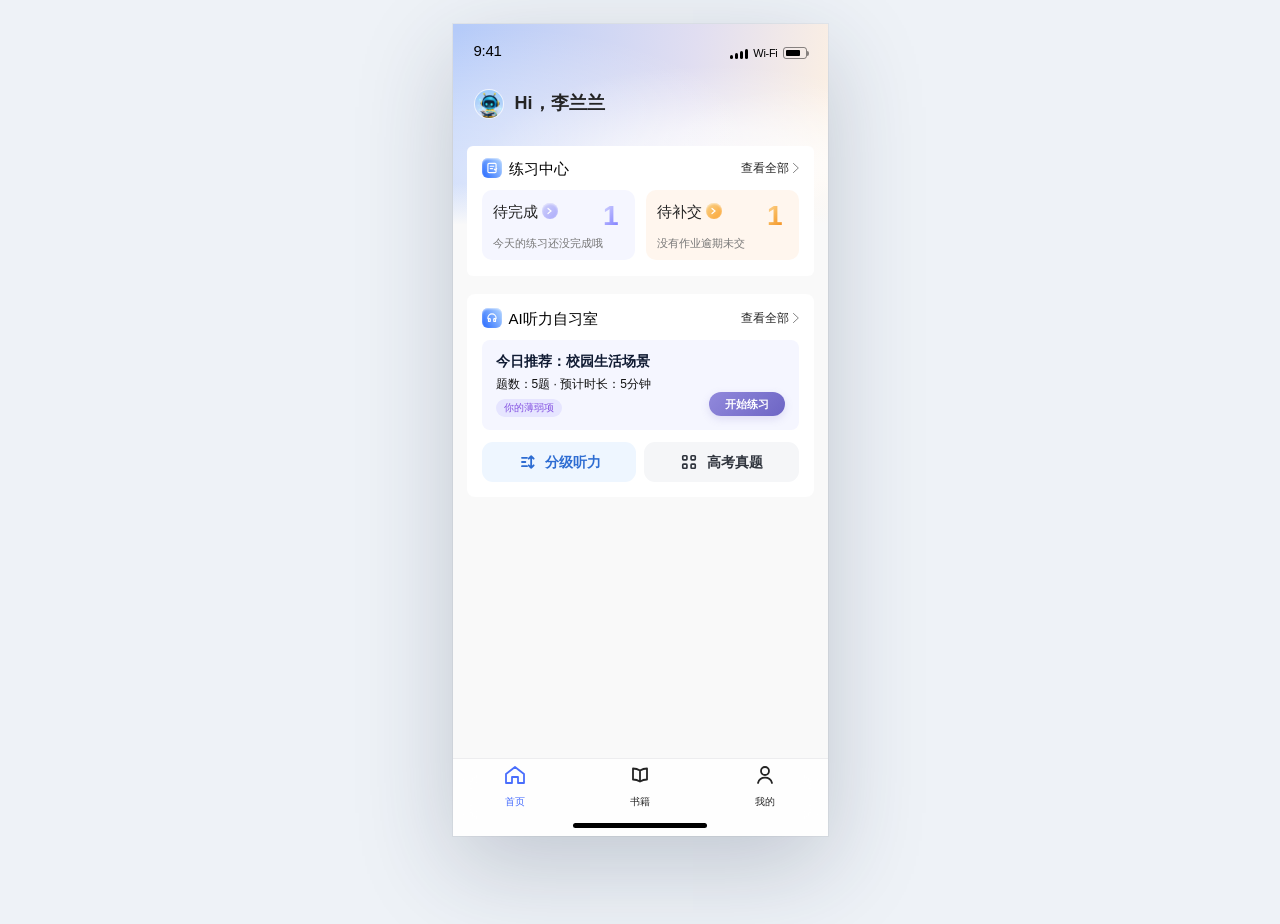
<file: index.html>
<!doctype html>
<html lang="zh-CN">
<head>
  <meta charset="utf-8">
  <meta name="viewport" content="width=device-width, initial-scale=1">
  <title>维克多学生端｜功能梳理</title>
  <style>
    :root {
      --bg: #f9f9f9;
      --ink: #242424;
      --muted: #777777;
      --blue: #496efc;
      --blue-deep: #3776ff;
      --action-blue: linear-gradient(236.7deg, #6ba2ff 19.82%, #3776ff 87.11%);
      --action-amber: linear-gradient(128deg, #f38a18 0%, #f8b454 52%, #ffdca0 100%);
      --line: rgba(36, 36, 36, .08);
      --card: #ffffff;
      font-family: -apple-system, BlinkMacSystemFont, "PingFang SC", "SF Pro Text",
        "Hiragino Sans GB", "Microsoft YaHei", Arial, sans-serif;
    }

    * { box-sizing: border-box; }
    html {
      overscroll-behavior: none;
    }
    body {
      margin: 0;
      min-height: 100vh;
      background: #eef2f7;
      color: var(--ink);
      letter-spacing: 0;
      overflow: hidden;
      overscroll-behavior: none;
    }
    button { font: inherit; cursor: pointer; }
    .phone {
      width: 375px;
      height: 812px;
      max-width: 100vw;
      max-height: 100vh;
      margin: 0 auto;
      background: var(--bg);
      overflow: hidden;
      position: relative;
      box-shadow: 0 0 0 1px rgba(0,0,0,.04), 0 30px 90px rgba(31,47,75,.22);
    }
    .app {
      height: 100%;
      display: grid;
      grid-template-rows: 1fr 78px;
      position: relative;
      overflow: hidden;
    }
    .view {
      grid-row: 1;
      display: none;
    }
    .view.active {
      display: block;
    }
    .screen {
      min-height: 0;
      overflow: auto;
      padding: 0 14px 18px;
      scrollbar-width: none;
      overscroll-behavior: contain;
    }
    .screen::-webkit-scrollbar { display: none; }
    .home-screen {
      background: #f9f9f9;
      padding-bottom: 26px;
    }
    .home-head {
      margin: 0 -14px;
      padding: 0 22px 16px;
      min-height: 200px;
      background:
        radial-gradient(ellipse 290px 150px at 12% 74%, rgba(255,255,255,.48) 0%, rgba(255,255,255,.35) 36%, rgba(255,255,255,.18) 66%, rgba(255,255,255,0) 96%),
        radial-gradient(ellipse 260px 116px at 70% 74%, rgba(255,255,255,.78) 0%, rgba(255,255,255,.58) 38%, rgba(255,255,255,.24) 66%, rgba(255,255,255,0) 92%),
        radial-gradient(ellipse 220px 92px at 102% 70%, rgba(255,255,255,.52) 0%, rgba(255,255,255,.22) 54%, rgba(255,255,255,0) 86%),
        radial-gradient(ellipse 260px 82px at 50% 104%, rgba(255,255,255,.38) 0%, rgba(255,255,255,.16) 50%, rgba(255,255,255,0) 84%),
        linear-gradient(97.917886deg, rgb(181, 203, 249) 1.4639%, rgb(225, 222, 241) 61.232%, rgb(251, 239, 227) 96.302%);
      position: relative;
      overflow: hidden;
    }
    .home-head::after {
      content: "";
      position: absolute;
      left: 0;
      right: 0;
      bottom: -1px;
      height: 42px;
      background: linear-gradient(180deg, rgba(249,249,249,0) 0%, rgba(249,249,249,.58) 62%, #f9f9f9 100%);
      pointer-events: none;
    }
    .home-greeting {
      display: flex;
      align-items: center;
      gap: 12px;
      margin-top: 22px;
      position: relative;
      z-index: 1;
    }
    .home-avatar {
      width: 28px;
      height: 28px;
      border-radius: 50%;
      border: 0;
      padding: 0;
      background: #fff url("assets/brand/victor-avatar-reading.jpg") center / cover no-repeat;
      box-shadow: 0 0 0 1px rgba(255,255,255,.7);
      flex: 0 0 auto;
      cursor: default;
    }
    .home-title {
      margin: 0;
      font-size: 18px;
      line-height: 1.2;
      font-weight: 600;
    }
    .home-title span {
      margin-left: 0;
    }
    .home-stack {
      display: grid;
      gap: 18px;
      margin-top: -78px;
      position: relative;
      z-index: 2;
    }
    .practice-panel {
      background: #fff;
      border-radius: 6px;
      padding: 14px 15px 12px;
    }
    .practice-panel[aria-label="练习中心"] {
      padding: 12px 15px 8px;
    }
    .home-section-row {
      display: flex;
      align-items: center;
      justify-content: space-between;
      min-height: 20px;
      margin-bottom: 18px;
    }
    .practice-panel[aria-label="练习中心"] .home-section-row {
      margin-bottom: 12px;
    }
    .practice-panel[aria-label="AI听力自习室"] .home-section-row {
      margin-bottom: 12px;
    }
    .practice-panel[aria-label="AI听力自习室"] {
      background: #fff;
      border-radius: 8px;
      padding: 14px 15px 15px;
    }
    .home-section-title {
      margin: 0;
      font-size: 15px;
      line-height: 1;
      font-weight: 500;
      color: #000;
      display: inline-flex;
      align-items: center;
      gap: 7px;
    }
    .section-title-group {
      display: inline-flex;
      align-items: center;
      gap: 6px;
      min-width: 0;
    }
    .section-icon {
      width: 20px;
      height: 20px;
      border-radius: 6px;
      display: inline-grid;
      place-items: center;
      color: #fff;
      background: linear-gradient(236.7deg, #98c2ff 19.82%, #3776ff 87.11%);
      box-shadow: inset 0 1px 2px rgba(255,255,255,.65);
      flex: 0 0 auto;
    }
    .section-icon svg {
      width: 14px;
      height: 14px;
      display: block;
    }
    .section-level {
      font-size: 14px;
      line-height: 1;
      font-weight: 700;
      background: linear-gradient(270.37deg, #6497ff 1.37%, #98c2ff 97.43%);
      -webkit-background-clip: text;
      background-clip: text;
      color: transparent;
      white-space: nowrap;
    }
    .home-card {
      background: #fff;
      border-radius: 10px;
      padding: 14px 16px 20px;
      box-shadow: none;
    }
    .home-card-head {
      display: flex;
      align-items: center;
      justify-content: space-between;
      margin-bottom: 22px;
    }
    .home-card-title {
      display: inline-flex;
      align-items: center;
      gap: 8px;
      margin: 0;
      font-size: 14px;
      line-height: 1;
      font-weight: 400;
    }
    .home-card-title svg {
      color: var(--blue-deep);
    }
    .home-card-title img,
    .soft-action img {
      width: 24px;
      height: 24px;
      display: block;
      object-fit: contain;
    }
    .view-all {
      border: 0;
      background: transparent;
      padding: 0;
      font-size: 12px;
      line-height: 1;
      font-weight: 400;
      color: #242424;
      display: inline-flex;
      align-items: center;
      gap: 4px;
    }
    .view-all img {
      width: 6px;
      height: 10px;
      display: block;
    }
    .practice-grid {
      display: grid;
      grid-template-columns: repeat(2, minmax(0, 1fr));
      gap: 11px;
      padding: 0;
    }
    .practice-tile {
      border: 0;
      border-radius: 0;
      height: 97px;
      padding: 20px 11px 12px;
      display: grid;
      grid-template-columns: 1fr;
      align-items: start;
      text-align: left;
      color: inherit;
      background: transparent;
      position: relative;
      overflow: visible;
    }
    .practice-tile::before {
      content: "";
      position: absolute;
      inset: 0 0 auto;
      height: 85px;
      border-radius: 10px;
      z-index: 0;
    }
    .practice-tile.cool::before {
      background: #f5f6ff;
    }
    .practice-tile.warm::before {
      background: #fff6ee;
    }
    .practice-panel[aria-label="练习中心"] .practice-tile {
      height: 78px;
      padding: 15px 11px 8px;
    }
    .practice-panel[aria-label="练习中心"] .practice-tile::before {
      height: 70px;
    }
    .practice-panel[aria-label="练习中心"] .tile-main {
      gap: 4px;
      transform: translateY(-2px);
    }
    .practice-panel[aria-label="练习中心"] .tile-note {
      margin-top: 5px;
    }
    .practice-panel[aria-label="练习中心"] .practice-tile.cool .tile-note {
      margin-top: 15px;
    }
    .practice-panel[aria-label="练习中心"] .practice-tile.warm .tile-note {
      margin-top: 15px;
    }
    .tile-main {
      display: grid;
      gap: 12px;
      min-width: 0;
      position: relative;
      z-index: 2;
    }
    .tile-title {
      display: inline-flex;
      align-items: center;
      gap: 4px;
      font-size: 15px;
      line-height: 1;
      font-weight: 500;
      cursor: default;
    }
    .tile-title::after {
      content: "";
      width: 16px;
      height: 16px;
      border-radius: 50%;
      background:
        url("data:image/svg+xml,%3Csvg width='6' height='8' viewBox='0 0 6 8' fill='none' xmlns='http://www.w3.org/2000/svg'%3E%3Cpath d='M1 1.5L4 4L1 6.5' stroke='white' stroke-width='1.2' stroke-linecap='round'/%3E%3C/svg%3E") 56% 50% / 6px 8px no-repeat,
        linear-gradient(136.47deg, #c8c9fa 20.43%, #b4b4fb 73.63%);
      box-shadow: inset 0 1px 2px rgba(255,255,255,.6);
      flex: 0 0 auto;
    }
    .practice-tile.warm .tile-title::after {
      background:
        url("data:image/svg+xml,%3Csvg width='6' height='8' viewBox='0 0 6 8' fill='none' xmlns='http://www.w3.org/2000/svg'%3E%3Cpath d='M1 1.5L4 4L1 6.5' stroke='white' stroke-width='1.2' stroke-linecap='round'/%3E%3C/svg%3E") 56% 50% / 6px 8px no-repeat,
        linear-gradient(136.47deg, #f9c978 20.43%, #fbb04a 73.63%);
    }
    .tile-count {
      position: absolute;
      right: 16px;
      top: 14px;
      font-size: 28px;
      line-height: 1;
      font-weight: 700;
      color: transparent;
      background: linear-gradient(128deg, #ffdca0 0%, #f8b454 48%, #f38a18 100%);
      -webkit-background-clip: text;
      background-clip: text;
      z-index: 2;
    }
    .practice-tile.cool .tile-count {
      background-image: linear-gradient(128deg, #d9dafe 0%, #aaa9ff 48%, #7677ff 100%);
    }
    .practice-panel[aria-label="练习中心"] .tile-count {
      top: 12px;
    }
    .ai-study-card {
      width: 100%;
      height: 100px;
      border: 0;
      border-radius: 10px;
      background: #f5f8ff;
      padding: 14px;
      display: grid;
      align-content: start;
      gap: 0;
      text-align: left;
      color: #242424;
      position: relative;
      overflow: hidden;
    }
    .ai-study-action {
      width: 75px;
      height: 26px;
      border-radius: 14.5px;
      background: linear-gradient(136.47deg, #9ec8ff 20.43%, #7fb2ff 73.63%);
      color: #fff;
      display: grid;
      place-items: center;
      font-size: 12px;
      line-height: 1;
      font-weight: 400;
      white-space: nowrap;
      box-shadow: inset 0 1px 2px rgba(255,255,255,.6);
    }
    .ai-study-line {
      display: block;
      font-size: 14px;
      line-height: 1;
      font-weight: 500;
      white-space: nowrap;
    }
    .ai-study-line:first-of-type {
      margin-bottom: 16px;
    }
    .ai-study-divider {
      display: block;
      width: 100%;
      height: 1px;
      background: rgba(151, 194, 255, .28);
      margin: 16px 0;
    }
    .gradient-word {
      background: var(--action-blue);
      -webkit-background-clip: text;
      background-clip: text;
      color: transparent;
      font-weight: 800;
    }
    .ai-study-meta {
      display: block;
      font-size: 11px;
      line-height: 1;
      color: #777;
      font-weight: 400;
      white-space: nowrap;
    }
    .ai-topic {
      display: grid;
      grid-template-columns: 1fr auto;
      gap: 6px 12px;
      align-items: center;
    }
    .ai-topic-head {
      display: grid;
      grid-template-columns: 13px 1fr;
      gap: 6px;
      min-width: 0;
    }
    .ai-topic-head::before {
      content: "";
      width: 13px;
      height: 13px;
      background:
        linear-gradient(#7db0ff, #7db0ff) 1px 1px / 2px 12px no-repeat,
        linear-gradient(236.7deg, #b9d7ff 19.82%, #7db0ff 87.11%) 3px 1px / 9px 7px no-repeat;
      clip-path: polygon(0 0, 100% 0, 82% 32%, 100% 64%, 23% 64%, 23% 100%, 0 100%);
      align-self: center;
      grid-column: 1;
      grid-row: 1;
    }
    .ai-topic-title {
      font-size: 12px;
      line-height: 1;
      font-weight: 500;
      color: #242424;
      white-space: nowrap;
      grid-column: 2;
    }
    .ai-topic .ai-study-meta {
      grid-column: 2;
    }
    .ai-home-entry-grid {
      display: grid;
      grid-template-columns: repeat(2, minmax(0, 1fr));
      gap: 8px;
      margin-top: 12px;
    }
    .ai-home-entry-card {
      height: 40px;
      border: 0;
      border-radius: 11px;
      padding: 0 14px;
      text-align: center;
      display: flex;
      align-items: center;
      justify-content: center;
      gap: 8px;
      align-items: center;
      overflow: hidden;
      position: relative;
      box-shadow: none;
    }
    .ai-home-entry-card.level {
      background: #eef6ff;
      color: #2d6cd2;
    }
    .ai-home-entry-card.exam {
      background: #f5f6f8;
      color: #2f343d;
    }
    .ai-home-entry-title {
      font-size: 14px;
      line-height: 1;
      font-weight: 700;
      white-space: nowrap;
      position: relative;
      z-index: 1;
    }
    .ai-home-entry-icon {
      width: 20px;
      height: 20px;
      display: inline-flex;
      align-items: center;
      justify-content: center;
      flex: 0 0 20px;
      color: currentColor;
    }
    .ai-home-entry-icon svg {
      width: 20px;
      height: 20px;
      display: block;
    }
    .ai-plan-card {
      width: 100%;
      border: 0;
      border-radius: 0;
      background: transparent;
      box-shadow: none;
      overflow: visible;
      position: relative;
      color: #10224b;
    }
    .ai-plan-hero {
      aspect-ratio: 1765 / 862;
      height: auto;
      padding: 0;
      border-radius: 6px;
      position: relative;
      overflow: hidden;
    }
    .ai-plan-card-image {
      width: 100%;
      height: 100%;
      display: block;
      object-fit: cover;
      transform: scale(1.03);
      transform-origin: center;
    }
    .ai-plan-title {
      margin: 0 0 8px;
      color: #102a63;
      font-size: 16px;
      line-height: 1.12;
      font-weight: 800;
      letter-spacing: 0;
      position: relative;
      z-index: 2;
    }
    .ai-plan-level {
      display: flex;
      align-items: baseline;
      gap: 0;
      margin-bottom: 10px;
      color: #2f75ff;
      position: relative;
      z-index: 2;
      white-space: nowrap;
      transform: translateY(20px);
    }
    .ai-plan-level-main {
      font-size: 36px;
      line-height: .9;
      font-weight: 800;
      background: linear-gradient(180deg, #4da0ff 0%, #1768ff 100%);
      -webkit-background-clip: text;
      background-clip: text;
      color: transparent;
    }
    .ai-plan-level-total {
      font-size: 14px;
      line-height: 1;
      font-weight: 500;
      color: #102a63;
    }
    .ai-plan-stats {
      display: grid;
      gap: 0;
      width: 172px;
      margin-top: 38px;
      position: relative;
      z-index: 2;
    }
    .ai-plan-stat {
      display: grid;
      grid-template-columns: 108px auto;
      align-items: center;
      column-gap: 8px;
    }
    .ai-plan-stat-value {
      display: block;
      color: #102a63;
      font-size: 13px;
      line-height: 1;
      font-weight: 500;
      white-space: nowrap;
    }
    .ai-plan-progress {
      display: block;
      width: 108px;
      height: 8px;
      margin-top: 0;
      border-radius: 999px;
      background: rgba(255,255,255,.94);
      overflow: hidden;
    }
    .ai-plan-progress::before {
      content: "";
      display: block;
      height: 100%;
      width: var(--progress, 70%);
      border-radius: inherit;
      background: linear-gradient(90deg, #7fa7cc 0%, #a9c2dc 100%);
    }
    .ai-plan-continue {
      width: 92px;
      height: 34px;
      margin-top: 0;
      border: 0;
      border-radius: 999px;
      background: transparent;
      color: transparent;
      font-size: 0;
      box-shadow: none;
      position: absolute;
      right: 76px;
      top: 126px;
      z-index: 4;
      cursor: pointer;
    }
    .ai-plan-robot {
      position: absolute;
      right: -10px;
      top: 22px;
      width: 121px;
      height: auto;
      z-index: 1;
      filter: drop-shadow(0 14px 16px rgba(52, 108, 191, .18));
      pointer-events: none;
    }
    .ai-plan-options {
      margin: -2px 0 0;
      height: 140px;
      padding: 10px 18px;
      border-radius: 0;
      background: rgba(255,255,255,.9);
      backdrop-filter: blur(8px);
      position: relative;
      z-index: 3;
    }
    .ai-plan-option {
      width: 100%;
      min-height: 60px;
      border: 0;
      background: transparent;
      color: #1f2a44;
      display: grid;
      grid-template-columns: 40px 1fr 36px;
      align-items: center;
      gap: 10px;
      padding: 0;
      text-align: left;
    }
    .ai-plan-option + .ai-plan-option {
      border-top: 1px solid rgba(99, 146, 223, .22);
    }
    .ai-plan-option-icon {
      width: 34px;
      height: 34px;
      border-radius: 0;
      display: grid;
      place-items: center;
      color: #3578ff;
      background: transparent;
      border: 0;
      box-shadow: none;
    }
    .ai-plan-option-icon.warm {
      color: #ff9a20;
      border: 0;
      box-shadow: none;
    }
    .ai-plan-option-icon svg {
      width: 24px;
      height: 24px;
    }
    .ai-plan-option-icon img {
      width: 32px;
      height: 32px;
      display: block;
      object-fit: contain;
    }
    .ai-plan-option-copy {
      min-width: 0;
    }
    .ai-plan-option-headline {
      display: flex;
      align-items: baseline;
      gap: 8px;
      min-width: 0;
      white-space: nowrap;
    }
    .ai-plan-option-title {
      display: block;
      color: #19233d;
      font-size: 16px;
      line-height: 1.15;
      font-weight: 800;
      white-space: nowrap;
    }
    .ai-plan-option-desc,
    .ai-plan-option-meta {
      display: block;
      margin-top: 6px;
      color: #4d5565;
      font-size: 13px;
      line-height: 1;
      font-weight: 400;
      white-space: nowrap;
    }
    .ai-plan-option-headline .ai-plan-option-desc {
      margin-top: 0;
    }
    .ai-plan-option-arrow {
      width: 16px;
      height: 16px;
      border-radius: 50%;
      border: 0;
      background: linear-gradient(136.47deg, #b9d7ff 20.43%, #7db0ff 73.63%);
      box-shadow: inset 0 1px 2px rgba(255,255,255,.6);
      display: grid;
      place-items: center;
      color: #fff;
      justify-self: end;
    }
    .ai-plan-option-arrow svg {
      width: 8px;
      height: 8px;
    }
    .ai-study-all-screen {
      height: 100%;
      padding: 0 14px 18px;
      background: #f9f9f9;
      overflow: auto;
      position: relative;
      scrollbar-width: none;
    }
    .ai-study-all-screen::-webkit-scrollbar {
      display: none;
    }
    .ai-study-all-screen::before {
      content: "";
      position: absolute;
      inset: 0;
      background:
        radial-gradient(circle at 16% 4%, rgba(88,135,255,.24), transparent 32%),
        radial-gradient(circle at 92% 7%, rgba(255,181,90,.18), transparent 28%),
        linear-gradient(180deg, #f6f9ff 0%, #f9f9f9 45%, #f9f9f9 100%);
      pointer-events: none;
    }
    .ai-study-all-screen > * {
      position: relative;
      z-index: 1;
    }
    .ai-study-all-screen .ai-study-all-top {
      margin-bottom: 12px;
    }
    .ai-study-all-nav {
      height: 38px;
      display: grid;
      grid-template-columns: 34px minmax(0, 1fr) 34px;
      align-items: center;
      margin-bottom: 12px;
    }
    .ai-study-all-back {
      width: 34px;
      height: 34px;
      border: 0;
      background: transparent;
      padding: 0;
      display: grid;
      place-items: center;
      cursor: pointer;
      appearance: none;
    }
    .ai-study-all-back img {
      width: 18px;
      height: 18px;
      transform: rotate(180deg);
    }
    .ai-study-all-title {
      margin: 0;
      color: #10224b;
      font-size: 18px;
      line-height: 1;
      font-weight: 800;
      text-align: center;
    }
    .ai-study-all-content {
      display: grid;
      gap: 11px;
      padding-bottom: 10px;
    }
    .ai-study-all-hero {
      width: 100%;
      aspect-ratio: 1023 / 453;
      border-radius: 8px;
      border: 0;
      padding: 0;
      background: #0f74dd;
      position: relative;
      overflow: hidden;
      box-shadow: 0 8px 18px rgba(42, 103, 176, .14);
      cursor: pointer;
      appearance: none;
    }
    .ai-study-all-hero-image {
      display: block;
      width: 100%;
      height: 100%;
      object-fit: cover;
      user-select: none;
      -webkit-user-drag: none;
    }
    .ai-study-all-section-title {
      margin: 5px 2px 0;
      color: #10224b;
      font-size: 16px;
      line-height: 1;
      font-weight: 800;
    }
    .ai-study-recommend-card,
    .ai-study-category-card {
      width: 100%;
      border: 0;
      border-radius: 8px;
      background: #fff;
      color: #17233d;
      text-align: left;
      display: grid;
      position: relative;
      box-shadow: 0 8px 18px rgba(60,95,150,.08);
    }
    .ai-study-recommend-card {
      min-height: 158px;
      grid-template-columns: 86px minmax(0, 1fr);
      gap: 12px;
      align-items: start;
      padding: 16px 16px 58px;
      border: 1px solid rgba(255,180,48,.75);
    }
    .practice-panel[aria-label="AI听力自习室"] .ai-study-recommend-card,
    .ai-study-all-screen .ai-study-recommend-card {
      margin-top: 12px;
      border: 0;
      background: #f5f6ff;
      min-height: 90px;
      height: 90px;
      grid-template-columns: minmax(0, 1fr);
      gap: 0;
      padding: 12px 14px;
      box-shadow: none;
      align-items: center;
    }
    .ai-study-all-screen .ai-study-recommend-card {
      background: #fff;
    }
    .practice-panel[aria-label="AI听力自习室"] .ai-study-recommend-icon,
    .practice-panel[aria-label="AI听力自习室"] .ai-study-recommend-icon img,
    .ai-study-all-screen .ai-study-recommend-icon,
    .ai-study-all-screen .ai-study-recommend-icon img {
      width: 22px;
      height: 22px;
    }
    .practice-panel[aria-label="AI听力自习室"] .ai-study-recommend-icon,
    .ai-study-all-screen .ai-study-recommend-icon {
      margin-top: -1px;
    }
    .ai-study-recommend-icon,
    .ai-study-category-icon {
      border-radius: 8px;
      display: grid;
      place-items: center;
      overflow: visible;
    }
    .ai-study-recommend-icon {
      width: 82px;
      height: 82px;
      margin-left: 0;
    }
    .ai-study-recommend-icon img {
      width: 82px;
      height: 82px;
      object-fit: contain;
    }
    .ai-study-recommend-copy,
    .ai-study-category-copy {
      min-width: 0;
    }
    .practice-panel[aria-label="AI听力自习室"] .ai-study-recommend-card .ai-study-recommend-copy,
    .ai-study-all-screen .ai-study-recommend-card .ai-study-recommend-copy {
      align-self: center;
      padding-right: 86px;
    }
    .ai-study-recommend-title,
    .ai-study-category-title {
      display: block;
      color: #101b33;
      font-size: 16px;
      line-height: 1.25;
      font-weight: 700;
      white-space: nowrap;
    }
    .practice-panel[aria-label="AI听力自习室"] .ai-study-recommend-card .ai-study-recommend-title,
    .ai-study-all-screen .ai-study-recommend-card .ai-study-recommend-title {
      font-size: 14px;
      line-height: 1.15;
    }
    .ai-study-recommend-title-row {
      display: flex;
      align-items: flex-start;
      flex-direction: column;
      gap: 6px;
      min-width: 0;
    }
    .ai-study-recommend-title-row .ai-study-tag.hot {
      color: #8351e1;
      background: #e6e5ff;
    }
    .ai-study-recommend-meta,
    .ai-study-category-desc {
      display: block;
      margin-top: 7px;
      color: #111;
      font-size: 12px;
      line-height: 1.35;
      font-weight: 400;
    }
    .ai-study-category-card .ai-study-category-desc {
      width: 200px;
      max-width: 100%;
    }
    .ai-study-recommend-info-row {
      display: flex;
      align-items: center;
      gap: 7px;
      min-width: 0;
      margin-top: 7px;
    }
    .ai-study-recommend-info-row .ai-study-recommend-meta {
      margin-top: 0;
      flex: 0 0 auto;
    }
    .ai-study-recommend-info-row .ai-study-tags {
      margin-top: 0;
      flex-wrap: nowrap;
      gap: 5px;
    }
    .ai-study-tags {
      margin-top: 10px;
      display: flex;
      flex-wrap: wrap;
      gap: 8px;
    }
    .ai-study-recommend-card > .ai-study-recommend-copy > .ai-study-tags {
      margin-top: 7px;
      gap: 5px;
    }
    .ai-study-tag {
      height: 18px;
      display: inline-flex;
      align-items: center;
      padding: 0 8px;
      border-radius: 999px;
      color: #2f80ed;
      background: #e9f4ff;
      font-size: 10px;
      line-height: 1;
      white-space: nowrap;
    }
    .ai-study-tag.hot {
      color: #ff6b6b;
      background: #fff1f2;
    }
    .ai-study-recommend-card > .ai-study-recommend-copy > .ai-study-tags .ai-study-tag.hot {
      color: #8351e1;
      background: #e6e5ff;
    }
    .ai-study-recommend-action {
      position: absolute;
      left: 16px;
      right: 16px;
      bottom: 14px;
      height: 36px;
      border-radius: 8px;
      background: linear-gradient(180deg, #52a9ff 0%, #2178ed 100%);
      color: #fff;
      display: inline-flex;
      align-items: center;
      justify-content: center;
      font-size: 14px;
      line-height: 1;
      font-weight: 700;
      box-shadow: 0 4px 10px rgba(55,118,255,.22);
    }
    .practice-panel[aria-label="AI听力自习室"] .ai-study-recommend-action,
    .ai-study-all-screen .ai-study-recommend-action {
      left: auto;
      right: 14px;
      bottom: 14px;
      width: 76px;
      height: 24px;
      border-radius: 12px;
      font-size: 11px;
      background: linear-gradient(135deg, #9189dc 0%, #6d65c4 100%);
      box-shadow: 0 3px 8px rgba(109,101,196,.18);
    }
    .ai-study-recommend-next {
      width: 18px;
      height: 18px;
      border-radius: 50%;
      background:
        url("data:image/svg+xml,%3Csvg width='6' height='8' viewBox='0 0 6 8' fill='none' xmlns='http://www.w3.org/2000/svg'%3E%3Cpath d='M1 1.5L4 4L1 6.5' stroke='white' stroke-width='1.2' stroke-linecap='round'/%3E%3C/svg%3E") 56% 50% / 6px 8px no-repeat,
        linear-gradient(136.47deg, #c8c9fa 20.43%, #b4b4fb 73.63%);
      box-shadow: inset 0 1px 2px rgba(255,255,255,.6);
      align-self: center;
      justify-self: end;
      transform: translateX(-5px);
    }
    .practice-panel[aria-label="AI听力自习室"] .ai-study-recommend-next,
    .ai-study-all-screen .ai-study-recommend-next {
      display: none;
    }
    .ai-study-category-list {
      display: grid;
      gap: 10px;
    }
    .ai-study-category-card {
      min-height: 112px;
      grid-template-columns: 78px minmax(0, 1fr) 16px;
      gap: 8px;
      align-items: center;
      padding: 12px;
      overflow: hidden;
    }
    .ai-study-category-icon {
      width: 78px;
      height: 78px;
      margin-left: 0;
    }
    .ai-study-category-icon img {
      width: 78px;
      height: 78px;
      object-fit: contain;
    }
    .ai-study-category-badge {
      position: absolute;
      top: 0;
      right: 0;
      height: 24px;
      padding: 0 11px;
      border: 1px solid #d7e6ff;
      border-top: 0;
      border-right: 0;
      border-radius: 0 8px 0 10px;
      background: #f3f8ff;
      color: #2878f6;
      display: inline-flex;
      align-items: center;
      justify-content: center;
      font-size: 11px;
      line-height: 1;
      font-weight: 500;
      white-space: nowrap;
    }
    .ai-study-category-actions {
      align-self: stretch;
      display: flex;
      align-items: center;
      justify-content: flex-end;
      gap: 4px;
      padding-top: 15px;
    }
    .ai-study-category-arrow {
      width: 15px;
      height: 24px;
      display: grid;
      place-items: center;
      color: #0d1c3f;
      background: transparent;
      box-shadow: none;
    }
    .ai-study-category-arrow svg {
      width: 13px;
      height: 18px;
    }
    .ai-study-category-tags,
    .ai-study-category-progress {
      margin-top: 7px;
      display: flex;
      gap: 3px;
      flex-wrap: nowrap;
    }
    .ai-study-category-tag {
      min-height: 17px;
      padding: 0 4px;
      border-radius: 999px;
      display: inline-flex;
      align-items: center;
      justify-content: center;
      font-size: 9px;
      line-height: 1;
      font-weight: 600;
      white-space: nowrap;
      letter-spacing: -0.05em;
    }
    .ai-study-category-tag.info {
      background: #edf6ff;
      color: #5b9fe8;
    }
    .ai-study-category-tag.hot {
      background: #fff1f2;
      color: #ef6f75;
    }
    .ai-level-map-screen {
      height: 100%;
      padding: 0;
      overflow: hidden;
      background: #eef6ff;
      position: relative;
    }
    .ai-level-map-image {
      display: block;
      width: 100%;
      height: 100%;
      object-fit: cover;
      object-position: center top;
      transform: scaleY(1.02);
      transform-origin: center top;
      user-select: none;
      -webkit-user-drag: none;
    }
    .ai-level-current-level {
      position: absolute;
      left: 67%;
      top: 74%;
      z-index: 2;
      color: #111827;
      font-size: 14px;
      line-height: 1;
      font-weight: 500;
      letter-spacing: 0;
      text-shadow: 0 1px 3px rgba(42, 126, 255, .12);
      transform: translate(13px, 130px);
      pointer-events: none;
    }
    .ai-level-map-title-cover {
      position: absolute;
      left: 25%;
      top: 3.1%;
      z-index: 3;
      min-width: 50%;
      height: 40px;
      display: inline-flex;
      align-items: center;
      justify-content: center;
      border-radius: 14px;
      background: rgba(246, 250, 255, .92);
      color: #10224b;
      font-size: 17px;
      line-height: 1;
      font-weight: 700;
      letter-spacing: -0.02em;
      box-shadow: none;
      isolation: isolate;
      pointer-events: none;
    }
    .ai-level-map-title-cover::before {
      content: "";
      position: absolute;
      inset: -6px -8px;
      z-index: -1;
      border-radius: 18px;
      background: rgba(246, 250, 255, .72);
      filter: blur(7px);
    }
    .ai-level-hotspot {
      position: absolute;
      z-index: 2;
      border: 0;
      padding: 0;
      background: transparent;
      color: transparent;
      appearance: none;
      cursor: pointer;
    }
    .ai-level-hotspot.back {
      left: 3%;
      top: 2.5%;
      width: 12%;
      height: 6%;
    }
    .ai-level-hotspot.level-one {
      left: 30%;
      top: 72%;
      width: 38%;
      height: 15%;
      transform: translateY(100px);
    }
    .ai-level-hotspot.level-two {
      left: 30%;
      top: 54%;
      width: 40%;
      height: 16%;
      transform: translateY(50px);
    }
    .ai-action-grid {
      display: grid;
      grid-template-columns: repeat(2, 154px);
      justify-content: center;
      gap: 8px;
      margin-top: 8px;
      margin-bottom: 14px;
    }
    .ai-soft-button {
      border: 0;
      border-radius: 8px;
      width: 154px;
      height: 55px;
      font-size: 14px;
      line-height: 1;
      font-weight: 600;
      color: #fff;
      background: linear-gradient(90.25deg, rgba(61, 131, 239, .68) 19.6%, rgba(155, 187, 255, .68) 90.19%);
      backdrop-filter: blur(1.5px);
      display: inline-flex;
      align-items: center;
      justify-content: flex-start;
      padding: 0 66px 0 18px;
      position: relative;
      overflow: visible;
    }
    .ai-soft-button::before {
      content: none;
    }
    .ai-soft-button::after {
      content: "";
      position: absolute;
      right: 56px;
      top: 13px;
      width: 8px;
      height: 8px;
      border-radius: 1px;
      background: #fce0c7;
      opacity: .6;
      transform: rotate(45deg);
    }
    .ai-soft-button.warm {
      color: #fff;
      background: linear-gradient(90.25deg, rgba(239, 154, 32, .68) 19.6%, rgba(249, 179, 65, .68) 90.19%);
      backdrop-filter: blur(1.5px);
      width: 154px;
      height: 55px;
      border-radius: 8px;
      justify-content: flex-start;
      padding: 0 66px 0 18px;
      overflow: visible;
    }
    .ai-soft-button.warm::before {
      content: none;
    }
    .ai-soft-button.warm::after {
      content: "";
      position: absolute;
      right: 56px;
      top: 13px;
      width: 8px;
      height: 8px;
      border-radius: 1px;
      background: #fce0c7;
      opacity: .6;
      transform: rotate(45deg);
    }
    .button-icon {
      width: 50px;
      height: 50px;
      color: currentColor;
      display: block;
      position: absolute;
      right: -4px;
      top: -9px;
      z-index: 2;
      pointer-events: none;
    }
    .button-icon svg,
    .button-icon img {
      width: 100%;
      height: 100%;
      display: block;
    }
    .ai-soft-button > :not(.button-icon) {
      position: relative;
      z-index: 3;
    }
    .home-plan-card {
      background: #fff;
      border-radius: 10px;
      padding: 18px 17px 17px;
      display: grid;
      grid-template-columns: 1fr auto;
      align-items: center;
      gap: 9px 14px;
    }
    .home-plan-card.no-meta {
      background: #fff;
    }
    .home-plan-head {
      display: contents;
    }
    .home-plan-title {
      margin: 0;
      font-size: 15px;
      line-height: 1.2;
      font-weight: 500;
      color: #242424;
      display: inline-flex;
      align-items: center;
      gap: 7px;
      grid-column: 1;
      grid-row: 1;
    }
    .home-plan-icon {
      width: 20px;
      height: 20px;
      border-radius: 6px;
      display: inline-grid;
      place-items: center;
      color: #fff;
      background: linear-gradient(236.7deg, #98c2ff 19.82%, #3776ff 87.11%);
      box-shadow: inset 0 1px 2px rgba(255,255,255,.65);
      flex: 0 0 auto;
    }
    .home-plan-icon.target {
      background: var(--action-amber);
    }
    .home-plan-icon svg {
      width: 14px;
      height: 14px;
      display: block;
    }
    .home-plan-meta {
      margin: 0;
      font-size: 12px;
      line-height: 1.4;
      font-weight: 400;
      color: #242424;
      display: grid;
      gap: 3px;
      grid-column: 1;
      grid-row: 2;
    }
    .home-plan-button {
      border: 0;
      border-radius: 14.5px;
      min-width: 75px;
      height: 26px;
      padding: 0 14px;
      display: inline-flex;
      align-items: center;
      justify-content: center;
      background: var(--action-blue);
      color: #fff;
      font-size: 12px;
      line-height: 1;
      font-weight: 400;
      white-space: nowrap;
      box-shadow: 0 3px 8px rgba(65, 126, 243, .18);
      flex: 0 0 auto;
      grid-column: 2;
      grid-row: 1 / span 2;
      align-self: center;
    }
    .home-plan-card.no-meta .home-plan-button {
      grid-row: 1;
      background: var(--action-amber);
      box-shadow: 0 3px 8px rgba(248, 180, 84, .22);
    }
    .tile-note {
      grid-column: 1 / -1;
      margin-top: 10px;
      font-size: 12px;
      line-height: 1;
      color: #777;
      white-space: nowrap;
      position: relative;
      z-index: 2;
    }
    .practice-tile .tile-note {
      font-size: 11px;
    }
    .badge-alert {
      position: absolute;
      left: 67px;
      top: 23px;
      width: 16px;
      height: 16px;
      border-radius: 50%;
      border: 1px solid #ff5367;
      color: #ff4057;
      display: grid;
      place-items: center;
      font-size: 12px;
      line-height: 1;
      font-weight: 400;
      z-index: 3;
    }
    .tile-number {
      position: absolute;
      left: 92px;
      top: 24px;
      font-size: 14px;
      line-height: 1;
      font-weight: 400;
      z-index: 3;
    }
    .ai-card {
      padding-bottom: 28px;
    }
    .ai-diagnosis {
      margin: 0 0 34px;
      border-radius: 8px;
      background: #eaf3fd;
      padding: 12px 80px 14px 12px;
      display: grid;
      grid-template-columns: 1fr auto;
      gap: 8px 10px;
      align-items: center;
      position: relative;
      overflow: hidden;
    }
    .diagnosis-art {
      position: absolute;
      right: 10px;
      bottom: 6px;
      width: 58px;
      height: 58px;
      object-fit: contain;
      opacity: .92;
    }
    .diagnosis-title {
      grid-column: 1 / -1;
      font-size: 16px;
      line-height: 1.55;
      font-weight: 400;
    }
    .diagnosis-meta {
      font-size: 12px;
      line-height: 1.2;
      color: #242424;
      font-weight: 400;
    }
    .primary-pill {
      border: 0;
      border-radius: 9px;
      background: linear-gradient(180deg, #3889ef 0%, #2474da 100%);
      color: #fff;
      min-width: 70px;
      height: 27px;
      padding: 0 14px;
      font-size: 12px;
      line-height: 1;
      font-weight: 400;
      box-shadow: 0 3px 8px rgba(38, 115, 218, .28);
    }
    .ai-actions {
      display: grid;
      grid-template-columns: 1fr 1fr;
      gap: 68px;
      padding: 0 16px;
    }
    .soft-action {
      border: 0;
      border-radius: 8px;
      min-height: 38px;
      display: inline-flex;
      align-items: center;
      justify-content: center;
      gap: 8px;
      font-size: 14px;
      font-weight: 400;
      color: #242424;
    }
    .soft-action img {
      width: 22px;
      height: 22px;
    }
    .soft-action.blue {
      background: #edf5fe;
      color: #2474da;
    }
    .soft-action.gold {
      background: #fbefd6;
      color: #242424;
    }
    .plan-block {
      padding: 2px 22px 0;
      display: grid;
      grid-template-columns: 1fr auto;
      gap: 12px;
      align-items: center;
    }
    .plan-title {
      grid-column: 1 / -1;
      margin: 0 0 -1px;
      font-size: 18px;
      line-height: 1.2;
      font-weight: 500;
    }
    .plan-meta {
      margin: 0;
      font-size: 12px;
      line-height: 1.4;
      color: #000;
      font-weight: 400;
    }
    .books-screen {
      min-height: 100%;
      padding: 0 14px 24px;
      background: #f9f9f9;
      position: relative;
    }
    .books-screen::before {
      content: "";
      position: absolute;
      top: 0;
      left: 0;
      right: 0;
      height: 200px;
      background:
        radial-gradient(ellipse 290px 150px at 12% 74%, rgba(255,255,255,.48) 0%, rgba(255,255,255,.35) 36%, rgba(255,255,255,.18) 66%, rgba(255,255,255,0) 96%),
        radial-gradient(ellipse 260px 116px at 70% 74%, rgba(255,255,255,.78) 0%, rgba(255,255,255,.58) 38%, rgba(255,255,255,.24) 66%, rgba(255,255,255,0) 92%),
        radial-gradient(ellipse 220px 92px at 102% 70%, rgba(255,255,255,.52) 0%, rgba(255,255,255,.22) 54%, rgba(255,255,255,0) 86%),
        radial-gradient(ellipse 260px 82px at 50% 104%, rgba(255,255,255,.38) 0%, rgba(255,255,255,.16) 50%, rgba(255,255,255,0) 84%),
        linear-gradient(97.917886deg, rgb(181, 203, 249) 1.4639%, rgb(225, 222, 241) 61.232%, rgb(251, 239, 227) 96.302%);
      pointer-events: none;
    }
    .books-screen::after {
      content: "";
      position: absolute;
      top: 158px;
      left: 0;
      right: 0;
      height: 42px;
      background: linear-gradient(180deg, rgba(249,249,249,0) 0%, rgba(249,249,249,.58) 62%, #f9f9f9 100%);
      pointer-events: none;
    }
    .books-header {
      margin: 22px 0 26px 6px;
      display: flex;
      align-items: baseline;
      justify-content: space-between;
      gap: 16px;
      position: relative;
      z-index: 1;
    }
    .books-title {
      margin: 0;
      font-size: 18px;
      line-height: 1;
      font-weight: 600;
      color: #000;
    }
    .books-total {
      font-size: 12px;
      line-height: 1;
      font-weight: 400;
      color: #777;
      white-space: nowrap;
    }
    .books-total strong {
      color: #006fff;
      font-size: 16px;
      font-weight: 400;
      margin-left: 6px;
    }
    .books-stack {
      display: grid;
      gap: 14px;
      position: relative;
      z-index: 1;
    }
    .books-tabs {
      margin: 6px 0 4px 6px;
      display: flex;
      align-items: center;
      gap: 28px;
      position: relative;
      min-height: 22px;
    }
    .books-tab {
      border: 0;
      background: transparent;
      padding: 0;
      font-size: 14px;
      line-height: 1;
      font-weight: 400;
      color: #777;
      position: relative;
    }
    .books-tab.active {
      color: #242424;
      font-weight: 500;
    }
    .books-tab.active::after {
      content: "";
      position: absolute;
      left: 0;
      bottom: -8px;
      width: 70px;
      height: 4px;
      border-radius: 2px;
      background: #496efc;
    }
    .books-card {
      background: #fff;
      border-radius: 8px;
      border: 0;
      width: 100%;
      color: #000;
    }
    .books-summary {
      min-height: 111px;
      display: grid;
      grid-template-columns: repeat(2, 1fr);
      align-items: center;
      padding: 24px 28px 22px;
      text-align: center;
    }
    .summary-item {
      display: grid;
      gap: 18px;
      justify-items: center;
    }
    .summary-label {
      font-size: 18px;
      line-height: 1;
      font-weight: 400;
    }
    .summary-value {
      font-size: 18px;
      line-height: 1;
      font-weight: 400;
    }
    .summary-value strong {
      margin-right: 4px;
      color: #006fff;
      font-size: 24px;
      line-height: 1;
      font-weight: 400;
    }
    .summary-value .time-unit {
      color: #006fff;
      font-size: 24px;
      font-weight: 400;
    }
    .book-item {
      min-height: 126px;
      display: grid;
      grid-template-columns: 72px minmax(0, 1fr);
      gap: 12px;
      align-items: center;
      padding: 16px;
      text-align: left;
      position: relative;
    }
    .book-cover-frame {
      width: 72px;
      height: 94px;
      align-self: center;
      border-radius: 6px;
      background: #eef7ef;
      display: grid;
      place-items: center;
      overflow: hidden;
      box-shadow: none;
    }
    .book-cover {
      width: 100%;
      height: 100%;
      display: block;
      border-radius: 4px;
      object-fit: cover;
      object-position: center top;
      transform: scale(1.05);
    }
    .book-info {
      min-width: 0;
      display: grid;
      align-content: start;
      gap: 9px;
      align-self: start;
      padding-top: 4px;
    }
    .book-name {
      margin: 0;
      font-size: 15px;
      line-height: 1.35;
      font-weight: 500;
      color: #000;
      white-space: normal;
      overflow: hidden;
      display: -webkit-box;
      -webkit-line-clamp: 2;
      -webkit-box-orient: vertical;
    }
    .book-detail {
      margin-top: 3px;
      font-size: 11px;
      line-height: 1;
      font-weight: 400;
      color: #aaa;
      white-space: nowrap;
      overflow: hidden;
      text-overflow: ellipsis;
    }
    .book-progress {
      position: absolute;
      left: 100px;
      bottom: 27px;
      display: flex;
      align-items: center;
      gap: 5px;
    }
    .book-progress-track {
      width: 86px;
      height: 4px;
      border-radius: 2px;
      background: #ddecfe;
      overflow: hidden;
      flex: 0 0 auto;
    }
    .book-progress-fill {
      display: block;
      width: 10%;
      height: 100%;
      border-radius: inherit;
      background: #496efc;
    }
    .book-progress-meta {
      font-size: 10px;
      line-height: 1;
      font-weight: 400;
      color: #aaa;
      white-space: nowrap;
    }
    .book-accuracy-tag {
      border-radius: 8px;
      background: #f3f4f7;
      color: #8b93a3;
      padding: 2px 5px;
    }
    .book-accuracy-tag.accuracy-good {
      background: #f3f4f7;
      color: #8b93a3;
    }
    .book-accuracy-tag.accuracy-perfect {
      background: #f3f4f7;
      color: #8b93a3;
    }
    .book-action {
      position: absolute;
      right: 16px;
      bottom: 20px;
      width: 75px;
      height: 26px;
      border-radius: 14.5px;
      background: var(--action-blue);
      color: #fff;
      display: inline-flex;
      align-items: center;
      justify-content: center;
      font-size: 12px;
      line-height: 150%;
      font-weight: 400;
      white-space: nowrap;
      box-shadow: 0 6px 12px rgba(73, 110, 252, .18);
    }
    .book-learning-screen {
      min-height: 100%;
      padding: 0 14px 24px;
      background: #f9f9f9;
    }
    .learn-top {
      margin: 0 -14px;
      padding: 0 14px 22px;
      background:
        radial-gradient(ellipse 260px 120px at 70% 70%, rgba(255,255,255,.75) 0%, rgba(255,255,255,.38) 56%, rgba(255,255,255,0) 92%),
        linear-gradient(97.917886deg, rgb(181, 203, 249) 1.4639%, rgb(225, 222, 241) 61.232%, rgb(251, 239, 227) 96.302%);
      position: relative;
      overflow: hidden;
    }
    .learn-nav {
      height: 44px;
      display: grid;
      grid-template-columns: 40px 1fr 40px;
      align-items: end;
      padding-bottom: 8px;
      position: relative;
      z-index: 1;
    }
    .learn-back {
      width: 32px;
      height: 32px;
      border: 0;
      background: transparent;
      color: #242424;
      display: grid;
      place-items: center;
      padding: 0;
    }
    .learn-page-title {
      margin: 0;
      font-size: 16px;
      line-height: 1;
      font-weight: 600;
      text-align: center;
    }
    .learn-book-card {
      margin-top: 14px;
      display: grid;
      grid-template-columns: 82px 1fr;
      gap: 14px;
      align-items: center;
      position: relative;
      z-index: 1;
    }
    .learn-cover-frame {
      width: 82px;
      height: 108px;
      border-radius: 8px;
      background: rgba(255,255,255,.58);
      overflow: hidden;
      box-shadow: 0 8px 24px rgba(55, 118, 255, .16);
    }
    .learn-cover-frame img {
      width: 100%;
      height: 100%;
      display: block;
      object-fit: cover;
      object-position: center top;
    }
    .learn-book-info {
      display: grid;
      gap: 10px;
      min-width: 0;
    }
    .learn-book-title {
      margin: 0;
      font-size: 17px;
      line-height: 1.35;
      font-weight: 600;
      color: #000;
    }
    .learn-book-meta {
      margin: 0;
      font-size: 12px;
      line-height: 1;
      color: #777;
    }
    .learn-progress-row {
      display: flex;
      align-items: center;
      gap: 7px;
    }
    .learn-progress-track {
      width: 118px;
      height: 5px;
      border-radius: 3px;
      background: rgba(255,255,255,.7);
      overflow: hidden;
    }
    .learn-progress-fill {
      display: block;
      width: 80%;
      height: 100%;
      border-radius: inherit;
      background: #496efc;
    }
    .learn-progress-text {
      font-size: 11px;
      line-height: 1;
      color: #777;
      white-space: nowrap;
    }
    .learn-primary {
      width: 112px;
      height: 32px;
      border: 0;
      border-radius: 16px;
      background: var(--action-blue);
      color: #fff;
      font-size: 14px;
      line-height: 1;
      font-weight: 500;
      box-shadow: 0 6px 14px rgba(73, 110, 252, .2);
    }
    .learn-stack {
      display: grid;
      gap: 12px;
      margin-top: 14px;
    }
    .learn-overview {
      display: grid;
      grid-template-columns: repeat(3, 1fr);
      gap: 9px;
    }
    .learn-stat {
      min-height: 64px;
      border-radius: 8px;
      background: #fff;
      display: grid;
      align-content: center;
      gap: 8px;
      text-align: center;
    }
    .learn-stat strong {
      font-size: 18px;
      line-height: 1;
      font-weight: 700;
      color: #3776ff;
    }
    .learn-stat span {
      font-size: 11px;
      line-height: 1;
      color: #777;
    }
    .learn-section {
      background: #fff;
      border-radius: 10px;
      padding: 14px 14px 4px;
    }
    .learn-section-head {
      display: flex;
      align-items: center;
      justify-content: space-between;
      margin-bottom: 12px;
    }
    .learn-section-title {
      margin: 0;
      font-size: 15px;
      line-height: 1;
      font-weight: 600;
    }
    .learn-filter {
      border: 0;
      background: #f5f8ff;
      color: #3776ff;
      border-radius: 12px;
      height: 24px;
      padding: 0 10px;
      font-size: 12px;
      line-height: 1;
      font-weight: 500;
    }
    .lesson-list {
      display: grid;
    }
    .lesson-item {
      border: 0;
      border-top: 1px solid var(--line);
      background: transparent;
      min-height: 66px;
      padding: 12px 0;
      display: grid;
      grid-template-columns: 36px 1fr auto;
      gap: 10px;
      align-items: center;
      text-align: left;
      color: inherit;
    }
    .lesson-item:first-child {
      border-top: 0;
    }
    .lesson-index {
      width: 32px;
      height: 32px;
      border-radius: 8px;
      display: grid;
      place-items: center;
      color: #fff;
      background: linear-gradient(136.47deg, #9ec8ff 20.43%, #7fb2ff 73.63%);
      font-size: 13px;
      line-height: 1;
      font-weight: 700;
      box-shadow: inset 0 1px 2px rgba(255,255,255,.55);
    }
    .lesson-info {
      display: grid;
      gap: 7px;
      min-width: 0;
    }
    .lesson-title {
      font-size: 14px;
      line-height: 1;
      font-weight: 500;
      color: #242424;
      white-space: nowrap;
      overflow: hidden;
      text-overflow: ellipsis;
    }
    .lesson-meta {
      font-size: 11px;
      line-height: 1;
      color: #777;
      white-space: nowrap;
    }
    .lesson-state {
      min-width: 58px;
      height: 24px;
      border-radius: 12px;
      display: inline-flex;
      align-items: center;
      justify-content: center;
      padding: 0 10px;
      font-size: 12px;
      line-height: 1;
      color: #3776ff;
      background: #eaf3ff;
      white-space: nowrap;
    }
    .lesson-state.active {
      color: #fff;
      background: var(--action-blue);
      box-shadow: 0 4px 10px rgba(73, 110, 252, .18);
    }
    .lesson-state.done {
      color: #777;
      background: #f2f3f5;
    }
    .app.learning-mode {
      grid-template-rows: 1fr 78px;
    }
    .app.ai-map-mode {
      grid-template-rows: 1fr 78px;
      background: #eef6ff;
    }
    .app.ai-map-mode .nav {
      display: grid;
    }
    .app.ai-study-all-mode {
      grid-template-rows: 1fr 74px;
      background: #f9f9f9;
    }
    .app.ai-study-all-mode .nav {
      display: grid;
    }
    .app.exercise-mode {
      background: #f9f9f9;
    }
    .app.exercise-mode::before {
      content: "";
      position: absolute;
      top: 0;
      left: 0;
      right: 0;
      height: 196px;
      background:
        radial-gradient(ellipse 290px 150px at 12% 74%, rgba(255,255,255,.48) 0%, rgba(255,255,255,.35) 36%, rgba(255,255,255,.18) 66%, rgba(255,255,255,0) 96%),
        radial-gradient(ellipse 260px 116px at 70% 74%, rgba(255,255,255,.78) 0%, rgba(255,255,255,.58) 38%, rgba(255,255,255,.24) 66%, rgba(255,255,255,0) 92%),
        radial-gradient(ellipse 220px 92px at 102% 70%, rgba(255,255,255,.52) 0%, rgba(255,255,255,.22) 54%, rgba(255,255,255,0) 86%),
        linear-gradient(97.917886deg, rgb(181, 203, 249) 1.4639%, rgb(225, 222, 241) 61.232%, rgb(251, 239, 227) 96.302%);
      pointer-events: none;
      z-index: 0;
    }
    .app.exercise-mode::after {
      content: "";
      position: absolute;
      top: 154px;
      left: 0;
      right: 0;
      height: 42px;
      background: linear-gradient(180deg, rgba(249,249,249,0) 0%, rgba(249,249,249,.58) 62%, #f9f9f9 100%);
      pointer-events: none;
      z-index: 0;
    }
    .app > .view,
    .app > .nav {
      position: relative;
      z-index: 1;
    }
    .app.exercise-mode,
    .app.analysis-mode {
      grid-template-rows: 1fr 24px;
    }
    .app.exercise-mode .nav,
    .app.analysis-mode .nav {
      height: 24px;
      grid-template-rows: 24px;
      border-top: 0;
      background: #fff;
      backdrop-filter: none;
    }
    .app.exercise-mode .nav-items,
    .app.analysis-mode .nav-items {
      display: none;
    }
    .book-learning-screen {
      padding: 0 14px 24px;
      background: #f9f9f9;
      position: relative;
    }
    .book-learning-screen::before {
      content: "";
      position: absolute;
      top: 0;
      left: 0;
      right: 0;
      height: 200px;
      background:
        radial-gradient(ellipse 290px 150px at 12% 74%, rgba(255,255,255,.48) 0%, rgba(255,255,255,.35) 36%, rgba(255,255,255,.18) 66%, rgba(255,255,255,0) 96%),
        radial-gradient(ellipse 260px 116px at 70% 74%, rgba(255,255,255,.78) 0%, rgba(255,255,255,.58) 38%, rgba(255,255,255,.24) 66%, rgba(255,255,255,0) 92%),
        radial-gradient(ellipse 220px 92px at 102% 70%, rgba(255,255,255,.52) 0%, rgba(255,255,255,.22) 54%, rgba(255,255,255,0) 86%),
        radial-gradient(ellipse 260px 82px at 50% 104%, rgba(255,255,255,.38) 0%, rgba(255,255,255,.16) 50%, rgba(255,255,255,0) 84%),
        linear-gradient(97.917886deg, rgb(181, 203, 249) 1.4639%, rgb(225, 222, 241) 61.232%, rgb(251, 239, 227) 96.302%);
      pointer-events: none;
    }
    .book-learning-screen::after {
      content: "";
      position: absolute;
      top: 158px;
      left: 0;
      right: 0;
      height: 42px;
      background: linear-gradient(180deg, rgba(249,249,249,0) 0%, rgba(249,249,249,.58) 62%, #f9f9f9 100%);
      pointer-events: none;
    }
    .learn-top {
      margin: 0 -14px;
      padding: 0 14px;
      background: transparent;
      overflow: visible;
      position: relative;
      z-index: 1;
    }
    .learn-nav {
      height: 48px;
      display: grid;
      grid-template-columns: 40px 1fr 40px;
      align-items: center;
      padding: 0;
    }
    .learn-back {
      width: 32px;
      height: 32px;
      color: #242424;
    }
    .learn-page-title {
      margin: 0;
      font-size: 15px;
      line-height: 1;
      font-weight: 600;
      text-align: center;
      white-space: nowrap;
      overflow: hidden;
      text-overflow: ellipsis;
    }
    .learn-tabs {
      margin-top: 16px;
      display: flex;
      align-items: center;
      gap: 28px;
      min-height: 25px;
      overflow: hidden;
      position: relative;
    }
    .learn-tab {
      border: 0;
      background: transparent;
      padding: 0 0 11px;
      font-size: 14px;
      line-height: 1;
      font-weight: 400;
      color: rgba(119,119,119,.6);
      white-space: nowrap;
      position: relative;
    }
    .learn-tab.active {
      color: #242424;
    }
    .learn-tab.active::after {
      content: "";
      position: absolute;
      left: 0;
      bottom: 20px;
      width: 18px;
      height: 4px;
      border-radius: 2px;
      background: #496efc;
    }
    .learn-filter-icon {
      margin-left: auto;
      width: 16px;
      height: 12px;
      border: 0;
      background:
        linear-gradient(#242424, #242424) 0 0 / 16px 2px no-repeat,
        linear-gradient(#242424, #242424) 0 5px / 16px 2px no-repeat,
        linear-gradient(#242424, #242424) 0 10px / 12px 2px no-repeat;
      flex: 0 0 auto;
    }
    .practice-summary {
      margin-top: 18px;
      min-height: 126px;
      border-radius: 8px;
      padding: 16px;
      background: #fff;
      color: #242424;
      position: relative;
      z-index: 1;
      display: grid;
      grid-template-columns: 72px minmax(0, 1fr);
      gap: 12px;
      align-items: center;
    }
    .learn-summary-card {
      margin-top: 0;
      position: relative;
      z-index: 1;
    }
    .book-directory {
      margin-top: 12px;
      background: #fff;
      border-radius: 10px;
      overflow: hidden;
      position: relative;
      z-index: 1;
    }
    .directory-group + .directory-group,
    .directory-action-row + .directory-action-row,
    .directory-group + .directory-action-row,
    .directory-action-row + .directory-group {
      border-top: 1px solid var(--line);
    }
    .directory-row,
    .directory-action-row {
      min-height: 53px;
      width: 100%;
      border: 0;
      background: transparent;
      display: grid;
      grid-template-columns: 18px minmax(0, 1fr) auto;
      align-items: center;
      gap: 4px;
      padding: 12px 14px;
      text-align: left;
      color: inherit;
    }
    .directory-row.has-accuracy {
      grid-template-columns: 18px minmax(0, 1fr) auto auto;
      column-gap: 6px;
    }
    .directory-icon {
      width: 14px;
      height: 14px;
      display: grid;
      place-items: center;
      color: #c8d0df;
      align-self: center;
    }
    .directory-icon svg {
      width: 14px;
      height: 14px;
      display: block;
    }
    .directory-title {
      min-width: 0;
      display: grid;
    }
    .directory-row.has-accuracy .directory-title {
      max-width: 168px;
    }
    .directory-name {
      font-size: 12px;
      line-height: 1.2;
      font-weight: 600;
      color: #242424;
      white-space: nowrap;
      overflow: hidden;
      text-overflow: ellipsis;
    }
    .directory-meta {
      display: none;
      font-size: 11px;
      line-height: 1;
      font-weight: 400;
      color: #aaa;
      white-space: nowrap;
    }
    .directory-unit-accuracy {
      border-radius: 8px;
      background: #f3f4f7;
      color: #8b93a3;
      padding: 2px 5px;
      font-size: 10px;
      line-height: 1;
      font-weight: 400;
      white-space: nowrap;
    }
    .directory-chevron {
      color: #777;
      font-size: 20px;
      line-height: 1;
      transition: transform .18s ease;
    }
    .directory-group.open .directory-chevron {
      transform: rotate(90deg);
    }
    .directory-children {
      display: none;
      padding: 0 0 8px;
    }
    .directory-group.open .directory-children {
      display: block;
    }
    .directory-child {
      min-height: 40px;
      display: grid;
      grid-template-columns: 14px minmax(0, 1fr) auto;
      align-items: center;
      gap: 6px;
      padding: 8px 14px 8px 50px;
      color: inherit;
    }
    .directory-child::before {
      content: "";
      width: 14px;
      height: 14px;
      background: url("data:image/svg+xml,%3Csvg viewBox='0 0 24 24' fill='none' xmlns='http://www.w3.org/2000/svg'%3E%3Cpath d='M7 4h10v16H7V4Z' stroke='%23c8d0df' stroke-width='1.8' stroke-linejoin='round'/%3E%3Cpath d='M10 8h4M10 12h4M10 16h3' stroke='%23c8d0df' stroke-width='1.6' stroke-linecap='round'/%3E%3C/svg%3E") center / 14px 14px no-repeat;
    }
    .directory-child + .directory-child {
      border-top: 1px solid rgba(36,36,36,.04);
    }
    .directory-child-name {
      min-width: 0;
      display: block;
      font-size: 12px;
      line-height: 1.2;
      font-weight: 400;
      color: #777;
      white-space: nowrap;
      overflow: hidden;
      text-overflow: ellipsis;
    }
    .directory-child-label {
      min-width: 0;
      display: inline-flex;
      align-items: center;
      gap: 6px;
    }
    .directory-child-actions {
      display: inline-flex;
      align-items: center;
      justify-content: flex-end;
      gap: 10px;
    }
    .directory-accuracy {
      border-radius: 8px;
      background: #f3f4f7;
      color: #8b93a3;
      padding: 2px 5px;
      font-size: 10px;
      line-height: 1;
      font-weight: 400;
      white-space: nowrap;
      flex: 0 0 auto;
    }
    .directory-do {
      width: 50px;
      height: 22px;
      border-radius: 8px;
      border: 0;
      background: #eef4ff;
      display: inline-flex;
      align-items: center;
      justify-content: center;
      color: #6995fe;
      font-size: 11px;
      line-height: 1;
      white-space: nowrap;
    }
    .directory-do.retake {
      background: #f3f4f7;
      color: #8b93a3;
    }
    .directory-do.answer-review {
      width: 56px;
      background: #eef9f1;
      color: #2f9e55;
    }
    .exercise-screen {
      height: calc(100% - 88px);
      padding: 0 14px 18px;
      background: transparent;
      position: relative;
      overscroll-behavior-y: contain;
    }
    .exercise-screen::before {
      content: none;
    }
    .exercise-screen::after {
      content: none;
    }
    .exercise-top,
    .exercise-stage {
      position: relative;
      z-index: 1;
    }
    .exercise-top {
      margin: 0 -14px;
      padding: 0 14px;
      position: sticky;
      top: 0;
      z-index: 5;
      background:
        radial-gradient(ellipse 290px 150px at 12% 74%, rgba(255,255,255,.48) 0%, rgba(255,255,255,.35) 36%, rgba(255,255,255,.18) 66%, rgba(255,255,255,0) 96%),
        radial-gradient(ellipse 260px 116px at 70% 74%, rgba(255,255,255,.78) 0%, rgba(255,255,255,.58) 38%, rgba(255,255,255,.24) 66%, rgba(255,255,255,0) 92%),
        linear-gradient(97.917886deg, rgb(181, 203, 249) 1.4639%, rgb(225, 222, 241) 61.232%, rgb(251, 239, 227) 96.302%);
    }
    .exercise-nav {
      height: 48px;
      display: grid;
      grid-template-columns: 64px 1fr 64px;
      align-items: center;
    }
    .exercise-nav-spacer {
      width: 34px;
      height: 34px;
      justify-self: end;
    }
    .exercise-back {
      width: 32px;
      height: 32px;
      border: 0;
      border-radius: 8px;
      background: transparent;
      color: #242424;
      padding: 0;
      display: flex;
      align-items: center;
      justify-content: center;
    }
    .exercise-back svg {
      width: 22px;
      height: 22px;
    }
    .exercise-page-title {
      margin: 0;
      font-size: 15px;
      line-height: 1;
      font-weight: 600;
      color: #242424;
      text-align: center;
      white-space: nowrap;
      overflow: hidden;
      text-overflow: ellipsis;
    }
    .exercise-audio-toggle {
      width: 34px;
      height: 34px;
      border: 0;
      border-radius: 50%;
      background: conic-gradient(#4d82f0 var(--audio-progress, 0deg), rgba(77,130,240,.16) 0deg);
      color: #4d82f0;
      padding: 0;
      display: flex;
      align-items: center;
      justify-content: center;
      position: relative;
    }
    .exercise-audio-toggle::before {
      content: "";
      position: absolute;
      inset: 3px;
      border-radius: 50%;
      background: #f4f7ff;
    }
    .exercise-audio-toggle svg {
      width: 16px;
      height: 16px;
      position: relative;
      z-index: 1;
    }
    .exercise-audio-toggle .pause-icon,
    .exercise-audio-toggle.playing .play-icon {
      display: none;
    }
    .exercise-audio-toggle.playing .pause-icon {
      display: block;
    }
    .exercise-audio-mode {
      min-height: 44px;
      margin: 0 0 8px;
      border: 1px solid rgba(232,238,252,.9);
      border-radius: 8px;
      background: #fff;
      display: flex;
      align-items: center;
      gap: 8px;
      padding: 5px 10px 5px 8px;
      color: #555;
      font-size: 12px;
      font-weight: 600;
      position: relative;
      box-shadow: 0 1px 0 rgba(36,36,36,.02);
    }
    .exercise-speed-select {
      display: none;
      height: 28px;
      min-width: 58px;
      border: 1px solid #e8eefc;
      border-radius: 999px;
      background: #f8fbff;
      color: #4d82f0;
      font-size: 12px;
      line-height: 1;
      font-weight: 700;
      padding: 0 8px;
      outline: 0;
      flex: 0 0 auto;
    }
    .exercise-audio-progress {
      display: none;
      height: 4px;
      border-radius: 999px;
      background: #e8eefc;
      flex: 1 1 auto;
      min-width: 0;
      overflow: hidden;
    }
    .exercise-audio-progress span {
      display: block;
      width: 0%;
      height: 100%;
      border-radius: inherit;
      background: #4d82f0;
    }
    .app.wrong-book-redo-mode .exercise-audio-progress {
      display: block;
    }
    .exercise-audio-mode-label {
      min-height: 34px;
      display: flex;
      align-items: center;
      justify-content: flex-end;
      gap: 6px;
      flex: 1;
      min-width: 0;
    }
    .exercise-audio-mode-text {
      flex: 0 0 auto;
      min-width: auto;
      white-space: nowrap;
    }
    .exercise-audio-mode-label input {
      position: absolute;
      opacity: 0;
      pointer-events: none;
    }
    .exercise-audio-switch {
      width: 36px;
      height: 20px;
      border-radius: 999px;
      background: rgba(36,36,36,.14);
      position: relative;
      transition: background .18s ease;
      flex: 0 0 auto;
    }
    .exercise-audio-switch::before {
      content: "";
      position: absolute;
      width: 16px;
      height: 16px;
      left: 2px;
      top: 2px;
      border-radius: 50%;
      background: #fff;
      box-shadow: 0 1px 3px rgba(0,0,0,.18);
      transition: transform .18s ease;
    }
    .exercise-audio-mode-label input:checked + .exercise-audio-switch {
      background: #4d82f0;
    }
    .exercise-audio-mode-label input:checked + .exercise-audio-switch::before {
      transform: translateX(16px);
    }
    .exercise-audio-mode-label input:focus-visible + .exercise-audio-switch {
      outline: 2px solid #4d82f0;
      outline-offset: 2px;
    }
    .exercise-stage {
      display: none;
    }
	    .exercise-stage.active {
	      display: block;
	    }
	    .exercise-section-panel {
	      display: none;
	    }
	    .exercise-section-panel.active {
	      display: block;
	    }
	    .exercise-card {
      margin-top: 18px;
      border-radius: 10px;
      background: #fff;
      padding: 18px 16px;
      box-shadow: 0 1px 0 rgba(36,36,36,.02);
    }
    .exercise-section-title {
      margin: 0 0 10px;
      font-size: 16px;
      line-height: 1;
      font-weight: 700;
      color: #242424;
    }
    .exercise-instruction {
      margin: 0;
      color: #555;
      font-size: 14px;
      line-height: 1.75;
    }
    .exercise-question-head {
      margin-top: 18px;
      border-radius: 10px;
      background: #fff;
      padding: 14px 16px;
      position: relative;
      transition: box-shadow .18s ease, background .18s ease;
      scroll-margin-top: 112px;
    }
    .app.ai-weak-practice-mode .exercise-question-head {
      display: none;
    }
    .exercise-question-head.is-playing {
      box-shadow: 0 0 0 1.5px #4d82f0 inset, 0 8px 18px rgba(73,110,252,.12);
    }
    .exercise-question-head h2 {
      margin: 0;
      font-size: 15px;
      line-height: 1.2;
      font-weight: 700;
      color: #242424;
    }
    .exercise-question-section {
      margin: 0;
      font-size: 13px;
      line-height: 1.2;
      font-weight: 700;
      color: #242424;
    }
    .exercise-instruction-page {
      min-height: calc(100vh - 158px);
      padding-bottom: 18px;
    }
    .exercise-instruction-card {
      margin-top: 18px;
      border-radius: 12px;
      background: #fff;
      padding: 28px 20px;
      box-shadow: 0 1px 0 rgba(36,36,36,.02);
    }
    .exercise-instruction-card.large {
      min-height: 430px;
      display: flex;
      flex-direction: column;
      justify-content: flex-start;
    }
    .exercise-instruction-card .exercise-question-section {
      font-size: 22px;
      line-height: 1.2;
      text-align: left;
    }
    .exercise-instruction-card .exercise-question-instruction {
      margin-top: 10px;
      color: #444;
      font-size: 16px;
      line-height: 1.75;
      font-weight: 400;
      text-align: left;
    }
    .exercise-question-instruction {
      margin: 5px 0 0;
      color: #777;
      font-size: 12px;
      line-height: 1.55;
    }
	    .exercise-question-list {
	      margin-top: 10px;
	      display: grid;
	      gap: 10px;
	    }
	    .exercise-material-cue {
	      margin: 8px 0 18px;
	      color: #777;
	      font-size: 14px;
	      line-height: 1.4;
	      font-weight: 600;
	    }
	    .exercise-question-card {
	      border-radius: 10px;
	      background: #fff;
	      padding: 14px 14px 12px;
	      transition: box-shadow .18s ease, background .18s ease;
	      scroll-margin-top: 112px;
	    }
	    .exercise-question-card.is-playing {
	      box-shadow: 0 0 0 1.5px #4d82f0 inset, 0 8px 18px rgba(73,110,252,.12);
	    }
	    .exercise-question-card.needs-answer {
	      box-shadow: 0 0 0 1px #6995fe inset, 0 8px 18px rgba(73,110,252,.12);
	    }
	    .exercise-question-card.is-playing.needs-answer {
	      box-shadow: 0 0 0 1.5px #4d82f0 inset, 0 8px 18px rgba(73,110,252,.12);
	    }
	    .app.wrong-book-redo-mode .exercise-audio-mode-label,
	    .app.wrong-book-redo-mode .exercise-question-head,
	    .app.wrong-book-redo-mode .exercise-material-cue,
	    .app.similar-practice-mode .exercise-audio-mode-label,
	    .app.similar-practice-mode .exercise-question-head,
	    .app.similar-practice-mode .exercise-material-cue {
	      display: none;
	    }
	    .app.wrong-book-redo-mode .exercise-question-item,
	    .app.similar-practice-mode .exercise-question-item {
	      margin-top: 0;
	    }
    .app.similar-practice-mode .exercise-audio-progress {
      display: block;
    }
    .exercise-bottom-player {
      position: absolute;
      left: 22px;
      right: 80px;
      bottom: 44px;
      z-index: 11;
      display: none;
      align-items: center;
      gap: 12px;
      color: #242424;
    }
    .app.exercise-mode .exercise-bottom-player {
      display: flex;
    }
    .app.result-mode .exercise-bottom-player,
    .app.analysis-mode .exercise-bottom-player {
      display: none;
    }
    .exercise-bottom-player .exercise-audio-toggle {
      width: 50px;
      height: 50px;
      background: linear-gradient(180deg, #6f9cff 0%, #376dff 100%);
      color: #fff;
      box-shadow: none;
    }
    .exercise-bottom-player .exercise-audio-toggle::before {
      inset: 6px;
      background: transparent;
    }
    .exercise-bottom-player .exercise-audio-toggle svg {
      width: 24px;
      height: 24px;
    }
    .exercise-bottom-player-label {
      font-size: 16px;
      line-height: 1.2;
      font-weight: 500;
      color: #242424;
      white-space: nowrap;
    }
    .exercise-bottom-player-label small {
      display: block;
      margin-top: 3px;
      color: #777;
      font-size: 11px;
      line-height: 1.1;
      font-weight: 400;
    }
    .exercise-bottom-progress {
      display: none;
      flex: 1 1 auto;
      min-width: 0;
      height: 4px;
      border: 0;
      border-radius: 999px;
      background: linear-gradient(90deg, #6f9cff var(--clip-progress, 0%), #e8eefc var(--clip-progress, 0%));
      outline: 0;
      appearance: none;
      -webkit-appearance: none;
    }
    .exercise-bottom-progress::-webkit-slider-thumb {
      width: 14px;
      height: 14px;
      border: 3px solid #fff;
      border-radius: 50%;
      background: #376dff;
      box-shadow: 0 2px 8px rgba(55,109,255,.28);
      appearance: none;
      -webkit-appearance: none;
    }
    .exercise-bottom-progress::-moz-range-thumb {
      width: 10px;
      height: 10px;
      border: 3px solid #fff;
      border-radius: 50%;
      background: #376dff;
      box-shadow: 0 2px 8px rgba(55,109,255,.28);
    }
    .exercise-bottom-time {
      display: none;
      flex: 0 0 auto;
      min-width: 64px;
      color: #777;
      font-size: 11px;
      line-height: 1;
      font-weight: 500;
      text-align: right;
      white-space: nowrap;
    }
    .exercise-bottom-player.has-real-audio .exercise-bottom-player-label {
      display: none;
    }
    .exercise-bottom-player.has-real-audio .exercise-bottom-progress,
    .exercise-bottom-player.has-real-audio .exercise-bottom-time {
      display: block;
    }
    .exercise-bottom-next {
      position: absolute;
      right: 0;
      bottom: 30px;
      z-index: 12;
      width: 36px;
      min-width: 36px;
      min-height: 58px;
      border: 0;
      border-radius: 8px 0 0 8px;
      background: #fff;
      color: #4d82f0;
      display: none;
      align-items: center;
      justify-content: center;
      padding: 7px 4px;
      font-size: 12px;
      line-height: 1.15;
      font-weight: 700;
      letter-spacing: 0;
      writing-mode: vertical-rl;
      box-shadow: 0 8px 16px rgba(73,110,252,.1);
      white-space: normal;
    }
    .app.exercise-mode .exercise-bottom-next {
      display: inline-flex;
    }
    .app.result-mode .exercise-bottom-next,
    .app.analysis-mode .exercise-bottom-next {
      display: none !important;
    }
    .exercise-bottom-next[hidden] {
      display: none;
    }
	    .app.similar-practice-mode.exercise-mode::before {
	      height: 252px;
	      background:
	        radial-gradient(ellipse 290px 150px at 12% 74%, rgba(255,255,255,.48) 0%, rgba(255,255,255,.35) 36%, rgba(255,255,255,.18) 66%, rgba(255,255,255,0) 96%),
	        radial-gradient(ellipse 260px 116px at 70% 74%, rgba(255,255,255,.78) 0%, rgba(255,255,255,.58) 38%, rgba(255,255,255,.24) 66%, rgba(255,255,255,0) 92%),
	        radial-gradient(ellipse 220px 92px at 102% 70%, rgba(255,255,255,.52) 0%, rgba(255,255,255,.22) 54%, rgba(255,255,255,0) 86%),
	        radial-gradient(ellipse 260px 82px at 50% 104%, rgba(255,255,255,.38) 0%, rgba(255,255,255,.16) 50%, rgba(255,255,255,0) 84%),
	        linear-gradient(97.917886deg, rgb(181, 203, 249) 1.4639%, rgb(225, 222, 241) 61.232%, rgb(251, 239, 227) 96.302%);
	    }
	    .app.similar-practice-mode.exercise-mode::after {
	      top: 210px;
	    }
	    .app.similar-practice-mode .exercise-top {
	      position: relative;
	      top: auto;
	      background: transparent;
	      z-index: 1;
	    }
	    .app.similar-practice-mode .exercise-audio-mode {
	      min-height: 38px;
	      margin: 0;
	      display: grid;
	      grid-template-columns: 34px 1fr auto;
	      align-items: center;
	      gap: 8px;
	      padding: 2px 8px;
	    }
	    .similar-question-strip {
	      display: none;
	    }
	    .app.similar-practice-mode .similar-question-strip {
	      display: flex;
	      justify-content: flex-start;
	      gap: 10px;
	      overflow-x: auto;
	      scrollbar-width: none;
	      margin: 10px -2px 8px;
	      padding: 0 6px 5px;
	    }
	    .app.similar-practice-mode .similar-question-strip::-webkit-scrollbar {
	      display: none;
	    }
	    .similar-question-dot {
	      flex: 0 0 auto;
	      position: relative;
	      width: 34px;
	      height: 34px;
	      border: 0;
	      border-radius: 50%;
	      background: rgba(255,255,255,.94);
	      color: #9aa0a6;
	      font-size: 15px;
	      line-height: 1;
	      font-weight: 400;
	      box-shadow: 0 1px 0 rgba(36,36,36,.02);
	    }
	    .similar-question-dot.active {
	      background: #2f76ff;
	      color: #fff;
	    }
	    .similar-question-dot.correct {
	      background: rgba(255,255,255,.94);
	    }
	    .similar-question-dot.incorrect {
	      background: rgba(255,255,255,.94);
	    }
	    .similar-question-dot.correct.active,
	    .similar-question-dot.incorrect.active {
	      background: #3478ff;
	      color: #fff;
	    }
	    .similar-question-dot.correct::after,
	    .similar-question-dot.incorrect::after {
	      content: "✓";
	      position: absolute;
	      right: -6px;
	      bottom: -6px;
	      width: 12px;
	      height: 12px;
	      border-radius: 50%;
	      background: #35c77a;
	      color: #fff;
	      border: 2px solid #f9f9f9;
	      display: grid;
	      place-items: center;
	      font-size: 8px;
	      line-height: 1;
	      font-weight: 700;
	      z-index: 1;
	    }
	    .similar-question-dot.incorrect::after {
	      content: "×";
	      background: #ff5c5c;
	    }
	    .exercise-question-item + .exercise-question-item {
	      margin-top: 26px;
	      padding-top: 0;
	    }
	    .exercise-question-item.needs-answer {
	      border-radius: 8px;
	      outline: 1px solid #6995fe;
	      outline-offset: 4px;
	    }
	    .exercise-question-title {
      display: grid;
      grid-template-columns: 24px minmax(0, 1fr);
      gap: 6px;
      align-items: start;
      font-size: 13px;
      line-height: 1.48;
      font-weight: 600;
      color: #242424;
    }
    .exercise-question-index {
      width: 24px;
      height: 18px;
      border: 0;
      border-radius: 6px;
      background: #eef4ff;
      color: #6995fe;
      display: inline-flex;
      align-items: center;
      justify-content: center;
      font-size: 13px;
      line-height: 1;
      font-weight: 700;
      padding: 0;
      cursor: pointer;
    }
    .exercise-question-index:focus-visible {
      outline: 2px solid #4d82f0;
      outline-offset: 2px;
    }
    .exercise-options {
      margin-top: 8px;
      display: grid;
      gap: 6px;
    }
    .exercise-option {
      min-height: 26px;
      border: 0;
      border-radius: 0;
      background: transparent;
      display: flex;
      align-items: center;
      gap: 11px;
      padding: 2px 0;
      color: #555;
      font-size: 13px;
      line-height: 1.28;
      text-align: left;
    }
    .exercise-option::before {
      content: "";
      width: 14px;
      height: 14px;
      border: 1.5px solid #c9d4ea;
      border-radius: 50%;
      background: #fff;
      box-shadow: inset 0 0 0 3px #fff;
      flex: 0 0 auto;
      margin: 0 0 0 4px;
    }
    .exercise-option strong {
      margin-right: 0;
      color: inherit;
      font-weight: 400;
      line-height: 1.28;
    }
    .exercise-option strong::after {
      content: ".";
      margin-right: 1px;
    }
	    .exercise-option.selected {
	      border-color: transparent;
	      background: transparent;
	      color: #242424;
	      font-weight: 400;
	    }
	    .exercise-option.selected::before {
	      border-color: #4d82f0;
	      background: #4d82f0;
	      box-shadow: inset 0 0 0 3px #fff;
	    }
	    .app.similar-practice-mode .exercise-option.feedback-correct {
	      border-color: transparent;
	      background: transparent;
	      color: #1fa55b;
	      font-weight: 400;
	    }
	    .app.similar-practice-mode .exercise-option.feedback-correct::before {
	      border-color: #35c77a;
	      background: #35c77a;
	    }
	    .app.similar-practice-mode .exercise-option.feedback-correct strong {
	      color: #1fa55b;
	    }
	    .app.similar-practice-mode .exercise-option.feedback-wrong {
	      border-color: transparent;
	      background: transparent;
	      color: #f04f55;
	      font-weight: 400;
	    }
	    .app.similar-practice-mode .exercise-option.feedback-wrong::before {
	      border-color: #ff5c5c;
	      background: #ff5c5c;
	    }
	    .app.similar-practice-mode .exercise-option.feedback-wrong strong {
	      color: #f04f55;
	    }
	    .similar-card-actions,
	    .similar-analysis-panel {
	      display: none;
	    }
	    .app.similar-practice-mode .similar-card-actions {
	      margin-top: 10px;
	      align-items: center;
	      justify-content: flex-end;
	      gap: 6px;
	    }
	    .app.similar-practice-mode .similar-question-answered .similar-card-actions {
	      display: flex;
	    }
	    .similar-question-translation {
	      display: none;
	      margin: 8px 0 0;
	      padding: 8px 10px;
	      border-radius: 8px;
	      background: #f6f6f6;
	      color: #9aa0a6;
	      font-size: 11px;
	      line-height: 1.45;
	      font-weight: 400;
	    }
	    .similar-question-translation p {
	      margin: 0 0 4px;
	    }
	    .similar-question-translation p:last-child {
	      margin-bottom: 0;
	    }
	    .similar-question-translation-visible .similar-question-translation {
	      display: block;
	    }
	    .similar-question-cn-inline,
	    .similar-option-translation {
	      display: none;
	      color: #9aa0a6;
	      font-size: 12px;
	      line-height: 1.35;
	      font-weight: 400;
	    }
	    .similar-question-cn-inline {
	      grid-column: 1 / -1;
	      width: 100%;
	      min-width: 0;
	      margin-top: 2px;
	    }
	    .similar-option-translation {
	      flex-basis: 100%;
	      margin: 2px 0 0 26px;
	    }
	    .similar-question-translation-visible .similar-question-cn-inline,
	    .similar-question-translation-visible .similar-option-translation {
	      display: block;
	    }
	    .app.similar-practice-mode .exercise-question-title {
	      display: grid;
	      grid-template-columns: 24px minmax(0, 1fr);
	      align-items: start;
	    }
	    .app.similar-practice-mode .exercise-option {
	      flex-wrap: wrap;
	    }
	    .app.similar-practice-mode .similar-analysis-panel.open {
	      display: flex;
	      margin-top: 28px;
	      padding: 0 12px 10px;
	      border-radius: 8px;
	      background: #fff;
	      flex-direction: column;
	      min-height: 220px;
	      box-shadow: 0 1px 0 rgba(36,36,36,.02);
	    }
	    .app.similar-practice-mode .similar-analysis-panel.practice-question-hidden {
	      display: none;
	    }
	    .app.similar-practice-mode .similar-analysis-panel .analysis-tabs {
	      margin: -32px 0 12px;
	      padding: 0 0 10px;
	    }
	    .app.similar-practice-mode .similar-analysis-panel .analysis-transcript-scroll {
	      max-height: 270px;
	      padding-top: 4px;
	    }
	    .app.similar-practice-mode .similar-analysis-panel .analysis-transcript-actions {
	      margin-top: auto;
	    }
	    .app.similar-practice-mode .similar-analysis-panel .analysis-line-translation {
	      display: none;
	    }
	    .app.similar-practice-mode .similar-analysis-panel .analysis-line-translation.visible {
	      display: block !important;
	    }
	    .app.similar-practice-mode .similar-analysis-panel.similar-translation-visible .analysis-line-translation {
	      display: block !important;
	    }
	    .app.similar-practice-mode .similar-analysis-panel.similar-transcript-translation-visible .analysis-line-translation {
	      display: block !important;
	    }
    .exercise-submit-panel {
      margin: 10px 0 0;
      padding: 0;
      width: 100%;
      display: none;
    }
    .exercise-next-panel {
      margin: 12px 0 0;
      padding: 0;
      width: 100%;
      display: none;
    }
    .exercise-submit-title {
      display: flex;
      align-items: center;
      justify-content: space-between;
      gap: 10px;
      color: #242424;
      font-size: 14px;
      line-height: 1.2;
      font-weight: 700;
    }
    .exercise-answer-progress {
      color: #777;
      font-size: 12px;
      line-height: 1;
      font-weight: 600;
      white-space: nowrap;
    }
    .exercise-submit-button {
      width: 100%;
      height: 42px;
      border: 0;
      border-radius: 999px;
      background: linear-gradient(180deg, #55bd67 0%, #3aa751 100%);
      color: #fff;
      font-size: 15px;
      font-weight: 700;
      box-shadow: 0 8px 18px rgba(58,167,81,.14);
    }
    .exercise-next-section-button {
      width: 100%;
      height: 42px;
      border: 0;
      border-radius: 999px;
      background: linear-gradient(180deg, #6f9cff 0%, #376dff 100%);
      color: #fff;
      font-size: 15px;
      font-weight: 700;
      box-shadow: 0 8px 18px rgba(73,110,252,.18);
    }
    .app.exam-study-mode .exercise-bottom-next {
      display: none !important;
    }
	    .app.similar-practice-mode .exercise-bottom-next {
	      display: none !important;
	    }
	    .app.similar-practice-mode .exercise-submit-button {
	      background: linear-gradient(180deg, #6f9cff 0%, #376dff 100%);
	      box-shadow: 0 8px 18px rgba(73,110,252,.18);
	    }
	    .app.similar-practice-mode .exercise-submit-panel {
	      display: none;
	    }
    .exercise-answer-fab,
    .exercise-simulate-fab {
      position: absolute;
      right: 0;
      bottom: 100px;
      z-index: 12;
      width: 36px;
      min-height: 58px;
      border: 0;
      border-radius: 8px 0 0 8px;
      background: var(--action-blue);
      color: #fff;
      display: none;
      flex-direction: column;
      align-items: center;
      justify-content: center;
      gap: 5px;
      padding: 7px 4px;
      font-size: 11px;
      line-height: 1.08;
      font-weight: 700;
      box-shadow: 0 6px 12px rgba(73, 110, 252, .18);
    }
    .exercise-simulate-fab {
      bottom: 185px;
      background: linear-gradient(180deg, #ff9b52 0%, #f1742e 100%);
      box-shadow: 0 6px 12px rgba(241, 116, 46, .18);
    }
    .app.exercise-mode .exercise-answer-fab,
    .app.exercise-mode .exercise-simulate-fab {
      display: inline-flex;
    }
    .app.exam-study-mode:not(.exam-checking) .exercise-answer-fab {
      display: none !important;
    }
    .app.exam-study-mode .exercise-answer-sheet-footer {
      display: none;
    }
    .app.result-mode .exercise-answer-fab,
    .app.result-mode .exercise-simulate-fab {
      display: none;
    }
    .app.exercise-mode .exercise-answer-fab.is-hidden {
      display: none;
    }
	    .app.similar-practice-mode .exercise-answer-fab,
	    .app.similar-practice-mode .exercise-simulate-fab {
	      display: none !important;
	    }
    .exercise-answer-fab svg {
      width: 17px;
      height: 17px;
      flex: 0 0 auto;
    }
    .exercise-answer-fab span {
      writing-mode: vertical-rl;
      line-height: 1.35;
      letter-spacing: 2px;
    }
    .exercise-simulate-fab span {
      writing-mode: vertical-rl;
      line-height: 1.32;
      letter-spacing: 1px;
    }
    .exercise-answer-drawer {
      position: absolute;
      inset: 0;
      z-index: 20;
      opacity: 0;
      pointer-events: none;
      transition: opacity .22s ease;
    }
    .exercise-answer-drawer.open {
      opacity: 1;
      pointer-events: auto;
    }
    .exercise-answer-backdrop {
      position: absolute;
      inset: 0;
      border: 0;
      background: rgba(24,24,24,.46);
      opacity: 0;
      transition: opacity .22s ease;
    }
    .exercise-answer-drawer.open .exercise-answer-backdrop {
      opacity: 1;
    }
    .exercise-answer-sheet {
      position: absolute;
      left: 0;
      right: 0;
      bottom: 0;
      border-radius: 16px 16px 0 0;
      background: #fff;
      padding: 14px 16px 18px;
      box-shadow: 0 -14px 34px rgba(31,47,75,.18);
      transform: translateY(105%);
      transition: transform .26s cubic-bezier(.2,.8,.2,1);
    }
    .exercise-answer-drawer.open .exercise-answer-sheet {
      transform: translateY(0);
    }
    .exercise-answer-sheet-head {
      display: flex;
      align-items: center;
      justify-content: space-between;
      gap: 12px;
      margin-bottom: 14px;
    }
    .exercise-answer-title-row {
      display: flex;
      align-items: baseline;
      gap: 8px;
      min-width: 0;
    }
    .exercise-answer-sheet-title {
      margin: 0;
      color: #242424;
      font-size: 16px;
      line-height: 1.2;
      font-weight: 700;
    }
    .exercise-answer-title-row .exercise-answer-progress {
      font-weight: 400;
    }
    .exercise-answer-close {
      width: 30px;
      height: 30px;
      border: 0;
      border-radius: 50%;
      background: #f4f6ff;
      color: #777;
      font-size: 20px;
      line-height: 1;
      padding: 0;
    }
	    .exercise-answer-grid {
	      display: grid;
	      grid-template-columns: repeat(5, 50px);
	      justify-content: space-between;
	      gap: 10px 8px;
	    }
	    .exercise-answer-number {
	      width: 50px;
	      height: 50px;
	      border: 1px solid #e8eefc;
	      border-radius: 8px;
	      background: #fff;
	      color: #242424;
	      font-size: 11px;
	      font-weight: 400;
	      display: flex;
	      align-items: center;
	      justify-content: center;
	      gap: 0;
	      padding: 0;
	      position: relative;
	    }
	    .exercise-answer-choice {
	      background: transparent;
	      color: #4d82f0;
	      display: none;
	      align-items: center;
	      justify-content: center;
	      font-size: 22px;
	      line-height: 1;
	      font-weight: 500;
	    }
	    .exercise-answer-index {
	      position: absolute;
	      left: 5px;
	      top: 5px;
	      color: #242424;
	      font-size: 11px;
	      line-height: 1;
	      font-weight: 400;
	    }
	    .exercise-answer-number.answered {
	      border-color: rgba(77,130,240,.22);
	      background: #f6f9ff;
	      color: #242424;
	    }
    .exercise-answer-number.answered .exercise-answer-choice {
      display: inline-flex;
    }
    .exercise-answer-number.current {
      box-shadow: 0 0 0 1.5px #4d82f0 inset;
    }
    .exercise-answer-sheet-footer {
      margin-top: 16px;
      display: grid;
      gap: 10px;
    }
    .study-settings-drawer {
      position: absolute;
      inset: 0;
      z-index: 22;
      opacity: 0;
      pointer-events: none;
      transition: opacity .22s ease;
    }
    .study-settings-drawer.open {
      opacity: 1;
      pointer-events: auto;
    }
    .study-settings-backdrop {
      position: absolute;
      inset: 0;
      border: 0;
      background: rgba(24,24,24,.46);
      opacity: 0;
      transition: opacity .22s ease;
    }
    .study-settings-drawer.open .study-settings-backdrop {
      opacity: 1;
    }
    .study-settings-sheet {
      position: absolute;
      left: 0;
      right: 0;
      bottom: 0;
      border-radius: 16px 16px 0 0;
      background: #fff;
      min-height: 304px;
      padding: 14px 16px 22px;
      box-shadow: 0 -14px 34px rgba(31,47,75,.18);
      transform: translateY(105%);
      transition: transform .26s cubic-bezier(.2,.8,.2,1);
    }
    .study-settings-drawer.open .study-settings-sheet {
      transform: translateY(0);
    }
    .study-settings-head {
      display: flex;
      align-items: center;
      justify-content: space-between;
      gap: 12px;
      margin-bottom: 18px;
    }
    .study-settings-title {
      margin: 0;
      color: #242424;
      font-size: 16px;
      line-height: 1.2;
      font-weight: 700;
    }
    .study-settings-close {
      width: 30px;
      height: 30px;
      border: 0;
      border-radius: 50%;
      background: #f4f6ff;
      color: #777;
      font-size: 20px;
      line-height: 1;
      padding: 0;
    }
    .study-settings-group + .study-settings-group {
      margin-top: 18px;
    }
    .study-settings-group[hidden] {
      display: none;
    }
    .study-settings-label {
      margin: 0 0 10px;
      color: #242424;
      font-size: 13px;
      line-height: 1.2;
      font-weight: 700;
    }
    .study-settings-options {
      display: grid;
      grid-template-columns: repeat(4, minmax(0, 1fr));
      gap: 8px;
    }
    .study-settings-options.mode-options {
      grid-template-columns: repeat(2, minmax(0, 1fr));
    }
    .study-settings-radio {
      position: relative;
      min-height: 38px;
      border-radius: 8px;
      background: #f7f9ff;
      color: #667085;
      display: flex;
      align-items: center;
      justify-content: center;
      font-size: 13px;
      line-height: 1;
      font-weight: 600;
    }
    .study-settings-radio input {
      position: absolute;
      opacity: 0;
      pointer-events: none;
    }
    .study-settings-radio:has(input:checked) {
      background: #eef4ff;
      color: #376dff;
      box-shadow: 0 0 0 1px rgba(55,109,255,.18) inset;
    }
    .study-settings-switch-row {
      min-height: 46px;
      border-radius: 8px;
      background: #f7f9ff;
      color: #242424;
      display: flex;
      align-items: center;
      justify-content: space-between;
      gap: 14px;
      padding: 10px 12px;
      font-size: 13px;
      line-height: 1.2;
      font-weight: 600;
    }
    .study-settings-switch-row input {
      position: absolute;
      opacity: 0;
      pointer-events: none;
    }
    .study-settings-switch-text {
      display: grid;
      gap: 4px;
    }
    .study-settings-note {
      color: #8a8a8a;
      font-size: 11px;
      line-height: 1.3;
      font-weight: 400;
    }
    .study-settings-switch {
      width: 38px;
      height: 22px;
      border-radius: 999px;
      background: rgba(36,36,36,.14);
      position: relative;
      flex: 0 0 auto;
      transition: background .18s ease;
    }
    .study-settings-switch::before {
      content: "";
      position: absolute;
      width: 18px;
      height: 18px;
      left: 2px;
      top: 2px;
      border-radius: 50%;
      background: #fff;
      box-shadow: 0 1px 3px rgba(0,0,0,.16);
      transition: transform .18s ease;
    }
    .study-settings-switch-row input:checked + .study-settings-switch {
      background: #4d82f0;
    }
    .study-settings-switch-row input:checked + .study-settings-switch::before {
      transform: translateX(16px);
    }
    .result-screen {
      padding: 0 14px 12px;
      background: #f9f9f9;
      position: relative;
      overflow: hidden;
    }
    .result-screen::before {
      content: "";
      position: absolute;
      top: 0;
      left: 0;
      right: 0;
      height: 252px;
      background:
        radial-gradient(ellipse 290px 150px at 12% 74%, rgba(255,255,255,.48) 0%, rgba(255,255,255,.35) 36%, rgba(255,255,255,.18) 66%, rgba(255,255,255,0) 96%),
        radial-gradient(ellipse 260px 116px at 70% 74%, rgba(255,255,255,.78) 0%, rgba(255,255,255,.58) 38%, rgba(255,255,255,.24) 66%, rgba(255,255,255,0) 92%),
        radial-gradient(ellipse 220px 92px at 102% 70%, rgba(255,255,255,.52) 0%, rgba(255,255,255,.22) 54%, rgba(255,255,255,0) 86%),
        radial-gradient(ellipse 260px 82px at 50% 104%, rgba(255,255,255,.38) 0%, rgba(255,255,255,.16) 50%, rgba(255,255,255,0) 84%),
        linear-gradient(97.917886deg, rgb(181, 203, 249) 1.4639%, rgb(225, 222, 241) 61.232%, rgb(251, 239, 227) 96.302%);
      pointer-events: none;
      z-index: 0;
    }
    .result-screen::after {
      content: "";
      position: absolute;
      top: 210px;
      left: 0;
      right: 0;
      height: 42px;
      background: linear-gradient(180deg, rgba(249,249,249,0) 0%, rgba(249,249,249,.58) 62%, #f9f9f9 100%);
      pointer-events: none;
      z-index: 0;
    }
    .result-top {
      margin: 0 -14px;
      padding: 0 14px 8px;
      position: relative;
      z-index: 1;
    }
    .result-nav {
      height: 48px;
      display: grid;
      grid-template-columns: 40px 1fr 40px;
      align-items: center;
    }
    .result-back {
      width: 32px;
      height: 32px;
      border: 0;
      border-radius: 8px;
      background: transparent;
      color: #242424;
      padding: 0;
      display: flex;
      align-items: center;
      justify-content: center;
    }
    .result-title {
      margin: 0;
      font-size: 15px;
      line-height: 1;
      font-weight: 600;
      color: #242424;
      text-align: center;
    }
    .result-hero {
      margin: 8px 0 12px;
      min-height: 116px;
      padding: 18px 130px 12px 18px;
      text-align: left;
      position: relative;
      z-index: 1;
    }
	    .result-hero::after {
	      content: "";
	      position: absolute;
		      right: 27px;
	      bottom: -2px;
	      width: 138px;
	      height: 128px;
	      background: url("assets/result/score-illustration.png") center / contain no-repeat;
	      transform: rotate(-3deg);
	      opacity: .96;
	    }
	    .result-hero::before {
	      content: none;
    }
    .result-kicker {
      display: none;
    }
    .result-score {
      margin-top: 0;
      display: flex;
      align-items: flex-end;
      justify-content: flex-start;
      flex-wrap: nowrap;
      gap: 6px;
      color: #242424;
      position: relative;
      z-index: 2;
    }
	    .result-score strong {
	      font-size: 54px;
	      line-height: 1;
	      font-weight: 600;
	      flex: 0 0 auto;
	    }
	    .result-score span:not(.result-accuracy-tag) {
	      font-size: 18px;
	      line-height: 1;
	      font-weight: 500;
	      white-space: nowrap;
	      flex: 0 0 auto;
	      transform: translateY(-5px);
	    }
    .result-rank {
      margin: 8px 0 0;
      color: #555;
      font-size: 12px;
      line-height: 1.4;
      font-weight: 400;
      position: relative;
      z-index: 2;
    }
    .app.assignment-retake-result .result-hero::after {
      right: -96px;
      bottom: -94px;
      width: 345px;
      height: 320px;
      background-image: url("assets/result/encouragement-illustration.png");
      transform: none;
    }
    .app.assignment-complete-result .result-hero::after {
      right: -81px;
      bottom: -94px;
      width: 345px;
      height: 320px;
      background-image: url("assets/result/encouragement-illustration.png");
      transform: none;
    }
    .result-metrics {
      display: grid;
      grid-template-columns: repeat(3, 1fr);
      gap: 10px;
      margin-bottom: 12px;
      padding: 12px;
      border-radius: 8px;
      background: rgba(255,255,255,.88);
      position: relative;
      z-index: 1;
      box-shadow: 0 8px 20px rgba(73,110,252,.06);
    }
	    .result-metric {
	      min-height: 58px;
	      border-radius: 8px;
	      background: #fff;
	      padding: 10px 6px 6px;
	      display: flex;
	      flex-direction: column;
	      justify-content: flex-start;
	      align-items: center;
	      gap: 7px;
	      box-shadow: 0 1px 0 rgba(36,36,36,.02);
	    }
	    .result-metric strong {
	      color: transparent;
	      background: linear-gradient(180deg, #6fa2ff 0%, #2f6df6 100%);
	      -webkit-background-clip: text;
	      background-clip: text;
	      -webkit-text-fill-color: transparent;
	      font-size: 24px;
	      line-height: 1;
	      font-weight: 700;
	    }
	    .result-metric strong .metric-unit {
	      color: #555;
	      background: none;
	      -webkit-text-fill-color: #555;
	      font-size: 12px;
	      font-weight: 400;
	      margin-left: 1px;
	    }
    .result-metric span {
	      color: #777;
	      font-size: 11px;
	      line-height: 1;
	      font-weight: 400;
	      white-space: nowrap;
	      order: -1;
	    }
    .result-card {
      border-radius: 8px;
      background: #fff;
	      padding: 22px 16px 16px;
      box-shadow: 0 1px 0 rgba(36,36,36,.02);
      position: relative;
      z-index: 1;
    }
	    .result-card-head {
	      display: flex;
	      align-items: center;
	      justify-content: flex-start;
	      margin-bottom: 24px;
	    }
    .result-card-title {
      margin: 0;
      padding-left: 12px;
      color: #242424;
      font-size: 15px;
      line-height: 1;
      font-weight: 700;
      position: relative;
    }
    .result-card-title::before {
      content: "";
      position: absolute;
      left: 0;
      top: -1px;
      width: 4px;
      height: 18px;
      border-radius: 999px;
      background: #4d82f0;
    }
    .result-legend {
      display: flex;
      align-items: center;
      gap: 10px;
      color: #555;
      font-size: 11px;
      line-height: 1;
      font-weight: 400;
      white-space: nowrap;
    }
    .result-legend span {
      display: inline-flex;
      align-items: center;
      gap: 4px;
    }
    .result-legend i {
      width: 7px;
      height: 7px;
      border-radius: 50%;
      display: inline-block;
      background: #c9c9c9;
    }
    .result-legend .ok i {
      background: #35c77a;
    }
    .result-legend .bad i {
      background: #ff5c5c;
    }
	    .result-answer-grid {
	      display: grid;
	      grid-template-columns: repeat(5, 50px);
	      justify-content: space-between;
	      gap: 10px 8px;
	    }
	    .result-answer-number {
	      width: 50px;
	      height: 50px;
	      border: 1px solid #e8eefc;
	      border-radius: 8px;
	      background: #fff;
	      color: #242424;
	      display: flex;
	      align-items: center;
	      justify-content: center;
	      gap: 0;
      padding: 0 6px;
      font-size: 11px;
	      line-height: 1;
	      font-weight: 500;
	      cursor: pointer;
	      position: relative;
	      overflow: hidden;
	    }
	    .result-answer-index {
	      position: absolute;
	      left: 5px;
	      top: 5px;
	      color: #242424;
	      font-size: 11px;
	      line-height: 1;
	      font-weight: 400;
	    }
	    .result-answer-choice {
	      color: #777;
	      font-size: 22px;
	      line-height: 1;
	      font-weight: 500;
	    }
    .result-answer-number.correct {
      border-color: rgba(38, 184, 121, .28);
      background: #f3fcf7;
    }
    .result-answer-number.correct .result-answer-choice {
      color: #19a968;
    }
    .result-answer-number.incorrect {
      border-color: rgba(239, 97, 97, .26);
      background: #fff5f5;
    }
    .result-answer-number.incorrect .result-answer-choice {
      color: #df2727;
    }
	    .result-answer-number.correct::before,
	    .result-answer-number.incorrect::before {
	      content: "";
	      position: absolute;
	      right: 0;
	      top: 0;
	      width: 0;
	      height: 0;
	      border-top: 20px solid #35c77a;
	      border-left: 20px solid transparent;
	    }
    .result-answer-number.incorrect::before {
      border-top-color: #ff5c5c;
    }
	    .result-answer-number.correct::after,
	    .result-answer-number.incorrect::after {
	      content: "✓";
	      position: absolute;
	      right: 1px;
	      top: 1px;
      color: #fff;
      font-size: 11px;
      line-height: 1;
      font-weight: 800;
    }
    .result-answer-number.incorrect::after {
      content: "×";
      right: 3px;
      top: 0;
      font-size: 13px;
    }
	    .result-actions {
	      margin: 22px 0 0;
	      display: grid;
	      grid-template-columns: 1fr 1fr;
	      gap: 12px;
	      position: relative;
	      z-index: 1;
	    }
	    .result-action {
	      height: 38px;
	      border: 0;
	      border-radius: 999px;
	      background: #fff;
	      color: #555;
	      font-size: 13px;
	      line-height: 1;
	      font-weight: 600;
	      box-shadow: 0 1px 0 rgba(36,36,36,.02);
	      display: inline-flex;
	      align-items: center;
	      justify-content: center;
	      gap: 6px;
	    }
	    .result-action svg {
	      width: 16px;
	      height: 16px;
	      flex: 0 0 auto;
	    }
    .result-action.review {
      background: linear-gradient(180deg, #ffbd63 0%, #f59a2f 100%);
      color: #fff;
      box-shadow: 0 6px 12px rgba(245, 154, 47, .16);
    }
    .result-action.primary {
      background: var(--action-blue);
      color: #fff;
      box-shadow: 0 6px 12px rgba(73, 110, 252, .18);
    }
    .practice-question-hidden {
      display: none !important;
    }
    .app.compact-result .result-hero {
      min-height: 276px;
      padding: 2px 18px 10px;
      display: grid;
      justify-items: center;
      align-content: start;
      gap: 0;
    }
    .app.compact-result .result-hero::after,
    .app.compact-result .result-score,
    .app.compact-result .result-metrics {
      display: none;
    }
    .app.compact-result .result-rank {
      margin: 0;
      padding: 0 12px;
      border-radius: 0;
      background: transparent;
      color: #4f6176;
      font-size: 13px;
      line-height: 1.8;
      text-align: center;
      transform: translateY(-12px);
    }
    .result-encouragement-art {
      display: none;
    }
    .app.compact-result .result-encouragement-art {
      display: block;
      width: 285px;
      height: 219px;
      object-fit: cover;
      object-position: center 58%;
      border: 0;
      border-radius: 0;
      pointer-events: none;
      transform: translateY(8px);
    }
    .app.compact-result .result-actions {
      display: flex;
      justify-content: center;
      gap: 12px;
    }
    .app.compact-result.no-review .result-action.review {
      display: none;
    }
    .app.compact-result .result-action {
      flex: 0 0 auto;
      min-width: 136px;
      padding: 0 22px;
    }
    .analysis-screen {
      padding: 0 14px 12px;
      background: #f9f9f9;
      position: relative;
      overflow: hidden;
      flex-direction: column;
    }
    .analysis-screen.view {
      display: none;
    }
    .analysis-screen.view.active {
      display: flex;
    }
    .analysis-screen::before {
      content: "";
      position: absolute;
      top: 0;
      left: 0;
      right: 0;
      height: 252px;
      background:
        radial-gradient(ellipse 290px 150px at 12% 74%, rgba(255,255,255,.48) 0%, rgba(255,255,255,.35) 36%, rgba(255,255,255,.18) 66%, rgba(255,255,255,0) 96%),
        radial-gradient(ellipse 260px 116px at 70% 74%, rgba(255,255,255,.78) 0%, rgba(255,255,255,.58) 38%, rgba(255,255,255,.24) 66%, rgba(255,255,255,0) 92%),
        radial-gradient(ellipse 220px 92px at 102% 70%, rgba(255,255,255,.52) 0%, rgba(255,255,255,.22) 54%, rgba(255,255,255,0) 86%),
        radial-gradient(ellipse 260px 82px at 50% 104%, rgba(255,255,255,.38) 0%, rgba(255,255,255,.16) 50%, rgba(255,255,255,0) 84%),
        linear-gradient(97.917886deg, rgb(181, 203, 249) 1.4639%, rgb(225, 222, 241) 61.232%, rgb(251, 239, 227) 96.302%);
      pointer-events: none;
      z-index: 0;
    }
    .analysis-screen::after {
      content: "";
      position: absolute;
      top: 210px;
      left: 0;
      right: 0;
      height: 42px;
      background: linear-gradient(180deg, rgba(249,249,249,0) 0%, rgba(249,249,249,.58) 62%, #f9f9f9 100%);
      pointer-events: none;
      z-index: 0;
    }
    .analysis-top,
    .analysis-player,
    .analysis-question-strip,
    .analysis-question-card,
    .analysis-transcript-card {
      position: relative;
      z-index: 1;
    }
    .analysis-top {
      margin: 0 -14px;
      padding: 0 14px 6px;
    }
    .analysis-nav {
      height: 48px;
      display: grid;
      grid-template-columns: 40px 1fr 56px;
      align-items: center;
    }
    .analysis-back,
    .analysis-collapse {
      border: 0;
      background: transparent;
      color: #242424;
      padding: 0;
      display: flex;
      align-items: center;
      justify-content: center;
    }
    .analysis-back {
      width: 32px;
      height: 32px;
      border-radius: 8px;
    }
    .analysis-title {
      margin: 0;
      font-size: 15px;
      line-height: 1;
      font-weight: 600;
      color: #242424;
      text-align: center;
    }
    .analysis-counter {
      color: #555;
      font-size: 13px;
      line-height: 1;
      font-weight: 600;
      text-align: right;
    }
    .analysis-player {
      height: 38px;
      border-radius: 8px;
      background: rgba(255,255,255,.92);
      display: grid;
      grid-template-columns: 30px 1fr auto auto;
      align-items: center;
      gap: 8px;
      padding: 2px 8px;
      box-shadow: 0 1px 0 rgba(36,36,36,.02);
    }
    .analysis-play {
      width: 34px;
      height: 34px;
      border: 1px solid #4d82f0;
      border-radius: 50%;
      background: #f4f7ff;
      color: #4d82f0;
      display: flex;
      align-items: center;
      justify-content: center;
      padding: 0;
      box-shadow: none;
    }
    .analysis-play svg {
      width: 16px;
      height: 16px;
    }
    .analysis-play .pause-icon {
      display: none;
    }
    .analysis-play.playing .play-icon {
      display: none;
    }
    .analysis-play.playing .pause-icon {
      display: block;
    }
    .analysis-track {
      height: 4px;
      border-radius: 999px;
      background: #e8eefc;
      position: relative;
      cursor: pointer;
      touch-action: none;
    }
    .analysis-track::before {
      content: "";
      position: absolute;
      left: 0;
      right: 0;
      top: -10px;
      bottom: -10px;
    }
    .analysis-track span {
      position: absolute;
      left: 0;
      top: 0;
      bottom: 0;
      width: 35%;
      border-radius: inherit;
      background: #4d82f0;
    }
    .analysis-time {
      padding: 0;
      color: #4f6176;
      font-size: 11px;
      line-height: 1.2;
      font-weight: 500;
      white-space: nowrap;
    }
    .analysis-chip {
      min-width: 48px;
      height: 24px;
      border: 1px solid #dce5f7;
      border-radius: 8px;
      background: #fff;
      color: #555;
      font-size: 11px;
      line-height: 1;
      font-weight: 500;
    }
    .analysis-question-strip {
      margin: 10px -2px 8px;
      display: flex;
      gap: 10px;
      overflow-x: auto;
      scrollbar-width: none;
      padding: 0 6px 5px;
    }
    .analysis-question-strip::-webkit-scrollbar {
      display: none;
    }
    .analysis-question-dot {
      flex: 0 0 auto;
      width: 34px;
      height: 34px;
      border: 0;
      border-radius: 50%;
      background: rgba(255,255,255,.94);
      color: #9aa0a6;
      font-size: 15px;
      line-height: 1;
      font-weight: 400;
      position: relative;
      box-shadow: 0 1px 0 rgba(36,36,36,.02);
    }
    .analysis-question-dot.active {
      background: #2f76ff;
      color: #fff;
    }
	    .analysis-question-dot::after {
	      content: "";
	      position: absolute;
	      right: -6px;
	      bottom: -6px;
	      width: 12px;
	      height: 12px;
	      border-radius: 50%;
	      background: #c9c9c9;
	      border: 2px solid #f9f9f9;
	      color: #fff;
	      display: grid;
	      place-items: center;
	      font-size: 8px;
      line-height: 1;
      font-weight: 700;
      z-index: 1;
    }
    .analysis-question-dot.correct::after {
      content: "✓";
      background: #35c77a;
    }
    .analysis-question-dot.incorrect::after {
      content: "×";
      background: #ff5c5c;
    }
    .analysis-question-card,
    .analysis-transcript-card {
      border-radius: 8px;
      background: #fff;
      box-shadow: 0 1px 0 rgba(36,36,36,.02);
    }
    .analysis-question-card {
      padding: 12px;
      margin-bottom: 10px;
      transition: max-height .25s ease, padding .25s ease;
    }
    .analysis-question-title {
      margin: 0 0 6px;
      color: #242424;
      font-size: 13px;
      line-height: 1.45;
      font-weight: 700;
    }
	    .analysis-point-tag {
	      display: inline-flex;
	      align-items: center;
	      min-height: 22px;
	      margin: 0 auto 0 0;
	      max-width: 132px;
	      padding: 0 8px;
	      border-radius: 999px;
	      background: #eef4ff;
	      color: #3f6ff2;
	      font-size: 11px;
	      line-height: 1;
	      font-weight: 600;
	      white-space: nowrap;
	      overflow: hidden;
	      text-overflow: ellipsis;
	    }
	    .analysis-question-title-en {
	      display: block;
	    }
		    .analysis-options {
		      display: grid;
		      gap: 0;
		    }
		    .analysis-option {
	      min-height: 22px;
	      display: flex;
	      align-items: flex-start;
	      gap: 4px;
	      border-radius: 8px;
		      color: #555;
		      font-size: 12px;
	      line-height: 1.2;
	    }
    .analysis-option-body {
	      flex: 1 1 auto;
	      min-width: 0;
	      display: block;
	    }
	    .analysis-option-main {
	      display: flex;
	      align-items: center;
	      gap: 4px;
	      min-width: 0;
	    }
	    .analysis-option-letter {
	      color: #555;
	      font-weight: 600;
	      text-align: center;
	      flex: 0 0 18px;
	      line-height: 18px;
    }
	    .analysis-option-text {
	      flex: 0 1 auto;
	      min-width: 0;
	    }
	    .analysis-question-cn {
	      display: none;
	      margin: 2px 0 0;
	      color: #9aa0a6;
	      font-size: 11px;
	      line-height: 1.45;
	      font-weight: 400;
	    }
	    .analysis-screen.show-question-translation .analysis-question-cn {
	      display: block;
	    }
	    .analysis-mark {
	      color: #bbb;
	      font-size: 14px;
	      line-height: 1;
	      font-weight: 400;
      margin-left: 2px;
    }
    .analysis-option.correct .analysis-mark {
      color: #35c77a;
    }
    .analysis-option.incorrect .analysis-mark {
      color: #ff5c5c;
    }
    .analysis-option.user-choice .analysis-mark,
    .analysis-option.correct .analysis-mark,
    .analysis-option.incorrect .analysis-mark {
      font-weight: 400;
    }
    .analysis-option.user-choice {
	      color: #242424;
	      font-weight: 500;
	    }
	    .analysis-option.user-choice,
	    .analysis-option.correct,
	    .analysis-option.incorrect {
	      background: transparent;
	      border-color: transparent;
	      color: #242424;
	    }
    .analysis-card-actions {
      margin-top: 10px;
      display: flex;
      justify-content: flex-end;
      align-items: center;
      gap: 6px;
    }
    .analysis-link-button {
      height: 22px;
      border: 1px solid #e0e8f7;
      border-radius: 11px;
      background: #f6f9ff;
      color: #4f6176;
      padding: 0 8px;
      font-size: 11px;
      line-height: 1;
      font-weight: 500;
    }
    .analysis-link-button.active {
      border-color: #bdd3ff;
      background: #eaf2ff;
      color: #4d82f0;
    }
    .analysis-collapse {
      width: 24px;
      height: 24px;
      border: 1px solid #d9e4fb;
      border-radius: 50%;
      color: #777;
      background: #fff;
    }
    .analysis-collapse svg {
      width: 14px;
      height: 14px;
      transition: transform .22s ease;
    }
    .analysis-screen.question-collapsed .analysis-question-card {
      padding: 10px 12px;
    }
    .analysis-screen.question-collapsed .analysis-question-title {
      margin-bottom: 8px;
    }
    .analysis-screen.question-collapsed .analysis-options,
    .analysis-screen.question-collapsed .analysis-question-translation {
      display: none;
    }
    .analysis-screen.question-collapsed .analysis-collapse svg {
      transform: rotate(180deg);
    }
    .analysis-transcript-card {
      margin-top: 28px;
      padding: 0 12px 10px;
      flex: 1;
      min-height: 0;
      display: none;
      flex-direction: column;
    }
    .analysis-screen.transcript-visible .analysis-transcript-card {
      display: flex;
    }
    .analysis-tabs {
      display: flex;
      flex-wrap: nowrap;
      justify-content: center;
      gap: 26px;
      overflow-x: auto;
      scrollbar-width: none;
      margin-top: -32px;
      margin-bottom: 12px;
      padding: 0 0 10px;
    }
    .analysis-tabs::-webkit-scrollbar {
      display: none;
    }
    .analysis-tab {
      flex: 0 0 auto;
      min-width: 28px;
      height: 25px;
      border: 0;
      border-radius: 0;
      background: transparent;
      color: #777;
      padding: 0;
      font-size: 12px;
      line-height: 1;
      font-weight: 500;
      white-space: nowrap;
      position: relative;
    }
    .analysis-tab.active {
      background: transparent;
      color: #242424;
      font-weight: 500;
    }
    .analysis-tab.active::after {
      content: "";
      position: absolute;
      left: 50%;
      bottom: -2px;
      width: 18px;
      height: 4px;
      border-radius: 2px;
      background: #496efc;
      transform: translateX(-50%);
    }
    .analysis-transcript-scroll {
      flex: 1;
      min-height: 0;
      max-height: none;
      overflow-y: auto;
      padding: 10px 0 4px;
      color: #666;
      font-size: 13px;
      line-height: 1.55;
      font-weight: 500;
      scrollbar-width: none;
    }
    .analysis-transcript-scroll::-webkit-scrollbar {
      display: none;
    }
    .analysis-screen.question-collapsed .analysis-transcript-scroll {
      max-height: none;
    }
    .analysis-line-block {
      margin: 0 0 7px;
      border-radius: 7px;
      transition: background .16s ease;
    }
    .analysis-line-block.playing {
      background: transparent;
    }
    .analysis-line {
      margin: 0;
      display: flex;
      align-items: flex-start;
      gap: 6px;
    }
    .analysis-speaker {
      border: 0;
      background: #eef4ff;
      color: #4d82f0;
      padding: 0 5px;
      min-width: 20px;
      height: 18px;
      border-radius: 5px;
      font: inherit;
      font-size: 11px;
      line-height: 18px;
      font-weight: 600;
      flex: 0 0 auto;
    }
    .analysis-speaker-w {
      border: 1px solid #dbe8ff;
      background: #eef5ff;
      color: #3b75e6;
    }
    .analysis-speaker-m {
      border: 1px solid #f6d7df;
      background: #fff2f6;
      color: #c94f76;
    }
    .analysis-sentence-group {
      display: inline;
      min-width: 0;
      line-height: inherit;
      text-align: justify;
      text-align-last: left;
    }
    .analysis-sentence {
      display: inline;
      cursor: pointer;
      border-radius: 3px;
      padding: 0 1px;
      line-height: inherit;
      box-decoration-break: clone;
      -webkit-box-decoration-break: clone;
    }
    .analysis-sentence.playing {
      background: #e7f1ff;
      color: inherit;
      font-weight: inherit;
    }
    .analysis-word {
      display: inline;
      border: 0;
      background: transparent;
      padding: 0;
      color: #ff6262;
      cursor: pointer;
      font: inherit;
      font-weight: 700;
      line-height: inherit;
      text-align: inherit;
      white-space: normal;
      vertical-align: baseline;
    }
    .analysis-translation {
      display: none;
      margin: 8px 0 0;
      color: #4f6176;
      font-size: 12px;
      line-height: 1.45;
      font-weight: 500;
    }
	    .analysis-question-translation {
	      display: none !important;
	      padding: 0;
	      background: transparent;
	    }
    .analysis-translation-pair {
      margin: 0 0 7px;
    }
    .analysis-translation-pair:last-child {
      margin-bottom: 0;
    }
    .analysis-translation-en {
      margin: 0;
      color: #333;
      font-size: 12px;
      line-height: 1.35;
      font-weight: 600;
    }
    .analysis-translation-cn {
      margin: 2px 0 0;
      color: #6f7f94;
      font-size: 11px;
      line-height: 1.45;
      font-weight: 400;
    }
    .analysis-line-translation {
      display: none;
      margin: 3px 0 0 30px;
      color: #9aa0a6;
      font-size: 12px;
      line-height: 1.45;
      font-weight: 400;
    }
    .analysis-screen.show-transcript-translation .analysis-line-translation {
      display: block;
    }
    .analysis-transcript-actions {
      margin-top: 8px;
      display: flex;
      justify-content: flex-end;
      align-items: center;
      gap: 6px;
      flex: 0 0 auto;
    }
    .analysis-word-drawer {
      position: absolute;
      inset: 0;
      z-index: 20;
      pointer-events: none;
    }
    .analysis-word-drawer.open {
      pointer-events: auto;
    }
    .analysis-word-backdrop {
      position: absolute;
      inset: 0;
      border: 0;
      background: rgba(0,0,0,.38);
      opacity: 0;
      transition: opacity .22s ease;
    }
    .analysis-word-drawer.open .analysis-word-backdrop {
      opacity: 1;
    }
    .analysis-word-sheet {
      position: absolute;
      left: 0;
      right: 0;
      bottom: 0;
      border-radius: 18px 18px 0 0;
      background: #fff;
      padding: 18px 18px 22px;
      transform: translateY(105%);
      transition: transform .25s ease;
      box-shadow: 0 -10px 24px rgba(0,0,0,.12);
    }
    .analysis-word-drawer.open .analysis-word-sheet {
      transform: translateY(0);
    }
    .analysis-word-head {
      display: flex;
      justify-content: space-between;
      align-items: center;
      gap: 12px;
    }
    .analysis-word-title {
      margin: 0;
      color: #242424;
      font-size: 18px;
      line-height: 1;
      font-weight: 700;
    }
    .analysis-word-close {
      width: 30px;
      height: 30px;
      border: 0;
      border-radius: 50%;
      background: #f4f6ff;
      color: #777;
      font-size: 20px;
      line-height: 1;
    }
    .analysis-word-meaning {
      margin: 12px 0 0;
      color: #555;
      font-size: 13px;
      line-height: 1.55;
      font-weight: 500;
    }
    .report-link {
      position: absolute;
      right: 16px;
      top: 16px;
      border: 0;
      background: transparent;
      padding: 0 13px 0 0;
      color: #6697fd;
      font-size: 12px;
      line-height: 1;
    }
    .report-link::after {
      content: "";
      position: absolute;
      right: 0;
      top: 1px;
      width: 7px;
      height: 10px;
      border-right: 1px solid currentColor;
      border-top: 1px solid currentColor;
      transform: rotate(45deg);
    }
    .practice-title {
      margin: 0;
      font-size: 15px;
      line-height: 1.35;
      font-weight: 500;
      color: #000;
      padding-right: 0;
    }
    .practice-percent {
      display: none;
    }
    .practice-progress {
      width: 86px;
      height: 4px;
      border-radius: 2px;
      background: #ddecfe;
      overflow: hidden;
    }
    .practice-progress span {
      display: block;
      width: 27%;
      height: 100%;
      border-radius: inherit;
      background: #6995fe;
    }
    .practice-summary-meta {
      margin: 0;
      display: flex;
      gap: 10px;
      color: #aaa;
      font-size: 11px;
      line-height: 1;
      font-weight: 400;
      white-space: nowrap;
    }
    .practice-continue {
      position: absolute;
      right: 16px;
      bottom: 18px;
      width: 75px;
      height: 26px;
      border: 0;
      border-radius: 14.5px;
      background: var(--action-blue);
      color: #fff;
      font-size: 12px;
      line-height: 1;
      font-weight: 400;
      box-shadow: 0 6px 12px rgba(73, 110, 252, .18);
    }
    .practice-cover-frame {
      width: 72px;
      height: 94px;
      border-radius: 6px;
      background: #eef7ef;
      overflow: hidden;
      grid-row: 1 / span 4;
    }
    .practice-cover-frame img {
      width: 100%;
      height: 100%;
      display: block;
      object-fit: cover;
      object-position: center top;
      transform: scale(1.05);
    }
    .practice-card-content {
      display: grid;
      align-content: start;
      gap: 9px;
      min-width: 0;
    }
    .chapter-tree {
      margin-top: 14px;
      display: grid;
      position: relative;
      z-index: 1;
    }
    .chapter-row {
      width: 100%;
      min-height: 64px;
      border: 0;
      background: #fff;
      padding: 0;
      display: grid;
      grid-template-columns: 18px minmax(0, 1fr) 83px;
      gap: 8px;
      align-items: center;
      text-align: left;
      color: inherit;
    }
    .chapter-row.compact {
      min-height: 59px;
    }
    .chapter-row.section-row {
      min-height: 48px;
      border-bottom: 1px solid #f9f9f9;
    }
    .chapter-toggle {
      width: 18px;
      height: 18px;
      border: 1px solid #e2eafe;
      border-radius: 50%;
      display: grid;
      place-items: center;
      color: #6e90fe;
      position: relative;
    }
    .chapter-toggle::before,
    .chapter-toggle::after {
      content: "";
      position: absolute;
      width: 10px;
      height: 1px;
      background: currentColor;
      border-radius: 1px;
    }
    .chapter-toggle.closed::after {
      transform: rotate(90deg);
    }
    .chapter-main {
      min-width: 0;
      display: grid;
      gap: 9px;
    }
    .chapter-heading {
      display: flex;
      align-items: center;
      gap: 18px;
      min-width: 0;
    }
    .chapter-part,
    .chapter-name,
    .chapter-title {
      font-size: 14px;
      line-height: 1.4;
      font-weight: 400;
      color: #777;
    }
    .section-row .chapter-part,
    .section-row .chapter-name {
      color: #242424;
      line-height: 1;
    }
    .chapter-progress-row {
      display: flex;
      align-items: center;
      gap: 6px;
      color: #777;
      font-size: 12px;
      line-height: 1.2;
    }
    .mini-progress {
      width: 50px;
      height: 6px;
      border-radius: 3px;
      background: #e2eafe;
      overflow: hidden;
      flex: 0 0 auto;
    }
    .mini-progress span {
      display: block;
      height: 100%;
      border-radius: inherit;
      background: #6995fe;
    }
    .chapter-action {
      display: flex;
      align-items: center;
      justify-content: flex-end;
      gap: 12px;
    }
    .play-circle {
      width: 19px;
      height: 19px;
      border: 1px solid #6995fe;
      border-radius: 50%;
      position: relative;
      flex: 0 0 auto;
    }
    .play-circle::before {
      content: "";
      position: absolute;
      left: 7px;
      top: 5px;
      width: 0;
      height: 0;
      border-top: 4px solid transparent;
      border-bottom: 4px solid transparent;
      border-left: 6px solid #6995fe;
    }
    .answer-button {
      width: 44px;
      height: 26px;
      border-radius: 13px;
      border: 1px solid #6995fe;
      display: inline-flex;
      align-items: center;
      justify-content: center;
      color: #6995fe;
      font-size: 12px;
      line-height: 1.2;
      white-space: nowrap;
    }
    .hero {
      height: 200px;
      margin: 0 -14px;
      padding: 0 14px 18px;
      background:
        radial-gradient(ellipse 290px 150px at 12% 74%, rgba(255,255,255,.48) 0%, rgba(255,255,255,.35) 36%, rgba(255,255,255,.18) 66%, rgba(255,255,255,0) 96%),
        radial-gradient(ellipse 260px 116px at 70% 74%, rgba(255,255,255,.78) 0%, rgba(255,255,255,.58) 38%, rgba(255,255,255,.24) 66%, rgba(255,255,255,0) 92%),
        radial-gradient(ellipse 220px 92px at 102% 70%, rgba(255,255,255,.52) 0%, rgba(255,255,255,.22) 54%, rgba(255,255,255,0) 86%),
        radial-gradient(ellipse 260px 82px at 50% 104%, rgba(255,255,255,.38) 0%, rgba(255,255,255,.16) 50%, rgba(255,255,255,0) 84%),
        linear-gradient(97.917886deg, rgb(181, 203, 249) 1.4639%, rgb(225, 222, 241) 61.232%, rgb(251, 239, 227) 96.302%);
      position: relative;
      overflow: hidden;
    }
    .hero::before {
      content: none;
    }
    .hero::after {
      content: "";
      position: absolute;
      left: 0;
      right: 0;
      bottom: -1px;
      height: 42px;
      background: linear-gradient(180deg, rgba(249,249,249,0) 0%, rgba(249,249,249,.58) 62%, #f9f9f9 100%);
      pointer-events: none;
    }
    .status {
      height: 44px;
      display: flex;
      align-items: end;
      justify-content: space-between;
      margin: 0 -14px;
      padding: 0 21px 9px;
      font-size: 15px;
      font-weight: 500;
      letter-spacing: -.3px;
      color: #000;
      position: relative;
      z-index: 1;
    }
    .home-head > .status {
      margin-left: -22px;
      margin-right: -22px;
    }
    .status-icons { display: flex; align-items: center; gap: 5px; font-size: 11px; }
    .signal { display: inline-flex; gap: 2px; align-items: end; height: 12px; }
    .signal i { width: 3px; border-radius: 2px; background: #000; }
    .signal i:nth-child(1) { height: 4px; }
    .signal i:nth-child(2) { height: 6px; }
    .signal i:nth-child(3) { height: 8px; }
    .signal i:nth-child(4) { height: 10px; }
    .battery {
      width: 24px;
      height: 12px;
      border: 1px solid rgba(0,0,0,.45);
      border-radius: 3px;
      padding: 2px;
      position: relative;
    }
    .battery::before {
      content: "";
      position: absolute;
      right: -3px;
      top: 3px;
      width: 2px;
      height: 5px;
      border-radius: 0 2px 2px 0;
      background: rgba(0,0,0,.45);
    }
    .battery i { display: block; width: 80%; height: 100%; background: #000; border-radius: 1px; }
    .hero-tools {
      display: flex;
      justify-content: flex-end;
      position: relative;
      z-index: 1;
    }
    .icon-button {
      width: 32px;
      height: 32px;
      border: 0;
      display: grid;
      place-items: center;
      color: #242424;
      background: transparent;
    }
    .profile {
      margin-top: 24px;
      display: grid;
      grid-template-columns: 64px 1fr;
      gap: 14px;
      align-items: center;
      position: relative;
      z-index: 1;
    }
    .avatar {
      width: 58px;
      height: 58px;
      border-radius: 50%;
      background: #fff;
      background-image: url("assets/brand/victor-avatar-reading.jpg");
      background-size: cover;
      background-position: center;
      box-shadow: 0 0 0 2px rgba(255,255,255,.7);
    }
    .name {
      margin: 0;
      font-size: 18px;
      line-height: 1.25;
      font-weight: 600;
    }
    .student-meta {
      margin: 6px 0 0;
      color: #777;
      font-size: 12px;
      line-height: 1.55;
      font-weight: 400;
    }
    .quick-panel {
      margin-top: -17px;
      position: relative;
      z-index: 2;
      border-radius: 10px;
      background: #fff;
      padding: 18px 15px 16px;
    }
    .quick-grid {
      display: grid;
      grid-template-columns: repeat(2, 1fr);
      gap: 10px;
      text-align: center;
    }
    .quick-item {
      border: 0;
      background: transparent;
      display: grid;
      place-items: center;
      gap: 9px;
      color: var(--muted);
      font-size: 12px;
      font-weight: 400;
      padding: 0;
      min-width: 0;
    }
    .assignment-screen,
    .practice-detail-screen,
    .assignment-history-screen,
    .wrong-book-screen {
      padding: 0 14px 86px;
      background: #f9f9f9;
      position: relative;
      overflow-y: auto;
    }
    .assignment-top,
    .wrong-book-top {
      margin: 0 -14px;
      padding: 0 14px 8px;
      background:
        radial-gradient(ellipse 290px 150px at 12% 74%, rgba(255,255,255,.48) 0%, rgba(255,255,255,.35) 36%, rgba(255,255,255,.18) 66%, rgba(255,255,255,0) 96%),
        radial-gradient(ellipse 260px 116px at 70% 74%, rgba(255,255,255,.78) 0%, rgba(255,255,255,.58) 38%, rgba(255,255,255,.24) 66%, rgba(255,255,255,0) 92%),
        radial-gradient(ellipse 220px 92px at 102% 70%, rgba(255,255,255,.52) 0%, rgba(255,255,255,.22) 54%, rgba(255,255,255,0) 86%),
        radial-gradient(ellipse 260px 82px at 50% 104%, rgba(255,255,255,.38) 0%, rgba(255,255,255,.16) 50%, rgba(255,255,255,0) 84%),
        linear-gradient(97.917886deg, rgb(181, 203, 249) 1.4639%, rgb(225, 222, 241) 61.232%, rgb(251, 239, 227) 96.302%);
      position: relative;
      overflow: hidden;
    }
    .assignment-top::after,
    .wrong-book-top::after {
      content: "";
      position: absolute;
      left: 0;
      right: 0;
      bottom: -1px;
      height: 18px;
      background: linear-gradient(180deg, rgba(249,249,249,0) 0%, rgba(249,249,249,.62) 70%, #f9f9f9 100%);
      pointer-events: none;
    }
    .assignment-nav,
    .wrong-book-nav {
      height: 48px;
      display: grid;
      grid-template-columns: 40px 1fr 40px;
      align-items: center;
      position: relative;
      z-index: 1;
    }
    .assignment-nav {
      grid-template-columns: 64px 1fr 64px;
    }
    .assignment-back,
    .practice-detail-back,
    .assignment-history-back,
    .wrong-book-back {
      width: 32px;
      height: 32px;
      border: 0;
      border-radius: 8px;
      background: transparent;
      color: #242424;
      padding: 0;
      display: flex;
      align-items: center;
      justify-content: center;
    }
    .assignment-title,
    .wrong-book-title {
      margin: 0;
      font-size: 15px;
      line-height: 1;
      font-weight: 600;
      color: #242424;
      text-align: center;
    }
    .assignment-history-link,
    .exercise-settings {
      border: 0;
      background: transparent;
      color: #777;
      font-size: 13px;
      line-height: 1;
      font-weight: 500;
      height: 32px;
      padding: 0;
      white-space: nowrap;
      display: flex;
      align-items: center;
      justify-content: flex-end;
      justify-self: end;
    }
    .assignment-list,
    .wrong-book-list {
      display: grid;
      gap: 10px;
      margin-top: 12px;
    }
    .assignment-card,
    .wrong-question-card {
      width: 100%;
      border: 0;
      border-radius: 8px;
      background: #fff;
      padding: 14px 12px;
      color: #242424;
      text-align: left;
      box-shadow: 0 1px 0 rgba(36,36,36,.02);
    }
    .assignment-card {
      display: grid;
      grid-template-columns: 1fr auto;
      gap: 6px 10px;
      align-items: center;
    }
    .assignment-card strong,
    .wrong-question-card strong {
      font-size: 14px;
      line-height: 1.25;
      font-weight: 700;
    }
    .assignment-card span,
    .wrong-question-card span {
      color: #777;
      font-size: 12px;
      line-height: 1.35;
    }
    .assignment-title-row {
      display: inline-flex;
      align-items: center;
      gap: 6px;
      min-width: 0;
    }
    .assignment-title-row strong {
      color: #242424;
    }
    .assignment-title-icon {
      width: 14px;
      height: 14px;
      border-radius: 0;
      background: transparent;
      color: #c8d0df;
      display: inline-flex;
      align-items: center;
      justify-content: center;
      flex: 0 0 auto;
    }
    .assignment-card .assignment-title-icon {
      color: #c8d0df;
    }
    .assignment-title-icon svg {
      width: 14px;
      height: 14px;
      display: block;
    }
    .assignment-meta {
      margin-left: 20px;
    }
    .assignment-status {
      grid-row: span 2;
      min-width: 0;
    }
    .assignment-tabs,
    .wrong-book-tabs {
      margin: 0 -14px;
      padding: 10px 14px 6px;
      height: 42px;
      display: flex;
      align-items: center;
      justify-content: center;
      gap: 44px;
      background: #f9f9f9;
    }
    .assignment-tabs {
      gap: 36px;
    }
    .assignment-tab,
    .wrong-book-tab {
      width: auto;
      min-width: 48px;
      height: 25px;
      border: 0;
      border-radius: 0;
      background: transparent;
      color: #777;
      font-size: 14px;
      line-height: 1;
      font-weight: 500;
      padding: 0;
      position: relative;
      white-space: nowrap;
    }
    .assignment-tab.active,
    .wrong-book-tab.active {
      background: transparent;
      color: #242424;
      box-shadow: none;
    }
    .assignment-tab.active::after,
    .wrong-book-tab.active::after {
      content: "";
      position: absolute;
      left: 50%;
      bottom: -7px;
      width: 18px;
      height: 4px;
      border-radius: 2px;
      background: #496efc;
      transform: translateX(-50%);
    }
    .assignment-action-group {
      grid-row: span 2;
      display: inline-flex;
      align-items: center;
      justify-content: flex-end;
      gap: 6px;
    }
    .assignment-action {
      width: 50px;
      height: 22px;
      border: 0;
      border-radius: 8px;
      background: #eef4ff;
      color: #6995fe;
      display: inline-flex;
      align-items: center;
      justify-content: center;
      padding: 0;
      font-size: 11px;
      line-height: 1;
      white-space: nowrap;
    }
    .assignment-card .assignment-action {
      color: #6995fe;
    }
    .assignment-action.secondary {
      width: 56px;
      background: #eef9f1;
      color: #2f9e55;
      box-shadow: none;
    }
    .assignment-card .assignment-action.secondary {
      color: #2f9e55;
    }
    .assignment-accuracy {
      height: 22px;
      border-radius: 8px;
      background: #f4f6ff;
      color: #6f7cff;
      display: inline-flex;
      align-items: center;
      justify-content: center;
      padding: 0 6px;
      font-size: 11px;
      line-height: 1;
      white-space: nowrap;
    }
    .assignment-card .assignment-accuracy {
      color: #6f7cff;
    }
    .assignment-action.completed {
      background: #eef9f1;
      color: #2f9e55;
    }
    .assignment-card .assignment-action.completed {
      color: #2f9e55;
    }
    .assignment-status {
      border: 0;
      padding: 0;
    }
    .assignment-panel[hidden] {
      display: none;
    }
    .assignment-empty {
      min-height: 96px;
      border-radius: 8px;
      background: #fff;
      display: flex;
      align-items: center;
      justify-content: center;
      color: #999;
      font-size: 13px;
      box-shadow: 0 1px 0 rgba(36,36,36,.02);
    }
    .practice-task-list {
      gap: 12px;
      margin-top: 14px;
    }
    .practice-task-card.book-item {
      min-height: 132px;
      grid-template-columns: 72px minmax(0, 1fr);
      align-items: start;
      padding: 14px 14px 18px;
    }
    .practice-task-card .book-cover-frame {
      align-self: start;
      margin-top: 2px;
    }
    .practice-task-card .book-info {
      gap: 8px;
      padding-top: 0;
    }
    .practice-task-card .book-name {
      padding-right: 4px;
      font-weight: 600;
    }
    .practice-date-lines {
      margin-top: 0;
      display: grid;
      gap: 6px;
      color: #777;
      font-size: 11px;
      line-height: 1.2;
      white-space: normal;
    }
    .practice-task-card .book-progress,
    .practice-detail-card .book-progress {
      position: static;
      left: auto;
      bottom: auto;
      display: flex;
      align-items: center;
      flex-wrap: wrap;
      gap: 6px;
      margin-top: 2px;
    }
    .practice-task-card .book-progress-track,
    .practice-detail-card .book-progress-track {
      width: 86px;
    }
    .practice-task-card .book-action {
      right: 14px;
      bottom: 26px;
      width: 70px;
      height: 26px;
    }
    .history-task-card .book-action {
      width: 75px;
      background: #eef9f1;
      color: #2f9e55;
      box-shadow: none;
    }
    .practice-detail-card {
      margin-top: 14px;
      border: 0;
      box-shadow: none;
      pointer-events: none;
    }
    .practice-detail-card.book-item {
      min-height: 132px;
      padding-bottom: 16px;
    }
    .practice-paper-list {
      margin-top: 12px;
      border-radius: 10px;
      background: #fff;
      overflow: hidden;
    }
    .practice-paper-list .directory-child {
      min-height: 48px;
      padding-left: 18px;
      grid-template-columns: 14px minmax(0, 1fr) auto;
    }
    .practice-paper-list .directory-child-name {
      color: #242424;
      font-size: 13px;
      font-weight: 500;
    }
    .practice-paper-list .directory-child-label {
      display: inline-flex;
      align-items: center;
      gap: 8px;
      min-width: 0;
    }
    .practice-paper-list .directory-accuracy {
      font-size: 10px;
      border-radius: 999px;
      padding: 3px 6px;
      background: #f3f4f7;
      color: #8b93a3;
    }
    .practice-paper-list .directory-do {
      border: 0;
    }
    .wrong-question-card {
      display: grid;
      gap: 10px;
      position: relative;
      overflow: hidden;
      padding-right: 12px;
    }
    .wrong-question-card.mastered-item {
      display: none;
    }
    .wrong-book-screen.show-mastered .wrong-question-card {
      display: none;
    }
    .wrong-book-screen.show-mastered .wrong-question-card.mastered-item {
      display: grid;
    }
    .wrong-question-card .wrong-tag {
      position: absolute;
      top: 0;
      right: 0;
      width: 34px;
      height: 34px;
      color: #fff;
      display: block;
      font-size: 11px;
      line-height: 16px;
      font-weight: 600;
      text-align: right;
      padding: 3px 6px 0 0;
      z-index: 1;
    }
    .wrong-tag::before {
      content: "";
      position: absolute;
      top: 0;
      right: 0;
      width: 34px;
      height: 34px;
      background: linear-gradient(135deg, #6fa2ff 0%, #2f76ff 70%, #1f5fe8 100%);
      clip-path: polygon(100% 0, 0 0, 100% 100%);
      z-index: -1;
    }
    .wrong-tag.hot::before {
      background: linear-gradient(135deg, #6fa2ff 0%, #2f76ff 70%, #1f5fe8 100%);
    }
    .wrong-question-card.mastered-item .wrong-tag::before {
      background: linear-gradient(135deg, #63dfa0 0%, #35c77a 72%, #1fa85f 100%);
    }
    .wrong-options {
      display: grid;
      gap: 5px;
    }
    .wrong-option {
      display: grid;
      grid-template-columns: 20px 1fr;
      align-items: start;
      gap: 6px;
      color: #555;
      font-size: 12px;
      line-height: 1.35;
    }
    .wrong-option strong {
      width: 20px;
      height: 20px;
      border-radius: 50%;
      background: #f5f7fb;
      color: #6f7f94;
      display: inline-flex;
      align-items: center;
      justify-content: center;
      font-size: 11px;
      line-height: 1;
      font-weight: 700;
    }
    .wrong-option.correct strong {
      background: #eaf8f1;
      color: #19a968;
    }
    .wrong-option.selected strong {
      background: #fff2f2;
      color: #df2727;
    }
    .quick-icon {
      width: 44px;
      height: 38px;
      display: grid;
      place-items: center;
      position: relative;
    }
    .quick-icon img {
      width: auto;
      max-width: 100%;
      height: 34px;
      display: block;
      object-fit: contain;
    }
    .quick-icon .exercise-icon {
      height: 32px;
    }
    .insight-grid {
      display: grid;
      grid-template-columns: 120px 1fr;
      gap: 10px;
      margin-top: 10px;
    }
    .rank-card,
    .report-card {
      min-height: 118px;
      border: 0;
      border-radius: 10px;
      text-align: left;
      position: relative;
      overflow: hidden;
      padding: 17px 12px;
      color: inherit;
    }
    .rank-card {
      background: linear-gradient(134deg, #feefd0 9%, #fadd88 100%);
    }
    .report-card {
      background: linear-gradient(111deg, #deebfd 4%, #97beff 93%);
    }
    .insight-art {
      position: absolute;
      right: -52px;
      bottom: -42px;
      width: 132px;
      height: 132px;
      object-fit: contain;
      z-index: 1;
      pointer-events: none;
    }
    .report-card .insight-art {
      right: -15px;
      bottom: -24px;
      width: 76px;
      height: 86px;
    }
    .rank-card .insight-art {
      right: -15px;
      bottom: -31px;
      width: 70px;
      height: 84px;
    }
    .rank-card h2,
    .report-card h2 {
      position: relative;
      z-index: 2;
      margin: 0 0 22px;
      font-size: 15px;
      line-height: 1;
      font-weight: 500;
    }
    .rank-card h2 { color: #edaa13; }
    .report-card h2 { color: var(--blue-deep); }
    .mini-label {
      position: relative;
      z-index: 2;
      display: block;
      color: #777;
      font-size: 11px;
      font-weight: 400;
      margin-bottom: 8px;
    }
    .metric {
      position: relative;
      z-index: 2;
      color: #242424;
      font-size: 18px;
      line-height: 1;
      font-weight: 400;
    }
    .report-stats {
      position: relative;
      z-index: 2;
      display: grid;
      grid-template-columns: 1fr 1fr;
      gap: 10px;
    }
    .section {
      margin-top: 10px;
      background: #fff;
      border-radius: 10px;
      overflow: hidden;
    }
    .row {
      min-height: 53px;
      width: 100%;
      border: 0;
      background: transparent;
      display: grid;
      grid-template-columns: 36px 1fr auto;
      align-items: center;
      gap: 8px;
      padding: 12px 14px;
      text-align: left;
      color: inherit;
    }
    .row + .row {
      border-top: 1px solid var(--line);
    }
    .row-icon {
      width: 24px;
      height: 24px;
      display: grid;
      place-items: center;
      color: var(--blue);
    }
    .row-title {
      font-size: 14px;
      line-height: 1;
      font-weight: 500;
    }
    .chev {
      color: #777;
      font-size: 20px;
      line-height: 1;
    }
    .nav {
      grid-row: 2;
      height: 78px;
      background: rgba(255,255,255,.82);
      border-top: 1px solid rgba(236,236,238,.9);
      backdrop-filter: blur(14px);
      display: grid;
      grid-template-rows: 54px 24px;
      position: relative;
      z-index: 4;
    }
    .nav-items {
      display: grid;
      grid-template-columns: repeat(3, 1fr);
      align-items: center;
    }
    .nav button {
      height: 54px;
      border: 0;
      background: transparent;
      display: grid;
      place-items: center;
      gap: 2px;
      color: #242424;
      font-size: 10px;
      font-weight: 400;
    }
    .nav svg,
    .row svg,
    .icon-button svg {
      display: block;
    }
    .nav .active {
      color: var(--blue);
    }
    .home-indicator {
      width: 134px;
      height: 5px;
      border-radius: 100px;
      background: #000;
      justify-self: center;
      align-self: center;
    }
    @media (min-width: 431px) {
      .phone { margin-top: 24px; }
    }
  </style>
  <link rel="stylesheet" href="enhancements_261126_1035.css">
</head>
<body>
  <div class="phone">
    <div class="app">
      <main class="screen view home-screen active" data-view="home">
        <section class="home-head">
          <div class="status">
            <span>9:41</span>
            <span class="status-icons">
              <span class="signal"><i></i><i></i><i></i><i></i></span>
              Wi-Fi
              <span class="battery"><i></i></span>
            </span>
          </div>

          <div class="home-greeting">
            <span class="home-avatar" aria-hidden="true"></span>
            <h1 class="home-title">Hi，<span>李兰兰</span></h1>
          </div>
        </section>

        <div class="home-stack">
          <section class="practice-panel" aria-label="练习中心">
            <div class="home-section-row">
              <h2 class="home-section-title">
                <span class="section-icon" aria-hidden="true">
                  <svg viewBox="0 0 24 24" fill="none">
                    <path d="M7 4h10a2 2 0 0 1 2 2v12a2 2 0 0 1-2 2H7a2 2 0 0 1-2-2V6a2 2 0 0 1 2-2Z" stroke="currentColor" stroke-width="2" stroke-linejoin="round"/>
                    <path d="M9 9h6M9 13h4M16 14l1.5 1.5L20 13" stroke="currentColor" stroke-width="2" stroke-linecap="round" stroke-linejoin="round"/>
                  </svg>
                </span>
                练习中心
              </h2>
              <button class="view-all" type="button">
                查看全部
                <img src="assets/figma-school/community-arrow.svg" alt="">
              </button>
            </div>

            <div class="practice-grid">
              <button class="practice-tile cool" type="button">
                <span class="tile-main">
                  <span class="tile-title">待完成</span>
                  <span class="tile-note">今天的练习还没完成哦</span>
                </span>
                <span class="tile-count">4</span>
              </button>

              <button class="practice-tile warm" type="button">
                <span class="tile-main">
                  <span class="tile-title">待补交</span>
                  <span class="tile-note">没有作业逾期未交</span>
                </span>
                <span class="tile-count">0</span>
              </button>
            </div>
          </section>

          <section class="practice-panel" aria-label="AI听力自习室">
            <div class="home-section-row">
              <div class="section-title-group">
                <h2 class="home-section-title">
                  <span class="section-icon" aria-hidden="true">
                    <svg viewBox="0 0 24 24" fill="none">
                      <path d="M5 13v-1a7 7 0 0 1 14 0v1" stroke="currentColor" stroke-width="2" stroke-linecap="round"/>
                      <path d="M6 13h2a1 1 0 0 1 1 1v3a1 1 0 0 1-1 1H6v-5ZM18 13h-2a1 1 0 0 0-1 1v3a1 1 0 0 0 1 1h2v-5Z" stroke="currentColor" stroke-width="2" stroke-linejoin="round"/>
                    </svg>
	                  </span>
	                  AI听力自习室
	                </h2>
	              </div>
              <button class="view-all" type="button">
                查看全部
                <img src="assets/figma-school/community-arrow.svg" alt="">
              </button>
	            </div>

              <button class="ai-study-recommend-card" type="button" data-ai-study-practice="weak" data-return-view="home">
                <span class="ai-study-recommend-copy">
                  <span class="ai-study-recommend-title-row">
                    <span class="ai-study-recommend-title">今日推荐：校园生活场景</span>
                  </span>
                  <span class="ai-study-recommend-info-row">
                    <span class="ai-study-recommend-meta">题数：5题 · 预计时长：5分钟</span>
                  </span>
                  <span class="ai-study-tags">
                    <span class="ai-study-tag hot">你的薄弱项</span>
                  </span>
                </span>
                <span class="ai-study-recommend-action">开始练习</span>
                <span class="ai-study-recommend-next" aria-hidden="true"></span>
              </button>

              <div class="ai-home-entry-grid" aria-label="AI听力入口">
                <button class="ai-home-entry-card level" type="button" data-ai-study-entry="level">
                  <span class="ai-home-entry-icon" aria-hidden="true">
                    <svg viewBox="0 0 24 24" fill="none">
                      <path d="M6 7h6M6 12h4M6 17h6" stroke="currentColor" stroke-width="2.2" stroke-linecap="round"/>
                      <path d="M17 5v14M14 8l3-3 3 3M14 16l3 3 3-3" stroke="currentColor" stroke-width="2.2" stroke-linecap="round" stroke-linejoin="round"/>
                    </svg>
                  </span>
                  <span class="ai-home-entry-title">分级听力</span>
                </button>
                <button class="ai-home-entry-card exam" type="button" data-ai-study-practice="exam" data-return-view="home">
                  <span class="ai-home-entry-icon" aria-hidden="true">
                    <svg viewBox="0 0 24 24" fill="none">
                      <rect x="4.5" y="4.5" width="5" height="5" rx="1" stroke="currentColor" stroke-width="2"/>
                      <rect x="14.5" y="4.5" width="5" height="5" rx="1" stroke="currentColor" stroke-width="2"/>
                      <rect x="4.5" y="14.5" width="5" height="5" rx="1" stroke="currentColor" stroke-width="2"/>
                      <rect x="14.5" y="14.5" width="5" height="5" rx="1" stroke="currentColor" stroke-width="2"/>
                    </svg>
                  </span>
                  <span class="ai-home-entry-title">高考真题</span>
                </button>
              </div>
	          </section>

        </div>

      </main>

      <main class="screen view ai-study-all-screen" data-view="ai-study-all">
        <section class="assignment-top ai-study-all-top">
          <div class="status">
            <span>9:41</span>
            <span class="status-icons">
              <span class="signal"><i></i><i></i><i></i><i></i></span>
              Wi-Fi
              <span class="battery"><i></i></span>
            </span>
          </div>
          <div class="assignment-nav">
            <button class="assignment-back ai-study-all-back" type="button" aria-label="返回首页">
              <svg width="22" height="22" viewBox="0 0 24 24" aria-hidden="true">
                <path d="M15 5 8 12l7 7" fill="none" stroke="currentColor" stroke-width="2" stroke-linecap="round" stroke-linejoin="round"/>
              </svg>
            </button>
            <h1 class="assignment-title">AI听力自习室</h1>
            <span aria-hidden="true"></span>
          </div>
        </section>

        <div class="ai-study-all-content">
          <button class="ai-study-all-hero" type="button" aria-label="加入AI听力自习室" data-ai-study-entry="level">
            <img class="ai-study-all-hero-image" src="assets/ai-study/ai-study-room-banner.png" alt="AI听力自习室：听力提升看得见">
          </button>

          <h2 class="ai-study-all-section-title">今日推荐</h2>
          <button class="ai-study-recommend-card" type="button" data-ai-study-practice="weak">
            <span class="ai-study-recommend-copy">
              <span class="ai-study-recommend-title-row">
                <span class="ai-study-recommend-title">今日推荐：校园生活场景</span>
              </span>
              <span class="ai-study-recommend-info-row">
                <span class="ai-study-recommend-meta">题数：5题 · 预计时长：5分钟</span>
              </span>
              <span class="ai-study-tags">
                <span class="ai-study-tag hot">你的薄弱项</span>
              </span>
            </span>
            <span class="ai-study-recommend-action">开始练习</span>
          </button>

          <h2 class="ai-study-all-section-title">练习分类</h2>
      <div class="ai-study-category-list">
            <button class="ai-study-category-card" type="button" data-ai-study-entry="level">
              <span class="ai-study-category-icon">
                <img src="assets/ai-study/level-listening.png" alt="">
              </span>
              <span class="ai-study-category-copy">
                <span class="ai-study-category-title">分级听力</span>
                <span class="ai-study-category-desc">根据作答表现，智能调整后续试题难度，实现差生补弱，优生拓强</span>
                <span class="ai-study-category-tags">
                  <span class="ai-study-category-tag info">当前等级：8级/25级</span>
                  <span class="ai-study-category-tag hot">计划进度：3天/7天</span>
                </span>
              </span>
              <span class="ai-study-category-actions" aria-hidden="true">
                <span class="ai-study-category-arrow">
                  <svg viewBox="0 0 16 16" fill="none">
                    <path d="M6 3.5L10.5 8L6 12.5" stroke="currentColor" stroke-width="2.2" stroke-linecap="round" stroke-linejoin="round"/>
                  </svg>
                </span>
              </span>
            </button>
            <button class="ai-study-category-card" type="button" data-ai-study-practice="points">
              <span class="ai-study-category-icon">
                <img src="assets/ai-study/exam-point-practice.png" alt="">
              </span>
              <span class="ai-study-category-copy">
                <span class="ai-study-category-title">高考考点专练</span>
                <span class="ai-study-category-desc">针对高考高频考点、话题、场景专项突破</span>
                <span class="ai-study-category-tags">
                  <span class="ai-study-category-tag info">已解锁考点：20个/100个</span>
                  <span class="ai-study-category-tag hot">热门：数字与计算</span>
                </span>
              </span>
              <span class="ai-study-category-actions" aria-hidden="true">
                <span class="ai-study-category-arrow">
                  <svg viewBox="0 0 16 16" fill="none">
                    <path d="M6 3.5L10.5 8L6 12.5" stroke="currentColor" stroke-width="2.2" stroke-linecap="round" stroke-linejoin="round"/>
                  </svg>
                </span>
              </span>
            </button>
            <button class="ai-study-category-card" type="button" data-ai-study-practice="exam">
              <span class="ai-study-category-icon">
                <img src="assets/ai-study/exam-paper-practice.png" alt="">
              </span>
              <span class="ai-study-category-copy">
                <span class="ai-study-category-title">高考真题</span>
                <span class="ai-study-category-desc">近十年各地高考听力真题完整收录</span>
                <span class="ai-study-category-tags">
                  <span class="ai-study-category-tag info">已完成真题：10套/30套</span>
                  <span class="ai-study-category-tag hot">热门：2026全国1卷</span>
                </span>
              </span>
              <span class="ai-study-category-actions" aria-hidden="true">
                <span class="ai-study-category-arrow">
                  <svg viewBox="0 0 16 16" fill="none">
                    <path d="M6 3.5L10.5 8L6 12.5" stroke="currentColor" stroke-width="2.2" stroke-linecap="round" stroke-linejoin="round"/>
                  </svg>
                </span>
              </span>
            </button>
          </div>
        </div>
      </main>

      <main class="screen view books-screen" data-view="books">
        <div class="status">
          <span>9:41</span>
          <span class="status-icons">
            <span class="signal"><i></i><i></i><i></i><i></i></span>
            Wi-Fi
            <span class="battery"><i></i></span>
          </span>
        </div>

        <div class="books-header">
          <h1 class="books-title">我的书籍</h1>
          <span class="books-total">总学习时长 <strong>1h30m</strong></span>
        </div>

        <div class="books-stack">
          <div class="books-tabs" role="tablist" aria-label="书籍分类">
            <button class="books-tab active" type="button" role="tab" aria-selected="true">已激活书籍（1）</button>
            <button class="books-tab" type="button" role="tab" aria-selected="false">已购</button>
          </div>

          <button class="books-card book-item" type="button" aria-label="听力进阶高一下">
            <span class="book-cover-frame">
              <img class="book-cover" src="assets/books/listening-advanced-g1b.jpg" alt="听力进阶 高一下书封">
            </span>
            <span class="book-info">
              <span class="book-name">新高中英语听力进阶 高一下</span>
              <span class="book-detail">2026·人教版</span>
            <span class="book-progress" aria-label="已学 5/50">
              <span class="book-progress-track" aria-hidden="true">
                <span class="book-progress-fill"></span>
              </span>
              <span class="book-progress-meta">已学5/50</span>
            </span>
            </span>
            <span class="book-action">学习此书</span>
          </button>
        </div>
      </main>

      <main class="screen view book-learning-screen" data-view="book-learning">
        <section class="learn-top">
          <div class="status">
            <span>9:41</span>
            <span class="status-icons">
              <span class="signal"><i></i><i></i><i></i><i></i></span>
              Wi-Fi
              <span class="battery"><i></i></span>
            </span>
          </div>

          <div class="learn-nav">
            <button class="learn-back" type="button" aria-label="返回书籍">
              <svg width="22" height="22" viewBox="0 0 24 24" aria-hidden="true">
                <path d="M15 5 8 12l7 7" fill="none" stroke="currentColor" stroke-width="2" stroke-linecap="round" stroke-linejoin="round"/>
              </svg>
            </button>
            <h1 class="learn-page-title" aria-label="书籍学习页">我的书籍</h1>
          </div>
        </section>

        <button class="books-card book-item learn-summary-card" type="button" aria-label="听力进阶高一下">
          <span class="book-cover-frame">
            <img class="book-cover" src="assets/books/listening-advanced-g1b.jpg" alt="听力进阶 高一下书封">
          </span>
          <span class="book-info">
            <span class="book-name">新高中英语听力进阶 高一下</span>
            <span class="book-detail">2026·人教版</span>
            <span class="book-progress" aria-label="已学 5/50">
              <span class="book-progress-track" aria-hidden="true">
                <span class="book-progress-fill"></span>
              </span>
              <span class="book-progress-meta">已学5/50</span>
              <span class="book-progress-meta book-accuracy-tag accuracy-good">正答率90%</span>
            </span>
          </span>
        </button>

        <section class="book-directory" aria-label="书籍目录">
          <div class="directory-group open">
            <button class="directory-row directory-toggle has-accuracy" type="button" aria-expanded="true">
              <span class="directory-icon" aria-hidden="true">
                <svg viewBox="0 0 24 24" fill="none">
                  <path d="M5 5.5h14M5 12h14M5 18.5h14" stroke="currentColor" stroke-width="1.8" stroke-linecap="round"/>
                </svg>
              </span>
              <span class="directory-title">
                <span class="directory-name">B3U1 | FESTIVALS AND CELEBRATIONS</span>
                <span class="directory-meta">4个听力训练</span>
              </span>
              <span class="directory-unit-accuracy accuracy-good">正答率89%</span>
              <span class="directory-chevron">›</span>
            </button>
            <div class="directory-children">
              <div class="directory-child"><span class="directory-child-label"><span class="directory-child-name">B3U1 听力训练一</span></span><span class="directory-child-actions"><span class="directory-accuracy accuracy-perfect">正答率100%</span><span class="directory-do answer-review" data-open-result>我的作答</span></span></div>
              <div class="directory-child"><span class="directory-child-label"><span class="directory-child-name">B3U1 听力训练二</span></span><span class="directory-child-actions"><span class="directory-accuracy accuracy-perfect">正答率100%</span><span class="directory-do answer-review" data-open-result>我的作答</span></span></div>
              <div class="directory-child"><span class="directory-child-label"><span class="directory-child-name">B3U1 听力训练三</span></span><span class="directory-child-actions"><span class="directory-accuracy accuracy-good">正答率90%</span><span class="directory-do answer-review" data-open-result>我的作答</span></span></div>
              <div class="directory-child"><span class="directory-child-label"><span class="directory-child-name">B3U1 听力训练四</span></span><span class="directory-child-actions"><span class="directory-accuracy accuracy-low">正答率65%</span><span class="directory-do answer-review" data-open-result>我的作答</span></span></div>
            </div>
          </div>

          <div class="directory-group">
            <button class="directory-row directory-toggle has-accuracy" type="button" aria-expanded="false">
              <span class="directory-icon" aria-hidden="true">
                <svg viewBox="0 0 24 24" fill="none">
                  <path d="M5 5.5h14M5 12h14M5 18.5h14" stroke="currentColor" stroke-width="1.8" stroke-linecap="round"/>
                </svg>
              </span>
              <span class="directory-title">
                <span class="directory-name">B3U2 | MORALS AND VIRTUES</span>
                <span class="directory-meta">4个听力训练</span>
              </span>
              <span class="directory-unit-accuracy accuracy-good">正答率95%</span>
              <span class="directory-chevron">›</span>
            </button>
            <div class="directory-children">
              <div class="directory-child"><span class="directory-child-label"><span class="directory-child-name">B3U2 听力训练一</span></span><span class="directory-child-actions"><span class="directory-accuracy accuracy-good">正答率95%</span><span class="directory-do answer-review" data-open-result>我的作答</span></span></div>
              <div class="directory-child current-lesson"><span class="directory-child-name">B3U2 听力训练二</span><span class="directory-do">去做题</span></div>
              <div class="directory-child"><span class="directory-child-name">B3U2 听力训练三</span><span class="directory-do">去做题</span></div>
              <div class="directory-child"><span class="directory-child-name">B3U2 听力训练四</span><span class="directory-do">去做题</span></div>
            </div>
          </div>

          <div class="directory-group">
            <button class="directory-row directory-toggle" type="button" aria-expanded="false">
              <span class="directory-icon" aria-hidden="true">
                <svg viewBox="0 0 24 24" fill="none">
                  <path d="M5 5.5h14M5 12h14M5 18.5h14" stroke="currentColor" stroke-width="1.8" stroke-linecap="round"/>
                </svg>
              </span>
              <span class="directory-title">
                <span class="directory-name">B3U3 | DIVERSE CULTURES</span>
                <span class="directory-meta">4个听力训练</span>
              </span>
              <span class="directory-chevron">›</span>
            </button>
            <div class="directory-children">
              <div class="directory-child"><span class="directory-child-name">B3U3 听力训练一</span><span class="directory-do">去做题</span></div>
              <div class="directory-child"><span class="directory-child-name">B3U3 听力训练二</span><span class="directory-do">去做题</span></div>
              <div class="directory-child"><span class="directory-child-name">B3U3 听力训练三</span><span class="directory-do">去做题</span></div>
              <div class="directory-child"><span class="directory-child-name">B3U3 听力训练四</span><span class="directory-do">去做题</span></div>
            </div>
          </div>

          <div class="directory-group">
            <button class="directory-row directory-toggle" type="button" aria-expanded="false">
              <span class="directory-icon" aria-hidden="true">
                <svg viewBox="0 0 24 24" fill="none">
                  <path d="M5 5.5h14M5 12h14M5 18.5h14" stroke="currentColor" stroke-width="1.8" stroke-linecap="round"/>
                </svg>
              </span>
              <span class="directory-title">
                <span class="directory-name">B3U4 | SPACE EXPLORATION</span>
                <span class="directory-meta">4个听力训练</span>
              </span>
              <span class="directory-chevron">›</span>
            </button>
            <div class="directory-children">
              <div class="directory-child"><span class="directory-child-name">B3U4 听力训练一</span><span class="directory-do">去做题</span></div>
              <div class="directory-child"><span class="directory-child-name">B3U4 听力训练二</span><span class="directory-do">去做题</span></div>
              <div class="directory-child"><span class="directory-child-name">B3U4 听力训练三</span><span class="directory-do">去做题</span></div>
              <div class="directory-child"><span class="directory-child-name">B3U4 听力训练四</span><span class="directory-do">去做题</span></div>
            </div>
          </div>

          <div class="directory-group">
            <button class="directory-row directory-toggle" type="button" aria-expanded="false">
              <span class="directory-icon" aria-hidden="true">
                <svg viewBox="0 0 24 24" fill="none">
                  <path d="M5 5.5h14M5 12h14M5 18.5h14" stroke="currentColor" stroke-width="1.8" stroke-linecap="round"/>
                </svg>
              </span>
              <span class="directory-title">
                <span class="directory-name">B3U5 | THE VALUE OF MONEY</span>
                <span class="directory-meta">4个听力训练</span>
              </span>
              <span class="directory-chevron">›</span>
            </button>
            <div class="directory-children">
              <div class="directory-child"><span class="directory-child-name">B3U5 听力训练一</span><span class="directory-do">去做题</span></div>
              <div class="directory-child"><span class="directory-child-name">B3U5 听力训练二</span><span class="directory-do">去做题</span></div>
              <div class="directory-child"><span class="directory-child-name">B3U5 听力训练三</span><span class="directory-do">去做题</span></div>
              <div class="directory-child"><span class="directory-child-name">B3U5 听力训练四</span><span class="directory-do">去做题</span></div>
            </div>
          </div>

          <button class="directory-action-row" type="button">
            <span class="directory-icon" aria-hidden="true">
              <svg viewBox="0 0 24 24" fill="none">
                <path d="M7 4h10v16H7V4Z" stroke="currentColor" stroke-width="1.8" stroke-linejoin="round"/>
                <path d="M10 8h4M10 12h4M10 16h3" stroke="currentColor" stroke-width="1.6" stroke-linecap="round"/>
              </svg>
            </span>
            <span class="directory-title">
              <span class="directory-name">MIDTERM TEST</span>
              <span class="directory-meta">单元检测</span>
            </span>
            <span class="directory-do">去做题</span>
          </button>

          <div class="directory-group">
            <button class="directory-row directory-toggle" type="button" aria-expanded="false">
              <span class="directory-icon" aria-hidden="true">
                <svg viewBox="0 0 24 24" fill="none">
                  <path d="M4 7h16M4 12h16M4 17h16" stroke="currentColor" stroke-width="1.8" stroke-linecap="round"/>
                </svg>
              </span>
              <span class="directory-title">
                <span class="directory-name">模拟试题1-22</span>
                <span class="directory-meta">22套模拟试题</span>
              </span>
              <span class="directory-chevron">›</span>
            </button>
            <div class="directory-children">
              <div class="directory-child"><span class="directory-child-name">模拟试题1</span><span class="directory-do">去做题</span></div>
              <div class="directory-child"><span class="directory-child-name">模拟试题2</span><span class="directory-do">去做题</span></div>
              <div class="directory-child"><span class="directory-child-name">模拟试题3</span><span class="directory-do">去做题</span></div>
              <div class="directory-child"><span class="directory-child-name">模拟试题4</span><span class="directory-do">去做题</span></div>
              <div class="directory-child"><span class="directory-child-name">模拟试题5</span><span class="directory-do">去做题</span></div>
              <div class="directory-child"><span class="directory-child-name">模拟试题6</span><span class="directory-do">去做题</span></div>
              <div class="directory-child"><span class="directory-child-name">模拟试题7</span><span class="directory-do">去做题</span></div>
              <div class="directory-child"><span class="directory-child-name">模拟试题8</span><span class="directory-do">去做题</span></div>
              <div class="directory-child"><span class="directory-child-name">模拟试题9</span><span class="directory-do">去做题</span></div>
              <div class="directory-child"><span class="directory-child-name">模拟试题10</span><span class="directory-do">去做题</span></div>
              <div class="directory-child"><span class="directory-child-name">模拟试题11</span><span class="directory-do">去做题</span></div>
              <div class="directory-child"><span class="directory-child-name">模拟试题12</span><span class="directory-do">去做题</span></div>
              <div class="directory-child"><span class="directory-child-name">模拟试题13</span><span class="directory-do">去做题</span></div>
              <div class="directory-child"><span class="directory-child-name">模拟试题14</span><span class="directory-do">去做题</span></div>
              <div class="directory-child"><span class="directory-child-name">模拟试题15</span><span class="directory-do">去做题</span></div>
              <div class="directory-child"><span class="directory-child-name">模拟试题16</span><span class="directory-do">去做题</span></div>
              <div class="directory-child"><span class="directory-child-name">模拟试题17</span><span class="directory-do">去做题</span></div>
              <div class="directory-child"><span class="directory-child-name">模拟试题18</span><span class="directory-do">去做题</span></div>
              <div class="directory-child"><span class="directory-child-name">模拟试题19</span><span class="directory-do">去做题</span></div>
              <div class="directory-child"><span class="directory-child-name">模拟试题20</span><span class="directory-do">去做题</span></div>
              <div class="directory-child"><span class="directory-child-name">模拟试题21</span><span class="directory-do">去做题</span></div>
              <div class="directory-child"><span class="directory-child-name">模拟试题22</span><span class="directory-do">去做题</span></div>
            </div>
          </div>

          <button class="directory-action-row" type="button">
            <span class="directory-icon" aria-hidden="true">
              <svg viewBox="0 0 24 24" fill="none">
                <path d="M7 4h10v16H7V4Z" stroke="currentColor" stroke-width="1.8" stroke-linejoin="round"/>
                <path d="M10 8h4M10 12h4M10 16h3" stroke="currentColor" stroke-width="1.6" stroke-linecap="round"/>
              </svg>
            </span>
            <span class="directory-title">
              <span class="directory-name">FINAL TEST</span>
              <span class="directory-meta">期末检测</span>
            </span>
            <span class="directory-do">去做题</span>
          </button>
        </section>

      </main>

      <main class="screen view exercise-screen" data-view="exercise">
        <section class="exercise-top">
          <div class="status">
            <span>9:41</span>
            <span class="status-icons">
              <span class="signal"><i></i><i></i><i></i><i></i></span>
              Wi-Fi
              <span class="battery"><i></i></span>
            </span>
          </div>

          <div class="exercise-nav">
            <button class="exercise-back" type="button" aria-label="返回目录">
              <svg width="22" height="22" viewBox="0 0 24 24" aria-hidden="true">
                <path d="M15 5 8 12l7 7" fill="none" stroke="currentColor" stroke-width="2" stroke-linecap="round" stroke-linejoin="round"/>
              </svg>
            </button>
            <h1 class="exercise-page-title">B3U1 听力训练一</h1>
            <button class="exercise-settings" type="button">学习设置</button>
          </div>
          <div class="similar-question-strip" data-similar-strip aria-label="同类题题号切换"></div>
        </section>

        <section class="exercise-stage exercise-stage-audio" data-exercise-stage="audio">
          <div class="exercise-card">
            <h2 class="exercise-section-title">第一节</h2>
            <p class="exercise-instruction">听下面 5 段录音。每段录音后有一个小题，从题中所给的 A、B、C 三个选项中选出最佳选项。听完每段录音后，你都有 10 秒钟的时间来回答有关小题和阅读下一小题。每段录音播放两遍。</p>
            <audio class="exercise-audio" preload="auto" data-src="assets/audio/b3u1-listening-training-1-section-1.mp3"></audio>
          </div>
	        </section>
	
	        <section class="exercise-stage exercise-stage-questions active" data-exercise-stage="questions">
	          <div class="exercise-section-panel active exercise-instruction-page" data-question-section="first-intro">
	            <div class="exercise-instruction-card large">
	              <div class="exercise-question-section">第一节</div>
	              <div class="exercise-question-instruction">听下面 5 段录音。每段录音后有一个小题，从题中所给的 A、B、C 三个选项中选出最佳选项。听完每段录音后，你都有 10 秒钟的时间来回答有关小题和阅读下一小题。每段录音播放两遍。</div>
	            </div>
	            <div class="exercise-next-panel">
	              <button class="exercise-next-section-button" type="button" data-next-page="first">下一页</button>
	            </div>
	          </div>

	          <div class="exercise-section-panel" data-question-section="first">
	            <div class="exercise-question-head">
	              <div class="exercise-question-section">第一节</div>
	              <div class="exercise-question-instruction">听下面 5 段录音。每段录音后有一个小题，从题中所给的 A、B、C 三个选项中选出最佳选项。听完每段录音后，你都有 10 秒钟的时间来回答有关小题和阅读下一小题。每段录音播放两遍。</div>
	            </div>
	
	            <div class="exercise-question-list">
	              <article class="exercise-question-card">
	                <div class="exercise-question-title"><span class="exercise-question-index">1</span><span>What does the man want to do?</span></div>
	                <div class="exercise-options">
	                  <button class="exercise-option" type="button"><strong>A</strong>Eat the remaining potatoes.</button>
	                  <button class="exercise-option" type="button"><strong>B</strong>Save the potatoes.</button>
	                  <button class="exercise-option" type="button"><strong>C</strong>Have some pudding.</button>
	                </div>
	              </article>
	
	              <article class="exercise-question-card">
	                <div class="exercise-question-title"><span class="exercise-question-index">2</span><span>How much will the man pay?</span></div>
	                <div class="exercise-options">
	                  <button class="exercise-option" type="button"><strong>A</strong>$450.</button>
	                  <button class="exercise-option" type="button"><strong>B</strong>$650.</button>
	                  <button class="exercise-option" type="button"><strong>C</strong>$750.</button>
	                </div>
	              </article>
	
	              <article class="exercise-question-card">
	                <div class="exercise-question-title"><span class="exercise-question-index">3</span><span>What kind of film did the woman watch last week?</span></div>
	                <div class="exercise-options">
	                  <button class="exercise-option" type="button"><strong>A</strong>An action one.</button>
	                  <button class="exercise-option" type="button"><strong>B</strong>A horror one.</button>
	                  <button class="exercise-option" type="button"><strong>C</strong>An adventure one.</button>
	                </div>
	              </article>
	
	              <article class="exercise-question-card">
	                <div class="exercise-question-title"><span class="exercise-question-index">4</span><span>Where is the woman's hotel room?</span></div>
	                <div class="exercise-options">
	                  <button class="exercise-option" type="button"><strong>A</strong>Across from the pool.</button>
	                  <button class="exercise-option" type="button"><strong>B</strong>Opposite the beach.</button>
	                  <button class="exercise-option" type="button"><strong>C</strong>Next to the garden.</button>
	                </div>
	              </article>
	
	              <article class="exercise-question-card">
	                <div class="exercise-question-title"><span class="exercise-question-index">5</span><span>What are the speakers talking about?</span></div>
	                <div class="exercise-options">
	                  <button class="exercise-option" type="button"><strong>A</strong>A festival.</button>
	                  <button class="exercise-option" type="button"><strong>B</strong>Holiday candies.</button>
	                  <button class="exercise-option" type="button"><strong>C</strong>Russian customs.</button>
	                </div>
	              </article>
	              <div class="exercise-next-panel">
	                <button class="exercise-next-section-button" type="button" data-next-page="second-intro">下一页</button>
	              </div>
	            </div>
	          </div>
	
	          <div class="exercise-section-panel exercise-instruction-page" data-question-section="second-intro">
	            <div class="exercise-instruction-card large">
	              <div class="exercise-question-section">第二节</div>
	              <div class="exercise-question-instruction">听下面 5 段录音。每段录音后有几个小题，从题中所给的 A、B、C 三个选项中选出最佳选项。听每段录音前，你将有时间阅读各个小题，每小题 5 秒钟；听完后，每小题都有 5 秒钟的作答时间。每段录音播放两遍。</div>
	            </div>
	            <div class="exercise-next-panel">
	              <button class="exercise-next-section-button" type="button" data-next-page="material-6">下一页</button>
	            </div>
	          </div>

	          <div class="exercise-section-panel" data-question-section="material-6">
	            <div class="exercise-question-head">
	              <div class="exercise-question-section">第二节</div>
	              <div class="exercise-question-instruction">听下面 5 段录音。每段录音后有几个小题，从题中所给的 A、B、C 三个选项中选出最佳选项。听每段录音前，你将有时间阅读各个小题，每小题 5 秒钟；听完后，每小题都有 5 秒钟的作答时间。每段录音播放两遍。</div>
	            </div>
	
		            <div class="exercise-question-list">
		              <article class="exercise-question-card">
		                <div class="exercise-material-cue">听第 6 段材料，回答第 6、7 题。</div>
		                <div class="exercise-question-item">
		                  <div class="exercise-question-title"><span class="exercise-question-index">6</span><span>When did Ben move into his new flat?</span></div>
		                  <div class="exercise-options">
		                    <button class="exercise-option" type="button"><strong>A</strong>Two days ago.</button>
		                    <button class="exercise-option" type="button"><strong>B</strong>Two weeks ago.</button>
		                    <button class="exercise-option" type="button"><strong>C</strong>Two months ago.</button>
		                  </div>
		                </div>
		                <div class="exercise-question-item">
		                  <div class="exercise-question-title"><span class="exercise-question-index">7</span><span>How is Ben's new flat different from his old one?</span></div>
		                  <div class="exercise-options">
		                    <button class="exercise-option" type="button"><strong>A</strong>It is nearer his office.</button>
		                    <button class="exercise-option" type="button"><strong>B</strong>It has better views.</button>
		                    <button class="exercise-option" type="button"><strong>C</strong>It is larger.</button>
		                  </div>
		                </div>
		              </article>
		              <div class="exercise-next-panel">
		                <button class="exercise-next-section-button" type="button" data-next-page="material-7">下一页</button>
		              </div>
		            </div>
	          </div>

	          <div class="exercise-section-panel" data-question-section="material-7">
	            <div class="exercise-question-head">
	              <div class="exercise-question-section">第二节</div>
	              <div class="exercise-question-instruction">听下面 5 段录音。每段录音后有几个小题，从题中所给的 A、B、C 三个选项中选出最佳选项。听每段录音前，你将有时间阅读各个小题，每小题 5 秒钟；听完后，每小题都有 5 秒钟的作答时间。每段录音播放两遍。</div>
	            </div>
		            <div class="exercise-question-list">
		              <article class="exercise-question-card">
		                <div class="exercise-material-cue">听第 7 段材料，回答第 8、9 题。</div>
		                <div class="exercise-question-item">
		                  <div class="exercise-question-title"><span class="exercise-question-index">8</span><span>What will the woman do?</span></div>
		                  <div class="exercise-options">
		                    <button class="exercise-option" type="button"><strong>A</strong>Move to Beijing.</button>
		                    <button class="exercise-option" type="button"><strong>B</strong>Work as a teacher.</button>
		                    <button class="exercise-option" type="button"><strong>C</strong>Study in college.</button>
		                  </div>
		                </div>
		                <div class="exercise-question-item">
		                  <div class="exercise-question-title"><span class="exercise-question-index">9</span><span>What did the woman's parents tell her?</span></div>
		                  <div class="exercise-options">
		                    <button class="exercise-option" type="button"><strong>A</strong>Things can change over time.</button>
		                    <button class="exercise-option" type="button"><strong>B</strong>She should set a long-term goal.</button>
		                    <button class="exercise-option" type="button"><strong>C</strong>Family and friendship are valuable.</button>
		                  </div>
		                </div>
		              </article>
		              <div class="exercise-next-panel">
		                <button class="exercise-next-section-button" type="button" data-next-page="material-8">下一页</button>
		              </div>
		            </div>
	          </div>

	          <div class="exercise-section-panel" data-question-section="material-8">
	            <div class="exercise-question-head">
	              <div class="exercise-question-section">第二节</div>
	              <div class="exercise-question-instruction">听下面 5 段录音。每段录音后有几个小题，从题中所给的 A、B、C 三个选项中选出最佳选项。听每段录音前，你将有时间阅读各个小题，每小题 5 秒钟；听完后，每小题都有 5 秒钟的作答时间。每段录音播放两遍。</div>
	            </div>
		            <div class="exercise-question-list">
		              <article class="exercise-question-card">
		                <div class="exercise-material-cue">听第 8 段材料，回答第 10 至 12 题。</div>
		                <div class="exercise-question-item">
		                  <div class="exercise-question-title"><span class="exercise-question-index">10</span><span>What does the woman think of Mardi Gras?</span></div>
		                  <div class="exercise-options">
		                    <button class="exercise-option" type="button"><strong>A</strong>Surprising.</button>
		                    <button class="exercise-option" type="button"><strong>B</strong>Attractive.</button>
		                    <button class="exercise-option" type="button"><strong>C</strong>Unforgettable.</button>
		                  </div>
		                </div>
		                <div class="exercise-question-item">
		                  <div class="exercise-question-title"><span class="exercise-question-index">11</span><span>When is Mardi Gras celebrated?</span></div>
		                  <div class="exercise-options">
		                    <button class="exercise-option" type="button"><strong>A</strong>On Tuesday.</button>
		                    <button class="exercise-option" type="button"><strong>B</strong>On Thursday.</button>
		                    <button class="exercise-option" type="button"><strong>C</strong>On Saturday.</button>
		                  </div>
		                </div>
		                <div class="exercise-question-item">
		                  <div class="exercise-question-title"><span class="exercise-question-index">12</span><span>How do people celebrate Mardi Gras?</span></div>
		                  <div class="exercise-options">
		                    <button class="exercise-option" type="button"><strong>A</strong>People gather in the street.</button>
		                    <button class="exercise-option" type="button"><strong>B</strong>Every family makes king cake.</button>
		                    <button class="exercise-option" type="button"><strong>C</strong>Everyone throws candy and toys.</button>
		                  </div>
		                </div>
		              </article>
		              <div class="exercise-next-panel">
		                <button class="exercise-next-section-button" type="button" data-next-page="material-9">下一页</button>
		              </div>
		            </div>
	          </div>

	          <div class="exercise-section-panel" data-question-section="material-9">
	            <div class="exercise-question-head">
	              <div class="exercise-question-section">第二节</div>
	              <div class="exercise-question-instruction">听下面 5 段录音。每段录音后有几个小题，从题中所给的 A、B、C 三个选项中选出最佳选项。听每段录音前，你将有时间阅读各个小题，每小题 5 秒钟；听完后，每小题都有 5 秒钟的作答时间。每段录音播放两遍。</div>
	            </div>
		            <div class="exercise-question-list">
		              <article class="exercise-question-card">
		                <div class="exercise-material-cue">听第 9 段材料，回答第 13 至 16 题。</div>
		                <div class="exercise-question-item">
		                  <div class="exercise-question-title"><span class="exercise-question-index">13</span><span>What is the relationship between the speakers?</span></div>
		                  <div class="exercise-options">
		                    <button class="exercise-option" type="button"><strong>A</strong>Teacher and student.</button>
		                    <button class="exercise-option" type="button"><strong>B</strong>Mother and son.</button>
		                    <button class="exercise-option" type="button"><strong>C</strong>Interviewer and interviewee.</button>
		                  </div>
		                </div>
		                <div class="exercise-question-item">
		                  <div class="exercise-question-title"><span class="exercise-question-index">14</span><span>How did James become interested in trees?</span></div>
		                  <div class="exercise-options">
		                    <button class="exercise-option" type="button"><strong>A</strong>He followed in his mother's footsteps.</button>
		                    <button class="exercise-option" type="button"><strong>B</strong>He got a job taking care of trees.</button>
		                    <button class="exercise-option" type="button"><strong>C</strong>He grew up around trees.</button>
		                  </div>
		                </div>
		                <div class="exercise-question-item">
		                  <div class="exercise-question-title"><span class="exercise-question-index">15</span><span>What surprised James when he first learnt to climb trees?</span></div>
		                  <div class="exercise-options">
		                    <button class="exercise-option" type="button"><strong>A</strong>The age range of his classmates.</button>
		                    <button class="exercise-option" type="button"><strong>B</strong>The great fun staying with others.</button>
		                    <button class="exercise-option" type="button"><strong>C</strong>The amount of equipment needed.</button>
		                  </div>
		                </div>
		                <div class="exercise-question-item">
		                  <div class="exercise-question-title"><span class="exercise-question-index">16</span><span>What does James like best about his work?</span></div>
		                  <div class="exercise-options">
		                    <button class="exercise-option" type="button"><strong>A</strong>It offers people an interesting experience.</button>
		                    <button class="exercise-option" type="button"><strong>B</strong>It helps people learn the skill for their work.</button>
		                    <button class="exercise-option" type="button"><strong>C</strong>It provides people with an opportunity to stay outside.</button>
		                  </div>
		                </div>
		              </article>
		              <div class="exercise-next-panel">
		                <button class="exercise-next-section-button" type="button" data-next-page="material-10">下一页</button>
		              </div>
		            </div>
	          </div>

	          <div class="exercise-section-panel" data-question-section="material-10">
	            <div class="exercise-question-head">
	              <div class="exercise-question-section">第二节</div>
	              <div class="exercise-question-instruction">听下面 5 段录音。每段录音后有几个小题，从题中所给的 A、B、C 三个选项中选出最佳选项。听每段录音前，你将有时间阅读各个小题，每小题 5 秒钟；听完后，每小题都有 5 秒钟的作答时间。每段录音播放两遍。</div>
	            </div>
		            <div class="exercise-question-list">
		              <article class="exercise-question-card">
		                <div class="exercise-material-cue">听第 10 段材料，回答第 17 至 20 题。</div>
		                <div class="exercise-question-item">
		                  <div class="exercise-question-title"><span class="exercise-question-index">17</span><span>What is special about the festival this year?</span></div>
		                  <div class="exercise-options">
		                    <button class="exercise-option" type="button"><strong>A</strong>It is well funded.</button>
		                    <button class="exercise-option" type="button"><strong>B</strong>It features various flowers.</button>
		                    <button class="exercise-option" type="button"><strong>C</strong>It honours a special occasion.</button>
		                  </div>
		                </div>
		                <div class="exercise-question-item">
		                  <div class="exercise-question-title"><span class="exercise-question-index">18</span><span>What is the tradition of the festival about the flowers?</span></div>
		                  <div class="exercise-options">
		                    <button class="exercise-option" type="button"><strong>A</strong>They will be sold for charity.</button>
		                    <button class="exercise-option" type="button"><strong>B</strong>They will be given to the cathedral.</button>
		                    <button class="exercise-option" type="button"><strong>C</strong>They will be donated to local schools.</button>
		                  </div>
		                </div>
		                <div class="exercise-question-item">
		                  <div class="exercise-question-title"><span class="exercise-question-index">19</span><span>What is available for visitors this year?</span></div>
		                  <div class="exercise-options">
		                    <button class="exercise-option" type="button"><strong>A</strong>Free flowers for all visitors.</button>
		                    <button class="exercise-option" type="button"><strong>B</strong>Discount on weekday tickets.</button>
		                    <button class="exercise-option" type="button"><strong>C</strong>Free entry for children under 14.</button>
		                  </div>
		                </div>
		                <div class="exercise-question-item">
		                  <div class="exercise-question-title"><span class="exercise-question-index">20</span><span>Why does the speaker give the talk?</span></div>
		                  <div class="exercise-options">
		                    <button class="exercise-option" type="button"><strong>A</strong>To raise money.</button>
		                    <button class="exercise-option" type="button"><strong>B</strong>To do promotion.</button>
		                    <button class="exercise-option" type="button"><strong>C</strong>To introduce the cathedral.</button>
		                  </div>
		                </div>
		              </article>
		              <div class="exercise-submit-panel">
		                <button class="exercise-submit-button" type="button">提交</button>
		              </div>
		            </div>
	          </div>
	        </section>
      </main>

      <div class="exercise-bottom-player" aria-label="听语音控制">
        <button class="exercise-audio-toggle" type="button" aria-label="播放音频">
          <svg class="play-icon" viewBox="0 0 24 24" aria-hidden="true">
            <path d="M8 5v14l11-7z" fill="currentColor"/>
          </svg>
          <svg class="pause-icon" viewBox="0 0 24 24" aria-hidden="true">
            <path d="M7 5h4v14H7zM13 5h4v14h-4z" fill="currentColor"/>
          </svg>
        </button>
        <span class="exercise-bottom-player-label">听语音</span>
        <input class="exercise-bottom-progress" type="range" min="0" max="100" value="0" step="0.1" aria-label="当前音频进度">
        <span class="exercise-bottom-time">00:00/00:00</span>
        <select class="exercise-speed-select" aria-label="播放倍速">
          <option value="0.75">0.75x</option>
          <option value="1" selected>1.0x</option>
          <option value="1.25">1.25x</option>
          <option value="1.5">1.5x</option>
        </select>
      </div>
      <button class="exercise-bottom-next" type="button">下一页</button>

      <main class="screen view result-screen" data-view="exercise-result">
        <section class="result-top">
          <div class="status">
            <span>9:41</span>
            <span class="status-icons">
              <span class="signal"><i></i><i></i><i></i><i></i></span>
              Wi-Fi
              <span class="battery"><i></i></span>
            </span>
          </div>

          <div class="result-nav">
            <button class="result-back" type="button" aria-label="返回练习">
              <svg width="22" height="22" viewBox="0 0 24 24" aria-hidden="true">
                <path d="M15 5 8 12l7 7" fill="none" stroke="currentColor" stroke-width="2" stroke-linecap="round" stroke-linejoin="round"/>
              </svg>
            </button>
            <h1 class="result-title">我的成绩单</h1>
            <span aria-hidden="true"></span>
          </div>
        </section>

        <section class="result-hero">
          <img class="result-encouragement-art" src="assets/result/encouragement-illustration.png" alt="">
          <div class="result-score"><strong data-result-score>0</strong><span>/30分</span></div>
          <p class="result-rank" data-result-rank>继续练习，下一次会更稳。</p>
        </section>

        <section class="result-metrics" aria-label="作答概览">
          <div class="result-metric"><strong data-result-correct>0</strong><span>正确题数</span></div>
          <div class="result-metric"><strong data-result-wrong>0</strong><span>错误题数</span></div>
          <div class="result-metric"><strong data-result-time>0秒</strong><span>答题用时</span></div>
        </section>

	        <section class="result-card">
	          <div class="result-card-head">
	            <h2 class="result-card-title">答题卡</h2>
	          </div>
	          <div class="result-answer-grid" aria-label="成绩答题卡">
            <button class="result-answer-number" type="button" data-result-jump="1">1</button>
            <button class="result-answer-number" type="button" data-result-jump="2">2</button>
            <button class="result-answer-number" type="button" data-result-jump="3">3</button>
            <button class="result-answer-number" type="button" data-result-jump="4">4</button>
            <button class="result-answer-number" type="button" data-result-jump="5">5</button>
            <button class="result-answer-number" type="button" data-result-jump="6">6</button>
            <button class="result-answer-number" type="button" data-result-jump="7">7</button>
            <button class="result-answer-number" type="button" data-result-jump="8">8</button>
            <button class="result-answer-number" type="button" data-result-jump="9">9</button>
            <button class="result-answer-number" type="button" data-result-jump="10">10</button>
            <button class="result-answer-number" type="button" data-result-jump="11">11</button>
            <button class="result-answer-number" type="button" data-result-jump="12">12</button>
            <button class="result-answer-number" type="button" data-result-jump="13">13</button>
            <button class="result-answer-number" type="button" data-result-jump="14">14</button>
            <button class="result-answer-number" type="button" data-result-jump="15">15</button>
            <button class="result-answer-number" type="button" data-result-jump="16">16</button>
            <button class="result-answer-number" type="button" data-result-jump="17">17</button>
            <button class="result-answer-number" type="button" data-result-jump="18">18</button>
	            <button class="result-answer-number" type="button" data-result-jump="19">19</button>
	            <button class="result-answer-number" type="button" data-result-jump="20">20</button>
	          </div>
	        </section>
	        <div class="result-actions">
	          <button class="result-action review" type="button">
	            <svg viewBox="0 0 24 24" aria-hidden="true">
	              <path d="M7 4h10a2 2 0 0 1 2 2v14l-7-3-7 3V6a2 2 0 0 1 2-2Z" fill="none" stroke="currentColor" stroke-width="2" stroke-linejoin="round"/>
	              <path d="m12 8 1 2 2.2.3-1.6 1.5.4 2.2-2-1.1-2 1.1.4-2.2-1.6-1.5L11 10l1-2Z" fill="currentColor"/>
	            </svg>
	            <span data-result-review-label>错题巩固</span>
	          </button>
	          <button class="result-action primary" type="button">
	            <svg viewBox="0 0 24 24" aria-hidden="true">
	              <path d="M7 4h8l4 4v12H7a2 2 0 0 1-2-2V6a2 2 0 0 1 2-2Z" fill="none" stroke="currentColor" stroke-width="2" stroke-linejoin="round"/>
	              <path d="M14 4v5h5M9 13h6M9 17h4" fill="none" stroke="currentColor" stroke-width="2" stroke-linecap="round"/>
	            </svg>
	            题目解析
	          </button>
	        </div>
		      </main>

      <main class="screen view analysis-screen" data-view="question-analysis">
        <section class="analysis-top">
          <div class="status">
            <span>9:41</span>
            <span class="status-icons">
              <span class="signal"><i></i><i></i><i></i><i></i></span>
              Wi-Fi
              <span class="battery"><i></i></span>
            </span>
          </div>

          <div class="analysis-nav">
            <button class="analysis-back" type="button" aria-label="返回成绩单">
              <svg width="22" height="22" viewBox="0 0 24 24" aria-hidden="true">
                <path d="M15 5 8 12l7 7" fill="none" stroke="currentColor" stroke-width="2" stroke-linecap="round" stroke-linejoin="round"/>
              </svg>
            </button>
            <h1 class="analysis-title">题目解析</h1>
            <span class="analysis-counter" data-analysis-counter>1/20</span>
          </div>
        </section>

        <audio class="analysis-audio" preload="metadata"></audio>
        <section class="analysis-player" aria-label="解析音频">
          <button class="analysis-play" type="button" aria-label="播放解析音频">
            <svg class="play-icon" viewBox="0 0 24 24" aria-hidden="true">
              <path d="m9 7 8 5-8 5V7Z" fill="currentColor"/>
            </svg>
            <svg class="pause-icon" viewBox="0 0 24 24" aria-hidden="true">
              <path d="M8 6h3v12H8V6Zm5 0h3v12h-3V6Z" fill="currentColor"/>
            </svg>
          </button>
          <div class="analysis-track" aria-hidden="true"><span></span></div>
          <span class="analysis-time" data-analysis-time>00:00/00:00</span>
          <button class="analysis-chip" type="button" data-analysis-speed>倍速1.0x</button>
        </section>

        <div class="analysis-question-strip" data-analysis-strip aria-label="题目定位"></div>

        <section class="analysis-question-card">
          <h2 class="analysis-question-title" data-analysis-question-title></h2>
          <div class="analysis-options" data-analysis-options></div>
          <div class="analysis-translation analysis-question-translation" data-analysis-question-translation></div>
          <div class="analysis-card-actions">
            <div class="analysis-point-tag" data-analysis-point-tag>考点：其他</div>
            <button class="analysis-link-button" type="button" data-analysis-reveal>解析</button>
            <button class="analysis-link-button" type="button" data-analysis-question-ai>AI翻译</button>
            <button class="analysis-link-button" type="button">同类题</button>
            <button class="analysis-collapse" type="button" aria-label="折叠试题">
              <svg viewBox="0 0 24 24" aria-hidden="true">
                <path d="m7 15 5-5 5 5" fill="none" stroke="currentColor" stroke-width="2" stroke-linecap="round" stroke-linejoin="round"/>
              </svg>
            </button>
          </div>
        </section>

        <section class="analysis-transcript-card">
          <div class="analysis-tabs" aria-label="解析类型" data-analysis-tabs>
            <button class="analysis-tab active" type="button">词汇</button>
            <button class="analysis-tab" type="button">语音</button>
            <button class="analysis-tab" type="button">语法</button>
            <button class="analysis-tab" type="button">微技能</button>
            <button class="analysis-tab" type="button">实用表达</button>
            <button class="analysis-tab" type="button">百科知识</button>
          </div>
          <div class="analysis-transcript-scroll" data-analysis-transcript aria-label="听力录音稿"></div>
          <div class="analysis-translation analysis-transcript-translation" data-analysis-transcript-translation></div>
          <div class="analysis-transcript-actions">
            <button class="analysis-link-button" type="button">跟读</button>
            <button class="analysis-link-button" type="button" data-analysis-transcript-ai>AI翻译</button>
            <button class="analysis-link-button" type="button">话题</button>
          </div>
        </section>

        <div class="analysis-word-drawer" aria-hidden="true">
          <button class="analysis-word-backdrop" type="button" aria-label="关闭词汇卡片"></button>
          <section class="analysis-word-sheet" role="dialog" aria-modal="true" aria-labelledby="analysis-word-title">
            <div class="analysis-word-head">
              <h2 class="analysis-word-title" id="analysis-word-title" data-analysis-word-title>course</h2>
              <button class="analysis-word-close" type="button" aria-label="关闭词汇卡片">×</button>
            </div>
            <p class="analysis-word-meaning" data-analysis-word-meaning></p>
          </section>
        </div>
      </main>

      <button class="exercise-simulate-fab" type="button" aria-label="模拟答题">
        <span>模拟答题</span>
      </button>
      <button class="exercise-answer-fab" type="button" aria-label="打开答题卡">
        <svg viewBox="0 0 24 24" aria-hidden="true">
          <path d="M5 5h5v5H5V5Zm9 0h5v5h-5V5ZM5 14h5v5H5v-5Zm9 0h5v5h-5v-5Z" fill="none" stroke="currentColor" stroke-width="2" stroke-linejoin="round"/>
        </svg>
        <span>答题卡</span>
      </button>
      <div class="exercise-answer-drawer" aria-hidden="true">
        <button class="exercise-answer-backdrop" type="button" aria-label="关闭答题卡"></button>
        <section class="exercise-answer-sheet" role="dialog" aria-modal="true" aria-labelledby="exercise-answer-title">
          <div class="exercise-answer-sheet-head">
            <div class="exercise-answer-title-row">
              <h2 class="exercise-answer-sheet-title" id="exercise-answer-title">答题卡</h2>
              <span class="exercise-answer-progress">已答 0/20</span>
            </div>
            <button class="exercise-answer-close" type="button" aria-label="关闭答题卡">×</button>
          </div>
          <div class="exercise-answer-grid" aria-label="题号定位">
            <button class="exercise-answer-number" type="button" data-answer-jump="1">1</button>
            <button class="exercise-answer-number" type="button" data-answer-jump="2">2</button>
            <button class="exercise-answer-number" type="button" data-answer-jump="3">3</button>
            <button class="exercise-answer-number" type="button" data-answer-jump="4">4</button>
            <button class="exercise-answer-number" type="button" data-answer-jump="5">5</button>
            <button class="exercise-answer-number" type="button" data-answer-jump="6">6</button>
            <button class="exercise-answer-number" type="button" data-answer-jump="7">7</button>
            <button class="exercise-answer-number" type="button" data-answer-jump="8">8</button>
            <button class="exercise-answer-number" type="button" data-answer-jump="9">9</button>
            <button class="exercise-answer-number" type="button" data-answer-jump="10">10</button>
            <button class="exercise-answer-number" type="button" data-answer-jump="11">11</button>
            <button class="exercise-answer-number" type="button" data-answer-jump="12">12</button>
            <button class="exercise-answer-number" type="button" data-answer-jump="13">13</button>
            <button class="exercise-answer-number" type="button" data-answer-jump="14">14</button>
            <button class="exercise-answer-number" type="button" data-answer-jump="15">15</button>
            <button class="exercise-answer-number" type="button" data-answer-jump="16">16</button>
            <button class="exercise-answer-number" type="button" data-answer-jump="17">17</button>
            <button class="exercise-answer-number" type="button" data-answer-jump="18">18</button>
            <button class="exercise-answer-number" type="button" data-answer-jump="19">19</button>
            <button class="exercise-answer-number" type="button" data-answer-jump="20">20</button>
          </div>
          <div class="exercise-answer-sheet-footer">
            <button class="exercise-submit-button" type="button">提交</button>
          </div>
        </section>
      </div>

      <div class="study-settings-drawer" aria-hidden="true">
        <button class="study-settings-backdrop" type="button" aria-label="关闭学习设置"></button>
        <section class="study-settings-sheet" role="dialog" aria-modal="true" aria-labelledby="study-settings-title">
          <div class="study-settings-head">
            <h2 class="study-settings-title" id="study-settings-title">学习设置</h2>
            <button class="study-settings-close" type="button" aria-label="关闭学习设置">×</button>
          </div>
          <div class="study-settings-group">
            <p class="study-settings-label">做题模式</p>
            <div class="study-settings-options mode-options" role="radiogroup" aria-label="做题模式">
              <label class="study-settings-radio"><input type="radio" name="study-mode" value="exam">考试模式</label>
              <label class="study-settings-radio"><input type="radio" name="study-mode" value="practice" checked>练习模式</label>
            </div>
          </div>
          <div class="study-settings-group">
            <p class="study-settings-label">短对话播放</p>
            <div class="study-settings-options mode-options" role="radiogroup" aria-label="短对话播放">
              <label class="study-settings-radio"><input type="radio" name="short-dialogue-play-count" value="2" checked>2遍</label>
              <label class="study-settings-radio"><input type="radio" name="short-dialogue-play-count" value="1">1遍</label>
            </div>
          </div>
          <div class="study-settings-group" data-practice-only>
            <p class="study-settings-label">倍速调节</p>
            <div class="study-settings-options" role="radiogroup" aria-label="倍速调节">
              <label class="study-settings-radio"><input type="radio" name="study-speed" value="0.75">0.75x</label>
              <label class="study-settings-radio"><input type="radio" name="study-speed" value="1" checked>1.0x</label>
              <label class="study-settings-radio"><input type="radio" name="study-speed" value="1.25">1.25x</label>
              <label class="study-settings-radio"><input type="radio" name="study-speed" value="1.5">1.5x</label>
            </div>
          </div>
          <div class="study-settings-group" data-practice-only>
            <p class="study-settings-label">播放设置</p>
            <label class="study-settings-switch-row">
              <span class="study-settings-switch-text">
                <span>跳过指令</span>
                <span class="study-settings-note">第一节、第二节、段落指令、结束提示</span>
              </span>
              <input class="study-skip-instruction-toggle" type="checkbox" checked>
              <span class="study-settings-switch" aria-hidden="true"></span>
            </label>
            <label class="study-settings-switch-row">
              <span class="study-settings-switch-text">
                <span>跳过读题时间</span>
              </span>
              <input class="study-skip-reading-toggle" type="checkbox">
              <span class="study-settings-switch" aria-hidden="true"></span>
            </label>
          </div>
        </section>
      </div>

      <main class="screen view" data-view="me">
        <section class="hero">
          <div class="status">
            <span>9:41</span>
            <span class="status-icons">
              <span class="signal"><i></i><i></i><i></i><i></i></span>
              Wi-Fi
              <span class="battery"><i></i></span>
            </span>
          </div>

          <div class="hero-tools">
            <button class="icon-button" aria-label="设置">
              <svg width="20" height="20" viewBox="0 0 24 24" aria-hidden="true">
                <path d="M12 3.2 19 7.1v9.8l-7 3.9-7-3.9V7.1l7-3.9Z" fill="none" stroke="currentColor" stroke-width="1.6" stroke-linejoin="round"/>
                <circle cx="12" cy="12" r="2.8" fill="none" stroke="currentColor" stroke-width="1.6"/>
              </svg>
            </button>
          </div>

          <div class="profile">
            <div class="avatar" aria-hidden="true"></div>
            <div>
              <h1 class="name">李兰兰</h1>
              <p class="student-meta">济南市第一中学&nbsp;&nbsp;2026级1班<br>学号：20260708</p>
            </div>
          </div>
        </section>

        <section class="quick-panel" aria-label="学习工具">
          <div class="quick-grid">
            <button class="quick-item">
              <span class="quick-icon"><img class="exercise-icon" src="assets/figma-icons/exercise-record.png" alt=""></span>
              <span>生词本</span>
            </button>
            <button class="quick-item">
              <span class="quick-icon"><img src="assets/figma-icons/learning-record.svg" alt=""></span>
              <span>错题集</span>
            </button>
          </div>
        </section>

        <section class="section" aria-label="我的功能">
          <button class="row">
            <span class="row-icon">
              <svg width="22" height="22" viewBox="0 0 24 24" aria-hidden="true">
                <path d="M5 19V5h14v14H5Zm4-10h6M9 13h4" fill="none" stroke="currentColor" stroke-width="1.8" stroke-linecap="round"/>
              </svg>
            </span>
            <span class="row-title">我的学情</span>
            <span class="chev">›</span>
          </button>
          <button class="row">
            <span class="row-icon">
              <svg width="22" height="22" viewBox="0 0 24 24" aria-hidden="true">
                <path d="M4 8 12 4l8 4-8 4-8-4Zm3 3v4.5c0 1.7 2.2 3 5 3s5-1.3 5-3V11" fill="none" stroke="currentColor" stroke-width="1.8" stroke-linejoin="round"/>
              </svg>
            </span>
            <span class="row-title">我的班级</span>
            <span class="chev">›</span>
          </button>
        </section>

        <section class="section" aria-label="服务与反馈">
          <button class="row">
            <span class="row-icon">
              <svg width="22" height="22" viewBox="0 0 24 24" aria-hidden="true">
                <path d="M5 6h14v9H9l-4 4V6Z" fill="none" stroke="currentColor" stroke-width="1.8" stroke-linejoin="round"/>
              </svg>
            </span>
            <span class="row-title">投诉与反馈</span>
            <span class="chev">›</span>
          </button>
        </section>
      </main>

      <main class="screen view assignment-screen" data-view="assignments">
        <section class="assignment-top">
          <div class="status">
            <span>9:41</span>
            <span class="status-icons">
              <span class="signal"><i></i><i></i><i></i><i></i></span>
              Wi-Fi
              <span class="battery"><i></i></span>
            </span>
          </div>
          <div class="assignment-nav">
            <button class="assignment-back" type="button" aria-label="返回首页">
              <svg width="22" height="22" viewBox="0 0 24 24" aria-hidden="true">
                <path d="M15 5 8 12l7 7" fill="none" stroke="currentColor" stroke-width="2" stroke-linecap="round" stroke-linejoin="round"/>
              </svg>
            </button>
            <h1 class="assignment-title">练习中心</h1>
            <button class="assignment-history-link" type="button">历史练习</button>
          </div>
        </section>
        <div class="assignment-tabs" role="tablist" aria-label="作业分类">
          <button class="assignment-tab active" type="button" role="tab" aria-selected="true" data-assignment-tab="pending">待完成</button>
          <button class="assignment-tab" type="button" role="tab" aria-selected="false" data-assignment-tab="makeup">待补交</button>
        </div>
        <section class="assignment-list assignment-panel practice-task-list" aria-label="待完成作业" data-assignment-panel="pending">
          <button class="books-card book-item practice-task-card" type="button" data-practice-task="pending-260805">
            <span class="book-cover-frame">
              <img class="book-cover" src="assets/books/listening-advanced-g1b.jpg" alt="听力进阶 高一下书封">
            </span>
            <span class="book-info">
              <span class="book-name">260805听力试题</span>
              <span class="book-detail practice-date-lines">
                <span>开始日期：2026-08-05 10:00</span>
                <span>截止日期：2026-08-30 17:00</span>
              </span>
              <span class="book-progress" aria-label="完成 2/20">
                <span class="book-progress-track" aria-hidden="true">
                  <span class="book-progress-fill" style="width: 10%;"></span>
                </span>
                <span class="book-progress-meta">完成2/20</span>
              </span>
            </span>
            <span class="book-action">去做题</span>
          </button>
        </section>
        <section class="assignment-list assignment-panel practice-task-list" aria-label="待补交作业" data-assignment-panel="makeup" hidden>
          <button class="books-card book-item practice-task-card" type="button" data-practice-task="makeup-260803">
            <span class="book-cover-frame">
              <img class="book-cover" src="assets/books/listening-advanced-g1b.jpg" alt="听力进阶 高一下书封">
            </span>
            <span class="book-info">
              <span class="book-name">260803听力组卷</span>
              <span class="book-detail practice-date-lines">
                <span>开始日期：2026-08-03 12:00</span>
                <span>截止日期：2026-08-05 17:00</span>
              </span>
              <span class="book-progress" aria-label="完成 0/1">
                <span class="book-progress-track" aria-hidden="true">
                  <span class="book-progress-fill" style="width: 0%;"></span>
                </span>
                <span class="book-progress-meta">完成0/1</span>
              </span>
            </span>
            <span class="book-action">去做题</span>
          </button>
        </section>
      </main>

      <main class="screen view practice-detail-screen" data-view="practice-detail">
        <section class="assignment-top">
          <div class="status">
            <span>9:41</span>
            <span class="status-icons">
              <span class="signal"><i></i><i></i><i></i><i></i></span>
              Wi-Fi
              <span class="battery"><i></i></span>
            </span>
          </div>
          <div class="assignment-nav">
            <button class="practice-detail-back" type="button" aria-label="返回练习中心">
              <svg width="22" height="22" viewBox="0 0 24 24" aria-hidden="true">
                <path d="M15 5 8 12l7 7" fill="none" stroke="currentColor" stroke-width="2" stroke-linecap="round" stroke-linejoin="round"/>
              </svg>
            </button>
            <h1 class="assignment-title" data-practice-detail-title>260805听力试题</h1>
            <span aria-hidden="true"></span>
          </div>
        </section>
        <section class="books-card book-item learn-summary-card practice-detail-card" aria-label="作业详情">
          <span class="book-cover-frame">
            <img class="book-cover" src="assets/books/listening-advanced-g1b.jpg" alt="听力进阶 高一下书封">
          </span>
          <span class="book-info">
            <span class="book-name" data-practice-card-title>260805听力试题</span>
            <span class="book-detail practice-date-lines">
              <span data-practice-start>开始日期：2026-08-05 10:00</span>
              <span data-practice-end>截止日期：2026-08-30 17:00</span>
            </span>
            <span class="book-progress" aria-label="完成 2/20">
              <span class="book-progress-track" aria-hidden="true">
                <span class="book-progress-fill" data-practice-progress-fill style="width: 10%;"></span>
              </span>
              <span class="book-progress-meta" data-practice-progress>完成2/20</span>
              <span class="book-progress-meta book-accuracy-tag accuracy-good" data-practice-accuracy>正答率80%</span>
            </span>
          </span>
        </section>
        <section class="book-directory practice-paper-list" aria-label="套题列表" data-practice-paper-list></section>
      </main>

      <main class="screen view assignment-history-screen" data-view="assignment-history">
        <section class="assignment-top">
          <div class="status">
            <span>9:41</span>
            <span class="status-icons">
              <span class="signal"><i></i><i></i><i></i><i></i></span>
              Wi-Fi
              <span class="battery"><i></i></span>
            </span>
          </div>
          <div class="assignment-nav">
            <button class="assignment-history-back" type="button" aria-label="返回练习中心">
              <svg width="22" height="22" viewBox="0 0 24 24" aria-hidden="true">
                <path d="M15 5 8 12l7 7" fill="none" stroke="currentColor" stroke-width="2" stroke-linecap="round" stroke-linejoin="round"/>
              </svg>
            </button>
            <h1 class="assignment-title">历史练习</h1>
            <span aria-hidden="true"></span>
          </div>
        </section>
        <section class="assignment-list practice-task-list" aria-label="历史练习列表">
          <button class="books-card book-item practice-task-card history-task-card" type="button" data-practice-task="history-260801">
            <span class="book-cover-frame">
              <img class="book-cover" src="assets/books/listening-advanced-g1b.jpg" alt="听力进阶 高一下书封">
            </span>
            <span class="book-info">
              <span class="book-name">260801听力组卷</span>
              <span class="book-detail practice-date-lines">
                <span>开始日期：2026-08-01 12:00</span>
                <span>截止日期：2026-08-02 17:00</span>
              </span>
              <span class="book-progress" aria-label="完成 1/1">
                <span class="book-progress-track" aria-hidden="true">
                  <span class="book-progress-fill" style="width: 100%;"></span>
                </span>
                <span class="book-progress-meta">完成1/1</span>
              </span>
            </span>
            <span class="book-action">查看详情</span>
          </button>
          <button class="books-card book-item practice-task-card history-task-card" type="button" data-practice-task="history-260802">
            <span class="book-cover-frame">
              <img class="book-cover" src="assets/books/listening-advanced-g1b.jpg" alt="听力进阶 高一下书封">
            </span>
            <span class="book-info">
              <span class="book-name">260802听力试题</span>
              <span class="book-detail practice-date-lines">
                <span>开始日期：2026-08-02 12:00</span>
                <span>截止日期：2026-08-03 17:00</span>
              </span>
              <span class="book-progress" aria-label="完成 2/2">
                <span class="book-progress-track" aria-hidden="true">
                  <span class="book-progress-fill" style="width: 100%;"></span>
                </span>
                <span class="book-progress-meta">完成2/2</span>
              </span>
            </span>
            <span class="book-action">查看详情</span>
          </button>
        </section>
      </main>

      <main class="screen view wrong-book-screen" data-view="wrong-book">
        <section class="wrong-book-top">
          <div class="status">
            <span>9:41</span>
            <span class="status-icons">
              <span class="signal"><i></i><i></i><i></i><i></i></span>
              Wi-Fi
              <span class="battery"><i></i></span>
            </span>
          </div>
          <div class="wrong-book-nav">
            <button class="wrong-book-back" type="button" aria-label="返回我的">
              <svg width="22" height="22" viewBox="0 0 24 24" aria-hidden="true">
                <path d="M15 5 8 12l7 7" fill="none" stroke="currentColor" stroke-width="2" stroke-linecap="round" stroke-linejoin="round"/>
              </svg>
            </button>
            <h1 class="wrong-book-title">错题集</h1>
            <span aria-hidden="true"></span>
          </div>
        </section>
        <div class="wrong-book-tabs" role="tablist" aria-label="错题集分类">
          <button class="wrong-book-tab active" type="button" data-wrong-tab="wrong">错题</button>
          <button class="wrong-book-tab" type="button" data-wrong-tab="mastered">已掌握</button>
        </div>
        <section class="wrong-book-list" aria-label="错题列表">
          <button class="wrong-question-card" type="button" data-wrong-question="2">
            <strong>2. How much will the man pay?</strong>
            <span class="wrong-tag" aria-label="错2次">2</span>
            <span class="wrong-options">
              <span class="wrong-option selected"><strong>A</strong><span>$450.</span></span>
              <span class="wrong-option correct"><strong>B</strong><span>$650.</span></span>
              <span class="wrong-option"><strong>C</strong><span>$750.</span></span>
            </span>
          </button>
          <button class="wrong-question-card" type="button" data-wrong-question="7">
            <strong>7. How is Ben's new flat different from his old one?</strong>
            <span class="wrong-tag hot" aria-label="错3次">3</span>
            <span class="wrong-options">
              <span class="wrong-option"><strong>A</strong><span>It is nearer his office.</span></span>
              <span class="wrong-option selected"><strong>B</strong><span>It has better views.</span></span>
              <span class="wrong-option correct"><strong>C</strong><span>It is larger.</span></span>
            </span>
          </button>
          <button class="wrong-question-card mastered-item" type="button" data-wrong-question="14">
            <strong>14. How did James become interested in trees?</strong>
            <span class="wrong-tag" aria-label="错1次，已掌握">1</span>
            <span class="wrong-options">
              <span class="wrong-option"><strong>A</strong><span>He followed in his mother's footsteps.</span></span>
              <span class="wrong-option"><strong>B</strong><span>He got a job taking care of trees.</span></span>
              <span class="wrong-option correct"><strong>C</strong><span>He grew up around trees.</span></span>
            </span>
          </button>
        </section>
      </main>

      <main class="screen view ai-level-map-screen" data-view="ai-level-map">
        <img class="ai-level-map-image" src="assets/ai-study/listening-level-map-v4.png" alt="听力闯关地图">
        <span class="ai-level-map-title-cover" aria-hidden="true">分级听力提升计划</span>
        <span class="ai-level-current-level" aria-hidden="true">Lv.8</span>
        <button class="ai-level-hotspot back" type="button" aria-label="返回首页" data-ai-map-back></button>
        <button class="ai-level-hotspot level-one" type="button" aria-label="查看第1关成绩单" data-ai-level-one></button>
        <button class="ai-level-hotspot level-two" type="button" aria-label="进入第2关做题" data-ai-level-two></button>
      </main>

      <nav class="nav" aria-label="底部导航">
        <div class="nav-items">
          <button class="active" data-target="home">
            <svg width="24" height="24" viewBox="0 0 24 24" aria-hidden="true">
              <path d="M3 11 12 4l9 7v9h-6v-6H9v6H3v-9Z" fill="none" stroke="currentColor" stroke-width="1.8" stroke-linejoin="round"/>
            </svg>
            首页
          </button>
          <button data-target="books">
            <svg width="24" height="24" viewBox="0 0 24 24" aria-hidden="true">
              <path d="M5 5.5c2.3 0 4.6.5 7 2v11c-2.4-1.5-4.7-2-7-2v-11Zm14 0c-2.3 0-4.6.5-7 2v11c2.4-1.5 4.7-2 7-2v-11Z" fill="none" stroke="currentColor" stroke-width="1.8" stroke-linejoin="round"/>
            </svg>
            书籍
          </button>
          <button data-target="me">
            <svg width="24" height="24" viewBox="0 0 24 24" aria-hidden="true">
              <circle cx="12" cy="8" r="4" fill="none" stroke="currentColor" stroke-width="1.8"/>
              <path d="M5 20c1-3.5 3.5-5.3 7-5.3s6 1.8 7 5.3" fill="none" stroke="currentColor" stroke-width="1.8" stroke-linecap="round"/>
            </svg>
            我的
          </button>
        </div>
        <div class="home-indicator"></div>
      </nav>
    </div>
  </div>
  <script src="state_261126_1035.js"></script>
  <script>
    const app = document.querySelector(".app");
    const views = document.querySelectorAll(".view");
    const navButtons = document.querySelectorAll(".nav button[data-target]");
    const bookItem = document.querySelector(".books-screen .book-item");
    const learnBack = document.querySelector(".learn-back");
    const exerciseBack = document.querySelector(".exercise-back");
    const resultBack = document.querySelector(".result-back");
    const exerciseStages = document.querySelectorAll(".exercise-stage");
    const exerciseTitle = document.querySelector(".exercise-page-title");
	    const exerciseAudioToggle = document.querySelector(".exercise-audio-toggle");
	    const exerciseAudioProgressFill = document.querySelector(".exercise-audio-progress span");
	    const exerciseSpeedSelect = document.querySelector(".exercise-speed-select");
	    const exerciseAudio = document.querySelector(".exercise-audio");
	    const exerciseBottomPlayer = document.querySelector(".exercise-bottom-player");
	    const exerciseBottomProgress = document.querySelector(".exercise-bottom-progress");
	    const exerciseBottomTime = document.querySelector(".exercise-bottom-time");
	    const exerciseSectionPanels = document.querySelectorAll(".exercise-section-panel");
	    const exerciseAnswerFab = document.querySelector(".exercise-answer-fab");
	    const exerciseSimulateFab = document.querySelector(".exercise-simulate-fab");
	    const exerciseAnswerDrawer = document.querySelector(".exercise-answer-drawer");
	    const exerciseAnswerClose = document.querySelector(".exercise-answer-close");
	    const exerciseAnswerBackdrop = document.querySelector(".exercise-answer-backdrop");
	    const exerciseSettingsButton = document.querySelector(".exercise-settings");
	    const studySettingsDrawer = document.querySelector(".study-settings-drawer");
	    const studySettingsBackdrop = document.querySelector(".study-settings-backdrop");
	    const studySettingsClose = document.querySelector(".study-settings-close");
	    const studySpeedRadios = document.querySelectorAll('input[name="study-speed"]');
	    const studyModeRadios = document.querySelectorAll('input[name="study-mode"]');
	    const shortDialoguePlayCountRadios = document.querySelectorAll('input[name="short-dialogue-play-count"]');
	    const studyPracticeOnlyGroups = document.querySelectorAll("[data-practice-only]");
	    const studySkipInstructionToggle = document.querySelector(".study-skip-instruction-toggle");
	    const studySkipReadingToggle = document.querySelector(".study-skip-reading-toggle");
	    const exerciseAnswerNumbers = document.querySelectorAll(".exercise-answer-number");
	    const exerciseAnswerProgressItems = document.querySelectorAll(".exercise-answer-progress");
	    const exerciseSubmitButtons = document.querySelectorAll(".exercise-submit-button");
	    const exerciseNextSectionButtons = document.querySelectorAll(".exercise-next-section-button");
	    const exerciseBottomNext = document.querySelector(".exercise-bottom-next");
	    const exerciseBottomLabel = document.querySelector(".exercise-bottom-player-label");
	    const resultAnswerNumbers = document.querySelectorAll(".result-answer-number");
	    const resultScore = document.querySelector("[data-result-score]");
	    const resultRank = document.querySelector("[data-result-rank]");
	    const resultCorrect = document.querySelector("[data-result-correct]");
	    const resultWrong = document.querySelector("[data-result-wrong]");
	    const resultTime = document.querySelector("[data-result-time]");
	    const resultAnalysisButton = document.querySelector(".result-action.primary");
	    const resultReviewButton = document.querySelector(".result-action.review");
	    const resultReviewLabel = document.querySelector("[data-result-review-label]");
	    const analysisScreen = document.querySelector(".analysis-screen");
	    const analysisBack = document.querySelector(".analysis-back");
	    const analysisAudio = document.querySelector(".analysis-audio");
	    const analysisPlay = document.querySelector(".analysis-play");
	    const analysisTrack = document.querySelector(".analysis-track");
	    const analysisTrackFill = document.querySelector(".analysis-track span");
	    const analysisTime = document.querySelector("[data-analysis-time]");
	    const analysisCounter = document.querySelector("[data-analysis-counter]");
	    const analysisStrip = document.querySelector("[data-analysis-strip]");
	    const analysisQuestionTitle = document.querySelector("[data-analysis-question-title]");
	    const analysisOptions = document.querySelector("[data-analysis-options]");
	    const analysisPointTag = document.querySelector("[data-analysis-point-tag]");
	    const analysisQuestionTranslation = document.querySelector("[data-analysis-question-translation]");
	    const analysisTranscript = document.querySelector("[data-analysis-transcript]");
	    const analysisTranscriptTranslation = document.querySelector("[data-analysis-transcript-translation]");
	    const analysisTabs = document.querySelector("[data-analysis-tabs]");
	    const analysisCollapse = document.querySelector(".analysis-collapse");
	    const analysisRevealButton = document.querySelector("[data-analysis-reveal]");
	    const analysisQuestionAiButton = document.querySelector("[data-analysis-question-ai]");
	    const analysisTranscriptAiButton = document.querySelector("[data-analysis-transcript-ai]");
	    const analysisSpeedButton = document.querySelector("[data-analysis-speed]");
	    const analysisWordDrawer = document.querySelector(".analysis-word-drawer");
	    const analysisWordBackdrop = document.querySelector(".analysis-word-backdrop");
	    const analysisWordClose = document.querySelector(".analysis-word-close");
	    const analysisWordTitle = document.querySelector("[data-analysis-word-title]");
	    const analysisWordMeaning = document.querySelector("[data-analysis-word-meaning]");
	    const practiceCenterViewAll = document.querySelector('.practice-panel[aria-label="练习中心"] .view-all');
	    const aiStudyViewAll = document.querySelector('.practice-panel[aria-label="AI听力自习室"] .view-all');
	    const aiStudyAllBack = document.querySelector(".ai-study-all-back");
	    const aiStudyEntries = document.querySelectorAll("[data-ai-study-entry]");
	    const aiStudyPracticeButtons = document.querySelectorAll("[data-ai-study-practice]");
	    const pendingPracticeTile = document.querySelector(".practice-tile.cool");
	    const makeupPracticeTile = document.querySelector(".practice-tile.warm");
	    const assignmentBack = document.querySelector(".assignment-screen .assignment-back");
	    const assignmentCards = document.querySelectorAll(".assignment-card");
	    const assignmentTabs = document.querySelectorAll(".assignment-tab");
	    const assignmentPanels = document.querySelectorAll(".assignment-panel");
	    const assignmentHistoryLink = document.querySelector(".assignment-history-link");
	    const assignmentHistoryBack = document.querySelector(".assignment-history-back");
	    const practiceDetailBack = document.querySelector(".practice-detail-back");
	    const practiceTaskCards = document.querySelectorAll("[data-practice-task]");
	    const practiceDetailTitle = document.querySelector("[data-practice-detail-title]");
	    const practiceCardTitle = document.querySelector("[data-practice-card-title]");
	    const practiceStartText = document.querySelector("[data-practice-start]");
	    const practiceEndText = document.querySelector("[data-practice-end]");
	    const practiceProgressText = document.querySelector("[data-practice-progress]");
	    const practiceProgressFill = document.querySelector("[data-practice-progress-fill]");
	    const practiceAccuracyText = document.querySelector("[data-practice-accuracy]");
	    const practicePaperList = document.querySelector("[data-practice-paper-list]");
	    const aiPlanContinue = document.querySelector(".ai-plan-continue");
	    const aiLevelMapBack = document.querySelector("[data-ai-map-back]");
	    const aiLevelOneHotspot = document.querySelector("[data-ai-level-one]");
	    const aiLevelTwoHotspot = document.querySelector("[data-ai-level-two]");
	    const wrongBookButton = document.querySelector(".quick-grid .quick-item:nth-child(2)");
	    const wrongBookBack = document.querySelector(".wrong-book-back");
	    const wrongBookScreen = document.querySelector(".wrong-book-screen");
	    const wrongBookTabs = document.querySelectorAll(".wrong-book-tab");
	    const wrongQuestionCards = document.querySelectorAll(".wrong-question-card");
	    const similarQuestionButton = document.querySelector(".analysis-card-actions .analysis-link-button:nth-of-type(3)");
	    const similarQuestionStrip = document.querySelector("[data-similar-strip]");
	    const exerciseCorrectAnswers = {
	      1: "A", 2: "B", 3: "B", 4: "A", 5: "B",
	      6: "B", 7: "C", 8: "A", 9: "C", 10: "B",
	      11: "A", 12: "C", 13: "C", 14: "C", 15: "A",
	      16: "A", 17: "C", 18: "B", 19: "C", 20: "B"
	    };
	    const savedExerciseSelections = {
	      1: "A", 2: "C", 3: "B", 4: "A", 5: "B",
	      6: "B", 7: "C", 8: "A", 9: "C", 10: "A",
	      11: "A", 12: "C", 13: "A", 14: "C", 15: "A",
	      16: "A", 17: "C", 18: "C", 19: "C", 20: "B"
	    };
	    const assignmentReviewSelections = {
	      1: "A", 2: "B", 3: "B", 4: "A", 5: "B",
	      6: "B", 7: "C", 8: "A", 9: "C", 10: "B",
	      11: "B", 12: "A", 13: "A", 14: "A", 15: "B",
	      16: "B", 17: "A", 18: "A", 19: "A", 20: "A"
	    };
	    const practiceTasks = {
	      "pending-260805": {
	        title: "260805听力试题",
	        start: "2026-08-05 10:00",
	        end: "2026-08-30 17:00",
	        completed: 2,
	        total: 20,
	        accuracy: "80%",
	        accuracyClass: "accuracy-good",
	        sourceView: "assignments",
	        papers: Array.from({ length: 20 }, (_, index) => {
	          const paperNo = index + 3;
	          return {
	            title: `模拟试题${paperNo}`,
	            completed: paperNo === 3 || paperNo === 4,
	            accuracy: "80%"
	          };
	        })
	      },
	      "makeup-260803": {
	        title: "260803听力组卷",
	        start: "2026-08-03 12:00",
	        end: "2026-08-05 17:00",
	        completed: 0,
	        total: 1,
	        accuracy: "",
	        accuracyClass: "",
	        sourceView: "assignments",
	        assignmentTab: "makeup",
	        papers: [
	          { title: "260803听力组卷", completed: false }
	        ]
	      },
	      "history-260801": {
	        title: "260801听力组卷",
	        start: "2026-08-01 12:00",
	        end: "2026-08-02 17:00",
	        completed: 1,
	        total: 1,
	        accuracy: "80%",
	        accuracyClass: "accuracy-good",
	        sourceView: "assignment-history",
	        papers: [
	          { title: "260801听力组卷", completed: true, accuracy: "80%" }
	        ]
	      },
	      "history-260802": {
	        title: "260802听力试题",
	        start: "2026-08-02 12:00",
	        end: "2026-08-03 17:00",
	        completed: 2,
	        total: 2,
	        accuracy: "80%",
	        accuracyClass: "accuracy-good",
	        sourceView: "assignment-history",
	        papers: [
	          { title: "模拟试题1", completed: true, accuracy: "80%" },
	          { title: "模拟试题2", completed: true, accuracy: "80%" }
	        ]
	      }
	    };
	    let activePracticeTaskKey = "pending-260805";
	    const questionPointNames = {
	      1: "人物与事件",
	      2: "数字与计算",
	      3: "其他",
	      4: "地点与去向",
	      5: "主旨与要义",
	      6: "数字与计算",
	      7: "其他",
	      8: "人物与事件",
	      9: "其他",
	      10: "谈话者观点/态度",
	      11: "其他",
	      12: "方式与方法",
	      13: "谈话背景/谈话者关系、身份",
	      14: "方式与方法",
	      15: "其他",
	      16: "其他",
	      17: "其他",
	      18: "其他",
	      19: "其他",
	      20: "原因与目的"
	    };
	    const analysisSpeedOptions = [0.75, 1, 1.25, 1.5, 2];
	    const dingAudioSrc = "assets/audio/template/common/ding.mp3";
	    let analysisSpeedIndex = 1;
	    const analysisQuestionMeta = {
	      1:{questionTranslation:"1. 这个男人想做什么？",options:{A:"A. 吃掉剩下的土豆。",B:"B. 保存土豆。",C:"C. 吃点布丁。"}},
	      2:{questionTranslation:"2. 这个男人要付多少钱？",options:{A:"A. 450美元。",B:"B. 650美元。",C:"C. 750美元。"}},
	      3:{questionTranslation:"3. 这位女士上周看了什么类型的电影？",options:{A:"A. 动作片。",B:"B. 恐怖片。",C:"C. 冒险片。"}},
	      4:{questionTranslation:"4. 这位女士的酒店房间在哪里？",options:{A:"A. 游泳池对面。",B:"B. 海滩对面。",C:"C. 花园旁边。"}},
	      5:{questionTranslation:"5. 说话者在谈论什么？",options:{A:"A. 一个节日。",B:"B. 节日糖果。",C:"C. 俄罗斯习俗。"}},
	      6:{questionTranslation:"6. 本什么时候搬进他的新公寓的？",options:{A:"A. 两天前。",B:"B. 两周前。",C:"C. 两个月前。"}},
	      7:{questionTranslation:"7. 本的新公寓与旧公寓有何不同？",options:{A:"A. 离他的办公室更近。",B:"B. 它的视野更好。",C:"C. 它更大。"}},
	      8:{questionTranslation:"8. 这位女士将要做什么？",options:{A:"A. 搬到北京。",B:"B. 当老师。",C:"C. 在大学学习。"}},
	      9:{questionTranslation:"9. 这位女士的父母告诉了她什么？",options:{A:"A. 事物会随着时间的推移而改变。",B:"B. 她应该设定一个长期目标。",C:"C. 家庭和友谊是宝贵的。"}},
	      10:{questionTranslation:"10. 这位女士认为狂欢节怎么样？",options:{A:"A. 令人惊讶的。",B:"B. 有吸引力的。",C:"C. 令人难忘的。"}},
	      11:{questionTranslation:"11. 狂欢节在什么时候庆祝？",options:{A:"A. 在周二。",B:"B. 在周四。",C:"C. 在周六。"}},
	      12:{questionTranslation:"12. 人们如何庆祝狂欢节？",options:{A:"A. 人们聚集在街上。",B:"B. 每个家庭都会制作国王蛋糕。",C:"C. 大家扔糖果和玩具。"}},
	      13:{questionTranslation:"13. 说话者之间的关系是什么？",options:{A:"A. 教师与学生。",B:"B. 母亲和儿子。",C:"C. 采访者和受访者。"}},
	      14:{questionTranslation:"14. 詹姆斯是如何对树木产生兴趣的？",options:{A:"A. 他追随了母亲的脚步。",B:"B. 他找到了一份照料树木的工作。",C:"C. 他在树木环绕中长大。"}},
	      15:{questionTranslation:"15. 詹姆斯第一次学爬树时，是什么让他感到惊讶？",options:{A:"A. 他同学的年龄范围。",B:"B. 与他人相处的极大乐趣。",C:"C. 所需设备的数量。"}},
	      16:{questionTranslation:"16. 詹姆斯最喜欢他工作的哪一点？",options:{A:"A. 它为人们提供了一次有趣的体验。",B:"B. 它帮助人们学习工作所需的技能。",C:"C. 它为人们提供了一个待在户外的机会。"}},
	      17:{questionTranslation:"17. 今年的节日有什么特别之处？",options:{A:"A. 资金充足。",B:"B. 有各式各样的花朵。",C:"C. 这是为了纪念一个特殊的日子。"}},
	      18:{questionTranslation:"18. 关于花卉的节日传统是什么？",options:{A:"A. 它们将被出售用于慈善。",B:"B. 它们将被赠予大教堂。",C:"C. 它们将被捐赠给当地学校。"}},
	      19:{questionTranslation:"19. 今年为访客提供了什么？",options:{A:"A. 为所有游客免费提供鲜花。",B:"B. 工作日票折扣。",C:"C. 14岁以下儿童免费入场。"}},
	      20:{questionTranslation:"20. 演讲者为什么要进行这次演讲？",options:{A:"A. 筹钱。",B:"B. 进行推广。",C:"C. 介绍这座大教堂。"}}
	    };
	    const analysisKnowledgeTypesByText = {
	      1:["词汇","语音","语法"], 2:["词汇"], 3:["词汇","话题词汇"], 4:["词汇","语音"], 5:["词汇","语音","百科知识","话题词汇"],
	      6:["词汇","语音"], 7:["词汇","语音","实用表达"], 8:["词汇","语音","百科知识"], 9:["词汇","语音","语法","微技能"], 10:["词汇","语音","微技能","话题词汇"]
	    };
	    const analysisTextData = [{"textNo":1,"audioPath":"assets/audio/clean/11114-Text01-clean.mp3","translationGroups":[{"speaker":"W","text":"再吃点土豆泥吧。"},{"speaker":"M","text":"不用了，谢谢。我已经吃得太多了。"},{"speaker":"W","text":"就当是让我高兴嘛。"},{"speaker":"M","text":"好吧，就一小勺，不然等下吃不下布丁了。"}],"segments":[{"start":0.1,"end":3.28,"text":"Do have the rest of the mashed potatoes.","speaker":"W"},{"start":3.94,"end":5.08,"text":"No, thank you.","speaker":"M"},{"start":5.48,"end":6.96,"text":"I’ve had too much already.","speaker":"M"},{"start":7.54,"end":9.66,"text":"Just take it to please me.","speaker":"W"},{"start":11.34,"end":14.92,"text":"OK, but only a small piece or I shan’t have room for any pudding.","speaker":"M"}]},{"textNo":2,"audioPath":"assets/audio/clean/11114-Text02-clean.mp3","translationGroups":[{"speaker":"M","text":"我想买台500到700美元的电脑。"},{"speaker":"W","text":"这个价位的选择很多。这台是我们最畅销的型号，比您的预算上限还便宜50美元。"},{"speaker":"M","text":"行，就要这台了。"}],"segments":[{"start":0.1,"end":5.62,"text":"I’d like to buy a computer with a price ranging from $500 to $700.","speaker":"M"},{"start":7.36,"end":12.22,"text":"Well, we have a wide range of computers that vary in price.","speaker":"W"},{"start":12.78,"end":13.96,"text":"How about this one?","speaker":"W"},{"start":14.48,"end":20.98,"text":"It’s our best-selling computer. $50 less than the highest amount you’re willing to spend.","speaker":"W"},{"start":22.34,"end":23.26,"text":"OK, I will take it.","speaker":"M"}]},{"textNo":3,"audioPath":"assets/audio/clean/11114-Text03-clean.mp3","translationGroups":[{"speaker":"M","text":"你最近看过什么好电影吗？"},{"speaker":"W","text":"有啊。我平时爱看动作片，但上周选了部冒险片——有些片段还挺吓人的！"},{"speaker":"M","text":"我更喜欢基于真实事件改编的电影。"},{"speaker":"W","text":"那这部肯定不是啦！"}],"segments":[{"start":0.1,"end":2.82,"text":"Have you seen any good films recently?","speaker":"M"},{"start":3.66,"end":4,"text":"Yes.","speaker":"W"},{"start":4.72,"end":13.06,"text":"I usually watch action films, but last week I chose an adventure film — it was a bit horrible some of the time!","speaker":"W"},{"start":13.76,"end":17.28,"text":"I prefer ones that are based on real-life events.","speaker":"M"},{"start":18.04,"end":20.66,"text":"Well, this one certainly wasn’t!","speaker":"W"}]},{"textNo":4,"audioPath":"assets/audio/clean/11114-Text04-clean.mp3","translationGroups":[{"speaker":"M","text":"假期过得好吗？"},{"speaker":"W","text":"太棒了。酒店就在海滩边，还有一个美丽的花园。给你看张照片。"},{"speaker":"M","text":"景色真美！好想去亲身体验。"},{"speaker":"W","text":"可惜我房间在酒店另一侧，对着游泳池。不过我每天都会沿海滩散步，顺便逛花园。"}],"segments":[{"start":0.09,"end":1.17,"text":"Good holiday?","speaker":"M"},{"start":1.83,"end":2.47,"text":"Fantastic.","speaker":"W"},{"start":3.61,"end":6.63,"text":"The hotel was by the beach with a beautiful garden.","speaker":"W"},{"start":7.37,"end":8.05,"text":"Here’s a photo.","speaker":"W"},{"start":8.87,"end":10.09,"text":"Amazing view!","speaker":"M"},{"start":10.71,"end":13.13,"text":"I’d love to appreciate the view there.","speaker":"M"},{"start":13.71,"end":18.01,"text":"Well, my room was on the other side of the hotel, opposite the pool.","speaker":"W"},{"start":18.59,"end":22.25,"text":"I walked along the beach and around the garden every day.","speaker":"W"}]},{"textNo":5,"audioPath":"assets/audio/clean/11114-Text05-clean.mp3","translationGroups":[{"speaker":"W","text":"那么你们在万圣节都做些什么呢？俄罗斯没有这个节日。"},{"speaker":"M","text":"这一天孩子们会穿上面具和服装，挨家敲门要糖果。把南瓜刻成杰克灯也是万圣节的传统活动。"}],"segments":[{"start":0.1,"end":1.96,"text":"So what do you do on Halloween?","speaker":"W"},{"start":2.86,"end":4.78,"text":"We don’t have that holiday in Russia.","speaker":"W"},{"start":5.6,"end":9.48,"text":"It’s a day when kids dress up in masks and costumes.","speaker":"M"},{"start":10.2,"end":13.08,"text":"They knock on people’s doors and ask for candies.","speaker":"M"},{"start":13.84,"end":18.34,"text":"Carving pumpkins into jack-o’-lanterns is a popular Halloween tradition.","speaker":"M"}]},{"textNo":6,"audioPath":"assets/audio/clean/11114-Text06-clean.mp3","translationGroups":[{"speaker":"W","text":"嗨本，你两个月前就搬进新公寓了吧？"},{"speaker":"M","text":"实际上，我只在那里住了两周，两天前刚刷完漆。"},{"speaker":"W","text":"和你以前住的地方差别大吗？"},{"speaker":"M","text":"嗯，面积没变大，也不在顶层，所以视野没那么好。但步行就能到办公室。"}],"segments":[{"start":0.1,"end":1,"text":"Hi, Ben.","speaker":"W"},{"start":1.6,"end":4.62,"text":"You went to live in your new flat two months ago, didn’t you?","speaker":"W"},{"start":4.62,"end":10.48,"text":"Actually, I’ve only been there for two weeks, and finished painting it two days ago.","speaker":"M"},{"start":11.1,"end":13.24,"text":"Is it very different from your old place?","speaker":"W"},{"start":14.08,"end":19.78,"text":"Well, it isn’t bigger and it isn’t on the top floor, so the views aren’t as good.","speaker":"M"},{"start":20.12,"end":23.24,"text":"But it is within walking distance to my office.","speaker":"M"}]},{"textNo":7,"audioPath":"assets/audio/clean/11114-Text07-clean.mp3","translationGroups":[{"speaker":"M","text":"你要去芝加哥大学读书了？"},{"speaker":"W","text":"是的，约翰逊先生。"},{"speaker":"M","text":"恭喜！那是个好学校。毕业后有什么打算？"},{"speaker":"W","text":"我在芝大读英国文学，梦想是回北京高校任教，这是我一直的目标。"},{"speaker":"M","text":"如果觉得美国生活更好呢？毕竟那边收入高，会考虑留下吗？"},{"speaker":"W","text":"不会的。"},{"speaker":"M","text":"六年时间不短，很多事情会变。"},{"speaker":"W","text":"您说得对，美国或许某些方面更好。但父母常教导我：“人可以爱财，但钱财不会爱人。唯有亲友才能。”我必须回到家人身边。"}],"segments":[{"start":0.09,"end":4.45,"text":"So, you’ll be attending the University of Chicago?","speaker":"M"},{"start":5.05,"end":6.59,"text":"Yes, Mr Johnson.","speaker":"W"},{"start":7.61,"end":8.19,"text":"Congratulations!","speaker":"M"},{"start":9.13,"end":10.47,"text":"That’s a great school.","speaker":"M"},{"start":11.05,"end":13.07,"text":"What are your plans after graduation?","speaker":"M"},{"start":13.83,"end":17.33,"text":"Well, I’ll be studying English literature at Chicago.","speaker":"W"},{"start":18.31,"end":23.81,"text":"It’s always been my dream to teach at a university here in Beijing, and so that’s my goal.","speaker":"W"},{"start":24.63,"end":27.41,"text":"What if you find that life in the US is better?","speaker":"M"},{"start":27.99,"end":29.93,"text":"You can make the money, after all.","speaker":"M"},{"start":30.35,"end":31.63,"text":"Would you consider staying?","speaker":"M"},{"start":32.51,"end":33.87,"text":"No, I don’t want to.","speaker":"W"},{"start":34.49,"end":37.13,"text":"Well, six years is a long time.","speaker":"M"},{"start":37.63,"end":39.01,"text":"A lot of things can change.","speaker":"M"},{"start":39.91,"end":40.41,"text":"You’re right.","speaker":"W"},{"start":41.11,"end":44.41,"text":"And, sure, some things may be a little better in the US.","speaker":"W"},{"start":45.15,"end":50.91,"text":"But my parents have always taught me, “You can love money, but money can’t love you back.","speaker":"W"},{"start":51.63,"end":56.17,"text":"Only family and friends can.” I’d have to come back here to my family.","speaker":"W"}]},{"textNo":8,"audioPath":"assets/audio/clean/11114-Text08-clean.mp3","translationGroups":[{"speaker":"W","text":"我周六要去新奥尔良过狂欢节。这可是我从小到大的梦想。"},{"speaker":"M","text":"我在新奥尔良长大，你一定会玩得很开心。虽然正式庆典在周二，但你可以多待一天逛逛这座城市。"},{"speaker":"W","text":"狂欢节是什么样子的？"},{"speaker":"M","text":"全市到处都有游行队伍，人们会抛洒糖果和玩具，能接多少接多少！"},{"speaker":"W","text":"听起来真有意思。"},{"speaker":"M","text":"对了，记得尝尝国王蛋糕。"},{"speaker":"W","text":"那是什么？"},{"speaker":"M","text":"这种蛋糕里藏着小玩具娃娃，谁吃到就要买下一个国王蛋糕。"}],"segments":[{"start":0.09,"end":3.39,"text":"I’m going to New Orleans for Mardi Gras on Saturday.","speaker":"W"},{"start":4.13,"end":6.25,"text":"It’s been a lifelong dream of mine to go.","speaker":"W"},{"start":6.25,"end":8.67,"text":"I grew up in New Orleans.","speaker":"M"},{"start":9.31,"end":11.13,"text":"You’ll have a great time there.","speaker":"M"},{"start":11.59,"end":13.01,"text":"It is a happy occasion.","speaker":"M"},{"start":13.57,"end":14.91,"text":"It falls on a Tuesday.","speaker":"M"},{"start":15.51,"end":18.73,"text":"But you can spend one more day exploring the city.","speaker":"M"},{"start":19.47,"end":20.13,"text":"What’s it like?","speaker":"W"},{"start":20.97,"end":23.63,"text":"There are lots of parades all over the city.","speaker":"M"},{"start":24.13,"end":26.89,"text":"People in the parades throw candy and toys.","speaker":"M"},{"start":27.47,"end":28.79,"text":"Catch all you can!","speaker":"M"},{"start":29.43,"end":30.95,"text":"That sounds like fun.","speaker":"W"},{"start":31.79,"end":34.89,"text":"Oh, and be sure to try some king cake.","speaker":"M"},{"start":35.63,"end":36.41,"text":"What’s that?","speaker":"W"},{"start":37.23,"end":40.65,"text":"It’s a cake with a small toy baby hidden in it.","speaker":"M"},{"start":41.15,"end":45.05,"text":"If you find the baby, you have to buy the next king cake.","speaker":"M"}]},{"textNo":9,"audioPath":"assets/audio/clean/11114-Text09-clean.mp3","translationGroups":[{"speaker":"W","text":"今天我们邀请到攀树教练詹姆斯·斯威尼。詹姆斯，您是怎么对树木产生兴趣的？"},{"speaker":"M","text":"我从小在树丛中长大，母亲是园艺设计师。真正让我入行的是母亲有位从事树木养护的朋友，某个夏天他给了我一份工作。"},{"speaker":"W","text":"后来您参加了攀树课程，感觉如何？"},{"speaker":"M","text":"本以为学员都是年轻力壮者，结果班上有中年人、孩子甚至老人！专业装备确保了安全。我们在树上一待就是几小时，实在太有趣了！"},{"speaker":"W","text":"之后您自己也成了攀树教练。最喜欢这份工作的哪一点？"},{"speaker":"M","text":"户外工作很棒——除了下雨或酷暑时。我特别喜欢与人协作，尤其是教那些工作需要爬树的人。多数学员来学习，是因为这让他们想起童年爬树的经历。"}],"segments":[{"start":0.09,"end":4.73,"text":"I’m talking to James Sweeney, who’s a tree-climbing trainer.","speaker":"W"},{"start":5.55,"end":7.91,"text":"How did you get interested in trees, James?","speaker":"W"},{"start":8.71,"end":12.85,"text":"I grew up around trees, because my mother was a garden designer.","speaker":"M"},{"start":13.51,"end":21.25,"text":"What really got me into them was that Mum had a friend who takes care of trees and he offered me a job one summer.","speaker":"M"},{"start":21.85,"end":24.53,"text":"And then you went on a course to learn to climb trees.","speaker":"W"},{"start":25.17,"end":25.81,"text":"How was that?","speaker":"W"},{"start":25.81,"end":30.19,"text":"I was expecting everyone in the class to be young and fit.","speaker":"M"},{"start":30.97,"end":36.09,"text":"In fact, there were middle-aged climbers, children — even old people!","speaker":"M"},{"start":36.65,"end":39.85,"text":"There was special equipment to make climbing safe.","speaker":"M"},{"start":40.61,"end":44.39,"text":"We stayed in the trees for hours because it was so much fun!","speaker":"M"},{"start":45.25,"end":47.77,"text":"Then you became a teacher of tree-climbing yourself.","speaker":"W"},{"start":48.55,"end":50.27,"text":"What do you enjoy most about it?","speaker":"W"},{"start":50.27,"end":55.97,"text":"It’s great to be in the open, although not so much in the rain or when it’s hot.","speaker":"M"},{"start":56.43,"end":62.91,"text":"And I like working with people, particularly teaching those who have to go up trees in their work.","speaker":"M"},{"start":63.33,"end":68.59,"text":"Most people come because it reminds them of a childhood tree-climbing experience.","speaker":"M"}]},{"textNo":10,"audioPath":"assets/audio/clean/11114-Text10-clean.mp3","translationGroups":[{"speaker":"M","text":"各位早上好！城市花卉节即将到来。过去半年我们一直在精心筹备，今年恰逢本市大教堂落成百年庆典，因此规模将超越以往，投入资金也创下新高。本届主题定为“世界之花”，旨在展现我们多元的文化底蕴。\n延续前五届的传统，节后所有花卉将公开出售，所得捐赠给本地儿童慈善机构。门票价格按日期时段分为16至28美元不等。为吸引更多游客，今年特别推出家庭套票优惠，14岁以下儿童可免票入场。\n相信本届花卉节将取得圆满成功，期待5月26日至29日与您相约！"}],"segments":[{"start":0.1,"end":2.04,"text":"Good morning, everyone.","speaker":"M"},{"start":2.8,"end":6.02,"text":"The City Flower Festival is nearly upon us.","speaker":"M"},{"start":6.58,"end":13.28,"text":"The last six months have been particularly busy trying to finalise details for the show.","speaker":"M"},{"start":13.84,"end":17.08,"text":"This year promises to be particularly special.","speaker":"M"},{"start":17.78,"end":23.48,"text":"It is the centenary celebration of the founding of our city cathedral.","speaker":"M"},{"start":23.48,"end":33.28,"text":"Because of this, we have put more money than ever before into this event to create bigger and better shows.","speaker":"M"},{"start":34.04,"end":42.46,"text":"This year’s subject reflects the cultural diversity of our city and is entitled “Flowers of the World”.","speaker":"M"},{"start":43.04,"end":54.64,"text":"As has been the custom for the last five festivals, when the festival ends, all flowers will be sold to raise money for a local children’s charity.","speaker":"M"},{"start":55.3,"end":64.54,"text":"Entry to the Flower Festival will cost between $16 and $28, depending on the day and time.","speaker":"M"},{"start":65.26,"end":77,"text":"This year, to encourage a wider range of visitors to the festival, there will be discounts on family tickets, and children under 14 will go free.","speaker":"M"},{"start":77,"end":88.38,"text":"I’m sure that this festival will be a great success and I look forward to welcoming visitors to the event from May 26 to 29.","speaker":"M"}]}];
	    const analysisWordNotes = {
	      "mashed": { title: "mashed", meaning: "捣碎的，常用于 mashed potatoes（土豆泥）。" },
	      "pudding": { title: "pudding", meaning: "布丁；甜点。听力中常用来表示饭后甜品。" },
	      "ranging": { title: "ranging", meaning: "范围在……之间；price ranging from A to B 表示价格区间。" },
	      "best-selling": { title: "best-selling", meaning: "畅销的；最受欢迎的。" },
	      "adventure": { title: "adventure", meaning: "冒险；冒险片。注意和 action film 区分。" },
	      "opposite": { title: "opposite", meaning: "在……对面；opposite the pool 表示在泳池对面。" },
	      "within": { title: "within", meaning: "在……范围内；within walking distance 表示步行可达。" },
	      "literature": { title: "literature", meaning: "文学。English literature 表示英国文学或英语文学。" },
	      "lifelong": { title: "lifelong", meaning: "终身的；一生的。lifelong dream 表示一生的梦想。" },
	      "parades": { title: "parades", meaning: "游行队伍；庆典游行。" },
	      "equipment": { title: "equipment", meaning: "设备，器材。不可数名词。" },
	      "particularly": { title: "particularly", meaning: "尤其，特别。常用于强调某一点。" },
	      "centenary": { title: "centenary", meaning: "百年纪念，百年庆典。" },
	      "diversity": { title: "diversity", meaning: "多样性；cultural diversity 表示文化多样性。" },
	      "discounts": { title: "discounts", meaning: "折扣；discount on tickets 表示门票优惠。" }
	    };
	    const analysisTeacherWordNotes = {
	      "mashed potatoes": { title: "mashed potatoes", meaning: "土豆泥。" },
	      "mash": { title: "mash", meaning: "捣烂；捣碎食物。" },
	      "please": { title: "please", meaning: "使高兴；使满意。" },
	      "room": { title: "room", meaning: "空间；余地。" },
	      "shan’t": { title: "shan’t", meaning: "shall not 的缩略式，表示“不会”。" },
	      "ranging from $500 to $700": { title: "range from ... to ...", meaning: "范围从……到……；这里表示价格在 500 到 700 美元之间。" },
	      "a wide range of": { title: "a wide range of", meaning: "各种各样的；一系列的。" },
	      "vary in price": { title: "vary in price", meaning: "价格不同；价格有差异。" },
	      "best-selling": { title: "best-selling", meaning: "畅销的；最受欢迎的。" },
	      "amount": { title: "amount", meaning: "金额；数量。" },
	      "real-life": { title: "real-life", meaning: "真实的；实际发生的；现实生活中的。" },
	      "action film": { title: "action film", meaning: "动作片。" },
	      "adventure film": { title: "adventure film", meaning: "冒险片。" },
	      "horror film": { title: "horror film", meaning: "恐怖片。" },
	      "appreciate": { title: "appreciate", meaning: "欣赏；赏识。" },
	      "dress up": { title: "dress up", meaning: "装扮；乔装打扮。" },
	      "knock on": { title: "knock on", meaning: "敲门；敲击。" },
	      "carving pumpkins into": { title: "carve ... into ...", meaning: "把……雕刻成……。" },
	      "Halloween": { title: "Halloween", meaning: "万圣节前夕。" },
	      "jack-o’-lantern": { title: "jack-o’-lantern", meaning: "南瓜灯。" },
	      "within walking distance": { title: "within walking distance", meaning: "在步行可达的距离内。" },
	      "attend": { title: "attend", meaning: "上（学校）；定期去某处。" },
	      "attending": { title: "attending", meaning: "正在上（学校）；这里指即将就读芝加哥大学。" },
	      "Congratulations!": { title: "Congratulations!", meaning: "祝贺！恭喜！" },
	      "What if": { title: "What if ...?", meaning: "如果……会怎样？用于提出假设。" },
	      "literature": { title: "literature", meaning: "文学；English literature 表示英语/英国文学。" },
	      "lifelong": { title: "lifelong", meaning: "终身的；毕生的。" },
	      "occasion": { title: "occasion", meaning: "特别的事情、庆典或场合。" },
	      "falls on": { title: "fall on", meaning: "发生在；适逢某一天。" },
	      "parades": { title: "parades", meaning: "游行队伍；庆典游行。" },
	      "Mardi Gras": { title: "Mardi Gras", meaning: "马蒂·格拉斯狂欢节。" },
	      "got me into": { title: "get sb into sth", meaning: "使某人对某事产生兴趣。" },
	      "takes care of": { title: "take care of", meaning: "负责；照看；处理。" },
	      "went on a course": { title: "go on a course", meaning: "参加课程。" },
	      "middle-aged": { title: "middle-aged", meaning: "中年的。" },
	      "in the open": { title: "in the open", meaning: "在户外；在野外。" },
	      "particularly": { title: "particularly", meaning: "尤其；特别。" },
	      "reminds them of": { title: "remind sb of sth", meaning: "使某人想起某事。" },
	      "nearly upon us": { title: "nearly upon us", meaning: "即将到来。" },
	      "finalise": { title: "finalise", meaning: "最终确定；敲定。" },
	      "promises to be": { title: "promise to be", meaning: "有望成为；预示将会是。" },
	      "put more money than ever before into": { title: "put money into", meaning: "投入资金到……。" },
	      "reflects": { title: "reflect", meaning: "反映；体现。" },
	      "diversity": { title: "diversity", meaning: "多样性；多元性。" },
	      "entitled": { title: "entitled", meaning: "题为；名为。" },
	      "Entry": { title: "entry", meaning: "进入；入场。" },
	      "centenary": { title: "centenary", meaning: "百年纪念；一百周年。" }
	    };
		    const analysisHighlightsByText = {
		      1: {
		        "词汇": ["mashed potatoes", "mash", "please", "please me", "room", "room for", "pudding"],
		        "语音": ["shan’t"],
		        "语法": ["Do have the rest of the mashed potatoes."]
		      },
		      2: {
		        "词汇": ["ranging", "ranging from $500 to $700", "a wide range of", "vary in price", "best-selling", "amount", "highest amount"]
		      },
		      3: {
		        "词汇": ["adventure", "real-life"],
		        "话题词汇": ["action film", "adventure film", "horror film"]
		      },
		      4: {
		        "词汇": ["appreciate"],
		        "语音": ["te"]
		      },
		      5: {
		        "词汇": ["dress up", "dress up in", "knock on", "Carving pumpkins into", "jack-o’-lanterns", "tradition"],
		        "语音": ["Russia", "Russian", "costumes"],
		        "百科知识": ["Halloween", "jack-o’-lanterns"],
		        "话题词汇": ["Halloween", "tradition", "costume", "masks", "dress up", "jack-o’-lanterns"]
		      },
		      6: {
		        "词汇": ["within walking distance"],
		        "语音": ["Ben"]
		      },
		      7: {
		        "词汇": ["attending", "attend", "Congratulations!", "What if", "literature"],
		        "语音": ["Johnson", "Chicago", "t i"],
		        "实用表达": ["You can love money, but money can’t love you back.", "Only family and friends can."]
		      },
		      8: {
		        "词汇": ["lifelong", "occasion", "falls on", "parades"],
		        "语音": ["New Orleans"],
		        "百科知识": ["Mardi Gras"]
		      },
		      9: {
		        "词汇": ["got me into", "takes care of", "went on a course", "middle-aged", "in the open", "particularly", "reminds them of"],
		        "语音": ["James Sweeney"],
		        "语法": ["What really got me into them was that Mum had a friend who takes care of trees and he offered me a job one summer."],
		        "微技能": ["I’m talking to James Sweeney, who’s a tree-climbing trainer."]
		      },
		      10: {
		        "词汇": ["nearly upon us", "finalise", "promises to be", "put more money than ever before into", "reflects", "diversity", "entitled", "Entry"],
		        "语音": ["centenary"],
		        "微技能": ["I look forward to welcoming visitors to the event from May 26 to 29."],
		        "话题词汇": ["Flower Festival", "cathedral", "charity"]
		      }
		    };
	    const encouragementText = "这次练习帮你把薄弱点照亮了<br>认真订正后下一次会更稳";
	    let exerciseStartedAt = Date.now();
	    let currentAnalysisQuestion = 1;
	    let currentAnalysisTextData = null;
	    let analysisActiveTab = "词汇";
	    let currentExerciseMode = "normal";
	    let hideExerciseQuestionHead = false;
	    let activeQuestionSet = Array.from({ length: 20 }, (_, index) => index + 1);
	    let canReviewCurrentResult = true;
	    let exerciseReturnView = "book-learning";
	    let resultReturnView = "exercise";
	    let resultReturnAssignmentTab = "pending";
	    let activeResultTitle = "老师布置的听力作业";
	    let activeAssignmentPassRate = 70;
	    let currentWrongBookQuestion = null;
	    let similarReturnQuestion = 1;
	    let similarReturnQuestionSet = [];
	    let similarReturnSelections = {};
	    let similarReturnExerciseMode = "normal";
	    let similarReturnExerciseReturnView = "book-learning";
	    let similarReturnResultView = "exercise";
	    let similarReturnAssignmentTab = "pending";
	    let similarReturnCanReview = true;
	    let similarReturnResultSnapshot = null;
	    let currentSimilarPracticeQuestion = 1;
	    let similarPracticeAnswers = {};
	    let similarQuestionTranslationVisible = {};
	    let similarTranscriptTranslationVisible = {};
	    let similarAnalysisPanelOpen = {};
	    let similarActiveTabs = {};
	    let similarAudioPhase = "";
	    let similarAudioNonce = 0;
	    let similarDingEndedHandler = null;

	    function isSimilarExerciseMode() {
	      return currentExerciseMode === "similar" || currentExerciseMode === "similar-review";
	    }

	    function isSimilarReviewMode() {
	      return currentExerciseMode === "similar-review";
	    }

	    function showView(target) {
	      if (target !== "question-analysis") pauseAnalysisAudio();
	      views.forEach((view) => {
	        const isActive = view.dataset.view === target;
	        view.classList.toggle("active", isActive);
	        if (isActive) view.scrollTop = 0;
      });
      navButtons.forEach((item) => item.classList.toggle("active", item.dataset.target === target));
	      app.classList.toggle("ai-map-mode", target === "ai-level-map");
	      app.classList.toggle("ai-study-all-mode", target === "ai-study-all");
	      app.classList.toggle("learning-mode", target === "book-learning" || target === "assignments" || target === "practice-detail" || target === "assignment-history" || target === "exercise" || target === "exercise-result" || target === "question-analysis");
	      app.classList.toggle("exercise-mode", target === "exercise");
	      app.classList.toggle("result-mode", target === "exercise-result");
	      app.classList.toggle("analysis-mode", target === "question-analysis");
	      app.classList.toggle("compact-result", target === "exercise-result" && currentExerciseMode !== "normal" && !currentExerciseMode.startsWith("assignment"));
	      app.classList.toggle("assignment-retake-result", target === "exercise-result" && currentExerciseMode === "assignment-retake");
	      app.classList.toggle("assignment-complete-result", target === "exercise-result" && currentExerciseMode === "assignment");
	      app.classList.toggle("no-review", target === "exercise-result" && !canReviewCurrentResult);
	      app.classList.toggle("wrong-book-redo-mode", target === "exercise" && currentExerciseMode === "wrong-book-review");
	      app.classList.toggle("similar-practice-mode", target === "exercise" && isSimilarExerciseMode());
	      app.classList.toggle("ai-weak-practice-mode", target === "exercise" && hideExerciseQuestionHead);
	      syncStudyModeUi();
	    }

	    function openCurrentLesson() {
	      const learningScreen = document.querySelector(".book-learning-screen");
	      const currentLesson = learningScreen.querySelector(".current-lesson");
	      learningScreen.querySelectorAll(".directory-group").forEach((group) => {
	        const shouldOpen = true;
	        group.classList.toggle("open", shouldOpen);
	        const toggle = group.querySelector(".directory-toggle");
	        if (toggle) toggle.setAttribute("aria-expanded", String(shouldOpen));
	      });

	      const firstPendingLesson = currentLesson || [...learningScreen.querySelectorAll(".directory-child")].find((child) => {
	        const action = child.querySelector(".directory-do");
	        return action && action.textContent.trim() === "去做题" && !action.matches("[data-open-result]");
	      });
	      if (!firstPendingLesson) return;

	      requestAnimationFrame(() => {
	        learningScreen.scrollTop = Math.max(0, firstPendingLesson.offsetTop - 170);
	      });
	    }

	    function showExerciseStage(stageName) {
	      exerciseStages.forEach((stage) => {
	        stage.classList.toggle("active", stage.dataset.exerciseStage === stageName);
	      });
	    }

	    function getQuestionPageForQuestion(question) {
	      if (question <= 5) return "first";
	      if (question <= 7) return "material-6";
	      if (question <= 9) return "material-7";
	      if (question <= 12) return "material-8";
	      if (question <= 16) return "material-9";
	      return "material-10";
	    }

    function getQuestionPageForCue(cue) {
      if (!cue) return "first-intro";
      if (cue.kind === "section") {
        if (hideExerciseQuestionHead) {
          const fallbackQuestion = activeQuestionSet[0] || 1;
          const sectionQuestion = cue.section === "second"
            ? activeQuestionSet.find((question) => question > 5)
            : activeQuestionSet.find((question) => question <= 5);
          return getQuestionPageForQuestion(sectionQuestion || fallbackQuestion);
        }
        return cue.section === "second" ? "second-intro" : "first-intro";
      }
      if (cue.kind === "check") return "material-10";
      return getQuestionPageForQuestion(cue.questions?.[0] || 1);
    }
	
	    function showQuestionSection(sectionName) {
	      const normalizedSectionName = sectionName === "second" ? "second-intro" : sectionName;
	      exerciseSectionPanels.forEach((panel) => {
	        panel.classList.toggle("active", panel.dataset.questionSection === normalizedSectionName);
	      });
	      updateBottomExerciseAction();
	    }

	    function getActiveQuestionSections() {
	      return [...new Set(activeQuestionSet.map(getQuestionPageForQuestion))];
	    }

	    function updateBottomExerciseAction() {
	      if (!exerciseBottomNext) return;
	      if (isExamStudyMode()) {
	        exerciseBottomNext.hidden = true;
	        delete exerciseBottomNext.dataset.nextSection;
	        return;
	      }
	      const activePanel = document.querySelector(".exercise-section-panel.active");
	      const activeSection = activePanel?.dataset.questionSection || "";
	      if (activeQuestionSet.length < 20 && activeSection) {
	        const activeSections = getActiveQuestionSections();
	        const activeSectionIndex = activeSections.indexOf(activeSection);
	        if (activeSectionIndex >= 0) {
	          const isLastActiveSection = activeSectionIndex === activeSections.length - 1;
	          exerciseBottomNext.hidden = false;
	          exerciseBottomNext.textContent = isLastActiveSection ? "提交" : "下一页";
	          exerciseBottomNext.dataset.action = isLastActiveSection ? "submit" : "next";
	          if (isLastActiveSection) {
	            delete exerciseBottomNext.dataset.nextSection;
	          } else {
	            exerciseBottomNext.dataset.nextSection = activeSections[activeSectionIndex + 1];
	          }
	          return;
	        }
	      }
	      const nextButton = activePanel?.querySelector(".exercise-next-section-button");
	      const submitButton = activePanel?.querySelector(".exercise-submit-button");
	      const sourceButton = nextButton || submitButton;
	      if (!sourceButton) {
	        exerciseBottomNext.hidden = true;
	        delete exerciseBottomNext.dataset.nextSection;
	        return;
	      }
	      exerciseBottomNext.hidden = false;
	      exerciseBottomNext.textContent = sourceButton.textContent.trim() || "下一页";
	      exerciseBottomNext.dataset.action = nextButton ? "next" : "submit";
	      delete exerciseBottomNext.dataset.nextSection;
	    }

	    function getQuestionUnits(scope) {
	      const cards = scope.classList?.contains("exercise-question-card")
	        ? [scope]
	        : Array.from(scope.querySelectorAll(".exercise-question-card"));
	      return cards.flatMap((card) => {
	        const items = Array.from(card.querySelectorAll(".exercise-question-item"));
	        return items.length ? items : [card];
	      });
	    }

	    function questionIsActive(question) {
	      return activeQuestionSet.includes(question);
	    }

	    function getQuestionNumberFromIndex(index) {
	      if (!index) return 0;
	      const stored = Number(index.dataset.questionNumber);
	      return stored || Number(index.textContent.trim()) || 0;
	    }

	    function updateVisibleQuestionScope() {
	      document.querySelectorAll(".exercise-question-index").forEach((index) => {
	        if (!index.dataset.questionNumber) index.dataset.questionNumber = String(Number(index.textContent.trim()) || 0);
	        const question = getQuestionNumberFromIndex(index);
	        const unit = index.closest(".exercise-question-item") || index.closest(".exercise-question-card");
	        const isActive = questionIsActive(question) && (!isSimilarExerciseMode() || question === currentSimilarPracticeQuestion);
	        unit?.classList.toggle("practice-question-hidden", !isActive);
	        const displayIndex = isSimilarExerciseMode() && questionIsActive(question) ? activeQuestionSet.indexOf(question) + 1 : question;
	        index.textContent = String(displayIndex);
	        index.setAttribute("aria-label", `播放第 ${displayIndex} 题音频`);
	      });
	      document.querySelectorAll(".exercise-question-card").forEach((card) => {
	        const units = getQuestionUnits(card);
	        const hasVisibleQuestion = units.some((unit) => !unit.classList.contains("practice-question-hidden"));
	        card.classList.toggle("practice-question-hidden", !hasVisibleQuestion);
	      });
	      exerciseAnswerNumbers.forEach((button) => {
	        const question = Number(button.dataset.answerJump);
	        button.classList.toggle("practice-question-hidden", !questionIsActive(question));
	      });
	      resultAnswerNumbers.forEach((button) => {
	        const question = Number(button.dataset.resultJump);
	        button.classList.toggle("practice-question-hidden", !questionIsActive(question));
	      });
	      renderSimilarCardActions();
	      renderSimilarQuestionStrip();
	      updateSimilarPanelVisibility();
	    }

	    function renderSimilarQuestionStrip() {
	      if (!similarQuestionStrip) return;
	      if (!isSimilarExerciseMode()) {
	        similarQuestionStrip.innerHTML = "";
	        return;
	      }
	      similarQuestionStrip.innerHTML = activeQuestionSet.map((question, index) => {
	        const active = question === currentSimilarPracticeQuestion ? "active" : "";
	        const selected = similarPracticeAnswers[question] || "";
	        const status = selected ? (selected === exerciseCorrectAnswers[question] ? "correct" : "incorrect") : "";
	        return `<button class="similar-question-dot ${active} ${status}" type="button" data-similar-question="${question}" aria-label="切换到第 ${index + 1} 题">${index + 1}</button>`;
	      }).join("");
	    }

	    function showSimilarPracticeQuestion(question) {
	      if (!activeQuestionSet.includes(question)) return;
	      const shouldSwitchAudio = isSimilarExerciseMode() && currentSimilarPracticeQuestion !== question;
	      currentSimilarPracticeQuestion = question;
	      updateVisibleQuestionScope();
	      scrollToQuestion(question);
	      if (shouldSwitchAudio) playSimilarQuestionAudio(question, { scrollToQuestion: false });
	    }

	    function renderSimilarCardActions() {
	      const units = Array.from(document.querySelectorAll(".exercise-question-card")).flatMap((card) => getQuestionUnits(card));
	      units.forEach((unit) => {
	        const question = getQuestionNumberForUnit(unit);
	        if (!question) return;
	        let actions = unit.querySelector(".similar-card-actions");
	        if (!actions) {
	          actions = document.createElement("div");
	          actions.className = "similar-card-actions";
	          actions.innerHTML = `
	            <button class="analysis-link-button" type="button" data-similar-action="analysis">解析</button>
	            <button class="analysis-link-button" type="button" data-similar-action="translate-question">AI翻译</button>
	          `;
	          unit.appendChild(actions);
	        }
	        renderSimilarQuestionTranslation(unit, question);
	        unit.classList.toggle("similar-question-translation-visible", Boolean(similarQuestionTranslationVisible[question]));
	        actions.querySelector('[data-similar-action="translate-question"]')?.classList.toggle("active", Boolean(similarQuestionTranslationVisible[question]));
	        actions.querySelector('[data-similar-action="analysis"]')?.classList.toggle("active", Boolean(similarAnalysisPanelOpen[question]));
	        if (!isSimilarExerciseMode() || question === currentSimilarPracticeQuestion) {
	          renderSimilarAnalysisPanel(unit, question);
	        }
	      });
	    }

	    function renderSimilarQuestionTranslation(unit, question) {
	      unit.querySelector(".similar-question-translation")?.remove();
	      const meta = analysisQuestionMeta[question] || {};
	      const questionText = stripAnalysisTranslationPrefix(meta.questionTranslation);
	      const title = unit.querySelector(".exercise-question-title");
	      let questionTranslation = title?.querySelector(".similar-question-cn-inline");
	      if (title && !questionTranslation) {
	        questionTranslation = document.createElement("span");
	        questionTranslation.className = "similar-question-cn-inline";
	        title.appendChild(questionTranslation);
	      }
	      if (questionTranslation) questionTranslation.textContent = questionText;
	      unit.querySelectorAll(".exercise-option").forEach((option) => {
	        const choice = option.querySelector("strong")?.textContent?.trim();
	        const text = stripAnalysisTranslationPrefix(meta.options?.[choice]);
	        let optionTranslation = option.querySelector(".similar-option-translation");
	        if (!optionTranslation) {
	          optionTranslation = document.createElement("span");
	          optionTranslation.className = "similar-option-translation";
	          option.appendChild(optionTranslation);
	        }
	        optionTranslation.textContent = text;
	      });
	    }

	    function getSimilarPanelForUnit(unit) {
	      const host = unit?.closest(".exercise-question-card") || unit;
	      if (!host) return null;
	      let panel = host.nextElementSibling;
	      if (!panel?.classList?.contains("similar-analysis-panel")) {
	        panel = document.createElement("section");
	        panel.className = "similar-analysis-panel analysis-transcript-card";
	        panel.setAttribute("aria-label", "同类题解析录音稿");
	        host.insertAdjacentElement("afterend", panel);
	      }
	      return panel;
	    }

	    function updateSimilarPanelVisibility() {
	      document.querySelectorAll(".similar-analysis-panel").forEach((panel) => {
	        const question = Number(panel.dataset.similarQuestion);
	        panel.classList.toggle("practice-question-hidden", !isSimilarExerciseMode() || question !== currentSimilarPracticeQuestion);
	      });
	    }

	    function renderSimilarAnalysisTabs(textData, activeTab) {
	      const tabs = analysisKnowledgeTypesByText[textData?.textNo] || ["词汇"];
	      return tabs.map((tab) => {
	        return `<button class="analysis-tab ${tab === activeTab ? "active" : ""}" type="button" data-similar-tab="${escapeHTML(tab)}">${escapeHTML(tab)}</button>`;
	      }).join("");
	    }

	    function renderSimilarTranscriptMarkup(textData, activeTab, showTranslation = false) {
	      const rows = getTranscriptRows(textData);
	      const highlightTerms = getAnalysisHighlightTerms(textData, activeTab);
	      return rows.map((row, index) => {
	        const speakerClass = row.speaker === "W" ? "analysis-speaker-w" : "analysis-speaker-m";
	        const sentences = row.sentences.map((sentence) => {
	          return `<span class="analysis-sentence" role="button" tabindex="0" data-seek="${sentence.start}">${highlightAnalysisWords(sentence.text, highlightTerms)}</span>`;
	        }).join(" ");
	        return `
	          <div class="analysis-line-block" data-line-index="${index}" data-start="${row.start}" data-end="${row.end}">
	            <p class="analysis-line">
	              <button class="analysis-speaker ${speakerClass}" type="button" data-seek="${row.start}" aria-label="跳转到 ${row.speaker} 这段录音">${escapeHTML(row.speaker)}</button>
	              <span class="analysis-sentence-group">${sentences}</span>
	            </p>
	            ${row.translation ? `<p class="analysis-line-translation similar-line-translation ${showTranslation ? "visible" : ""}">${escapeHTML(row.translation)}</p>` : ""}
	          </div>
	        `;
	      }).join("");
	    }

	    function renderSimilarAnalysisPanel(unit, question) {
	      const panel = getSimilarPanelForUnit(unit);
	      const textData = getAnalysisTextForQuestion(question);
	      if (!panel || !textData) return;
	      const tabs = analysisKnowledgeTypesByText[textData.textNo] || ["词汇"];
	      const activeTab = tabs.includes(similarActiveTabs[question]) ? similarActiveTabs[question] : tabs[0] || "词汇";
	      const translateActive = Boolean(similarTranscriptTranslationVisible[question]);
	      similarActiveTabs[question] = activeTab;
	      panel.dataset.similarQuestion = String(question);
	      panel.dataset.similarTab = activeTab;
	      panel.className = "similar-analysis-panel analysis-transcript-card";
	      panel.classList.toggle("open", Boolean(similarAnalysisPanelOpen[question]));
	      panel.classList.toggle("similar-translation-visible", translateActive);
	      panel.classList.toggle("similar-transcript-translation-visible", translateActive);
	      panel.innerHTML = `
	        <div class="analysis-tabs" aria-label="解析类型">${renderSimilarAnalysisTabs(textData, activeTab)}</div>
	        <div class="analysis-transcript-scroll" aria-label="听力录音稿">${renderSimilarTranscriptMarkup(textData, activeTab, translateActive)}</div>
	        <div class="analysis-transcript-actions">
	          <button class="analysis-link-button" type="button">跟读</button>
	          <button class="analysis-link-button ${translateActive ? "active" : ""}" type="button" data-similar-action="translate-transcript">AI翻译</button>
	          <button class="analysis-link-button" type="button">话题</button>
	        </div>
	      `;
	      applySimilarTranscriptTranslation(panel, translateActive);
	      updateSimilarPanelVisibility();
	      return panel;
	    }

	    function applySimilarTranscriptTranslation(panel, visible) {
	      if (!panel) return;
	      panel.classList.toggle("similar-translation-visible", visible);
	      panel.classList.toggle("similar-transcript-translation-visible", visible);
	      panel.querySelectorAll(".analysis-line-translation").forEach((line) => {
	        line.classList.toggle("visible", visible);
	      });
	      panel.querySelectorAll('[data-similar-action="translate-transcript"]').forEach((button) => {
	        button.classList.toggle("active", visible);
	      });
	    }

	    function resetExerciseAnswers() {
	      document.querySelectorAll(".exercise-option.selected, .exercise-option.feedback-correct, .exercise-option.feedback-wrong").forEach((option) => {
	        option.classList.remove("selected", "feedback-correct", "feedback-wrong");
	      });
	      document.querySelectorAll(".needs-answer, .similar-question-answered").forEach((item) => item.classList.remove("needs-answer", "similar-question-answered"));
	      document.querySelectorAll(".similar-question-translation-visible").forEach((item) => item.classList.remove("similar-question-translation-visible"));
	      document.querySelectorAll(".similar-translation-visible").forEach((item) => item.classList.remove("similar-translation-visible"));
	      document.querySelectorAll(".similar-transcript-translation-visible").forEach((item) => item.classList.remove("similar-transcript-translation-visible"));
	      document.querySelectorAll(".similar-analysis-panel.open").forEach((panel) => panel.classList.remove("open"));
	      document.querySelectorAll("[data-similar-action].active").forEach((button) => button.classList.remove("active"));
	      similarQuestionTranslationVisible = {};
	      similarTranscriptTranslationVisible = {};
	      similarAnalysisPanelOpen = {};
	      similarActiveTabs = {};
	      exerciseStartedAt = Date.now();
	      updateAnswerCardState();
	    }

	    function captureExerciseSelections(questions = activeQuestionSet) {
	      return questions.reduce((snapshot, question) => {
	        const choice = getSelectedChoice(question);
	        if (choice) snapshot[question] = choice;
	        return snapshot;
	      }, {});
	    }

	    function restoreExerciseSelections(snapshot = {}) {
	      document.querySelectorAll(".exercise-option.selected, .exercise-option.feedback-correct, .exercise-option.feedback-wrong").forEach((option) => {
	        option.classList.remove("selected", "feedback-correct", "feedback-wrong");
	      });
	      document.querySelectorAll(".similar-question-answered").forEach((item) => item.classList.remove("similar-question-answered"));
	      document.querySelectorAll(".similar-question-translation-visible").forEach((item) => item.classList.remove("similar-question-translation-visible"));
	      document.querySelectorAll(".similar-translation-visible").forEach((item) => item.classList.remove("similar-translation-visible"));
	      document.querySelectorAll(".similar-transcript-translation-visible").forEach((item) => item.classList.remove("similar-transcript-translation-visible"));
	      document.querySelectorAll(".similar-analysis-panel.open").forEach((panel) => panel.classList.remove("open"));
	      document.querySelectorAll("[data-similar-action].active").forEach((button) => button.classList.remove("active"));
	      similarQuestionTranslationVisible = {};
	      similarTranscriptTranslationVisible = {};
	      similarAnalysisPanelOpen = {};
	      similarActiveTabs = {};
	      Object.entries(snapshot).forEach(([question, choice]) => {
	        const unit = getQuestionUnitByNumber(Number(question));
	        const option = Array.from(unit?.querySelectorAll(".exercise-option") || []).find((item) => {
	          return item.querySelector("strong")?.textContent?.trim() === choice;
	        });
	        option?.classList.add("selected");
	      });
	      updateAnswerCardState();
	    }

	    function startExerciseSession({
	      title = "B3U1 听力训练一",
	      mode = "normal",
	      questions = Array.from({ length: 20 }, (_, index) => index + 1),
	      canReview = true,
	      returnView = "book-learning",
	      passRate = 70,
	      hideQuestionHead = false
	    } = {}) {
	      resetExerciseTimelineForNewSession();
	      currentExerciseMode = mode;
	      hideExerciseQuestionHead = hideQuestionHead;
	      activeResultTitle = title;
	      activeQuestionSet = [...new Set(questions)].filter((question) => question >= 1 && question <= 20);
	      canReviewCurrentResult = canReview;
	      exerciseReturnView = returnView;
	      resultReturnView = mode === "wrong-book-review" || (mode === "normal" && returnView === "book-learning")
	        ? returnView
	        : "exercise";
	      resultReturnAssignmentTab = returnView === "assignments" ? "pending" : resultReturnAssignmentTab;
	      activeAssignmentPassRate = passRate;
	      currentWrongBookQuestion = returnView === "wrong-book" ? activeQuestionSet[0] : null;
	      currentSimilarPracticeQuestion = activeQuestionSet[0] || 1;
	      checkStageOpened = false;
	      examAutoSubmitDone = false;
	      if (mode === "similar" || mode === "similar-review") {
	        similarPracticeAnswers = {};
	        similarQuestionTranslationVisible = {};
	        similarTranscriptTranslationVisible = {};
	        similarAnalysisPanelOpen = {};
	        similarActiveTabs = {};
	      }
	      skipChineseInstructions = (hideQuestionHead || mode === "wrong-book-review" || isSimilarExerciseMode()) ? true : (!isExamStudyMode() && Boolean(studySkipInstructionToggle?.checked));
	      skipReadingTime = (mode === "wrong-book-review" || isSimilarExerciseMode()) ? true : (!isExamStudyMode() && Boolean(studySkipReadingToggle?.checked));
	      if (exerciseTitle) exerciseTitle.textContent = title;
	      exerciseSubmitButtons.forEach((button) => {
	        button.textContent = isSimilarReviewMode() ? "返回成绩单" : (isSimilarExerciseMode() ? "返回题目解析" : "提交");
	      });
	      updateVisibleQuestionScope();
	      resetExerciseAnswers();
	      syncStudyModeUi();
	      showView("exercise");
	      showExerciseStage("questions");
	      showQuestionSection((activeQuestionSet.length > 5 && !hideExerciseQuestionHead) ? "first-intro" : getQuestionPageForQuestion(activeQuestionSet[0] || 1));
	      navButtons.forEach((item) => item.classList.toggle("active", item.dataset.target === "books" && returnView === "book-learning"));
	      if (mode === "normal" || mode === "assignment") {
	        tryAutoPlayExerciseAudio();
	      } else {
	        jumpToQuestionAudio(activeQuestionSet[0] || 1, { scrollToQuestion: true });
	      }
	    }

	    function openAnalysisAtQuestion(question = 1) {
	      pauseExerciseTimeline();
	      clearPlayingQuestionCard();
	      analysisScreen?.classList.remove("show-question-translation", "show-transcript-translation", "transcript-visible", "question-collapsed");
	      analysisQuestionAiButton?.classList.remove("active");
	      analysisTranscriptAiButton?.classList.remove("active");
	      analysisRevealButton?.classList.remove("active");
	      renderAnalysisQuestion(question);
	      setAnalysisTranscriptVisible(true);
	      showView("question-analysis");
	    }

	    function clearAnswerWarnings(scope) {
	      scope.querySelectorAll(".needs-answer").forEach((item) => item.classList.remove("needs-answer"));
	    }

	    function requireAnsweredBeforeNext(sectionName) {
	      const panel = document.querySelector(`.exercise-section-panel[data-question-section="${sectionName}"]`);
	      if (!panel) return true;
	      clearAnswerWarnings(panel);
	      const firstUnanswered = getQuestionUnits(panel).find((unit) => !unit.querySelector(".exercise-option.selected"));
	      if (!firstUnanswered) return true;
	      firstUnanswered.classList.add("needs-answer");
	      firstUnanswered.closest(".exercise-question-card")?.classList.add("needs-answer");
	      firstUnanswered.scrollIntoView({ behavior: "smooth", block: "center" });
	      return false;
	    }

	    function scrollToActiveQuestionList() {
	      const activePanel = document.querySelector(".exercise-section-panel.active");
	      const firstQuestion = activePanel?.querySelector(".exercise-question-card, .exercise-instruction-card, .exercise-question-head");
	      if (firstQuestion) {
	        firstQuestion.scrollIntoView({ behavior: "smooth", block: "start" });
	      }
	    }

    const audioTemplateSrc = {
      ding: dingAudioSrc,
      firstInstruction: "assets/audio/template/common/first-section-instruction.mp3",
      firstSegments: [
        "assets/audio/template/common/first-segment-1.mp3",
        "assets/audio/template/common/first-segment-2.mp3",
        "assets/audio/template/common/first-segment-3.mp3",
        "assets/audio/template/common/first-segment-4.mp3",
        "assets/audio/template/common/first-segment-5.mp3"
      ],
      secondInstruction: "assets/audio/template/common/second-section-instruction.mp3",
      secondSegments: {
        6: "assets/audio/template/second/second-segment-6.mp3",
        7: "assets/audio/template/second/second-segment-7.mp3",
        8: "assets/audio/template/second/second-segment-8.mp3",
        9: "assets/audio/template/second/second-segment-9.mp3",
        10: "assets/audio/template/second/second-segment-10.mp3"
      },
      ending: "assets/audio/template/common/ending.mp3"
    };
    const audioTemplateDurations = {
      ding: 2.299,
      firstInstruction: 38.426,
      firstSegments: [4.206, 4.075, 4.049, 4.127, 4.258],
      secondInstruction: 34.456,
      secondSegments: { 6: 10.345, 7: 10.867, 8: 11.18, 9: 11.233, 10: 11.154 },
      ending: 4.023
    };
    const realAudioTrimStart = 2.299;
    const exerciseRealAudioMaterials = [
      { material: 1, section: "first", questions: [1], src: "assets/audio/materials/material-01.mp3", duration: 28.395 },
      { material: 2, section: "first", questions: [2], src: "assets/audio/materials/material-02.mp3", duration: 36.519 },
      { material: 3, section: "first", questions: [3], src: "assets/audio/materials/material-03.mp3", duration: 33.829 },
      { material: 4, section: "first", questions: [4], src: "assets/audio/materials/material-04.mp3", duration: 35.683 },
      { material: 5, section: "first", questions: [5], src: "assets/audio/materials/material-05.mp3", duration: 26.776 },
      { material: 6, section: "second", questions: [6, 7], src: "assets/audio/materials/material-06.mp3", duration: 80.091, clipStart: 21 },
      { material: 7, section: "second", questions: [8, 9], src: "assets/audio/materials/material-07.mp3", duration: 144.222, clipStart: 21 },
      { material: 8, section: "second", questions: [10, 11, 12], src: "assets/audio/materials/material-08.mp3", duration: 133.172, clipStart: 21 },
      { material: 9, section: "second", questions: [13, 14, 15, 16], src: "assets/audio/materials/material-09.mp3", duration: 190.825, clipStart: 21 },
      { material: 10, section: "second", questions: [17, 18, 19, 20], src: "assets/audio/materials/material-10.mp3", duration: 230.975, clipStart: 21 }
    ];

    function roundTimelineTime(value) {
      return Math.round(value * 1000) / 1000;
    }

    function buildExerciseAudioTimeline() {
      const sequence = [];
      const cues = [];
      let cursor = 0;
      const add = (item) => {
        const start = roundTimelineTime(cursor);
        const end = roundTimelineTime(start + item.duration);
        const nextItem = { ...item, start, end };
        sequence.push(nextItem);
        cursor = end;
        return nextItem;
      };
      const addDing = (section, material, questions) => add({
        type: "audio",
        label: "叮咚声",
        src: audioTemplateSrc.ding,
        duration: audioTemplateDurations.ding,
        kind: "ding",
        section,
        material,
        questions
      });
      const addRealAudioPair = (material) => {
        const clipStart = Math.max(0, Number(material.clipStart ?? realAudioTrimStart) || 0);
        const playableDuration = Math.max(0.1, material.duration - clipStart);
        const firstPlay = add({
          type: "audio",
          label: `${material.label} 录音（第 1 遍）`,
          src: material.src,
          duration: playableDuration,
          clipStart,
          rawDuration: material.duration,
          kind: "english",
          section: material.section,
          material: material.material,
          questions: material.questions,
          repeat: 1
        });
        add({
          type: "audio",
          label: `${material.label} 录音（第 2 遍）`,
          src: material.src,
          duration: playableDuration,
          clipStart,
          rawDuration: material.duration,
          kind: "english",
          section: material.section,
          material: material.material,
          questions: material.questions,
          repeat: 2
        });
        return firstPlay;
      };

      const firstInstruction = add({
        type: "audio",
        label: "第一节总指令",
        src: audioTemplateSrc.firstInstruction,
        duration: audioTemplateDurations.firstInstruction,
        kind: "instruction",
        section: "first"
      });
      cues.push({ kind: "section", label: "第一节", section: "first", material: null, questions: [], start: firstInstruction.start, englishStart: null, end: firstInstruction.end });

      exerciseRealAudioMaterials.filter((item) => item.section === "first").forEach((material, index) => {
        const label = `第 ${material.material} 小题`;
        const readItem = add({ type: "silence", label: `${label} 阅读时间`, duration: 5, kind: "read", section: material.section, material: material.material, questions: material.questions });
        addDing(material.section, material.material, material.questions);
        add({
          type: "audio",
          label: `${label} 指令`,
          src: audioTemplateSrc.firstSegments[index],
          duration: audioTemplateDurations.firstSegments[index],
          kind: "instruction",
          section: material.section,
          material: material.material,
          questions: material.questions
        });
        const englishItem = addRealAudioPair({ ...material, label });
        const answerItem = add({ type: "silence", label: `${label} 作答时间`, duration: 5, kind: "answer", section: material.section, material: material.material, questions: material.questions });
        cues.push({ kind: "material", label, section: material.section, material: material.material, questions: material.questions, start: readItem.start, englishStart: englishItem.start, end: answerItem.end });
      });

      const secondInstruction = add({
        type: "audio",
        label: "第二节总指令",
        src: audioTemplateSrc.secondInstruction,
        duration: audioTemplateDurations.secondInstruction,
        kind: "instruction",
        section: "second"
      });
      cues.push({ kind: "section", label: "第二节", section: "second", material: null, questions: [], start: secondInstruction.start, englishStart: null, end: secondInstruction.end });

      exerciseRealAudioMaterials.filter((item) => item.section === "second").forEach((material) => {
        const label = `第 ${material.material} 段材料`;
        const dingItem = addDing(material.section, material.material, material.questions);
        const instructionItem = add({
          type: "audio",
          label: `${label} 指令`,
          src: audioTemplateSrc.secondSegments[material.material],
          duration: audioTemplateDurations.secondSegments[material.material],
          kind: "instruction",
          section: material.section,
          material: material.material,
          questions: material.questions
        });
        const secondsPerQuestion = material.questions.length * 5;
        add({ type: "silence", label: `${label} 阅读时间`, duration: secondsPerQuestion, kind: "read", section: material.section, material: material.material, questions: material.questions });
        const englishItem = addRealAudioPair({ ...material, label });
        const answerItem = add({ type: "silence", label: `${label} 作答时间`, duration: secondsPerQuestion, kind: "answer", section: material.section, material: material.material, questions: material.questions });
        cues.push({ kind: "material", label, section: material.section, material: material.material, questions: material.questions, start: dingItem.start, instructionStart: instructionItem.start, englishStart: englishItem.start, end: answerItem.end });
      });

      const checkItem = add({ type: "silence", label: "检查时间", duration: 120, kind: "check", section: "check", material: null, questions: [] });
      cues.push({ kind: "check", label: "检查", section: "check", material: null, questions: [], start: checkItem.start, englishStart: null, end: checkItem.end });
      add({ type: "audio", label: "结束提示", src: audioTemplateSrc.ending, duration: audioTemplateDurations.ending, kind: "end", section: "end" });

      return { duration: roundTimelineTime(cursor), sequence, cues };
    }

    const exerciseAudioTimeline = buildExerciseAudioTimeline();
    const timelineCues = exerciseAudioTimeline.cues;
    const materialCues = exerciseAudioTimeline.cues.filter((cue) => cue.kind === "material");
    let exerciseTimelinePosition = 0;
    let exerciseTimelineItem = null;
    let exerciseTimelinePlaying = false;
    let exercisePlaybackRequest = 0;
    let exerciseSilenceFrame = 0;
    let exerciseSilenceBase = 0;
    let activeAudioCueKey = "";
    let suppressAudioScrollUntil = 0;
    let studyMode = document.querySelector('input[name="study-mode"]:checked')?.value || "practice";
    let shortDialoguePlayCount = Number(document.querySelector('input[name="short-dialogue-play-count"]:checked')?.value) || 2;
    let skipChineseInstructions = studySkipInstructionToggle?.checked || false;
    let skipReadingTime = studySkipReadingToggle?.checked || false;
    let checkStageOpened = false;
    let examAutoSubmitDone = false;

    function isExamStudyMode() {
      return studyMode === "exam" && !isSimilarExerciseMode() && currentExerciseMode !== "wrong-book-review";
    }

    function syncStudyModeUi() {
      const isExam = isExamStudyMode();
      app?.classList.toggle("exam-study-mode", isExam);
      app?.classList.toggle("practice-study-mode", !isExam);
      studyPracticeOnlyGroups.forEach((group) => {
        group.hidden = studyMode !== "practice";
      });
      updateBottomExerciseAction();
      syncExamStageState();
    }

	    function getSimilarPracticeQuestions(baseQuestion) {
	      const currentIndex = Math.max(0, materialCues.findIndex((cue) => cue.questions.includes(baseQuestion)));
	      const picked = [currentIndex, currentIndex - 1, currentIndex + 1]
	        .filter((index) => index >= 0 && index < materialCues.length)
	        .map((index) => materialCues[index]?.questions?.[0])
	        .filter(Boolean);
	      for (let index = 0; picked.length < 3 && index < materialCues.length; index += 1) {
	        const question = materialCues[index]?.questions?.[0];
	        if (question && !picked.includes(question)) picked.push(question);
	      }
	      return picked.slice(0, 3).sort((a, b) => a - b);
	    }

    function findTimelineItem(time) {
      if (time >= exerciseAudioTimeline.duration) return null;
      return exerciseAudioTimeline.sequence.find((item) => time >= item.start && time < item.end) || exerciseAudioTimeline.sequence.at(-1);
    }

    function shouldSkipTimelineItem(item) {
      if (!item) return false;
      if (item.kind === "english" && item.section === "first" && Number(item.repeat) > shortDialoguePlayCount) return true;
      if (isExamStudyMode()) return false;
      const shouldSkipInstructions = skipChineseInstructions || Boolean(studySkipInstructionToggle?.checked);
      const shouldSkipReading = skipReadingTime || Boolean(studySkipReadingToggle?.checked);
      if ((item.kind === "instruction" || item.kind === "end") && shouldSkipInstructions) return true;
      if ((item.kind === "read" || item.kind === "answer" || item.kind === "check") && shouldSkipReading) return true;
      return false;
    }

    function getTimelineCheckItem() {
      return exerciseAudioTimeline.sequence.find((item) => item.kind === "check") || null;
    }

    function formatTimelineCountdown(seconds) {
      const total = Math.max(0, Math.ceil(seconds || 0));
      return `${String(Math.floor(total / 60)).padStart(2, "0")}:${String(total % 60).padStart(2, "0")}`;
    }

    function getTimelineItemLabel(item, time = getTimelineTime()) {
      if (!item) return "听语音";
      const remaining = Math.max(0, item.end - time);
      if (item.kind === "read") return `请阅读相关小题 ${formatTimelineCountdown(remaining)}`;
      if (item.kind === "answer") return `请回答 ${formatTimelineCountdown(remaining)}`;
      if (item.kind === "check") return `请检查 ${formatTimelineCountdown(remaining)}`;
      if (item.kind === "ding") return "听录音";
      if (item.kind === "english") return "听录音";
      if (item.kind === "end") return "英语听力考试到此结束<br><small>正在提交</small>";
      return "听指令";
    }

    function updateExercisePlaybackLabel() {
      if (!exerciseBottomLabel) return;
      exerciseBottomLabel.innerHTML = getTimelineItemLabel(findTimelineItem(getTimelineTime()));
    }

    function syncExamStageState() {
      const currentTime = getTimelineTime();
      const currentItem = findTimelineItem(currentTime);
      const checkItem = getTimelineCheckItem();
      const inExamCheck = Boolean(isExamStudyMode() && checkItem && currentTime >= checkItem.start && currentItem?.kind !== "end");
      app?.classList.toggle("exam-checking", inExamCheck);
      if (inExamCheck && !checkStageOpened) {
        checkStageOpened = true;
        openAnswerDrawer();
      }
    }

    function isExamCheckStage() {
      return Boolean(app?.classList.contains("exam-checking"));
    }

    function resolvePlayableTime(time) {
      let targetTime = Math.min(Math.max(time, 0), exerciseAudioTimeline.duration);
      let item = findTimelineItem(targetTime);
      let guard = 0;
      while (shouldSkipTimelineItem(item) && guard < exerciseAudioTimeline.sequence.length) {
        if (item.end >= exerciseAudioTimeline.duration) return exerciseAudioTimeline.duration;
        targetTime = Math.min(item.end, exerciseAudioTimeline.duration);
        item = findTimelineItem(targetTime);
        guard += 1;
      }
      return targetTime;
    }

    function getTimelineTime() {
      if (!exerciseTimelineItem) return exerciseTimelinePosition;
      if (exerciseTimelineItem.type === "audio" && exerciseAudio && !exerciseAudio.paused) {
        const clipStart = Math.max(0, Number(exerciseTimelineItem.clipStart) || 0);
        return Math.min(exerciseTimelineItem.end, exerciseTimelineItem.start + Math.max(0, exerciseAudio.currentTime - clipStart));
      }
      if (exerciseTimelineItem.type === "silence" && exerciseTimelinePlaying) {
        return Math.min(exerciseTimelineItem.end, exerciseSilenceBase + performance.now() / 1000);
      }
      return exerciseTimelinePosition;
    }

    function syncExerciseAudioControl() {
      if (!exerciseAudioToggle) return;
      exerciseAudioToggle.classList.toggle("playing", exerciseTimelinePlaying);
      exerciseAudioToggle.setAttribute("aria-label", exerciseTimelinePlaying ? "暂停音频" : "播放音频");
      updateExercisePlaybackLabel();
      updateExerciseAudioProgress();
    }

    function updateExerciseAudioProgress() {
      if (!exerciseAudioToggle) return;
      const currentTime = getTimelineTime();
      const currentItem = findTimelineItem(currentTime);
      const percent = exerciseAudioTimeline.duration > 0 ? Math.min(100, Math.max(0, (currentTime / exerciseAudioTimeline.duration) * 100)) : 0;
      const progress = percent * 3.6;
      exerciseAudioToggle.style.setProperty("--audio-progress", `${progress}deg`);
      if (exerciseAudioProgressFill) exerciseAudioProgressFill.style.width = `${percent}%`;
      if (exerciseBottomProgress) {
        const showClipProgress = Boolean(currentItem?.kind === "english" && currentItem.duration > 0);
        const clipCurrent = showClipProgress ? Math.max(0, currentTime - currentItem.start) : 0;
        const clipPercent = showClipProgress
          ? Math.min(100, Math.max(0, ((currentTime - currentItem.start) / currentItem.duration) * 100))
          : 0;
        exerciseBottomProgress.value = `${clipPercent}`;
        exerciseBottomProgress.style.setProperty("--clip-progress", `${clipPercent}%`);
        exerciseBottomProgress.disabled = !showClipProgress;
        exerciseBottomPlayer?.classList.toggle("has-real-audio", showClipProgress);
        if (exerciseBottomTime) {
          exerciseBottomTime.textContent = `${formatAnalysisClock(clipCurrent)}/${formatAnalysisClock(showClipProgress ? currentItem.duration : 0)}`;
        }
      }
      updateExercisePlaybackLabel();
      syncExamStageState();
    }

    function getCueForTime(time) {
      return timelineCues.find((cue) => time >= cue.start && time < cue.end) || null;
    }

    function getCueForQuestion(question) {
      return materialCues.find((cue) => cue.questions.includes(question));
    }

    function getCueForQuestionPage(page) {
      const normalizedPage = page === "second" ? "second-intro" : String(page || "");
      if (normalizedPage === "first-intro") {
        return timelineCues.find((cue) => cue.kind === "section" && cue.section === "first") || null;
      }
      if (normalizedPage === "second-intro") {
        return timelineCues.find((cue) => cue.kind === "section" && cue.section === "second") || null;
      }
      if (normalizedPage === "first") {
        return getCueForQuestion(1) || null;
      }
      const materialMatch = normalizedPage.match(/^material-(\d+)$/);
      if (materialMatch) {
        return materialCues.find((cue) => cue.material === Number(materialMatch[1])) || null;
      }
      return null;
    }

    function getQuestionUnitByNumber(question) {
      const index = Array.from(document.querySelectorAll(".exercise-question-index")).find((item) => getQuestionNumberFromIndex(item) === question);
      return index?.closest(".exercise-question-item") || index?.closest(".exercise-question-card") || null;
    }

    function getAnsweredCount() {
      let count = 0;
      activeQuestionSet.forEach((question) => {
        if (getQuestionUnitByNumber(question)?.querySelector(".exercise-option.selected")) count += 1;
      });
      return count;
    }

    function getSelectedChoice(question) {
      return getQuestionUnitByNumber(question)?.querySelector(".exercise-option.selected strong")?.textContent?.trim() || "";
    }

	    function escapeHTML(value) {
	      return String(value ?? "").replace(/[&<>"']/g, (char) => ({
	        "&": "&amp;",
	        "<": "&lt;",
	        ">": "&gt;",
	        '"': "&quot;",
	        "'": "&#39;"
	      }[char]));
	    }

	    function escapeRegExp(value) {
	      return String(value).replace(/[.*+?^${}()|[\]\\]/g, "\\$&");
	    }

	    function formatAnalysisClock(seconds) {
	      const total = Math.max(0, Math.floor(seconds || 0));
	      return `${String(Math.floor(total / 60)).padStart(2, "0")}:${String(total % 60).padStart(2, "0")}`;
	    }

	    function getExerciseOptionText(option) {
	      const clone = option.cloneNode(true);
	      clone.querySelector("strong")?.remove();
	      clone.querySelectorAll(".similar-option-translation").forEach((node) => node.remove());
	      return clone.textContent.trim();
	    }

	    function getAnalysisQuestionData(question) {
	      const unit = getQuestionUnitByNumber(question);
	      const titleNode = Array.from(unit?.querySelectorAll(".exercise-question-title > span") || []).find((node) => {
	        return !node.classList.contains("exercise-question-index") && !node.classList.contains("similar-question-cn-inline");
	      });
	      const title = titleNode?.textContent?.trim() || `第 ${question} 题`;
	      const options = Array.from(unit?.querySelectorAll(".exercise-option") || []).map((option) => ({
	        choice: option.querySelector("strong")?.textContent?.trim() || "",
	        text: getExerciseOptionText(option)
	      }));
	      return {
	        question,
	        title,
	        options,
	        selected: getSelectedChoice(question),
	        correct: exerciseCorrectAnswers[question]
	      };
	    }

	    function getQuestionPointName(question) {
	      return questionPointNames[question] || "其他";
	    }

	    function prepareSimilarPracticeReturn(baseQuestion) {
	      if (!isSimilarExerciseMode()) {
	        similarReturnExerciseMode = currentExerciseMode;
	        similarReturnExerciseReturnView = exerciseReturnView;
	        similarReturnResultView = resultReturnView;
	        similarReturnAssignmentTab = resultReturnAssignmentTab;
	        similarReturnCanReview = canReviewCurrentResult;
	        similarReturnQuestionSet = [...activeQuestionSet];
	        similarReturnSelections = captureExerciseSelections(activeQuestionSet);
	        similarReturnResultSnapshot = captureResultSnapshot();
	      }
	      similarReturnQuestion = baseQuestion;
	    }

	    function getAnalysisTextForQuestion(question) {
	      const cue = getCueForQuestion(question);
	      return analysisTextData.find((item) => item.textNo === cue?.material) || analysisTextData[0];
	    }

		    function getAnalysisNoteBank() {
		      return { ...analysisWordNotes, ...analysisTeacherWordNotes };
		    }

		    function findAnalysisNoteKey(word) {
		      const normalized = String(word || "").toLowerCase();
		      const noteKeys = Object.keys(getAnalysisNoteBank());
		      return noteKeys.find((key) => key.toLowerCase() === normalized)
		        || noteKeys.find((key) => normalized.includes(key.toLowerCase()) && key.length > 3)
		        || noteKeys.find((key) => key.toLowerCase().includes(normalized) && normalized.length > 3)
		        || word;
		    }

		    function getAnalysisAudioSrc(textData) {
		      if (!textData?.audioPath) return "";
		      if (textData.audioPath.startsWith("/")) return textData.audioPath;
		      return textData.audioPath;
	    }

	    function getAnalysisHighlightTerms(textData, tab = analysisActiveTab) {
	      if (!textData) return [];
	      const byTab = analysisHighlightsByText[textData.textNo] || {};
	      const baseTerms = byTab[tab] || (tab === "词汇" ? Object.keys(getAnalysisNoteBank()) : []);
	      const transcriptText = textData.segments.map((segment) => segment.text).join(" ").toLowerCase();
	      return [...new Set(baseTerms)].filter((term) => transcriptText.includes(term.toLowerCase()));
	    }

	    function getSimilarPracticeTitle(question) {
	      return `同类题-${getQuestionPointName(question)}`;
	    }

    function highlightAnalysisWords(text, terms = []) {
		      const uniqueTerms = [...new Set(terms)].filter(Boolean).sort((a, b) => b.length - a.length);
		      if (!uniqueTerms.length) return escapeHTML(text);
		      const pattern = new RegExp(`(${uniqueTerms.map(escapeRegExp).join("|")})`, "gi");
		      let output = "";
		      let lastIndex = 0;
		      text.replace(pattern, (match, _term, offset) => {
		        output += escapeHTML(text.slice(lastIndex, offset));
		        const key = findAnalysisNoteKey(match);
		        output += `<span class="analysis-word" role="button" tabindex="0" data-word="${escapeHTML(key)}">${escapeHTML(match)}</span>`;
		        lastIndex = offset + match.length;
		        return match;
	      });
	      output += escapeHTML(text.slice(lastIndex));
	      return output;
	    }

	    function renderAnalysisStrip() {
	      if (!analysisStrip) return;
	      analysisStrip.innerHTML = activeQuestionSet.map((question) => {
	        const selected = getSelectedChoice(question);
	        const status = selected ? (selected === exerciseCorrectAnswers[question] ? "correct" : "incorrect") : "";
	        const active = question === currentAnalysisQuestion ? "active" : "";
	        return `<button class="analysis-question-dot ${active} ${status}" type="button" data-analysis-question="${question}" aria-label="查看第 ${question} 题解析">${question}</button>`;
	      }).join("");
	    }

	    function renderAnalysisTabs(textData) {
	      if (!analysisTabs || !textData) return;
	      const tabs = analysisKnowledgeTypesByText[textData.textNo] || ["词汇"];
	      if (!tabs.includes(analysisActiveTab)) analysisActiveTab = tabs[0] || "词汇";
	      analysisTabs.innerHTML = tabs.map((tab) => {
	        return `<button class="analysis-tab ${tab === analysisActiveTab ? "active" : ""}" type="button" data-analysis-tab="${escapeHTML(tab)}">${escapeHTML(tab)}</button>`;
	      }).join("");
	    }

	    function getTranscriptRows(textData) {
	      const segments = textData?.segments || [];
	      const groups = textData?.translationGroups || [];
	      const rows = [];
	      let inferredTurn = -1;
	      let lastSpeaker = "";
	      segments.forEach((segment, segmentIndex) => {
	        const speaker = String(segment.speaker || lastSpeaker || "M").trim().toUpperCase();
	        const normalizedSpeaker = speaker === "M" ? "W" : "M";
	        const hasTurnIndex = Number.isFinite(segment.turnIndex);
	        if (hasTurnIndex) {
	          inferredTurn = segment.turnIndex;
	        } else if (normalizedSpeaker !== lastSpeaker) {
	          inferredTurn += 1;
	        }
	        const lastRow = rows[rows.length - 1];
	        const sameTurn = lastRow && lastRow.speaker === normalizedSpeaker && lastRow.turnIndex === inferredTurn;
	        const sentence = { ...segment, speaker: normalizedSpeaker, segmentIndex };
	        if (sameTurn) {
	          lastRow.sentences.push(sentence);
	          lastRow.end = segment.end;
	        } else {
	          rows.push({
	            speaker: normalizedSpeaker,
	            turnIndex: inferredTurn,
	            start: segment.start,
	            end: segment.end,
	            sentences: [sentence],
	            translation: groups[inferredTurn]?.text || "",
	          });
	        }
	        lastSpeaker = normalizedSpeaker;
	      });
	      return rows;
	    }

	    function renderAnalysisTranscript(textData) {
	      if (!analysisTranscript || !textData) return;
	      const rows = getTranscriptRows(textData);
	      const highlightTerms = getAnalysisHighlightTerms(textData, analysisActiveTab);
	      analysisTranscript.innerHTML = rows.map((row, index) => {
	        const speakerClass = row.speaker === "W" ? "analysis-speaker-w" : "analysis-speaker-m";
	        const sentences = row.sentences.map((sentence) => {
	          return `<span class="analysis-sentence" role="button" tabindex="0" data-seek="${sentence.start}">${highlightAnalysisWords(sentence.text, highlightTerms)}</span>`;
	        }).join(" ");
	        return `
	          <div class="analysis-line-block" data-line-index="${index}" data-start="${row.start}" data-end="${row.end}">
	            <p class="analysis-line">
	              <button class="analysis-speaker ${speakerClass}" type="button" data-seek="${row.start}" aria-label="跳转到 ${row.speaker} 这段录音">${escapeHTML(row.speaker)}</button>
	              <span class="analysis-sentence-group">${sentences}</span>
	            </p>
	            ${row.translation ? `<p class="analysis-line-translation">${escapeHTML(row.translation)}</p>` : ""}
	          </div>
	        `;
	      }).join("");
	      if (analysisTranscriptTranslation) {
	        analysisTranscriptTranslation.innerHTML = "";
	      }
	      updateActiveTranscriptLine();
	    }

	    function updateActiveTranscriptLine(forcedCurrent) {
	      if (!analysisTranscript || !analysisAudio) return;
	      const current = Number.isFinite(forcedCurrent) ? forcedCurrent : (analysisAudio.currentTime || 0);
	      analysisTranscript.querySelectorAll(".analysis-line-block").forEach((block) => {
	        const start = Number(block.dataset.start);
	        const end = Number(block.dataset.end);
	        const isPlaying = Number.isFinite(start) && current >= start && current < (Number.isFinite(end) ? end + 0.15 : start + 1);
	        block.classList.toggle("playing", isPlaying);
	      });
	      analysisTranscript.querySelectorAll(".analysis-sentence").forEach((sentence) => {
	        const start = Number(sentence.dataset.seek);
	        const next = sentence.nextElementSibling;
	        const parentEnd = Number(sentence.closest(".analysis-line-block")?.dataset.end);
	        const nextStart = next?.classList.contains("analysis-sentence") ? Number(next.dataset.seek) : NaN;
	        const end = Number.isFinite(nextStart) ? nextStart : parentEnd;
	        const endWithTolerance = Number.isFinite(nextStart) ? end : (Number.isFinite(end) ? end + 0.15 : start + 1);
	        const isPlaying = Number.isFinite(start) && current >= start && current < endWithTolerance;
	        sentence.classList.toggle("playing", isPlaying);
	      });
	    }

	    function updateAnalysisPlayer(forcedCurrent) {
	      if (!analysisAudio) return;
	      const duration = analysisAudio.duration || 0;
	      const current = Number.isFinite(forcedCurrent) ? forcedCurrent : (analysisAudio.currentTime || 0);
	      if (analysisTime) analysisTime.textContent = `${formatAnalysisClock(current)}/${formatAnalysisClock(duration)}`;
	      if (analysisTrackFill) {
	        const percent = duration > 0 ? Math.min(100, Math.max(0, (current / duration) * 100)) : 0;
	        analysisTrackFill.style.width = `${percent}%`;
	      }
	      analysisPlay?.classList.toggle("playing", !analysisAudio.paused);
	      analysisPlay?.setAttribute("aria-label", analysisAudio.paused ? "播放解析音频" : "暂停解析音频");
	      updateActiveTranscriptLine(current);
	    }

	    function setupAnalysisAudioSource(textData) {
	      if (!analysisAudio || !textData) return;
	      const src = getAnalysisAudioSrc(textData);
	      if (!src) return;
	      analysisAudio.loop = false;
	      if (analysisAudio.getAttribute("src") !== src) {
	        analysisAudio.pause();
	        analysisAudio.src = src;
	        analysisAudio.currentTime = 0;
	        analysisAudio.load();
	      }
	      analysisAudio.playbackRate = analysisSpeedOptions[analysisSpeedIndex] || 1;
	      updateAnalysisPlayer();
	    }

	    function playAnalysisAudio() {
	      if (!analysisAudio) return;
	      analysisAudio.play().then(updateAnalysisPlayer).catch(updateAnalysisPlayer);
	    }

	    function pauseAnalysisAudio() {
	      if (!analysisAudio) return;
	      analysisAudio.pause();
	      updateAnalysisPlayer();
	    }

	    function seekAnalysisAudio(time, shouldPlay = true) {
	      if (!analysisAudio) return;
	      const duration = analysisAudio.duration || 0;
	      const targetTime = Math.min(duration || Infinity, Math.max(0, Number(time) || 0));
	      analysisAudio.currentTime = targetTime;
	      updateAnalysisPlayer(targetTime);
	      if (shouldPlay) playAnalysisAudio();
	    }

	    function seekAnalysisAudioByClientX(clientX, shouldPlay = false) {
	      if (!analysisAudio || !analysisTrack) return;
	      const duration = analysisAudio.duration || 0;
	      const rect = analysisTrack.getBoundingClientRect();
	      if (!duration || !rect.width) return;
	      const percent = Math.min(1, Math.max(0, (clientX - rect.left) / rect.width));
	      seekAnalysisAudio(duration * percent, shouldPlay);
	    }

	    function renderAnalysisTranslationPair(english, chinese) {
	      return `
	        <div class="analysis-translation-pair">
	          <p class="analysis-translation-en">${escapeHTML(english)}</p>
	          <p class="analysis-translation-cn">${escapeHTML(chinese)}</p>
	        </div>
	      `;
	    }

	    function stripAnalysisTranslationPrefix(text) {
	      return String(text || "").replace(/^\s*(?:\d+|[A-C])[\.\s、]+/, "").trim();
	    }

	    function setAnalysisTranscriptVisible(visible) {
	      analysisScreen?.classList.toggle("transcript-visible", visible);
	      analysisRevealButton?.classList.toggle("active", visible);
	    }

	    function renderAnalysisQuestion(question = currentAnalysisQuestion) {
	      currentAnalysisQuestion = question;
	      const questionData = getAnalysisQuestionData(question);
	      const textData = getAnalysisTextForQuestion(question);
	      const meta = analysisQuestionMeta[question];
	      currentAnalysisTextData = textData;
	      if (analysisCounter) analysisCounter.textContent = `${question}/20`;
	      if (analysisQuestionTitle) {
	        const questionTranslation = stripAnalysisTranslationPrefix(meta?.questionTranslation);
	        analysisQuestionTitle.innerHTML = `
	          <span class="analysis-question-title-en"><span>${question}. </span>${escapeHTML(questionData.title)}</span>
	          ${questionTranslation ? `<span class="analysis-question-cn">${escapeHTML(questionTranslation)}</span>` : ""}
	        `;
	      }
	      if (analysisOptions) {
	        analysisOptions.innerHTML = questionData.options.map((option) => {
	          const isSelected = option.choice === questionData.selected;
	          const isCorrect = option.choice === questionData.correct;
	          const isWrongSelected = isSelected && !isCorrect;
	          const chinese = stripAnalysisTranslationPrefix(meta?.options?.[option.choice]);
	          return `
	            <div class="analysis-option ${isSelected ? "user-choice" : ""} ${isCorrect ? "correct" : ""} ${isWrongSelected ? "incorrect" : ""}">
	              <span class="analysis-option-letter">${escapeHTML(option.choice)}</span>
	              <span class="analysis-option-body">
	                <span class="analysis-option-main">
	                  <span class="analysis-option-text">${escapeHTML(option.text)}</span>
	                  <span class="analysis-mark">${isCorrect ? "✓" : (isWrongSelected ? "×" : "")}</span>
	                </span>
	                ${chinese ? `<span class="analysis-question-cn">${escapeHTML(chinese)}</span>` : ""}
	              </span>
	            </div>
	          `;
	        }).join("");
	      }
	      if (analysisQuestionTranslation) {
	        analysisQuestionTranslation.innerHTML = "";
	      }
	      if (analysisPointTag) {
	        analysisPointTag.textContent = `考点：${getQuestionPointName(question)}`;
	      }
	      renderAnalysisTabs(textData);
	      renderAnalysisTranscript(textData);
	      renderAnalysisStrip();
	      setupAnalysisAudioSource(textData);
		    }

		    function openAnalysisWordDrawer(word) {
		      const noteBank = getAnalysisNoteBank();
		      const key = findAnalysisNoteKey(word);
		      const note = noteBank[word] || noteBank[key] || { title: word, meaning: "重点内容。结合原句理解它在听力材料中的语境。" };
		      if (analysisWordTitle) analysisWordTitle.textContent = note.title;
		      if (analysisWordMeaning) analysisWordMeaning.textContent = note.meaning;
	      analysisWordDrawer?.classList.add("open");
	      analysisWordDrawer?.setAttribute("aria-hidden", "false");
	    }

	    function closeAnalysisWordDrawer() {
	      analysisWordDrawer?.classList.remove("open");
	      analysisWordDrawer?.setAttribute("aria-hidden", "true");
	    }

    function markWrongBookQuestionMastered(question) {
      const card = Array.from(wrongQuestionCards).find((item) => Number(item.dataset.wrongQuestion) === question);
      if (!card) return;
	      card.classList.add("mastered-item");
	      const tag = card.querySelector(".wrong-tag");
	      if (tag) {
	        tag.setAttribute("aria-label", `${tag.textContent.trim() ? `错${tag.textContent.trim()}次，` : ""}已掌握`);
        tag.classList.remove("hot");
      }
    }

    function getQuestionNumberForUnit(unit) {
      const index = unit?.querySelector(".exercise-question-index");
      return getQuestionNumberFromIndex(index);
    }

    function selectExerciseOption(option) {
      const answerUnit = option.closest(".exercise-question-item") || option.closest(".exercise-question-card");
      const card = option.closest(".exercise-question-card");
      if (!answerUnit) return;
      if (isSimilarExerciseMode() && answerUnit.classList.contains("similar-question-answered")) return;
      answerUnit.querySelectorAll(".exercise-option").forEach((item) => item.classList.remove("selected", "feedback-correct", "feedback-wrong"));
      option.classList.add("selected");
      if (isSimilarExerciseMode()) {
        const question = getQuestionNumberForUnit(answerUnit);
        const selectedChoice = option.querySelector("strong")?.textContent?.trim() || "";
        const correctChoice = exerciseCorrectAnswers[question];
        similarPracticeAnswers[question] = selectedChoice;
        answerUnit.classList.add("similar-question-answered");
        card?.classList.add("similar-question-answered");
        option.classList.add(selectedChoice === correctChoice ? "feedback-correct" : "feedback-wrong");
	        if (selectedChoice !== correctChoice) {
	          Array.from(answerUnit.querySelectorAll(".exercise-option")).find((item) => {
	            return item.querySelector("strong")?.textContent?.trim() === correctChoice;
	          })?.classList.add("feedback-correct");
	        }
	        similarAnalysisPanelOpen[question] = true;
	        renderSimilarAnalysisPanel(answerUnit, question);
	        answerUnit.querySelector('[data-similar-action="analysis"]')?.classList.add("active");
	        renderSimilarQuestionStrip();
	      }
      answerUnit.classList.remove("needs-answer");
      if (card && getQuestionUnits(card).filter((unit) => !unit.classList.contains("practice-question-hidden")).every((unit) => unit.querySelector(".exercise-option.selected"))) {
        card.classList.remove("needs-answer");
      }
    }

    function selectQuestionChoice(question, choice) {
      const unit = getQuestionUnitByNumber(question);
      if (!unit) return;
      const option = Array.from(unit.querySelectorAll(".exercise-option")).find((item) => {
        return item.querySelector("strong")?.textContent?.trim() === choice;
      });
      if (option) selectExerciseOption(option);
    }

    function pseudoQuestionWeight(question) {
      return (question * 37 + 17) % 101;
    }

    function getWrongChoice(question) {
      const choices = ["A", "B", "C"].filter((choice) => choice !== exerciseCorrectAnswers[question]);
      return choices[pseudoQuestionWeight(question) % choices.length] || "A";
    }

    function simulateExerciseAnswers() {
      const unanswered = activeQuestionSet.filter((question) => !getSelectedChoice(question));
      if (!unanswered.length) return;

      const correctCount = Math.round(unanswered.length * 0.8);
      const correctQuestions = new Set(
        unanswered
          .slice()
          .sort((a, b) => pseudoQuestionWeight(a) - pseudoQuestionWeight(b))
          .slice(0, correctCount)
      );

      unanswered.forEach((question) => {
        selectQuestionChoice(question, correctQuestions.has(question) ? exerciseCorrectAnswers[question] : getWrongChoice(question));
      });
      updateAnswerCardState();
    }

    function jumpToExamSubmitPreview() {
      simulateExerciseAnswers();
      const checkItem = getTimelineCheckItem();
      if (!checkItem) return;
      checkStageOpened = false;
      examAutoSubmitDone = false;
      showExerciseStage("questions");
      showQuestionSection("material-10");
      seekExerciseTimeline(Math.max(checkItem.start, checkItem.end - 5), true, { suppressScroll: true });
      openAnswerDrawer();
      syncExamStageState();
    }

	    function formatResultTime(seconds) {
	      if (seconds < 60) return `${seconds}秒`;
	      const minutes = Math.floor(seconds / 60);
	      const rest = seconds % 60;
	      return rest ? `${minutes}分${rest}秒` : `${minutes}分钟`;
	    }

	    function formatResultTimeMarkup(seconds) {
	      if (seconds < 60) return `${seconds}<span class="metric-unit">秒</span>`;
	      const minutes = Math.floor(seconds / 60);
	      const rest = seconds % 60;
	      return rest
	        ? `${minutes}<span class="metric-unit">分</span>${rest}<span class="metric-unit">秒</span>`
	        : `${minutes}<span class="metric-unit">分钟</span>`;
	    }

	    function captureResultSnapshot() {
	      return {
	        score: resultScore?.textContent || "",
	        rank: resultRank?.innerHTML || "",
	        correct: resultCorrect?.innerHTML || "",
	        wrong: resultWrong?.innerHTML || "",
	        time: resultTime?.innerHTML || "",
	        reviewLabel: resultReviewLabel?.textContent || "",
	        answers: Array.from(resultAnswerNumbers).map((button) => ({
	          className: button.className,
	          html: button.innerHTML,
	          ariaLabel: button.getAttribute("aria-label") || ""
	        }))
	      };
	    }

	    function restoreResultSnapshot(snapshot = similarReturnResultSnapshot) {
	      if (!snapshot) return;
	      if (resultScore) resultScore.textContent = snapshot.score;
	      if (resultRank) resultRank.innerHTML = snapshot.rank;
	      if (resultCorrect) resultCorrect.innerHTML = snapshot.correct;
	      if (resultWrong) resultWrong.innerHTML = snapshot.wrong;
	      if (resultTime) resultTime.innerHTML = snapshot.time;
	      if (resultReviewLabel) resultReviewLabel.textContent = snapshot.reviewLabel;
	      resultAnswerNumbers.forEach((button, index) => {
	        const answer = snapshot.answers?.[index];
	        if (!answer) return;
	        button.className = answer.className;
	        button.innerHTML = answer.html;
	        if (answer.ariaLabel) {
	          button.setAttribute("aria-label", answer.ariaLabel);
	        } else {
	          button.removeAttribute("aria-label");
	        }
	      });
	    }

    function renderExerciseResult() {
      let correctCount = 0;
      const elapsedSeconds = Math.max(1, Math.round((Date.now() - exerciseStartedAt) / 1000));

      resultAnswerNumbers.forEach((button) => {
        const question = Number(button.dataset.resultJump);
        if (!questionIsActive(question)) return;
        const selected = getSelectedChoice(question);
        const isCorrect = selected === exerciseCorrectAnswers[question];
	        if (isCorrect) correctCount += 1;

	        button.classList.toggle("correct", isCorrect);
	        button.classList.toggle("incorrect", Boolean(selected && !isCorrect));
	        button.innerHTML = `<span class="result-answer-index">${question}</span><span class="result-answer-choice">${selected || "-"}</span>`;
	        const statusText = selected ? (isCorrect ? "答对" : "答错") : "未答";
	        button.setAttribute("aria-label", `第 ${question} 题，选择 ${selected || "未作答"}，${statusText}`);
	      });

      const totalCount = activeQuestionSet.length || 20;
      const wrongCount = totalCount - correctCount;
      const score = Math.round((correctCount / totalCount) * 30);
      const accuracy = Math.round((correctCount / totalCount) * 100);
      const percentile = Math.min(99, Math.max(35, 38 + correctCount * 3));
      if (currentExerciseMode === "assignment" && accuracy < activeAssignmentPassRate) {
        currentExerciseMode = "assignment-retake";
        canReviewCurrentResult = true;
      }
      if (resultReviewLabel) {
        resultReviewLabel.textContent = currentExerciseMode.startsWith("assignment") ? "重新作答" : "错题巩固";
	      }

	      if (resultScore) resultScore.textContent = String(score);
			      if (resultRank) {
			        if (currentExerciseMode === "normal") {
			          resultRank.innerHTML = `正答率${accuracy}%<br>已击败全国 ${percentile}% 的学生`;
			        } else if (currentExerciseMode === "assignment-retake") {
			          resultRank.innerHTML = `正答率${accuracy}%<br>未到达老师设置的${activeAssignmentPassRate}%达标线，请重新作答才算完成哦～`;
			        } else if (currentExerciseMode === "assignment") {
			          resultRank.innerHTML = `正答率${accuracy}%<br>已达到老师设置的${activeAssignmentPassRate}%达标线`;
			        } else {
			          resultRank.innerHTML = encouragementText;
		        }
		      }
	      if (resultCorrect) resultCorrect.innerHTML = `${correctCount}<span class="metric-unit">题</span>`;
	      if (resultWrong) resultWrong.innerHTML = `${wrongCount}<span class="metric-unit">题</span>`;
	      if (resultTime) resultTime.innerHTML = formatResultTimeMarkup(elapsedSeconds);
	      if (currentExerciseMode === "wrong-book-review" && exerciseReturnView === "wrong-book" && wrongCount === 0) {
	        activeQuestionSet.forEach(markWrongBookQuestionMastered);
	      }
	    }

    function updateAnswerCardState() {
      const answeredCount = getAnsweredCount();
      exerciseAnswerProgressItems.forEach((item) => {
        item.textContent = `已答 ${answeredCount}/${activeQuestionSet.length}`;
      });
      const currentCue = getCueForTime(getTimelineTime());
	      exerciseAnswerNumbers.forEach((button) => {
	        const question = Number(button.dataset.answerJump);
	        const selectedOption = getQuestionUnitByNumber(question)?.querySelector(".exercise-option.selected");
	        const isAnswered = Boolean(selectedOption);
	        const choice = selectedOption?.querySelector("strong")?.textContent?.trim() || "";
	        button.innerHTML = `<span class="exercise-answer-index">${question}</span><span class="exercise-answer-choice">${choice}</span>`;
	        button.classList.toggle("answered", isAnswered);
	        button.classList.toggle("current", Boolean(currentCue?.questions?.includes(question)));
	      });
      return answeredCount;
    }

    function getElementForCue(cue) {
      if (cue.kind === "section") {
        return document.querySelector(`.exercise-section-panel[data-question-section="${getQuestionPageForCue(cue)}"] .exercise-question-head, .exercise-section-panel[data-question-section="${getQuestionPageForCue(cue)}"] .exercise-instruction-card`);
      }
      const question = cue.questions[0];
      const index = document.querySelector(`.exercise-question-index[data-audio-target="${question}"]`);
      return index?.closest(".exercise-question-card") || index?.closest(".exercise-question-item") || null;
    }

    function clearPlayingQuestionCard() {
      document.querySelectorAll(".exercise-question-card.is-playing, .exercise-question-head.is-playing").forEach((card) => {
        card.classList.remove("is-playing");
        card.removeAttribute("aria-current");
      });
    }

    function markPlayingQuestionCard(cue) {
      clearPlayingQuestionCard();
      const target = cue ? getElementForCue(cue) : null;
      if (!target) return;
      target.classList.add("is-playing");
      target.setAttribute("aria-current", "true");
    }

    function scrollToAudioCue(cue, behavior = "smooth") {
      if (!cue) return;
      showExerciseStage("questions");
      showQuestionSection(getQuestionPageForCue(cue));
      const target = getElementForCue(cue);
      const screen = document.querySelector(".exercise-screen");
      const top = document.querySelector(".exercise-top");
      if (target && screen) {
        const topOffset = (top?.offsetHeight || 0) + 14;
        const targetTop = target.getBoundingClientRect().top - screen.getBoundingClientRect().top + screen.scrollTop;
        screen.scrollTo({
          top: Math.max(0, targetTop - topOffset),
          behavior
        });
      }
    }

    function updateAudioCueScroll(force = false) {
      const cue = getCueForTime(getTimelineTime());
      syncExamStageState();
      if (!cue) {
        clearPlayingQuestionCard();
        return;
      }
      const key = `${cue.kind}-${cue.section}-${cue.material || ""}`;
      markPlayingQuestionCard(cue);
      updateAnswerCardState();
      if (!force && key === activeAudioCueKey) return;
      activeAudioCueKey = key;
      if (performance.now() < suppressAudioScrollUntil) return;
      scrollToAudioCue(cue);
    }

    function openAnswerDrawer() {
      updateAnswerCardState();
      exerciseAnswerDrawer?.classList.add("open");
      exerciseAnswerDrawer?.setAttribute("aria-hidden", "false");
    }

    function closeAnswerDrawer() {
      exerciseAnswerDrawer?.classList.remove("open");
      exerciseAnswerDrawer?.setAttribute("aria-hidden", "true");
    }

    function openStudySettingsDrawer() {
      studySpeedRadios.forEach((radio) => {
        radio.checked = radio.value === (exerciseSpeedSelect?.value || "1");
      });
      studyModeRadios.forEach((radio) => {
        radio.checked = radio.value === studyMode;
      });
      shortDialoguePlayCountRadios.forEach((radio) => {
        radio.checked = Number(radio.value) === shortDialoguePlayCount;
      });
      if (studySkipInstructionToggle && !isExamStudyMode()) {
        studySkipInstructionToggle.checked = Boolean(skipChineseInstructions);
      }
      if (studySkipReadingToggle && !isExamStudyMode()) {
        studySkipReadingToggle.checked = Boolean(skipReadingTime);
      }
      syncStudyModeUi();
      studySettingsDrawer?.classList.add("open");
      studySettingsDrawer?.setAttribute("aria-hidden", "false");
    }

    function closeStudySettingsDrawer() {
      studySettingsDrawer?.classList.remove("open");
      studySettingsDrawer?.setAttribute("aria-hidden", "true");
    }

    function scrollToQuestion(question) {
      const cue = getCueForQuestion(question);
      const target = getQuestionUnitByNumber(question);
      const screen = document.querySelector(".exercise-screen");
      const top = document.querySelector(".exercise-top");
      if (cue) {
        showExerciseStage("questions");
        showQuestionSection(getQuestionPageForQuestion(question));
      }
      if (target && screen) {
        const topOffset = (top?.offsetHeight || 0) + 14;
        const targetTop = target.getBoundingClientRect().top - screen.getBoundingClientRect().top + screen.scrollTop;
        screen.scrollTo({
          top: Math.max(0, targetTop - topOffset),
          behavior: "smooth"
        });
      }
    }

    function submitExercise({ force = false } = {}) {
      const answeredCount = updateAnswerCardState();
      if (!force && answeredCount < activeQuestionSet.length) {
        const firstUnanswered = activeQuestionSet.find((question) => {
          return !getQuestionUnitByNumber(question)?.querySelector(".exercise-option.selected");
        });
        closeAnswerDrawer();
        if (firstUnanswered) {
          const target = getQuestionUnitByNumber(firstUnanswered);
          const card = target?.closest(".exercise-question-card");
          target?.classList.add("needs-answer");
          card?.classList.add("needs-answer");
          scrollToQuestion(firstUnanswered);
        }
        return;
      }
      pauseExerciseTimeline();
      renderExerciseResult();
      closeAnswerDrawer();
      showView("exercise-result");
    }

    function returnToAnalysisFromSimilarPractice() {
      pauseExerciseTimeline();
      closeAnswerDrawer();
      if (similarReturnQuestionSet.length) activeQuestionSet = [...similarReturnQuestionSet];
      currentExerciseMode = similarReturnExerciseMode || "normal";
      exerciseReturnView = similarReturnExerciseReturnView || "book-learning";
      resultReturnView = similarReturnResultView || "exercise";
      resultReturnAssignmentTab = similarReturnAssignmentTab || "pending";
      canReviewCurrentResult = similarReturnCanReview;
      restoreExerciseSelections(similarReturnSelections);
      restoreResultSnapshot();
      openAnalysisAtQuestion(similarReturnQuestion || currentAnalysisQuestion || 1);
    }

    function returnToResultFromSimilarReview() {
      pauseExerciseTimeline();
      clearPlayingQuestionCard();
      closeAnswerDrawer();
      if (similarReturnQuestionSet.length) activeQuestionSet = [...similarReturnQuestionSet];
      currentExerciseMode = similarReturnExerciseMode || "normal";
      exerciseReturnView = similarReturnExerciseReturnView || "book-learning";
      resultReturnView = similarReturnResultView || "exercise";
      resultReturnAssignmentTab = similarReturnAssignmentTab || "pending";
      canReviewCurrentResult = similarReturnCanReview;
      restoreExerciseSelections(similarReturnSelections);
      updateVisibleQuestionScope();
      restoreResultSnapshot();
      showView("exercise-result");
    }

    function clearSilenceTimer() {
      if (exerciseSilenceFrame) cancelAnimationFrame(exerciseSilenceFrame);
      exerciseSilenceFrame = 0;
    }

    function pauseExerciseTimeline() {
      exercisePlaybackRequest += 1;
      stopSimilarQuestionAudioChain();
      exerciseTimelinePosition = getTimelineTime();
      exerciseTimelinePlaying = false;
      clearSilenceTimer();
      if (exerciseAudio) exerciseAudio.pause();
      updateAudioCueScroll(true);
      syncExerciseAudioControl();
    }

    function resetExerciseTimelineForNewSession() {
      exercisePlaybackRequest += 1;
      stopSimilarQuestionAudioChain();
      clearSilenceTimer();
      exerciseTimelinePosition = 0;
      exerciseTimelineItem = null;
      exerciseTimelinePlaying = false;
      activeAudioCueKey = "";
      suppressAudioScrollUntil = 0;
      if (exerciseAudio) {
        exerciseAudio.pause();
        exerciseAudio.currentTime = 0;
      }
      clearPlayingQuestionCard();
    }

    function stopSimilarQuestionAudioChain() {
      if (exerciseAudio && similarDingEndedHandler) {
        exerciseAudio.removeEventListener("ended", similarDingEndedHandler);
      }
      similarDingEndedHandler = null;
      similarAudioPhase = "";
      similarAudioNonce += 1;
    }

    function playSilenceItem(item) {
      clearSilenceTimer();
      exerciseSilenceBase = exerciseTimelinePosition - performance.now() / 1000;
      const tick = () => {
        exerciseTimelinePosition = getTimelineTime();
        updateExerciseAudioProgress();
        updateAudioCueScroll();
        if (exerciseTimelinePosition >= item.end - 0.02) {
          seekExerciseTimeline(item.end, true, { applySkip: true });
          return;
        }
        exerciseSilenceFrame = requestAnimationFrame(tick);
      };
      exerciseSilenceFrame = requestAnimationFrame(tick);
    }

    function requestExerciseAudioPlayback(requestId) {
      const failed = () => {
        if (requestId !== exercisePlaybackRequest || !exerciseAudio.paused) return;
        exerciseTimelinePlaying = false;
        syncExerciseAudioControl();
      };
      try {
        Promise.resolve(exerciseAudio.play()).then(() => {
          if (requestId !== exercisePlaybackRequest) {
            if (!exerciseTimelinePlaying) exerciseAudio.pause();
            return;
          }
          syncExerciseAudioControl();
        }).catch(failed);
      } catch (_) {
        failed();
      }
    }

    function seekExerciseTimeline(time, shouldPlay = exerciseTimelinePlaying, options = {}) {
      if (!exerciseAudio) return;
      const playbackRequest = ++exercisePlaybackRequest;
      clearSilenceTimer();
      let targetTime = Math.min(Math.max(time, 0), exerciseAudioTimeline.duration);
      if (shouldPlay || options.applySkip) {
        targetTime = resolvePlayableTime(targetTime);
      }
      exerciseTimelinePosition = targetTime;
      exerciseTimelinePlaying = shouldPlay && targetTime < exerciseAudioTimeline.duration;
      exerciseTimelineItem = findTimelineItem(targetTime);
      if (options.suppressScroll) suppressAudioScrollUntil = performance.now() + 700;
      if (isExamStudyMode() && targetTime >= exerciseAudioTimeline.duration - 0.02 && !examAutoSubmitDone) {
        examAutoSubmitDone = true;
        submitExercise({ force: true });
        return;
      }

      if (!exerciseTimelinePlaying) {
        exerciseAudio.pause();
        if (exerciseTimelineItem?.type === "audio") {
          const clipStart = Math.max(0, Number(exerciseTimelineItem.clipStart) || 0);
          exerciseAudio.src = exerciseTimelineItem.src;
          exerciseAudio.currentTime = clipStart + Math.max(0, targetTime - exerciseTimelineItem.start);
        }
        syncExerciseAudioControl();
        if (!options.suppressScroll) updateAudioCueScroll(true);
        return;
      }

      if (exerciseTimelineItem.type === "silence") {
        exerciseAudio.pause();
        playSilenceItem(exerciseTimelineItem);
        syncExerciseAudioControl();
        updateAudioCueScroll();
        return;
      }

      const playbackItem = exerciseTimelineItem;
      const offset = Math.max(0, targetTime - playbackItem.start);
      const sourceChanged = exerciseAudio.getAttribute("src") !== playbackItem.src;
      if (sourceChanged) exerciseAudio.src = playbackItem.src;
      const startPlayback = () => {
        if (playbackRequest !== exercisePlaybackRequest || !exerciseTimelinePlaying || exerciseTimelineItem !== playbackItem) return;
        const clipStart = Math.max(0, Number(playbackItem.clipStart) || 0);
        exerciseAudio.currentTime = clipStart + offset;
        exerciseAudio.playbackRate = isExamStudyMode() ? 1 : (Number(exerciseSpeedSelect?.value) || 1);
        requestExerciseAudioPlayback(playbackRequest);
        updateAudioCueScroll();
      };
      if (sourceChanged && exerciseAudio.readyState < 1) {
        exerciseAudio.addEventListener("loadedmetadata", startPlayback, { once: true });
        exerciseAudio.load();
      } else {
        startPlayback();
      }
    }

    function playExerciseTimeline() {
      if (isSimilarExerciseMode()) {
        playSimilarQuestionAudio(currentSimilarPracticeQuestion || activeQuestionSet[0] || 1);
        return;
      }
      if (exerciseTimelinePosition >= exerciseAudioTimeline.duration - 0.02) exerciseTimelinePosition = 0;
      seekExerciseTimeline(exerciseTimelinePosition, true, { applySkip: true });
    }

    function playSimilarQuestionAudio(question, options = {}) {
      const cue = getCueForQuestion(question);
      if (!cue || !exerciseAudio) return;
      stopSimilarQuestionAudioChain();
      const playbackRequest = ++exercisePlaybackRequest;
      const playbackNonce = similarAudioNonce;
      showExerciseStage("questions");
      showQuestionSection(getQuestionPageForQuestion(question));
      if (options.scrollToQuestion) scrollToQuestion(question);
      const englishItem = exerciseAudioTimeline.sequence.find((item) => item.kind === "english" && item.questions?.includes(question));
      if (!englishItem) {
        seekExerciseTimeline(cue.englishStart, true, { applySkip: true, suppressScroll: true });
        return;
      }
      clearSilenceTimer();
      exerciseTimelinePlaying = true;
      exerciseTimelinePosition = englishItem.start;
      exerciseTimelineItem = { ...englishItem, start: englishItem.start + 0.01 };
      suppressAudioScrollUntil = performance.now() + 700;
      markPlayingQuestionCard(cue);
      updateExerciseAudioProgress();
      syncExerciseAudioControl();
      const playEnglish = () => {
        if (playbackNonce !== similarAudioNonce || playbackRequest !== exercisePlaybackRequest || !exerciseTimelinePlaying) return;
        similarDingEndedHandler = null;
        similarAudioPhase = "english";
        exerciseTimelineItem = englishItem;
        exerciseAudio.src = englishItem.src;
        exerciseAudio.currentTime = Math.max(0, Number(englishItem.clipStart) || 0);
        exerciseAudio.playbackRate = Number(exerciseSpeedSelect?.value) || 1;
        requestExerciseAudioPlayback(playbackRequest);
        updateAudioCueScroll(true);
      };
      playEnglish();
    }

    function jumpToQuestionAudio(question, options = {}) {
      const cue = getCueForQuestion(question);
      if (!cue) return;
      if (isExamStudyMode()) {
        if (isExamCheckStage()) {
          showExerciseStage("questions");
          showQuestionSection(getQuestionPageForQuestion(question));
          if (options.scrollToQuestion) scrollToQuestion(question);
        }
        return;
      }
      if (isSimilarExerciseMode()) {
        playSimilarQuestionAudio(question, options);
        return;
      }
      showExerciseStage("questions");
      showQuestionSection(getQuestionPageForQuestion(question));
      if (options.scrollToQuestion) {
        seekExerciseTimeline(cue.start, true, { applySkip: true, suppressScroll: true });
        scrollToQuestion(question);
        return;
      }
      scrollToAudioCue(cue);
      seekExerciseTimeline(cue.start, true, { applySkip: true });
    }

    function jumpToQuestionPageAudio(page, shouldPlay = exerciseTimelinePlaying) {
      if (isExamStudyMode() || isSimilarExerciseMode()) return;
      const cue = getCueForQuestionPage(page);
      if (!cue) return;
      seekExerciseTimeline(cue.start, shouldPlay, { applySkip: true });
    }

    function prepareQuestionAudioTargets() {
      document.querySelectorAll(".exercise-question-index").forEach((index) => {
        const question = Number(index.textContent.trim());
        if (!question || !getCueForQuestion(question)) return;
        index.dataset.questionNumber = String(question);
        index.dataset.audioTarget = String(question);
        index.setAttribute("role", "button");
        index.setAttribute("tabindex", "0");
        index.setAttribute("aria-label", `播放第 ${question} 题音频`);
        index.addEventListener("click", (event) => {
          event.stopPropagation();
          jumpToQuestionAudio(question);
        });
        index.addEventListener("keydown", (event) => {
          if (event.key === "Enter" || event.key === " ") {
            event.preventDefault();
            jumpToQuestionAudio(question);
          }
        });
      });
    }

    function tryAutoPlayExerciseAudio() {
      if (!exerciseAudio) return;
      playExerciseTimeline();
    }

    function openSavedExerciseResult({
      selections = savedExerciseSelections,
      mode = "normal",
      returnView = "book-learning",
      passRate = 70,
      title = "老师布置的听力作业",
      assignmentTab = "pending"
    } = {}) {
      pauseExerciseTimeline();
      clearPlayingQuestionCard();
      closeAnswerDrawer();
      currentExerciseMode = mode;
      activeResultTitle = title;
      activeQuestionSet = Array.from({ length: 20 }, (_, index) => index + 1);
      canReviewCurrentResult = true;
      exerciseReturnView = returnView;
      resultReturnView = returnView;
      resultReturnAssignmentTab = assignmentTab;
      activeAssignmentPassRate = passRate;
      if (exerciseTitle) exerciseTitle.textContent = title;
      exerciseStartedAt = Date.now() - 2000;
      updateVisibleQuestionScope();
      restoreExerciseSelections(selections);
      renderExerciseResult();
      showView("exercise-result");
    }

    function selectAssignmentTab(target = "pending") {
      assignmentTabs.forEach((item) => {
        const isActive = item.dataset.assignmentTab === target;
        item.classList.toggle("active", isActive);
        item.setAttribute("aria-selected", String(isActive));
      });
      assignmentPanels.forEach((panel) => {
        panel.hidden = panel.dataset.assignmentPanel !== target;
      });
    }

    function formatPracticeProgress(task) {
      return `完成${task.completed}/${task.total}`;
    }

    function getPracticeProgressPercent(task) {
      if (!task?.total) return 0;
      return Math.max(0, Math.min(100, Math.round((task.completed / task.total) * 100)));
    }

    function openPracticeResult(title, returnView = "practice-detail", assignmentTab = "pending") {
      openSavedExerciseResult({
        selections: savedExerciseSelections,
        mode: "assignment",
        returnView,
        passRate: 70,
        title,
        assignmentTab
      });
    }

    function startPracticePaper(title, returnView = "practice-detail", assignmentTab = "pending") {
      startExerciseSession({
        title,
        mode: "assignment",
        returnView,
        passRate: 70
      });
      resultReturnAssignmentTab = assignmentTab;
    }

    function renderPracticeDetail(taskKey) {
      const task = practiceTasks[taskKey] || practiceTasks["pending-260805"];
      activePracticeTaskKey = taskKey;
      if (practiceDetailTitle) practiceDetailTitle.textContent = task.title;
      if (practiceCardTitle) practiceCardTitle.textContent = task.title;
      if (practiceStartText) practiceStartText.textContent = `开始日期：${task.start}`;
      if (practiceEndText) practiceEndText.textContent = `截止日期：${task.end}`;
      if (practiceProgressText) practiceProgressText.textContent = formatPracticeProgress(task);
      if (practiceProgressFill) practiceProgressFill.style.width = `${getPracticeProgressPercent(task)}%`;
      if (practiceAccuracyText) {
        practiceAccuracyText.textContent = task.accuracy ? `正答率${task.accuracy}` : "";
        practiceAccuracyText.hidden = !task.accuracy;
        practiceAccuracyText.className = `book-progress-meta book-accuracy-tag ${task.accuracyClass || ""}`.trim();
      }
      if (!practicePaperList) return;
      practicePaperList.innerHTML = (task.papers || []).map((paper, index) => {
        const actionClass = paper.completed ? "directory-do answer-review" : "directory-do";
        const actionText = paper.completed ? "我的作答" : "去做题";
        const accuracyTag = paper.completed ? `<span class="directory-accuracy">正答率${escapeHTML(paper.accuracy || task.accuracy || "80%")}</span>` : "";
        return `
          <div class="directory-child" data-practice-paper="${index}">
            <span class="directory-child-label">
              <span class="directory-child-name">${escapeHTML(paper.title)}</span>
              ${accuracyTag}
            </span>
            <button class="${actionClass}" type="button">${actionText}</button>
          </div>
        `;
      }).join("");
      showView("practice-detail");
    }

    function openPracticeTask(taskKey) {
      const task = practiceTasks[taskKey];
      if (!task) return;
      renderPracticeDetail(taskKey);
    }

    function openExerciseFrom(button) {
      const sourceRow = button.closest(".directory-child, .directory-action-row");
      const title = sourceRow?.querySelector(".directory-child-name, .directory-name")?.textContent?.trim() || "B3U1 听力训练一";
      startExerciseSession({ title, mode: "normal", returnView: "book-learning" });
    }

    prepareQuestionAudioTargets();

    navButtons.forEach((button) => {
      button.addEventListener("click", () => {
        if (button.dataset.target !== "exercise") {
          pauseExerciseTimeline();
          clearPlayingQuestionCard();
        }
        showView(button.dataset.target);
      });
    });

    bookItem.addEventListener("click", () => {
      pauseExerciseTimeline();
      clearPlayingQuestionCard();
      showView("book-learning");
      openCurrentLesson();
      navButtons.forEach((item) => item.classList.toggle("active", item.dataset.target === "books"));
    });

    learnBack.addEventListener("click", () => {
      pauseExerciseTimeline();
      clearPlayingQuestionCard();
      showView("books");
    });

    exerciseBack.addEventListener("click", () => {
      if (isSimilarExerciseMode()) {
	        if (isSimilarReviewMode()) {
	          returnToResultFromSimilarReview();
	          return;
	        }
	        if (exerciseReturnView === "wrong-book") {
	          pauseExerciseTimeline();
	          clearPlayingQuestionCard();
	          showView("wrong-book");
	          return;
	        }
        returnToAnalysisFromSimilarPractice();
        return;
      }
      pauseExerciseTimeline();
      clearPlayingQuestionCard();
      showView(exerciseReturnView);
      navButtons.forEach((item) => item.classList.toggle("active", exerciseReturnView === "book-learning" && item.dataset.target === "books"));
    });

    if (exerciseAudioToggle) {
      exerciseAudioToggle.addEventListener("click", (event) => {
        event.stopPropagation();
        if (exerciseTimelinePlaying) {
          pauseExerciseTimeline();
        } else {
          playExerciseTimeline();
        }
      });
    }
    exerciseBottomProgress?.addEventListener("input", () => {
      const currentTime = getTimelineTime();
      const currentItem = findTimelineItem(currentTime);
      if (!currentItem || currentItem.kind !== "english") return;
      const nextTime = currentItem.start + (currentItem.duration * (Number(exerciseBottomProgress.value) || 0)) / 100;
      seekExerciseTimeline(nextTime, exerciseTimelinePlaying, { suppressScroll: true });
    });

	    if (exerciseSpeedSelect) {
	      exerciseSpeedSelect.addEventListener("change", () => {
	        if (exerciseAudio && !isExamStudyMode()) exerciseAudio.playbackRate = Number(exerciseSpeedSelect.value) || 1;
	      });
	    }
	    exerciseSettingsButton?.addEventListener("click", openStudySettingsDrawer);
	    studySettingsBackdrop?.addEventListener("click", closeStudySettingsDrawer);
	    studySettingsClose?.addEventListener("click", closeStudySettingsDrawer);
	    studySpeedRadios.forEach((radio) => {
	      radio.addEventListener("change", () => {
	        if (!radio.checked) return;
	        if (exerciseSpeedSelect) exerciseSpeedSelect.value = radio.value;
	        if (exerciseAudio && !isExamStudyMode()) exerciseAudio.playbackRate = Number(radio.value) || 1;
	      });
	    });
	    shortDialoguePlayCountRadios.forEach((radio) => {
	      radio.addEventListener("change", () => {
	        if (!radio.checked) return;
	        shortDialoguePlayCount = Number(radio.value) || 2;
	        seekExerciseTimeline(getTimelineTime(), exerciseTimelinePlaying, { applySkip: true, suppressScroll: true });
	      });
	    });
	    studyModeRadios.forEach((radio) => {
	      radio.addEventListener("change", () => {
	        if (!radio.checked) return;
	        studyMode = radio.value;
	        skipChineseInstructions = !isExamStudyMode() && Boolean(studySkipInstructionToggle?.checked);
	        skipReadingTime = !isExamStudyMode() && Boolean(studySkipReadingToggle?.checked);
	        if (exerciseAudio) exerciseAudio.playbackRate = isExamStudyMode() ? 1 : (Number(exerciseSpeedSelect?.value) || 1);
	        syncStudyModeUi();
	      });
	    });
	    studySkipInstructionToggle?.addEventListener("change", () => {
	      skipChineseInstructions = !isExamStudyMode() && Boolean(studySkipInstructionToggle.checked);
	      syncStudyModeUi();
	      if (skipChineseInstructions) {
	        seekExerciseTimeline(getTimelineTime(), exerciseTimelinePlaying, { applySkip: true, suppressScroll: true });
	      }
	    });
	    studySkipReadingToggle?.addEventListener("change", () => {
	      skipReadingTime = !isExamStudyMode() && Boolean(studySkipReadingToggle.checked);
	      syncStudyModeUi();
	      if (skipReadingTime) {
	        seekExerciseTimeline(getTimelineTime(), exerciseTimelinePlaying, { applySkip: true, suppressScroll: true });
	      }
	    });
	    similarQuestionStrip?.addEventListener("click", (event) => {
	      const button = event.target.closest("[data-similar-question]");
	      if (!button) return;
	      showSimilarPracticeQuestion(Number(button.dataset.similarQuestion));
	    });
	    document.querySelector(".exercise-screen")?.addEventListener("click", (event) => {
	      const wordButton = event.target.closest(".analysis-word");
	      if (wordButton && isSimilarExerciseMode()) {
	        event.stopPropagation();
	        openAnalysisWordDrawer(wordButton.dataset.word);
	        return;
	      }
	      const tab = event.target.closest("[data-similar-tab]");
	      if (tab && isSimilarExerciseMode()) {
	        const panel = tab.closest(".similar-analysis-panel");
	        const question = Number(panel?.dataset.similarQuestion);
	        const unit = getQuestionUnitByNumber(question);
	        if (!panel || !question) return;
	        similarActiveTabs[question] = tab.dataset.similarTab || tab.textContent.trim() || "词汇";
	        similarAnalysisPanelOpen[question] = true;
	        renderSimilarAnalysisPanel(unit, question);
	        return;
	      }
	      const action = event.target.closest("[data-similar-action]");
	      if (!action || !isSimilarExerciseMode()) return;
	      const actionPanel = action.closest(".similar-analysis-panel");
	      const panelQuestion = Number(actionPanel?.dataset.similarQuestion);
	      const unit = actionPanel
	        ? getQuestionUnitByNumber(panelQuestion)
	        : action.closest(".exercise-question-item") || action.closest(".exercise-question-card");
	      const question = panelQuestion || getQuestionNumberForUnit(unit);
	      if (action.dataset.similarAction === "analysis") {
	        const isOpen = !similarAnalysisPanelOpen[question];
	        similarAnalysisPanelOpen[question] = isOpen;
	        renderSimilarAnalysisPanel(unit, question);
	        action.classList.toggle("active", isOpen);
	        return;
	      }
	      if (action.dataset.similarAction === "translate-question") {
	        const isVisible = !similarQuestionTranslationVisible[question];
	        similarQuestionTranslationVisible[question] = isVisible;
	        renderSimilarQuestionTranslation(unit, question);
	        unit?.classList.toggle("similar-question-translation-visible", isVisible);
	        action.classList.toggle("active", isVisible);
	        return;
	      }
	      if (action.dataset.similarAction === "translate-transcript") {
	        const isVisible = !similarTranscriptTranslationVisible[question];
	        similarTranscriptTranslationVisible[question] = isVisible;
	        similarAnalysisPanelOpen[question] = true;
	        if (actionPanel) {
	          applySimilarTranscriptTranslation(actionPanel, isVisible);
	        } else {
	          renderSimilarAnalysisPanel(unit, question);
	        }
	        event.stopPropagation();
	        return;
	      }
	      if (action.dataset.similarAction === "similar" && question) {
	        prepareSimilarPracticeReturn(question);
	        const questions = getSimilarPracticeQuestions(question);
	        startExerciseSession({
	          title: getSimilarPracticeTitle(question),
	          mode: "similar",
	          questions,
	          canReview: true,
	          returnView: "question-analysis"
	        });
	      }
	    });
	    document.querySelector(".exercise-screen")?.addEventListener("keydown", (event) => {
	      if (!isSimilarExerciseMode() || (event.key !== "Enter" && event.key !== " ")) return;
	      const wordButton = event.target.closest(".analysis-word");
	      if (!wordButton) return;
	      event.preventDefault();
	      openAnalysisWordDrawer(wordButton.dataset.word);
	    });

    exerciseAnswerFab?.addEventListener("click", openAnswerDrawer);
    exerciseSimulateFab?.addEventListener("click", () => {
      if (isExamStudyMode()) {
        jumpToExamSubmitPreview();
        return;
      }
      simulateExerciseAnswers();
    });
    exerciseAnswerClose?.addEventListener("click", closeAnswerDrawer);
    exerciseAnswerBackdrop?.addEventListener("click", closeAnswerDrawer);
    exerciseAnswerNumbers.forEach((button) => {
      button.addEventListener("click", () => {
        const question = Number(button.dataset.answerJump);
        closeAnswerDrawer();
        jumpToQuestionAudio(question, { scrollToQuestion: true });
      });
    });
    resultAnswerNumbers.forEach((button) => {
      button.addEventListener("click", () => {
        const question = Number(button.dataset.resultJump);
        if (!questionIsActive(question)) return;
        openAnalysisAtQuestion(question);
      });
    });
    resultReviewButton?.addEventListener("click", () => {
      if (currentExerciseMode.startsWith("assignment")) {
        startExerciseSession({
          title: activeResultTitle,
          mode: "assignment",
          returnView: "assignments",
          passRate: activeAssignmentPassRate
        });
        return;
      }
      const wrongQuestions = activeQuestionSet.filter((question) => getSelectedChoice(question) !== exerciseCorrectAnswers[question]);
      if (!wrongQuestions.length) return;
      const isWrongBookReview = currentExerciseMode === "wrong-book-review";
      if (!isWrongBookReview) {
        prepareSimilarPracticeReturn(wrongQuestions[0]);
      }
      startExerciseSession({
        title: currentExerciseMode === "similar" ? "错题巩固" : (isWrongBookReview ? "错题本重做" : "错题巩固"),
        mode: isWrongBookReview ? "wrong-book-review" : "similar-review",
        questions: wrongQuestions,
        canReview: false,
        returnView: "exercise-result"
      });
    });
    practiceCenterViewAll?.addEventListener("click", () => {
      pauseExerciseTimeline();
      clearPlayingQuestionCard();
      selectAssignmentTab("pending");
      showView("assignments");
    });
    aiPlanContinue?.addEventListener("click", () => {
      pauseExerciseTimeline();
      clearPlayingQuestionCard();
      showView("ai-level-map");
    });
    aiStudyViewAll?.addEventListener("click", () => {
      pauseExerciseTimeline();
      clearPlayingQuestionCard();
      showView("ai-study-all");
      navButtons.forEach((item) => item.classList.toggle("active", item.dataset.target === "home"));
    });
    aiStudyAllBack?.addEventListener("click", () => {
      pauseExerciseTimeline();
      clearPlayingQuestionCard();
      showView("home");
    });
    aiStudyEntries.forEach((button) => {
      button.addEventListener("click", () => {
        pauseExerciseTimeline();
        clearPlayingQuestionCard();
        if (button.dataset.aiStudyEntry === "level") showView("ai-level-map");
      });
    });
    aiStudyPracticeButtons.forEach((button) => {
      button.addEventListener("click", () => {
        const kind = button.dataset.aiStudyPractice;
        const titles = {
          weak: "高考考点：数字与计算",
          points: "高考考点专练",
          exam: "高考真题"
        };
        startExerciseSession({
          title: titles[kind] || "AI听力练习",
          mode: "normal",
          returnView: button.dataset.returnView || "ai-study-all",
          passRate: 70,
          hideQuestionHead: kind === "weak"
        });
      });
    });
    aiLevelMapBack?.addEventListener("click", () => {
      pauseExerciseTimeline();
      clearPlayingQuestionCard();
      showView("home");
    });
    aiLevelOneHotspot?.addEventListener("click", () => {
      openSavedExerciseResult({
        selections: savedExerciseSelections,
        mode: "normal",
        returnView: "ai-level-map",
        passRate: 70,
        title: "听力闯关 第1关"
      });
    });
    aiLevelTwoHotspot?.addEventListener("click", () => {
      startExerciseSession({
        title: "分级听力提升 Day2",
        mode: "normal",
        returnView: "ai-level-map",
        passRate: 70
      });
    });
    pendingPracticeTile?.addEventListener("click", () => {
      pauseExerciseTimeline();
      clearPlayingQuestionCard();
      selectAssignmentTab("pending");
      showView("assignments");
    });
    makeupPracticeTile?.addEventListener("click", () => {
      pauseExerciseTimeline();
      clearPlayingQuestionCard();
      selectAssignmentTab("makeup");
      showView("assignments");
    });
    assignmentBack?.addEventListener("click", () => {
      showView("home");
    });
    assignmentHistoryLink?.addEventListener("click", () => {
      pauseExerciseTimeline();
      clearPlayingQuestionCard();
      showView("assignment-history");
    });
    assignmentHistoryBack?.addEventListener("click", () => {
      showView("assignments");
    });
    practiceDetailBack?.addEventListener("click", () => {
      const task = practiceTasks[activePracticeTaskKey];
      showView(task?.sourceView || "assignments");
    });
    assignmentTabs.forEach((tab) => {
      tab.addEventListener("click", () => {
        selectAssignmentTab(tab.dataset.assignmentTab);
      });
    });
    practiceTaskCards.forEach((card) => {
      card.addEventListener("click", () => {
        openPracticeTask(card.dataset.practiceTask);
      });
    });
    practicePaperList?.addEventListener("click", (event) => {
      const action = event.target.closest(".directory-do");
      if (!action) return;
      const row = action.closest("[data-practice-paper]");
      const task = practiceTasks[activePracticeTaskKey];
      const paper = task?.papers?.[Number(row?.dataset.practicePaper)];
      if (!paper) return;
      if (paper.completed) {
        openPracticeResult(paper.title, "practice-detail");
        return;
      }
      startPracticePaper(paper.title, "practice-detail");
    });
    assignmentCards.forEach((card) => {
      card.addEventListener("click", (event) => {
        if (event.target.closest("[data-open-result]")) {
          const isCompleted = card.dataset.resultType === "completed";
          event.preventDefault();
          event.stopPropagation();
          openSavedExerciseResult({
            selections: isCompleted ? savedExerciseSelections : assignmentReviewSelections,
            mode: "assignment",
            returnView: "assignments",
            passRate: Number(card.dataset.passRate) || 70,
            title: card.dataset.assignmentTitle || "老师布置的听力作业",
            assignmentTab: card.closest(".assignment-panel")?.dataset.assignmentPanel || "pending"
          });
          return;
        }
        if (card.dataset.resultType === "completed") {
          event.preventDefault();
          return;
        }
        startExerciseSession({
          title: card.dataset.assignmentTitle || "老师布置的听力作业",
          mode: "assignment",
          returnView: "assignments",
          passRate: Number(card.dataset.passRate) || 70
        });
      });
    });
    document.querySelectorAll(".assignment-action[data-open-result]").forEach((button) => {
      button.addEventListener("keydown", (event) => {
        if (event.key !== "Enter" && event.key !== " ") return;
        event.preventDefault();
        button.click();
      });
    });
    wrongBookButton?.addEventListener("click", () => {
      showView("wrong-book");
    });
    wrongBookBack?.addEventListener("click", () => {
      showView("me");
    });
    wrongBookTabs.forEach((tab) => {
      tab.addEventListener("click", () => {
        const showMastered = tab.dataset.wrongTab === "mastered";
        wrongBookScreen?.classList.toggle("show-mastered", showMastered);
        wrongBookTabs.forEach((item) => item.classList.toggle("active", item === tab));
      });
    });
    wrongQuestionCards.forEach((card) => {
      card.addEventListener("click", () => {
        const wrongQuestions = Array.from(wrongQuestionCards)
          .filter((item) => !item.classList.contains("mastered-item"))
          .map((item) => Number(item.dataset.wrongQuestion))
          .filter(Boolean);
        const question = Number(card.dataset.wrongQuestion) || wrongQuestions[0] || 1;
        startExerciseSession({
          title: "错题本重做",
          mode: "wrong-book-review",
          questions: wrongQuestions.length ? wrongQuestions : [question],
          canReview: false,
          returnView: "wrong-book"
        });
      });
    });
    resultBack?.addEventListener("click", () => {
      pauseExerciseTimeline();
      clearPlayingQuestionCard();
      if (resultReturnView === "assignments") {
        selectAssignmentTab(resultReturnAssignmentTab);
        showView("assignments");
        return;
      }
      showView(resultReturnView);
      if (resultReturnView === "book-learning") {
        openCurrentLesson();
        navButtons.forEach((item) => item.classList.toggle("active", item.dataset.target === "books"));
      }
    });
	    resultAnalysisButton?.addEventListener("click", () => {
	      openAnalysisAtQuestion(activeQuestionSet[0] || 1);
	    });
	    analysisBack?.addEventListener("click", () => {
	      showView("exercise-result");
	    });
	    analysisPlay?.addEventListener("click", () => {
	      if (!analysisAudio) return;
	      if (analysisAudio.paused) {
	        playAnalysisAudio();
	      } else {
	        pauseAnalysisAudio();
	      }
	    });
	    analysisStrip?.addEventListener("click", (event) => {
	      const button = event.target.closest("[data-analysis-question]");
	      if (!button) return;
	      const nextQuestion = Number(button.dataset.analysisQuestion);
	      const shouldResume = analysisAudio ? !analysisAudio.paused : false;
	      renderAnalysisQuestion(nextQuestion);
	      if (shouldResume) playAnalysisAudio();
	    });
	    analysisCollapse?.addEventListener("click", () => {
	      analysisScreen?.classList.toggle("question-collapsed");
	    });
	    analysisSpeedButton?.addEventListener("click", () => {
	      analysisSpeedIndex = (analysisSpeedIndex + 1) % analysisSpeedOptions.length;
	      const speed = analysisSpeedOptions[analysisSpeedIndex];
	      if (analysisAudio) analysisAudio.playbackRate = speed;
	      analysisSpeedButton.textContent = `倍速${speed}x`;
	    });
	    analysisTabs?.addEventListener("click", (event) => {
	      const tab = event.target.closest(".analysis-tab");
	      if (!tab) return;
	      analysisActiveTab = tab.dataset.analysisTab || tab.textContent.trim() || "词汇";
	      if (currentAnalysisTextData) {
	        renderAnalysisTabs(currentAnalysisTextData);
	        renderAnalysisTranscript(currentAnalysisTextData);
	      }
	    });
	    analysisRevealButton?.addEventListener("click", () => {
	      const isVisible = analysisScreen?.classList.contains("transcript-visible");
	      setAnalysisTranscriptVisible(!isVisible);
	    });
	    analysisQuestionAiButton?.addEventListener("click", () => {
	      const isVisible = !analysisScreen?.classList.contains("show-question-translation");
	      analysisScreen?.classList.toggle("show-question-translation", isVisible);
	      analysisQuestionAiButton.classList.toggle("active", isVisible);
	    });
	    similarQuestionButton?.addEventListener("click", () => {
	      const base = currentAnalysisQuestion || 1;
	      prepareSimilarPracticeReturn(base);
	      const questions = getSimilarPracticeQuestions(base);
	      startExerciseSession({
	        title: getSimilarPracticeTitle(base),
	        mode: "similar",
	        questions,
	        canReview: true,
	        returnView: "question-analysis"
	      });
	    });
	    analysisTranscriptAiButton?.addEventListener("click", () => {
	      const isVisible = !analysisScreen?.classList.contains("show-transcript-translation");
	      setAnalysisTranscriptVisible(true);
	      analysisScreen?.classList.toggle("show-transcript-translation", isVisible);
	      analysisTranscriptAiButton.classList.toggle("active", isVisible);
	    });
	    analysisTranscript?.addEventListener("click", (event) => {
	      const wordButton = event.target.closest(".analysis-word");
	      if (wordButton) {
	        event.stopPropagation();
	        openAnalysisWordDrawer(wordButton.dataset.word);
	        return;
	      }
	      const seekTarget = event.target.closest("[data-seek]");
	      if (seekTarget) seekAnalysisAudio(seekTarget.dataset.seek, true);
	    });
	    analysisTranscript?.addEventListener("keydown", (event) => {
	      if (event.key !== "Enter" && event.key !== " ") return;
	      const wordButton = event.target.closest(".analysis-word");
	      if (wordButton) {
	        event.preventDefault();
	        openAnalysisWordDrawer(wordButton.dataset.word);
	        return;
	      }
	      const seekTarget = event.target.closest("[data-seek]");
	      if (!seekTarget) return;
	      event.preventDefault();
	      seekAnalysisAudio(seekTarget.dataset.seek, true);
	    });
	    analysisWordBackdrop?.addEventListener("click", closeAnalysisWordDrawer);
	    analysisWordClose?.addEventListener("click", closeAnalysisWordDrawer);
	    exerciseSubmitButtons.forEach((button) => {
	      button.addEventListener("click", () => {
	        if (isSimilarReviewMode()) {
	          returnToResultFromSimilarReview();
	          return;
	        }
	        if (isSimilarExerciseMode()) {
	          returnToAnalysisFromSimilarPractice();
	          return;
	        }
	        submitExercise();
	      });
	    });
	    exerciseNextSectionButtons.forEach((button) => {
	      button.addEventListener("click", () => {
	        const requestedNextPage = button.dataset.nextPage;
	        const nextPage = hideExerciseQuestionHead && requestedNextPage === "second-intro"
	          ? getQuestionPageForQuestion(activeQuestionSet.find((question) => question > 5) || activeQuestionSet[0] || 1)
	          : requestedNextPage;
	        if (!nextPage) return;
	        const shouldResumeAudio = exerciseTimelinePlaying;
	        clearAnswerWarnings(button.closest(".exercise-section-panel"));
	        showQuestionSection(nextPage);
	        document.querySelector(".exercise-screen")?.scrollTo({ top: 0, behavior: "auto" });
	        jumpToQuestionPageAudio(nextPage, shouldResumeAudio);
	      });
	    });
	    exerciseBottomNext?.addEventListener("click", () => {
	      if (exerciseBottomNext.dataset.nextSection) {
	        const nextPage = exerciseBottomNext.dataset.nextSection;
	        const shouldResumeAudio = exerciseTimelinePlaying;
	        const activePanel = document.querySelector(".exercise-section-panel.active");
	        clearAnswerWarnings(activePanel);
	        showQuestionSection(nextPage);
	        document.querySelector(".exercise-screen")?.scrollTo({ top: 0, behavior: "auto" });
	        jumpToQuestionPageAudio(nextPage, shouldResumeAudio);
	        return;
	      }
	      if (exerciseBottomNext.dataset.action === "submit") {
	        submitExercise();
	        return;
	      }
	      const activePanel = document.querySelector(".exercise-section-panel.active");
	      const actionButton = activePanel?.querySelector(".exercise-next-section-button, .exercise-submit-button");
	      actionButton?.click();
	    });

    if (exerciseAudio) {
      exerciseAudio.addEventListener("timeupdate", () => {
        exerciseTimelinePosition = getTimelineTime();
        updateExerciseAudioProgress();
        updateAudioCueScroll();
      });
      exerciseAudio.addEventListener("ended", () => {
        if (isSimilarExerciseMode()) {
          if (similarAudioPhase === "ding") return;
          similarAudioPhase = "";
          exerciseTimelinePlaying = false;
          syncExerciseAudioControl();
          updateExerciseAudioProgress();
          return;
        }
        if (!exerciseTimelineItem) return;
        if (exerciseTimelineItem.end >= exerciseAudioTimeline.duration - 0.02) {
          clearPlayingQuestionCard();
        }
        seekExerciseTimeline(exerciseTimelineItem.end, exerciseTimelinePlaying, { applySkip: true });
      });
      exerciseAudio.addEventListener("play", syncExerciseAudioControl);
      exerciseAudio.addEventListener("pause", syncExerciseAudioControl);
      exerciseAudio.addEventListener("loadedmetadata", updateExerciseAudioProgress);
    }
	    if (analysisAudio) {
	      analysisAudio.addEventListener("timeupdate", updateAnalysisPlayer);
	      analysisAudio.addEventListener("loadedmetadata", updateAnalysisPlayer);
	      analysisAudio.addEventListener("play", updateAnalysisPlayer);
	      analysisAudio.addEventListener("pause", updateAnalysisPlayer);
	      analysisAudio.addEventListener("ended", updateAnalysisPlayer);
	    }
	    if (analysisTrack) {
	      let analysisTrackWasPlaying = false;
	      analysisTrack.addEventListener("pointerdown", (event) => {
	        if (!analysisAudio) return;
	        analysisTrackWasPlaying = !analysisAudio.paused;
	        analysisTrack.setPointerCapture?.(event.pointerId);
	        seekAnalysisAudioByClientX(event.clientX, analysisTrackWasPlaying);
	        event.preventDefault();
	      });
	      analysisTrack.addEventListener("pointermove", (event) => {
	        if (!analysisTrack.hasPointerCapture?.(event.pointerId)) return;
	        seekAnalysisAudioByClientX(event.clientX, analysisTrackWasPlaying);
	      });
	      analysisTrack.addEventListener("pointerup", (event) => {
	        analysisTrack.releasePointerCapture?.(event.pointerId);
	      });
	      analysisTrack.addEventListener("pointercancel", (event) => {
	        analysisTrack.releasePointerCapture?.(event.pointerId);
	      });
	    }

    document.querySelectorAll(".directory-do").forEach((button) => {
      button.addEventListener("click", (event) => {
        event.preventDefault();
        event.stopPropagation();
        if (button.matches("[data-open-result]")) {
          openSavedExerciseResult();
          return;
        }
        openExerciseFrom(button);
      });
    });

    document.querySelectorAll(".exercise-option").forEach((option) => {
      option.addEventListener("click", () => {
        selectExerciseOption(option);
        updateAnswerCardState();
      });
    });

    updateAnswerCardState();

    document.querySelectorAll(".directory-toggle").forEach((button) => {
      button.addEventListener("click", () => {
        const group = button.closest(".directory-group");
        const willOpen = !group.classList.contains("open");
        group.classList.toggle("open", willOpen);
        button.setAttribute("aria-expanded", String(willOpen));
      });
    });
  </script>
  <script src="enhancements_261126_1035.js"></script>
</body>
</html>
</file>
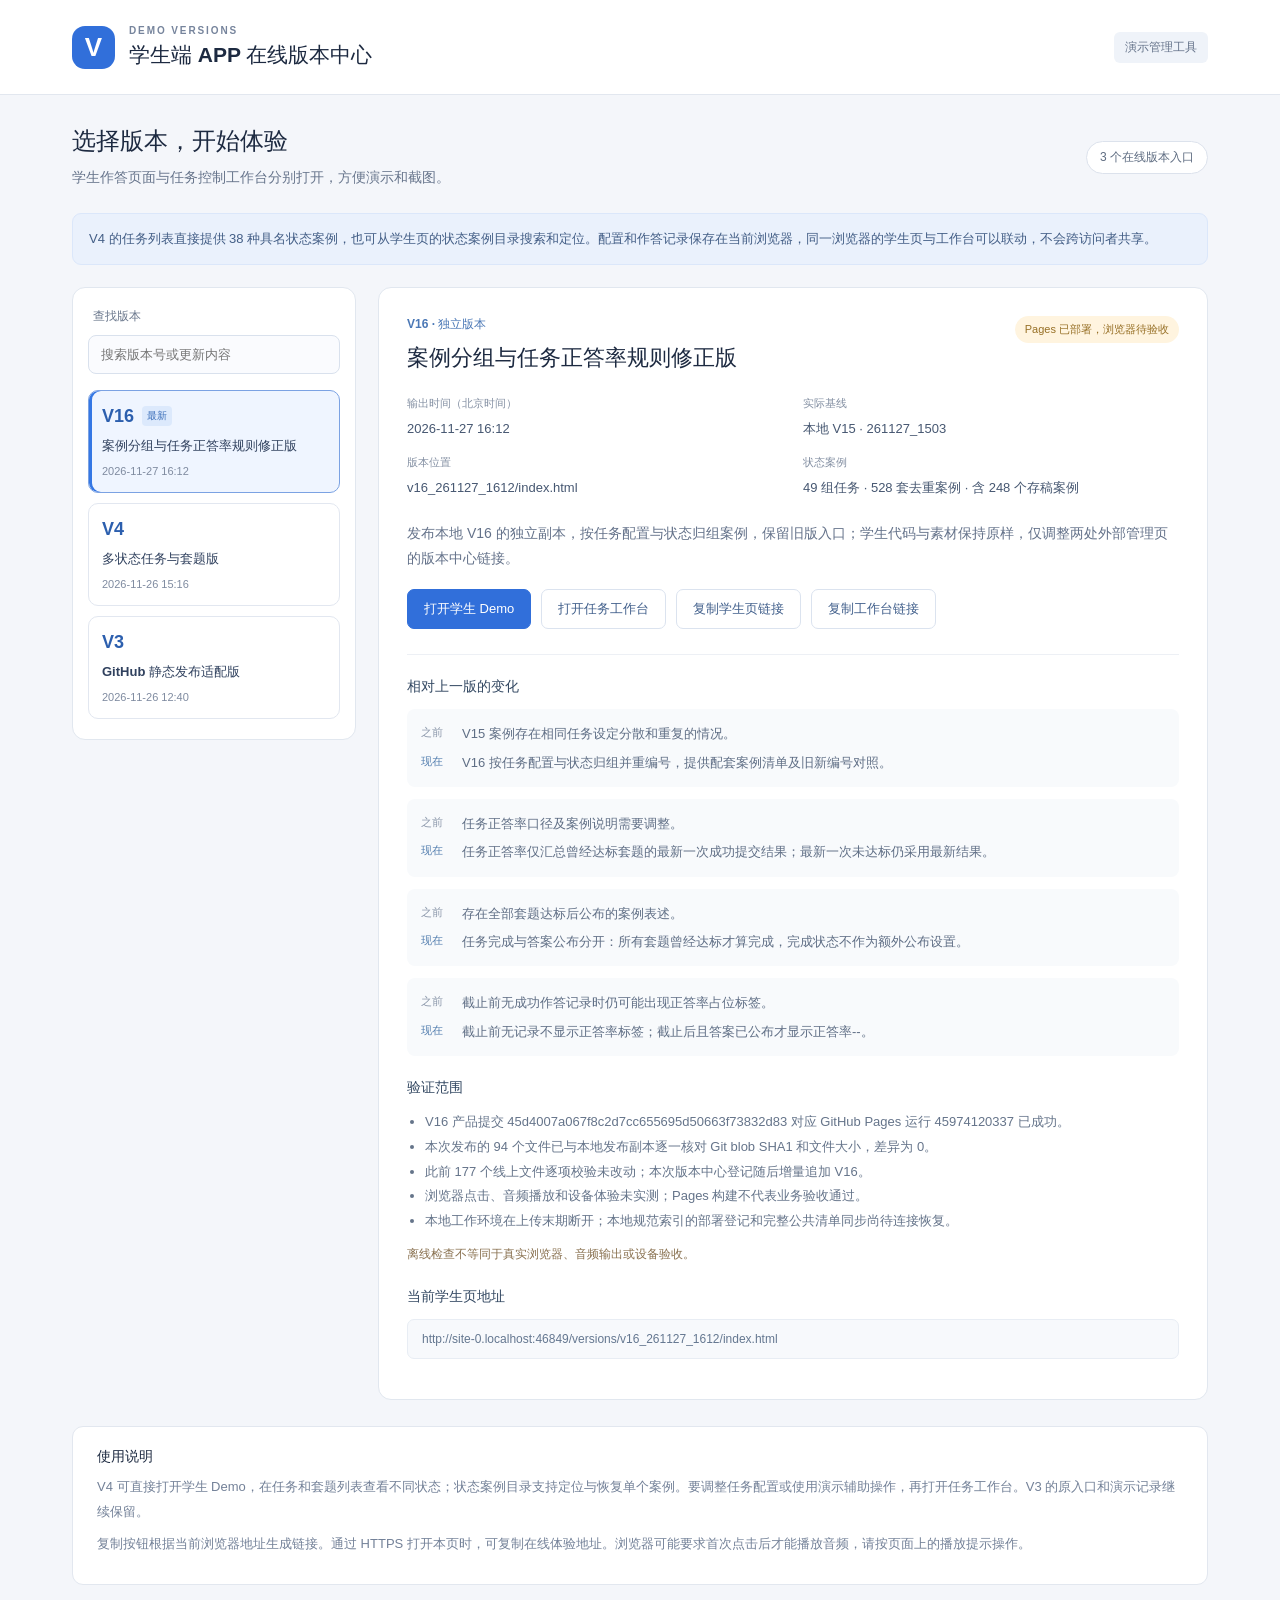
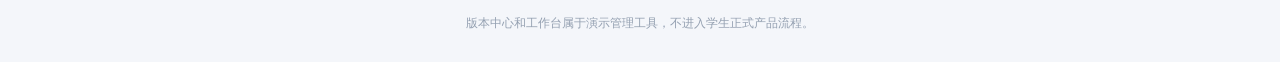
<file: versions/index.html>
<!doctype html>
<html lang="zh-CN">
<head>
  <meta charset="utf-8">
  <meta name="viewport" content="width=device-width,initial-scale=1">
  <meta name="description" content="学生端 APP Demo 在线版本与任务状态工作台入口">
  <title>学生端 APP Demo · 在线版本中心</title>
  <link rel="stylesheet" href="online_center_261126_1516.css">
</head>
<body>
  <header class="site-header">
    <div class="header-inner">
      <span class="brand-mark" aria-hidden="true">V</span>
      <div><p class="eyebrow">DEMO VERSIONS</p><h1>学生端 APP 在线版本中心</h1></div>
      <span class="tool-label">演示管理工具</span>
    </div>
  </header>
  <main>
    <section class="intro" aria-labelledby="intro-title">
      <div><h2 id="intro-title">选择版本，开始体验</h2><p>学生作答页面与任务控制工作台分别打开，方便演示和截图。</p></div>
      <span class="version-count" id="version-count">读取版本中</span>
    </section>
    <p class="notice">V4 的任务列表直接提供 38 种具名状态案例，也可从学生页的状态案例目录搜索和定位。配置和作答记录保存在当前浏览器，同一浏览器的学生页与工作台可以联动，不会跨访问者共享。</p>
    <div class="content-grid">
      <aside class="version-panel" aria-label="版本列表">
        <label class="search-label" for="version-search">查找版本</label>
        <input id="version-search" type="search" placeholder="搜索版本号或更新内容" autocomplete="off">
        <div id="version-list" class="version-list" aria-live="polite"></div>
        <p class="empty" id="empty-state" hidden>没有匹配的版本，请更换关键词。</p>
      </aside>
      <section class="detail-panel" id="version-detail" aria-labelledby="detail-title" aria-live="polite">
        <p class="loading">正在读取版本详情…</p>
      </section>
    </div>
    <section class="usage-note" aria-labelledby="usage-title">
      <h2 id="usage-title">使用说明</h2>
      <p>V4 可直接打开学生 Demo，在任务和套题列表查看不同状态；状态案例目录支持定位与恢复单个案例。要调整任务配置或使用演示辅助操作，再打开任务工作台。V3 的原入口和演示记录继续保留。</p>
      <p>复制按钮根据当前浏览器地址生成链接。通过 HTTPS 打开本页时，可复制在线体验地址。浏览器可能要求首次点击后才能播放音频，请按页面上的播放提示操作。</p>
    </section>
  </main>
  <footer>版本中心和工作台属于演示管理工具，不进入学生正式产品流程。</footer>
  <div id="copy-message" class="copy-message" role="status" hidden></div>
  <section id="copy-fallback" class="copy-fallback" aria-label="手动复制地址" hidden>
    <label for="copy-value">自动复制不可用，请选中以下完整地址手动复制</label>
    <input id="copy-value" type="text" readonly>
    <button id="close-copy" type="button">关闭</button>
  </section>
  <script src="versions_261126_1516.js"></script>
  <script src="online_center_261126_1516.js"></script>
</body>
</html>
</file>
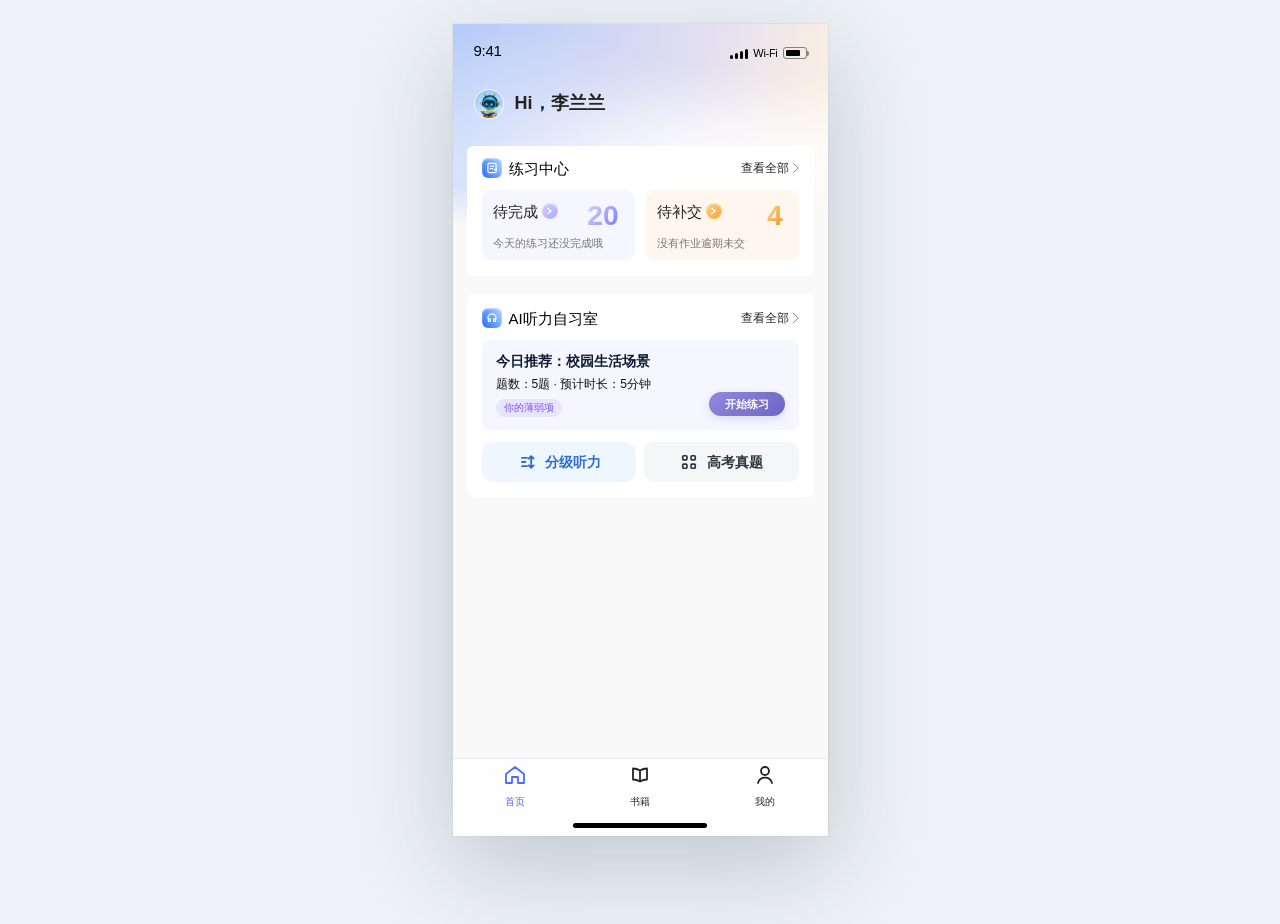
<file: versions/v16_261127_1612/index.html>
<!doctype html>
<html lang="zh-CN">
<head>
  <meta charset="utf-8">
  <meta name="viewport" content="width=device-width, initial-scale=1">
  <title>维克多学生端｜功能梳理</title>
  <style>
    :root {
      --bg: #f9f9f9;
      --ink: #242424;
      --muted: #777777;
      --blue: #496efc;
      --blue-deep: #3776ff;
      --action-blue: linear-gradient(236.7deg, #6ba2ff 19.82%, #3776ff 87.11%);
      --action-amber: linear-gradient(128deg, #f38a18 0%, #f8b454 52%, #ffdca0 100%);
      --line: rgba(36, 36, 36, .08);
      --card: #ffffff;
      font-family: -apple-system, BlinkMacSystemFont, "PingFang SC", "SF Pro Text",
        "Hiragino Sans GB", "Microsoft YaHei", Arial, sans-serif;
    }

    * { box-sizing: border-box; }
    html {
      overscroll-behavior: none;
    }
    body {
      margin: 0;
      min-height: 100vh;
      background: #eef2f7;
      color: var(--ink);
      letter-spacing: 0;
      overflow: hidden;
      overscroll-behavior: none;
    }
    button { font: inherit; cursor: pointer; }
    .phone {
      width: 375px;
      height: 812px;
      max-width: 100vw;
      max-height: 100vh;
      margin: 0 auto;
      background: var(--bg);
      overflow: hidden;
      position: relative;
      box-shadow: 0 0 0 1px rgba(0,0,0,.04), 0 30px 90px rgba(31,47,75,.22);
    }
    .app {
      height: 100%;
      display: grid;
      grid-template-rows: 1fr 78px;
      position: relative;
      overflow: hidden;
    }
    .view {
      grid-row: 1;
      display: none;
    }
    .view.active {
      display: block;
    }
    .screen {
      min-height: 0;
      overflow: auto;
      padding: 0 14px 18px;
      scrollbar-width: none;
      overscroll-behavior: contain;
    }
    .screen::-webkit-scrollbar { display: none; }
    .home-screen {
      background: #f9f9f9;
      padding-bottom: 26px;
    }
    .home-head {
      margin: 0 -14px;
      padding: 0 22px 16px;
      min-height: 200px;
      background:
        radial-gradient(ellipse 290px 150px at 12% 74%, rgba(255,255,255,.48) 0%, rgba(255,255,255,.35) 36%, rgba(255,255,255,.18) 66%, rgba(255,255,255,0) 96%),
        radial-gradient(ellipse 260px 116px at 70% 74%, rgba(255,255,255,.78) 0%, rgba(255,255,255,.58) 38%, rgba(255,255,255,.24) 66%, rgba(255,255,255,0) 92%),
        radial-gradient(ellipse 220px 92px at 102% 70%, rgba(255,255,255,.52) 0%, rgba(255,255,255,.22) 54%, rgba(255,255,255,0) 86%),
        radial-gradient(ellipse 260px 82px at 50% 104%, rgba(255,255,255,.38) 0%, rgba(255,255,255,.16) 50%, rgba(255,255,255,0) 84%),
        linear-gradient(97.917886deg, rgb(181, 203, 249) 1.4639%, rgb(225, 222, 241) 61.232%, rgb(251, 239, 227) 96.302%);
      position: relative;
      overflow: hidden;
    }
    .home-head::after {
      content: "";
      position: absolute;
      left: 0;
      right: 0;
      bottom: -1px;
      height: 42px;
      background: linear-gradient(180deg, rgba(249,249,249,0) 0%, rgba(249,249,249,.58) 62%, #f9f9f9 100%);
      pointer-events: none;
    }
    .home-greeting {
      display: flex;
      align-items: center;
      gap: 12px;
      margin-top: 22px;
      position: relative;
      z-index: 1;
    }
    .home-avatar {
      width: 28px;
      height: 28px;
      border-radius: 50%;
      border: 0;
      padding: 0;
      background: #fff url("assets/brand/victor-avatar-reading.jpg") center / cover no-repeat;
      box-shadow: 0 0 0 1px rgba(255,255,255,.7);
      flex: 0 0 auto;
      cursor: default;
    }
    .home-title {
      margin: 0;
      font-size: 18px;
      line-height: 1.2;
      font-weight: 600;
    }
    .home-title span {
      margin-left: 0;
    }
    .home-stack {
      display: grid;
      gap: 18px;
      margin-top: -78px;
      position: relative;
      z-index: 2;
    }
    .practice-panel {
      background: #fff;
      border-radius: 6px;
      padding: 14px 15px 12px;
    }
    .practice-panel[aria-label="练习中心"] {
      padding: 12px 15px 8px;
    }
    .home-section-row {
      display: flex;
      align-items: center;
      justify-content: space-between;
      min-height: 20px;
      margin-bottom: 18px;
    }
    .practice-panel[aria-label="练习中心"] .home-section-row {
      margin-bottom: 12px;
    }
    .practice-panel[aria-label="AI听力自习室"] .home-section-row {
      margin-bottom: 12px;
    }
    .practice-panel[aria-label="AI听力自习室"] {
      background: #fff;
      border-radius: 8px;
      padding: 14px 15px 15px;
    }
    .home-section-title {
      margin: 0;
      font-size: 15px;
      line-height: 1;
      font-weight: 500;
      color: #000;
      display: inline-flex;
      align-items: center;
      gap: 7px;
    }
    .section-title-group {
      display: inline-flex;
      align-items: center;
      gap: 6px;
      min-width: 0;
    }
    .section-icon {
      width: 20px;
      height: 20px;
      border-radius: 6px;
      display: inline-grid;
      place-items: center;
      color: #fff;
      background: linear-gradient(236.7deg, #98c2ff 19.82%, #3776ff 87.11%);
      box-shadow: inset 0 1px 2px rgba(255,255,255,.65);
      flex: 0 0 auto;
    }
    .section-icon svg {
      width: 14px;
      height: 14px;
      display: block;
    }
    .section-level {
      font-size: 14px;
      line-height: 1;
      font-weight: 700;
      background: linear-gradient(270.37deg, #6497ff 1.37%, #98c2ff 97.43%);
      -webkit-background-clip: text;
      background-clip: text;
      color: transparent;
      white-space: nowrap;
    }
    .home-card {
      background: #fff;
      border-radius: 10px;
      padding: 14px 16px 20px;
      box-shadow: none;
    }
    .home-card-head {
      display: flex;
      align-items: center;
      justify-content: space-between;
      margin-bottom: 22px;
    }
    .home-card-title {
      display: inline-flex;
      align-items: center;
      gap: 8px;
      margin: 0;
      font-size: 14px;
      line-height: 1;
      font-weight: 400;
    }
    .home-card-title svg {
      color: var(--blue-deep);
    }
    .home-card-title img,
    .soft-action img {
      width: 24px;
      height: 24px;
      display: block;
      object-fit: contain;
    }
    .view-all {
      border: 0;
      background: transparent;
      padding: 0;
      font-size: 12px;
      line-height: 1;
      font-weight: 400;
      color: #242424;
      display: inline-flex;
      align-items: center;
      gap: 4px;
    }
    .view-all img {
      width: 6px;
      height: 10px;
      display: block;
    }
    .practice-grid {
      display: grid;
      grid-template-columns: repeat(2, minmax(0, 1fr));
      gap: 11px;
      padding: 0;
    }
    .practice-tile {
      border: 0;
      border-radius: 0;
      height: 97px;
      padding: 20px 11px 12px;
      display: grid;
      grid-template-columns: 1fr;
      align-items: start;
      text-align: left;
      color: inherit;
      background: transparent;
      position: relative;
      overflow: visible;
    }
    .practice-tile::before {
      content: "";
      position: absolute;
      inset: 0 0 auto;
      height: 85px;
      border-radius: 10px;
      z-index: 0;
    }
    .practice-tile.cool::before {
      background: #f5f6ff;
    }
    .practice-tile.warm::before {
      background: #fff6ee;
    }
    .practice-panel[aria-label="练习中心"] .practice-tile {
      height: 78px;
      padding: 15px 11px 8px;
    }
    .practice-panel[aria-label="练习中心"] .practice-tile::before {
      height: 70px;
    }
    .practice-panel[aria-label="练习中心"] .tile-main {
      gap: 4px;
      transform: translateY(-2px);
    }
    .practice-panel[aria-label="练习中心"] .tile-note {
      margin-top: 5px;
    }
    .practice-panel[aria-label="练习中心"] .practice-tile.cool .tile-note {
      margin-top: 15px;
    }
    .practice-panel[aria-label="练习中心"] .practice-tile.warm .tile-note {
      margin-top: 15px;
    }
    .tile-main {
      display: grid;
      gap: 12px;
      min-width: 0;
      position: relative;
      z-index: 2;
    }
    .tile-title {
      display: inline-flex;
      align-items: center;
      gap: 4px;
      font-size: 15px;
      line-height: 1;
      font-weight: 500;
      cursor: default;
    }
    .tile-title::after {
      content: "";
      width: 16px;
      height: 16px;
      border-radius: 50%;
      background:
        url("data:image/svg+xml,%3Csvg width='6' height='8' viewBox='0 0 6 8' fill='none' xmlns='http://www.w3.org/2000/svg'%3E%3Cpath d='M1 1.5L4 4L1 6.5' stroke='white' stroke-width='1.2' stroke-linecap='round'/%3E%3C/svg%3E") 56% 50% / 6px 8px no-repeat,
        linear-gradient(136.47deg, #c8c9fa 20.43%, #b4b4fb 73.63%);
      box-shadow: inset 0 1px 2px rgba(255,255,255,.6);
      flex: 0 0 auto;
    }
    .practice-tile.warm .tile-title::after {
      background:
        url("data:image/svg+xml,%3Csvg width='6' height='8' viewBox='0 0 6 8' fill='none' xmlns='http://www.w3.org/2000/svg'%3E%3Cpath d='M1 1.5L4 4L1 6.5' stroke='white' stroke-width='1.2' stroke-linecap='round'/%3E%3C/svg%3E") 56% 50% / 6px 8px no-repeat,
        linear-gradient(136.47deg, #f9c978 20.43%, #fbb04a 73.63%);
    }
    .tile-count {
      position: absolute;
      right: 16px;
      top: 14px;
      font-size: 28px;
      line-height: 1;
      font-weight: 700;
      color: transparent;
      background: linear-gradient(128deg, #ffdca0 0%, #f8b454 48%, #f38a18 100%);
      -webkit-background-clip: text;
      background-clip: text;
      z-index: 2;
    }
    .practice-tile.cool .tile-count {
      background-image: linear-gradient(128deg, #d9dafe 0%, #aaa9ff 48%, #7677ff 100%);
    }
    .practice-panel[aria-label="练习中心"] .tile-count {
      top: 12px;
    }
    .ai-study-card {
      width: 100%;
      height: 100px;
      border: 0;
      border-radius: 10px;
      background: #f5f8ff;
      padding: 14px;
      display: grid;
      align-content: start;
      gap: 0;
      text-align: left;
      color: #242424;
      position: relative;
      overflow: hidden;
    }
    .ai-study-action {
      width: 75px;
      height: 26px;
      border-radius: 14.5px;
      background: linear-gradient(136.47deg, #9ec8ff 20.43%, #7fb2ff 73.63%);
      color: #fff;
      display: grid;
      place-items: center;
      font-size: 12px;
      line-height: 1;
      font-weight: 400;
      white-space: nowrap;
      box-shadow: inset 0 1px 2px rgba(255,255,255,.6);
    }
    .ai-study-line {
      display: block;
      font-size: 14px;
      line-height: 1;
      font-weight: 500;
      white-space: nowrap;
    }
    .ai-study-line:first-of-type {
      margin-bottom: 16px;
    }
    .ai-study-divider {
      display: block;
      width: 100%;
      height: 1px;
      background: rgba(151, 194, 255, .28);
      margin: 16px 0;
    }
    .gradient-word {
      background: var(--action-blue);
      -webkit-background-clip: text;
      background-clip: text;
      color: transparent;
      font-weight: 800;
    }
    .ai-study-meta {
      display: block;
      font-size: 11px;
      line-height: 1;
      color: #777;
      font-weight: 400;
      white-space: nowrap;
    }
    .ai-topic {
      display: grid;
      grid-template-columns: 1fr auto;
      gap: 6px 12px;
      align-items: center;
    }
    .ai-topic-head {
      display: grid;
      grid-template-columns: 13px 1fr;
      gap: 6px;
      min-width: 0;
    }
    .ai-topic-head::before {
      content: "";
      width: 13px;
      height: 13px;
      background:
        linear-gradient(#7db0ff, #7db0ff) 1px 1px / 2px 12px no-repeat,
        linear-gradient(236.7deg, #b9d7ff 19.82%, #7db0ff 87.11%) 3px 1px / 9px 7px no-repeat;
      clip-path: polygon(0 0, 100% 0, 82% 32%, 100% 64%, 23% 64%, 23% 100%, 0 100%);
      align-self: center;
      grid-column: 1;
      grid-row: 1;
    }
    .ai-topic-title {
      font-size: 12px;
      line-height: 1;
      font-weight: 500;
      color: #242424;
      white-space: nowrap;
      grid-column: 2;
    }
    .ai-topic .ai-study-meta {
      grid-column: 2;
    }
    .ai-home-entry-grid {
      display: grid;
      grid-template-columns: repeat(2, minmax(0, 1fr));
      gap: 8px;
      margin-top: 12px;
    }
    .ai-home-entry-card {
      height: 40px;
      border: 0;
      border-radius: 11px;
      padding: 0 14px;
      text-align: center;
      display: flex;
      align-items: center;
      justify-content: center;
      gap: 8px;
      align-items: center;
      overflow: hidden;
      position: relative;
      box-shadow: none;
    }
    .ai-home-entry-card.level {
      background: #eef6ff;
      color: #2d6cd2;
    }
    .ai-home-entry-card.exam {
      background: #f5f6f8;
      color: #2f343d;
    }
    .ai-home-entry-title {
      font-size: 14px;
      line-height: 1;
      font-weight: 700;
      white-space: nowrap;
      position: relative;
      z-index: 1;
    }
    .ai-home-entry-icon {
      width: 20px;
      height: 20px;
      display: inline-flex;
      align-items: center;
      justify-content: center;
      flex: 0 0 20px;
      color: currentColor;
    }
    .ai-home-entry-icon svg {
      width: 20px;
      height: 20px;
      display: block;
    }
    .ai-plan-card {
      width: 100%;
      border: 0;
      border-radius: 0;
      background: transparent;
      box-shadow: none;
      overflow: visible;
      position: relative;
      color: #10224b;
    }
    .ai-plan-hero {
      aspect-ratio: 1765 / 862;
      height: auto;
      padding: 0;
      border-radius: 6px;
      position: relative;
      overflow: hidden;
    }
    .ai-plan-card-image {
      width: 100%;
      height: 100%;
      display: block;
      object-fit: cover;
      transform: scale(1.03);
      transform-origin: center;
    }
    .ai-plan-title {
      margin: 0 0 8px;
      color: #102a63;
      font-size: 16px;
      line-height: 1.12;
      font-weight: 800;
      letter-spacing: 0;
      position: relative;
      z-index: 2;
    }
    .ai-plan-level {
      display: flex;
      align-items: baseline;
      gap: 0;
      margin-bottom: 10px;
      color: #2f75ff;
      position: relative;
      z-index: 2;
      white-space: nowrap;
      transform: translateY(20px);
    }
    .ai-plan-level-main {
      font-size: 36px;
      line-height: .9;
      font-weight: 800;
      background: linear-gradient(180deg, #4da0ff 0%, #1768ff 100%);
      -webkit-background-clip: text;
      background-clip: text;
      color: transparent;
    }
    .ai-plan-level-total {
      font-size: 14px;
      line-height: 1;
      font-weight: 500;
      color: #102a63;
    }
    .ai-plan-stats {
      display: grid;
      gap: 0;
      width: 172px;
      margin-top: 38px;
      position: relative;
      z-index: 2;
    }
    .ai-plan-stat {
      display: grid;
      grid-template-columns: 108px auto;
      align-items: center;
      column-gap: 8px;
    }
    .ai-plan-stat-value {
      display: block;
      color: #102a63;
      font-size: 13px;
      line-height: 1;
      font-weight: 500;
      white-space: nowrap;
    }
    .ai-plan-progress {
      display: block;
      width: 108px;
      height: 8px;
      margin-top: 0;
      border-radius: 999px;
      background: rgba(255,255,255,.94);
      overflow: hidden;
    }
    .ai-plan-progress::before {
      content: "";
      display: block;
      height: 100%;
      width: var(--progress, 70%);
      border-radius: inherit;
      background: linear-gradient(90deg, #7fa7cc 0%, #a9c2dc 100%);
    }
    .ai-plan-continue {
      width: 92px;
      height: 34px;
      margin-top: 0;
      border: 0;
      border-radius: 999px;
      background: transparent;
      color: transparent;
      font-size: 0;
      box-shadow: none;
      position: absolute;
      right: 76px;
      top: 126px;
      z-index: 4;
      cursor: pointer;
    }
    .ai-plan-robot {
      position: absolute;
      right: -10px;
      top: 22px;
      width: 121px;
      height: auto;
      z-index: 1;
      filter: drop-shadow(0 14px 16px rgba(52, 108, 191, .18));
      pointer-events: none;
    }
    .ai-plan-options {
      margin: -2px 0 0;
      height: 140px;
      padding: 10px 18px;
      border-radius: 0;
      background: rgba(255,255,255,.9);
      backdrop-filter: blur(8px);
      position: relative;
      z-index: 3;
    }
    .ai-plan-option {
      width: 100%;
      min-height: 60px;
      border: 0;
      background: transparent;
      color: #1f2a44;
      display: grid;
      grid-template-columns: 40px 1fr 36px;
      align-items: center;
      gap: 10px;
      padding: 0;
      text-align: left;
    }
    .ai-plan-option + .ai-plan-option {
      border-top: 1px solid rgba(99, 146, 223, .22);
    }
    .ai-plan-option-icon {
      width: 34px;
      height: 34px;
      border-radius: 0;
      display: grid;
      place-items: center;
      color: #3578ff;
      background: transparent;
      border: 0;
      box-shadow: none;
    }
    .ai-plan-option-icon.warm {
      color: #ff9a20;
      border: 0;
      box-shadow: none;
    }
    .ai-plan-option-icon svg {
      width: 24px;
      height: 24px;
    }
    .ai-plan-option-icon img {
      width: 32px;
      height: 32px;
      display: block;
      object-fit: contain;
    }
    .ai-plan-option-copy {
      min-width: 0;
    }
    .ai-plan-option-headline {
      display: flex;
      align-items: baseline;
      gap: 8px;
      min-width: 0;
      white-space: nowrap;
    }
    .ai-plan-option-title {
      display: block;
      color: #19233d;
      font-size: 16px;
      line-height: 1.15;
      font-weight: 800;
      white-space: nowrap;
    }
    .ai-plan-option-desc,
    .ai-plan-option-meta {
      display: block;
      margin-top: 6px;
      color: #4d5565;
      font-size: 13px;
      line-height: 1;
      font-weight: 400;
      white-space: nowrap;
    }
    .ai-plan-option-headline .ai-plan-option-desc {
      margin-top: 0;
    }
    .ai-plan-option-arrow {
      width: 16px;
      height: 16px;
      border-radius: 50%;
      border: 0;
      background: linear-gradient(136.47deg, #b9d7ff 20.43%, #7db0ff 73.63%);
      box-shadow: inset 0 1px 2px rgba(255,255,255,.6);
      display: grid;
      place-items: center;
      color: #fff;
      justify-self: end;
    }
    .ai-plan-option-arrow svg {
      width: 8px;
      height: 8px;
    }
    .ai-study-all-screen {
      height: 100%;
      padding: 0 14px 18px;
      background: #f9f9f9;
      overflow: auto;
      position: relative;
      scrollbar-width: none;
    }
    .ai-study-all-screen::-webkit-scrollbar {
      display: none;
    }
    .ai-study-all-screen::before {
      content: "";
      position: absolute;
      inset: 0;
      background:
        radial-gradient(circle at 16% 4%, rgba(88,135,255,.24), transparent 32%),
        radial-gradient(circle at 92% 7%, rgba(255,181,90,.18), transparent 28%),
        linear-gradient(180deg, #f6f9ff 0%, #f9f9f9 45%, #f9f9f9 100%);
      pointer-events: none;
    }
    .ai-study-all-screen > * {
      position: relative;
      z-index: 1;
    }
    .ai-study-all-screen .ai-study-all-top {
      margin-bottom: 12px;
    }
    .ai-study-all-nav {
      height: 38px;
      display: grid;
      grid-template-columns: 34px minmax(0, 1fr) 34px;
      align-items: center;
      margin-bottom: 12px;
    }
    .ai-study-all-back {
      width: 34px;
      height: 34px;
      border: 0;
      background: transparent;
      padding: 0;
      display: grid;
      place-items: center;
      cursor: pointer;
      appearance: none;
    }
    .ai-study-all-back img {
      width: 18px;
      height: 18px;
      transform: rotate(180deg);
    }
    .ai-study-all-title {
      margin: 0;
      color: #10224b;
      font-size: 18px;
      line-height: 1;
      font-weight: 800;
      text-align: center;
    }
    .ai-study-all-content {
      display: grid;
      gap: 11px;
      padding-bottom: 10px;
    }
    .ai-study-all-hero {
      width: 100%;
      aspect-ratio: 1023 / 453;
      border-radius: 8px;
      border: 0;
      padding: 0;
      background: #0f74dd;
      position: relative;
      overflow: hidden;
      box-shadow: 0 8px 18px rgba(42, 103, 176, .14);
      cursor: pointer;
      appearance: none;
    }
    .ai-study-all-hero-image {
      display: block;
      width: 100%;
      height: 100%;
      object-fit: cover;
      user-select: none;
      -webkit-user-drag: none;
    }
    .ai-study-all-section-title {
      margin: 5px 2px 0;
      color: #10224b;
      font-size: 16px;
      line-height: 1;
      font-weight: 800;
    }
    .ai-study-recommend-card,
    .ai-study-category-card {
      width: 100%;
      border: 0;
      border-radius: 8px;
      background: #fff;
      color: #17233d;
      text-align: left;
      display: grid;
      position: relative;
      box-shadow: 0 8px 18px rgba(60,95,150,.08);
    }
    .ai-study-recommend-card {
      min-height: 158px;
      grid-template-columns: 86px minmax(0, 1fr);
      gap: 12px;
      align-items: start;
      padding: 16px 16px 58px;
      border: 1px solid rgba(255,180,48,.75);
    }
    .practice-panel[aria-label="AI听力自习室"] .ai-study-recommend-card,
    .ai-study-all-screen .ai-study-recommend-card {
      margin-top: 12px;
      border: 0;
      background: #f5f6ff;
      min-height: 90px;
      height: 90px;
      grid-template-columns: minmax(0, 1fr);
      gap: 0;
      padding: 12px 14px;
      box-shadow: none;
      align-items: center;
    }
    .ai-study-all-screen .ai-study-recommend-card {
      background: #fff;
    }
    .practice-panel[aria-label="AI听力自习室"] .ai-study-recommend-icon,
    .practice-panel[aria-label="AI听力自习室"] .ai-study-recommend-icon img,
    .ai-study-all-screen .ai-study-recommend-icon,
    .ai-study-all-screen .ai-study-recommend-icon img {
      width: 22px;
      height: 22px;
    }
    .practice-panel[aria-label="AI听力自习室"] .ai-study-recommend-icon,
    .ai-study-all-screen .ai-study-recommend-icon {
      margin-top: -1px;
    }
    .ai-study-recommend-icon,
    .ai-study-category-icon {
      border-radius: 8px;
      display: grid;
      place-items: center;
      overflow: visible;
    }
    .ai-study-recommend-icon {
      width: 82px;
      height: 82px;
      margin-left: 0;
    }
    .ai-study-recommend-icon img {
      width: 82px;
      height: 82px;
      object-fit: contain;
    }
    .ai-study-recommend-copy,
    .ai-study-category-copy {
      min-width: 0;
    }
    .practice-panel[aria-label="AI听力自习室"] .ai-study-recommend-card .ai-study-recommend-copy,
    .ai-study-all-screen .ai-study-recommend-card .ai-study-recommend-copy {
      align-self: center;
      padding-right: 86px;
    }
    .ai-study-recommend-title,
    .ai-study-category-title {
      display: block;
      color: #101b33;
      font-size: 16px;
      line-height: 1.25;
      font-weight: 700;
      white-space: nowrap;
    }
    .practice-panel[aria-label="AI听力自习室"] .ai-study-recommend-card .ai-study-recommend-title,
    .ai-study-all-screen .ai-study-recommend-card .ai-study-recommend-title {
      font-size: 14px;
      line-height: 1.15;
    }
    .ai-study-recommend-title-row {
      display: flex;
      align-items: flex-start;
      flex-direction: column;
      gap: 6px;
      min-width: 0;
    }
    .ai-study-recommend-title-row .ai-study-tag.hot {
      color: #8351e1;
      background: #e6e5ff;
    }
    .ai-study-recommend-meta,
    .ai-study-category-desc {
      display: block;
      margin-top: 7px;
      color: #111;
      font-size: 12px;
      line-height: 1.35;
      font-weight: 400;
    }
    .ai-study-category-card .ai-study-category-desc {
      width: 200px;
      max-width: 100%;
    }
    .ai-study-recommend-info-row {
      display: flex;
      align-items: center;
      gap: 7px;
      min-width: 0;
      margin-top: 7px;
    }
    .ai-study-recommend-info-row .ai-study-recommend-meta {
      margin-top: 0;
      flex: 0 0 auto;
    }
    .ai-study-recommend-info-row .ai-study-tags {
      margin-top: 0;
      flex-wrap: nowrap;
      gap: 5px;
    }
    .ai-study-tags {
      margin-top: 10px;
      display: flex;
      flex-wrap: wrap;
      gap: 8px;
    }
    .ai-study-recommend-card > .ai-study-recommend-copy > .ai-study-tags {
      margin-top: 7px;
      gap: 5px;
    }
    .ai-study-tag {
      height: 18px;
      display: inline-flex;
      align-items: center;
      padding: 0 8px;
      border-radius: 999px;
      color: #2f80ed;
      background: #e9f4ff;
      font-size: 10px;
      line-height: 1;
      white-space: nowrap;
    }
    .ai-study-tag.hot {
      color: #ff6b6b;
      background: #fff1f2;
    }
    .ai-study-recommend-card > .ai-study-recommend-copy > .ai-study-tags .ai-study-tag.hot {
      color: #8351e1;
      background: #e6e5ff;
    }
    .ai-study-recommend-action {
      position: absolute;
      left: 16px;
      right: 16px;
      bottom: 14px;
      height: 36px;
      border-radius: 8px;
      background: linear-gradient(180deg, #52a9ff 0%, #2178ed 100%);
      color: #fff;
      display: inline-flex;
      align-items: center;
      justify-content: center;
      font-size: 14px;
      line-height: 1;
      font-weight: 700;
      box-shadow: 0 4px 10px rgba(55,118,255,.22);
    }
    .practice-panel[aria-label="AI听力自习室"] .ai-study-recommend-action,
    .ai-study-all-screen .ai-study-recommend-action {
      left: auto;
      right: 14px;
      bottom: 14px;
      width: 76px;
      height: 24px;
      border-radius: 12px;
      font-size: 11px;
      background: linear-gradient(135deg, #9189dc 0%, #6d65c4 100%);
      box-shadow: 0 3px 8px rgba(109,101,196,.18);
    }
    .ai-study-recommend-next {
      width: 18px;
      height: 18px;
      border-radius: 50%;
      background:
        url("data:image/svg+xml,%3Csvg width='6' height='8' viewBox='0 0 6 8' fill='none' xmlns='http://www.w3.org/2000/svg'%3E%3Cpath d='M1 1.5L4 4L1 6.5' stroke='white' stroke-width='1.2' stroke-linecap='round'/%3E%3C/svg%3E") 56% 50% / 6px 8px no-repeat,
        linear-gradient(136.47deg, #c8c9fa 20.43%, #b4b4fb 73.63%);
      box-shadow: inset 0 1px 2px rgba(255,255,255,.6);
      align-self: center;
      justify-self: end;
      transform: translateX(-5px);
    }
    .practice-panel[aria-label="AI听力自习室"] .ai-study-recommend-next,
    .ai-study-all-screen .ai-study-recommend-next {
      display: none;
    }
    .ai-study-category-list {
      display: grid;
      gap: 10px;
    }
    .ai-study-category-card {
      min-height: 112px;
      grid-template-columns: 78px minmax(0, 1fr) 16px;
      gap: 8px;
      align-items: center;
      padding: 12px;
      overflow: hidden;
    }
    .ai-study-category-icon {
      width: 78px;
      height: 78px;
      margin-left: 0;
    }
    .ai-study-category-icon img {
      width: 78px;
      height: 78px;
      object-fit: contain;
    }
    .ai-study-category-badge {
      position: absolute;
      top: 0;
      right: 0;
      height: 24px;
      padding: 0 11px;
      border: 1px solid #d7e6ff;
      border-top: 0;
      border-right: 0;
      border-radius: 0 8px 0 10px;
      background: #f3f8ff;
      color: #2878f6;
      display: inline-flex;
      align-items: center;
      justify-content: center;
      font-size: 11px;
      line-height: 1;
      font-weight: 500;
      white-space: nowrap;
    }
    .ai-study-category-actions {
      align-self: stretch;
      display: flex;
      align-items: center;
      justify-content: flex-end;
      gap: 4px;
      padding-top: 15px;
    }
    .ai-study-category-arrow {
      width: 15px;
      height: 24px;
      display: grid;
      place-items: center;
      color: #0d1c3f;
      background: transparent;
      box-shadow: none;
    }
    .ai-study-category-arrow svg {
      width: 13px;
      height: 18px;
    }
    .ai-study-category-tags,
    .ai-study-category-progress {
      margin-top: 7px;
      display: flex;
      gap: 3px;
      flex-wrap: nowrap;
    }
    .ai-study-category-tag {
      min-height: 17px;
      padding: 0 4px;
      border-radius: 999px;
      display: inline-flex;
      align-items: center;
      justify-content: center;
      font-size: 9px;
      line-height: 1;
      font-weight: 600;
      white-space: nowrap;
      letter-spacing: -0.05em;
    }
    .ai-study-category-tag.info {
      background: #edf6ff;
      color: #5b9fe8;
    }
    .ai-study-category-tag.hot {
      background: #fff1f2;
      color: #ef6f75;
    }
    .ai-level-map-screen {
      height: 100%;
      padding: 0;
      overflow: hidden;
      background: #eef6ff;
      position: relative;
    }
    .ai-level-map-image {
      display: block;
      width: 100%;
      height: 100%;
      object-fit: cover;
      object-position: center top;
      transform: scaleY(1.02);
      transform-origin: center top;
      user-select: none;
      -webkit-user-drag: none;
    }
    .ai-level-current-level {
      position: absolute;
      left: 67%;
      top: 74%;
      z-index: 2;
      color: #111827;
      font-size: 14px;
      line-height: 1;
      font-weight: 500;
      letter-spacing: 0;
      text-shadow: 0 1px 3px rgba(42, 126, 255, .12);
      transform: translate(13px, 130px);
      pointer-events: none;
    }
    .ai-level-map-title-cover {
      position: absolute;
      left: 25%;
      top: 3.1%;
      z-index: 3;
      min-width: 50%;
      height: 40px;
      display: inline-flex;
      align-items: center;
      justify-content: center;
      border-radius: 14px;
      background: rgba(246, 250, 255, .92);
      color: #10224b;
      font-size: 17px;
      line-height: 1;
      font-weight: 700;
      letter-spacing: -0.02em;
      box-shadow: none;
      isolation: isolate;
      pointer-events: none;
    }
    .ai-level-map-title-cover::before {
      content: "";
      position: absolute;
      inset: -6px -8px;
      z-index: -1;
      border-radius: 18px;
      background: rgba(246, 250, 255, .72);
      filter: blur(7px);
    }
    .ai-level-hotspot {
      position: absolute;
      z-index: 2;
      border: 0;
      padding: 0;
      background: transparent;
      color: transparent;
      appearance: none;
      cursor: pointer;
    }
    .ai-level-hotspot.back {
      left: 3%;
      top: 2.5%;
      width: 12%;
      height: 6%;
    }
    .ai-level-hotspot.level-one {
      left: 30%;
      top: 72%;
      width: 38%;
      height: 15%;
      transform: translateY(100px);
    }
    .ai-level-hotspot.level-two {
      left: 30%;
      top: 54%;
      width: 40%;
      height: 16%;
      transform: translateY(50px);
    }
    .ai-action-grid {
      display: grid;
      grid-template-columns: repeat(2, 154px);
      justify-content: center;
      gap: 8px;
      margin-top: 8px;
      margin-bottom: 14px;
    }
    .ai-soft-button {
      border: 0;
      border-radius: 8px;
      width: 154px;
      height: 55px;
      font-size: 14px;
      line-height: 1;
      font-weight: 600;
      color: #fff;
      background: linear-gradient(90.25deg, rgba(61, 131, 239, .68) 19.6%, rgba(155, 187, 255, .68) 90.19%);
      backdrop-filter: blur(1.5px);
      display: inline-flex;
      align-items: center;
      justify-content: flex-start;
      padding: 0 66px 0 18px;
      position: relative;
      overflow: visible;
    }
    .ai-soft-button::before {
      content: none;
    }
    .ai-soft-button::after {
      content: "";
      position: absolute;
      right: 56px;
      top: 13px;
      width: 8px;
      height: 8px;
      border-radius: 1px;
      background: #fce0c7;
      opacity: .6;
      transform: rotate(45deg);
    }
    .ai-soft-button.warm {
      color: #fff;
      background: linear-gradient(90.25deg, rgba(239, 154, 32, .68) 19.6%, rgba(249, 179, 65, .68) 90.19%);
      backdrop-filter: blur(1.5px);
      width: 154px;
      height: 55px;
      border-radius: 8px;
      justify-content: flex-start;
      padding: 0 66px 0 18px;
      overflow: visible;
    }
    .ai-soft-button.warm::before {
      content: none;
    }
    .ai-soft-button.warm::after {
      content: "";
      position: absolute;
      right: 56px;
      top: 13px;
      width: 8px;
      height: 8px;
      border-radius: 1px;
      background: #fce0c7;
      opacity: .6;
      transform: rotate(45deg);
    }
    .button-icon {
      width: 50px;
      height: 50px;
      color: currentColor;
      display: block;
      position: absolute;
      right: -4px;
      top: -9px;
      z-index: 2;
      pointer-events: none;
    }
    .button-icon svg,
    .button-icon img {
      width: 100%;
      height: 100%;
      display: block;
    }
    .ai-soft-button > :not(.button-icon) {
      position: relative;
      z-index: 3;
    }
    .home-plan-card {
      background: #fff;
      border-radius: 10px;
      padding: 18px 17px 17px;
      display: grid;
      grid-template-columns: 1fr auto;
      align-items: center;
      gap: 9px 14px;
    }
    .home-plan-card.no-meta {
      background: #fff;
    }
    .home-plan-head {
      display: contents;
    }
    .home-plan-title {
      margin: 0;
      font-size: 15px;
      line-height: 1.2;
      font-weight: 500;
      color: #242424;
      display: inline-flex;
      align-items: center;
      gap: 7px;
      grid-column: 1;
      grid-row: 1;
    }
    .home-plan-icon {
      width: 20px;
      height: 20px;
      border-radius: 6px;
      display: inline-grid;
      place-items: center;
      color: #fff;
      background: linear-gradient(236.7deg, #98c2ff 19.82%, #3776ff 87.11%);
      box-shadow: inset 0 1px 2px rgba(255,255,255,.65);
      flex: 0 0 auto;
    }
    .home-plan-icon.target {
      background: var(--action-amber);
    }
    .home-plan-icon svg {
      width: 14px;
      height: 14px;
      display: block;
    }
    .home-plan-meta {
      margin: 0;
      font-size: 12px;
      line-height: 1.4;
      font-weight: 400;
      color: #242424;
      display: grid;
      gap: 3px;
      grid-column: 1;
      grid-row: 2;
    }
    .home-plan-button {
      border: 0;
      border-radius: 14.5px;
      min-width: 75px;
      height: 26px;
      padding: 0 14px;
      display: inline-flex;
      align-items: center;
      justify-content: center;
      background: var(--action-blue);
      color: #fff;
      font-size: 12px;
      line-height: 1;
      font-weight: 400;
      white-space: nowrap;
      box-shadow: 0 3px 8px rgba(65, 126, 243, .18);
      flex: 0 0 auto;
      grid-column: 2;
      grid-row: 1 / span 2;
      align-self: center;
    }
    .home-plan-card.no-meta .home-plan-button {
      grid-row: 1;
      background: var(--action-amber);
      box-shadow: 0 3px 8px rgba(248, 180, 84, .22);
    }
    .tile-note {
      grid-column: 1 / -1;
      margin-top: 10px;
      font-size: 12px;
      line-height: 1;
      color: #777;
      white-space: nowrap;
      position: relative;
      z-index: 2;
    }
    .practice-tile .tile-note {
      font-size: 11px;
    }
    .badge-alert {
      position: absolute;
      left: 67px;
      top: 23px;
      width: 16px;
      height: 16px;
      border-radius: 50%;
      border: 1px solid #ff5367;
      color: #ff4057;
      display: grid;
      place-items: center;
      font-size: 12px;
      line-height: 1;
      font-weight: 400;
      z-index: 3;
    }
    .tile-number {
      position: absolute;
      left: 92px;
      top: 24px;
      font-size: 14px;
      line-height: 1;
      font-weight: 400;
      z-index: 3;
    }
    .ai-card {
      padding-bottom: 28px;
    }
    .ai-diagnosis {
      margin: 0 0 34px;
      border-radius: 8px;
      background: #eaf3fd;
      padding: 12px 80px 14px 12px;
      display: grid;
      grid-template-columns: 1fr auto;
      gap: 8px 10px;
      align-items: center;
      position: relative;
      overflow: hidden;
    }
    .diagnosis-art {
      position: absolute;
      right: 10px;
      bottom: 6px;
      width: 58px;
      height: 58px;
      object-fit: contain;
      opacity: .92;
    }
    .diagnosis-title {
      grid-column: 1 / -1;
      font-size: 16px;
      line-height: 1.55;
      font-weight: 400;
    }
    .diagnosis-meta {
      font-size: 12px;
      line-height: 1.2;
      color: #242424;
      font-weight: 400;
    }
    .primary-pill {
      border: 0;
      border-radius: 9px;
      background: linear-gradient(180deg, #3889ef 0%, #2474da 100%);
      color: #fff;
      min-width: 70px;
      height: 27px;
      padding: 0 14px;
      font-size: 12px;
      line-height: 1;
      font-weight: 400;
      box-shadow: 0 3px 8px rgba(38, 115, 218, .28);
    }
    .ai-actions {
      display: grid;
      grid-template-columns: 1fr 1fr;
      gap: 68px;
      padding: 0 16px;
    }
    .soft-action {
      border: 0;
      border-radius: 8px;
      min-height: 38px;
      display: inline-flex;
      align-items: center;
      justify-content: center;
      gap: 8px;
      font-size: 14px;
      font-weight: 400;
      color: #242424;
    }
    .soft-action img {
      width: 22px;
      height: 22px;
    }
    .soft-action.blue {
      background: #edf5fe;
      color: #2474da;
    }
    .soft-action.gold {
      background: #fbefd6;
      color: #242424;
    }
    .plan-block {
      padding: 2px 22px 0;
      display: grid;
      grid-template-columns: 1fr auto;
      gap: 12px;
      align-items: center;
    }
    .plan-title {
      grid-column: 1 / -1;
      margin: 0 0 -1px;
      font-size: 18px;
      line-height: 1.2;
      font-weight: 500;
    }
    .plan-meta {
      margin: 0;
      font-size: 12px;
      line-height: 1.4;
      color: #000;
      font-weight: 400;
    }
    .books-screen {
      min-height: 100%;
      padding: 0 14px 24px;
      background: #f9f9f9;
      position: relative;
    }
    .books-screen::before {
      content: "";
      position: absolute;
      top: 0;
      left: 0;
      right: 0;
      height: 200px;
      background:
        radial-gradient(ellipse 290px 150px at 12% 74%, rgba(255,255,255,.48) 0%, rgba(255,255,255,.35) 36%, rgba(255,255,255,.18) 66%, rgba(255,255,255,0) 96%),
        radial-gradient(ellipse 260px 116px at 70% 74%, rgba(255,255,255,.78) 0%, rgba(255,255,255,.58) 38%, rgba(255,255,255,.24) 66%, rgba(255,255,255,0) 92%),
        radial-gradient(ellipse 220px 92px at 102% 70%, rgba(255,255,255,.52) 0%, rgba(255,255,255,.22) 54%, rgba(255,255,255,0) 86%),
        radial-gradient(ellipse 260px 82px at 50% 104%, rgba(255,255,255,.38) 0%, rgba(255,255,255,.16) 50%, rgba(255,255,255,0) 84%),
        linear-gradient(97.917886deg, rgb(181, 203, 249) 1.4639%, rgb(225, 222, 241) 61.232%, rgb(251, 239, 227) 96.302%);
      pointer-events: none;
    }
    .books-screen::after {
      content: "";
      position: absolute;
      top: 158px;
      left: 0;
      right: 0;
      height: 42px;
      background: linear-gradient(180deg, rgba(249,249,249,0) 0%, rgba(249,249,249,.58) 62%, #f9f9f9 100%);
      pointer-events: none;
    }
    .books-header {
      margin: 22px 0 26px 6px;
      display: flex;
      align-items: baseline;
      justify-content: space-between;
      gap: 16px;
      position: relative;
      z-index: 1;
    }
    .books-title {
      margin: 0;
      font-size: 18px;
      line-height: 1;
      font-weight: 600;
      color: #000;
    }
    .books-total {
      font-size: 12px;
      line-height: 1;
      font-weight: 400;
      color: #777;
      white-space: nowrap;
    }
    .books-total strong {
      color: #006fff;
      font-size: 16px;
      font-weight: 400;
      margin-left: 6px;
    }
    .books-stack {
      display: grid;
      gap: 14px;
      position: relative;
      z-index: 1;
    }
    .books-tabs {
      margin: 6px 0 4px 6px;
      display: flex;
      align-items: center;
      gap: 28px;
      position: relative;
      min-height: 22px;
    }
    .books-tab {
      border: 0;
      background: transparent;
      padding: 0;
      font-size: 14px;
      line-height: 1;
      font-weight: 400;
      color: #777;
      position: relative;
    }
    .books-tab.active {
      color: #242424;
      font-weight: 500;
    }
    .books-tab.active::after {
      content: "";
      position: absolute;
      left: 0;
      bottom: -8px;
      width: 70px;
      height: 4px;
      border-radius: 2px;
      background: #496efc;
    }
    .books-card {
      background: #fff;
      border-radius: 8px;
      border: 0;
      width: 100%;
      color: #000;
    }
    .books-summary {
      min-height: 111px;
      display: grid;
      grid-template-columns: repeat(2, 1fr);
      align-items: center;
      padding: 24px 28px 22px;
      text-align: center;
    }
    .summary-item {
      display: grid;
      gap: 18px;
      justify-items: center;
    }
    .summary-label {
      font-size: 18px;
      line-height: 1;
      font-weight: 400;
    }
    .summary-value {
      font-size: 18px;
      line-height: 1;
      font-weight: 400;
    }
    .summary-value strong {
      margin-right: 4px;
      color: #006fff;
      font-size: 24px;
      line-height: 1;
      font-weight: 400;
    }
    .summary-value .time-unit {
      color: #006fff;
      font-size: 24px;
      font-weight: 400;
    }
    .book-item {
      min-height: 126px;
      display: grid;
      grid-template-columns: 72px minmax(0, 1fr);
      gap: 12px;
      align-items: center;
      padding: 16px;
      text-align: left;
      position: relative;
    }
    .book-cover-frame {
      width: 72px;
      height: 94px;
      align-self: center;
      border-radius: 6px;
      background: #eef7ef;
      display: grid;
      place-items: center;
      overflow: hidden;
      box-shadow: none;
    }
    .book-cover {
      width: 100%;
      height: 100%;
      display: block;
      border-radius: 4px;
      object-fit: cover;
      object-position: center top;
      transform: scale(1.05);
    }
    .book-info {
      min-width: 0;
      display: grid;
      align-content: start;
      gap: 9px;
      align-self: start;
      padding-top: 4px;
    }
    .book-name {
      margin: 0;
      font-size: 15px;
      line-height: 1.35;
      font-weight: 500;
      color: #000;
      white-space: normal;
      overflow: hidden;
      display: -webkit-box;
      -webkit-line-clamp: 2;
      -webkit-box-orient: vertical;
    }
    .book-detail {
      margin-top: 3px;
      font-size: 11px;
      line-height: 1;
      font-weight: 400;
      color: #aaa;
      white-space: nowrap;
      overflow: hidden;
      text-overflow: ellipsis;
    }
    .book-progress {
      position: absolute;
      left: 100px;
      bottom: 27px;
      display: flex;
      align-items: center;
      gap: 5px;
    }
    .book-progress-track {
      width: 86px;
      height: 4px;
      border-radius: 2px;
      background: #ddecfe;
      overflow: hidden;
      flex: 0 0 auto;
    }
    .book-progress-fill {
      display: block;
      width: 10%;
      height: 100%;
      border-radius: inherit;
      background: #496efc;
    }
    .book-progress-meta {
      font-size: 10px;
      line-height: 1;
      font-weight: 400;
      color: #aaa;
      white-space: nowrap;
    }
    .book-accuracy-tag {
      border-radius: 8px;
      background: #f3f4f7;
      color: #8b93a3;
      padding: 2px 5px;
    }
    .book-accuracy-tag.accuracy-good {
      background: #f3f4f7;
      color: #8b93a3;
    }
    .book-accuracy-tag.accuracy-perfect {
      background: #f3f4f7;
      color: #8b93a3;
    }
    .book-action {
      position: absolute;
      right: 16px;
      bottom: 20px;
      width: 75px;
      height: 26px;
      border-radius: 14.5px;
      background: var(--action-blue);
      color: #fff;
      display: inline-flex;
      align-items: center;
      justify-content: center;
      font-size: 12px;
      line-height: 150%;
      font-weight: 400;
      white-space: nowrap;
      box-shadow: 0 6px 12px rgba(73, 110, 252, .18);
    }
    .book-learning-screen {
      min-height: 100%;
      padding: 0 14px 24px;
      background: #f9f9f9;
    }
    .learn-top {
      margin: 0 -14px;
      padding: 0 14px 22px;
      background:
        radial-gradient(ellipse 260px 120px at 70% 70%, rgba(255,255,255,.75) 0%, rgba(255,255,255,.38) 56%, rgba(255,255,255,0) 92%),
        linear-gradient(97.917886deg, rgb(181, 203, 249) 1.4639%, rgb(225, 222, 241) 61.232%, rgb(251, 239, 227) 96.302%);
      position: relative;
      overflow: hidden;
    }
    .learn-nav {
      height: 44px;
      display: grid;
      grid-template-columns: 40px 1fr 40px;
      align-items: end;
      padding-bottom: 8px;
      position: relative;
      z-index: 1;
    }
    .learn-back {
      width: 32px;
      height: 32px;
      border: 0;
      background: transparent;
      color: #242424;
      display: grid;
      place-items: center;
      padding: 0;
    }
    .learn-page-title {
      margin: 0;
      font-size: 16px;
      line-height: 1;
      font-weight: 600;
      text-align: center;
    }
    .learn-book-card {
      margin-top: 14px;
      display: grid;
      grid-template-columns: 82px 1fr;
      gap: 14px;
      align-items: center;
      position: relative;
      z-index: 1;
    }
    .learn-cover-frame {
      width: 82px;
      height: 108px;
      border-radius: 8px;
      background: rgba(255,255,255,.58);
      overflow: hidden;
      box-shadow: 0 8px 24px rgba(55, 118, 255, .16);
    }
    .learn-cover-frame img {
      width: 100%;
      height: 100%;
      display: block;
      object-fit: cover;
      object-position: center top;
    }
    .learn-book-info {
      display: grid;
      gap: 10px;
      min-width: 0;
    }
    .learn-book-title {
      margin: 0;
      font-size: 17px;
      line-height: 1.35;
      font-weight: 600;
      color: #000;
    }
    .learn-book-meta {
      margin: 0;
      font-size: 12px;
      line-height: 1;
      color: #777;
    }
    .learn-progress-row {
      display: flex;
      align-items: center;
      gap: 7px;
    }
    .learn-progress-track {
      width: 118px;
      height: 5px;
      border-radius: 3px;
      background: rgba(255,255,255,.7);
      overflow: hidden;
    }
    .learn-progress-fill {
      display: block;
      width: 80%;
      height: 100%;
      border-radius: inherit;
      background: #496efc;
    }
    .learn-progress-text {
      font-size: 11px;
      line-height: 1;
      color: #777;
      white-space: nowrap;
    }
    .learn-primary {
      width: 112px;
      height: 32px;
      border: 0;
      border-radius: 16px;
      background: var(--action-blue);
      color: #fff;
      font-size: 14px;
      line-height: 1;
      font-weight: 500;
      box-shadow: 0 6px 14px rgba(73, 110, 252, .2);
    }
    .learn-stack {
      display: grid;
      gap: 12px;
      margin-top: 14px;
    }
    .learn-overview {
      display: grid;
      grid-template-columns: repeat(3, 1fr);
      gap: 9px;
    }
    .learn-stat {
      min-height: 64px;
      border-radius: 8px;
      background: #fff;
      display: grid;
      align-content: center;
      gap: 8px;
      text-align: center;
    }
    .learn-stat strong {
      font-size: 18px;
      line-height: 1;
      font-weight: 700;
      color: #3776ff;
    }
    .learn-stat span {
      font-size: 11px;
      line-height: 1;
      color: #777;
    }
    .learn-section {
      background: #fff;
      border-radius: 10px;
      padding: 14px 14px 4px;
    }
    .learn-section-head {
      display: flex;
      align-items: center;
      justify-content: space-between;
      margin-bottom: 12px;
    }
    .learn-section-title {
      margin: 0;
      font-size: 15px;
      line-height: 1;
      font-weight: 600;
    }
    .learn-filter {
      border: 0;
      background: #f5f8ff;
      color: #3776ff;
      border-radius: 12px;
      height: 24px;
      padding: 0 10px;
      font-size: 12px;
      line-height: 1;
      font-weight: 500;
    }
    .lesson-list {
      display: grid;
    }
    .lesson-item {
      border: 0;
      border-top: 1px solid var(--line);
      background: transparent;
      min-height: 66px;
      padding: 12px 0;
      display: grid;
      grid-template-columns: 36px 1fr auto;
      gap: 10px;
      align-items: center;
      text-align: left;
      color: inherit;
    }
    .lesson-item:first-child {
      border-top: 0;
    }
    .lesson-index {
      width: 32px;
      height: 32px;
      border-radius: 8px;
      display: grid;
      place-items: center;
      color: #fff;
      background: linear-gradient(136.47deg, #9ec8ff 20.43%, #7fb2ff 73.63%);
      font-size: 13px;
      line-height: 1;
      font-weight: 700;
      box-shadow: inset 0 1px 2px rgba(255,255,255,.55);
    }
    .lesson-info {
      display: grid;
      gap: 7px;
      min-width: 0;
    }
    .lesson-title {
      font-size: 14px;
      line-height: 1;
      font-weight: 500;
      color: #242424;
      white-space: nowrap;
      overflow: hidden;
      text-overflow: ellipsis;
    }
    .lesson-meta {
      font-size: 11px;
      line-height: 1;
      color: #777;
      white-space: nowrap;
    }
    .lesson-state {
      min-width: 58px;
      height: 24px;
      border-radius: 12px;
      display: inline-flex;
      align-items: center;
      justify-content: center;
      padding: 0 10px;
      font-size: 12px;
      line-height: 1;
      color: #3776ff;
      background: #eaf3ff;
      white-space: nowrap;
    }
    .lesson-state.active {
      color: #fff;
      background: var(--action-blue);
      box-shadow: 0 4px 10px rgba(73, 110, 252, .18);
    }
    .lesson-state.done {
      color: #777;
      background: #f2f3f5;
    }
    .app.learning-mode {
      grid-template-rows: 1fr 78px;
    }
    .app.ai-map-mode {
      grid-template-rows: 1fr 78px;
      background: #eef6ff;
    }
    .app.ai-map-mode .nav {
      display: grid;
    }
    .app.ai-study-all-mode {
      grid-template-rows: 1fr 74px;
      background: #f9f9f9;
    }
    .app.ai-study-all-mode .nav {
      display: grid;
    }
    .app.exercise-mode {
      background: #f9f9f9;
    }
    .app.exercise-mode::before {
      content: "";
      position: absolute;
      top: 0;
      left: 0;
      right: 0;
      height: 196px;
      background:
        radial-gradient(ellipse 290px 150px at 12% 74%, rgba(255,255,255,.48) 0%, rgba(255,255,255,.35) 36%, rgba(255,255,255,.18) 66%, rgba(255,255,255,0) 96%),
        radial-gradient(ellipse 260px 116px at 70% 74%, rgba(255,255,255,.78) 0%, rgba(255,255,255,.58) 38%, rgba(255,255,255,.24) 66%, rgba(255,255,255,0) 92%),
        radial-gradient(ellipse 220px 92px at 102% 70%, rgba(255,255,255,.52) 0%, rgba(255,255,255,.22) 54%, rgba(255,255,255,0) 86%),
        linear-gradient(97.917886deg, rgb(181, 203, 249) 1.4639%, rgb(225, 222, 241) 61.232%, rgb(251, 239, 227) 96.302%);
      pointer-events: none;
      z-index: 0;
    }
    .app.exercise-mode::after {
      content: "";
      position: absolute;
      top: 154px;
      left: 0;
      right: 0;
      height: 42px;
      background: linear-gradient(180deg, rgba(249,249,249,0) 0%, rgba(249,249,249,.58) 62%, #f9f9f9 100%);
      pointer-events: none;
      z-index: 0;
    }
    .app > .view,
    .app > .nav {
      position: relative;
      z-index: 1;
    }
    .app.exercise-mode,
    .app.analysis-mode {
      grid-template-rows: 1fr 24px;
    }
    .app.exercise-mode .nav,
    .app.analysis-mode .nav {
      height: 24px;
      grid-template-rows: 24px;
      border-top: 0;
      background: #fff;
      backdrop-filter: none;
    }
    .app.exercise-mode .nav-items,
    .app.analysis-mode .nav-items {
      display: none;
    }
    .book-learning-screen {
      padding: 0 14px 24px;
      background: #f9f9f9;
      position: relative;
    }
    .book-learning-screen::before {
      content: "";
      position: absolute;
      top: 0;
      left: 0;
      right: 0;
      height: 200px;
      background:
        radial-gradient(ellipse 290px 150px at 12% 74%, rgba(255,255,255,.48) 0%, rgba(255,255,255,.35) 36%, rgba(255,255,255,.18) 66%, rgba(255,255,255,0) 96%),
        radial-gradient(ellipse 260px 116px at 70% 74%, rgba(255,255,255,.78) 0%, rgba(255,255,255,.58) 38%, rgba(255,255,255,.24) 66%, rgba(255,255,255,0) 92%),
        radial-gradient(ellipse 220px 92px at 102% 70%, rgba(255,255,255,.52) 0%, rgba(255,255,255,.22) 54%, rgba(255,255,255,0) 86%),
        radial-gradient(ellipse 260px 82px at 50% 104%, rgba(255,255,255,.38) 0%, rgba(255,255,255,.16) 50%, rgba(255,255,255,0) 84%),
        linear-gradient(97.917886deg, rgb(181, 203, 249) 1.4639%, rgb(225, 222, 241) 61.232%, rgb(251, 239, 227) 96.302%);
      pointer-events: none;
    }
    .book-learning-screen::after {
      content: "";
      position: absolute;
      top: 158px;
      left: 0;
      right: 0;
      height: 42px;
      background: linear-gradient(180deg, rgba(249,249,249,0) 0%, rgba(249,249,249,.58) 62%, #f9f9f9 100%);
      pointer-events: none;
    }
    .learn-top {
      margin: 0 -14px;
      padding: 0 14px;
      background: transparent;
      overflow: visible;
      position: relative;
      z-index: 1;
    }
    .learn-nav {
      height: 48px;
      display: grid;
      grid-template-columns: 40px 1fr 40px;
      align-items: center;
      padding: 0;
    }
    .learn-back {
      width: 32px;
      height: 32px;
      color: #242424;
    }
    .learn-page-title {
      margin: 0;
      font-size: 15px;
      line-height: 1;
      font-weight: 600;
      text-align: center;
      white-space: nowrap;
      overflow: hidden;
      text-overflow: ellipsis;
    }
    .learn-tabs {
      margin-top: 16px;
      display: flex;
      align-items: center;
      gap: 28px;
      min-height: 25px;
      overflow: hidden;
      position: relative;
    }
    .learn-tab {
      border: 0;
      background: transparent;
      padding: 0 0 11px;
      font-size: 14px;
      line-height: 1;
      font-weight: 400;
      color: rgba(119,119,119,.6);
      white-space: nowrap;
      position: relative;
    }
    .learn-tab.active {
      color: #242424;
    }
    .learn-tab.active::after {
      content: "";
      position: absolute;
      left: 0;
      bottom: 20px;
      width: 18px;
      height: 4px;
      border-radius: 2px;
      background: #496efc;
    }
    .learn-filter-icon {
      margin-left: auto;
      width: 16px;
      height: 12px;
      border: 0;
      background:
        linear-gradient(#242424, #242424) 0 0 / 16px 2px no-repeat,
        linear-gradient(#242424, #242424) 0 5px / 16px 2px no-repeat,
        linear-gradient(#242424, #242424) 0 10px / 12px 2px no-repeat;
      flex: 0 0 auto;
    }
    .practice-summary {
      margin-top: 18px;
      min-height: 126px;
      border-radius: 8px;
      padding: 16px;
      background: #fff;
      color: #242424;
      position: relative;
      z-index: 1;
      display: grid;
      grid-template-columns: 72px minmax(0, 1fr);
      gap: 12px;
      align-items: center;
    }
    .learn-summary-card {
      margin-top: 0;
      position: relative;
      z-index: 1;
    }
    .book-directory {
      margin-top: 12px;
      background: #fff;
      border-radius: 10px;
      overflow: hidden;
      position: relative;
      z-index: 1;
    }
    .directory-group + .directory-group,
    .directory-action-row + .directory-action-row,
    .directory-group + .directory-action-row,
    .directory-action-row + .directory-group {
      border-top: 1px solid var(--line);
    }
    .directory-row,
    .directory-action-row {
      min-height: 53px;
      width: 100%;
      border: 0;
      background: transparent;
      display: grid;
      grid-template-columns: 18px minmax(0, 1fr) auto;
      align-items: center;
      gap: 4px;
      padding: 12px 14px;
      text-align: left;
      color: inherit;
    }
    .directory-row.has-accuracy {
      grid-template-columns: 18px minmax(0, 1fr) auto auto;
      column-gap: 6px;
    }
    .directory-icon {
      width: 14px;
      height: 14px;
      display: grid;
      place-items: center;
      color: #c8d0df;
      align-self: center;
    }
    .directory-icon svg {
      width: 14px;
      height: 14px;
      display: block;
    }
    .directory-title {
      min-width: 0;
      display: grid;
    }
    .directory-row.has-accuracy .directory-title {
      max-width: 168px;
    }
    .directory-name {
      font-size: 12px;
      line-height: 1.2;
      font-weight: 600;
      color: #242424;
      white-space: nowrap;
      overflow: hidden;
      text-overflow: ellipsis;
    }
    .directory-meta {
      display: none;
      font-size: 11px;
      line-height: 1;
      font-weight: 400;
      color: #aaa;
      white-space: nowrap;
    }
    .directory-unit-accuracy {
      border-radius: 8px;
      background: #f3f4f7;
      color: #8b93a3;
      padding: 2px 5px;
      font-size: 10px;
      line-height: 1;
      font-weight: 400;
      white-space: nowrap;
    }
    .directory-chevron {
      color: #777;
      font-size: 20px;
      line-height: 1;
      transition: transform .18s ease;
    }
    .directory-group.open .directory-chevron {
      transform: rotate(90deg);
    }
    .directory-children {
      display: none;
      padding: 0 0 8px;
    }
    .directory-group.open .directory-children {
      display: block;
    }
    .directory-child {
      min-height: 40px;
      display: grid;
      grid-template-columns: 14px minmax(0, 1fr) auto;
      align-items: center;
      gap: 6px;
      padding: 8px 14px 8px 50px;
      color: inherit;
    }
    .directory-child::before {
      content: "";
      width: 14px;
      height: 14px;
      background: url("data:image/svg+xml,%3Csvg viewBox='0 0 24 24' fill='none' xmlns='http://www.w3.org/2000/svg'%3E%3Cpath d='M7 4h10v16H7V4Z' stroke='%23c8d0df' stroke-width='1.8' stroke-linejoin='round'/%3E%3Cpath d='M10 8h4M10 12h4M10 16h3' stroke='%23c8d0df' stroke-width='1.6' stroke-linecap='round'/%3E%3C/svg%3E") center / 14px 14px no-repeat;
    }
    .directory-child + .directory-child {
      border-top: 1px solid rgba(36,36,36,.04);
    }
    .directory-child-name {
      min-width: 0;
      display: block;
      font-size: 12px;
      line-height: 1.2;
      font-weight: 400;
      color: #777;
      white-space: nowrap;
      overflow: hidden;
      text-overflow: ellipsis;
    }
    .directory-child-label {
      min-width: 0;
      display: inline-flex;
      align-items: center;
      gap: 6px;
    }
    .directory-child-actions {
      display: inline-flex;
      align-items: center;
      justify-content: flex-end;
      gap: 10px;
    }
    .directory-accuracy {
      border-radius: 8px;
      background: #f3f4f7;
      color: #8b93a3;
      padding: 2px 5px;
      font-size: 10px;
      line-height: 1;
      font-weight: 400;
      white-space: nowrap;
      flex: 0 0 auto;
    }
    .directory-do {
      width: 50px;
      height: 22px;
      border-radius: 8px;
      border: 0;
      background: #eef4ff;
      display: inline-flex;
      align-items: center;
      justify-content: center;
      color: #6995fe;
      font-size: 11px;
      line-height: 1;
      white-space: nowrap;
    }
    .directory-do.retake {
      background: #f3f4f7;
      color: #8b93a3;
    }
    .directory-do.answer-review {
      width: 56px;
      background: #eef9f1;
      color: #2f9e55;
    }
    .exercise-screen {
      height: calc(100% - 88px);
      padding: 0 14px 18px;
      background: transparent;
      position: relative;
      overscroll-behavior-y: contain;
    }
    .exercise-screen::before {
      content: none;
    }
    .exercise-screen::after {
      content: none;
    }
    .exercise-top,
    .exercise-stage {
      position: relative;
      z-index: 1;
    }
    .exercise-top {
      margin: 0 -14px;
      padding: 0 14px;
      position: sticky;
      top: 0;
      z-index: 5;
      background:
        radial-gradient(ellipse 290px 150px at 12% 74%, rgba(255,255,255,.48) 0%, rgba(255,255,255,.35) 36%, rgba(255,255,255,.18) 66%, rgba(255,255,255,0) 96%),
        radial-gradient(ellipse 260px 116px at 70% 74%, rgba(255,255,255,.78) 0%, rgba(255,255,255,.58) 38%, rgba(255,255,255,.24) 66%, rgba(255,255,255,0) 92%),
        linear-gradient(97.917886deg, rgb(181, 203, 249) 1.4639%, rgb(225, 222, 241) 61.232%, rgb(251, 239, 227) 96.302%);
    }
    .exercise-nav {
      height: 48px;
      display: grid;
      grid-template-columns: 64px 1fr 64px;
      align-items: center;
    }
    .exercise-nav-spacer {
      width: 34px;
      height: 34px;
      justify-self: end;
    }
    .exercise-back {
      width: 32px;
      height: 32px;
      border: 0;
      border-radius: 8px;
      background: transparent;
      color: #242424;
      padding: 0;
      display: flex;
      align-items: center;
      justify-content: center;
    }
    .exercise-back svg {
      width: 22px;
      height: 22px;
    }
    .exercise-page-title {
      margin: 0;
      font-size: 15px;
      line-height: 1;
      font-weight: 600;
      color: #242424;
      text-align: center;
      white-space: nowrap;
      overflow: hidden;
      text-overflow: ellipsis;
    }
    .exercise-audio-toggle {
      width: 34px;
      height: 34px;
      border: 0;
      border-radius: 50%;
      background: conic-gradient(#4d82f0 var(--audio-progress, 0deg), rgba(77,130,240,.16) 0deg);
      color: #4d82f0;
      padding: 0;
      display: flex;
      align-items: center;
      justify-content: center;
      position: relative;
    }
    .exercise-audio-toggle::before {
      content: "";
      position: absolute;
      inset: 3px;
      border-radius: 50%;
      background: #f4f7ff;
    }
    .exercise-audio-toggle svg {
      width: 16px;
      height: 16px;
      position: relative;
      z-index: 1;
    }
    .exercise-audio-toggle .pause-icon,
    .exercise-audio-toggle.playing .play-icon {
      display: none;
    }
    .exercise-audio-toggle.playing .pause-icon {
      display: block;
    }
    .exercise-audio-mode {
      min-height: 44px;
      margin: 0 0 8px;
      border: 1px solid rgba(232,238,252,.9);
      border-radius: 8px;
      background: #fff;
      display: flex;
      align-items: center;
      gap: 8px;
      padding: 5px 10px 5px 8px;
      color: #555;
      font-size: 12px;
      font-weight: 600;
      position: relative;
      box-shadow: 0 1px 0 rgba(36,36,36,.02);
    }
    .exercise-speed-select {
      display: none;
      height: 28px;
      min-width: 58px;
      border: 1px solid #e8eefc;
      border-radius: 999px;
      background: #f8fbff;
      color: #4d82f0;
      font-size: 12px;
      line-height: 1;
      font-weight: 700;
      padding: 0 8px;
      outline: 0;
      flex: 0 0 auto;
    }
    .exercise-audio-progress {
      display: none;
      height: 4px;
      border-radius: 999px;
      background: #e8eefc;
      flex: 1 1 auto;
      min-width: 0;
      overflow: hidden;
    }
    .exercise-audio-progress span {
      display: block;
      width: 0%;
      height: 100%;
      border-radius: inherit;
      background: #4d82f0;
    }
    .app.wrong-book-redo-mode .exercise-audio-progress {
      display: block;
    }
    .exercise-audio-mode-label {
      min-height: 34px;
      display: flex;
      align-items: center;
      justify-content: flex-end;
      gap: 6px;
      flex: 1;
      min-width: 0;
    }
    .exercise-audio-mode-text {
      flex: 0 0 auto;
      min-width: auto;
      white-space: nowrap;
    }
    .exercise-audio-mode-label input {
      position: absolute;
      opacity: 0;
      pointer-events: none;
    }
    .exercise-audio-switch {
      width: 36px;
      height: 20px;
      border-radius: 999px;
      background: rgba(36,36,36,.14);
      position: relative;
      transition: background .18s ease;
      flex: 0 0 auto;
    }
    .exercise-audio-switch::before {
      content: "";
      position: absolute;
      width: 16px;
      height: 16px;
      left: 2px;
      top: 2px;
      border-radius: 50%;
      background: #fff;
      box-shadow: 0 1px 3px rgba(0,0,0,.18);
      transition: transform .18s ease;
    }
    .exercise-audio-mode-label input:checked + .exercise-audio-switch {
      background: #4d82f0;
    }
    .exercise-audio-mode-label input:checked + .exercise-audio-switch::before {
      transform: translateX(16px);
    }
    .exercise-audio-mode-label input:focus-visible + .exercise-audio-switch {
      outline: 2px solid #4d82f0;
      outline-offset: 2px;
    }
    .exercise-stage {
      display: none;
    }
	    .exercise-stage.active {
	      display: block;
	    }
	    .exercise-section-panel {
	      display: none;
	    }
	    .exercise-section-panel.active {
	      display: block;
	    }
	    .exercise-card {
      margin-top: 18px;
      border-radius: 10px;
      background: #fff;
      padding: 18px 16px;
      box-shadow: 0 1px 0 rgba(36,36,36,.02);
    }
    .exercise-section-title {
      margin: 0 0 10px;
      font-size: 16px;
      line-height: 1;
      font-weight: 700;
      color: #242424;
    }
    .exercise-instruction {
      margin: 0;
      color: #555;
      font-size: 14px;
      line-height: 1.75;
    }
    .exercise-question-head {
      margin-top: 18px;
      border-radius: 10px;
      background: #fff;
      padding: 14px 16px;
      position: relative;
      transition: box-shadow .18s ease, background .18s ease;
      scroll-margin-top: 112px;
    }
    .app.ai-weak-practice-mode .exercise-question-head {
      display: none;
    }
    .exercise-question-head.is-playing {
      box-shadow: 0 0 0 1.5px #4d82f0 inset, 0 8px 18px rgba(73,110,252,.12);
    }
    .exercise-question-head h2 {
      margin: 0;
      font-size: 15px;
      line-height: 1.2;
      font-weight: 700;
      color: #242424;
    }
    .exercise-question-section {
      margin: 0;
      font-size: 13px;
      line-height: 1.2;
      font-weight: 700;
      color: #242424;
    }
    .exercise-instruction-page {
      min-height: calc(100vh - 158px);
      padding-bottom: 18px;
    }
    .exercise-instruction-card {
      margin-top: 18px;
      border-radius: 12px;
      background: #fff;
      padding: 28px 20px;
      box-shadow: 0 1px 0 rgba(36,36,36,.02);
    }
    .exercise-instruction-card.large {
      min-height: 430px;
      display: flex;
      flex-direction: column;
      justify-content: flex-start;
    }
    .exercise-instruction-card .exercise-question-section {
      font-size: 22px;
      line-height: 1.2;
      text-align: left;
    }
    .exercise-instruction-card .exercise-question-instruction {
      margin-top: 10px;
      color: #444;
      font-size: 16px;
      line-height: 1.75;
      font-weight: 400;
      text-align: left;
    }
    .exercise-question-instruction {
      margin: 5px 0 0;
      color: #777;
      font-size: 12px;
      line-height: 1.55;
    }
	    .exercise-question-list {
	      margin-top: 10px;
	      display: grid;
	      gap: 10px;
	    }
	    .exercise-material-cue {
	      margin: 8px 0 18px;
	      color: #777;
	      font-size: 14px;
	      line-height: 1.4;
	      font-weight: 600;
	    }
	    .exercise-question-card {
	      border-radius: 10px;
	      background: #fff;
	      padding: 14px 14px 12px;
	      transition: box-shadow .18s ease, background .18s ease;
	      scroll-margin-top: 112px;
	    }
	    .exercise-question-card.is-playing {
	      box-shadow: 0 0 0 1.5px #4d82f0 inset, 0 8px 18px rgba(73,110,252,.12);
	    }
	    .exercise-question-card.needs-answer {
	      box-shadow: 0 0 0 1px #6995fe inset, 0 8px 18px rgba(73,110,252,.12);
	    }
	    .exercise-question-card.is-playing.needs-answer {
	      box-shadow: 0 0 0 1.5px #4d82f0 inset, 0 8px 18px rgba(73,110,252,.12);
	    }
	    .app.wrong-book-redo-mode .exercise-audio-mode-label,
	    .app.wrong-book-redo-mode .exercise-question-head,
	    .app.wrong-book-redo-mode .exercise-material-cue,
	    .app.similar-practice-mode .exercise-audio-mode-label,
	    .app.similar-practice-mode .exercise-question-head,
	    .app.similar-practice-mode .exercise-material-cue {
	      display: none;
	    }
	    .app.wrong-book-redo-mode .exercise-question-item,
	    .app.similar-practice-mode .exercise-question-item {
	      margin-top: 0;
	    }
    .app.similar-practice-mode .exercise-audio-progress {
      display: block;
    }
    .exercise-bottom-player {
      position: absolute;
      left: 22px;
      right: 80px;
      bottom: 44px;
      z-index: 11;
      display: none;
      align-items: center;
      gap: 12px;
      color: #242424;
    }
    .app.exercise-mode .exercise-bottom-player {
      display: flex;
    }
    .app.result-mode .exercise-bottom-player,
    .app.analysis-mode .exercise-bottom-player {
      display: none;
    }
    .exercise-bottom-player .exercise-audio-toggle {
      width: 50px;
      height: 50px;
      background: linear-gradient(180deg, #6f9cff 0%, #376dff 100%);
      color: #fff;
      box-shadow: none;
    }
    .exercise-bottom-player .exercise-audio-toggle::before {
      inset: 6px;
      background: transparent;
    }
    .exercise-bottom-player .exercise-audio-toggle svg {
      width: 24px;
      height: 24px;
    }
    .exercise-bottom-player-label {
      font-size: 16px;
      line-height: 1.2;
      font-weight: 500;
      color: #242424;
      white-space: nowrap;
    }
    .exercise-bottom-player-label small {
      display: block;
      margin-top: 3px;
      color: #777;
      font-size: 11px;
      line-height: 1.1;
      font-weight: 400;
    }
    .exercise-bottom-progress {
      display: none;
      flex: 1 1 auto;
      min-width: 0;
      height: 4px;
      border: 0;
      border-radius: 999px;
      background: linear-gradient(90deg, #6f9cff var(--clip-progress, 0%), #e8eefc var(--clip-progress, 0%));
      outline: 0;
      appearance: none;
      -webkit-appearance: none;
    }
    .exercise-bottom-progress::-webkit-slider-thumb {
      width: 14px;
      height: 14px;
      border: 3px solid #fff;
      border-radius: 50%;
      background: #376dff;
      box-shadow: 0 2px 8px rgba(55,109,255,.28);
      appearance: none;
      -webkit-appearance: none;
    }
    .exercise-bottom-progress::-moz-range-thumb {
      width: 10px;
      height: 10px;
      border: 3px solid #fff;
      border-radius: 50%;
      background: #376dff;
      box-shadow: 0 2px 8px rgba(55,109,255,.28);
    }
    .exercise-bottom-time {
      display: none;
      flex: 0 0 auto;
      min-width: 64px;
      color: #777;
      font-size: 11px;
      line-height: 1;
      font-weight: 500;
      text-align: right;
      white-space: nowrap;
    }
    .exercise-bottom-player.has-real-audio .exercise-bottom-player-label {
      display: none;
    }
    .exercise-bottom-player.has-real-audio .exercise-bottom-progress,
    .exercise-bottom-player.has-real-audio .exercise-bottom-time {
      display: block;
    }
    .exercise-bottom-next {
      position: absolute;
      right: 0;
      bottom: 30px;
      z-index: 12;
      width: 36px;
      min-width: 36px;
      min-height: 58px;
      border: 0;
      border-radius: 8px 0 0 8px;
      background: #fff;
      color: #4d82f0;
      display: none;
      align-items: center;
      justify-content: center;
      padding: 7px 4px;
      font-size: 12px;
      line-height: 1.15;
      font-weight: 700;
      letter-spacing: 0;
      writing-mode: vertical-rl;
      box-shadow: 0 8px 16px rgba(73,110,252,.1);
      white-space: normal;
    }
    .app.exercise-mode .exercise-bottom-next {
      display: inline-flex;
    }
    .app.result-mode .exercise-bottom-next,
    .app.analysis-mode .exercise-bottom-next {
      display: none !important;
    }
    .exercise-bottom-next[hidden] {
      display: none;
    }
	    .app.similar-practice-mode.exercise-mode::before {
	      height: 252px;
	      background:
	        radial-gradient(ellipse 290px 150px at 12% 74%, rgba(255,255,255,.48) 0%, rgba(255,255,255,.35) 36%, rgba(255,255,255,.18) 66%, rgba(255,255,255,0) 96%),
	        radial-gradient(ellipse 260px 116px at 70% 74%, rgba(255,255,255,.78) 0%, rgba(255,255,255,.58) 38%, rgba(255,255,255,.24) 66%, rgba(255,255,255,0) 92%),
	        radial-gradient(ellipse 220px 92px at 102% 70%, rgba(255,255,255,.52) 0%, rgba(255,255,255,.22) 54%, rgba(255,255,255,0) 86%),
	        radial-gradient(ellipse 260px 82px at 50% 104%, rgba(255,255,255,.38) 0%, rgba(255,255,255,.16) 50%, rgba(255,255,255,0) 84%),
	        linear-gradient(97.917886deg, rgb(181, 203, 249) 1.4639%, rgb(225, 222, 241) 61.232%, rgb(251, 239, 227) 96.302%);
	    }
	    .app.similar-practice-mode.exercise-mode::after {
	      top: 210px;
	    }
	    .app.similar-practice-mode .exercise-top {
	      position: relative;
	      top: auto;
	      background: transparent;
	      z-index: 1;
	    }
	    .app.similar-practice-mode .exercise-audio-mode {
	      min-height: 38px;
	      margin: 0;
	      display: grid;
	      grid-template-columns: 34px 1fr auto;
	      align-items: center;
	      gap: 8px;
	      padding: 2px 8px;
	    }
	    .similar-question-strip {
	      display: none;
	    }
	    .app.similar-practice-mode .similar-question-strip {
	      display: flex;
	      justify-content: flex-start;
	      gap: 10px;
	      overflow-x: auto;
	      scrollbar-width: none;
	      margin: 10px -2px 8px;
	      padding: 0 6px 5px;
	    }
	    .app.similar-practice-mode .similar-question-strip::-webkit-scrollbar {
	      display: none;
	    }
	    .similar-question-dot {
	      flex: 0 0 auto;
	      position: relative;
	      width: 34px;
	      height: 34px;
	      border: 0;
	      border-radius: 50%;
	      background: rgba(255,255,255,.94);
	      color: #9aa0a6;
	      font-size: 15px;
	      line-height: 1;
	      font-weight: 400;
	      box-shadow: 0 1px 0 rgba(36,36,36,.02);
	    }
	    .similar-question-dot.active {
	      background: #2f76ff;
	      color: #fff;
	    }
	    .similar-question-dot.correct {
	      background: rgba(255,255,255,.94);
	    }
	    .similar-question-dot.incorrect {
	      background: rgba(255,255,255,.94);
	    }
	    .similar-question-dot.correct.active,
	    .similar-question-dot.incorrect.active {
	      background: #3478ff;
	      color: #fff;
	    }
	    .similar-question-dot.correct::after,
	    .similar-question-dot.incorrect::after {
	      content: "✓";
	      position: absolute;
	      right: -6px;
	      bottom: -6px;
	      width: 12px;
	      height: 12px;
	      border-radius: 50%;
	      background: #35c77a;
	      color: #fff;
	      border: 2px solid #f9f9f9;
	      display: grid;
	      place-items: center;
	      font-size: 8px;
	      line-height: 1;
	      font-weight: 700;
	      z-index: 1;
	    }
	    .similar-question-dot.incorrect::after {
	      content: "×";
	      background: #ff5c5c;
	    }
	    .exercise-question-item + .exercise-question-item {
	      margin-top: 26px;
	      padding-top: 0;
	    }
	    .exercise-question-item.needs-answer {
	      border-radius: 8px;
	      outline: 1px solid #6995fe;
	      outline-offset: 4px;
	    }
	    .exercise-question-title {
      display: grid;
      grid-template-columns: 24px minmax(0, 1fr);
      gap: 6px;
      align-items: start;
      font-size: 13px;
      line-height: 1.48;
      font-weight: 600;
      color: #242424;
    }
    .exercise-question-index {
      width: 24px;
      height: 18px;
      border: 0;
      border-radius: 6px;
      background: #eef4ff;
      color: #6995fe;
      display: inline-flex;
      align-items: center;
      justify-content: center;
      font-size: 13px;
      line-height: 1;
      font-weight: 700;
      padding: 0;
      cursor: pointer;
    }
    .exercise-question-index:focus-visible {
      outline: 2px solid #4d82f0;
      outline-offset: 2px;
    }
    .exercise-options {
      margin-top: 8px;
      display: grid;
      gap: 6px;
    }
    .exercise-option {
      min-height: 26px;
      border: 0;
      border-radius: 0;
      background: transparent;
      display: flex;
      align-items: center;
      gap: 11px;
      padding: 2px 0;
      color: #555;
      font-size: 13px;
      line-height: 1.28;
      text-align: left;
    }
    .exercise-option::before {
      content: "";
      width: 14px;
      height: 14px;
      border: 1.5px solid #c9d4ea;
      border-radius: 50%;
      background: #fff;
      box-shadow: inset 0 0 0 3px #fff;
      flex: 0 0 auto;
      margin: 0 0 0 4px;
    }
    .exercise-option strong {
      margin-right: 0;
      color: inherit;
      font-weight: 400;
      line-height: 1.28;
    }
    .exercise-option strong::after {
      content: ".";
      margin-right: 1px;
    }
	    .exercise-option.selected {
	      border-color: transparent;
	      background: transparent;
	      color: #242424;
	      font-weight: 400;
	    }
	    .exercise-option.selected::before {
	      border-color: #4d82f0;
	      background: #4d82f0;
	      box-shadow: inset 0 0 0 3px #fff;
	    }
	    .app.similar-practice-mode .exercise-option.feedback-correct {
	      border-color: transparent;
	      background: transparent;
	      color: #1fa55b;
	      font-weight: 400;
	    }
	    .app.similar-practice-mode .exercise-option.feedback-correct::before {
	      border-color: #35c77a;
	      background: #35c77a;
	    }
	    .app.similar-practice-mode .exercise-option.feedback-correct strong {
	      color: #1fa55b;
	    }
	    .app.similar-practice-mode .exercise-option.feedback-wrong {
	      border-color: transparent;
	      background: transparent;
	      color: #f04f55;
	      font-weight: 400;
	    }
	    .app.similar-practice-mode .exercise-option.feedback-wrong::before {
	      border-color: #ff5c5c;
	      background: #ff5c5c;
	    }
	    .app.similar-practice-mode .exercise-option.feedback-wrong strong {
	      color: #f04f55;
	    }
	    .similar-card-actions,
	    .similar-analysis-panel {
	      display: none;
	    }
	    .app.similar-practice-mode .similar-card-actions {
	      margin-top: 10px;
	      align-items: center;
	      justify-content: flex-end;
	      gap: 6px;
	    }
	    .app.similar-practice-mode .similar-question-answered .similar-card-actions {
	      display: flex;
	    }
	    .similar-question-translation {
	      display: none;
	      margin: 8px 0 0;
	      padding: 8px 10px;
	      border-radius: 8px;
	      background: #f6f6f6;
	      color: #9aa0a6;
	      font-size: 11px;
	      line-height: 1.45;
	      font-weight: 400;
	    }
	    .similar-question-translation p {
	      margin: 0 0 4px;
	    }
	    .similar-question-translation p:last-child {
	      margin-bottom: 0;
	    }
	    .similar-question-translation-visible .similar-question-translation {
	      display: block;
	    }
	    .similar-question-cn-inline,
	    .similar-option-translation {
	      display: none;
	      color: #9aa0a6;
	      font-size: 12px;
	      line-height: 1.35;
	      font-weight: 400;
	    }
	    .similar-question-cn-inline {
	      grid-column: 1 / -1;
	      width: 100%;
	      min-width: 0;
	      margin-top: 2px;
	    }
	    .similar-option-translation {
	      flex-basis: 100%;
	      margin: 2px 0 0 26px;
	    }
	    .similar-question-translation-visible .similar-question-cn-inline,
	    .similar-question-translation-visible .similar-option-translation {
	      display: block;
	    }
	    .app.similar-practice-mode .exercise-question-title {
	      display: grid;
	      grid-template-columns: 24px minmax(0, 1fr);
	      align-items: start;
	    }
	    .app.similar-practice-mode .exercise-option {
	      flex-wrap: wrap;
	    }
	    .app.similar-practice-mode .similar-analysis-panel.open {
	      display: flex;
	      margin-top: 28px;
	      padding: 0 12px 10px;
	      border-radius: 8px;
	      background: #fff;
	      flex-direction: column;
	      min-height: 220px;
	      box-shadow: 0 1px 0 rgba(36,36,36,.02);
	    }
	    .app.similar-practice-mode .similar-analysis-panel.practice-question-hidden {
	      display: none;
	    }
	    .app.similar-practice-mode .similar-analysis-panel .analysis-tabs {
	      margin: -32px 0 12px;
	      padding: 0 0 10px;
	    }
	    .app.similar-practice-mode .similar-analysis-panel .analysis-transcript-scroll {
	      max-height: 270px;
	      padding-top: 4px;
	    }
	    .app.similar-practice-mode .similar-analysis-panel .analysis-transcript-actions {
	      margin-top: auto;
	    }
	    .app.similar-practice-mode .similar-analysis-panel .analysis-line-translation {
	      display: none;
	    }
	    .app.similar-practice-mode .similar-analysis-panel .analysis-line-translation.visible {
	      display: block !important;
	    }
	    .app.similar-practice-mode .similar-analysis-panel.similar-translation-visible .analysis-line-translation {
	      display: block !important;
	    }
	    .app.similar-practice-mode .similar-analysis-panel.similar-transcript-translation-visible .analysis-line-translation {
	      display: block !important;
	    }
    .exercise-submit-panel {
      margin: 10px 0 0;
      padding: 0;
      width: 100%;
      display: none;
    }
    .exercise-next-panel {
      margin: 12px 0 0;
      padding: 0;
      width: 100%;
      display: none;
    }
    .exercise-submit-title {
      display: flex;
      align-items: center;
      justify-content: space-between;
      gap: 10px;
      color: #242424;
      font-size: 14px;
      line-height: 1.2;
      font-weight: 700;
    }
    .exercise-answer-progress {
      color: #777;
      font-size: 12px;
      line-height: 1;
      font-weight: 600;
      white-space: nowrap;
    }
    .exercise-submit-button {
      width: 100%;
      height: 42px;
      border: 0;
      border-radius: 999px;
      background: linear-gradient(180deg, #55bd67 0%, #3aa751 100%);
      color: #fff;
      font-size: 15px;
      font-weight: 700;
      box-shadow: 0 8px 18px rgba(58,167,81,.14);
    }
    .exercise-next-section-button {
      width: 100%;
      height: 42px;
      border: 0;
      border-radius: 999px;
      background: linear-gradient(180deg, #6f9cff 0%, #376dff 100%);
      color: #fff;
      font-size: 15px;
      font-weight: 700;
      box-shadow: 0 8px 18px rgba(73,110,252,.18);
    }
    .app.exam-study-mode .exercise-bottom-next {
      display: none !important;
    }
	    .app.similar-practice-mode .exercise-bottom-next {
	      display: none !important;
	    }
	    .app.similar-practice-mode .exercise-submit-button {
	      background: linear-gradient(180deg, #6f9cff 0%, #376dff 100%);
	      box-shadow: 0 8px 18px rgba(73,110,252,.18);
	    }
	    .app.similar-practice-mode .exercise-submit-panel {
	      display: none;
	    }
    .exercise-answer-fab,
    .exercise-simulate-fab {
      position: absolute;
      right: 0;
      bottom: 100px;
      z-index: 12;
      width: 36px;
      min-height: 58px;
      border: 0;
      border-radius: 8px 0 0 8px;
      background: var(--action-blue);
      color: #fff;
      display: none;
      flex-direction: column;
      align-items: center;
      justify-content: center;
      gap: 5px;
      padding: 7px 4px;
      font-size: 11px;
      line-height: 1.08;
      font-weight: 700;
      box-shadow: 0 6px 12px rgba(73, 110, 252, .18);
    }
    .exercise-simulate-fab {
      bottom: 185px;
      background: linear-gradient(180deg, #ff9b52 0%, #f1742e 100%);
      box-shadow: 0 6px 12px rgba(241, 116, 46, .18);
    }
    .app.exercise-mode .exercise-answer-fab,
    .app.exercise-mode .exercise-simulate-fab {
      display: inline-flex;
    }
    .app.exam-study-mode:not(.exam-checking) .exercise-answer-fab {
      display: none !important;
    }
    .app.exam-study-mode .exercise-answer-sheet-footer {
      display: none;
    }
    .app.result-mode .exercise-answer-fab,
    .app.result-mode .exercise-simulate-fab {
      display: none;
    }
    .app.exercise-mode .exercise-answer-fab.is-hidden {
      display: none;
    }
	    .app.similar-practice-mode .exercise-answer-fab,
	    .app.similar-practice-mode .exercise-simulate-fab {
	      display: none !important;
	    }
    .exercise-answer-fab svg {
      width: 17px;
      height: 17px;
      flex: 0 0 auto;
    }
    .exercise-answer-fab span {
      writing-mode: vertical-rl;
      line-height: 1.35;
      letter-spacing: 2px;
    }
    .exercise-simulate-fab span {
      writing-mode: vertical-rl;
      line-height: 1.32;
      letter-spacing: 1px;
    }
    .exercise-answer-drawer {
      position: absolute;
      inset: 0;
      z-index: 20;
      opacity: 0;
      pointer-events: none;
      transition: opacity .22s ease;
    }
    .exercise-answer-drawer.open {
      opacity: 1;
      pointer-events: auto;
    }
    .exercise-answer-backdrop {
      position: absolute;
      inset: 0;
      border: 0;
      background: rgba(24,24,24,.46);
      opacity: 0;
      transition: opacity .22s ease;
    }
    .exercise-answer-drawer.open .exercise-answer-backdrop {
      opacity: 1;
    }
    .exercise-answer-sheet {
      position: absolute;
      left: 0;
      right: 0;
      bottom: 0;
      border-radius: 16px 16px 0 0;
      background: #fff;
      padding: 14px 16px 18px;
      box-shadow: 0 -14px 34px rgba(31,47,75,.18);
      transform: translateY(105%);
      transition: transform .26s cubic-bezier(.2,.8,.2,1);
    }
    .exercise-answer-drawer.open .exercise-answer-sheet {
      transform: translateY(0);
    }
    .exercise-answer-sheet-head {
      display: flex;
      align-items: center;
      justify-content: space-between;
      gap: 12px;
      margin-bottom: 14px;
    }
    .exercise-answer-title-row {
      display: flex;
      align-items: baseline;
      gap: 8px;
      min-width: 0;
    }
    .exercise-answer-sheet-title {
      margin: 0;
      color: #242424;
      font-size: 16px;
      line-height: 1.2;
      font-weight: 700;
    }
    .exercise-answer-title-row .exercise-answer-progress {
      font-weight: 400;
    }
    .exercise-answer-close {
      width: 30px;
      height: 30px;
      border: 0;
      border-radius: 50%;
      background: #f4f6ff;
      color: #777;
      font-size: 20px;
      line-height: 1;
      padding: 0;
    }
	    .exercise-answer-grid {
	      display: grid;
	      grid-template-columns: repeat(5, 50px);
	      justify-content: space-between;
	      gap: 10px 8px;
	    }
	    .exercise-answer-number {
	      width: 50px;
	      height: 50px;
	      border: 1px solid #e8eefc;
	      border-radius: 8px;
	      background: #fff;
	      color: #242424;
	      font-size: 11px;
	      font-weight: 400;
	      display: flex;
	      align-items: center;
	      justify-content: center;
	      gap: 0;
	      padding: 0;
	      position: relative;
	    }
	    .exercise-answer-choice {
	      background: transparent;
	      color: #4d82f0;
	      display: none;
	      align-items: center;
	      justify-content: center;
	      font-size: 22px;
	      line-height: 1;
	      font-weight: 500;
	    }
	    .exercise-answer-index {
	      position: absolute;
	      left: 5px;
	      top: 5px;
	      color: #242424;
	      font-size: 11px;
	      line-height: 1;
	      font-weight: 400;
	    }
	    .exercise-answer-number.answered {
	      border-color: rgba(77,130,240,.22);
	      background: #f6f9ff;
	      color: #242424;
	    }
    .exercise-answer-number.answered .exercise-answer-choice {
      display: inline-flex;
    }
    .exercise-answer-number.current {
      box-shadow: 0 0 0 1.5px #4d82f0 inset;
    }
    .exercise-answer-sheet-footer {
      margin-top: 16px;
      display: grid;
      gap: 10px;
    }
    .study-settings-drawer {
      position: absolute;
      inset: 0;
      z-index: 22;
      opacity: 0;
      pointer-events: none;
      transition: opacity .22s ease;
    }
    .study-settings-drawer.open {
      opacity: 1;
      pointer-events: auto;
    }
    .study-settings-backdrop {
      position: absolute;
      inset: 0;
      border: 0;
      background: rgba(24,24,24,.46);
      opacity: 0;
      transition: opacity .22s ease;
    }
    .study-settings-drawer.open .study-settings-backdrop {
      opacity: 1;
    }
    .study-settings-sheet {
      position: absolute;
      left: 0;
      right: 0;
      bottom: 0;
      border-radius: 16px 16px 0 0;
      background: #fff;
      min-height: 304px;
      padding: 14px 16px 22px;
      box-shadow: 0 -14px 34px rgba(31,47,75,.18);
      transform: translateY(105%);
      transition: transform .26s cubic-bezier(.2,.8,.2,1);
    }
    .study-settings-drawer.open .study-settings-sheet {
      transform: translateY(0);
    }
    .study-settings-head {
      display: flex;
      align-items: center;
      justify-content: space-between;
      gap: 12px;
      margin-bottom: 18px;
    }
    .study-settings-title {
      margin: 0;
      color: #242424;
      font-size: 16px;
      line-height: 1.2;
      font-weight: 700;
    }
    .study-settings-close {
      width: 30px;
      height: 30px;
      border: 0;
      border-radius: 50%;
      background: #f4f6ff;
      color: #777;
      font-size: 20px;
      line-height: 1;
      padding: 0;
    }
    .study-settings-group + .study-settings-group {
      margin-top: 18px;
    }
    .study-settings-group[hidden] {
      display: none;
    }
    .study-settings-label {
      margin: 0 0 10px;
      color: #242424;
      font-size: 13px;
      line-height: 1.2;
      font-weight: 700;
    }
    .study-settings-options {
      display: grid;
      grid-template-columns: repeat(4, minmax(0, 1fr));
      gap: 8px;
    }
    .study-settings-options.mode-options {
      grid-template-columns: repeat(2, minmax(0, 1fr));
    }
    .study-settings-radio {
      position: relative;
      min-height: 38px;
      border-radius: 8px;
      background: #f7f9ff;
      color: #667085;
      display: flex;
      align-items: center;
      justify-content: center;
      font-size: 13px;
      line-height: 1;
      font-weight: 600;
    }
    .study-settings-radio input {
      position: absolute;
      opacity: 0;
      pointer-events: none;
    }
    .study-settings-radio:has(input:checked) {
      background: #eef4ff;
      color: #376dff;
      box-shadow: 0 0 0 1px rgba(55,109,255,.18) inset;
    }
    .study-settings-switch-row {
      min-height: 46px;
      border-radius: 8px;
      background: #f7f9ff;
      color: #242424;
      display: flex;
      align-items: center;
      justify-content: space-between;
      gap: 14px;
      padding: 10px 12px;
      font-size: 13px;
      line-height: 1.2;
      font-weight: 600;
    }
    .study-settings-switch-row input {
      position: absolute;
      opacity: 0;
      pointer-events: none;
    }
    .study-settings-switch-text {
      display: grid;
      gap: 4px;
    }
    .study-settings-note {
      color: #8a8a8a;
      font-size: 11px;
      line-height: 1.3;
      font-weight: 400;
    }
    .study-settings-switch {
      width: 38px;
      height: 22px;
      border-radius: 999px;
      background: rgba(36,36,36,.14);
      position: relative;
      flex: 0 0 auto;
      transition: background .18s ease;
    }
    .study-settings-switch::before {
      content: "";
      position: absolute;
      width: 18px;
      height: 18px;
      left: 2px;
      top: 2px;
      border-radius: 50%;
      background: #fff;
      box-shadow: 0 1px 3px rgba(0,0,0,.16);
      transition: transform .18s ease;
    }
    .study-settings-switch-row input:checked + .study-settings-switch {
      background: #4d82f0;
    }
    .study-settings-switch-row input:checked + .study-settings-switch::before {
      transform: translateX(16px);
    }
    .result-screen {
      padding: 0 14px 12px;
      background: #f9f9f9;
      position: relative;
      overflow: hidden;
    }
    .result-screen::before {
      content: "";
      position: absolute;
      top: 0;
      left: 0;
      right: 0;
      height: 252px;
      background:
        radial-gradient(ellipse 290px 150px at 12% 74%, rgba(255,255,255,.48) 0%, rgba(255,255,255,.35) 36%, rgba(255,255,255,.18) 66%, rgba(255,255,255,0) 96%),
        radial-gradient(ellipse 260px 116px at 70% 74%, rgba(255,255,255,.78) 0%, rgba(255,255,255,.58) 38%, rgba(255,255,255,.24) 66%, rgba(255,255,255,0) 92%),
        radial-gradient(ellipse 220px 92px at 102% 70%, rgba(255,255,255,.52) 0%, rgba(255,255,255,.22) 54%, rgba(255,255,255,0) 86%),
        radial-gradient(ellipse 260px 82px at 50% 104%, rgba(255,255,255,.38) 0%, rgba(255,255,255,.16) 50%, rgba(255,255,255,0) 84%),
        linear-gradient(97.917886deg, rgb(181, 203, 249) 1.4639%, rgb(225, 222, 241) 61.232%, rgb(251, 239, 227) 96.302%);
      pointer-events: none;
      z-index: 0;
    }
    .result-screen::after {
      content: "";
      position: absolute;
      top: 210px;
      left: 0;
      right: 0;
      height: 42px;
      background: linear-gradient(180deg, rgba(249,249,249,0) 0%, rgba(249,249,249,.58) 62%, #f9f9f9 100%);
      pointer-events: none;
      z-index: 0;
    }
    .result-top {
      margin: 0 -14px;
      padding: 0 14px 8px;
      position: relative;
      z-index: 1;
    }
    .result-nav {
      height: 48px;
      display: grid;
      grid-template-columns: 40px 1fr 40px;
      align-items: center;
    }
    .result-back {
      width: 32px;
      height: 32px;
      border: 0;
      border-radius: 8px;
      background: transparent;
      color: #242424;
      padding: 0;
      display: flex;
      align-items: center;
      justify-content: center;
    }
    .result-title {
      margin: 0;
      font-size: 15px;
      line-height: 1;
      font-weight: 600;
      color: #242424;
      text-align: center;
    }
    .result-hero {
      margin: 8px 0 12px;
      min-height: 116px;
      padding: 18px 130px 12px 18px;
      text-align: left;
      position: relative;
      z-index: 1;
    }
	    .result-hero::after {
	      content: "";
	      position: absolute;
		      right: 27px;
	      bottom: -2px;
	      width: 138px;
	      height: 128px;
	      background: url("assets/result/score-illustration.png") center / contain no-repeat;
	      transform: rotate(-3deg);
	      opacity: .96;
	    }
	    .result-hero::before {
	      content: none;
    }
    .result-kicker {
      display: none;
    }
    .result-score {
      margin-top: 0;
      display: flex;
      align-items: flex-end;
      justify-content: flex-start;
      flex-wrap: nowrap;
      gap: 6px;
      color: #242424;
      position: relative;
      z-index: 2;
    }
	    .result-score strong {
	      font-size: 54px;
	      line-height: 1;
	      font-weight: 600;
	      flex: 0 0 auto;
	    }
	    .result-score span:not(.result-accuracy-tag) {
	      font-size: 18px;
	      line-height: 1;
	      font-weight: 500;
	      white-space: nowrap;
	      flex: 0 0 auto;
	      transform: translateY(-5px);
	    }
    .result-rank {
      margin: 8px 0 0;
      color: #555;
      font-size: 12px;
      line-height: 1.4;
      font-weight: 400;
      position: relative;
      z-index: 2;
    }
    .app.assignment-retake-result .result-hero::after {
      right: -96px;
      bottom: -94px;
      width: 345px;
      height: 320px;
      background-image: url("assets/result/encouragement-illustration.png");
      transform: none;
    }
    .app.assignment-complete-result .result-hero::after {
      right: -81px;
      bottom: -94px;
      width: 345px;
      height: 320px;
      background-image: url("assets/result/encouragement-illustration.png");
      transform: none;
    }
    .result-metrics {
      display: grid;
      grid-template-columns: repeat(3, 1fr);
      gap: 10px;
      margin-bottom: 12px;
      padding: 12px;
      border-radius: 8px;
      background: rgba(255,255,255,.88);
      position: relative;
      z-index: 1;
      box-shadow: 0 8px 20px rgba(73,110,252,.06);
    }
	    .result-metric {
	      min-height: 58px;
	      border-radius: 8px;
	      background: #fff;
	      padding: 10px 6px 6px;
	      display: flex;
	      flex-direction: column;
	      justify-content: flex-start;
	      align-items: center;
	      gap: 7px;
	      box-shadow: 0 1px 0 rgba(36,36,36,.02);
	    }
	    .result-metric strong {
	      color: transparent;
	      background: linear-gradient(180deg, #6fa2ff 0%, #2f6df6 100%);
	      -webkit-background-clip: text;
	      background-clip: text;
	      -webkit-text-fill-color: transparent;
	      font-size: 24px;
	      line-height: 1;
	      font-weight: 700;
	    }
	    .result-metric strong .metric-unit {
	      color: #555;
	      background: none;
	      -webkit-text-fill-color: #555;
	      font-size: 12px;
	      font-weight: 400;
	      margin-left: 1px;
	    }
    .result-metric span {
	      color: #777;
	      font-size: 11px;
	      line-height: 1;
	      font-weight: 400;
	      white-space: nowrap;
	      order: -1;
	    }
    .result-card {
      border-radius: 8px;
      background: #fff;
	      padding: 22px 16px 16px;
      box-shadow: 0 1px 0 rgba(36,36,36,.02);
      position: relative;
      z-index: 1;
    }
	    .result-card-head {
	      display: flex;
	      align-items: center;
	      justify-content: flex-start;
	      margin-bottom: 24px;
	    }
    .result-card-title {
      margin: 0;
      padding-left: 12px;
      color: #242424;
      font-size: 15px;
      line-height: 1;
      font-weight: 700;
      position: relative;
    }
    .result-card-title::before {
      content: "";
      position: absolute;
      left: 0;
      top: -1px;
      width: 4px;
      height: 18px;
      border-radius: 999px;
      background: #4d82f0;
    }
    .result-legend {
      display: flex;
      align-items: center;
      gap: 10px;
      color: #555;
      font-size: 11px;
      line-height: 1;
      font-weight: 400;
      white-space: nowrap;
    }
    .result-legend span {
      display: inline-flex;
      align-items: center;
      gap: 4px;
    }
    .result-legend i {
      width: 7px;
      height: 7px;
      border-radius: 50%;
      display: inline-block;
      background: #c9c9c9;
    }
    .result-legend .ok i {
      background: #35c77a;
    }
    .result-legend .bad i {
      background: #ff5c5c;
    }
	    .result-answer-grid {
	      display: grid;
	      grid-template-columns: repeat(5, 50px);
	      justify-content: space-between;
	      gap: 10px 8px;
	    }
	    .result-answer-number {
	      width: 50px;
	      height: 50px;
	      border: 1px solid #e8eefc;
	      border-radius: 8px;
	      background: #fff;
	      color: #242424;
	      display: flex;
	      align-items: center;
	      justify-content: center;
	      gap: 0;
      padding: 0 6px;
      font-size: 11px;
	      line-height: 1;
	      font-weight: 500;
	      cursor: pointer;
	      position: relative;
	      overflow: hidden;
	    }
	    .result-answer-index {
	      position: absolute;
	      left: 5px;
	      top: 5px;
	      color: #242424;
	      font-size: 11px;
	      line-height: 1;
	      font-weight: 400;
	    }
	    .result-answer-choice {
	      color: #777;
	      font-size: 22px;
	      line-height: 1;
	      font-weight: 500;
	    }
    .result-answer-number.correct {
      border-color: rgba(38, 184, 121, .28);
      background: #f3fcf7;
    }
    .result-answer-number.correct .result-answer-choice {
      color: #19a968;
    }
    .result-answer-number.incorrect {
      border-color: rgba(239, 97, 97, .26);
      background: #fff5f5;
    }
    .result-answer-number.incorrect .result-answer-choice {
      color: #df2727;
    }
	    .result-answer-number.correct::before,
	    .result-answer-number.incorrect::before {
	      content: "";
	      position: absolute;
	      right: 0;
	      top: 0;
	      width: 0;
	      height: 0;
	      border-top: 20px solid #35c77a;
	      border-left: 20px solid transparent;
	    }
    .result-answer-number.incorrect::before {
      border-top-color: #ff5c5c;
    }
	    .result-answer-number.correct::after,
	    .result-answer-number.incorrect::after {
	      content: "✓";
	      position: absolute;
	      right: 1px;
	      top: 1px;
      color: #fff;
      font-size: 11px;
      line-height: 1;
      font-weight: 800;
    }
    .result-answer-number.incorrect::after {
      content: "×";
      right: 3px;
      top: 0;
      font-size: 13px;
    }
	    .result-actions {
	      margin: 22px 0 0;
	      display: grid;
	      grid-template-columns: 1fr 1fr;
	      gap: 12px;
	      position: relative;
	      z-index: 1;
	    }
	    .result-action {
	      height: 38px;
	      border: 0;
	      border-radius: 999px;
	      background: #fff;
	      color: #555;
	      font-size: 13px;
	      line-height: 1;
	      font-weight: 600;
	      box-shadow: 0 1px 0 rgba(36,36,36,.02);
	      display: inline-flex;
	      align-items: center;
	      justify-content: center;
	      gap: 6px;
	    }
	    .result-action svg {
	      width: 16px;
	      height: 16px;
	      flex: 0 0 auto;
	    }
    .result-action.review {
      background: linear-gradient(180deg, #ffbd63 0%, #f59a2f 100%);
      color: #fff;
      box-shadow: 0 6px 12px rgba(245, 154, 47, .16);
    }
    .result-action.primary {
      background: var(--action-blue);
      color: #fff;
      box-shadow: 0 6px 12px rgba(73, 110, 252, .18);
    }
    .practice-question-hidden {
      display: none !important;
    }
    .app.compact-result .result-hero {
      min-height: 276px;
      padding: 2px 18px 10px;
      display: grid;
      justify-items: center;
      align-content: start;
      gap: 0;
    }
    .app.compact-result .result-hero::after,
    .app.compact-result .result-score,
    .app.compact-result .result-metrics {
      display: none;
    }
    .app.compact-result .result-rank {
      margin: 0;
      padding: 0 12px;
      border-radius: 0;
      background: transparent;
      color: #4f6176;
      font-size: 13px;
      line-height: 1.8;
      text-align: center;
      transform: translateY(-12px);
    }
    .result-encouragement-art {
      display: none;
    }
    .app.compact-result .result-encouragement-art {
      display: block;
      width: 285px;
      height: 219px;
      object-fit: cover;
      object-position: center 58%;
      border: 0;
      border-radius: 0;
      pointer-events: none;
      transform: translateY(8px);
    }
    .app.compact-result .result-actions {
      display: flex;
      justify-content: center;
      gap: 12px;
    }
    .app.compact-result.no-review .result-action.review {
      display: none;
    }
    .app.compact-result .result-action {
      flex: 0 0 auto;
      min-width: 136px;
      padding: 0 22px;
    }
    .analysis-screen {
      padding: 0 14px 12px;
      background: #f9f9f9;
      position: relative;
      overflow: hidden;
      flex-direction: column;
    }
    .analysis-screen.view {
      display: none;
    }
    .analysis-screen.view.active {
      display: flex;
    }
    .analysis-screen::before {
      content: "";
      position: absolute;
      top: 0;
      left: 0;
      right: 0;
      height: 252px;
      background:
        radial-gradient(ellipse 290px 150px at 12% 74%, rgba(255,255,255,.48) 0%, rgba(255,255,255,.35) 36%, rgba(255,255,255,.18) 66%, rgba(255,255,255,0) 96%),
        radial-gradient(ellipse 260px 116px at 70% 74%, rgba(255,255,255,.78) 0%, rgba(255,255,255,.58) 38%, rgba(255,255,255,.24) 66%, rgba(255,255,255,0) 92%),
        radial-gradient(ellipse 220px 92px at 102% 70%, rgba(255,255,255,.52) 0%, rgba(255,255,255,.22) 54%, rgba(255,255,255,0) 86%),
        radial-gradient(ellipse 260px 82px at 50% 104%, rgba(255,255,255,.38) 0%, rgba(255,255,255,.16) 50%, rgba(255,255,255,0) 84%),
        linear-gradient(97.917886deg, rgb(181, 203, 249) 1.4639%, rgb(225, 222, 241) 61.232%, rgb(251, 239, 227) 96.302%);
      pointer-events: none;
      z-index: 0;
    }
    .analysis-screen::after {
      content: "";
      position: absolute;
      top: 210px;
      left: 0;
      right: 0;
      height: 42px;
      background: linear-gradient(180deg, rgba(249,249,249,0) 0%, rgba(249,249,249,.58) 62%, #f9f9f9 100%);
      pointer-events: none;
      z-index: 0;
    }
    .analysis-top,
    .analysis-player,
    .analysis-question-strip,
    .analysis-question-card,
    .analysis-transcript-card {
      position: relative;
      z-index: 1;
    }
    .analysis-top {
      margin: 0 -14px;
      padding: 0 14px 6px;
    }
    .analysis-nav {
      height: 48px;
      display: grid;
      grid-template-columns: 40px 1fr 56px;
      align-items: center;
    }
    .analysis-back,
    .analysis-collapse {
      border: 0;
      background: transparent;
      color: #242424;
      padding: 0;
      display: flex;
      align-items: center;
      justify-content: center;
    }
    .analysis-back {
      width: 32px;
      height: 32px;
      border-radius: 8px;
    }
    .analysis-title {
      margin: 0;
      font-size: 15px;
      line-height: 1;
      font-weight: 600;
      color: #242424;
      text-align: center;
    }
    .analysis-counter {
      color: #555;
      font-size: 13px;
      line-height: 1;
      font-weight: 600;
      text-align: right;
    }
    .analysis-player {
      height: 38px;
      border-radius: 8px;
      background: rgba(255,255,255,.92);
      display: grid;
      grid-template-columns: 30px 1fr auto auto;
      align-items: center;
      gap: 8px;
      padding: 2px 8px;
      box-shadow: 0 1px 0 rgba(36,36,36,.02);
    }
    .analysis-play {
      width: 34px;
      height: 34px;
      border: 1px solid #4d82f0;
      border-radius: 50%;
      background: #f4f7ff;
      color: #4d82f0;
      display: flex;
      align-items: center;
      justify-content: center;
      padding: 0;
      box-shadow: none;
    }
    .analysis-play svg {
      width: 16px;
      height: 16px;
    }
    .analysis-play .pause-icon {
      display: none;
    }
    .analysis-play.playing .play-icon {
      display: none;
    }
    .analysis-play.playing .pause-icon {
      display: block;
    }
    .analysis-track {
      height: 4px;
      border-radius: 999px;
      background: #e8eefc;
      position: relative;
      cursor: pointer;
      touch-action: none;
    }
    .analysis-track::before {
      content: "";
      position: absolute;
      left: 0;
      right: 0;
      top: -10px;
      bottom: -10px;
    }
    .analysis-track span {
      position: absolute;
      left: 0;
      top: 0;
      bottom: 0;
      width: 35%;
      border-radius: inherit;
      background: #4d82f0;
    }
    .analysis-time {
      padding: 0;
      color: #4f6176;
      font-size: 11px;
      line-height: 1.2;
      font-weight: 500;
      white-space: nowrap;
    }
    .analysis-chip {
      min-width: 48px;
      height: 24px;
      border: 1px solid #dce5f7;
      border-radius: 8px;
      background: #fff;
      color: #555;
      font-size: 11px;
      line-height: 1;
      font-weight: 500;
    }
    .analysis-question-strip {
      margin: 10px -2px 8px;
      display: flex;
      gap: 10px;
      overflow-x: auto;
      scrollbar-width: none;
      padding: 0 6px 5px;
    }
    .analysis-question-strip::-webkit-scrollbar {
      display: none;
    }
    .analysis-question-dot {
      flex: 0 0 auto;
      width: 34px;
      height: 34px;
      border: 0;
      border-radius: 50%;
      background: rgba(255,255,255,.94);
      color: #9aa0a6;
      font-size: 15px;
      line-height: 1;
      font-weight: 400;
      position: relative;
      box-shadow: 0 1px 0 rgba(36,36,36,.02);
    }
    .analysis-question-dot.active {
      background: #2f76ff;
      color: #fff;
    }
	    .analysis-question-dot::after {
	      content: "";
	      position: absolute;
	      right: -6px;
	      bottom: -6px;
	      width: 12px;
	      height: 12px;
	      border-radius: 50%;
	      background: #c9c9c9;
	      border: 2px solid #f9f9f9;
	      color: #fff;
	      display: grid;
	      place-items: center;
	      font-size: 8px;
      line-height: 1;
      font-weight: 700;
      z-index: 1;
    }
    .analysis-question-dot.correct::after {
      content: "✓";
      background: #35c77a;
    }
    .analysis-question-dot.incorrect::after {
      content: "×";
      background: #ff5c5c;
    }
    .analysis-question-card,
    .analysis-transcript-card {
      border-radius: 8px;
      background: #fff;
      box-shadow: 0 1px 0 rgba(36,36,36,.02);
    }
    .analysis-question-card {
      padding: 12px;
      margin-bottom: 10px;
      transition: max-height .25s ease, padding .25s ease;
    }
    .analysis-question-title {
      margin: 0 0 6px;
      color: #242424;
      font-size: 13px;
      line-height: 1.45;
      font-weight: 700;
    }
	    .analysis-point-tag {
	      display: inline-flex;
	      align-items: center;
	      min-height: 22px;
	      margin: 0 auto 0 0;
	      max-width: 132px;
	      padding: 0 8px;
	      border-radius: 999px;
	      background: #eef4ff;
	      color: #3f6ff2;
	      font-size: 11px;
	      line-height: 1;
	      font-weight: 600;
	      white-space: nowrap;
	      overflow: hidden;
	      text-overflow: ellipsis;
	    }
	    .analysis-question-title-en {
	      display: block;
	    }
		    .analysis-options {
		      display: grid;
		      gap: 0;
		    }
		    .analysis-option {
	      min-height: 22px;
	      display: flex;
	      align-items: flex-start;
	      gap: 4px;
	      border-radius: 8px;
		      color: #555;
		      font-size: 12px;
	      line-height: 1.2;
	    }
    .analysis-option-body {
	      flex: 1 1 auto;
	      min-width: 0;
	      display: block;
	    }
	    .analysis-option-main {
	      display: flex;
	      align-items: center;
	      gap: 4px;
	      min-width: 0;
	    }
	    .analysis-option-letter {
	      color: #555;
	      font-weight: 600;
	      text-align: center;
	      flex: 0 0 18px;
	      line-height: 18px;
    }
	    .analysis-option-text {
	      flex: 0 1 auto;
	      min-width: 0;
	    }
	    .analysis-question-cn {
	      display: none;
	      margin: 2px 0 0;
	      color: #9aa0a6;
	      font-size: 11px;
	      line-height: 1.45;
	      font-weight: 400;
	    }
	    .analysis-screen.show-question-translation .analysis-question-cn {
	      display: block;
	    }
	    .analysis-mark {
	      color: #bbb;
	      font-size: 14px;
	      line-height: 1;
	      font-weight: 400;
      margin-left: 2px;
    }
    .analysis-option.correct .analysis-mark {
      color: #35c77a;
    }
    .analysis-option.incorrect .analysis-mark {
      color: #ff5c5c;
    }
    .analysis-option.user-choice .analysis-mark,
    .analysis-option.correct .analysis-mark,
    .analysis-option.incorrect .analysis-mark {
      font-weight: 400;
    }
    .analysis-option.user-choice {
	      color: #242424;
	      font-weight: 500;
	    }
	    .analysis-option.user-choice,
	    .analysis-option.correct,
	    .analysis-option.incorrect {
	      background: transparent;
	      border-color: transparent;
	      color: #242424;
	    }
    .analysis-card-actions {
      margin-top: 10px;
      display: flex;
      justify-content: flex-end;
      align-items: center;
      gap: 6px;
    }
    .analysis-link-button {
      height: 22px;
      border: 1px solid #e0e8f7;
      border-radius: 11px;
      background: #f6f9ff;
      color: #4f6176;
      padding: 0 8px;
      font-size: 11px;
      line-height: 1;
      font-weight: 500;
    }
    .analysis-link-button.active {
      border-color: #bdd3ff;
      background: #eaf2ff;
      color: #4d82f0;
    }
    .analysis-collapse {
      width: 24px;
      height: 24px;
      border: 1px solid #d9e4fb;
      border-radius: 50%;
      color: #777;
      background: #fff;
    }
    .analysis-collapse svg {
      width: 14px;
      height: 14px;
      transition: transform .22s ease;
    }
    .analysis-screen.question-collapsed .analysis-question-card {
      padding: 10px 12px;
    }
    .analysis-screen.question-collapsed .analysis-question-title {
      margin-bottom: 8px;
    }
    .analysis-screen.question-collapsed .analysis-options,
    .analysis-screen.question-collapsed .analysis-question-translation {
      display: none;
    }
    .analysis-screen.question-collapsed .analysis-collapse svg {
      transform: rotate(180deg);
    }
    .analysis-transcript-card {
      margin-top: 28px;
      padding: 0 12px 10px;
      flex: 1;
      min-height: 0;
      display: none;
      flex-direction: column;
    }
    .analysis-screen.transcript-visible .analysis-transcript-card {
      display: flex;
    }
    .analysis-tabs {
      display: flex;
      flex-wrap: nowrap;
      justify-content: center;
      gap: 26px;
      overflow-x: auto;
      scrollbar-width: none;
      margin-top: -32px;
      margin-bottom: 12px;
      padding: 0 0 10px;
    }
    .analysis-tabs::-webkit-scrollbar {
      display: none;
    }
    .analysis-tab {
      flex: 0 0 auto;
      min-width: 28px;
      height: 25px;
      border: 0;
      border-radius: 0;
      background: transparent;
      color: #777;
      padding: 0;
      font-size: 12px;
      line-height: 1;
      font-weight: 500;
      white-space: nowrap;
      position: relative;
    }
    .analysis-tab.active {
      background: transparent;
      color: #242424;
      font-weight: 500;
    }
    .analysis-tab.active::after {
      content: "";
      position: absolute;
      left: 50%;
      bottom: -2px;
      width: 18px;
      height: 4px;
      border-radius: 2px;
      background: #496efc;
      transform: translateX(-50%);
    }
    .analysis-transcript-scroll {
      flex: 1;
      min-height: 0;
      max-height: none;
      overflow-y: auto;
      padding: 10px 0 4px;
      color: #666;
      font-size: 13px;
      line-height: 1.55;
      font-weight: 500;
      scrollbar-width: none;
    }
    .analysis-transcript-scroll::-webkit-scrollbar {
      display: none;
    }
    .analysis-screen.question-collapsed .analysis-transcript-scroll {
      max-height: none;
    }
    .analysis-line-block {
      margin: 0 0 7px;
      border-radius: 7px;
      transition: background .16s ease;
    }
    .analysis-line-block.playing {
      background: transparent;
    }
    .analysis-line {
      margin: 0;
      display: flex;
      align-items: flex-start;
      gap: 6px;
    }
    .analysis-speaker {
      border: 0;
      background: #eef4ff;
      color: #4d82f0;
      padding: 0 5px;
      min-width: 20px;
      height: 18px;
      border-radius: 5px;
      font: inherit;
      font-size: 11px;
      line-height: 18px;
      font-weight: 600;
      flex: 0 0 auto;
    }
    .analysis-speaker-w {
      border: 1px solid #dbe8ff;
      background: #eef5ff;
      color: #3b75e6;
    }
    .analysis-speaker-m {
      border: 1px solid #f6d7df;
      background: #fff2f6;
      color: #c94f76;
    }
    .analysis-sentence-group {
      display: inline;
      min-width: 0;
      line-height: inherit;
      text-align: justify;
      text-align-last: left;
    }
    .analysis-sentence {
      display: inline;
      cursor: pointer;
      border-radius: 3px;
      padding: 0 1px;
      line-height: inherit;
      box-decoration-break: clone;
      -webkit-box-decoration-break: clone;
    }
    .analysis-sentence.playing {
      background: #e7f1ff;
      color: inherit;
      font-weight: inherit;
    }
    .analysis-word {
      display: inline;
      border: 0;
      background: transparent;
      padding: 0;
      color: #ff6262;
      cursor: pointer;
      font: inherit;
      font-weight: 700;
      line-height: inherit;
      text-align: inherit;
      white-space: normal;
      vertical-align: baseline;
    }
    .analysis-translation {
      display: none;
      margin: 8px 0 0;
      color: #4f6176;
      font-size: 12px;
      line-height: 1.45;
      font-weight: 500;
    }
	    .analysis-question-translation {
	      display: none !important;
	      padding: 0;
	      background: transparent;
	    }
    .analysis-translation-pair {
      margin: 0 0 7px;
    }
    .analysis-translation-pair:last-child {
      margin-bottom: 0;
    }
    .analysis-translation-en {
      margin: 0;
      color: #333;
      font-size: 12px;
      line-height: 1.35;
      font-weight: 600;
    }
    .analysis-translation-cn {
      margin: 2px 0 0;
      color: #6f7f94;
      font-size: 11px;
      line-height: 1.45;
      font-weight: 400;
    }
    .analysis-line-translation {
      display: none;
      margin: 3px 0 0 30px;
      color: #9aa0a6;
      font-size: 12px;
      line-height: 1.45;
      font-weight: 400;
    }
    .analysis-screen.show-transcript-translation .analysis-line-translation {
      display: block;
    }
    .analysis-transcript-actions {
      margin-top: 8px;
      display: flex;
      justify-content: flex-end;
      align-items: center;
      gap: 6px;
      flex: 0 0 auto;
    }
    .analysis-word-drawer {
      position: absolute;
      inset: 0;
      z-index: 20;
      pointer-events: none;
    }
    .analysis-word-drawer.open {
      pointer-events: auto;
    }
    .analysis-word-backdrop {
      position: absolute;
      inset: 0;
      border: 0;
      background: rgba(0,0,0,.38);
      opacity: 0;
      transition: opacity .22s ease;
    }
    .analysis-word-drawer.open .analysis-word-backdrop {
      opacity: 1;
    }
    .analysis-word-sheet {
      position: absolute;
      left: 0;
      right: 0;
      bottom: 0;
      border-radius: 18px 18px 0 0;
      background: #fff;
      padding: 18px 18px 22px;
      transform: translateY(105%);
      transition: transform .25s ease;
      box-shadow: 0 -10px 24px rgba(0,0,0,.12);
    }
    .analysis-word-drawer.open .analysis-word-sheet {
      transform: translateY(0);
    }
    .analysis-word-head {
      display: flex;
      justify-content: space-between;
      align-items: center;
      gap: 12px;
    }
    .analysis-word-title {
      margin: 0;
      color: #242424;
      font-size: 18px;
      line-height: 1;
      font-weight: 700;
    }
    .analysis-word-close {
      width: 30px;
      height: 30px;
      border: 0;
      border-radius: 50%;
      background: #f4f6ff;
      color: #777;
      font-size: 20px;
      line-height: 1;
    }
    .analysis-word-meaning {
      margin: 12px 0 0;
      color: #555;
      font-size: 13px;
      line-height: 1.55;
      font-weight: 500;
    }
    .report-link {
      position: absolute;
      right: 16px;
      top: 16px;
      border: 0;
      background: transparent;
      padding: 0 13px 0 0;
      color: #6697fd;
      font-size: 12px;
      line-height: 1;
    }
    .report-link::after {
      content: "";
      position: absolute;
      right: 0;
      top: 1px;
      width: 7px;
      height: 10px;
      border-right: 1px solid currentColor;
      border-top: 1px solid currentColor;
      transform: rotate(45deg);
    }
    .practice-title {
      margin: 0;
      font-size: 15px;
      line-height: 1.35;
      font-weight: 500;
      color: #000;
      padding-right: 0;
    }
    .practice-percent {
      display: none;
    }
    .practice-progress {
      width: 86px;
      height: 4px;
      border-radius: 2px;
      background: #ddecfe;
      overflow: hidden;
    }
    .practice-progress span {
      display: block;
      width: 27%;
      height: 100%;
      border-radius: inherit;
      background: #6995fe;
    }
    .practice-summary-meta {
      margin: 0;
      display: flex;
      gap: 10px;
      color: #aaa;
      font-size: 11px;
      line-height: 1;
      font-weight: 400;
      white-space: nowrap;
    }
    .practice-continue {
      position: absolute;
      right: 16px;
      bottom: 18px;
      width: 75px;
      height: 26px;
      border: 0;
      border-radius: 14.5px;
      background: var(--action-blue);
      color: #fff;
      font-size: 12px;
      line-height: 1;
      font-weight: 400;
      box-shadow: 0 6px 12px rgba(73, 110, 252, .18);
    }
    .practice-cover-frame {
      width: 72px;
      height: 94px;
      border-radius: 6px;
      background: #eef7ef;
      overflow: hidden;
      grid-row: 1 / span 4;
    }
    .practice-cover-frame img {
      width: 100%;
      height: 100%;
      display: block;
      object-fit: cover;
      object-position: center top;
      transform: scale(1.05);
    }
    .practice-card-content {
      display: grid;
      align-content: start;
      gap: 9px;
      min-width: 0;
    }
    .chapter-tree {
      margin-top: 14px;
      display: grid;
      position: relative;
      z-index: 1;
    }
    .chapter-row {
      width: 100%;
      min-height: 64px;
      border: 0;
      background: #fff;
      padding: 0;
      display: grid;
      grid-template-columns: 18px minmax(0, 1fr) 83px;
      gap: 8px;
      align-items: center;
      text-align: left;
      color: inherit;
    }
    .chapter-row.compact {
      min-height: 59px;
    }
    .chapter-row.section-row {
      min-height: 48px;
      border-bottom: 1px solid #f9f9f9;
    }
    .chapter-toggle {
      width: 18px;
      height: 18px;
      border: 1px solid #e2eafe;
      border-radius: 50%;
      display: grid;
      place-items: center;
      color: #6e90fe;
      position: relative;
    }
    .chapter-toggle::before,
    .chapter-toggle::after {
      content: "";
      position: absolute;
      width: 10px;
      height: 1px;
      background: currentColor;
      border-radius: 1px;
    }
    .chapter-toggle.closed::after {
      transform: rotate(90deg);
    }
    .chapter-main {
      min-width: 0;
      display: grid;
      gap: 9px;
    }
    .chapter-heading {
      display: flex;
      align-items: center;
      gap: 18px;
      min-width: 0;
    }
    .chapter-part,
    .chapter-name,
    .chapter-title {
      font-size: 14px;
      line-height: 1.4;
      font-weight: 400;
      color: #777;
    }
    .section-row .chapter-part,
    .section-row .chapter-name {
      color: #242424;
      line-height: 1;
    }
    .chapter-progress-row {
      display: flex;
      align-items: center;
      gap: 6px;
      color: #777;
      font-size: 12px;
      line-height: 1.2;
    }
    .mini-progress {
      width: 50px;
      height: 6px;
      border-radius: 3px;
      background: #e2eafe;
      overflow: hidden;
      flex: 0 0 auto;
    }
    .mini-progress span {
      display: block;
      height: 100%;
      border-radius: inherit;
      background: #6995fe;
    }
    .chapter-action {
      display: flex;
      align-items: center;
      justify-content: flex-end;
      gap: 12px;
    }
    .play-circle {
      width: 19px;
      height: 19px;
      border: 1px solid #6995fe;
      border-radius: 50%;
      position: relative;
      flex: 0 0 auto;
    }
    .play-circle::before {
      content: "";
      position: absolute;
      left: 7px;
      top: 5px;
      width: 0;
      height: 0;
      border-top: 4px solid transparent;
      border-bottom: 4px solid transparent;
      border-left: 6px solid #6995fe;
    }
    .answer-button {
      width: 44px;
      height: 26px;
      border-radius: 13px;
      border: 1px solid #6995fe;
      display: inline-flex;
      align-items: center;
      justify-content: center;
      color: #6995fe;
      font-size: 12px;
      line-height: 1.2;
      white-space: nowrap;
    }
    .hero {
      height: 200px;
      margin: 0 -14px;
      padding: 0 14px 18px;
      background:
        radial-gradient(ellipse 290px 150px at 12% 74%, rgba(255,255,255,.48) 0%, rgba(255,255,255,.35) 36%, rgba(255,255,255,.18) 66%, rgba(255,255,255,0) 96%),
        radial-gradient(ellipse 260px 116px at 70% 74%, rgba(255,255,255,.78) 0%, rgba(255,255,255,.58) 38%, rgba(255,255,255,.24) 66%, rgba(255,255,255,0) 92%),
        radial-gradient(ellipse 220px 92px at 102% 70%, rgba(255,255,255,.52) 0%, rgba(255,255,255,.22) 54%, rgba(255,255,255,0) 86%),
        radial-gradient(ellipse 260px 82px at 50% 104%, rgba(255,255,255,.38) 0%, rgba(255,255,255,.16) 50%, rgba(255,255,255,0) 84%),
        linear-gradient(97.917886deg, rgb(181, 203, 249) 1.4639%, rgb(225, 222, 241) 61.232%, rgb(251, 239, 227) 96.302%);
      position: relative;
      overflow: hidden;
    }
    .hero::before {
      content: none;
    }
    .hero::after {
      content: "";
      position: absolute;
      left: 0;
      right: 0;
      bottom: -1px;
      height: 42px;
      background: linear-gradient(180deg, rgba(249,249,249,0) 0%, rgba(249,249,249,.58) 62%, #f9f9f9 100%);
      pointer-events: none;
    }
    .status {
      height: 44px;
      display: flex;
      align-items: end;
      justify-content: space-between;
      margin: 0 -14px;
      padding: 0 21px 9px;
      font-size: 15px;
      font-weight: 500;
      letter-spacing: -.3px;
      color: #000;
      position: relative;
      z-index: 1;
    }
    .home-head > .status {
      margin-left: -22px;
      margin-right: -22px;
    }
    .status-icons { display: flex; align-items: center; gap: 5px; font-size: 11px; }
    .signal { display: inline-flex; gap: 2px; align-items: end; height: 12px; }
    .signal i { width: 3px; border-radius: 2px; background: #000; }
    .signal i:nth-child(1) { height: 4px; }
    .signal i:nth-child(2) { height: 6px; }
    .signal i:nth-child(3) { height: 8px; }
    .signal i:nth-child(4) { height: 10px; }
    .battery {
      width: 24px;
      height: 12px;
      border: 1px solid rgba(0,0,0,.45);
      border-radius: 3px;
      padding: 2px;
      position: relative;
    }
    .battery::before {
      content: "";
      position: absolute;
      right: -3px;
      top: 3px;
      width: 2px;
      height: 5px;
      border-radius: 0 2px 2px 0;
      background: rgba(0,0,0,.45);
    }
    .battery i { display: block; width: 80%; height: 100%; background: #000; border-radius: 1px; }
    .hero-tools {
      display: flex;
      justify-content: flex-end;
      position: relative;
      z-index: 1;
    }
    .icon-button {
      width: 32px;
      height: 32px;
      border: 0;
      display: grid;
      place-items: center;
      color: #242424;
      background: transparent;
    }
    .profile {
      margin-top: 24px;
      display: grid;
      grid-template-columns: 64px 1fr;
      gap: 14px;
      align-items: center;
      position: relative;
      z-index: 1;
    }
    .avatar {
      width: 58px;
      height: 58px;
      border-radius: 50%;
      background: #fff;
      background-image: url("assets/brand/victor-avatar-reading.jpg");
      background-size: cover;
      background-position: center;
      box-shadow: 0 0 0 2px rgba(255,255,255,.7);
    }
    .name {
      margin: 0;
      font-size: 18px;
      line-height: 1.25;
      font-weight: 600;
    }
    .student-meta {
      margin: 6px 0 0;
      color: #777;
      font-size: 12px;
      line-height: 1.55;
      font-weight: 400;
    }
    .quick-panel {
      margin-top: -17px;
      position: relative;
      z-index: 2;
      border-radius: 10px;
      background: #fff;
      padding: 18px 15px 16px;
    }
    .quick-grid {
      display: grid;
      grid-template-columns: repeat(2, 1fr);
      gap: 10px;
      text-align: center;
    }
    .quick-item {
      border: 0;
      background: transparent;
      display: grid;
      place-items: center;
      gap: 9px;
      color: var(--muted);
      font-size: 12px;
      font-weight: 400;
      padding: 0;
      min-width: 0;
    }
    .assignment-screen,
    .practice-detail-screen,
    .assignment-history-screen,
    .wrong-book-screen {
      padding: 0 14px 86px;
      background: #f9f9f9;
      position: relative;
      overflow-y: auto;
    }
    .assignment-top,
    .wrong-book-top {
      margin: 0 -14px;
      padding: 0 14px 8px;
      background:
        radial-gradient(ellipse 290px 150px at 12% 74%, rgba(255,255,255,.48) 0%, rgba(255,255,255,.35) 36%, rgba(255,255,255,.18) 66%, rgba(255,255,255,0) 96%),
        radial-gradient(ellipse 260px 116px at 70% 74%, rgba(255,255,255,.78) 0%, rgba(255,255,255,.58) 38%, rgba(255,255,255,.24) 66%, rgba(255,255,255,0) 92%),
        radial-gradient(ellipse 220px 92px at 102% 70%, rgba(255,255,255,.52) 0%, rgba(255,255,255,.22) 54%, rgba(255,255,255,0) 86%),
        radial-gradient(ellipse 260px 82px at 50% 104%, rgba(255,255,255,.38) 0%, rgba(255,255,255,.16) 50%, rgba(255,255,255,0) 84%),
        linear-gradient(97.917886deg, rgb(181, 203, 249) 1.4639%, rgb(225, 222, 241) 61.232%, rgb(251, 239, 227) 96.302%);
      position: relative;
      overflow: hidden;
    }
    .assignment-top::after,
    .wrong-book-top::after {
      content: "";
      position: absolute;
      left: 0;
      right: 0;
      bottom: -1px;
      height: 18px;
      background: linear-gradient(180deg, rgba(249,249,249,0) 0%, rgba(249,249,249,.62) 70%, #f9f9f9 100%);
      pointer-events: none;
    }
    .assignment-nav,
    .wrong-book-nav {
      height: 48px;
      display: grid;
      grid-template-columns: 40px 1fr 40px;
      align-items: center;
      position: relative;
      z-index: 1;
    }
    .assignment-nav {
      grid-template-columns: 64px 1fr 64px;
    }
    .assignment-back,
    .practice-detail-back,
    .assignment-history-back,
    .wrong-book-back {
      width: 32px;
      height: 32px;
      border: 0;
      border-radius: 8px;
      background: transparent;
      color: #242424;
      padding: 0;
      display: flex;
      align-items: center;
      justify-content: center;
    }
    .assignment-title,
    .wrong-book-title {
      margin: 0;
      font-size: 15px;
      line-height: 1;
      font-weight: 600;
      color: #242424;
      text-align: center;
    }
    .assignment-history-link,
    .exercise-settings {
      border: 0;
      background: transparent;
      color: #777;
      font-size: 13px;
      line-height: 1;
      font-weight: 500;
      height: 32px;
      padding: 0;
      white-space: nowrap;
      display: flex;
      align-items: center;
      justify-content: flex-end;
      justify-self: end;
    }
    .assignment-list,
    .wrong-book-list {
      display: grid;
      gap: 10px;
      margin-top: 12px;
    }
    .assignment-card,
    .wrong-question-card {
      width: 100%;
      border: 0;
      border-radius: 8px;
      background: #fff;
      padding: 14px 12px;
      color: #242424;
      text-align: left;
      box-shadow: 0 1px 0 rgba(36,36,36,.02);
    }
    .assignment-card {
      display: grid;
      grid-template-columns: 1fr auto;
      gap: 6px 10px;
      align-items: center;
    }
    .assignment-card strong,
    .wrong-question-card strong {
      font-size: 14px;
      line-height: 1.25;
      font-weight: 700;
    }
    .assignment-card span,
    .wrong-question-card span {
      color: #777;
      font-size: 12px;
      line-height: 1.35;
    }
    .assignment-title-row {
      display: inline-flex;
      align-items: center;
      gap: 6px;
      min-width: 0;
    }
    .assignment-title-row strong {
      color: #242424;
    }
    .assignment-title-icon {
      width: 14px;
      height: 14px;
      border-radius: 0;
      background: transparent;
      color: #c8d0df;
      display: inline-flex;
      align-items: center;
      justify-content: center;
      flex: 0 0 auto;
    }
    .assignment-card .assignment-title-icon {
      color: #c8d0df;
    }
    .assignment-title-icon svg {
      width: 14px;
      height: 14px;
      display: block;
    }
    .assignment-meta {
      margin-left: 20px;
    }
    .assignment-status {
      grid-row: span 2;
      min-width: 0;
    }
    .assignment-tabs,
    .wrong-book-tabs {
      margin: 0 -14px;
      padding: 10px 14px 6px;
      height: 42px;
      display: flex;
      align-items: center;
      justify-content: center;
      gap: 44px;
      background: #f9f9f9;
    }
    .assignment-tabs {
      gap: 36px;
    }
    .assignment-tab,
    .wrong-book-tab {
      width: auto;
      min-width: 48px;
      height: 25px;
      border: 0;
      border-radius: 0;
      background: transparent;
      color: #777;
      font-size: 14px;
      line-height: 1;
      font-weight: 500;
      padding: 0;
      position: relative;
      white-space: nowrap;
    }
    .assignment-tab.active,
    .wrong-book-tab.active {
      background: transparent;
      color: #242424;
      box-shadow: none;
    }
    .assignment-tab.active::after,
    .wrong-book-tab.active::after {
      content: "";
      position: absolute;
      left: 50%;
      bottom: -7px;
      width: 18px;
      height: 4px;
      border-radius: 2px;
      background: #496efc;
      transform: translateX(-50%);
    }
    .assignment-action-group {
      grid-row: span 2;
      display: inline-flex;
      align-items: center;
      justify-content: flex-end;
      gap: 6px;
    }
    .assignment-action {
      width: 50px;
      height: 22px;
      border: 0;
      border-radius: 8px;
      background: #eef4ff;
      color: #6995fe;
      display: inline-flex;
      align-items: center;
      justify-content: center;
      padding: 0;
      font-size: 11px;
      line-height: 1;
      white-space: nowrap;
    }
    .assignment-card .assignment-action {
      color: #6995fe;
    }
    .assignment-action.secondary {
      width: 56px;
      background: #eef9f1;
      color: #2f9e55;
      box-shadow: none;
    }
    .assignment-card .assignment-action.secondary {
      color: #2f9e55;
    }
    .assignment-accuracy {
      height: 22px;
      border-radius: 8px;
      background: #f4f6ff;
      color: #6f7cff;
      display: inline-flex;
      align-items: center;
      justify-content: center;
      padding: 0 6px;
      font-size: 11px;
      line-height: 1;
      white-space: nowrap;
    }
    .assignment-card .assignment-accuracy {
      color: #6f7cff;
    }
    .assignment-action.completed {
      background: #eef9f1;
      color: #2f9e55;
    }
    .assignment-card .assignment-action.completed {
      color: #2f9e55;
    }
    .assignment-status {
      border: 0;
      padding: 0;
    }
    .assignment-panel[hidden] {
      display: none;
    }
    .assignment-empty {
      min-height: 96px;
      border-radius: 8px;
      background: #fff;
      display: flex;
      align-items: center;
      justify-content: center;
      color: #999;
      font-size: 13px;
      box-shadow: 0 1px 0 rgba(36,36,36,.02);
    }
    .practice-task-list {
      gap: 12px;
      margin-top: 14px;
    }
    .practice-task-card.book-item {
      min-height: 132px;
      grid-template-columns: 72px minmax(0, 1fr);
      align-items: start;
      padding: 14px 14px 18px;
    }
    .practice-task-card .book-cover-frame {
      align-self: start;
      margin-top: 2px;
    }
    .practice-task-card .book-info {
      gap: 8px;
      padding-top: 0;
    }
    .practice-task-card .book-name {
      padding-right: 4px;
      font-weight: 600;
    }
    .practice-date-lines {
      margin-top: 0;
      display: grid;
      gap: 6px;
      color: #777;
      font-size: 11px;
      line-height: 1.2;
      white-space: normal;
    }
    .practice-task-card .book-progress,
    .practice-detail-card .book-progress {
      position: static;
      left: auto;
      bottom: auto;
      display: flex;
      align-items: center;
      flex-wrap: wrap;
      gap: 6px;
      margin-top: 2px;
    }
    .practice-task-card .book-progress-track,
    .practice-detail-card .book-progress-track {
      width: 86px;
    }
    .practice-task-card .book-action {
      right: 14px;
      bottom: 26px;
      width: 70px;
      height: 26px;
    }
    .history-task-card .book-action {
      width: 75px;
      background: #eef9f1;
      color: #2f9e55;
      box-shadow: none;
    }
    .practice-detail-card {
      margin-top: 14px;
      border: 0;
      box-shadow: none;
      pointer-events: none;
    }
    .practice-detail-card.book-item {
      min-height: 132px;
      padding-bottom: 16px;
    }
    .practice-paper-list {
      margin-top: 12px;
      border-radius: 10px;
      background: #fff;
      overflow: hidden;
    }
    .practice-paper-list .directory-child {
      min-height: 48px;
      padding-left: 18px;
      grid-template-columns: 14px minmax(0, 1fr) auto;
    }
    .practice-paper-list .directory-child-name {
      color: #242424;
      font-size: 13px;
      font-weight: 500;
    }
    .practice-paper-list .directory-child-label {
      display: inline-flex;
      align-items: center;
      gap: 8px;
      min-width: 0;
    }
    .practice-paper-list .directory-accuracy {
      font-size: 10px;
      border-radius: 999px;
      padding: 3px 6px;
      background: #f3f4f7;
      color: #8b93a3;
    }
    .practice-paper-list .directory-do {
      border: 0;
    }
    .wrong-question-card {
      display: grid;
      gap: 10px;
      position: relative;
      overflow: hidden;
      padding-right: 12px;
    }
    .wrong-question-card.mastered-item {
      display: none;
    }
    .wrong-book-screen.show-mastered .wrong-question-card {
      display: none;
    }
    .wrong-book-screen.show-mastered .wrong-question-card.mastered-item {
      display: grid;
    }
    .wrong-question-card .wrong-tag {
      position: absolute;
      top: 0;
      right: 0;
      width: 34px;
      height: 34px;
      color: #fff;
      display: block;
      font-size: 11px;
      line-height: 16px;
      font-weight: 600;
      text-align: right;
      padding: 3px 6px 0 0;
      z-index: 1;
    }
    .wrong-tag::before {
      content: "";
      position: absolute;
      top: 0;
      right: 0;
      width: 34px;
      height: 34px;
      background: linear-gradient(135deg, #6fa2ff 0%, #2f76ff 70%, #1f5fe8 100%);
      clip-path: polygon(100% 0, 0 0, 100% 100%);
      z-index: -1;
    }
    .wrong-tag.hot::before {
      background: linear-gradient(135deg, #6fa2ff 0%, #2f76ff 70%, #1f5fe8 100%);
    }
    .wrong-question-card.mastered-item .wrong-tag::before {
      background: linear-gradient(135deg, #63dfa0 0%, #35c77a 72%, #1fa85f 100%);
    }
    .wrong-options {
      display: grid;
      gap: 5px;
    }
    .wrong-option {
      display: grid;
      grid-template-columns: 20px 1fr;
      align-items: start;
      gap: 6px;
      color: #555;
      font-size: 12px;
      line-height: 1.35;
    }
    .wrong-option strong {
      width: 20px;
      height: 20px;
      border-radius: 50%;
      background: #f5f7fb;
      color: #6f7f94;
      display: inline-flex;
      align-items: center;
      justify-content: center;
      font-size: 11px;
      line-height: 1;
      font-weight: 700;
    }
    .wrong-option.correct strong {
      background: #eaf8f1;
      color: #19a968;
    }
    .wrong-option.selected strong {
      background: #fff2f2;
      color: #df2727;
    }
    .quick-icon {
      width: 44px;
      height: 38px;
      display: grid;
      place-items: center;
      position: relative;
    }
    .quick-icon img {
      width: auto;
      max-width: 100%;
      height: 34px;
      display: block;
      object-fit: contain;
    }
    .quick-icon .exercise-icon {
      height: 32px;
    }
    .insight-grid {
      display: grid;
      grid-template-columns: 120px 1fr;
      gap: 10px;
      margin-top: 10px;
    }
    .rank-card,
    .report-card {
      min-height: 118px;
      border: 0;
      border-radius: 10px;
      text-align: left;
      position: relative;
      overflow: hidden;
      padding: 17px 12px;
      color: inherit;
    }
    .rank-card {
      background: linear-gradient(134deg, #feefd0 9%, #fadd88 100%);
    }
    .report-card {
      background: linear-gradient(111deg, #deebfd 4%, #97beff 93%);
    }
    .insight-art {
      position: absolute;
      right: -52px;
      bottom: -42px;
      width: 132px;
      height: 132px;
      object-fit: contain;
      z-index: 1;
      pointer-events: none;
    }
    .report-card .insight-art {
      right: -15px;
      bottom: -24px;
      width: 76px;
      height: 86px;
    }
    .rank-card .insight-art {
      right: -15px;
      bottom: -31px;
      width: 70px;
      height: 84px;
    }
    .rank-card h2,
    .report-card h2 {
      position: relative;
      z-index: 2;
      margin: 0 0 22px;
      font-size: 15px;
      line-height: 1;
      font-weight: 500;
    }
    .rank-card h2 { color: #edaa13; }
    .report-card h2 { color: var(--blue-deep); }
    .mini-label {
      position: relative;
      z-index: 2;
      display: block;
      color: #777;
      font-size: 11px;
      font-weight: 400;
      margin-bottom: 8px;
    }
    .metric {
      position: relative;
      z-index: 2;
      color: #242424;
      font-size: 18px;
      line-height: 1;
      font-weight: 400;
    }
    .report-stats {
      position: relative;
      z-index: 2;
      display: grid;
      grid-template-columns: 1fr 1fr;
      gap: 10px;
    }
    .section {
      margin-top: 10px;
      background: #fff;
      border-radius: 10px;
      overflow: hidden;
    }
    .row {
      min-height: 53px;
      width: 100%;
      border: 0;
      background: transparent;
      display: grid;
      grid-template-columns: 36px 1fr auto;
      align-items: center;
      gap: 8px;
      padding: 12px 14px;
      text-align: left;
      color: inherit;
    }
    .row + .row {
      border-top: 1px solid var(--line);
    }
    .row-icon {
      width: 24px;
      height: 24px;
      display: grid;
      place-items: center;
      color: var(--blue);
    }
    .row-title {
      font-size: 14px;
      line-height: 1;
      font-weight: 500;
    }
    .chev {
      color: #777;
      font-size: 20px;
      line-height: 1;
    }
    .nav {
      grid-row: 2;
      height: 78px;
      background: rgba(255,255,255,.82);
      border-top: 1px solid rgba(236,236,238,.9);
      backdrop-filter: blur(14px);
      display: grid;
      grid-template-rows: 54px 24px;
      position: relative;
      z-index: 4;
    }
    .nav-items {
      display: grid;
      grid-template-columns: repeat(3, 1fr);
      align-items: center;
    }
    .nav button {
      height: 54px;
      border: 0;
      background: transparent;
      display: grid;
      place-items: center;
      gap: 2px;
      color: #242424;
      font-size: 10px;
      font-weight: 400;
    }
    .nav svg,
    .row svg,
    .icon-button svg {
      display: block;
    }
    .nav .active {
      color: var(--blue);
    }
    .home-indicator {
      width: 134px;
      height: 5px;
      border-radius: 100px;
      background: #000;
      justify-self: center;
      align-self: center;
    }
    @media (min-width: 431px) {
      .phone { margin-top: 24px; }
    }
  </style>
  <link rel="stylesheet" href="enhancements_261126_1035.css">
</head>
<body>
  <div class="phone">
    <div class="app">
      <main class="screen view home-screen active" data-view="home">
        <section class="home-head">
          <div class="status">
            <span>9:41</span>
            <span class="status-icons">
              <span class="signal"><i></i><i></i><i></i><i></i></span>
              Wi-Fi
              <span class="battery"><i></i></span>
            </span>
          </div>

          <div class="home-greeting">
            <span class="home-avatar" aria-hidden="true"></span>
            <h1 class="home-title">Hi，<span>李兰兰</span></h1>
          </div>
        </section>

        <div class="home-stack">
          <section class="practice-panel" aria-label="练习中心">
            <div class="home-section-row">
              <h2 class="home-section-title">
                <span class="section-icon" aria-hidden="true">
                  <svg viewBox="0 0 24 24" fill="none">
                    <path d="M7 4h10a2 2 0 0 1 2 2v12a2 2 0 0 1-2 2H7a2 2 0 0 1-2-2V6a2 2 0 0 1 2-2Z" stroke="currentColor" stroke-width="2" stroke-linejoin="round"/>
                    <path d="M9 9h6M9 13h4M16 14l1.5 1.5L20 13" stroke="currentColor" stroke-width="2" stroke-linecap="round" stroke-linejoin="round"/>
                  </svg>
                </span>
                练习中心
              </h2>
              <button class="view-all" type="button">
                查看全部
                <img src="assets/figma-school/community-arrow.svg" alt="">
              </button>
            </div>

            <div class="practice-grid">
              <button class="practice-tile cool" type="button">
                <span class="tile-main">
                  <span class="tile-title">待完成</span>
                  <span class="tile-note">今天的练习还没完成哦</span>
                </span>
                <span class="tile-count">4</span>
              </button>

              <button class="practice-tile warm" type="button">
                <span class="tile-main">
                  <span class="tile-title">待补交</span>
                  <span class="tile-note">没有作业逾期未交</span>
                </span>
                <span class="tile-count">0</span>
              </button>
            </div>
          </section>

          <section class="practice-panel" aria-label="AI听力自习室">
            <div class="home-section-row">
              <div class="section-title-group">
                <h2 class="home-section-title">
                  <span class="section-icon" aria-hidden="true">
                    <svg viewBox="0 0 24 24" fill="none">
                      <path d="M5 13v-1a7 7 0 0 1 14 0v1" stroke="currentColor" stroke-width="2" stroke-linecap="round"/>
                      <path d="M6 13h2a1 1 0 0 1 1 1v3a1 1 0 0 1-1 1H6v-5ZM18 13h-2a1 1 0 0 0-1 1v3a1 1 0 0 0 1 1h2v-5Z" stroke="currentColor" stroke-width="2" stroke-linejoin="round"/>
                    </svg>
	                  </span>
	                  AI听力自习室
	                </h2>
	              </div>
              <button class="view-all" type="button">
                查看全部
                <img src="assets/figma-school/community-arrow.svg" alt="">
              </button>
	            </div>

              <button class="ai-study-recommend-card" type="button" data-ai-study-practice="weak" data-return-view="home">
                <span class="ai-study-recommend-copy">
                  <span class="ai-study-recommend-title-row">
                    <span class="ai-study-recommend-title">今日推荐：校园生活场景</span>
                  </span>
                  <span class="ai-study-recommend-info-row">
                    <span class="ai-study-recommend-meta">题数：5题 · 预计时长：5分钟</span>
                  </span>
                  <span class="ai-study-tags">
                    <span class="ai-study-tag hot">你的薄弱项</span>
                  </span>
                </span>
                <span class="ai-study-recommend-action">开始练习</span>
                <span class="ai-study-recommend-next" aria-hidden="true"></span>
              </button>

              <div class="ai-home-entry-grid" aria-label="AI听力入口">
                <button class="ai-home-entry-card level" type="button" data-ai-study-entry="level">
                  <span class="ai-home-entry-icon" aria-hidden="true">
                    <svg viewBox="0 0 24 24" fill="none">
                      <path d="M6 7h6M6 12h4M6 17h6" stroke="currentColor" stroke-width="2.2" stroke-linecap="round"/>
                      <path d="M17 5v14M14 8l3-3 3 3M14 16l3 3 3-3" stroke="currentColor" stroke-width="2.2" stroke-linecap="round" stroke-linejoin="round"/>
                    </svg>
                  </span>
                  <span class="ai-home-entry-title">分级听力</span>
                </button>
                <button class="ai-home-entry-card exam" type="button" data-ai-study-practice="exam" data-return-view="home">
                  <span class="ai-home-entry-icon" aria-hidden="true">
                    <svg viewBox="0 0 24 24" fill="none">
                      <rect x="4.5" y="4.5" width="5" height="5" rx="1" stroke="currentColor" stroke-width="2"/>
                      <rect x="14.5" y="4.5" width="5" height="5" rx="1" stroke="currentColor" stroke-width="2"/>
                      <rect x="4.5" y="14.5" width="5" height="5" rx="1" stroke="currentColor" stroke-width="2"/>
                      <rect x="14.5" y="14.5" width="5" height="5" rx="1" stroke="currentColor" stroke-width="2"/>
                    </svg>
                  </span>
                  <span class="ai-home-entry-title">高考真题</span>
                </button>
              </div>
	          </section>

        </div>

      </main>

      <main class="screen view ai-study-all-screen" data-view="ai-study-all">
        <section class="assignment-top ai-study-all-top">
          <div class="status">
            <span>9:41</span>
            <span class="status-icons">
              <span class="signal"><i></i><i></i><i></i><i></i></span>
              Wi-Fi
              <span class="battery"><i></i></span>
            </span>
          </div>
          <div class="assignment-nav">
            <button class="assignment-back ai-study-all-back" type="button" aria-label="返回首页">
              <svg width="22" height="22" viewBox="0 0 24 24" aria-hidden="true">
                <path d="M15 5 8 12l7 7" fill="none" stroke="currentColor" stroke-width="2" stroke-linecap="round" stroke-linejoin="round"/>
              </svg>
            </button>
            <h1 class="assignment-title">AI听力自习室</h1>
            <span aria-hidden="true"></span>
          </div>
        </section>

        <div class="ai-study-all-content">
          <button class="ai-study-all-hero" type="button" aria-label="加入AI听力自习室" data-ai-study-entry="level">
            <img class="ai-study-all-hero-image" src="assets/ai-study/ai-study-room-banner.png" alt="AI听力自习室：听力提升看得见">
          </button>

          <h2 class="ai-study-all-section-title">今日推荐</h2>
          <button class="ai-study-recommend-card" type="button" data-ai-study-practice="weak">
            <span class="ai-study-recommend-copy">
              <span class="ai-study-recommend-title-row">
                <span class="ai-study-recommend-title">今日推荐：校园生活场景</span>
              </span>
              <span class="ai-study-recommend-info-row">
                <span class="ai-study-recommend-meta">题数：5题 · 预计时长：5分钟</span>
              </span>
              <span class="ai-study-tags">
                <span class="ai-study-tag hot">你的薄弱项</span>
              </span>
            </span>
            <span class="ai-study-recommend-action">开始练习</span>
          </button>

          <h2 class="ai-study-all-section-title">练习分类</h2>
      <div class="ai-study-category-list">
            <button class="ai-study-category-card" type="button" data-ai-study-entry="level">
              <span class="ai-study-category-icon">
                <img src="assets/ai-study/level-listening.png" alt="">
              </span>
              <span class="ai-study-category-copy">
                <span class="ai-study-category-title">分级听力</span>
                <span class="ai-study-category-desc">根据作答表现，智能调整后续试题难度，实现差生补弱，优生拓强</span>
                <span class="ai-study-category-tags">
                  <span class="ai-study-category-tag info">当前等级：8级/25级</span>
                  <span class="ai-study-category-tag hot">计划进度：3天/7天</span>
                </span>
              </span>
              <span class="ai-study-category-actions" aria-hidden="true">
                <span class="ai-study-category-arrow">
                  <svg viewBox="0 0 16 16" fill="none">
                    <path d="M6 3.5L10.5 8L6 12.5" stroke="currentColor" stroke-width="2.2" stroke-linecap="round" stroke-linejoin="round"/>
                  </svg>
                </span>
              </span>
            </button>
            <button class="ai-study-category-card" type="button" data-ai-study-practice="points">
              <span class="ai-study-category-icon">
                <img src="assets/ai-study/exam-point-practice.png" alt="">
              </span>
              <span class="ai-study-category-copy">
                <span class="ai-study-category-title">高考考点专练</span>
                <span class="ai-study-category-desc">针对高考高频考点、话题、场景专项突破</span>
                <span class="ai-study-category-tags">
                  <span class="ai-study-category-tag info">已解锁考点：20个/100个</span>
                  <span class="ai-study-category-tag hot">热门：数字与计算</span>
                </span>
              </span>
              <span class="ai-study-category-actions" aria-hidden="true">
                <span class="ai-study-category-arrow">
                  <svg viewBox="0 0 16 16" fill="none">
                    <path d="M6 3.5L10.5 8L6 12.5" stroke="currentColor" stroke-width="2.2" stroke-linecap="round" stroke-linejoin="round"/>
                  </svg>
                </span>
              </span>
            </button>
            <button class="ai-study-category-card" type="button" data-ai-study-practice="exam">
              <span class="ai-study-category-icon">
                <img src="assets/ai-study/exam-paper-practice.png" alt="">
              </span>
              <span class="ai-study-category-copy">
                <span class="ai-study-category-title">高考真题</span>
                <span class="ai-study-category-desc">近十年各地高考听力真题完整收录</span>
                <span class="ai-study-category-tags">
                  <span class="ai-study-category-tag info">已完成真题：10套/30套</span>
                  <span class="ai-study-category-tag hot">热门：2026全国1卷</span>
                </span>
              </span>
              <span class="ai-study-category-actions" aria-hidden="true">
                <span class="ai-study-category-arrow">
                  <svg viewBox="0 0 16 16" fill="none">
                    <path d="M6 3.5L10.5 8L6 12.5" stroke="currentColor" stroke-width="2.2" stroke-linecap="round" stroke-linejoin="round"/>
                  </svg>
                </span>
              </span>
            </button>
          </div>
        </div>
      </main>

      <main class="screen view books-screen" data-view="books">
        <div class="status">
          <span>9:41</span>
          <span class="status-icons">
            <span class="signal"><i></i><i></i><i></i><i></i></span>
            Wi-Fi
            <span class="battery"><i></i></span>
          </span>
        </div>

        <div class="books-header">
          <h1 class="books-title">我的书籍</h1>
          <span class="books-total">总学习时长 <strong>1h30m</strong></span>
        </div>

        <div class="books-stack">
          <div class="books-tabs" role="tablist" aria-label="书籍分类">
            <button class="books-tab active" type="button" role="tab" aria-selected="true">已激活书籍（1）</button>
            <button class="books-tab" type="button" role="tab" aria-selected="false">已购</button>
          </div>

          <button class="books-card book-item" type="button" aria-label="听力进阶高一下">
            <span class="book-cover-frame">
              <img class="book-cover" src="assets/books/listening-advanced-g1b.jpg" alt="听力进阶 高一下书封">
            </span>
            <span class="book-info">
              <span class="book-name">新高中英语听力进阶 高一下</span>
              <span class="book-detail">2026·人教版</span>
            <span class="book-progress" aria-label="已学 5/50">
              <span class="book-progress-track" aria-hidden="true">
                <span class="book-progress-fill"></span>
              </span>
              <span class="book-progress-meta">已学5/50</span>
            </span>
            </span>
            <span class="book-action">学习此书</span>
          </button>
        </div>
      </main>

      <main class="screen view book-learning-screen" data-view="book-learning">
        <section class="learn-top">
          <div class="status">
            <span>9:41</span>
            <span class="status-icons">
              <span class="signal"><i></i><i></i><i></i><i></i></span>
              Wi-Fi
              <span class="battery"><i></i></span>
            </span>
          </div>

          <div class="learn-nav">
            <button class="learn-back" type="button" aria-label="返回书籍">
              <svg width="22" height="22" viewBox="0 0 24 24" aria-hidden="true">
                <path d="M15 5 8 12l7 7" fill="none" stroke="currentColor" stroke-width="2" stroke-linecap="round" stroke-linejoin="round"/>
              </svg>
            </button>
            <h1 class="learn-page-title" aria-label="书籍学习页">我的书籍</h1>
          </div>
        </section>

        <button class="books-card book-item learn-summary-card" type="button" aria-label="听力进阶高一下">
          <span class="book-cover-frame">
            <img class="book-cover" src="assets/books/listening-advanced-g1b.jpg" alt="听力进阶 高一下书封">
          </span>
          <span class="book-info">
            <span class="book-name">新高中英语听力进阶 高一下</span>
            <span class="book-detail">2026·人教版</span>
            <span class="book-progress" aria-label="已学 5/50">
              <span class="book-progress-track" aria-hidden="true">
                <span class="book-progress-fill"></span>
              </span>
              <span class="book-progress-meta">已学5/50</span>
              <span class="book-progress-meta book-accuracy-tag accuracy-good">正答率90%</span>
            </span>
          </span>
        </button>

        <section class="book-directory" aria-label="书籍目录">
          <div class="directory-group open">
            <button class="directory-row directory-toggle has-accuracy" type="button" aria-expanded="true">
              <span class="directory-icon" aria-hidden="true">
                <svg viewBox="0 0 24 24" fill="none">
                  <path d="M5 5.5h14M5 12h14M5 18.5h14" stroke="currentColor" stroke-width="1.8" stroke-linecap="round"/>
                </svg>
              </span>
              <span class="directory-title">
                <span class="directory-name">B3U1 | FESTIVALS AND CELEBRATIONS</span>
                <span class="directory-meta">4个听力训练</span>
              </span>
              <span class="directory-unit-accuracy accuracy-good">正答率89%</span>
              <span class="directory-chevron">›</span>
            </button>
            <div class="directory-children">
              <div class="directory-child"><span class="directory-child-label"><span class="directory-child-name">B3U1 听力训练一</span></span><span class="directory-child-actions"><span class="directory-accuracy accuracy-perfect">正答率100%</span><span class="directory-do answer-review" data-open-result>我的作答</span></span></div>
              <div class="directory-child"><span class="directory-child-label"><span class="directory-child-name">B3U1 听力训练二</span></span><span class="directory-child-actions"><span class="directory-accuracy accuracy-perfect">正答率100%</span><span class="directory-do answer-review" data-open-result>我的作答</span></span></div>
              <div class="directory-child"><span class="directory-child-label"><span class="directory-child-name">B3U1 听力训练三</span></span><span class="directory-child-actions"><span class="directory-accuracy accuracy-good">正答率90%</span><span class="directory-do answer-review" data-open-result>我的作答</span></span></div>
              <div class="directory-child"><span class="directory-child-label"><span class="directory-child-name">B3U1 听力训练四</span></span><span class="directory-child-actions"><span class="directory-accuracy accuracy-low">正答率65%</span><span class="directory-do answer-review" data-open-result>我的作答</span></span></div>
            </div>
          </div>

          <div class="directory-group">
            <button class="directory-row directory-toggle has-accuracy" type="button" aria-expanded="false">
              <span class="directory-icon" aria-hidden="true">
                <svg viewBox="0 0 24 24" fill="none">
                  <path d="M5 5.5h14M5 12h14M5 18.5h14" stroke="currentColor" stroke-width="1.8" stroke-linecap="round"/>
                </svg>
              </span>
              <span class="directory-title">
                <span class="directory-name">B3U2 | MORALS AND VIRTUES</span>
                <span class="directory-meta">4个听力训练</span>
              </span>
              <span class="directory-unit-accuracy accuracy-good">正答率95%</span>
              <span class="directory-chevron">›</span>
            </button>
            <div class="directory-children">
              <div class="directory-child"><span class="directory-child-label"><span class="directory-child-name">B3U2 听力训练一</span></span><span class="directory-child-actions"><span class="directory-accuracy accuracy-good">正答率95%</span><span class="directory-do answer-review" data-open-result>我的作答</span></span></div>
              <div class="directory-child current-lesson"><span class="directory-child-name">B3U2 听力训练二</span><span class="directory-do">去做题</span></div>
              <div class="directory-child"><span class="directory-child-name">B3U2 听力训练三</span><span class="directory-do">去做题</span></div>
              <div class="directory-child"><span class="directory-child-name">B3U2 听力训练四</span><span class="directory-do">去做题</span></div>
            </div>
          </div>

          <div class="directory-group">
            <button class="directory-row directory-toggle" type="button" aria-expanded="false">
              <span class="directory-icon" aria-hidden="true">
                <svg viewBox="0 0 24 24" fill="none">
                  <path d="M5 5.5h14M5 12h14M5 18.5h14" stroke="currentColor" stroke-width="1.8" stroke-linecap="round"/>
                </svg>
              </span>
              <span class="directory-title">
                <span class="directory-name">B3U3 | DIVERSE CULTURES</span>
                <span class="directory-meta">4个听力训练</span>
              </span>
              <span class="directory-chevron">›</span>
            </button>
            <div class="directory-children">
              <div class="directory-child"><span class="directory-child-name">B3U3 听力训练一</span><span class="directory-do">去做题</span></div>
              <div class="directory-child"><span class="directory-child-name">B3U3 听力训练二</span><span class="directory-do">去做题</span></div>
              <div class="directory-child"><span class="directory-child-name">B3U3 听力训练三</span><span class="directory-do">去做题</span></div>
              <div class="directory-child"><span class="directory-child-name">B3U3 听力训练四</span><span class="directory-do">去做题</span></div>
            </div>
          </div>

          <div class="directory-group">
            <button class="directory-row directory-toggle" type="button" aria-expanded="false">
              <span class="directory-icon" aria-hidden="true">
                <svg viewBox="0 0 24 24" fill="none">
                  <path d="M5 5.5h14M5 12h14M5 18.5h14" stroke="currentColor" stroke-width="1.8" stroke-linecap="round"/>
                </svg>
              </span>
              <span class="directory-title">
                <span class="directory-name">B3U4 | SPACE EXPLORATION</span>
                <span class="directory-meta">4个听力训练</span>
              </span>
              <span class="directory-chevron">›</span>
            </button>
            <div class="directory-children">
              <div class="directory-child"><span class="directory-child-name">B3U4 听力训练一</span><span class="directory-do">去做题</span></div>
              <div class="directory-child"><span class="directory-child-name">B3U4 听力训练二</span><span class="directory-do">去做题</span></div>
              <div class="directory-child"><span class="directory-child-name">B3U4 听力训练三</span><span class="directory-do">去做题</span></div>
              <div class="directory-child"><span class="directory-child-name">B3U4 听力训练四</span><span class="directory-do">去做题</span></div>
            </div>
          </div>

          <div class="directory-group">
            <button class="directory-row directory-toggle" type="button" aria-expanded="false">
              <span class="directory-icon" aria-hidden="true">
                <svg viewBox="0 0 24 24" fill="none">
                  <path d="M5 5.5h14M5 12h14M5 18.5h14" stroke="currentColor" stroke-width="1.8" stroke-linecap="round"/>
                </svg>
              </span>
              <span class="directory-title">
                <span class="directory-name">B3U5 | THE VALUE OF MONEY</span>
                <span class="directory-meta">4个听力训练</span>
              </span>
              <span class="directory-chevron">›</span>
            </button>
            <div class="directory-children">
              <div class="directory-child"><span class="directory-child-name">B3U5 听力训练一</span><span class="directory-do">去做题</span></div>
              <div class="directory-child"><span class="directory-child-name">B3U5 听力训练二</span><span class="directory-do">去做题</span></div>
              <div class="directory-child"><span class="directory-child-name">B3U5 听力训练三</span><span class="directory-do">去做题</span></div>
              <div class="directory-child"><span class="directory-child-name">B3U5 听力训练四</span><span class="directory-do">去做题</span></div>
            </div>
          </div>

          <button class="directory-action-row" type="button">
            <span class="directory-icon" aria-hidden="true">
              <svg viewBox="0 0 24 24" fill="none">
                <path d="M7 4h10v16H7V4Z" stroke="currentColor" stroke-width="1.8" stroke-linejoin="round"/>
                <path d="M10 8h4M10 12h4M10 16h3" stroke="currentColor" stroke-width="1.6" stroke-linecap="round"/>
              </svg>
            </span>
            <span class="directory-title">
              <span class="directory-name">MIDTERM TEST</span>
              <span class="directory-meta">单元检测</span>
            </span>
            <span class="directory-do">去做题</span>
          </button>

          <div class="directory-group">
            <button class="directory-row directory-toggle" type="button" aria-expanded="false">
              <span class="directory-icon" aria-hidden="true">
                <svg viewBox="0 0 24 24" fill="none">
                  <path d="M4 7h16M4 12h16M4 17h16" stroke="currentColor" stroke-width="1.8" stroke-linecap="round"/>
                </svg>
              </span>
              <span class="directory-title">
                <span class="directory-name">模拟试题1-22</span>
                <span class="directory-meta">22套模拟试题</span>
              </span>
              <span class="directory-chevron">›</span>
            </button>
            <div class="directory-children">
              <div class="directory-child"><span class="directory-child-name">模拟试题1</span><span class="directory-do">去做题</span></div>
              <div class="directory-child"><span class="directory-child-name">模拟试题2</span><span class="directory-do">去做题</span></div>
              <div class="directory-child"><span class="directory-child-name">模拟试题3</span><span class="directory-do">去做题</span></div>
              <div class="directory-child"><span class="directory-child-name">模拟试题4</span><span class="directory-do">去做题</span></div>
              <div class="directory-child"><span class="directory-child-name">模拟试题5</span><span class="directory-do">去做题</span></div>
              <div class="directory-child"><span class="directory-child-name">模拟试题6</span><span class="directory-do">去做题</span></div>
              <div class="directory-child"><span class="directory-child-name">模拟试题7</span><span class="directory-do">去做题</span></div>
              <div class="directory-child"><span class="directory-child-name">模拟试题8</span><span class="directory-do">去做题</span></div>
              <div class="directory-child"><span class="directory-child-name">模拟试题9</span><span class="directory-do">去做题</span></div>
              <div class="directory-child"><span class="directory-child-name">模拟试题10</span><span class="directory-do">去做题</span></div>
              <div class="directory-child"><span class="directory-child-name">模拟试题11</span><span class="directory-do">去做题</span></div>
              <div class="directory-child"><span class="directory-child-name">模拟试题12</span><span class="directory-do">去做题</span></div>
              <div class="directory-child"><span class="directory-child-name">模拟试题13</span><span class="directory-do">去做题</span></div>
              <div class="directory-child"><span class="directory-child-name">模拟试题14</span><span class="directory-do">去做题</span></div>
              <div class="directory-child"><span class="directory-child-name">模拟试题15</span><span class="directory-do">去做题</span></div>
              <div class="directory-child"><span class="directory-child-name">模拟试题16</span><span class="directory-do">去做题</span></div>
              <div class="directory-child"><span class="directory-child-name">模拟试题17</span><span class="directory-do">去做题</span></div>
              <div class="directory-child"><span class="directory-child-name">模拟试题18</span><span class="directory-do">去做题</span></div>
              <div class="directory-child"><span class="directory-child-name">模拟试题19</span><span class="directory-do">去做题</span></div>
              <div class="directory-child"><span class="directory-child-name">模拟试题20</span><span class="directory-do">去做题</span></div>
              <div class="directory-child"><span class="directory-child-name">模拟试题21</span><span class="directory-do">去做题</span></div>
              <div class="directory-child"><span class="directory-child-name">模拟试题22</span><span class="directory-do">去做题</span></div>
            </div>
          </div>

          <button class="directory-action-row" type="button">
            <span class="directory-icon" aria-hidden="true">
              <svg viewBox="0 0 24 24" fill="none">
                <path d="M7 4h10v16H7V4Z" stroke="currentColor" stroke-width="1.8" stroke-linejoin="round"/>
                <path d="M10 8h4M10 12h4M10 16h3" stroke="currentColor" stroke-width="1.6" stroke-linecap="round"/>
              </svg>
            </span>
            <span class="directory-title">
              <span class="directory-name">FINAL TEST</span>
              <span class="directory-meta">期末检测</span>
            </span>
            <span class="directory-do">去做题</span>
          </button>
        </section>

      </main>

      <main class="screen view exercise-screen" data-view="exercise">
        <section class="exercise-top">
          <div class="status">
            <span>9:41</span>
            <span class="status-icons">
              <span class="signal"><i></i><i></i><i></i><i></i></span>
              Wi-Fi
              <span class="battery"><i></i></span>
            </span>
          </div>

          <div class="exercise-nav">
            <button class="exercise-back" type="button" aria-label="返回目录">
              <svg width="22" height="22" viewBox="0 0 24 24" aria-hidden="true">
                <path d="M15 5 8 12l7 7" fill="none" stroke="currentColor" stroke-width="2" stroke-linecap="round" stroke-linejoin="round"/>
              </svg>
            </button>
            <h1 class="exercise-page-title">B3U1 听力训练一</h1>
            <button class="exercise-settings" type="button">学习设置</button>
          </div>
          <div class="similar-question-strip" data-similar-strip aria-label="同类题题号切换"></div>
        </section>

        <section class="exercise-stage exercise-stage-audio" data-exercise-stage="audio">
          <div class="exercise-card">
            <h2 class="exercise-section-title">第一节</h2>
            <p class="exercise-instruction">听下面 5 段录音。每段录音后有一个小题，从题中所给的 A、B、C 三个选项中选出最佳选项。听完每段录音后，你都有 10 秒钟的时间来回答有关小题和阅读下一小题。每段录音播放两遍。</p>
            <audio class="exercise-audio" preload="auto" data-src="assets/audio/b3u1-listening-training-1-section-1.mp3"></audio>
          </div>
	        </section>
	
	        <section class="exercise-stage exercise-stage-questions active" data-exercise-stage="questions">
	          <div class="exercise-section-panel active exercise-instruction-page" data-question-section="first-intro">
	            <div class="exercise-instruction-card large">
	              <div class="exercise-question-section">第一节</div>
	              <div class="exercise-question-instruction">听下面 5 段录音。每段录音后有一个小题，从题中所给的 A、B、C 三个选项中选出最佳选项。听完每段录音后，你都有 10 秒钟的时间来回答有关小题和阅读下一小题。每段录音播放两遍。</div>
	            </div>
	            <div class="exercise-next-panel">
	              <button class="exercise-next-section-button" type="button" data-next-page="first">下一页</button>
	            </div>
	          </div>

	          <div class="exercise-section-panel" data-question-section="first">
	            <div class="exercise-question-head">
	              <div class="exercise-question-section">第一节</div>
	              <div class="exercise-question-instruction">听下面 5 段录音。每段录音后有一个小题，从题中所给的 A、B、C 三个选项中选出最佳选项。听完每段录音后，你都有 10 秒钟的时间来回答有关小题和阅读下一小题。每段录音播放两遍。</div>
	            </div>
	
	            <div class="exercise-question-list">
	              <article class="exercise-question-card">
	                <div class="exercise-question-title"><span class="exercise-question-index">1</span><span>What does the man want to do?</span></div>
	                <div class="exercise-options">
	                  <button class="exercise-option" type="button"><strong>A</strong>Eat the remaining potatoes.</button>
	                  <button class="exercise-option" type="button"><strong>B</strong>Save the potatoes.</button>
	                  <button class="exercise-option" type="button"><strong>C</strong>Have some pudding.</button>
	                </div>
	              </article>
	
	              <article class="exercise-question-card">
	                <div class="exercise-question-title"><span class="exercise-question-index">2</span><span>How much will the man pay?</span></div>
	                <div class="exercise-options">
	                  <button class="exercise-option" type="button"><strong>A</strong>$450.</button>
	                  <button class="exercise-option" type="button"><strong>B</strong>$650.</button>
	                  <button class="exercise-option" type="button"><strong>C</strong>$750.</button>
	                </div>
	              </article>
	
	              <article class="exercise-question-card">
	                <div class="exercise-question-title"><span class="exercise-question-index">3</span><span>What kind of film did the woman watch last week?</span></div>
	                <div class="exercise-options">
	                  <button class="exercise-option" type="button"><strong>A</strong>An action one.</button>
	                  <button class="exercise-option" type="button"><strong>B</strong>A horror one.</button>
	                  <button class="exercise-option" type="button"><strong>C</strong>An adventure one.</button>
	                </div>
	              </article>
	
	              <article class="exercise-question-card">
	                <div class="exercise-question-title"><span class="exercise-question-index">4</span><span>Where is the woman's hotel room?</span></div>
	                <div class="exercise-options">
	                  <button class="exercise-option" type="button"><strong>A</strong>Across from the pool.</button>
	                  <button class="exercise-option" type="button"><strong>B</strong>Opposite the beach.</button>
	                  <button class="exercise-option" type="button"><strong>C</strong>Next to the garden.</button>
	                </div>
	              </article>
	
	              <article class="exercise-question-card">
	                <div class="exercise-question-title"><span class="exercise-question-index">5</span><span>What are the speakers talking about?</span></div>
	                <div class="exercise-options">
	                  <button class="exercise-option" type="button"><strong>A</strong>A festival.</button>
	                  <button class="exercise-option" type="button"><strong>B</strong>Holiday candies.</button>
	                  <button class="exercise-option" type="button"><strong>C</strong>Russian customs.</button>
	                </div>
	              </article>
	              <div class="exercise-next-panel">
	                <button class="exercise-next-section-button" type="button" data-next-page="second-intro">下一页</button>
	              </div>
	            </div>
	          </div>
	
	          <div class="exercise-section-panel exercise-instruction-page" data-question-section="second-intro">
	            <div class="exercise-instruction-card large">
	              <div class="exercise-question-section">第二节</div>
	              <div class="exercise-question-instruction">听下面 5 段录音。每段录音后有几个小题，从题中所给的 A、B、C 三个选项中选出最佳选项。听每段录音前，你将有时间阅读各个小题，每小题 5 秒钟；听完后，每小题都有 5 秒钟的作答时间。每段录音播放两遍。</div>
	            </div>
	            <div class="exercise-next-panel">
	              <button class="exercise-next-section-button" type="button" data-next-page="material-6">下一页</button>
	            </div>
	          </div>

	          <div class="exercise-section-panel" data-question-section="material-6">
	            <div class="exercise-question-head">
	              <div class="exercise-question-section">第二节</div>
	              <div class="exercise-question-instruction">听下面 5 段录音。每段录音后有几个小题，从题中所给的 A、B、C 三个选项中选出最佳选项。听每段录音前，你将有时间阅读各个小题，每小题 5 秒钟；听完后，每小题都有 5 秒钟的作答时间。每段录音播放两遍。</div>
	            </div>
	
		            <div class="exercise-question-list">
		              <article class="exercise-question-card">
		                <div class="exercise-material-cue">听第 6 段材料，回答第 6、7 题。</div>
		                <div class="exercise-question-item">
		                  <div class="exercise-question-title"><span class="exercise-question-index">6</span><span>When did Ben move into his new flat?</span></div>
		                  <div class="exercise-options">
		                    <button class="exercise-option" type="button"><strong>A</strong>Two days ago.</button>
		                    <button class="exercise-option" type="button"><strong>B</strong>Two weeks ago.</button>
		                    <button class="exercise-option" type="button"><strong>C</strong>Two months ago.</button>
		                  </div>
		                </div>
		                <div class="exercise-question-item">
		                  <div class="exercise-question-title"><span class="exercise-question-index">7</span><span>How is Ben's new flat different from his old one?</span></div>
		                  <div class="exercise-options">
		                    <button class="exercise-option" type="button"><strong>A</strong>It is nearer his office.</button>
		                    <button class="exercise-option" type="button"><strong>B</strong>It has better views.</button>
		                    <button class="exercise-option" type="button"><strong>C</strong>It is larger.</button>
		                  </div>
		                </div>
		              </article>
		              <div class="exercise-next-panel">
		                <button class="exercise-next-section-button" type="button" data-next-page="material-7">下一页</button>
		              </div>
		            </div>
	          </div>

	          <div class="exercise-section-panel" data-question-section="material-7">
	            <div class="exercise-question-head">
	              <div class="exercise-question-section">第二节</div>
	              <div class="exercise-question-instruction">听下面 5 段录音。每段录音后有几个小题，从题中所给的 A、B、C 三个选项中选出最佳选项。听每段录音前，你将有时间阅读各个小题，每小题 5 秒钟；听完后，每小题都有 5 秒钟的作答时间。每段录音播放两遍。</div>
	            </div>
		            <div class="exercise-question-list">
		              <article class="exercise-question-card">
		                <div class="exercise-material-cue">听第 7 段材料，回答第 8、9 题。</div>
		                <div class="exercise-question-item">
		                  <div class="exercise-question-title"><span class="exercise-question-index">8</span><span>What will the woman do?</span></div>
		                  <div class="exercise-options">
		                    <button class="exercise-option" type="button"><strong>A</strong>Move to Beijing.</button>
		                    <button class="exercise-option" type="button"><strong>B</strong>Work as a teacher.</button>
		                    <button class="exercise-option" type="button"><strong>C</strong>Study in college.</button>
		                  </div>
		                </div>
		                <div class="exercise-question-item">
		                  <div class="exercise-question-title"><span class="exercise-question-index">9</span><span>What did the woman's parents tell her?</span></div>
		                  <div class="exercise-options">
		                    <button class="exercise-option" type="button"><strong>A</strong>Things can change over time.</button>
		                    <button class="exercise-option" type="button"><strong>B</strong>She should set a long-term goal.</button>
		                    <button class="exercise-option" type="button"><strong>C</strong>Family and friendship are valuable.</button>
		                  </div>
		                </div>
		              </article>
		              <div class="exercise-next-panel">
		                <button class="exercise-next-section-button" type="button" data-next-page="material-8">下一页</button>
		              </div>
		            </div>
	          </div>

	          <div class="exercise-section-panel" data-question-section="material-8">
	            <div class="exercise-question-head">
	              <div class="exercise-question-section">第二节</div>
	              <div class="exercise-question-instruction">听下面 5 段录音。每段录音后有几个小题，从题中所给的 A、B、C 三个选项中选出最佳选项。听每段录音前，你将有时间阅读各个小题，每小题 5 秒钟；听完后，每小题都有 5 秒钟的作答时间。每段录音播放两遍。</div>
	            </div>
		            <div class="exercise-question-list">
		              <article class="exercise-question-card">
		                <div class="exercise-material-cue">听第 8 段材料，回答第 10 至 12 题。</div>
		                <div class="exercise-question-item">
		                  <div class="exercise-question-title"><span class="exercise-question-index">10</span><span>What does the woman think of Mardi Gras?</span></div>
		                  <div class="exercise-options">
		                    <button class="exercise-option" type="button"><strong>A</strong>Surprising.</button>
		                    <button class="exercise-option" type="button"><strong>B</strong>Attractive.</button>
		                    <button class="exercise-option" type="button"><strong>C</strong>Unforgettable.</button>
		                  </div>
		                </div>
		                <div class="exercise-question-item">
		                  <div class="exercise-question-title"><span class="exercise-question-index">11</span><span>When is Mardi Gras celebrated?</span></div>
		                  <div class="exercise-options">
		                    <button class="exercise-option" type="button"><strong>A</strong>On Tuesday.</button>
		                    <button class="exercise-option" type="button"><strong>B</strong>On Thursday.</button>
		                    <button class="exercise-option" type="button"><strong>C</strong>On Saturday.</button>
		                  </div>
		                </div>
		                <div class="exercise-question-item">
		                  <div class="exercise-question-title"><span class="exercise-question-index">12</span><span>How do people celebrate Mardi Gras?</span></div>
		                  <div class="exercise-options">
		                    <button class="exercise-option" type="button"><strong>A</strong>People gather in the street.</button>
		                    <button class="exercise-option" type="button"><strong>B</strong>Every family makes king cake.</button>
		                    <button class="exercise-option" type="button"><strong>C</strong>Everyone throws candy and toys.</button>
		                  </div>
		                </div>
		              </article>
		              <div class="exercise-next-panel">
		                <button class="exercise-next-section-button" type="button" data-next-page="material-9">下一页</button>
		              </div>
		            </div>
	          </div>

	          <div class="exercise-section-panel" data-question-section="material-9">
	            <div class="exercise-question-head">
	              <div class="exercise-question-section">第二节</div>
	              <div class="exercise-question-instruction">听下面 5 段录音。每段录音后有几个小题，从题中所给的 A、B、C 三个选项中选出最佳选项。听每段录音前，你将有时间阅读各个小题，每小题 5 秒钟；听完后，每小题都有 5 秒钟的作答时间。每段录音播放两遍。</div>
	            </div>
		            <div class="exercise-question-list">
		              <article class="exercise-question-card">
		                <div class="exercise-material-cue">听第 9 段材料，回答第 13 至 16 题。</div>
		                <div class="exercise-question-item">
		                  <div class="exercise-question-title"><span class="exercise-question-index">13</span><span>What is the relationship between the speakers?</span></div>
		                  <div class="exercise-options">
		                    <button class="exercise-option" type="button"><strong>A</strong>Teacher and student.</button>
		                    <button class="exercise-option" type="button"><strong>B</strong>Mother and son.</button>
		                    <button class="exercise-option" type="button"><strong>C</strong>Interviewer and interviewee.</button>
		                  </div>
		                </div>
		                <div class="exercise-question-item">
		                  <div class="exercise-question-title"><span class="exercise-question-index">14</span><span>How did James become interested in trees?</span></div>
		                  <div class="exercise-options">
		                    <button class="exercise-option" type="button"><strong>A</strong>He followed in his mother's footsteps.</button>
		                    <button class="exercise-option" type="button"><strong>B</strong>He got a job taking care of trees.</button>
		                    <button class="exercise-option" type="button"><strong>C</strong>He grew up around trees.</button>
		                  </div>
		                </div>
		                <div class="exercise-question-item">
		                  <div class="exercise-question-title"><span class="exercise-question-index">15</span><span>What surprised James when he first learnt to climb trees?</span></div>
		                  <div class="exercise-options">
		                    <button class="exercise-option" type="button"><strong>A</strong>The age range of his classmates.</button>
		                    <button class="exercise-option" type="button"><strong>B</strong>The great fun staying with others.</button>
		                    <button class="exercise-option" type="button"><strong>C</strong>The amount of equipment needed.</button>
		                  </div>
		                </div>
		                <div class="exercise-question-item">
		                  <div class="exercise-question-title"><span class="exercise-question-index">16</span><span>What does James like best about his work?</span></div>
		                  <div class="exercise-options">
		                    <button class="exercise-option" type="button"><strong>A</strong>It offers people an interesting experience.</button>
		                    <button class="exercise-option" type="button"><strong>B</strong>It helps people learn the skill for their work.</button>
		                    <button class="exercise-option" type="button"><strong>C</strong>It provides people with an opportunity to stay outside.</button>
		                  </div>
		                </div>
		              </article>
		              <div class="exercise-next-panel">
		                <button class="exercise-next-section-button" type="button" data-next-page="material-10">下一页</button>
		              </div>
		            </div>
	          </div>

	          <div class="exercise-section-panel" data-question-section="material-10">
	            <div class="exercise-question-head">
	              <div class="exercise-question-section">第二节</div>
	              <div class="exercise-question-instruction">听下面 5 段录音。每段录音后有几个小题，从题中所给的 A、B、C 三个选项中选出最佳选项。听每段录音前，你将有时间阅读各个小题，每小题 5 秒钟；听完后，每小题都有 5 秒钟的作答时间。每段录音播放两遍。</div>
	            </div>
		            <div class="exercise-question-list">
		              <article class="exercise-question-card">
		                <div class="exercise-material-cue">听第 10 段材料，回答第 17 至 20 题。</div>
		                <div class="exercise-question-item">
		                  <div class="exercise-question-title"><span class="exercise-question-index">17</span><span>What is special about the festival this year?</span></div>
		                  <div class="exercise-options">
		                    <button class="exercise-option" type="button"><strong>A</strong>It is well funded.</button>
		                    <button class="exercise-option" type="button"><strong>B</strong>It features various flowers.</button>
		                    <button class="exercise-option" type="button"><strong>C</strong>It honours a special occasion.</button>
		                  </div>
		                </div>
		                <div class="exercise-question-item">
		                  <div class="exercise-question-title"><span class="exercise-question-index">18</span><span>What is the tradition of the festival about the flowers?</span></div>
		                  <div class="exercise-options">
		                    <button class="exercise-option" type="button"><strong>A</strong>They will be sold for charity.</button>
		                    <button class="exercise-option" type="button"><strong>B</strong>They will be given to the cathedral.</button>
		                    <button class="exercise-option" type="button"><strong>C</strong>They will be donated to local schools.</button>
		                  </div>
		                </div>
		                <div class="exercise-question-item">
		                  <div class="exercise-question-title"><span class="exercise-question-index">19</span><span>What is available for visitors this year?</span></div>
		                  <div class="exercise-options">
		                    <button class="exercise-option" type="button"><strong>A</strong>Free flowers for all visitors.</button>
		                    <button class="exercise-option" type="button"><strong>B</strong>Discount on weekday tickets.</button>
		                    <button class="exercise-option" type="button"><strong>C</strong>Free entry for children under 14.</button>
		                  </div>
		                </div>
		                <div class="exercise-question-item">
		                  <div class="exercise-question-title"><span class="exercise-question-index">20</span><span>Why does the speaker give the talk?</span></div>
		                  <div class="exercise-options">
		                    <button class="exercise-option" type="button"><strong>A</strong>To raise money.</button>
		                    <button class="exercise-option" type="button"><strong>B</strong>To do promotion.</button>
		                    <button class="exercise-option" type="button"><strong>C</strong>To introduce the cathedral.</button>
		                  </div>
		                </div>
		              </article>
		              <div class="exercise-submit-panel">
		                <button class="exercise-submit-button" type="button">提交</button>
		              </div>
		            </div>
	          </div>
	        </section>
      </main>

      <div class="exercise-bottom-player" aria-label="听语音控制">
        <button class="exercise-audio-toggle" type="button" aria-label="播放音频">
          <svg class="play-icon" viewBox="0 0 24 24" aria-hidden="true">
            <path d="M8 5v14l11-7z" fill="currentColor"/>
          </svg>
          <svg class="pause-icon" viewBox="0 0 24 24" aria-hidden="true">
            <path d="M7 5h4v14H7zM13 5h4v14h-4z" fill="currentColor"/>
          </svg>
        </button>
        <span class="exercise-bottom-player-label">听语音</span>
        <input class="exercise-bottom-progress" type="range" min="0" max="100" value="0" step="0.1" aria-label="当前音频进度">
        <span class="exercise-bottom-time">00:00/00:00</span>
        <select class="exercise-speed-select" aria-label="播放倍速">
          <option value="0.75">0.75x</option>
          <option value="1" selected>1.0x</option>
          <option value="1.25">1.25x</option>
          <option value="1.5">1.5x</option>
        </select>
      </div>
      <button class="exercise-bottom-next" type="button">下一页</button>

      <main class="screen view result-screen" data-view="exercise-result">
        <section class="result-top">
          <div class="status">
            <span>9:41</span>
            <span class="status-icons">
              <span class="signal"><i></i><i></i><i></i><i></i></span>
              Wi-Fi
              <span class="battery"><i></i></span>
            </span>
          </div>

          <div class="result-nav">
            <button class="result-back" type="button" aria-label="返回练习">
              <svg width="22" height="22" viewBox="0 0 24 24" aria-hidden="true">
                <path d="M15 5 8 12l7 7" fill="none" stroke="currentColor" stroke-width="2" stroke-linecap="round" stroke-linejoin="round"/>
              </svg>
            </button>
            <h1 class="result-title">我的成绩单</h1>
            <span aria-hidden="true"></span>
          </div>
        </section>

        <section class="result-hero">
          <img class="result-encouragement-art" src="assets/result/encouragement-illustration.png" alt="">
          <div class="result-score"><strong data-result-score>0</strong><span>/30分</span></div>
          <p class="result-rank" data-result-rank>继续练习，下一次会更稳。</p>
        </section>

        <section class="result-metrics" aria-label="作答概览">
          <div class="result-metric"><strong data-result-correct>0</strong><span>正确题数</span></div>
          <div class="result-metric"><strong data-result-wrong>0</strong><span>错误题数</span></div>
          <div class="result-metric"><strong data-result-time>0秒</strong><span>答题用时</span></div>
        </section>

	        <section class="result-card">
	          <div class="result-card-head">
	            <h2 class="result-card-title">答题卡</h2>
	          </div>
	          <div class="result-answer-grid" aria-label="成绩答题卡">
            <button class="result-answer-number" type="button" data-result-jump="1">1</button>
            <button class="result-answer-number" type="button" data-result-jump="2">2</button>
            <button class="result-answer-number" type="button" data-result-jump="3">3</button>
            <button class="result-answer-number" type="button" data-result-jump="4">4</button>
            <button class="result-answer-number" type="button" data-result-jump="5">5</button>
            <button class="result-answer-number" type="button" data-result-jump="6">6</button>
            <button class="result-answer-number" type="button" data-result-jump="7">7</button>
            <button class="result-answer-number" type="button" data-result-jump="8">8</button>
            <button class="result-answer-number" type="button" data-result-jump="9">9</button>
            <button class="result-answer-number" type="button" data-result-jump="10">10</button>
            <button class="result-answer-number" type="button" data-result-jump="11">11</button>
            <button class="result-answer-number" type="button" data-result-jump="12">12</button>
            <button class="result-answer-number" type="button" data-result-jump="13">13</button>
            <button class="result-answer-number" type="button" data-result-jump="14">14</button>
            <button class="result-answer-number" type="button" data-result-jump="15">15</button>
            <button class="result-answer-number" type="button" data-result-jump="16">16</button>
            <button class="result-answer-number" type="button" data-result-jump="17">17</button>
            <button class="result-answer-number" type="button" data-result-jump="18">18</button>
	            <button class="result-answer-number" type="button" data-result-jump="19">19</button>
	            <button class="result-answer-number" type="button" data-result-jump="20">20</button>
	          </div>
	        </section>
	        <div class="result-actions">
	          <button class="result-action review" type="button">
	            <svg viewBox="0 0 24 24" aria-hidden="true">
	              <path d="M7 4h10a2 2 0 0 1 2 2v14l-7-3-7 3V6a2 2 0 0 1 2-2Z" fill="none" stroke="currentColor" stroke-width="2" stroke-linejoin="round"/>
	              <path d="m12 8 1 2 2.2.3-1.6 1.5.4 2.2-2-1.1-2 1.1.4-2.2-1.6-1.5L11 10l1-2Z" fill="currentColor"/>
	            </svg>
	            <span data-result-review-label>错题巩固</span>
	          </button>
	          <button class="result-action primary" type="button">
	            <svg viewBox="0 0 24 24" aria-hidden="true">
	              <path d="M7 4h8l4 4v12H7a2 2 0 0 1-2-2V6a2 2 0 0 1 2-2Z" fill="none" stroke="currentColor" stroke-width="2" stroke-linejoin="round"/>
	              <path d="M14 4v5h5M9 13h6M9 17h4" fill="none" stroke="currentColor" stroke-width="2" stroke-linecap="round"/>
	            </svg>
	            题目解析
	          </button>
	        </div>
		      </main>

      <main class="screen view analysis-screen" data-view="question-analysis">
        <section class="analysis-top">
          <div class="status">
            <span>9:41</span>
            <span class="status-icons">
              <span class="signal"><i></i><i></i><i></i><i></i></span>
              Wi-Fi
              <span class="battery"><i></i></span>
            </span>
          </div>

          <div class="analysis-nav">
            <button class="analysis-back" type="button" aria-label="返回成绩单">
              <svg width="22" height="22" viewBox="0 0 24 24" aria-hidden="true">
                <path d="M15 5 8 12l7 7" fill="none" stroke="currentColor" stroke-width="2" stroke-linecap="round" stroke-linejoin="round"/>
              </svg>
            </button>
            <h1 class="analysis-title">题目解析</h1>
            <span class="analysis-counter" data-analysis-counter>1/20</span>
          </div>
        </section>

        <audio class="analysis-audio" preload="metadata"></audio>
        <section class="analysis-player" aria-label="解析音频">
          <button class="analysis-play" type="button" aria-label="播放解析音频">
            <svg class="play-icon" viewBox="0 0 24 24" aria-hidden="true">
              <path d="m9 7 8 5-8 5V7Z" fill="currentColor"/>
            </svg>
            <svg class="pause-icon" viewBox="0 0 24 24" aria-hidden="true">
              <path d="M8 6h3v12H8V6Zm5 0h3v12h-3V6Z" fill="currentColor"/>
            </svg>
          </button>
          <div class="analysis-track" aria-hidden="true"><span></span></div>
          <span class="analysis-time" data-analysis-time>00:00/00:00</span>
          <button class="analysis-chip" type="button" data-analysis-speed>倍速1.0x</button>
        </section>

        <div class="analysis-question-strip" data-analysis-strip aria-label="题目定位"></div>

        <section class="analysis-question-card">
          <h2 class="analysis-question-title" data-analysis-question-title></h2>
          <div class="analysis-options" data-analysis-options></div>
          <div class="analysis-translation analysis-question-translation" data-analysis-question-translation></div>
          <div class="analysis-card-actions">
            <div class="analysis-point-tag" data-analysis-point-tag>考点：其他</div>
            <button class="analysis-link-button" type="button" data-analysis-reveal>解析</button>
            <button class="analysis-link-button" type="button" data-analysis-question-ai>AI翻译</button>
            <button class="analysis-link-button" type="button">同类题</button>
            <button class="analysis-collapse" type="button" aria-label="折叠试题">
              <svg viewBox="0 0 24 24" aria-hidden="true">
                <path d="m7 15 5-5 5 5" fill="none" stroke="currentColor" stroke-width="2" stroke-linecap="round" stroke-linejoin="round"/>
              </svg>
            </button>
          </div>
        </section>

        <section class="analysis-transcript-card">
          <div class="analysis-tabs" aria-label="解析类型" data-analysis-tabs>
            <button class="analysis-tab active" type="button">词汇</button>
            <button class="analysis-tab" type="button">语音</button>
            <button class="analysis-tab" type="button">语法</button>
            <button class="analysis-tab" type="button">微技能</button>
            <button class="analysis-tab" type="button">实用表达</button>
            <button class="analysis-tab" type="button">百科知识</button>
          </div>
          <div class="analysis-transcript-scroll" data-analysis-transcript aria-label="听力录音稿"></div>
          <div class="analysis-translation analysis-transcript-translation" data-analysis-transcript-translation></div>
          <div class="analysis-transcript-actions">
            <button class="analysis-link-button" type="button">跟读</button>
            <button class="analysis-link-button" type="button" data-analysis-transcript-ai>AI翻译</button>
            <button class="analysis-link-button" type="button">话题</button>
          </div>
        </section>

        <div class="analysis-word-drawer" aria-hidden="true">
          <button class="analysis-word-backdrop" type="button" aria-label="关闭词汇卡片"></button>
          <section class="analysis-word-sheet" role="dialog" aria-modal="true" aria-labelledby="analysis-word-title">
            <div class="analysis-word-head">
              <h2 class="analysis-word-title" id="analysis-word-title" data-analysis-word-title>course</h2>
              <button class="analysis-word-close" type="button" aria-label="关闭词汇卡片">×</button>
            </div>
            <p class="analysis-word-meaning" data-analysis-word-meaning></p>
          </section>
        </div>
      </main>

      <button class="exercise-simulate-fab" type="button" aria-label="模拟答题">
        <span>模拟答题</span>
      </button>
      <button class="exercise-answer-fab" type="button" aria-label="打开答题卡">
        <svg viewBox="0 0 24 24" aria-hidden="true">
          <path d="M5 5h5v5H5V5Zm9 0h5v5h-5V5ZM5 14h5v5H5v-5Zm9 0h5v5h-5v-5Z" fill="none" stroke="currentColor" stroke-width="2" stroke-linejoin="round"/>
        </svg>
        <span>答题卡</span>
      </button>
      <div class="exercise-answer-drawer" aria-hidden="true">
        <button class="exercise-answer-backdrop" type="button" aria-label="关闭答题卡"></button>
        <section class="exercise-answer-sheet" role="dialog" aria-modal="true" aria-labelledby="exercise-answer-title">
          <div class="exercise-answer-sheet-head">
            <div class="exercise-answer-title-row">
              <h2 class="exercise-answer-sheet-title" id="exercise-answer-title">答题卡</h2>
              <span class="exercise-answer-progress">已答 0/20</span>
            </div>
            <button class="exercise-answer-close" type="button" aria-label="关闭答题卡">×</button>
          </div>
          <div class="exercise-answer-grid" aria-label="题号定位">
            <button class="exercise-answer-number" type="button" data-answer-jump="1">1</button>
            <button class="exercise-answer-number" type="button" data-answer-jump="2">2</button>
            <button class="exercise-answer-number" type="button" data-answer-jump="3">3</button>
            <button class="exercise-answer-number" type="button" data-answer-jump="4">4</button>
            <button class="exercise-answer-number" type="button" data-answer-jump="5">5</button>
            <button class="exercise-answer-number" type="button" data-answer-jump="6">6</button>
            <button class="exercise-answer-number" type="button" data-answer-jump="7">7</button>
            <button class="exercise-answer-number" type="button" data-answer-jump="8">8</button>
            <button class="exercise-answer-number" type="button" data-answer-jump="9">9</button>
            <button class="exercise-answer-number" type="button" data-answer-jump="10">10</button>
            <button class="exercise-answer-number" type="button" data-answer-jump="11">11</button>
            <button class="exercise-answer-number" type="button" data-answer-jump="12">12</button>
            <button class="exercise-answer-number" type="button" data-answer-jump="13">13</button>
            <button class="exercise-answer-number" type="button" data-answer-jump="14">14</button>
            <button class="exercise-answer-number" type="button" data-answer-jump="15">15</button>
            <button class="exercise-answer-number" type="button" data-answer-jump="16">16</button>
            <button class="exercise-answer-number" type="button" data-answer-jump="17">17</button>
            <button class="exercise-answer-number" type="button" data-answer-jump="18">18</button>
            <button class="exercise-answer-number" type="button" data-answer-jump="19">19</button>
            <button class="exercise-answer-number" type="button" data-answer-jump="20">20</button>
          </div>
          <div class="exercise-answer-sheet-footer">
            <button class="exercise-submit-button" type="button">提交</button>
          </div>
        </section>
      </div>

      <div class="study-settings-drawer" aria-hidden="true">
        <button class="study-settings-backdrop" type="button" aria-label="关闭学习设置"></button>
        <section class="study-settings-sheet" role="dialog" aria-modal="true" aria-labelledby="study-settings-title">
          <div class="study-settings-head">
            <h2 class="study-settings-title" id="study-settings-title">学习设置</h2>
            <button class="study-settings-close" type="button" aria-label="关闭学习设置">×</button>
          </div>
          <div class="study-settings-group">
            <p class="study-settings-label">做题模式</p>
            <div class="study-settings-options mode-options" role="radiogroup" aria-label="做题模式">
              <label class="study-settings-radio"><input type="radio" name="study-mode" value="exam">考试模式</label>
              <label class="study-settings-radio"><input type="radio" name="study-mode" value="practice" checked>练习模式</label>
            </div>
          </div>
          <div class="study-settings-group">
            <p class="study-settings-label">短对话播放</p>
            <div class="study-settings-options mode-options" role="radiogroup" aria-label="短对话播放">
              <label class="study-settings-radio"><input type="radio" name="short-dialogue-play-count" value="2" checked>2遍</label>
              <label class="study-settings-radio"><input type="radio" name="short-dialogue-play-count" value="1">1遍</label>
            </div>
          </div>
          <div class="study-settings-group" data-practice-only>
            <p class="study-settings-label">倍速调节</p>
            <div class="study-settings-options" role="radiogroup" aria-label="倍速调节">
              <label class="study-settings-radio"><input type="radio" name="study-speed" value="0.75">0.75x</label>
              <label class="study-settings-radio"><input type="radio" name="study-speed" value="1" checked>1.0x</label>
              <label class="study-settings-radio"><input type="radio" name="study-speed" value="1.25">1.25x</label>
              <label class="study-settings-radio"><input type="radio" name="study-speed" value="1.5">1.5x</label>
            </div>
          </div>
          <div class="study-settings-group" data-practice-only>
            <p class="study-settings-label">播放设置</p>
            <label class="study-settings-switch-row">
              <span class="study-settings-switch-text">
                <span>跳过指令</span>
                <span class="study-settings-note">第一节、第二节、段落指令、结束提示</span>
              </span>
              <input class="study-skip-instruction-toggle" type="checkbox" checked>
              <span class="study-settings-switch" aria-hidden="true"></span>
            </label>
            <label class="study-settings-switch-row">
              <span class="study-settings-switch-text">
                <span>跳过读题时间</span>
              </span>
              <input class="study-skip-reading-toggle" type="checkbox">
              <span class="study-settings-switch" aria-hidden="true"></span>
            </label>
          </div>
        </section>
      </div>

      <main class="screen view" data-view="me">
        <section class="hero">
          <div class="status">
            <span>9:41</span>
            <span class="status-icons">
              <span class="signal"><i></i><i></i><i></i><i></i></span>
              Wi-Fi
              <span class="battery"><i></i></span>
            </span>
          </div>

          <div class="hero-tools">
            <button class="icon-button" aria-label="设置">
              <svg width="20" height="20" viewBox="0 0 24 24" aria-hidden="true">
                <path d="M12 3.2 19 7.1v9.8l-7 3.9-7-3.9V7.1l7-3.9Z" fill="none" stroke="currentColor" stroke-width="1.6" stroke-linejoin="round"/>
                <circle cx="12" cy="12" r="2.8" fill="none" stroke="currentColor" stroke-width="1.6"/>
              </svg>
            </button>
          </div>

          <div class="profile">
            <div class="avatar" aria-hidden="true"></div>
            <div>
              <h1 class="name">李兰兰</h1>
              <p class="student-meta">济南市第一中学&nbsp;&nbsp;2026级1班<br>学号：20260708</p>
            </div>
          </div>
        </section>

        <section class="quick-panel" aria-label="学习工具">
          <div class="quick-grid">
            <button class="quick-item">
              <span class="quick-icon"><img class="exercise-icon" src="assets/figma-icons/exercise-record.png" alt=""></span>
              <span>生词本</span>
            </button>
            <button class="quick-item">
              <span class="quick-icon"><img src="assets/figma-icons/learning-record.svg" alt=""></span>
              <span>错题集</span>
            </button>
          </div>
        </section>

        <section class="section" aria-label="我的功能">
          <button class="row">
            <span class="row-icon">
              <svg width="22" height="22" viewBox="0 0 24 24" aria-hidden="true">
                <path d="M5 19V5h14v14H5Zm4-10h6M9 13h4" fill="none" stroke="currentColor" stroke-width="1.8" stroke-linecap="round"/>
              </svg>
            </span>
            <span class="row-title">我的学情</span>
            <span class="chev">›</span>
          </button>
          <button class="row">
            <span class="row-icon">
              <svg width="22" height="22" viewBox="0 0 24 24" aria-hidden="true">
                <path d="M4 8 12 4l8 4-8 4-8-4Zm3 3v4.5c0 1.7 2.2 3 5 3s5-1.3 5-3V11" fill="none" stroke="currentColor" stroke-width="1.8" stroke-linejoin="round"/>
              </svg>
            </span>
            <span class="row-title">我的班级</span>
            <span class="chev">›</span>
          </button>
        </section>

        <section class="section" aria-label="服务与反馈">
          <button class="row">
            <span class="row-icon">
              <svg width="22" height="22" viewBox="0 0 24 24" aria-hidden="true">
                <path d="M5 6h14v9H9l-4 4V6Z" fill="none" stroke="currentColor" stroke-width="1.8" stroke-linejoin="round"/>
              </svg>
            </span>
            <span class="row-title">投诉与反馈</span>
            <span class="chev">›</span>
          </button>
        </section>
      </main>

      <main class="screen view assignment-screen" data-view="assignments">
        <section class="assignment-top">
          <div class="status">
            <span>9:41</span>
            <span class="status-icons">
              <span class="signal"><i></i><i></i><i></i><i></i></span>
              Wi-Fi
              <span class="battery"><i></i></span>
            </span>
          </div>
          <div class="assignment-nav">
            <button class="assignment-back" type="button" aria-label="返回首页">
              <svg width="22" height="22" viewBox="0 0 24 24" aria-hidden="true">
                <path d="M15 5 8 12l7 7" fill="none" stroke="currentColor" stroke-width="2" stroke-linecap="round" stroke-linejoin="round"/>
              </svg>
            </button>
            <h1 class="assignment-title">练习中心</h1>
            <button class="assignment-history-link" type="button">历史练习</button>
          </div>
        </section>
        <div class="assignment-tabs" role="tablist" aria-label="作业分类">
          <button class="assignment-tab active" type="button" role="tab" aria-selected="true" data-assignment-tab="pending">待完成</button>
          <button class="assignment-tab" type="button" role="tab" aria-selected="false" data-assignment-tab="makeup">待补交</button>
        </div>
        <section class="assignment-list assignment-panel practice-task-list" aria-label="待完成作业" data-assignment-panel="pending">
          <button class="books-card book-item practice-task-card" type="button" data-practice-task="pending-260805">
            <span class="book-cover-frame">
              <img class="book-cover" src="assets/books/listening-advanced-g1b.jpg" alt="听力进阶 高一下书封">
            </span>
            <span class="book-info">
              <span class="book-name">260805听力试题</span>
              <span class="book-detail practice-date-lines">
                <span>开始日期：2026-08-05 10:00</span>
                <span>截止日期：2026-08-30 17:00</span>
              </span>
              <span class="book-progress" aria-label="完成 2/20">
                <span class="book-progress-track" aria-hidden="true">
                  <span class="book-progress-fill" style="width: 10%;"></span>
                </span>
                <span class="book-progress-meta">完成2/20</span>
              </span>
            </span>
            <span class="book-action">去做题</span>
          </button>
        </section>
        <section class="assignment-list assignment-panel practice-task-list" aria-label="待补交作业" data-assignment-panel="makeup" hidden>
          <button class="books-card book-item practice-task-card" type="button" data-practice-task="makeup-260803">
            <span class="book-cover-frame">
              <img class="book-cover" src="assets/books/listening-advanced-g1b.jpg" alt="听力进阶 高一下书封">
            </span>
            <span class="book-info">
              <span class="book-name">260803听力组卷</span>
              <span class="book-detail practice-date-lines">
                <span>开始日期：2026-08-03 12:00</span>
                <span>截止日期：2026-08-05 17:00</span>
              </span>
              <span class="book-progress" aria-label="完成 0/1">
                <span class="book-progress-track" aria-hidden="true">
                  <span class="book-progress-fill" style="width: 0%;"></span>
                </span>
                <span class="book-progress-meta">完成0/1</span>
              </span>
            </span>
            <span class="book-action">去做题</span>
          </button>
        </section>
      </main>

      <main class="screen view practice-detail-screen" data-view="practice-detail">
        <section class="assignment-top">
          <div class="status">
            <span>9:41</span>
            <span class="status-icons">
              <span class="signal"><i></i><i></i><i></i><i></i></span>
              Wi-Fi
              <span class="battery"><i></i></span>
            </span>
          </div>
          <div class="assignment-nav">
            <button class="practice-detail-back" type="button" aria-label="返回练习中心">
              <svg width="22" height="22" viewBox="0 0 24 24" aria-hidden="true">
                <path d="M15 5 8 12l7 7" fill="none" stroke="currentColor" stroke-width="2" stroke-linecap="round" stroke-linejoin="round"/>
              </svg>
            </button>
            <h1 class="assignment-title" data-practice-detail-title>260805听力试题</h1>
            <span aria-hidden="true"></span>
          </div>
        </section>
        <section class="books-card book-item learn-summary-card practice-detail-card" aria-label="作业详情">
          <span class="book-cover-frame">
            <img class="book-cover" src="assets/books/listening-advanced-g1b.jpg" alt="听力进阶 高一下书封">
          </span>
          <span class="book-info">
            <span class="book-name" data-practice-card-title>260805听力试题</span>
            <span class="book-detail practice-date-lines">
              <span data-practice-start>开始日期：2026-08-05 10:00</span>
              <span data-practice-end>截止日期：2026-08-30 17:00</span>
            </span>
            <span class="book-progress" aria-label="完成 2/20">
              <span class="book-progress-track" aria-hidden="true">
                <span class="book-progress-fill" data-practice-progress-fill style="width: 10%;"></span>
              </span>
              <span class="book-progress-meta" data-practice-progress>完成2/20</span>
              <span class="book-progress-meta book-accuracy-tag accuracy-good" data-practice-accuracy>正答率80%</span>
            </span>
          </span>
        </section>
        <section class="book-directory practice-paper-list" aria-label="套题列表" data-practice-paper-list></section>
      </main>

      <main class="screen view assignment-history-screen" data-view="assignment-history">
        <section class="assignment-top">
          <div class="status">
            <span>9:41</span>
            <span class="status-icons">
              <span class="signal"><i></i><i></i><i></i><i></i></span>
              Wi-Fi
              <span class="battery"><i></i></span>
            </span>
          </div>
          <div class="assignment-nav">
            <button class="assignment-history-back" type="button" aria-label="返回练习中心">
              <svg width="22" height="22" viewBox="0 0 24 24" aria-hidden="true">
                <path d="M15 5 8 12l7 7" fill="none" stroke="currentColor" stroke-width="2" stroke-linecap="round" stroke-linejoin="round"/>
              </svg>
            </button>
            <h1 class="assignment-title">历史练习</h1>
            <span aria-hidden="true"></span>
          </div>
        </section>
        <section class="assignment-list practice-task-list" aria-label="历史练习列表">
          <button class="books-card book-item practice-task-card history-task-card" type="button" data-practice-task="history-260801">
            <span class="book-cover-frame">
              <img class="book-cover" src="assets/books/listening-advanced-g1b.jpg" alt="听力进阶 高一下书封">
            </span>
            <span class="book-info">
              <span class="book-name">260801听力组卷</span>
              <span class="book-detail practice-date-lines">
                <span>开始日期：2026-08-01 12:00</span>
                <span>截止日期：2026-08-02 17:00</span>
              </span>
              <span class="book-progress" aria-label="完成 1/1">
                <span class="book-progress-track" aria-hidden="true">
                  <span class="book-progress-fill" style="width: 100%;"></span>
                </span>
                <span class="book-progress-meta">完成1/1</span>
              </span>
            </span>
            <span class="book-action">查看详情</span>
          </button>
          <button class="books-card book-item practice-task-card history-task-card" type="button" data-practice-task="history-260802">
            <span class="book-cover-frame">
              <img class="book-cover" src="assets/books/listening-advanced-g1b.jpg" alt="听力进阶 高一下书封">
            </span>
            <span class="book-info">
              <span class="book-name">260802听力试题</span>
              <span class="book-detail practice-date-lines">
                <span>开始日期：2026-08-02 12:00</span>
                <span>截止日期：2026-08-03 17:00</span>
              </span>
              <span class="book-progress" aria-label="完成 2/2">
                <span class="book-progress-track" aria-hidden="true">
                  <span class="book-progress-fill" style="width: 100%;"></span>
                </span>
                <span class="book-progress-meta">完成2/2</span>
              </span>
            </span>
            <span class="book-action">查看详情</span>
          </button>
        </section>
      </main>

      <main class="screen view wrong-book-screen" data-view="wrong-book">
        <section class="wrong-book-top">
          <div class="status">
            <span>9:41</span>
            <span class="status-icons">
              <span class="signal"><i></i><i></i><i></i><i></i></span>
              Wi-Fi
              <span class="battery"><i></i></span>
            </span>
          </div>
          <div class="wrong-book-nav">
            <button class="wrong-book-back" type="button" aria-label="返回我的">
              <svg width="22" height="22" viewBox="0 0 24 24" aria-hidden="true">
                <path d="M15 5 8 12l7 7" fill="none" stroke="currentColor" stroke-width="2" stroke-linecap="round" stroke-linejoin="round"/>
              </svg>
            </button>
            <h1 class="wrong-book-title">错题集</h1>
            <span aria-hidden="true"></span>
          </div>
        </section>
        <div class="wrong-book-tabs" role="tablist" aria-label="错题集分类">
          <button class="wrong-book-tab active" type="button" data-wrong-tab="wrong">错题</button>
          <button class="wrong-book-tab" type="button" data-wrong-tab="mastered">已掌握</button>
        </div>
        <section class="wrong-book-list" aria-label="错题列表">
          <button class="wrong-question-card" type="button" data-wrong-question="2">
            <strong>2. How much will the man pay?</strong>
            <span class="wrong-tag" aria-label="错2次">2</span>
            <span class="wrong-options">
              <span class="wrong-option selected"><strong>A</strong><span>$450.</span></span>
              <span class="wrong-option correct"><strong>B</strong><span>$650.</span></span>
              <span class="wrong-option"><strong>C</strong><span>$750.</span></span>
            </span>
          </button>
          <button class="wrong-question-card" type="button" data-wrong-question="7">
            <strong>7. How is Ben's new flat different from his old one?</strong>
            <span class="wrong-tag hot" aria-label="错3次">3</span>
            <span class="wrong-options">
              <span class="wrong-option"><strong>A</strong><span>It is nearer his office.</span></span>
              <span class="wrong-option selected"><strong>B</strong><span>It has better views.</span></span>
              <span class="wrong-option correct"><strong>C</strong><span>It is larger.</span></span>
            </span>
          </button>
          <button class="wrong-question-card mastered-item" type="button" data-wrong-question="14">
            <strong>14. How did James become interested in trees?</strong>
            <span class="wrong-tag" aria-label="错1次，已掌握">1</span>
            <span class="wrong-options">
              <span class="wrong-option"><strong>A</strong><span>He followed in his mother's footsteps.</span></span>
              <span class="wrong-option"><strong>B</strong><span>He got a job taking care of trees.</span></span>
              <span class="wrong-option correct"><strong>C</strong><span>He grew up around trees.</span></span>
            </span>
          </button>
        </section>
      </main>

      <main class="screen view ai-level-map-screen" data-view="ai-level-map">
        <img class="ai-level-map-image" src="assets/ai-study/listening-level-map-v4.png" alt="听力闯关地图">
        <span class="ai-level-map-title-cover" aria-hidden="true">分级听力提升计划</span>
        <span class="ai-level-current-level" aria-hidden="true">Lv.8</span>
        <button class="ai-level-hotspot back" type="button" aria-label="返回首页" data-ai-map-back></button>
        <button class="ai-level-hotspot level-one" type="button" aria-label="查看第1关成绩单" data-ai-level-one></button>
        <button class="ai-level-hotspot level-two" type="button" aria-label="进入第2关做题" data-ai-level-two></button>
      </main>

      <nav class="nav" aria-label="底部导航">
        <div class="nav-items">
          <button class="active" data-target="home">
            <svg width="24" height="24" viewBox="0 0 24 24" aria-hidden="true">
              <path d="M3 11 12 4l9 7v9h-6v-6H9v6H3v-9Z" fill="none" stroke="currentColor" stroke-width="1.8" stroke-linejoin="round"/>
            </svg>
            首页
          </button>
          <button data-target="books">
            <svg width="24" height="24" viewBox="0 0 24 24" aria-hidden="true">
              <path d="M5 5.5c2.3 0 4.6.5 7 2v11c-2.4-1.5-4.7-2-7-2v-11Zm14 0c-2.3 0-4.6.5-7 2v11c2.4-1.5 4.7-2 7-2v-11Z" fill="none" stroke="currentColor" stroke-width="1.8" stroke-linejoin="round"/>
            </svg>
            书籍
          </button>
          <button data-target="me">
            <svg width="24" height="24" viewBox="0 0 24 24" aria-hidden="true">
              <circle cx="12" cy="8" r="4" fill="none" stroke="currentColor" stroke-width="1.8"/>
              <path d="M5 20c1-3.5 3.5-5.3 7-5.3s6 1.8 7 5.3" fill="none" stroke="currentColor" stroke-width="1.8" stroke-linecap="round"/>
            </svg>
            我的
          </button>
        </div>
        <div class="home-indicator"></div>
      </nav>
    </div>
  </div>
  <script src="state_261126_1035.js"></script>
  <script>
    const app = document.querySelector(".app");
    const views = document.querySelectorAll(".view");
    const navButtons = document.querySelectorAll(".nav button[data-target]");
    const bookItem = document.querySelector(".books-screen .book-item");
    const learnBack = document.querySelector(".learn-back");
    const exerciseBack = document.querySelector(".exercise-back");
    const resultBack = document.querySelector(".result-back");
    const exerciseStages = document.querySelectorAll(".exercise-stage");
    const exerciseTitle = document.querySelector(".exercise-page-title");
	    const exerciseAudioToggle = document.querySelector(".exercise-audio-toggle");
	    const exerciseAudioProgressFill = document.querySelector(".exercise-audio-progress span");
	    const exerciseSpeedSelect = document.querySelector(".exercise-speed-select");
	    const exerciseAudio = document.querySelector(".exercise-audio");
	    const exerciseBottomPlayer = document.querySelector(".exercise-bottom-player");
	    const exerciseBottomProgress = document.querySelector(".exercise-bottom-progress");
	    const exerciseBottomTime = document.querySelector(".exercise-bottom-time");
	    const exerciseSectionPanels = document.querySelectorAll(".exercise-section-panel");
	    const exerciseAnswerFab = document.querySelector(".exercise-answer-fab");
	    const exerciseSimulateFab = document.querySelector(".exercise-simulate-fab");
	    const exerciseAnswerDrawer = document.querySelector(".exercise-answer-drawer");
	    const exerciseAnswerClose = document.querySelector(".exercise-answer-close");
	    const exerciseAnswerBackdrop = document.querySelector(".exercise-answer-backdrop");
	    const exerciseSettingsButton = document.querySelector(".exercise-settings");
	    const studySettingsDrawer = document.querySelector(".study-settings-drawer");
	    const studySettingsBackdrop = document.querySelector(".study-settings-backdrop");
	    const studySettingsClose = document.querySelector(".study-settings-close");
	    const studySpeedRadios = document.querySelectorAll('input[name="study-speed"]');
	    const studyModeRadios = document.querySelectorAll('input[name="study-mode"]');
	    const shortDialoguePlayCountRadios = document.querySelectorAll('input[name="short-dialogue-play-count"]');
	    const studyPracticeOnlyGroups = document.querySelectorAll("[data-practice-only]");
	    const studySkipInstructionToggle = document.querySelector(".study-skip-instruction-toggle");
	    const studySkipReadingToggle = document.querySelector(".study-skip-reading-toggle");
	    const exerciseAnswerNumbers = document.querySelectorAll(".exercise-answer-number");
	    const exerciseAnswerProgressItems = document.querySelectorAll(".exercise-answer-progress");
	    const exerciseSubmitButtons = document.querySelectorAll(".exercise-submit-button");
	    const exerciseNextSectionButtons = document.querySelectorAll(".exercise-next-section-button");
	    const exerciseBottomNext = document.querySelector(".exercise-bottom-next");
	    const exerciseBottomLabel = document.querySelector(".exercise-bottom-player-label");
	    const resultAnswerNumbers = document.querySelectorAll(".result-answer-number");
	    const resultScore = document.querySelector("[data-result-score]");
	    const resultRank = document.querySelector("[data-result-rank]");
	    const resultCorrect = document.querySelector("[data-result-correct]");
	    const resultWrong = document.querySelector("[data-result-wrong]");
	    const resultTime = document.querySelector("[data-result-time]");
	    const resultAnalysisButton = document.querySelector(".result-action.primary");
	    const resultReviewButton = document.querySelector(".result-action.review");
	    const resultReviewLabel = document.querySelector("[data-result-review-label]");
	    const analysisScreen = document.querySelector(".analysis-screen");
	    const analysisBack = document.querySelector(".analysis-back");
	    const analysisAudio = document.querySelector(".analysis-audio");
	    const analysisPlay = document.querySelector(".analysis-play");
	    const analysisTrack = document.querySelector(".analysis-track");
	    const analysisTrackFill = document.querySelector(".analysis-track span");
	    const analysisTime = document.querySelector("[data-analysis-time]");
	    const analysisCounter = document.querySelector("[data-analysis-counter]");
	    const analysisStrip = document.querySelector("[data-analysis-strip]");
	    const analysisQuestionTitle = document.querySelector("[data-analysis-question-title]");
	    const analysisOptions = document.querySelector("[data-analysis-options]");
	    const analysisPointTag = document.querySelector("[data-analysis-point-tag]");
	    const analysisQuestionTranslation = document.querySelector("[data-analysis-question-translation]");
	    const analysisTranscript = document.querySelector("[data-analysis-transcript]");
	    const analysisTranscriptTranslation = document.querySelector("[data-analysis-transcript-translation]");
	    const analysisTabs = document.querySelector("[data-analysis-tabs]");
	    const analysisCollapse = document.querySelector(".analysis-collapse");
	    const analysisRevealButton = document.querySelector("[data-analysis-reveal]");
	    const analysisQuestionAiButton = document.querySelector("[data-analysis-question-ai]");
	    const analysisTranscriptAiButton = document.querySelector("[data-analysis-transcript-ai]");
	    const analysisSpeedButton = document.querySelector("[data-analysis-speed]");
	    const analysisWordDrawer = document.querySelector(".analysis-word-drawer");
	    const analysisWordBackdrop = document.querySelector(".analysis-word-backdrop");
	    const analysisWordClose = document.querySelector(".analysis-word-close");
	    const analysisWordTitle = document.querySelector("[data-analysis-word-title]");
	    const analysisWordMeaning = document.querySelector("[data-analysis-word-meaning]");
	    const practiceCenterViewAll = document.querySelector('.practice-panel[aria-label="练习中心"] .view-all');
	    const aiStudyViewAll = document.querySelector('.practice-panel[aria-label="AI听力自习室"] .view-all');
	    const aiStudyAllBack = document.querySelector(".ai-study-all-back");
	    const aiStudyEntries = document.querySelectorAll("[data-ai-study-entry]");
	    const aiStudyPracticeButtons = document.querySelectorAll("[data-ai-study-practice]");
	    const pendingPracticeTile = document.querySelector(".practice-tile.cool");
	    const makeupPracticeTile = document.querySelector(".practice-tile.warm");
	    const assignmentBack = document.querySelector(".assignment-screen .assignment-back");
	    const assignmentCards = document.querySelectorAll(".assignment-card");
	    const assignmentTabs = document.querySelectorAll(".assignment-tab");
	    const assignmentPanels = document.querySelectorAll(".assignment-panel");
	    const assignmentHistoryLink = document.querySelector(".assignment-history-link");
	    const assignmentHistoryBack = document.querySelector(".assignment-history-back");
	    const practiceDetailBack = document.querySelector(".practice-detail-back");
	    const practiceTaskCards = document.querySelectorAll("[data-practice-task]");
	    const practiceDetailTitle = document.querySelector("[data-practice-detail-title]");
	    const practiceCardTitle = document.querySelector("[data-practice-card-title]");
	    const practiceStartText = document.querySelector("[data-practice-start]");
	    const practiceEndText = document.querySelector("[data-practice-end]");
	    const practiceProgressText = document.querySelector("[data-practice-progress]");
	    const practiceProgressFill = document.querySelector("[data-practice-progress-fill]");
	    const practiceAccuracyText = document.querySelector("[data-practice-accuracy]");
	    const practicePaperList = document.querySelector("[data-practice-paper-list]");
	    const aiPlanContinue = document.querySelector(".ai-plan-continue");
	    const aiLevelMapBack = document.querySelector("[data-ai-map-back]");
	    const aiLevelOneHotspot = document.querySelector("[data-ai-level-one]");
	    const aiLevelTwoHotspot = document.querySelector("[data-ai-level-two]");
	    const wrongBookButton = document.querySelector(".quick-grid .quick-item:nth-child(2)");
	    const wrongBookBack = document.querySelector(".wrong-book-back");
	    const wrongBookScreen = document.querySelector(".wrong-book-screen");
	    const wrongBookTabs = document.querySelectorAll(".wrong-book-tab");
	    const wrongQuestionCards = document.querySelectorAll(".wrong-question-card");
	    const similarQuestionButton = document.querySelector(".analysis-card-actions .analysis-link-button:nth-of-type(3)");
	    const similarQuestionStrip = document.querySelector("[data-similar-strip]");
	    const exerciseCorrectAnswers = {
	      1: "A", 2: "B", 3: "B", 4: "A", 5: "B",
	      6: "B", 7: "C", 8: "A", 9: "C", 10: "B",
	      11: "A", 12: "C", 13: "C", 14: "C", 15: "A",
	      16: "A", 17: "C", 18: "B", 19: "C", 20: "B"
	    };
	    const savedExerciseSelections = {
	      1: "A", 2: "C", 3: "B", 4: "A", 5: "B",
	      6: "B", 7: "C", 8: "A", 9: "C", 10: "A",
	      11: "A", 12: "C", 13: "A", 14: "C", 15: "A",
	      16: "A", 17: "C", 18: "C", 19: "C", 20: "B"
	    };
	    const assignmentReviewSelections = {
	      1: "A", 2: "B", 3: "B", 4: "A", 5: "B",
	      6: "B", 7: "C", 8: "A", 9: "C", 10: "B",
	      11: "B", 12: "A", 13: "A", 14: "A", 15: "B",
	      16: "B", 17: "A", 18: "A", 19: "A", 20: "A"
	    };
	    const practiceTasks = {
	      "pending-260805": {
	        title: "260805听力试题",
	        start: "2026-08-05 10:00",
	        end: "2026-08-30 17:00",
	        completed: 2,
	        total: 20,
	        accuracy: "80%",
	        accuracyClass: "accuracy-good",
	        sourceView: "assignments",
	        papers: Array.from({ length: 20 }, (_, index) => {
	          const paperNo = index + 3;
	          return {
	            title: `模拟试题${paperNo}`,
	            completed: paperNo === 3 || paperNo === 4,
	            accuracy: "80%"
	          };
	        })
	      },
	      "makeup-260803": {
	        title: "260803听力组卷",
	        start: "2026-08-03 12:00",
	        end: "2026-08-05 17:00",
	        completed: 0,
	        total: 1,
	        accuracy: "",
	        accuracyClass: "",
	        sourceView: "assignments",
	        assignmentTab: "makeup",
	        papers: [
	          { title: "260803听力组卷", completed: false }
	        ]
	      },
	      "history-260801": {
	        title: "260801听力组卷",
	        start: "2026-08-01 12:00",
	        end: "2026-08-02 17:00",
	        completed: 1,
	        total: 1,
	        accuracy: "80%",
	        accuracyClass: "accuracy-good",
	        sourceView: "assignment-history",
	        papers: [
	          { title: "260801听力组卷", completed: true, accuracy: "80%" }
	        ]
	      },
	      "history-260802": {
	        title: "260802听力试题",
	        start: "2026-08-02 12:00",
	        end: "2026-08-03 17:00",
	        completed: 2,
	        total: 2,
	        accuracy: "80%",
	        accuracyClass: "accuracy-good",
	        sourceView: "assignment-history",
	        papers: [
	          { title: "模拟试题1", completed: true, accuracy: "80%" },
	          { title: "模拟试题2", completed: true, accuracy: "80%" }
	        ]
	      }
	    };
	    let activePracticeTaskKey = "pending-260805";
	    const questionPointNames = {
	      1: "人物与事件",
	      2: "数字与计算",
	      3: "其他",
	      4: "地点与去向",
	      5: "主旨与要义",
	      6: "数字与计算",
	      7: "其他",
	      8: "人物与事件",
	      9: "其他",
	      10: "谈话者观点/态度",
	      11: "其他",
	      12: "方式与方法",
	      13: "谈话背景/谈话者关系、身份",
	      14: "方式与方法",
	      15: "其他",
	      16: "其他",
	      17: "其他",
	      18: "其他",
	      19: "其他",
	      20: "原因与目的"
	    };
	    const analysisSpeedOptions = [0.75, 1, 1.25, 1.5, 2];
	    const dingAudioSrc = "assets/audio/template/common/ding.mp3";
	    let analysisSpeedIndex = 1;
	    const analysisQuestionMeta = {
	      1:{questionTranslation:"1. 这个男人想做什么？",options:{A:"A. 吃掉剩下的土豆。",B:"B. 保存土豆。",C:"C. 吃点布丁。"}},
	      2:{questionTranslation:"2. 这个男人要付多少钱？",options:{A:"A. 450美元。",B:"B. 650美元。",C:"C. 750美元。"}},
	      3:{questionTranslation:"3. 这位女士上周看了什么类型的电影？",options:{A:"A. 动作片。",B:"B. 恐怖片。",C:"C. 冒险片。"}},
	      4:{questionTranslation:"4. 这位女士的酒店房间在哪里？",options:{A:"A. 游泳池对面。",B:"B. 海滩对面。",C:"C. 花园旁边。"}},
	      5:{questionTranslation:"5. 说话者在谈论什么？",options:{A:"A. 一个节日。",B:"B. 节日糖果。",C:"C. 俄罗斯习俗。"}},
	      6:{questionTranslation:"6. 本什么时候搬进他的新公寓的？",options:{A:"A. 两天前。",B:"B. 两周前。",C:"C. 两个月前。"}},
	      7:{questionTranslation:"7. 本的新公寓与旧公寓有何不同？",options:{A:"A. 离他的办公室更近。",B:"B. 它的视野更好。",C:"C. 它更大。"}},
	      8:{questionTranslation:"8. 这位女士将要做什么？",options:{A:"A. 搬到北京。",B:"B. 当老师。",C:"C. 在大学学习。"}},
	      9:{questionTranslation:"9. 这位女士的父母告诉了她什么？",options:{A:"A. 事物会随着时间的推移而改变。",B:"B. 她应该设定一个长期目标。",C:"C. 家庭和友谊是宝贵的。"}},
	      10:{questionTranslation:"10. 这位女士认为狂欢节怎么样？",options:{A:"A. 令人惊讶的。",B:"B. 有吸引力的。",C:"C. 令人难忘的。"}},
	      11:{questionTranslation:"11. 狂欢节在什么时候庆祝？",options:{A:"A. 在周二。",B:"B. 在周四。",C:"C. 在周六。"}},
	      12:{questionTranslation:"12. 人们如何庆祝狂欢节？",options:{A:"A. 人们聚集在街上。",B:"B. 每个家庭都会制作国王蛋糕。",C:"C. 大家扔糖果和玩具。"}},
	      13:{questionTranslation:"13. 说话者之间的关系是什么？",options:{A:"A. 教师与学生。",B:"B. 母亲和儿子。",C:"C. 采访者和受访者。"}},
	      14:{questionTranslation:"14. 詹姆斯是如何对树木产生兴趣的？",options:{A:"A. 他追随了母亲的脚步。",B:"B. 他找到了一份照料树木的工作。",C:"C. 他在树木环绕中长大。"}},
	      15:{questionTranslation:"15. 詹姆斯第一次学爬树时，是什么让他感到惊讶？",options:{A:"A. 他同学的年龄范围。",B:"B. 与他人相处的极大乐趣。",C:"C. 所需设备的数量。"}},
	      16:{questionTranslation:"16. 詹姆斯最喜欢他工作的哪一点？",options:{A:"A. 它为人们提供了一次有趣的体验。",B:"B. 它帮助人们学习工作所需的技能。",C:"C. 它为人们提供了一个待在户外的机会。"}},
	      17:{questionTranslation:"17. 今年的节日有什么特别之处？",options:{A:"A. 资金充足。",B:"B. 有各式各样的花朵。",C:"C. 这是为了纪念一个特殊的日子。"}},
	      18:{questionTranslation:"18. 关于花卉的节日传统是什么？",options:{A:"A. 它们将被出售用于慈善。",B:"B. 它们将被赠予大教堂。",C:"C. 它们将被捐赠给当地学校。"}},
	      19:{questionTranslation:"19. 今年为访客提供了什么？",options:{A:"A. 为所有游客免费提供鲜花。",B:"B. 工作日票折扣。",C:"C. 14岁以下儿童免费入场。"}},
	      20:{questionTranslation:"20. 演讲者为什么要进行这次演讲？",options:{A:"A. 筹钱。",B:"B. 进行推广。",C:"C. 介绍这座大教堂。"}}
	    };
	    const analysisKnowledgeTypesByText = {
	      1:["词汇","语音","语法"], 2:["词汇"], 3:["词汇","话题词汇"], 4:["词汇","语音"], 5:["词汇","语音","百科知识","话题词汇"],
	      6:["词汇","语音"], 7:["词汇","语音","实用表达"], 8:["词汇","语音","百科知识"], 9:["词汇","语音","语法","微技能"], 10:["词汇","语音","微技能","话题词汇"]
	    };
	    const analysisTextData = [{"textNo":1,"audioPath":"assets/audio/clean/11114-Text01-clean.mp3","translationGroups":[{"speaker":"W","text":"再吃点土豆泥吧。"},{"speaker":"M","text":"不用了，谢谢。我已经吃得太多了。"},{"speaker":"W","text":"就当是让我高兴嘛。"},{"speaker":"M","text":"好吧，就一小勺，不然等下吃不下布丁了。"}],"segments":[{"start":0.1,"end":3.28,"text":"Do have the rest of the mashed potatoes.","speaker":"W"},{"start":3.94,"end":5.08,"text":"No, thank you.","speaker":"M"},{"start":5.48,"end":6.96,"text":"I’ve had too much already.","speaker":"M"},{"start":7.54,"end":9.66,"text":"Just take it to please me.","speaker":"W"},{"start":11.34,"end":14.92,"text":"OK, but only a small piece or I shan’t have room for any pudding.","speaker":"M"}]},{"textNo":2,"audioPath":"assets/audio/clean/11114-Text02-clean.mp3","translationGroups":[{"speaker":"M","text":"我想买台500到700美元的电脑。"},{"speaker":"W","text":"这个价位的选择很多。这台是我们最畅销的型号，比您的预算上限还便宜50美元。"},{"speaker":"M","text":"行，就要这台了。"}],"segments":[{"start":0.1,"end":5.62,"text":"I’d like to buy a computer with a price ranging from $500 to $700.","speaker":"M"},{"start":7.36,"end":12.22,"text":"Well, we have a wide range of computers that vary in price.","speaker":"W"},{"start":12.78,"end":13.96,"text":"How about this one?","speaker":"W"},{"start":14.48,"end":20.98,"text":"It’s our best-selling computer. $50 less than the highest amount you’re willing to spend.","speaker":"W"},{"start":22.34,"end":23.26,"text":"OK, I will take it.","speaker":"M"}]},{"textNo":3,"audioPath":"assets/audio/clean/11114-Text03-clean.mp3","translationGroups":[{"speaker":"M","text":"你最近看过什么好电影吗？"},{"speaker":"W","text":"有啊。我平时爱看动作片，但上周选了部冒险片——有些片段还挺吓人的！"},{"speaker":"M","text":"我更喜欢基于真实事件改编的电影。"},{"speaker":"W","text":"那这部肯定不是啦！"}],"segments":[{"start":0.1,"end":2.82,"text":"Have you seen any good films recently?","speaker":"M"},{"start":3.66,"end":4,"text":"Yes.","speaker":"W"},{"start":4.72,"end":13.06,"text":"I usually watch action films, but last week I chose an adventure film — it was a bit horrible some of the time!","speaker":"W"},{"start":13.76,"end":17.28,"text":"I prefer ones that are based on real-life events.","speaker":"M"},{"start":18.04,"end":20.66,"text":"Well, this one certainly wasn’t!","speaker":"W"}]},{"textNo":4,"audioPath":"assets/audio/clean/11114-Text04-clean.mp3","translationGroups":[{"speaker":"M","text":"假期过得好吗？"},{"speaker":"W","text":"太棒了。酒店就在海滩边，还有一个美丽的花园。给你看张照片。"},{"speaker":"M","text":"景色真美！好想去亲身体验。"},{"speaker":"W","text":"可惜我房间在酒店另一侧，对着游泳池。不过我每天都会沿海滩散步，顺便逛花园。"}],"segments":[{"start":0.09,"end":1.17,"text":"Good holiday?","speaker":"M"},{"start":1.83,"end":2.47,"text":"Fantastic.","speaker":"W"},{"start":3.61,"end":6.63,"text":"The hotel was by the beach with a beautiful garden.","speaker":"W"},{"start":7.37,"end":8.05,"text":"Here’s a photo.","speaker":"W"},{"start":8.87,"end":10.09,"text":"Amazing view!","speaker":"M"},{"start":10.71,"end":13.13,"text":"I’d love to appreciate the view there.","speaker":"M"},{"start":13.71,"end":18.01,"text":"Well, my room was on the other side of the hotel, opposite the pool.","speaker":"W"},{"start":18.59,"end":22.25,"text":"I walked along the beach and around the garden every day.","speaker":"W"}]},{"textNo":5,"audioPath":"assets/audio/clean/11114-Text05-clean.mp3","translationGroups":[{"speaker":"W","text":"那么你们在万圣节都做些什么呢？俄罗斯没有这个节日。"},{"speaker":"M","text":"这一天孩子们会穿上面具和服装，挨家敲门要糖果。把南瓜刻成杰克灯也是万圣节的传统活动。"}],"segments":[{"start":0.1,"end":1.96,"text":"So what do you do on Halloween?","speaker":"W"},{"start":2.86,"end":4.78,"text":"We don’t have that holiday in Russia.","speaker":"W"},{"start":5.6,"end":9.48,"text":"It’s a day when kids dress up in masks and costumes.","speaker":"M"},{"start":10.2,"end":13.08,"text":"They knock on people’s doors and ask for candies.","speaker":"M"},{"start":13.84,"end":18.34,"text":"Carving pumpkins into jack-o’-lanterns is a popular Halloween tradition.","speaker":"M"}]},{"textNo":6,"audioPath":"assets/audio/clean/11114-Text06-clean.mp3","translationGroups":[{"speaker":"W","text":"嗨本，你两个月前就搬进新公寓了吧？"},{"speaker":"M","text":"实际上，我只在那里住了两周，两天前刚刷完漆。"},{"speaker":"W","text":"和你以前住的地方差别大吗？"},{"speaker":"M","text":"嗯，面积没变大，也不在顶层，所以视野没那么好。但步行就能到办公室。"}],"segments":[{"start":0.1,"end":1,"text":"Hi, Ben.","speaker":"W"},{"start":1.6,"end":4.62,"text":"You went to live in your new flat two months ago, didn’t you?","speaker":"W"},{"start":4.62,"end":10.48,"text":"Actually, I’ve only been there for two weeks, and finished painting it two days ago.","speaker":"M"},{"start":11.1,"end":13.24,"text":"Is it very different from your old place?","speaker":"W"},{"start":14.08,"end":19.78,"text":"Well, it isn’t bigger and it isn’t on the top floor, so the views aren’t as good.","speaker":"M"},{"start":20.12,"end":23.24,"text":"But it is within walking distance to my office.","speaker":"M"}]},{"textNo":7,"audioPath":"assets/audio/clean/11114-Text07-clean.mp3","translationGroups":[{"speaker":"M","text":"你要去芝加哥大学读书了？"},{"speaker":"W","text":"是的，约翰逊先生。"},{"speaker":"M","text":"恭喜！那是个好学校。毕业后有什么打算？"},{"speaker":"W","text":"我在芝大读英国文学，梦想是回北京高校任教，这是我一直的目标。"},{"speaker":"M","text":"如果觉得美国生活更好呢？毕竟那边收入高，会考虑留下吗？"},{"speaker":"W","text":"不会的。"},{"speaker":"M","text":"六年时间不短，很多事情会变。"},{"speaker":"W","text":"您说得对，美国或许某些方面更好。但父母常教导我：“人可以爱财，但钱财不会爱人。唯有亲友才能。”我必须回到家人身边。"}],"segments":[{"start":0.09,"end":4.45,"text":"So, you’ll be attending the University of Chicago?","speaker":"M"},{"start":5.05,"end":6.59,"text":"Yes, Mr Johnson.","speaker":"W"},{"start":7.61,"end":8.19,"text":"Congratulations!","speaker":"M"},{"start":9.13,"end":10.47,"text":"That’s a great school.","speaker":"M"},{"start":11.05,"end":13.07,"text":"What are your plans after graduation?","speaker":"M"},{"start":13.83,"end":17.33,"text":"Well, I’ll be studying English literature at Chicago.","speaker":"W"},{"start":18.31,"end":23.81,"text":"It’s always been my dream to teach at a university here in Beijing, and so that’s my goal.","speaker":"W"},{"start":24.63,"end":27.41,"text":"What if you find that life in the US is better?","speaker":"M"},{"start":27.99,"end":29.93,"text":"You can make the money, after all.","speaker":"M"},{"start":30.35,"end":31.63,"text":"Would you consider staying?","speaker":"M"},{"start":32.51,"end":33.87,"text":"No, I don’t want to.","speaker":"W"},{"start":34.49,"end":37.13,"text":"Well, six years is a long time.","speaker":"M"},{"start":37.63,"end":39.01,"text":"A lot of things can change.","speaker":"M"},{"start":39.91,"end":40.41,"text":"You’re right.","speaker":"W"},{"start":41.11,"end":44.41,"text":"And, sure, some things may be a little better in the US.","speaker":"W"},{"start":45.15,"end":50.91,"text":"But my parents have always taught me, “You can love money, but money can’t love you back.","speaker":"W"},{"start":51.63,"end":56.17,"text":"Only family and friends can.” I’d have to come back here to my family.","speaker":"W"}]},{"textNo":8,"audioPath":"assets/audio/clean/11114-Text08-clean.mp3","translationGroups":[{"speaker":"W","text":"我周六要去新奥尔良过狂欢节。这可是我从小到大的梦想。"},{"speaker":"M","text":"我在新奥尔良长大，你一定会玩得很开心。虽然正式庆典在周二，但你可以多待一天逛逛这座城市。"},{"speaker":"W","text":"狂欢节是什么样子的？"},{"speaker":"M","text":"全市到处都有游行队伍，人们会抛洒糖果和玩具，能接多少接多少！"},{"speaker":"W","text":"听起来真有意思。"},{"speaker":"M","text":"对了，记得尝尝国王蛋糕。"},{"speaker":"W","text":"那是什么？"},{"speaker":"M","text":"这种蛋糕里藏着小玩具娃娃，谁吃到就要买下一个国王蛋糕。"}],"segments":[{"start":0.09,"end":3.39,"text":"I’m going to New Orleans for Mardi Gras on Saturday.","speaker":"W"},{"start":4.13,"end":6.25,"text":"It’s been a lifelong dream of mine to go.","speaker":"W"},{"start":6.25,"end":8.67,"text":"I grew up in New Orleans.","speaker":"M"},{"start":9.31,"end":11.13,"text":"You’ll have a great time there.","speaker":"M"},{"start":11.59,"end":13.01,"text":"It is a happy occasion.","speaker":"M"},{"start":13.57,"end":14.91,"text":"It falls on a Tuesday.","speaker":"M"},{"start":15.51,"end":18.73,"text":"But you can spend one more day exploring the city.","speaker":"M"},{"start":19.47,"end":20.13,"text":"What’s it like?","speaker":"W"},{"start":20.97,"end":23.63,"text":"There are lots of parades all over the city.","speaker":"M"},{"start":24.13,"end":26.89,"text":"People in the parades throw candy and toys.","speaker":"M"},{"start":27.47,"end":28.79,"text":"Catch all you can!","speaker":"M"},{"start":29.43,"end":30.95,"text":"That sounds like fun.","speaker":"W"},{"start":31.79,"end":34.89,"text":"Oh, and be sure to try some king cake.","speaker":"M"},{"start":35.63,"end":36.41,"text":"What’s that?","speaker":"W"},{"start":37.23,"end":40.65,"text":"It’s a cake with a small toy baby hidden in it.","speaker":"M"},{"start":41.15,"end":45.05,"text":"If you find the baby, you have to buy the next king cake.","speaker":"M"}]},{"textNo":9,"audioPath":"assets/audio/clean/11114-Text09-clean.mp3","translationGroups":[{"speaker":"W","text":"今天我们邀请到攀树教练詹姆斯·斯威尼。詹姆斯，您是怎么对树木产生兴趣的？"},{"speaker":"M","text":"我从小在树丛中长大，母亲是园艺设计师。真正让我入行的是母亲有位从事树木养护的朋友，某个夏天他给了我一份工作。"},{"speaker":"W","text":"后来您参加了攀树课程，感觉如何？"},{"speaker":"M","text":"本以为学员都是年轻力壮者，结果班上有中年人、孩子甚至老人！专业装备确保了安全。我们在树上一待就是几小时，实在太有趣了！"},{"speaker":"W","text":"之后您自己也成了攀树教练。最喜欢这份工作的哪一点？"},{"speaker":"M","text":"户外工作很棒——除了下雨或酷暑时。我特别喜欢与人协作，尤其是教那些工作需要爬树的人。多数学员来学习，是因为这让他们想起童年爬树的经历。"}],"segments":[{"start":0.09,"end":4.73,"text":"I’m talking to James Sweeney, who’s a tree-climbing trainer.","speaker":"W"},{"start":5.55,"end":7.91,"text":"How did you get interested in trees, James?","speaker":"W"},{"start":8.71,"end":12.85,"text":"I grew up around trees, because my mother was a garden designer.","speaker":"M"},{"start":13.51,"end":21.25,"text":"What really got me into them was that Mum had a friend who takes care of trees and he offered me a job one summer.","speaker":"M"},{"start":21.85,"end":24.53,"text":"And then you went on a course to learn to climb trees.","speaker":"W"},{"start":25.17,"end":25.81,"text":"How was that?","speaker":"W"},{"start":25.81,"end":30.19,"text":"I was expecting everyone in the class to be young and fit.","speaker":"M"},{"start":30.97,"end":36.09,"text":"In fact, there were middle-aged climbers, children — even old people!","speaker":"M"},{"start":36.65,"end":39.85,"text":"There was special equipment to make climbing safe.","speaker":"M"},{"start":40.61,"end":44.39,"text":"We stayed in the trees for hours because it was so much fun!","speaker":"M"},{"start":45.25,"end":47.77,"text":"Then you became a teacher of tree-climbing yourself.","speaker":"W"},{"start":48.55,"end":50.27,"text":"What do you enjoy most about it?","speaker":"W"},{"start":50.27,"end":55.97,"text":"It’s great to be in the open, although not so much in the rain or when it’s hot.","speaker":"M"},{"start":56.43,"end":62.91,"text":"And I like working with people, particularly teaching those who have to go up trees in their work.","speaker":"M"},{"start":63.33,"end":68.59,"text":"Most people come because it reminds them of a childhood tree-climbing experience.","speaker":"M"}]},{"textNo":10,"audioPath":"assets/audio/clean/11114-Text10-clean.mp3","translationGroups":[{"speaker":"M","text":"各位早上好！城市花卉节即将到来。过去半年我们一直在精心筹备，今年恰逢本市大教堂落成百年庆典，因此规模将超越以往，投入资金也创下新高。本届主题定为“世界之花”，旨在展现我们多元的文化底蕴。\n延续前五届的传统，节后所有花卉将公开出售，所得捐赠给本地儿童慈善机构。门票价格按日期时段分为16至28美元不等。为吸引更多游客，今年特别推出家庭套票优惠，14岁以下儿童可免票入场。\n相信本届花卉节将取得圆满成功，期待5月26日至29日与您相约！"}],"segments":[{"start":0.1,"end":2.04,"text":"Good morning, everyone.","speaker":"M"},{"start":2.8,"end":6.02,"text":"The City Flower Festival is nearly upon us.","speaker":"M"},{"start":6.58,"end":13.28,"text":"The last six months have been particularly busy trying to finalise details for the show.","speaker":"M"},{"start":13.84,"end":17.08,"text":"This year promises to be particularly special.","speaker":"M"},{"start":17.78,"end":23.48,"text":"It is the centenary celebration of the founding of our city cathedral.","speaker":"M"},{"start":23.48,"end":33.28,"text":"Because of this, we have put more money than ever before into this event to create bigger and better shows.","speaker":"M"},{"start":34.04,"end":42.46,"text":"This year’s subject reflects the cultural diversity of our city and is entitled “Flowers of the World”.","speaker":"M"},{"start":43.04,"end":54.64,"text":"As has been the custom for the last five festivals, when the festival ends, all flowers will be sold to raise money for a local children’s charity.","speaker":"M"},{"start":55.3,"end":64.54,"text":"Entry to the Flower Festival will cost between $16 and $28, depending on the day and time.","speaker":"M"},{"start":65.26,"end":77,"text":"This year, to encourage a wider range of visitors to the festival, there will be discounts on family tickets, and children under 14 will go free.","speaker":"M"},{"start":77,"end":88.38,"text":"I’m sure that this festival will be a great success and I look forward to welcoming visitors to the event from May 26 to 29.","speaker":"M"}]}];
	    const analysisWordNotes = {
	      "mashed": { title: "mashed", meaning: "捣碎的，常用于 mashed potatoes（土豆泥）。" },
	      "pudding": { title: "pudding", meaning: "布丁；甜点。听力中常用来表示饭后甜品。" },
	      "ranging": { title: "ranging", meaning: "范围在……之间；price ranging from A to B 表示价格区间。" },
	      "best-selling": { title: "best-selling", meaning: "畅销的；最受欢迎的。" },
	      "adventure": { title: "adventure", meaning: "冒险；冒险片。注意和 action film 区分。" },
	      "opposite": { title: "opposite", meaning: "在……对面；opposite the pool 表示在泳池对面。" },
	      "within": { title: "within", meaning: "在……范围内；within walking distance 表示步行可达。" },
	      "literature": { title: "literature", meaning: "文学。English literature 表示英国文学或英语文学。" },
	      "lifelong": { title: "lifelong", meaning: "终身的；一生的。lifelong dream 表示一生的梦想。" },
	      "parades": { title: "parades", meaning: "游行队伍；庆典游行。" },
	      "equipment": { title: "equipment", meaning: "设备，器材。不可数名词。" },
	      "particularly": { title: "particularly", meaning: "尤其，特别。常用于强调某一点。" },
	      "centenary": { title: "centenary", meaning: "百年纪念，百年庆典。" },
	      "diversity": { title: "diversity", meaning: "多样性；cultural diversity 表示文化多样性。" },
	      "discounts": { title: "discounts", meaning: "折扣；discount on tickets 表示门票优惠。" }
	    };
	    const analysisTeacherWordNotes = {
	      "mashed potatoes": { title: "mashed potatoes", meaning: "土豆泥。" },
	      "mash": { title: "mash", meaning: "捣烂；捣碎食物。" },
	      "please": { title: "please", meaning: "使高兴；使满意。" },
	      "room": { title: "room", meaning: "空间；余地。" },
	      "shan’t": { title: "shan’t", meaning: "shall not 的缩略式，表示“不会”。" },
	      "ranging from $500 to $700": { title: "range from ... to ...", meaning: "范围从……到……；这里表示价格在 500 到 700 美元之间。" },
	      "a wide range of": { title: "a wide range of", meaning: "各种各样的；一系列的。" },
	      "vary in price": { title: "vary in price", meaning: "价格不同；价格有差异。" },
	      "best-selling": { title: "best-selling", meaning: "畅销的；最受欢迎的。" },
	      "amount": { title: "amount", meaning: "金额；数量。" },
	      "real-life": { title: "real-life", meaning: "真实的；实际发生的；现实生活中的。" },
	      "action film": { title: "action film", meaning: "动作片。" },
	      "adventure film": { title: "adventure film", meaning: "冒险片。" },
	      "horror film": { title: "horror film", meaning: "恐怖片。" },
	      "appreciate": { title: "appreciate", meaning: "欣赏；赏识。" },
	      "dress up": { title: "dress up", meaning: "装扮；乔装打扮。" },
	      "knock on": { title: "knock on", meaning: "敲门；敲击。" },
	      "carving pumpkins into": { title: "carve ... into ...", meaning: "把……雕刻成……。" },
	      "Halloween": { title: "Halloween", meaning: "万圣节前夕。" },
	      "jack-o’-lantern": { title: "jack-o’-lantern", meaning: "南瓜灯。" },
	      "within walking distance": { title: "within walking distance", meaning: "在步行可达的距离内。" },
	      "attend": { title: "attend", meaning: "上（学校）；定期去某处。" },
	      "attending": { title: "attending", meaning: "正在上（学校）；这里指即将就读芝加哥大学。" },
	      "Congratulations!": { title: "Congratulations!", meaning: "祝贺！恭喜！" },
	      "What if": { title: "What if ...?", meaning: "如果……会怎样？用于提出假设。" },
	      "literature": { title: "literature", meaning: "文学；English literature 表示英语/英国文学。" },
	      "lifelong": { title: "lifelong", meaning: "终身的；毕生的。" },
	      "occasion": { title: "occasion", meaning: "特别的事情、庆典或场合。" },
	      "falls on": { title: "fall on", meaning: "发生在；适逢某一天。" },
	      "parades": { title: "parades", meaning: "游行队伍；庆典游行。" },
	      "Mardi Gras": { title: "Mardi Gras", meaning: "马蒂·格拉斯狂欢节。" },
	      "got me into": { title: "get sb into sth", meaning: "使某人对某事产生兴趣。" },
	      "takes care of": { title: "take care of", meaning: "负责；照看；处理。" },
	      "went on a course": { title: "go on a course", meaning: "参加课程。" },
	      "middle-aged": { title: "middle-aged", meaning: "中年的。" },
	      "in the open": { title: "in the open", meaning: "在户外；在野外。" },
	      "particularly": { title: "particularly", meaning: "尤其；特别。" },
	      "reminds them of": { title: "remind sb of sth", meaning: "使某人想起某事。" },
	      "nearly upon us": { title: "nearly upon us", meaning: "即将到来。" },
	      "finalise": { title: "finalise", meaning: "最终确定；敲定。" },
	      "promises to be": { title: "promise to be", meaning: "有望成为；预示将会是。" },
	      "put more money than ever before into": { title: "put money into", meaning: "投入资金到……。" },
	      "reflects": { title: "reflect", meaning: "反映；体现。" },
	      "diversity": { title: "diversity", meaning: "多样性；多元性。" },
	      "entitled": { title: "entitled", meaning: "题为；名为。" },
	      "Entry": { title: "entry", meaning: "进入；入场。" },
	      "centenary": { title: "centenary", meaning: "百年纪念；一百周年。" }
	    };
		    const analysisHighlightsByText = {
		      1: {
		        "词汇": ["mashed potatoes", "mash", "please", "please me", "room", "room for", "pudding"],
		        "语音": ["shan’t"],
		        "语法": ["Do have the rest of the mashed potatoes."]
		      },
		      2: {
		        "词汇": ["ranging", "ranging from $500 to $700", "a wide range of", "vary in price", "best-selling", "amount", "highest amount"]
		      },
		      3: {
		        "词汇": ["adventure", "real-life"],
		        "话题词汇": ["action film", "adventure film", "horror film"]
		      },
		      4: {
		        "词汇": ["appreciate"],
		        "语音": ["te"]
		      },
		      5: {
		        "词汇": ["dress up", "dress up in", "knock on", "Carving pumpkins into", "jack-o’-lanterns", "tradition"],
		        "语音": ["Russia", "Russian", "costumes"],
		        "百科知识": ["Halloween", "jack-o’-lanterns"],
		        "话题词汇": ["Halloween", "tradition", "costume", "masks", "dress up", "jack-o’-lanterns"]
		      },
		      6: {
		        "词汇": ["within walking distance"],
		        "语音": ["Ben"]
		      },
		      7: {
		        "词汇": ["attending", "attend", "Congratulations!", "What if", "literature"],
		        "语音": ["Johnson", "Chicago", "t i"],
		        "实用表达": ["You can love money, but money can’t love you back.", "Only family and friends can."]
		      },
		      8: {
		        "词汇": ["lifelong", "occasion", "falls on", "parades"],
		        "语音": ["New Orleans"],
		        "百科知识": ["Mardi Gras"]
		      },
		      9: {
		        "词汇": ["got me into", "takes care of", "went on a course", "middle-aged", "in the open", "particularly", "reminds them of"],
		        "语音": ["James Sweeney"],
		        "语法": ["What really got me into them was that Mum had a friend who takes care of trees and he offered me a job one summer."],
		        "微技能": ["I’m talking to James Sweeney, who’s a tree-climbing trainer."]
		      },
		      10: {
		        "词汇": ["nearly upon us", "finalise", "promises to be", "put more money than ever before into", "reflects", "diversity", "entitled", "Entry"],
		        "语音": ["centenary"],
		        "微技能": ["I look forward to welcoming visitors to the event from May 26 to 29."],
		        "话题词汇": ["Flower Festival", "cathedral", "charity"]
		      }
		    };
	    const encouragementText = "这次练习帮你把薄弱点照亮了<br>认真订正后下一次会更稳";
	    let exerciseStartedAt = Date.now();
	    let currentAnalysisQuestion = 1;
	    let currentAnalysisTextData = null;
	    let analysisActiveTab = "词汇";
	    let currentExerciseMode = "normal";
	    let hideExerciseQuestionHead = false;
	    let activeQuestionSet = Array.from({ length: 20 }, (_, index) => index + 1);
	    let canReviewCurrentResult = true;
	    let exerciseReturnView = "book-learning";
	    let resultReturnView = "exercise";
	    let resultReturnAssignmentTab = "pending";
	    let activeResultTitle = "老师布置的听力作业";
	    let activeAssignmentPassRate = 70;
	    let currentWrongBookQuestion = null;
	    let similarReturnQuestion = 1;
	    let similarReturnQuestionSet = [];
	    let similarReturnSelections = {};
	    let similarReturnExerciseMode = "normal";
	    let similarReturnExerciseReturnView = "book-learning";
	    let similarReturnResultView = "exercise";
	    let similarReturnAssignmentTab = "pending";
	    let similarReturnCanReview = true;
	    let similarReturnResultSnapshot = null;
	    let currentSimilarPracticeQuestion = 1;
	    let similarPracticeAnswers = {};
	    let similarQuestionTranslationVisible = {};
	    let similarTranscriptTranslationVisible = {};
	    let similarAnalysisPanelOpen = {};
	    let similarActiveTabs = {};
	    let similarAudioPhase = "";
	    let similarAudioNonce = 0;
	    let similarDingEndedHandler = null;

	    function isSimilarExerciseMode() {
	      return currentExerciseMode === "similar" || currentExerciseMode === "similar-review";
	    }

	    function isSimilarReviewMode() {
	      return currentExerciseMode === "similar-review";
	    }

	    function showView(target) {
	      if (target !== "question-analysis") pauseAnalysisAudio();
	      views.forEach((view) => {
	        const isActive = view.dataset.view === target;
	        view.classList.toggle("active", isActive);
	        if (isActive) view.scrollTop = 0;
      });
      navButtons.forEach((item) => item.classList.toggle("active", item.dataset.target === target));
	      app.classList.toggle("ai-map-mode", target === "ai-level-map");
	      app.classList.toggle("ai-study-all-mode", target === "ai-study-all");
	      app.classList.toggle("learning-mode", target === "book-learning" || target === "assignments" || target === "practice-detail" || target === "assignment-history" || target === "exercise" || target === "exercise-result" || target === "question-analysis");
	      app.classList.toggle("exercise-mode", target === "exercise");
	      app.classList.toggle("result-mode", target === "exercise-result");
	      app.classList.toggle("analysis-mode", target === "question-analysis");
	      app.classList.toggle("compact-result", target === "exercise-result" && currentExerciseMode !== "normal" && !currentExerciseMode.startsWith("assignment"));
	      app.classList.toggle("assignment-retake-result", target === "exercise-result" && currentExerciseMode === "assignment-retake");
	      app.classList.toggle("assignment-complete-result", target === "exercise-result" && currentExerciseMode === "assignment");
	      app.classList.toggle("no-review", target === "exercise-result" && !canReviewCurrentResult);
	      app.classList.toggle("wrong-book-redo-mode", target === "exercise" && currentExerciseMode === "wrong-book-review");
	      app.classList.toggle("similar-practice-mode", target === "exercise" && isSimilarExerciseMode());
	      app.classList.toggle("ai-weak-practice-mode", target === "exercise" && hideExerciseQuestionHead);
	      syncStudyModeUi();
	    }

	    function openCurrentLesson() {
	      const learningScreen = document.querySelector(".book-learning-screen");
	      const currentLesson = learningScreen.querySelector(".current-lesson");
	      learningScreen.querySelectorAll(".directory-group").forEach((group) => {
	        const shouldOpen = true;
	        group.classList.toggle("open", shouldOpen);
	        const toggle = group.querySelector(".directory-toggle");
	        if (toggle) toggle.setAttribute("aria-expanded", String(shouldOpen));
	      });

	      const firstPendingLesson = currentLesson || [...learningScreen.querySelectorAll(".directory-child")].find((child) => {
	        const action = child.querySelector(".directory-do");
	        return action && action.textContent.trim() === "去做题" && !action.matches("[data-open-result]");
	      });
	      if (!firstPendingLesson) return;

	      requestAnimationFrame(() => {
	        learningScreen.scrollTop = Math.max(0, firstPendingLesson.offsetTop - 170);
	      });
	    }

	    function showExerciseStage(stageName) {
	      exerciseStages.forEach((stage) => {
	        stage.classList.toggle("active", stage.dataset.exerciseStage === stageName);
	      });
	    }

	    function getQuestionPageForQuestion(question) {
	      if (question <= 5) return "first";
	      if (question <= 7) return "material-6";
	      if (question <= 9) return "material-7";
	      if (question <= 12) return "material-8";
	      if (question <= 16) return "material-9";
	      return "material-10";
	    }

    function getQuestionPageForCue(cue) {
      if (!cue) return "first-intro";
      if (cue.kind === "section") {
        if (hideExerciseQuestionHead) {
          const fallbackQuestion = activeQuestionSet[0] || 1;
          const sectionQuestion = cue.section === "second"
            ? activeQuestionSet.find((question) => question > 5)
            : activeQuestionSet.find((question) => question <= 5);
          return getQuestionPageForQuestion(sectionQuestion || fallbackQuestion);
        }
        return cue.section === "second" ? "second-intro" : "first-intro";
      }
      if (cue.kind === "check") return "material-10";
      return getQuestionPageForQuestion(cue.questions?.[0] || 1);
    }
	
	    function showQuestionSection(sectionName) {
	      const normalizedSectionName = sectionName === "second" ? "second-intro" : sectionName;
	      exerciseSectionPanels.forEach((panel) => {
	        panel.classList.toggle("active", panel.dataset.questionSection === normalizedSectionName);
	      });
	      updateBottomExerciseAction();
	    }

	    function getActiveQuestionSections() {
	      return [...new Set(activeQuestionSet.map(getQuestionPageForQuestion))];
	    }

	    function updateBottomExerciseAction() {
	      if (!exerciseBottomNext) return;
	      if (isExamStudyMode()) {
	        exerciseBottomNext.hidden = true;
	        delete exerciseBottomNext.dataset.nextSection;
	        return;
	      }
	      const activePanel = document.querySelector(".exercise-section-panel.active");
	      const activeSection = activePanel?.dataset.questionSection || "";
	      if (activeQuestionSet.length < 20 && activeSection) {
	        const activeSections = getActiveQuestionSections();
	        const activeSectionIndex = activeSections.indexOf(activeSection);
	        if (activeSectionIndex >= 0) {
	          const isLastActiveSection = activeSectionIndex === activeSections.length - 1;
	          exerciseBottomNext.hidden = false;
	          exerciseBottomNext.textContent = isLastActiveSection ? "提交" : "下一页";
	          exerciseBottomNext.dataset.action = isLastActiveSection ? "submit" : "next";
	          if (isLastActiveSection) {
	            delete exerciseBottomNext.dataset.nextSection;
	          } else {
	            exerciseBottomNext.dataset.nextSection = activeSections[activeSectionIndex + 1];
	          }
	          return;
	        }
	      }
	      const nextButton = activePanel?.querySelector(".exercise-next-section-button");
	      const submitButton = activePanel?.querySelector(".exercise-submit-button");
	      const sourceButton = nextButton || submitButton;
	      if (!sourceButton) {
	        exerciseBottomNext.hidden = true;
	        delete exerciseBottomNext.dataset.nextSection;
	        return;
	      }
	      exerciseBottomNext.hidden = false;
	      exerciseBottomNext.textContent = sourceButton.textContent.trim() || "下一页";
	      exerciseBottomNext.dataset.action = nextButton ? "next" : "submit";
	      delete exerciseBottomNext.dataset.nextSection;
	    }

	    function getQuestionUnits(scope) {
	      const cards = scope.classList?.contains("exercise-question-card")
	        ? [scope]
	        : Array.from(scope.querySelectorAll(".exercise-question-card"));
	      return cards.flatMap((card) => {
	        const items = Array.from(card.querySelectorAll(".exercise-question-item"));
	        return items.length ? items : [card];
	      });
	    }

	    function questionIsActive(question) {
	      return activeQuestionSet.includes(question);
	    }

	    function getQuestionNumberFromIndex(index) {
	      if (!index) return 0;
	      const stored = Number(index.dataset.questionNumber);
	      return stored || Number(index.textContent.trim()) || 0;
	    }

	    function updateVisibleQuestionScope() {
	      document.querySelectorAll(".exercise-question-index").forEach((index) => {
	        if (!index.dataset.questionNumber) index.dataset.questionNumber = String(Number(index.textContent.trim()) || 0);
	        const question = getQuestionNumberFromIndex(index);
	        const unit = index.closest(".exercise-question-item") || index.closest(".exercise-question-card");
	        const isActive = questionIsActive(question) && (!isSimilarExerciseMode() || question === currentSimilarPracticeQuestion);
	        unit?.classList.toggle("practice-question-hidden", !isActive);
	        const displayIndex = isSimilarExerciseMode() && questionIsActive(question) ? activeQuestionSet.indexOf(question) + 1 : question;
	        index.textContent = String(displayIndex);
	        index.setAttribute("aria-label", `播放第 ${displayIndex} 题音频`);
	      });
	      document.querySelectorAll(".exercise-question-card").forEach((card) => {
	        const units = getQuestionUnits(card);
	        const hasVisibleQuestion = units.some((unit) => !unit.classList.contains("practice-question-hidden"));
	        card.classList.toggle("practice-question-hidden", !hasVisibleQuestion);
	      });
	      exerciseAnswerNumbers.forEach((button) => {
	        const question = Number(button.dataset.answerJump);
	        button.classList.toggle("practice-question-hidden", !questionIsActive(question));
	      });
	      resultAnswerNumbers.forEach((button) => {
	        const question = Number(button.dataset.resultJump);
	        button.classList.toggle("practice-question-hidden", !questionIsActive(question));
	      });
	      renderSimilarCardActions();
	      renderSimilarQuestionStrip();
	      updateSimilarPanelVisibility();
	    }

	    function renderSimilarQuestionStrip() {
	      if (!similarQuestionStrip) return;
	      if (!isSimilarExerciseMode()) {
	        similarQuestionStrip.innerHTML = "";
	        return;
	      }
	      similarQuestionStrip.innerHTML = activeQuestionSet.map((question, index) => {
	        const active = question === currentSimilarPracticeQuestion ? "active" : "";
	        const selected = similarPracticeAnswers[question] || "";
	        const status = selected ? (selected === exerciseCorrectAnswers[question] ? "correct" : "incorrect") : "";
	        return `<button class="similar-question-dot ${active} ${status}" type="button" data-similar-question="${question}" aria-label="切换到第 ${index + 1} 题">${index + 1}</button>`;
	      }).join("");
	    }

	    function showSimilarPracticeQuestion(question) {
	      if (!activeQuestionSet.includes(question)) return;
	      const shouldSwitchAudio = isSimilarExerciseMode() && currentSimilarPracticeQuestion !== question;
	      currentSimilarPracticeQuestion = question;
	      updateVisibleQuestionScope();
	      scrollToQuestion(question);
	      if (shouldSwitchAudio) playSimilarQuestionAudio(question, { scrollToQuestion: false });
	    }

	    function renderSimilarCardActions() {
	      const units = Array.from(document.querySelectorAll(".exercise-question-card")).flatMap((card) => getQuestionUnits(card));
	      units.forEach((unit) => {
	        const question = getQuestionNumberForUnit(unit);
	        if (!question) return;
	        let actions = unit.querySelector(".similar-card-actions");
	        if (!actions) {
	          actions = document.createElement("div");
	          actions.className = "similar-card-actions";
	          actions.innerHTML = `
	            <button class="analysis-link-button" type="button" data-similar-action="analysis">解析</button>
	            <button class="analysis-link-button" type="button" data-similar-action="translate-question">AI翻译</button>
	          `;
	          unit.appendChild(actions);
	        }
	        renderSimilarQuestionTranslation(unit, question);
	        unit.classList.toggle("similar-question-translation-visible", Boolean(similarQuestionTranslationVisible[question]));
	        actions.querySelector('[data-similar-action="translate-question"]')?.classList.toggle("active", Boolean(similarQuestionTranslationVisible[question]));
	        actions.querySelector('[data-similar-action="analysis"]')?.classList.toggle("active", Boolean(similarAnalysisPanelOpen[question]));
	        if (!isSimilarExerciseMode() || question === currentSimilarPracticeQuestion) {
	          renderSimilarAnalysisPanel(unit, question);
	        }
	      });
	    }

	    function renderSimilarQuestionTranslation(unit, question) {
	      unit.querySelector(".similar-question-translation")?.remove();
	      const meta = analysisQuestionMeta[question] || {};
	      const questionText = stripAnalysisTranslationPrefix(meta.questionTranslation);
	      const title = unit.querySelector(".exercise-question-title");
	      let questionTranslation = title?.querySelector(".similar-question-cn-inline");
	      if (title && !questionTranslation) {
	        questionTranslation = document.createElement("span");
	        questionTranslation.className = "similar-question-cn-inline";
	        title.appendChild(questionTranslation);
	      }
	      if (questionTranslation) questionTranslation.textContent = questionText;
	      unit.querySelectorAll(".exercise-option").forEach((option) => {
	        const choice = option.querySelector("strong")?.textContent?.trim();
	        const text = stripAnalysisTranslationPrefix(meta.options?.[choice]);
	        let optionTranslation = option.querySelector(".similar-option-translation");
	        if (!optionTranslation) {
	          optionTranslation = document.createElement("span");
	          optionTranslation.className = "similar-option-translation";
	          option.appendChild(optionTranslation);
	        }
	        optionTranslation.textContent = text;
	      });
	    }

	    function getSimilarPanelForUnit(unit) {
	      const host = unit?.closest(".exercise-question-card") || unit;
	      if (!host) return null;
	      let panel = host.nextElementSibling;
	      if (!panel?.classList?.contains("similar-analysis-panel")) {
	        panel = document.createElement("section");
	        panel.className = "similar-analysis-panel analysis-transcript-card";
	        panel.setAttribute("aria-label", "同类题解析录音稿");
	        host.insertAdjacentElement("afterend", panel);
	      }
	      return panel;
	    }

	    function updateSimilarPanelVisibility() {
	      document.querySelectorAll(".similar-analysis-panel").forEach((panel) => {
	        const question = Number(panel.dataset.similarQuestion);
	        panel.classList.toggle("practice-question-hidden", !isSimilarExerciseMode() || question !== currentSimilarPracticeQuestion);
	      });
	    }

	    function renderSimilarAnalysisTabs(textData, activeTab) {
	      const tabs = analysisKnowledgeTypesByText[textData?.textNo] || ["词汇"];
	      return tabs.map((tab) => {
	        return `<button class="analysis-tab ${tab === activeTab ? "active" : ""}" type="button" data-similar-tab="${escapeHTML(tab)}">${escapeHTML(tab)}</button>`;
	      }).join("");
	    }

	    function renderSimilarTranscriptMarkup(textData, activeTab, showTranslation = false) {
	      const rows = getTranscriptRows(textData);
	      const highlightTerms = getAnalysisHighlightTerms(textData, activeTab);
	      return rows.map((row, index) => {
	        const speakerClass = row.speaker === "W" ? "analysis-speaker-w" : "analysis-speaker-m";
	        const sentences = row.sentences.map((sentence) => {
	          return `<span class="analysis-sentence" role="button" tabindex="0" data-seek="${sentence.start}">${highlightAnalysisWords(sentence.text, highlightTerms)}</span>`;
	        }).join(" ");
	        return `
	          <div class="analysis-line-block" data-line-index="${index}" data-start="${row.start}" data-end="${row.end}">
	            <p class="analysis-line">
	              <button class="analysis-speaker ${speakerClass}" type="button" data-seek="${row.start}" aria-label="跳转到 ${row.speaker} 这段录音">${escapeHTML(row.speaker)}</button>
	              <span class="analysis-sentence-group">${sentences}</span>
	            </p>
	            ${row.translation ? `<p class="analysis-line-translation similar-line-translation ${showTranslation ? "visible" : ""}">${escapeHTML(row.translation)}</p>` : ""}
	          </div>
	        `;
	      }).join("");
	    }

	    function renderSimilarAnalysisPanel(unit, question) {
	      const panel = getSimilarPanelForUnit(unit);
	      const textData = getAnalysisTextForQuestion(question);
	      if (!panel || !textData) return;
	      const tabs = analysisKnowledgeTypesByText[textData.textNo] || ["词汇"];
	      const activeTab = tabs.includes(similarActiveTabs[question]) ? similarActiveTabs[question] : tabs[0] || "词汇";
	      const translateActive = Boolean(similarTranscriptTranslationVisible[question]);
	      similarActiveTabs[question] = activeTab;
	      panel.dataset.similarQuestion = String(question);
	      panel.dataset.similarTab = activeTab;
	      panel.className = "similar-analysis-panel analysis-transcript-card";
	      panel.classList.toggle("open", Boolean(similarAnalysisPanelOpen[question]));
	      panel.classList.toggle("similar-translation-visible", translateActive);
	      panel.classList.toggle("similar-transcript-translation-visible", translateActive);
	      panel.innerHTML = `
	        <div class="analysis-tabs" aria-label="解析类型">${renderSimilarAnalysisTabs(textData, activeTab)}</div>
	        <div class="analysis-transcript-scroll" aria-label="听力录音稿">${renderSimilarTranscriptMarkup(textData, activeTab, translateActive)}</div>
	        <div class="analysis-transcript-actions">
	          <button class="analysis-link-button" type="button">跟读</button>
	          <button class="analysis-link-button ${translateActive ? "active" : ""}" type="button" data-similar-action="translate-transcript">AI翻译</button>
	          <button class="analysis-link-button" type="button">话题</button>
	        </div>
	      `;
	      applySimilarTranscriptTranslation(panel, translateActive);
	      updateSimilarPanelVisibility();
	      return panel;
	    }

	    function applySimilarTranscriptTranslation(panel, visible) {
	      if (!panel) return;
	      panel.classList.toggle("similar-translation-visible", visible);
	      panel.classList.toggle("similar-transcript-translation-visible", visible);
	      panel.querySelectorAll(".analysis-line-translation").forEach((line) => {
	        line.classList.toggle("visible", visible);
	      });
	      panel.querySelectorAll('[data-similar-action="translate-transcript"]').forEach((button) => {
	        button.classList.toggle("active", visible);
	      });
	    }

	    function resetExerciseAnswers() {
	      document.querySelectorAll(".exercise-option.selected, .exercise-option.feedback-correct, .exercise-option.feedback-wrong").forEach((option) => {
	        option.classList.remove("selected", "feedback-correct", "feedback-wrong");
	      });
	      document.querySelectorAll(".needs-answer, .similar-question-answered").forEach((item) => item.classList.remove("needs-answer", "similar-question-answered"));
	      document.querySelectorAll(".similar-question-translation-visible").forEach((item) => item.classList.remove("similar-question-translation-visible"));
	      document.querySelectorAll(".similar-translation-visible").forEach((item) => item.classList.remove("similar-translation-visible"));
	      document.querySelectorAll(".similar-transcript-translation-visible").forEach((item) => item.classList.remove("similar-transcript-translation-visible"));
	      document.querySelectorAll(".similar-analysis-panel.open").forEach((panel) => panel.classList.remove("open"));
	      document.querySelectorAll("[data-similar-action].active").forEach((button) => button.classList.remove("active"));
	      similarQuestionTranslationVisible = {};
	      similarTranscriptTranslationVisible = {};
	      similarAnalysisPanelOpen = {};
	      similarActiveTabs = {};
	      exerciseStartedAt = Date.now();
	      updateAnswerCardState();
	    }

	    function captureExerciseSelections(questions = activeQuestionSet) {
	      return questions.reduce((snapshot, question) => {
	        const choice = getSelectedChoice(question);
	        if (choice) snapshot[question] = choice;
	        return snapshot;
	      }, {});
	    }

	    function restoreExerciseSelections(snapshot = {}) {
	      document.querySelectorAll(".exercise-option.selected, .exercise-option.feedback-correct, .exercise-option.feedback-wrong").forEach((option) => {
	        option.classList.remove("selected", "feedback-correct", "feedback-wrong");
	      });
	      document.querySelectorAll(".similar-question-answered").forEach((item) => item.classList.remove("similar-question-answered"));
	      document.querySelectorAll(".similar-question-translation-visible").forEach((item) => item.classList.remove("similar-question-translation-visible"));
	      document.querySelectorAll(".similar-translation-visible").forEach((item) => item.classList.remove("similar-translation-visible"));
	      document.querySelectorAll(".similar-transcript-translation-visible").forEach((item) => item.classList.remove("similar-transcript-translation-visible"));
	      document.querySelectorAll(".similar-analysis-panel.open").forEach((panel) => panel.classList.remove("open"));
	      document.querySelectorAll("[data-similar-action].active").forEach((button) => button.classList.remove("active"));
	      similarQuestionTranslationVisible = {};
	      similarTranscriptTranslationVisible = {};
	      similarAnalysisPanelOpen = {};
	      similarActiveTabs = {};
	      Object.entries(snapshot).forEach(([question, choice]) => {
	        const unit = getQuestionUnitByNumber(Number(question));
	        const option = Array.from(unit?.querySelectorAll(".exercise-option") || []).find((item) => {
	          return item.querySelector("strong")?.textContent?.trim() === choice;
	        });
	        option?.classList.add("selected");
	      });
	      updateAnswerCardState();
	    }

	    function startExerciseSession({
	      title = "B3U1 听力训练一",
	      mode = "normal",
	      questions = Array.from({ length: 20 }, (_, index) => index + 1),
	      canReview = true,
	      returnView = "book-learning",
	      passRate = 70,
	      hideQuestionHead = false
	    } = {}) {
	      resetExerciseTimelineForNewSession();
	      currentExerciseMode = mode;
	      hideExerciseQuestionHead = hideQuestionHead;
	      activeResultTitle = title;
	      activeQuestionSet = [...new Set(questions)].filter((question) => question >= 1 && question <= 20);
	      canReviewCurrentResult = canReview;
	      exerciseReturnView = returnView;
	      resultReturnView = mode === "wrong-book-review" || (mode === "normal" && returnView === "book-learning")
	        ? returnView
	        : "exercise";
	      resultReturnAssignmentTab = returnView === "assignments" ? "pending" : resultReturnAssignmentTab;
	      activeAssignmentPassRate = passRate;
	      currentWrongBookQuestion = returnView === "wrong-book" ? activeQuestionSet[0] : null;
	      currentSimilarPracticeQuestion = activeQuestionSet[0] || 1;
	      checkStageOpened = false;
	      examAutoSubmitDone = false;
	      if (mode === "similar" || mode === "similar-review") {
	        similarPracticeAnswers = {};
	        similarQuestionTranslationVisible = {};
	        similarTranscriptTranslationVisible = {};
	        similarAnalysisPanelOpen = {};
	        similarActiveTabs = {};
	      }
	      skipChineseInstructions = (hideQuestionHead || mode === "wrong-book-review" || isSimilarExerciseMode()) ? true : (!isExamStudyMode() && Boolean(studySkipInstructionToggle?.checked));
	      skipReadingTime = (mode === "wrong-book-review" || isSimilarExerciseMode()) ? true : (!isExamStudyMode() && Boolean(studySkipReadingToggle?.checked));
	      if (exerciseTitle) exerciseTitle.textContent = title;
	      exerciseSubmitButtons.forEach((button) => {
	        button.textContent = isSimilarReviewMode() ? "返回成绩单" : (isSimilarExerciseMode() ? "返回题目解析" : "提交");
	      });
	      updateVisibleQuestionScope();
	      resetExerciseAnswers();
	      syncStudyModeUi();
	      showView("exercise");
	      showExerciseStage("questions");
	      showQuestionSection((activeQuestionSet.length > 5 && !hideExerciseQuestionHead) ? "first-intro" : getQuestionPageForQuestion(activeQuestionSet[0] || 1));
	      navButtons.forEach((item) => item.classList.toggle("active", item.dataset.target === "books" && returnView === "book-learning"));
	      if (mode === "normal" || mode === "assignment") {
	        tryAutoPlayExerciseAudio();
	      } else {
	        jumpToQuestionAudio(activeQuestionSet[0] || 1, { scrollToQuestion: true });
	      }
	    }

	    function openAnalysisAtQuestion(question = 1) {
	      pauseExerciseTimeline();
	      clearPlayingQuestionCard();
	      analysisScreen?.classList.remove("show-question-translation", "show-transcript-translation", "transcript-visible", "question-collapsed");
	      analysisQuestionAiButton?.classList.remove("active");
	      analysisTranscriptAiButton?.classList.remove("active");
	      analysisRevealButton?.classList.remove("active");
	      renderAnalysisQuestion(question);
	      setAnalysisTranscriptVisible(true);
	      showView("question-analysis");
	    }

	    function clearAnswerWarnings(scope) {
	      scope.querySelectorAll(".needs-answer").forEach((item) => item.classList.remove("needs-answer"));
	    }

	    function requireAnsweredBeforeNext(sectionName) {
	      const panel = document.querySelector(`.exercise-section-panel[data-question-section="${sectionName}"]`);
	      if (!panel) return true;
	      clearAnswerWarnings(panel);
	      const firstUnanswered = getQuestionUnits(panel).find((unit) => !unit.querySelector(".exercise-option.selected"));
	      if (!firstUnanswered) return true;
	      firstUnanswered.classList.add("needs-answer");
	      firstUnanswered.closest(".exercise-question-card")?.classList.add("needs-answer");
	      firstUnanswered.scrollIntoView({ behavior: "smooth", block: "center" });
	      return false;
	    }

	    function scrollToActiveQuestionList() {
	      const activePanel = document.querySelector(".exercise-section-panel.active");
	      const firstQuestion = activePanel?.querySelector(".exercise-question-card, .exercise-instruction-card, .exercise-question-head");
	      if (firstQuestion) {
	        firstQuestion.scrollIntoView({ behavior: "smooth", block: "start" });
	      }
	    }

    const audioTemplateSrc = {
      ding: dingAudioSrc,
      firstInstruction: "assets/audio/template/common/first-section-instruction.mp3",
      firstSegments: [
        "assets/audio/template/common/first-segment-1.mp3",
        "assets/audio/template/common/first-segment-2.mp3",
        "assets/audio/template/common/first-segment-3.mp3",
        "assets/audio/template/common/first-segment-4.mp3",
        "assets/audio/template/common/first-segment-5.mp3"
      ],
      secondInstruction: "assets/audio/template/common/second-section-instruction.mp3",
      secondSegments: {
        6: "assets/audio/template/second/second-segment-6.mp3",
        7: "assets/audio/template/second/second-segment-7.mp3",
        8: "assets/audio/template/second/second-segment-8.mp3",
        9: "assets/audio/template/second/second-segment-9.mp3",
        10: "assets/audio/template/second/second-segment-10.mp3"
      },
      ending: "assets/audio/template/common/ending.mp3"
    };
    const audioTemplateDurations = {
      ding: 2.299,
      firstInstruction: 38.426,
      firstSegments: [4.206, 4.075, 4.049, 4.127, 4.258],
      secondInstruction: 34.456,
      secondSegments: { 6: 10.345, 7: 10.867, 8: 11.18, 9: 11.233, 10: 11.154 },
      ending: 4.023
    };
    const realAudioTrimStart = 2.299;
    const exerciseRealAudioMaterials = [
      { material: 1, section: "first", questions: [1], src: "assets/audio/materials/material-01.mp3", duration: 28.395 },
      { material: 2, section: "first", questions: [2], src: "assets/audio/materials/material-02.mp3", duration: 36.519 },
      { material: 3, section: "first", questions: [3], src: "assets/audio/materials/material-03.mp3", duration: 33.829 },
      { material: 4, section: "first", questions: [4], src: "assets/audio/materials/material-04.mp3", duration: 35.683 },
      { material: 5, section: "first", questions: [5], src: "assets/audio/materials/material-05.mp3", duration: 26.776 },
      { material: 6, section: "second", questions: [6, 7], src: "assets/audio/materials/material-06.mp3", duration: 80.091, clipStart: 21 },
      { material: 7, section: "second", questions: [8, 9], src: "assets/audio/materials/material-07.mp3", duration: 144.222, clipStart: 21 },
      { material: 8, section: "second", questions: [10, 11, 12], src: "assets/audio/materials/material-08.mp3", duration: 133.172, clipStart: 21 },
      { material: 9, section: "second", questions: [13, 14, 15, 16], src: "assets/audio/materials/material-09.mp3", duration: 190.825, clipStart: 21 },
      { material: 10, section: "second", questions: [17, 18, 19, 20], src: "assets/audio/materials/material-10.mp3", duration: 230.975, clipStart: 21 }
    ];

    function roundTimelineTime(value) {
      return Math.round(value * 1000) / 1000;
    }

    function buildExerciseAudioTimeline() {
      const sequence = [];
      const cues = [];
      let cursor = 0;
      const add = (item) => {
        const start = roundTimelineTime(cursor);
        const end = roundTimelineTime(start + item.duration);
        const nextItem = { ...item, start, end };
        sequence.push(nextItem);
        cursor = end;
        return nextItem;
      };
      const addDing = (section, material, questions) => add({
        type: "audio",
        label: "叮咚声",
        src: audioTemplateSrc.ding,
        duration: audioTemplateDurations.ding,
        kind: "ding",
        section,
        material,
        questions
      });
      const addRealAudioPair = (material) => {
        const clipStart = Math.max(0, Number(material.clipStart ?? realAudioTrimStart) || 0);
        const playableDuration = Math.max(0.1, material.duration - clipStart);
        const firstPlay = add({
          type: "audio",
          label: `${material.label} 录音（第 1 遍）`,
          src: material.src,
          duration: playableDuration,
          clipStart,
          rawDuration: material.duration,
          kind: "english",
          section: material.section,
          material: material.material,
          questions: material.questions,
          repeat: 1
        });
        add({
          type: "audio",
          label: `${material.label} 录音（第 2 遍）`,
          src: material.src,
          duration: playableDuration,
          clipStart,
          rawDuration: material.duration,
          kind: "english",
          section: material.section,
          material: material.material,
          questions: material.questions,
          repeat: 2
        });
        return firstPlay;
      };

      const firstInstruction = add({
        type: "audio",
        label: "第一节总指令",
        src: audioTemplateSrc.firstInstruction,
        duration: audioTemplateDurations.firstInstruction,
        kind: "instruction",
        section: "first"
      });
      cues.push({ kind: "section", label: "第一节", section: "first", material: null, questions: [], start: firstInstruction.start, englishStart: null, end: firstInstruction.end });

      exerciseRealAudioMaterials.filter((item) => item.section === "first").forEach((material, index) => {
        const label = `第 ${material.material} 小题`;
        const readItem = add({ type: "silence", label: `${label} 阅读时间`, duration: 5, kind: "read", section: material.section, material: material.material, questions: material.questions });
        addDing(material.section, material.material, material.questions);
        add({
          type: "audio",
          label: `${label} 指令`,
          src: audioTemplateSrc.firstSegments[index],
          duration: audioTemplateDurations.firstSegments[index],
          kind: "instruction",
          section: material.section,
          material: material.material,
          questions: material.questions
        });
        const englishItem = addRealAudioPair({ ...material, label });
        const answerItem = add({ type: "silence", label: `${label} 作答时间`, duration: 5, kind: "answer", section: material.section, material: material.material, questions: material.questions });
        cues.push({ kind: "material", label, section: material.section, material: material.material, questions: material.questions, start: readItem.start, englishStart: englishItem.start, end: answerItem.end });
      });

      const secondInstruction = add({
        type: "audio",
        label: "第二节总指令",
        src: audioTemplateSrc.secondInstruction,
        duration: audioTemplateDurations.secondInstruction,
        kind: "instruction",
        section: "second"
      });
      cues.push({ kind: "section", label: "第二节", section: "second", material: null, questions: [], start: secondInstruction.start, englishStart: null, end: secondInstruction.end });

      exerciseRealAudioMaterials.filter((item) => item.section === "second").forEach((material) => {
        const label = `第 ${material.material} 段材料`;
        const dingItem = addDing(material.section, material.material, material.questions);
        const instructionItem = add({
          type: "audio",
          label: `${label} 指令`,
          src: audioTemplateSrc.secondSegments[material.material],
          duration: audioTemplateDurations.secondSegments[material.material],
          kind: "instruction",
          section: material.section,
          material: material.material,
          questions: material.questions
        });
        const secondsPerQuestion = material.questions.length * 5;
        add({ type: "silence", label: `${label} 阅读时间`, duration: secondsPerQuestion, kind: "read", section: material.section, material: material.material, questions: material.questions });
        const englishItem = addRealAudioPair({ ...material, label });
        const answerItem = add({ type: "silence", label: `${label} 作答时间`, duration: secondsPerQuestion, kind: "answer", section: material.section, material: material.material, questions: material.questions });
        cues.push({ kind: "material", label, section: material.section, material: material.material, questions: material.questions, start: dingItem.start, instructionStart: instructionItem.start, englishStart: englishItem.start, end: answerItem.end });
      });

      const checkItem = add({ type: "silence", label: "检查时间", duration: 120, kind: "check", section: "check", material: null, questions: [] });
      cues.push({ kind: "check", label: "检查", section: "check", material: null, questions: [], start: checkItem.start, englishStart: null, end: checkItem.end });
      add({ type: "audio", label: "结束提示", src: audioTemplateSrc.ending, duration: audioTemplateDurations.ending, kind: "end", section: "end" });

      return { duration: roundTimelineTime(cursor), sequence, cues };
    }

    const exerciseAudioTimeline = buildExerciseAudioTimeline();
    const timelineCues = exerciseAudioTimeline.cues;
    const materialCues = exerciseAudioTimeline.cues.filter((cue) => cue.kind === "material");
    let exerciseTimelinePosition = 0;
    let exerciseTimelineItem = null;
    let exerciseTimelinePlaying = false;
    let exercisePlaybackRequest = 0;
    let exerciseSilenceFrame = 0;
    let exerciseSilenceBase = 0;
    let activeAudioCueKey = "";
    let suppressAudioScrollUntil = 0;
    let studyMode = document.querySelector('input[name="study-mode"]:checked')?.value || "practice";
    let shortDialoguePlayCount = Number(document.querySelector('input[name="short-dialogue-play-count"]:checked')?.value) || 2;
    let skipChineseInstructions = studySkipInstructionToggle?.checked || false;
    let skipReadingTime = studySkipReadingToggle?.checked || false;
    let checkStageOpened = false;
    let examAutoSubmitDone = false;

    function isExamStudyMode() {
      return studyMode === "exam" && !isSimilarExerciseMode() && currentExerciseMode !== "wrong-book-review";
    }

    function syncStudyModeUi() {
      const isExam = isExamStudyMode();
      app?.classList.toggle("exam-study-mode", isExam);
      app?.classList.toggle("practice-study-mode", !isExam);
      studyPracticeOnlyGroups.forEach((group) => {
        group.hidden = studyMode !== "practice";
      });
      updateBottomExerciseAction();
      syncExamStageState();
    }

	    function getSimilarPracticeQuestions(baseQuestion) {
	      const currentIndex = Math.max(0, materialCues.findIndex((cue) => cue.questions.includes(baseQuestion)));
	      const picked = [currentIndex, currentIndex - 1, currentIndex + 1]
	        .filter((index) => index >= 0 && index < materialCues.length)
	        .map((index) => materialCues[index]?.questions?.[0])
	        .filter(Boolean);
	      for (let index = 0; picked.length < 3 && index < materialCues.length; index += 1) {
	        const question = materialCues[index]?.questions?.[0];
	        if (question && !picked.includes(question)) picked.push(question);
	      }
	      return picked.slice(0, 3).sort((a, b) => a - b);
	    }

    function findTimelineItem(time) {
      if (time >= exerciseAudioTimeline.duration) return null;
      return exerciseAudioTimeline.sequence.find((item) => time >= item.start && time < item.end) || exerciseAudioTimeline.sequence.at(-1);
    }

    function shouldSkipTimelineItem(item) {
      if (!item) return false;
      if (item.kind === "english" && item.section === "first" && Number(item.repeat) > shortDialoguePlayCount) return true;
      if (isExamStudyMode()) return false;
      const shouldSkipInstructions = skipChineseInstructions || Boolean(studySkipInstructionToggle?.checked);
      const shouldSkipReading = skipReadingTime || Boolean(studySkipReadingToggle?.checked);
      if ((item.kind === "instruction" || item.kind === "end") && shouldSkipInstructions) return true;
      if ((item.kind === "read" || item.kind === "answer" || item.kind === "check") && shouldSkipReading) return true;
      return false;
    }

    function getTimelineCheckItem() {
      return exerciseAudioTimeline.sequence.find((item) => item.kind === "check") || null;
    }

    function formatTimelineCountdown(seconds) {
      const total = Math.max(0, Math.ceil(seconds || 0));
      return `${String(Math.floor(total / 60)).padStart(2, "0")}:${String(total % 60).padStart(2, "0")}`;
    }

    function getTimelineItemLabel(item, time = getTimelineTime()) {
      if (!item) return "听语音";
      const remaining = Math.max(0, item.end - time);
      if (item.kind === "read") return `请阅读相关小题 ${formatTimelineCountdown(remaining)}`;
      if (item.kind === "answer") return `请回答 ${formatTimelineCountdown(remaining)}`;
      if (item.kind === "check") return `请检查 ${formatTimelineCountdown(remaining)}`;
      if (item.kind === "ding") return "听录音";
      if (item.kind === "english") return "听录音";
      if (item.kind === "end") return "英语听力考试到此结束<br><small>正在提交</small>";
      return "听指令";
    }

    function updateExercisePlaybackLabel() {
      if (!exerciseBottomLabel) return;
      exerciseBottomLabel.innerHTML = getTimelineItemLabel(findTimelineItem(getTimelineTime()));
    }

    function syncExamStageState() {
      const currentTime = getTimelineTime();
      const currentItem = findTimelineItem(currentTime);
      const checkItem = getTimelineCheckItem();
      const inExamCheck = Boolean(isExamStudyMode() && checkItem && currentTime >= checkItem.start && currentItem?.kind !== "end");
      app?.classList.toggle("exam-checking", inExamCheck);
      if (inExamCheck && !checkStageOpened) {
        checkStageOpened = true;
        openAnswerDrawer();
      }
    }

    function isExamCheckStage() {
      return Boolean(app?.classList.contains("exam-checking"));
    }

    function resolvePlayableTime(time) {
      let targetTime = Math.min(Math.max(time, 0), exerciseAudioTimeline.duration);
      let item = findTimelineItem(targetTime);
      let guard = 0;
      while (shouldSkipTimelineItem(item) && guard < exerciseAudioTimeline.sequence.length) {
        if (item.end >= exerciseAudioTimeline.duration) return exerciseAudioTimeline.duration;
        targetTime = Math.min(item.end, exerciseAudioTimeline.duration);
        item = findTimelineItem(targetTime);
        guard += 1;
      }
      return targetTime;
    }

    function getTimelineTime() {
      if (!exerciseTimelineItem) return exerciseTimelinePosition;
      if (exerciseTimelineItem.type === "audio" && exerciseAudio && !exerciseAudio.paused) {
        const clipStart = Math.max(0, Number(exerciseTimelineItem.clipStart) || 0);
        return Math.min(exerciseTimelineItem.end, exerciseTimelineItem.start + Math.max(0, exerciseAudio.currentTime - clipStart));
      }
      if (exerciseTimelineItem.type === "silence" && exerciseTimelinePlaying) {
        return Math.min(exerciseTimelineItem.end, exerciseSilenceBase + performance.now() / 1000);
      }
      return exerciseTimelinePosition;
    }

    function syncExerciseAudioControl() {
      if (!exerciseAudioToggle) return;
      exerciseAudioToggle.classList.toggle("playing", exerciseTimelinePlaying);
      exerciseAudioToggle.setAttribute("aria-label", exerciseTimelinePlaying ? "暂停音频" : "播放音频");
      updateExercisePlaybackLabel();
      updateExerciseAudioProgress();
    }

    function updateExerciseAudioProgress() {
      if (!exerciseAudioToggle) return;
      const currentTime = getTimelineTime();
      const currentItem = findTimelineItem(currentTime);
      const percent = exerciseAudioTimeline.duration > 0 ? Math.min(100, Math.max(0, (currentTime / exerciseAudioTimeline.duration) * 100)) : 0;
      const progress = percent * 3.6;
      exerciseAudioToggle.style.setProperty("--audio-progress", `${progress}deg`);
      if (exerciseAudioProgressFill) exerciseAudioProgressFill.style.width = `${percent}%`;
      if (exerciseBottomProgress) {
        const showClipProgress = Boolean(currentItem?.kind === "english" && currentItem.duration > 0);
        const clipCurrent = showClipProgress ? Math.max(0, currentTime - currentItem.start) : 0;
        const clipPercent = showClipProgress
          ? Math.min(100, Math.max(0, ((currentTime - currentItem.start) / currentItem.duration) * 100))
          : 0;
        exerciseBottomProgress.value = `${clipPercent}`;
        exerciseBottomProgress.style.setProperty("--clip-progress", `${clipPercent}%`);
        exerciseBottomProgress.disabled = !showClipProgress;
        exerciseBottomPlayer?.classList.toggle("has-real-audio", showClipProgress);
        if (exerciseBottomTime) {
          exerciseBottomTime.textContent = `${formatAnalysisClock(clipCurrent)}/${formatAnalysisClock(showClipProgress ? currentItem.duration : 0)}`;
        }
      }
      updateExercisePlaybackLabel();
      syncExamStageState();
    }

    function getCueForTime(time) {
      return timelineCues.find((cue) => time >= cue.start && time < cue.end) || null;
    }

    function getCueForQuestion(question) {
      return materialCues.find((cue) => cue.questions.includes(question));
    }

    function getCueForQuestionPage(page) {
      const normalizedPage = page === "second" ? "second-intro" : String(page || "");
      if (normalizedPage === "first-intro") {
        return timelineCues.find((cue) => cue.kind === "section" && cue.section === "first") || null;
      }
      if (normalizedPage === "second-intro") {
        return timelineCues.find((cue) => cue.kind === "section" && cue.section === "second") || null;
      }
      if (normalizedPage === "first") {
        return getCueForQuestion(1) || null;
      }
      const materialMatch = normalizedPage.match(/^material-(\d+)$/);
      if (materialMatch) {
        return materialCues.find((cue) => cue.material === Number(materialMatch[1])) || null;
      }
      return null;
    }

    function getQuestionUnitByNumber(question) {
      const index = Array.from(document.querySelectorAll(".exercise-question-index")).find((item) => getQuestionNumberFromIndex(item) === question);
      return index?.closest(".exercise-question-item") || index?.closest(".exercise-question-card") || null;
    }

    function getAnsweredCount() {
      let count = 0;
      activeQuestionSet.forEach((question) => {
        if (getQuestionUnitByNumber(question)?.querySelector(".exercise-option.selected")) count += 1;
      });
      return count;
    }

    function getSelectedChoice(question) {
      return getQuestionUnitByNumber(question)?.querySelector(".exercise-option.selected strong")?.textContent?.trim() || "";
    }

	    function escapeHTML(value) {
	      return String(value ?? "").replace(/[&<>"']/g, (char) => ({
	        "&": "&amp;",
	        "<": "&lt;",
	        ">": "&gt;",
	        '"': "&quot;",
	        "'": "&#39;"
	      }[char]));
	    }

	    function escapeRegExp(value) {
	      return String(value).replace(/[.*+?^${}()|[\]\\]/g, "\\$&");
	    }

	    function formatAnalysisClock(seconds) {
	      const total = Math.max(0, Math.floor(seconds || 0));
	      return `${String(Math.floor(total / 60)).padStart(2, "0")}:${String(total % 60).padStart(2, "0")}`;
	    }

	    function getExerciseOptionText(option) {
	      const clone = option.cloneNode(true);
	      clone.querySelector("strong")?.remove();
	      clone.querySelectorAll(".similar-option-translation").forEach((node) => node.remove());
	      return clone.textContent.trim();
	    }

	    function getAnalysisQuestionData(question) {
	      const unit = getQuestionUnitByNumber(question);
	      const titleNode = Array.from(unit?.querySelectorAll(".exercise-question-title > span") || []).find((node) => {
	        return !node.classList.contains("exercise-question-index") && !node.classList.contains("similar-question-cn-inline");
	      });
	      const title = titleNode?.textContent?.trim() || `第 ${question} 题`;
	      const options = Array.from(unit?.querySelectorAll(".exercise-option") || []).map((option) => ({
	        choice: option.querySelector("strong")?.textContent?.trim() || "",
	        text: getExerciseOptionText(option)
	      }));
	      return {
	        question,
	        title,
	        options,
	        selected: getSelectedChoice(question),
	        correct: exerciseCorrectAnswers[question]
	      };
	    }

	    function getQuestionPointName(question) {
	      return questionPointNames[question] || "其他";
	    }

	    function prepareSimilarPracticeReturn(baseQuestion) {
	      if (!isSimilarExerciseMode()) {
	        similarReturnExerciseMode = currentExerciseMode;
	        similarReturnExerciseReturnView = exerciseReturnView;
	        similarReturnResultView = resultReturnView;
	        similarReturnAssignmentTab = resultReturnAssignmentTab;
	        similarReturnCanReview = canReviewCurrentResult;
	        similarReturnQuestionSet = [...activeQuestionSet];
	        similarReturnSelections = captureExerciseSelections(activeQuestionSet);
	        similarReturnResultSnapshot = captureResultSnapshot();
	      }
	      similarReturnQuestion = baseQuestion;
	    }

	    function getAnalysisTextForQuestion(question) {
	      const cue = getCueForQuestion(question);
	      return analysisTextData.find((item) => item.textNo === cue?.material) || analysisTextData[0];
	    }

		    function getAnalysisNoteBank() {
		      return { ...analysisWordNotes, ...analysisTeacherWordNotes };
		    }

		    function findAnalysisNoteKey(word) {
		      const normalized = String(word || "").toLowerCase();
		      const noteKeys = Object.keys(getAnalysisNoteBank());
		      return noteKeys.find((key) => key.toLowerCase() === normalized)
		        || noteKeys.find((key) => normalized.includes(key.toLowerCase()) && key.length > 3)
		        || noteKeys.find((key) => key.toLowerCase().includes(normalized) && normalized.length > 3)
		        || word;
		    }

		    function getAnalysisAudioSrc(textData) {
		      if (!textData?.audioPath) return "";
		      if (textData.audioPath.startsWith("/")) return textData.audioPath;
		      return textData.audioPath;
	    }

	    function getAnalysisHighlightTerms(textData, tab = analysisActiveTab) {
	      if (!textData) return [];
	      const byTab = analysisHighlightsByText[textData.textNo] || {};
	      const baseTerms = byTab[tab] || (tab === "词汇" ? Object.keys(getAnalysisNoteBank()) : []);
	      const transcriptText = textData.segments.map((segment) => segment.text).join(" ").toLowerCase();
	      return [...new Set(baseTerms)].filter((term) => transcriptText.includes(term.toLowerCase()));
	    }

	    function getSimilarPracticeTitle(question) {
	      return `同类题-${getQuestionPointName(question)}`;
	    }

    function highlightAnalysisWords(text, terms = []) {
		      const uniqueTerms = [...new Set(terms)].filter(Boolean).sort((a, b) => b.length - a.length);
		      if (!uniqueTerms.length) return escapeHTML(text);
		      const pattern = new RegExp(`(${uniqueTerms.map(escapeRegExp).join("|")})`, "gi");
		      let output = "";
		      let lastIndex = 0;
		      text.replace(pattern, (match, _term, offset) => {
		        output += escapeHTML(text.slice(lastIndex, offset));
		        const key = findAnalysisNoteKey(match);
		        output += `<span class="analysis-word" role="button" tabindex="0" data-word="${escapeHTML(key)}">${escapeHTML(match)}</span>`;
		        lastIndex = offset + match.length;
		        return match;
	      });
	      output += escapeHTML(text.slice(lastIndex));
	      return output;
	    }

	    function renderAnalysisStrip() {
	      if (!analysisStrip) return;
	      analysisStrip.innerHTML = activeQuestionSet.map((question) => {
	        const selected = getSelectedChoice(question);
	        const status = selected ? (selected === exerciseCorrectAnswers[question] ? "correct" : "incorrect") : "";
	        const active = question === currentAnalysisQuestion ? "active" : "";
	        return `<button class="analysis-question-dot ${active} ${status}" type="button" data-analysis-question="${question}" aria-label="查看第 ${question} 题解析">${question}</button>`;
	      }).join("");
	    }

	    function renderAnalysisTabs(textData) {
	      if (!analysisTabs || !textData) return;
	      const tabs = analysisKnowledgeTypesByText[textData.textNo] || ["词汇"];
	      if (!tabs.includes(analysisActiveTab)) analysisActiveTab = tabs[0] || "词汇";
	      analysisTabs.innerHTML = tabs.map((tab) => {
	        return `<button class="analysis-tab ${tab === analysisActiveTab ? "active" : ""}" type="button" data-analysis-tab="${escapeHTML(tab)}">${escapeHTML(tab)}</button>`;
	      }).join("");
	    }

	    function getTranscriptRows(textData) {
	      const segments = textData?.segments || [];
	      const groups = textData?.translationGroups || [];
	      const rows = [];
	      let inferredTurn = -1;
	      let lastSpeaker = "";
	      segments.forEach((segment, segmentIndex) => {
	        const speaker = String(segment.speaker || lastSpeaker || "M").trim().toUpperCase();
	        const normalizedSpeaker = speaker === "M" ? "W" : "M";
	        const hasTurnIndex = Number.isFinite(segment.turnIndex);
	        if (hasTurnIndex) {
	          inferredTurn = segment.turnIndex;
	        } else if (normalizedSpeaker !== lastSpeaker) {
	          inferredTurn += 1;
	        }
	        const lastRow = rows[rows.length - 1];
	        const sameTurn = lastRow && lastRow.speaker === normalizedSpeaker && lastRow.turnIndex === inferredTurn;
	        const sentence = { ...segment, speaker: normalizedSpeaker, segmentIndex };
	        if (sameTurn) {
	          lastRow.sentences.push(sentence);
	          lastRow.end = segment.end;
	        } else {
	          rows.push({
	            speaker: normalizedSpeaker,
	            turnIndex: inferredTurn,
	            start: segment.start,
	            end: segment.end,
	            sentences: [sentence],
	            translation: groups[inferredTurn]?.text || "",
	          });
	        }
	        lastSpeaker = normalizedSpeaker;
	      });
	      return rows;
	    }

	    function renderAnalysisTranscript(textData) {
	      if (!analysisTranscript || !textData) return;
	      const rows = getTranscriptRows(textData);
	      const highlightTerms = getAnalysisHighlightTerms(textData, analysisActiveTab);
	      analysisTranscript.innerHTML = rows.map((row, index) => {
	        const speakerClass = row.speaker === "W" ? "analysis-speaker-w" : "analysis-speaker-m";
	        const sentences = row.sentences.map((sentence) => {
	          return `<span class="analysis-sentence" role="button" tabindex="0" data-seek="${sentence.start}">${highlightAnalysisWords(sentence.text, highlightTerms)}</span>`;
	        }).join(" ");
	        return `
	          <div class="analysis-line-block" data-line-index="${index}" data-start="${row.start}" data-end="${row.end}">
	            <p class="analysis-line">
	              <button class="analysis-speaker ${speakerClass}" type="button" data-seek="${row.start}" aria-label="跳转到 ${row.speaker} 这段录音">${escapeHTML(row.speaker)}</button>
	              <span class="analysis-sentence-group">${sentences}</span>
	            </p>
	            ${row.translation ? `<p class="analysis-line-translation">${escapeHTML(row.translation)}</p>` : ""}
	          </div>
	        `;
	      }).join("");
	      if (analysisTranscriptTranslation) {
	        analysisTranscriptTranslation.innerHTML = "";
	      }
	      updateActiveTranscriptLine();
	    }

	    function updateActiveTranscriptLine(forcedCurrent) {
	      if (!analysisTranscript || !analysisAudio) return;
	      const current = Number.isFinite(forcedCurrent) ? forcedCurrent : (analysisAudio.currentTime || 0);
	      analysisTranscript.querySelectorAll(".analysis-line-block").forEach((block) => {
	        const start = Number(block.dataset.start);
	        const end = Number(block.dataset.end);
	        const isPlaying = Number.isFinite(start) && current >= start && current < (Number.isFinite(end) ? end + 0.15 : start + 1);
	        block.classList.toggle("playing", isPlaying);
	      });
	      analysisTranscript.querySelectorAll(".analysis-sentence").forEach((sentence) => {
	        const start = Number(sentence.dataset.seek);
	        const next = sentence.nextElementSibling;
	        const parentEnd = Number(sentence.closest(".analysis-line-block")?.dataset.end);
	        const nextStart = next?.classList.contains("analysis-sentence") ? Number(next.dataset.seek) : NaN;
	        const end = Number.isFinite(nextStart) ? nextStart : parentEnd;
	        const endWithTolerance = Number.isFinite(nextStart) ? end : (Number.isFinite(end) ? end + 0.15 : start + 1);
	        const isPlaying = Number.isFinite(start) && current >= start && current < endWithTolerance;
	        sentence.classList.toggle("playing", isPlaying);
	      });
	    }

	    function updateAnalysisPlayer(forcedCurrent) {
	      if (!analysisAudio) return;
	      const duration = analysisAudio.duration || 0;
	      const current = Number.isFinite(forcedCurrent) ? forcedCurrent : (analysisAudio.currentTime || 0);
	      if (analysisTime) analysisTime.textContent = `${formatAnalysisClock(current)}/${formatAnalysisClock(duration)}`;
	      if (analysisTrackFill) {
	        const percent = duration > 0 ? Math.min(100, Math.max(0, (current / duration) * 100)) : 0;
	        analysisTrackFill.style.width = `${percent}%`;
	      }
	      analysisPlay?.classList.toggle("playing", !analysisAudio.paused);
	      analysisPlay?.setAttribute("aria-label", analysisAudio.paused ? "播放解析音频" : "暂停解析音频");
	      updateActiveTranscriptLine(current);
	    }

	    function setupAnalysisAudioSource(textData) {
	      if (!analysisAudio || !textData) return;
	      const src = getAnalysisAudioSrc(textData);
	      if (!src) return;
	      analysisAudio.loop = false;
	      if (analysisAudio.getAttribute("src") !== src) {
	        analysisAudio.pause();
	        analysisAudio.src = src;
	        analysisAudio.currentTime = 0;
	        analysisAudio.load();
	      }
	      analysisAudio.playbackRate = analysisSpeedOptions[analysisSpeedIndex] || 1;
	      updateAnalysisPlayer();
	    }

	    function playAnalysisAudio() {
	      if (!analysisAudio) return;
	      analysisAudio.play().then(updateAnalysisPlayer).catch(updateAnalysisPlayer);
	    }

	    function pauseAnalysisAudio() {
	      if (!analysisAudio) return;
	      analysisAudio.pause();
	      updateAnalysisPlayer();
	    }

	    function seekAnalysisAudio(time, shouldPlay = true) {
	      if (!analysisAudio) return;
	      const duration = analysisAudio.duration || 0;
	      const targetTime = Math.min(duration || Infinity, Math.max(0, Number(time) || 0));
	      analysisAudio.currentTime = targetTime;
	      updateAnalysisPlayer(targetTime);
	      if (shouldPlay) playAnalysisAudio();
	    }

	    function seekAnalysisAudioByClientX(clientX, shouldPlay = false) {
	      if (!analysisAudio || !analysisTrack) return;
	      const duration = analysisAudio.duration || 0;
	      const rect = analysisTrack.getBoundingClientRect();
	      if (!duration || !rect.width) return;
	      const percent = Math.min(1, Math.max(0, (clientX - rect.left) / rect.width));
	      seekAnalysisAudio(duration * percent, shouldPlay);
	    }

	    function renderAnalysisTranslationPair(english, chinese) {
	      return `
	        <div class="analysis-translation-pair">
	          <p class="analysis-translation-en">${escapeHTML(english)}</p>
	          <p class="analysis-translation-cn">${escapeHTML(chinese)}</p>
	        </div>
	      `;
	    }

	    function stripAnalysisTranslationPrefix(text) {
	      return String(text || "").replace(/^\s*(?:\d+|[A-C])[\.\s、]+/, "").trim();
	    }

	    function setAnalysisTranscriptVisible(visible) {
	      analysisScreen?.classList.toggle("transcript-visible", visible);
	      analysisRevealButton?.classList.toggle("active", visible);
	    }

	    function renderAnalysisQuestion(question = currentAnalysisQuestion) {
	      currentAnalysisQuestion = question;
	      const questionData = getAnalysisQuestionData(question);
	      const textData = getAnalysisTextForQuestion(question);
	      const meta = analysisQuestionMeta[question];
	      currentAnalysisTextData = textData;
	      if (analysisCounter) analysisCounter.textContent = `${question}/20`;
	      if (analysisQuestionTitle) {
	        const questionTranslation = stripAnalysisTranslationPrefix(meta?.questionTranslation);
	        analysisQuestionTitle.innerHTML = `
	          <span class="analysis-question-title-en"><span>${question}. </span>${escapeHTML(questionData.title)}</span>
	          ${questionTranslation ? `<span class="analysis-question-cn">${escapeHTML(questionTranslation)}</span>` : ""}
	        `;
	      }
	      if (analysisOptions) {
	        analysisOptions.innerHTML = questionData.options.map((option) => {
	          const isSelected = option.choice === questionData.selected;
	          const isCorrect = option.choice === questionData.correct;
	          const isWrongSelected = isSelected && !isCorrect;
	          const chinese = stripAnalysisTranslationPrefix(meta?.options?.[option.choice]);
	          return `
	            <div class="analysis-option ${isSelected ? "user-choice" : ""} ${isCorrect ? "correct" : ""} ${isWrongSelected ? "incorrect" : ""}">
	              <span class="analysis-option-letter">${escapeHTML(option.choice)}</span>
	              <span class="analysis-option-body">
	                <span class="analysis-option-main">
	                  <span class="analysis-option-text">${escapeHTML(option.text)}</span>
	                  <span class="analysis-mark">${isCorrect ? "✓" : (isWrongSelected ? "×" : "")}</span>
	                </span>
	                ${chinese ? `<span class="analysis-question-cn">${escapeHTML(chinese)}</span>` : ""}
	              </span>
	            </div>
	          `;
	        }).join("");
	      }
	      if (analysisQuestionTranslation) {
	        analysisQuestionTranslation.innerHTML = "";
	      }
	      if (analysisPointTag) {
	        analysisPointTag.textContent = `考点：${getQuestionPointName(question)}`;
	      }
	      renderAnalysisTabs(textData);
	      renderAnalysisTranscript(textData);
	      renderAnalysisStrip();
	      setupAnalysisAudioSource(textData);
		    }

		    function openAnalysisWordDrawer(word) {
		      const noteBank = getAnalysisNoteBank();
		      const key = findAnalysisNoteKey(word);
		      const note = noteBank[word] || noteBank[key] || { title: word, meaning: "重点内容。结合原句理解它在听力材料中的语境。" };
		      if (analysisWordTitle) analysisWordTitle.textContent = note.title;
		      if (analysisWordMeaning) analysisWordMeaning.textContent = note.meaning;
	      analysisWordDrawer?.classList.add("open");
	      analysisWordDrawer?.setAttribute("aria-hidden", "false");
	    }

	    function closeAnalysisWordDrawer() {
	      analysisWordDrawer?.classList.remove("open");
	      analysisWordDrawer?.setAttribute("aria-hidden", "true");
	    }

    function markWrongBookQuestionMastered(question) {
      const card = Array.from(wrongQuestionCards).find((item) => Number(item.dataset.wrongQuestion) === question);
      if (!card) return;
	      card.classList.add("mastered-item");
	      const tag = card.querySelector(".wrong-tag");
	      if (tag) {
	        tag.setAttribute("aria-label", `${tag.textContent.trim() ? `错${tag.textContent.trim()}次，` : ""}已掌握`);
        tag.classList.remove("hot");
      }
    }

    function getQuestionNumberForUnit(unit) {
      const index = unit?.querySelector(".exercise-question-index");
      return getQuestionNumberFromIndex(index);
    }

    function selectExerciseOption(option) {
      const answerUnit = option.closest(".exercise-question-item") || option.closest(".exercise-question-card");
      const card = option.closest(".exercise-question-card");
      if (!answerUnit) return;
      if (isSimilarExerciseMode() && answerUnit.classList.contains("similar-question-answered")) return;
      answerUnit.querySelectorAll(".exercise-option").forEach((item) => item.classList.remove("selected", "feedback-correct", "feedback-wrong"));
      option.classList.add("selected");
      if (isSimilarExerciseMode()) {
        const question = getQuestionNumberForUnit(answerUnit);
        const selectedChoice = option.querySelector("strong")?.textContent?.trim() || "";
        const correctChoice = exerciseCorrectAnswers[question];
        similarPracticeAnswers[question] = selectedChoice;
        answerUnit.classList.add("similar-question-answered");
        card?.classList.add("similar-question-answered");
        option.classList.add(selectedChoice === correctChoice ? "feedback-correct" : "feedback-wrong");
	        if (selectedChoice !== correctChoice) {
	          Array.from(answerUnit.querySelectorAll(".exercise-option")).find((item) => {
	            return item.querySelector("strong")?.textContent?.trim() === correctChoice;
	          })?.classList.add("feedback-correct");
	        }
	        similarAnalysisPanelOpen[question] = true;
	        renderSimilarAnalysisPanel(answerUnit, question);
	        answerUnit.querySelector('[data-similar-action="analysis"]')?.classList.add("active");
	        renderSimilarQuestionStrip();
	      }
      answerUnit.classList.remove("needs-answer");
      if (card && getQuestionUnits(card).filter((unit) => !unit.classList.contains("practice-question-hidden")).every((unit) => unit.querySelector(".exercise-option.selected"))) {
        card.classList.remove("needs-answer");
      }
    }

    function selectQuestionChoice(question, choice) {
      const unit = getQuestionUnitByNumber(question);
      if (!unit) return;
      const option = Array.from(unit.querySelectorAll(".exercise-option")).find((item) => {
        return item.querySelector("strong")?.textContent?.trim() === choice;
      });
      if (option) selectExerciseOption(option);
    }

    function pseudoQuestionWeight(question) {
      return (question * 37 + 17) % 101;
    }

    function getWrongChoice(question) {
      const choices = ["A", "B", "C"].filter((choice) => choice !== exerciseCorrectAnswers[question]);
      return choices[pseudoQuestionWeight(question) % choices.length] || "A";
    }

    function simulateExerciseAnswers() {
      const unanswered = activeQuestionSet.filter((question) => !getSelectedChoice(question));
      if (!unanswered.length) return;

      const correctCount = Math.round(unanswered.length * 0.8);
      const correctQuestions = new Set(
        unanswered
          .slice()
          .sort((a, b) => pseudoQuestionWeight(a) - pseudoQuestionWeight(b))
          .slice(0, correctCount)
      );

      unanswered.forEach((question) => {
        selectQuestionChoice(question, correctQuestions.has(question) ? exerciseCorrectAnswers[question] : getWrongChoice(question));
      });
      updateAnswerCardState();
    }

    function jumpToExamSubmitPreview() {
      simulateExerciseAnswers();
      const checkItem = getTimelineCheckItem();
      if (!checkItem) return;
      checkStageOpened = false;
      examAutoSubmitDone = false;
      showExerciseStage("questions");
      showQuestionSection("material-10");
      seekExerciseTimeline(Math.max(checkItem.start, checkItem.end - 5), true, { suppressScroll: true });
      openAnswerDrawer();
      syncExamStageState();
    }

	    function formatResultTime(seconds) {
	      if (seconds < 60) return `${seconds}秒`;
	      const minutes = Math.floor(seconds / 60);
	      const rest = seconds % 60;
	      return rest ? `${minutes}分${rest}秒` : `${minutes}分钟`;
	    }

	    function formatResultTimeMarkup(seconds) {
	      if (seconds < 60) return `${seconds}<span class="metric-unit">秒</span>`;
	      const minutes = Math.floor(seconds / 60);
	      const rest = seconds % 60;
	      return rest
	        ? `${minutes}<span class="metric-unit">分</span>${rest}<span class="metric-unit">秒</span>`
	        : `${minutes}<span class="metric-unit">分钟</span>`;
	    }

	    function captureResultSnapshot() {
	      return {
	        score: resultScore?.textContent || "",
	        rank: resultRank?.innerHTML || "",
	        correct: resultCorrect?.innerHTML || "",
	        wrong: resultWrong?.innerHTML || "",
	        time: resultTime?.innerHTML || "",
	        reviewLabel: resultReviewLabel?.textContent || "",
	        answers: Array.from(resultAnswerNumbers).map((button) => ({
	          className: button.className,
	          html: button.innerHTML,
	          ariaLabel: button.getAttribute("aria-label") || ""
	        }))
	      };
	    }

	    function restoreResultSnapshot(snapshot = similarReturnResultSnapshot) {
	      if (!snapshot) return;
	      if (resultScore) resultScore.textContent = snapshot.score;
	      if (resultRank) resultRank.innerHTML = snapshot.rank;
	      if (resultCorrect) resultCorrect.innerHTML = snapshot.correct;
	      if (resultWrong) resultWrong.innerHTML = snapshot.wrong;
	      if (resultTime) resultTime.innerHTML = snapshot.time;
	      if (resultReviewLabel) resultReviewLabel.textContent = snapshot.reviewLabel;
	      resultAnswerNumbers.forEach((button, index) => {
	        const answer = snapshot.answers?.[index];
	        if (!answer) return;
	        button.className = answer.className;
	        button.innerHTML = answer.html;
	        if (answer.ariaLabel) {
	          button.setAttribute("aria-label", answer.ariaLabel);
	        } else {
	          button.removeAttribute("aria-label");
	        }
	      });
	    }

    function renderExerciseResult() {
      let correctCount = 0;
      const elapsedSeconds = Math.max(1, Math.round((Date.now() - exerciseStartedAt) / 1000));

      resultAnswerNumbers.forEach((button) => {
        const question = Number(button.dataset.resultJump);
        if (!questionIsActive(question)) return;
        const selected = getSelectedChoice(question);
        const isCorrect = selected === exerciseCorrectAnswers[question];
	        if (isCorrect) correctCount += 1;

	        button.classList.toggle("correct", isCorrect);
	        button.classList.toggle("incorrect", Boolean(selected && !isCorrect));
	        button.innerHTML = `<span class="result-answer-index">${question}</span><span class="result-answer-choice">${selected || "-"}</span>`;
	        const statusText = selected ? (isCorrect ? "答对" : "答错") : "未答";
	        button.setAttribute("aria-label", `第 ${question} 题，选择 ${selected || "未作答"}，${statusText}`);
	      });

      const totalCount = activeQuestionSet.length || 20;
      const wrongCount = totalCount - correctCount;
      const score = Math.round((correctCount / totalCount) * 30);
      const accuracy = Math.round((correctCount / totalCount) * 100);
      const percentile = Math.min(99, Math.max(35, 38 + correctCount * 3));
      if (currentExerciseMode === "assignment" && accuracy < activeAssignmentPassRate) {
        currentExerciseMode = "assignment-retake";
        canReviewCurrentResult = true;
      }
      if (resultReviewLabel) {
        resultReviewLabel.textContent = currentExerciseMode.startsWith("assignment") ? "重新作答" : "错题巩固";
	      }

	      if (resultScore) resultScore.textContent = String(score);
			      if (resultRank) {
			        if (currentExerciseMode === "normal") {
			          resultRank.innerHTML = `正答率${accuracy}%<br>已击败全国 ${percentile}% 的学生`;
			        } else if (currentExerciseMode === "assignment-retake") {
			          resultRank.innerHTML = `正答率${accuracy}%<br>未到达老师设置的${activeAssignmentPassRate}%达标线，请重新作答才算完成哦～`;
			        } else if (currentExerciseMode === "assignment") {
			          resultRank.innerHTML = `正答率${accuracy}%<br>已达到老师设置的${activeAssignmentPassRate}%达标线`;
			        } else {
			          resultRank.innerHTML = encouragementText;
		        }
		      }
	      if (resultCorrect) resultCorrect.innerHTML = `${correctCount}<span class="metric-unit">题</span>`;
	      if (resultWrong) resultWrong.innerHTML = `${wrongCount}<span class="metric-unit">题</span>`;
	      if (resultTime) resultTime.innerHTML = formatResultTimeMarkup(elapsedSeconds);
	      if (currentExerciseMode === "wrong-book-review" && exerciseReturnView === "wrong-book" && wrongCount === 0) {
	        activeQuestionSet.forEach(markWrongBookQuestionMastered);
	      }
	    }

    function updateAnswerCardState() {
      const answeredCount = getAnsweredCount();
      exerciseAnswerProgressItems.forEach((item) => {
        item.textContent = `已答 ${answeredCount}/${activeQuestionSet.length}`;
      });
      const currentCue = getCueForTime(getTimelineTime());
	      exerciseAnswerNumbers.forEach((button) => {
	        const question = Number(button.dataset.answerJump);
	        const selectedOption = getQuestionUnitByNumber(question)?.querySelector(".exercise-option.selected");
	        const isAnswered = Boolean(selectedOption);
	        const choice = selectedOption?.querySelector("strong")?.textContent?.trim() || "";
	        button.innerHTML = `<span class="exercise-answer-index">${question}</span><span class="exercise-answer-choice">${choice}</span>`;
	        button.classList.toggle("answered", isAnswered);
	        button.classList.toggle("current", Boolean(currentCue?.questions?.includes(question)));
	      });
      return answeredCount;
    }

    function getElementForCue(cue) {
      if (cue.kind === "section") {
        return document.querySelector(`.exercise-section-panel[data-question-section="${getQuestionPageForCue(cue)}"] .exercise-question-head, .exercise-section-panel[data-question-section="${getQuestionPageForCue(cue)}"] .exercise-instruction-card`);
      }
      const question = cue.questions[0];
      const index = document.querySelector(`.exercise-question-index[data-audio-target="${question}"]`);
      return index?.closest(".exercise-question-card") || index?.closest(".exercise-question-item") || null;
    }

    function clearPlayingQuestionCard() {
      document.querySelectorAll(".exercise-question-card.is-playing, .exercise-question-head.is-playing").forEach((card) => {
        card.classList.remove("is-playing");
        card.removeAttribute("aria-current");
      });
    }

    function markPlayingQuestionCard(cue) {
      clearPlayingQuestionCard();
      const target = cue ? getElementForCue(cue) : null;
      if (!target) return;
      target.classList.add("is-playing");
      target.setAttribute("aria-current", "true");
    }

    function scrollToAudioCue(cue, behavior = "smooth") {
      if (!cue) return;
      showExerciseStage("questions");
      showQuestionSection(getQuestionPageForCue(cue));
      const target = getElementForCue(cue);
      const screen = document.querySelector(".exercise-screen");
      const top = document.querySelector(".exercise-top");
      if (target && screen) {
        const topOffset = (top?.offsetHeight || 0) + 14;
        const targetTop = target.getBoundingClientRect().top - screen.getBoundingClientRect().top + screen.scrollTop;
        screen.scrollTo({
          top: Math.max(0, targetTop - topOffset),
          behavior
        });
      }
    }

    function updateAudioCueScroll(force = false) {
      const cue = getCueForTime(getTimelineTime());
      syncExamStageState();
      if (!cue) {
        clearPlayingQuestionCard();
        return;
      }
      const key = `${cue.kind}-${cue.section}-${cue.material || ""}`;
      markPlayingQuestionCard(cue);
      updateAnswerCardState();
      if (!force && key === activeAudioCueKey) return;
      activeAudioCueKey = key;
      if (performance.now() < suppressAudioScrollUntil) return;
      scrollToAudioCue(cue);
    }

    function openAnswerDrawer() {
      updateAnswerCardState();
      exerciseAnswerDrawer?.classList.add("open");
      exerciseAnswerDrawer?.setAttribute("aria-hidden", "false");
    }

    function closeAnswerDrawer() {
      exerciseAnswerDrawer?.classList.remove("open");
      exerciseAnswerDrawer?.setAttribute("aria-hidden", "true");
    }

    function openStudySettingsDrawer() {
      studySpeedRadios.forEach((radio) => {
        radio.checked = radio.value === (exerciseSpeedSelect?.value || "1");
      });
      studyModeRadios.forEach((radio) => {
        radio.checked = radio.value === studyMode;
      });
      shortDialoguePlayCountRadios.forEach((radio) => {
        radio.checked = Number(radio.value) === shortDialoguePlayCount;
      });
      if (studySkipInstructionToggle && !isExamStudyMode()) {
        studySkipInstructionToggle.checked = Boolean(skipChineseInstructions);
      }
      if (studySkipReadingToggle && !isExamStudyMode()) {
        studySkipReadingToggle.checked = Boolean(skipReadingTime);
      }
      syncStudyModeUi();
      studySettingsDrawer?.classList.add("open");
      studySettingsDrawer?.setAttribute("aria-hidden", "false");
    }

    function closeStudySettingsDrawer() {
      studySettingsDrawer?.classList.remove("open");
      studySettingsDrawer?.setAttribute("aria-hidden", "true");
    }

    function scrollToQuestion(question) {
      const cue = getCueForQuestion(question);
      const target = getQuestionUnitByNumber(question);
      const screen = document.querySelector(".exercise-screen");
      const top = document.querySelector(".exercise-top");
      if (cue) {
        showExerciseStage("questions");
        showQuestionSection(getQuestionPageForQuestion(question));
      }
      if (target && screen) {
        const topOffset = (top?.offsetHeight || 0) + 14;
        const targetTop = target.getBoundingClientRect().top - screen.getBoundingClientRect().top + screen.scrollTop;
        screen.scrollTo({
          top: Math.max(0, targetTop - topOffset),
          behavior: "smooth"
        });
      }
    }

    function submitExercise({ force = false } = {}) {
      const answeredCount = updateAnswerCardState();
      if (!force && answeredCount < activeQuestionSet.length) {
        const firstUnanswered = activeQuestionSet.find((question) => {
          return !getQuestionUnitByNumber(question)?.querySelector(".exercise-option.selected");
        });
        closeAnswerDrawer();
        if (firstUnanswered) {
          const target = getQuestionUnitByNumber(firstUnanswered);
          const card = target?.closest(".exercise-question-card");
          target?.classList.add("needs-answer");
          card?.classList.add("needs-answer");
          scrollToQuestion(firstUnanswered);
        }
        return;
      }
      pauseExerciseTimeline();
      renderExerciseResult();
      closeAnswerDrawer();
      showView("exercise-result");
    }

    function returnToAnalysisFromSimilarPractice() {
      pauseExerciseTimeline();
      closeAnswerDrawer();
      if (similarReturnQuestionSet.length) activeQuestionSet = [...similarReturnQuestionSet];
      currentExerciseMode = similarReturnExerciseMode || "normal";
      exerciseReturnView = similarReturnExerciseReturnView || "book-learning";
      resultReturnView = similarReturnResultView || "exercise";
      resultReturnAssignmentTab = similarReturnAssignmentTab || "pending";
      canReviewCurrentResult = similarReturnCanReview;
      restoreExerciseSelections(similarReturnSelections);
      restoreResultSnapshot();
      openAnalysisAtQuestion(similarReturnQuestion || currentAnalysisQuestion || 1);
    }

    function returnToResultFromSimilarReview() {
      pauseExerciseTimeline();
      clearPlayingQuestionCard();
      closeAnswerDrawer();
      if (similarReturnQuestionSet.length) activeQuestionSet = [...similarReturnQuestionSet];
      currentExerciseMode = similarReturnExerciseMode || "normal";
      exerciseReturnView = similarReturnExerciseReturnView || "book-learning";
      resultReturnView = similarReturnResultView || "exercise";
      resultReturnAssignmentTab = similarReturnAssignmentTab || "pending";
      canReviewCurrentResult = similarReturnCanReview;
      restoreExerciseSelections(similarReturnSelections);
      updateVisibleQuestionScope();
      restoreResultSnapshot();
      showView("exercise-result");
    }

    function clearSilenceTimer() {
      if (exerciseSilenceFrame) cancelAnimationFrame(exerciseSilenceFrame);
      exerciseSilenceFrame = 0;
    }

    function pauseExerciseTimeline() {
      exercisePlaybackRequest += 1;
      stopSimilarQuestionAudioChain();
      exerciseTimelinePosition = getTimelineTime();
      exerciseTimelinePlaying = false;
      clearSilenceTimer();
      if (exerciseAudio) exerciseAudio.pause();
      updateAudioCueScroll(true);
      syncExerciseAudioControl();
    }

    function resetExerciseTimelineForNewSession() {
      exercisePlaybackRequest += 1;
      stopSimilarQuestionAudioChain();
      clearSilenceTimer();
      exerciseTimelinePosition = 0;
      exerciseTimelineItem = null;
      exerciseTimelinePlaying = false;
      activeAudioCueKey = "";
      suppressAudioScrollUntil = 0;
      if (exerciseAudio) {
        exerciseAudio.pause();
        exerciseAudio.currentTime = 0;
      }
      clearPlayingQuestionCard();
    }

    function stopSimilarQuestionAudioChain() {
      if (exerciseAudio && similarDingEndedHandler) {
        exerciseAudio.removeEventListener("ended", similarDingEndedHandler);
      }
      similarDingEndedHandler = null;
      similarAudioPhase = "";
      similarAudioNonce += 1;
    }

    function playSilenceItem(item) {
      clearSilenceTimer();
      exerciseSilenceBase = exerciseTimelinePosition - performance.now() / 1000;
      const tick = () => {
        exerciseTimelinePosition = getTimelineTime();
        updateExerciseAudioProgress();
        updateAudioCueScroll();
        if (exerciseTimelinePosition >= item.end - 0.02) {
          seekExerciseTimeline(item.end, true, { applySkip: true });
          return;
        }
        exerciseSilenceFrame = requestAnimationFrame(tick);
      };
      exerciseSilenceFrame = requestAnimationFrame(tick);
    }

    function requestExerciseAudioPlayback(requestId) {
      const failed = () => {
        if (requestId !== exercisePlaybackRequest || !exerciseAudio.paused) return;
        exerciseTimelinePlaying = false;
        syncExerciseAudioControl();
      };
      try {
        Promise.resolve(exerciseAudio.play()).then(() => {
          if (requestId !== exercisePlaybackRequest) {
            if (!exerciseTimelinePlaying) exerciseAudio.pause();
            return;
          }
          syncExerciseAudioControl();
        }).catch(failed);
      } catch (_) {
        failed();
      }
    }

    function seekExerciseTimeline(time, shouldPlay = exerciseTimelinePlaying, options = {}) {
      if (!exerciseAudio) return;
      const playbackRequest = ++exercisePlaybackRequest;
      clearSilenceTimer();
      let targetTime = Math.min(Math.max(time, 0), exerciseAudioTimeline.duration);
      if (shouldPlay || options.applySkip) {
        targetTime = resolvePlayableTime(targetTime);
      }
      exerciseTimelinePosition = targetTime;
      exerciseTimelinePlaying = shouldPlay && targetTime < exerciseAudioTimeline.duration;
      exerciseTimelineItem = findTimelineItem(targetTime);
      if (options.suppressScroll) suppressAudioScrollUntil = performance.now() + 700;
      if (isExamStudyMode() && targetTime >= exerciseAudioTimeline.duration - 0.02 && !examAutoSubmitDone) {
        examAutoSubmitDone = true;
        submitExercise({ force: true });
        return;
      }

      if (!exerciseTimelinePlaying) {
        exerciseAudio.pause();
        if (exerciseTimelineItem?.type === "audio") {
          const clipStart = Math.max(0, Number(exerciseTimelineItem.clipStart) || 0);
          exerciseAudio.src = exerciseTimelineItem.src;
          exerciseAudio.currentTime = clipStart + Math.max(0, targetTime - exerciseTimelineItem.start);
        }
        syncExerciseAudioControl();
        if (!options.suppressScroll) updateAudioCueScroll(true);
        return;
      }

      if (exerciseTimelineItem.type === "silence") {
        exerciseAudio.pause();
        playSilenceItem(exerciseTimelineItem);
        syncExerciseAudioControl();
        updateAudioCueScroll();
        return;
      }

      const playbackItem = exerciseTimelineItem;
      const offset = Math.max(0, targetTime - playbackItem.start);
      const sourceChanged = exerciseAudio.getAttribute("src") !== playbackItem.src;
      if (sourceChanged) exerciseAudio.src = playbackItem.src;
      const startPlayback = () => {
        if (playbackRequest !== exercisePlaybackRequest || !exerciseTimelinePlaying || exerciseTimelineItem !== playbackItem) return;
        const clipStart = Math.max(0, Number(playbackItem.clipStart) || 0);
        exerciseAudio.currentTime = clipStart + offset;
        exerciseAudio.playbackRate = isExamStudyMode() ? 1 : (Number(exerciseSpeedSelect?.value) || 1);
        requestExerciseAudioPlayback(playbackRequest);
        updateAudioCueScroll();
      };
      if (sourceChanged && exerciseAudio.readyState < 1) {
        exerciseAudio.addEventListener("loadedmetadata", startPlayback, { once: true });
        exerciseAudio.load();
      } else {
        startPlayback();
      }
    }

    function playExerciseTimeline() {
      if (isSimilarExerciseMode()) {
        playSimilarQuestionAudio(currentSimilarPracticeQuestion || activeQuestionSet[0] || 1);
        return;
      }
      if (exerciseTimelinePosition >= exerciseAudioTimeline.duration - 0.02) exerciseTimelinePosition = 0;
      seekExerciseTimeline(exerciseTimelinePosition, true, { applySkip: true });
    }

    function playSimilarQuestionAudio(question, options = {}) {
      const cue = getCueForQuestion(question);
      if (!cue || !exerciseAudio) return;
      stopSimilarQuestionAudioChain();
      const playbackRequest = ++exercisePlaybackRequest;
      const playbackNonce = similarAudioNonce;
      showExerciseStage("questions");
      showQuestionSection(getQuestionPageForQuestion(question));
      if (options.scrollToQuestion) scrollToQuestion(question);
      const englishItem = exerciseAudioTimeline.sequence.find((item) => item.kind === "english" && item.questions?.includes(question));
      if (!englishItem) {
        seekExerciseTimeline(cue.englishStart, true, { applySkip: true, suppressScroll: true });
        return;
      }
      clearSilenceTimer();
      exerciseTimelinePlaying = true;
      exerciseTimelinePosition = englishItem.start;
      exerciseTimelineItem = { ...englishItem, start: englishItem.start + 0.01 };
      suppressAudioScrollUntil = performance.now() + 700;
      markPlayingQuestionCard(cue);
      updateExerciseAudioProgress();
      syncExerciseAudioControl();
      const playEnglish = () => {
        if (playbackNonce !== similarAudioNonce || playbackRequest !== exercisePlaybackRequest || !exerciseTimelinePlaying) return;
        similarDingEndedHandler = null;
        similarAudioPhase = "english";
        exerciseTimelineItem = englishItem;
        exerciseAudio.src = englishItem.src;
        exerciseAudio.currentTime = Math.max(0, Number(englishItem.clipStart) || 0);
        exerciseAudio.playbackRate = Number(exerciseSpeedSelect?.value) || 1;
        requestExerciseAudioPlayback(playbackRequest);
        updateAudioCueScroll(true);
      };
      playEnglish();
    }

    function jumpToQuestionAudio(question, options = {}) {
      const cue = getCueForQuestion(question);
      if (!cue) return;
      if (isExamStudyMode()) {
        if (isExamCheckStage()) {
          showExerciseStage("questions");
          showQuestionSection(getQuestionPageForQuestion(question));
          if (options.scrollToQuestion) scrollToQuestion(question);
        }
        return;
      }
      if (isSimilarExerciseMode()) {
        playSimilarQuestionAudio(question, options);
        return;
      }
      showExerciseStage("questions");
      showQuestionSection(getQuestionPageForQuestion(question));
      if (options.scrollToQuestion) {
        seekExerciseTimeline(cue.start, true, { applySkip: true, suppressScroll: true });
        scrollToQuestion(question);
        return;
      }
      scrollToAudioCue(cue);
      seekExerciseTimeline(cue.start, true, { applySkip: true });
    }

    function jumpToQuestionPageAudio(page, shouldPlay = exerciseTimelinePlaying) {
      if (isExamStudyMode() || isSimilarExerciseMode()) return;
      const cue = getCueForQuestionPage(page);
      if (!cue) return;
      seekExerciseTimeline(cue.start, shouldPlay, { applySkip: true });
    }

    function prepareQuestionAudioTargets() {
      document.querySelectorAll(".exercise-question-index").forEach((index) => {
        const question = Number(index.textContent.trim());
        if (!question || !getCueForQuestion(question)) return;
        index.dataset.questionNumber = String(question);
        index.dataset.audioTarget = String(question);
        index.setAttribute("role", "button");
        index.setAttribute("tabindex", "0");
        index.setAttribute("aria-label", `播放第 ${question} 题音频`);
        index.addEventListener("click", (event) => {
          event.stopPropagation();
          jumpToQuestionAudio(question);
        });
        index.addEventListener("keydown", (event) => {
          if (event.key === "Enter" || event.key === " ") {
            event.preventDefault();
            jumpToQuestionAudio(question);
          }
        });
      });
    }

    function tryAutoPlayExerciseAudio() {
      if (!exerciseAudio) return;
      playExerciseTimeline();
    }

    function openSavedExerciseResult({
      selections = savedExerciseSelections,
      mode = "normal",
      returnView = "book-learning",
      passRate = 70,
      title = "老师布置的听力作业",
      assignmentTab = "pending"
    } = {}) {
      pauseExerciseTimeline();
      clearPlayingQuestionCard();
      closeAnswerDrawer();
      currentExerciseMode = mode;
      activeResultTitle = title;
      activeQuestionSet = Array.from({ length: 20 }, (_, index) => index + 1);
      canReviewCurrentResult = true;
      exerciseReturnView = returnView;
      resultReturnView = returnView;
      resultReturnAssignmentTab = assignmentTab;
      activeAssignmentPassRate = passRate;
      if (exerciseTitle) exerciseTitle.textContent = title;
      exerciseStartedAt = Date.now() - 2000;
      updateVisibleQuestionScope();
      restoreExerciseSelections(selections);
      renderExerciseResult();
      showView("exercise-result");
    }

    function selectAssignmentTab(target = "pending") {
      assignmentTabs.forEach((item) => {
        const isActive = item.dataset.assignmentTab === target;
        item.classList.toggle("active", isActive);
        item.setAttribute("aria-selected", String(isActive));
      });
      assignmentPanels.forEach((panel) => {
        panel.hidden = panel.dataset.assignmentPanel !== target;
      });
    }

    function formatPracticeProgress(task) {
      return `完成${task.completed}/${task.total}`;
    }

    function getPracticeProgressPercent(task) {
      if (!task?.total) return 0;
      return Math.max(0, Math.min(100, Math.round((task.completed / task.total) * 100)));
    }

    function openPracticeResult(title, returnView = "practice-detail", assignmentTab = "pending") {
      openSavedExerciseResult({
        selections: savedExerciseSelections,
        mode: "assignment",
        returnView,
        passRate: 70,
        title,
        assignmentTab
      });
    }

    function startPracticePaper(title, returnView = "practice-detail", assignmentTab = "pending") {
      startExerciseSession({
        title,
        mode: "assignment",
        returnView,
        passRate: 70
      });
      resultReturnAssignmentTab = assignmentTab;
    }

    function renderPracticeDetail(taskKey) {
      const task = practiceTasks[taskKey] || practiceTasks["pending-260805"];
      activePracticeTaskKey = taskKey;
      if (practiceDetailTitle) practiceDetailTitle.textContent = task.title;
      if (practiceCardTitle) practiceCardTitle.textContent = task.title;
      if (practiceStartText) practiceStartText.textContent = `开始日期：${task.start}`;
      if (practiceEndText) practiceEndText.textContent = `截止日期：${task.end}`;
      if (practiceProgressText) practiceProgressText.textContent = formatPracticeProgress(task);
      if (practiceProgressFill) practiceProgressFill.style.width = `${getPracticeProgressPercent(task)}%`;
      if (practiceAccuracyText) {
        practiceAccuracyText.textContent = task.accuracy ? `正答率${task.accuracy}` : "";
        practiceAccuracyText.hidden = !task.accuracy;
        practiceAccuracyText.className = `book-progress-meta book-accuracy-tag ${task.accuracyClass || ""}`.trim();
      }
      if (!practicePaperList) return;
      practicePaperList.innerHTML = (task.papers || []).map((paper, index) => {
        const actionClass = paper.completed ? "directory-do answer-review" : "directory-do";
        const actionText = paper.completed ? "我的作答" : "去做题";
        const accuracyTag = paper.completed ? `<span class="directory-accuracy">正答率${escapeHTML(paper.accuracy || task.accuracy || "80%")}</span>` : "";
        return `
          <div class="directory-child" data-practice-paper="${index}">
            <span class="directory-child-label">
              <span class="directory-child-name">${escapeHTML(paper.title)}</span>
              ${accuracyTag}
            </span>
            <button class="${actionClass}" type="button">${actionText}</button>
          </div>
        `;
      }).join("");
      showView("practice-detail");
    }

    function openPracticeTask(taskKey) {
      const task = practiceTasks[taskKey];
      if (!task) return;
      renderPracticeDetail(taskKey);
    }

    function openExerciseFrom(button) {
      const sourceRow = button.closest(".directory-child, .directory-action-row");
      const title = sourceRow?.querySelector(".directory-child-name, .directory-name")?.textContent?.trim() || "B3U1 听力训练一";
      startExerciseSession({ title, mode: "normal", returnView: "book-learning" });
    }

    prepareQuestionAudioTargets();

    navButtons.forEach((button) => {
      button.addEventListener("click", () => {
        if (button.dataset.target !== "exercise") {
          pauseExerciseTimeline();
          clearPlayingQuestionCard();
        }
        showView(button.dataset.target);
      });
    });

    bookItem.addEventListener("click", () => {
      pauseExerciseTimeline();
      clearPlayingQuestionCard();
      showView("book-learning");
      openCurrentLesson();
      navButtons.forEach((item) => item.classList.toggle("active", item.dataset.target === "books"));
    });

    learnBack.addEventListener("click", () => {
      pauseExerciseTimeline();
      clearPlayingQuestionCard();
      showView("books");
    });

    exerciseBack.addEventListener("click", () => {
      if (isSimilarExerciseMode()) {
	        if (isSimilarReviewMode()) {
	          returnToResultFromSimilarReview();
	          return;
	        }
	        if (exerciseReturnView === "wrong-book") {
	          pauseExerciseTimeline();
	          clearPlayingQuestionCard();
	          showView("wrong-book");
	          return;
	        }
        returnToAnalysisFromSimilarPractice();
        return;
      }
      pauseExerciseTimeline();
      clearPlayingQuestionCard();
      showView(exerciseReturnView);
      navButtons.forEach((item) => item.classList.toggle("active", exerciseReturnView === "book-learning" && item.dataset.target === "books"));
    });

    if (exerciseAudioToggle) {
      exerciseAudioToggle.addEventListener("click", (event) => {
        event.stopPropagation();
        if (exerciseTimelinePlaying) {
          pauseExerciseTimeline();
        } else {
          playExerciseTimeline();
        }
      });
    }
    exerciseBottomProgress?.addEventListener("input", () => {
      const currentTime = getTimelineTime();
      const currentItem = findTimelineItem(currentTime);
      if (!currentItem || currentItem.kind !== "english") return;
      const nextTime = currentItem.start + (currentItem.duration * (Number(exerciseBottomProgress.value) || 0)) / 100;
      seekExerciseTimeline(nextTime, exerciseTimelinePlaying, { suppressScroll: true });
    });

	    if (exerciseSpeedSelect) {
	      exerciseSpeedSelect.addEventListener("change", () => {
	        if (exerciseAudio && !isExamStudyMode()) exerciseAudio.playbackRate = Number(exerciseSpeedSelect.value) || 1;
	      });
	    }
	    exerciseSettingsButton?.addEventListener("click", openStudySettingsDrawer);
	    studySettingsBackdrop?.addEventListener("click", closeStudySettingsDrawer);
	    studySettingsClose?.addEventListener("click", closeStudySettingsDrawer);
	    studySpeedRadios.forEach((radio) => {
	      radio.addEventListener("change", () => {
	        if (!radio.checked) return;
	        if (exerciseSpeedSelect) exerciseSpeedSelect.value = radio.value;
	        if (exerciseAudio && !isExamStudyMode()) exerciseAudio.playbackRate = Number(radio.value) || 1;
	      });
	    });
	    shortDialoguePlayCountRadios.forEach((radio) => {
	      radio.addEventListener("change", () => {
	        if (!radio.checked) return;
	        shortDialoguePlayCount = Number(radio.value) || 2;
	        seekExerciseTimeline(getTimelineTime(), exerciseTimelinePlaying, { applySkip: true, suppressScroll: true });
	      });
	    });
	    studyModeRadios.forEach((radio) => {
	      radio.addEventListener("change", () => {
	        if (!radio.checked) return;
	        studyMode = radio.value;
	        skipChineseInstructions = !isExamStudyMode() && Boolean(studySkipInstructionToggle?.checked);
	        skipReadingTime = !isExamStudyMode() && Boolean(studySkipReadingToggle?.checked);
	        if (exerciseAudio) exerciseAudio.playbackRate = isExamStudyMode() ? 1 : (Number(exerciseSpeedSelect?.value) || 1);
	        syncStudyModeUi();
	      });
	    });
	    studySkipInstructionToggle?.addEventListener("change", () => {
	      skipChineseInstructions = !isExamStudyMode() && Boolean(studySkipInstructionToggle.checked);
	      syncStudyModeUi();
	      if (skipChineseInstructions) {
	        seekExerciseTimeline(getTimelineTime(), exerciseTimelinePlaying, { applySkip: true, suppressScroll: true });
	      }
	    });
	    studySkipReadingToggle?.addEventListener("change", () => {
	      skipReadingTime = !isExamStudyMode() && Boolean(studySkipReadingToggle.checked);
	      syncStudyModeUi();
	      if (skipReadingTime) {
	        seekExerciseTimeline(getTimelineTime(), exerciseTimelinePlaying, { applySkip: true, suppressScroll: true });
	      }
	    });
	    similarQuestionStrip?.addEventListener("click", (event) => {
	      const button = event.target.closest("[data-similar-question]");
	      if (!button) return;
	      showSimilarPracticeQuestion(Number(button.dataset.similarQuestion));
	    });
	    document.querySelector(".exercise-screen")?.addEventListener("click", (event) => {
	      const wordButton = event.target.closest(".analysis-word");
	      if (wordButton && isSimilarExerciseMode()) {
	        event.stopPropagation();
	        openAnalysisWordDrawer(wordButton.dataset.word);
	        return;
	      }
	      const tab = event.target.closest("[data-similar-tab]");
	      if (tab && isSimilarExerciseMode()) {
	        const panel = tab.closest(".similar-analysis-panel");
	        const question = Number(panel?.dataset.similarQuestion);
	        const unit = getQuestionUnitByNumber(question);
	        if (!panel || !question) return;
	        similarActiveTabs[question] = tab.dataset.similarTab || tab.textContent.trim() || "词汇";
	        similarAnalysisPanelOpen[question] = true;
	        renderSimilarAnalysisPanel(unit, question);
	        return;
	      }
	      const action = event.target.closest("[data-similar-action]");
	      if (!action || !isSimilarExerciseMode()) return;
	      const actionPanel = action.closest(".similar-analysis-panel");
	      const panelQuestion = Number(actionPanel?.dataset.similarQuestion);
	      const unit = actionPanel
	        ? getQuestionUnitByNumber(panelQuestion)
	        : action.closest(".exercise-question-item") || action.closest(".exercise-question-card");
	      const question = panelQuestion || getQuestionNumberForUnit(unit);
	      if (action.dataset.similarAction === "analysis") {
	        const isOpen = !similarAnalysisPanelOpen[question];
	        similarAnalysisPanelOpen[question] = isOpen;
	        renderSimilarAnalysisPanel(unit, question);
	        action.classList.toggle("active", isOpen);
	        return;
	      }
	      if (action.dataset.similarAction === "translate-question") {
	        const isVisible = !similarQuestionTranslationVisible[question];
	        similarQuestionTranslationVisible[question] = isVisible;
	        renderSimilarQuestionTranslation(unit, question);
	        unit?.classList.toggle("similar-question-translation-visible", isVisible);
	        action.classList.toggle("active", isVisible);
	        return;
	      }
	      if (action.dataset.similarAction === "translate-transcript") {
	        const isVisible = !similarTranscriptTranslationVisible[question];
	        similarTranscriptTranslationVisible[question] = isVisible;
	        similarAnalysisPanelOpen[question] = true;
	        if (actionPanel) {
	          applySimilarTranscriptTranslation(actionPanel, isVisible);
	        } else {
	          renderSimilarAnalysisPanel(unit, question);
	        }
	        event.stopPropagation();
	        return;
	      }
	      if (action.dataset.similarAction === "similar" && question) {
	        prepareSimilarPracticeReturn(question);
	        const questions = getSimilarPracticeQuestions(question);
	        startExerciseSession({
	          title: getSimilarPracticeTitle(question),
	          mode: "similar",
	          questions,
	          canReview: true,
	          returnView: "question-analysis"
	        });
	      }
	    });
	    document.querySelector(".exercise-screen")?.addEventListener("keydown", (event) => {
	      if (!isSimilarExerciseMode() || (event.key !== "Enter" && event.key !== " ")) return;
	      const wordButton = event.target.closest(".analysis-word");
	      if (!wordButton) return;
	      event.preventDefault();
	      openAnalysisWordDrawer(wordButton.dataset.word);
	    });

    exerciseAnswerFab?.addEventListener("click", openAnswerDrawer);
    exerciseSimulateFab?.addEventListener("click", () => {
      if (isExamStudyMode()) {
        jumpToExamSubmitPreview();
        return;
      }
      simulateExerciseAnswers();
    });
    exerciseAnswerClose?.addEventListener("click", closeAnswerDrawer);
    exerciseAnswerBackdrop?.addEventListener("click", closeAnswerDrawer);
    exerciseAnswerNumbers.forEach((button) => {
      button.addEventListener("click", () => {
        const question = Number(button.dataset.answerJump);
        closeAnswerDrawer();
        jumpToQuestionAudio(question, { scrollToQuestion: true });
      });
    });
    resultAnswerNumbers.forEach((button) => {
      button.addEventListener("click", () => {
        const question = Number(button.dataset.resultJump);
        if (!questionIsActive(question)) return;
        openAnalysisAtQuestion(question);
      });
    });
    resultReviewButton?.addEventListener("click", () => {
      if (currentExerciseMode.startsWith("assignment")) {
        startExerciseSession({
          title: activeResultTitle,
          mode: "assignment",
          returnView: "assignments",
          passRate: activeAssignmentPassRate
        });
        return;
      }
      const wrongQuestions = activeQuestionSet.filter((question) => getSelectedChoice(question) !== exerciseCorrectAnswers[question]);
      if (!wrongQuestions.length) return;
      const isWrongBookReview = currentExerciseMode === "wrong-book-review";
      if (!isWrongBookReview) {
        prepareSimilarPracticeReturn(wrongQuestions[0]);
      }
      startExerciseSession({
        title: currentExerciseMode === "similar" ? "错题巩固" : (isWrongBookReview ? "错题本重做" : "错题巩固"),
        mode: isWrongBookReview ? "wrong-book-review" : "similar-review",
        questions: wrongQuestions,
        canReview: false,
        returnView: "exercise-result"
      });
    });
    practiceCenterViewAll?.addEventListener("click", () => {
      pauseExerciseTimeline();
      clearPlayingQuestionCard();
      selectAssignmentTab("pending");
      showView("assignments");
    });
    aiPlanContinue?.addEventListener("click", () => {
      pauseExerciseTimeline();
      clearPlayingQuestionCard();
      showView("ai-level-map");
    });
    aiStudyViewAll?.addEventListener("click", () => {
      pauseExerciseTimeline();
      clearPlayingQuestionCard();
      showView("ai-study-all");
      navButtons.forEach((item) => item.classList.toggle("active", item.dataset.target === "home"));
    });
    aiStudyAllBack?.addEventListener("click", () => {
      pauseExerciseTimeline();
      clearPlayingQuestionCard();
      showView("home");
    });
    aiStudyEntries.forEach((button) => {
      button.addEventListener("click", () => {
        pauseExerciseTimeline();
        clearPlayingQuestionCard();
        if (button.dataset.aiStudyEntry === "level") showView("ai-level-map");
      });
    });
    aiStudyPracticeButtons.forEach((button) => {
      button.addEventListener("click", () => {
        const kind = button.dataset.aiStudyPractice;
        const titles = {
          weak: "高考考点：数字与计算",
          points: "高考考点专练",
          exam: "高考真题"
        };
        startExerciseSession({
          title: titles[kind] || "AI听力练习",
          mode: "normal",
          returnView: button.dataset.returnView || "ai-study-all",
          passRate: 70,
          hideQuestionHead: kind === "weak"
        });
      });
    });
    aiLevelMapBack?.addEventListener("click", () => {
      pauseExerciseTimeline();
      clearPlayingQuestionCard();
      showView("home");
    });
    aiLevelOneHotspot?.addEventListener("click", () => {
      openSavedExerciseResult({
        selections: savedExerciseSelections,
        mode: "normal",
        returnView: "ai-level-map",
        passRate: 70,
        title: "听力闯关 第1关"
      });
    });
    aiLevelTwoHotspot?.addEventListener("click", () => {
      startExerciseSession({
        title: "分级听力提升 Day2",
        mode: "normal",
        returnView: "ai-level-map",
        passRate: 70
      });
    });
    pendingPracticeTile?.addEventListener("click", () => {
      pauseExerciseTimeline();
      clearPlayingQuestionCard();
      selectAssignmentTab("pending");
      showView("assignments");
    });
    makeupPracticeTile?.addEventListener("click", () => {
      pauseExerciseTimeline();
      clearPlayingQuestionCard();
      selectAssignmentTab("makeup");
      showView("assignments");
    });
    assignmentBack?.addEventListener("click", () => {
      showView("home");
    });
    assignmentHistoryLink?.addEventListener("click", () => {
      pauseExerciseTimeline();
      clearPlayingQuestionCard();
      showView("assignment-history");
    });
    assignmentHistoryBack?.addEventListener("click", () => {
      showView("assignments");
    });
    practiceDetailBack?.addEventListener("click", () => {
      const task = practiceTasks[activePracticeTaskKey];
      showView(task?.sourceView || "assignments");
    });
    assignmentTabs.forEach((tab) => {
      tab.addEventListener("click", () => {
        selectAssignmentTab(tab.dataset.assignmentTab);
      });
    });
    practiceTaskCards.forEach((card) => {
      card.addEventListener("click", () => {
        openPracticeTask(card.dataset.practiceTask);
      });
    });
    practicePaperList?.addEventListener("click", (event) => {
      const action = event.target.closest(".directory-do");
      if (!action) return;
      const row = action.closest("[data-practice-paper]");
      const task = practiceTasks[activePracticeTaskKey];
      const paper = task?.papers?.[Number(row?.dataset.practicePaper)];
      if (!paper) return;
      if (paper.completed) {
        openPracticeResult(paper.title, "practice-detail");
        return;
      }
      startPracticePaper(paper.title, "practice-detail");
    });
    assignmentCards.forEach((card) => {
      card.addEventListener("click", (event) => {
        if (event.target.closest("[data-open-result]")) {
          const isCompleted = card.dataset.resultType === "completed";
          event.preventDefault();
          event.stopPropagation();
          openSavedExerciseResult({
            selections: isCompleted ? savedExerciseSelections : assignmentReviewSelections,
            mode: "assignment",
            returnView: "assignments",
            passRate: Number(card.dataset.passRate) || 70,
            title: card.dataset.assignmentTitle || "老师布置的听力作业",
            assignmentTab: card.closest(".assignment-panel")?.dataset.assignmentPanel || "pending"
          });
          return;
        }
        if (card.dataset.resultType === "completed") {
          event.preventDefault();
          return;
        }
        startExerciseSession({
          title: card.dataset.assignmentTitle || "老师布置的听力作业",
          mode: "assignment",
          returnView: "assignments",
          passRate: Number(card.dataset.passRate) || 70
        });
      });
    });
    document.querySelectorAll(".assignment-action[data-open-result]").forEach((button) => {
      button.addEventListener("keydown", (event) => {
        if (event.key !== "Enter" && event.key !== " ") return;
        event.preventDefault();
        button.click();
      });
    });
    wrongBookButton?.addEventListener("click", () => {
      showView("wrong-book");
    });
    wrongBookBack?.addEventListener("click", () => {
      showView("me");
    });
    wrongBookTabs.forEach((tab) => {
      tab.addEventListener("click", () => {
        const showMastered = tab.dataset.wrongTab === "mastered";
        wrongBookScreen?.classList.toggle("show-mastered", showMastered);
        wrongBookTabs.forEach((item) => item.classList.toggle("active", item === tab));
      });
    });
    wrongQuestionCards.forEach((card) => {
      card.addEventListener("click", () => {
        const wrongQuestions = Array.from(wrongQuestionCards)
          .filter((item) => !item.classList.contains("mastered-item"))
          .map((item) => Number(item.dataset.wrongQuestion))
          .filter(Boolean);
        const question = Number(card.dataset.wrongQuestion) || wrongQuestions[0] || 1;
        startExerciseSession({
          title: "错题本重做",
          mode: "wrong-book-review",
          questions: wrongQuestions.length ? wrongQuestions : [question],
          canReview: false,
          returnView: "wrong-book"
        });
      });
    });
    resultBack?.addEventListener("click", () => {
      pauseExerciseTimeline();
      clearPlayingQuestionCard();
      if (resultReturnView === "assignments") {
        selectAssignmentTab(resultReturnAssignmentTab);
        showView("assignments");
        return;
      }
      showView(resultReturnView);
      if (resultReturnView === "book-learning") {
        openCurrentLesson();
        navButtons.forEach((item) => item.classList.toggle("active", item.dataset.target === "books"));
      }
    });
	    resultAnalysisButton?.addEventListener("click", () => {
	      openAnalysisAtQuestion(activeQuestionSet[0] || 1);
	    });
	    analysisBack?.addEventListener("click", () => {
	      showView("exercise-result");
	    });
	    analysisPlay?.addEventListener("click", () => {
	      if (!analysisAudio) return;
	      if (analysisAudio.paused) {
	        playAnalysisAudio();
	      } else {
	        pauseAnalysisAudio();
	      }
	    });
	    analysisStrip?.addEventListener("click", (event) => {
	      const button = event.target.closest("[data-analysis-question]");
	      if (!button) return;
	      const nextQuestion = Number(button.dataset.analysisQuestion);
	      const shouldResume = analysisAudio ? !analysisAudio.paused : false;
	      renderAnalysisQuestion(nextQuestion);
	      if (shouldResume) playAnalysisAudio();
	    });
	    analysisCollapse?.addEventListener("click", () => {
	      analysisScreen?.classList.toggle("question-collapsed");
	    });
	    analysisSpeedButton?.addEventListener("click", () => {
	      analysisSpeedIndex = (analysisSpeedIndex + 1) % analysisSpeedOptions.length;
	      const speed = analysisSpeedOptions[analysisSpeedIndex];
	      if (analysisAudio) analysisAudio.playbackRate = speed;
	      analysisSpeedButton.textContent = `倍速${speed}x`;
	    });
	    analysisTabs?.addEventListener("click", (event) => {
	      const tab = event.target.closest(".analysis-tab");
	      if (!tab) return;
	      analysisActiveTab = tab.dataset.analysisTab || tab.textContent.trim() || "词汇";
	      if (currentAnalysisTextData) {
	        renderAnalysisTabs(currentAnalysisTextData);
	        renderAnalysisTranscript(currentAnalysisTextData);
	      }
	    });
	    analysisRevealButton?.addEventListener("click", () => {
	      const isVisible = analysisScreen?.classList.contains("transcript-visible");
	      setAnalysisTranscriptVisible(!isVisible);
	    });
	    analysisQuestionAiButton?.addEventListener("click", () => {
	      const isVisible = !analysisScreen?.classList.contains("show-question-translation");
	      analysisScreen?.classList.toggle("show-question-translation", isVisible);
	      analysisQuestionAiButton.classList.toggle("active", isVisible);
	    });
	    similarQuestionButton?.addEventListener("click", () => {
	      const base = currentAnalysisQuestion || 1;
	      prepareSimilarPracticeReturn(base);
	      const questions = getSimilarPracticeQuestions(base);
	      startExerciseSession({
	        title: getSimilarPracticeTitle(base),
	        mode: "similar",
	        questions,
	        canReview: true,
	        returnView: "question-analysis"
	      });
	    });
	    analysisTranscriptAiButton?.addEventListener("click", () => {
	      const isVisible = !analysisScreen?.classList.contains("show-transcript-translation");
	      setAnalysisTranscriptVisible(true);
	      analysisScreen?.classList.toggle("show-transcript-translation", isVisible);
	      analysisTranscriptAiButton.classList.toggle("active", isVisible);
	    });
	    analysisTranscript?.addEventListener("click", (event) => {
	      const wordButton = event.target.closest(".analysis-word");
	      if (wordButton) {
	        event.stopPropagation();
	        openAnalysisWordDrawer(wordButton.dataset.word);
	        return;
	      }
	      const seekTarget = event.target.closest("[data-seek]");
	      if (seekTarget) seekAnalysisAudio(seekTarget.dataset.seek, true);
	    });
	    analysisTranscript?.addEventListener("keydown", (event) => {
	      if (event.key !== "Enter" && event.key !== " ") return;
	      const wordButton = event.target.closest(".analysis-word");
	      if (wordButton) {
	        event.preventDefault();
	        openAnalysisWordDrawer(wordButton.dataset.word);
	        return;
	      }
	      const seekTarget = event.target.closest("[data-seek]");
	      if (!seekTarget) return;
	      event.preventDefault();
	      seekAnalysisAudio(seekTarget.dataset.seek, true);
	    });
	    analysisWordBackdrop?.addEventListener("click", closeAnalysisWordDrawer);
	    analysisWordClose?.addEventListener("click", closeAnalysisWordDrawer);
	    exerciseSubmitButtons.forEach((button) => {
	      button.addEventListener("click", () => {
	        if (isSimilarReviewMode()) {
	          returnToResultFromSimilarReview();
	          return;
	        }
	        if (isSimilarExerciseMode()) {
	          returnToAnalysisFromSimilarPractice();
	          return;
	        }
	        submitExercise();
	      });
	    });
	    exerciseNextSectionButtons.forEach((button) => {
	      button.addEventListener("click", () => {
	        const requestedNextPage = button.dataset.nextPage;
	        const nextPage = hideExerciseQuestionHead && requestedNextPage === "second-intro"
	          ? getQuestionPageForQuestion(activeQuestionSet.find((question) => question > 5) || activeQuestionSet[0] || 1)
	          : requestedNextPage;
	        if (!nextPage) return;
	        const shouldResumeAudio = exerciseTimelinePlaying;
	        clearAnswerWarnings(button.closest(".exercise-section-panel"));
	        showQuestionSection(nextPage);
	        document.querySelector(".exercise-screen")?.scrollTo({ top: 0, behavior: "auto" });
	        jumpToQuestionPageAudio(nextPage, shouldResumeAudio);
	      });
	    });
	    exerciseBottomNext?.addEventListener("click", () => {
	      if (exerciseBottomNext.dataset.nextSection) {
	        const nextPage = exerciseBottomNext.dataset.nextSection;
	        const shouldResumeAudio = exerciseTimelinePlaying;
	        const activePanel = document.querySelector(".exercise-section-panel.active");
	        clearAnswerWarnings(activePanel);
	        showQuestionSection(nextPage);
	        document.querySelector(".exercise-screen")?.scrollTo({ top: 0, behavior: "auto" });
	        jumpToQuestionPageAudio(nextPage, shouldResumeAudio);
	        return;
	      }
	      if (exerciseBottomNext.dataset.action === "submit") {
	        submitExercise();
	        return;
	      }
	      const activePanel = document.querySelector(".exercise-section-panel.active");
	      const actionButton = activePanel?.querySelector(".exercise-next-section-button, .exercise-submit-button");
	      actionButton?.click();
	    });

    if (exerciseAudio) {
      exerciseAudio.addEventListener("timeupdate", () => {
        exerciseTimelinePosition = getTimelineTime();
        updateExerciseAudioProgress();
        updateAudioCueScroll();
      });
      exerciseAudio.addEventListener("ended", () => {
        if (isSimilarExerciseMode()) {
          if (similarAudioPhase === "ding") return;
          similarAudioPhase = "";
          exerciseTimelinePlaying = false;
          syncExerciseAudioControl();
          updateExerciseAudioProgress();
          return;
        }
        if (!exerciseTimelineItem) return;
        if (exerciseTimelineItem.end >= exerciseAudioTimeline.duration - 0.02) {
          clearPlayingQuestionCard();
        }
        seekExerciseTimeline(exerciseTimelineItem.end, exerciseTimelinePlaying, { applySkip: true });
      });
      exerciseAudio.addEventListener("play", syncExerciseAudioControl);
      exerciseAudio.addEventListener("pause", syncExerciseAudioControl);
      exerciseAudio.addEventListener("loadedmetadata", updateExerciseAudioProgress);
    }
	    if (analysisAudio) {
	      analysisAudio.addEventListener("timeupdate", updateAnalysisPlayer);
	      analysisAudio.addEventListener("loadedmetadata", updateAnalysisPlayer);
	      analysisAudio.addEventListener("play", updateAnalysisPlayer);
	      analysisAudio.addEventListener("pause", updateAnalysisPlayer);
	      analysisAudio.addEventListener("ended", updateAnalysisPlayer);
	    }
	    if (analysisTrack) {
	      let analysisTrackWasPlaying = false;
	      analysisTrack.addEventListener("pointerdown", (event) => {
	        if (!analysisAudio) return;
	        analysisTrackWasPlaying = !analysisAudio.paused;
	        analysisTrack.setPointerCapture?.(event.pointerId);
	        seekAnalysisAudioByClientX(event.clientX, analysisTrackWasPlaying);
	        event.preventDefault();
	      });
	      analysisTrack.addEventListener("pointermove", (event) => {
	        if (!analysisTrack.hasPointerCapture?.(event.pointerId)) return;
	        seekAnalysisAudioByClientX(event.clientX, analysisTrackWasPlaying);
	      });
	      analysisTrack.addEventListener("pointerup", (event) => {
	        analysisTrack.releasePointerCapture?.(event.pointerId);
	      });
	      analysisTrack.addEventListener("pointercancel", (event) => {
	        analysisTrack.releasePointerCapture?.(event.pointerId);
	      });
	    }

    document.querySelectorAll(".directory-do").forEach((button) => {
      button.addEventListener("click", (event) => {
        event.preventDefault();
        event.stopPropagation();
        if (button.matches("[data-open-result]")) {
          openSavedExerciseResult();
          return;
        }
        openExerciseFrom(button);
      });
    });

    document.querySelectorAll(".exercise-option").forEach((option) => {
      option.addEventListener("click", () => {
        selectExerciseOption(option);
        updateAnswerCardState();
      });
    });

    updateAnswerCardState();

    document.querySelectorAll(".directory-toggle").forEach((button) => {
      button.addEventListener("click", () => {
        const group = button.closest(".directory-group");
        const willOpen = !group.classList.contains("open");
        group.classList.toggle("open", willOpen);
        button.setAttribute("aria-expanded", String(willOpen));
      });
    });
  </script>
  <script src="capture_catalog_261127_1612.js"></script>
  <script src="acceptance_material_fixture_261127_1056.js"></script>
<script src="enhancements_261126_1035.js"></script>
</body>
</html>
</file>
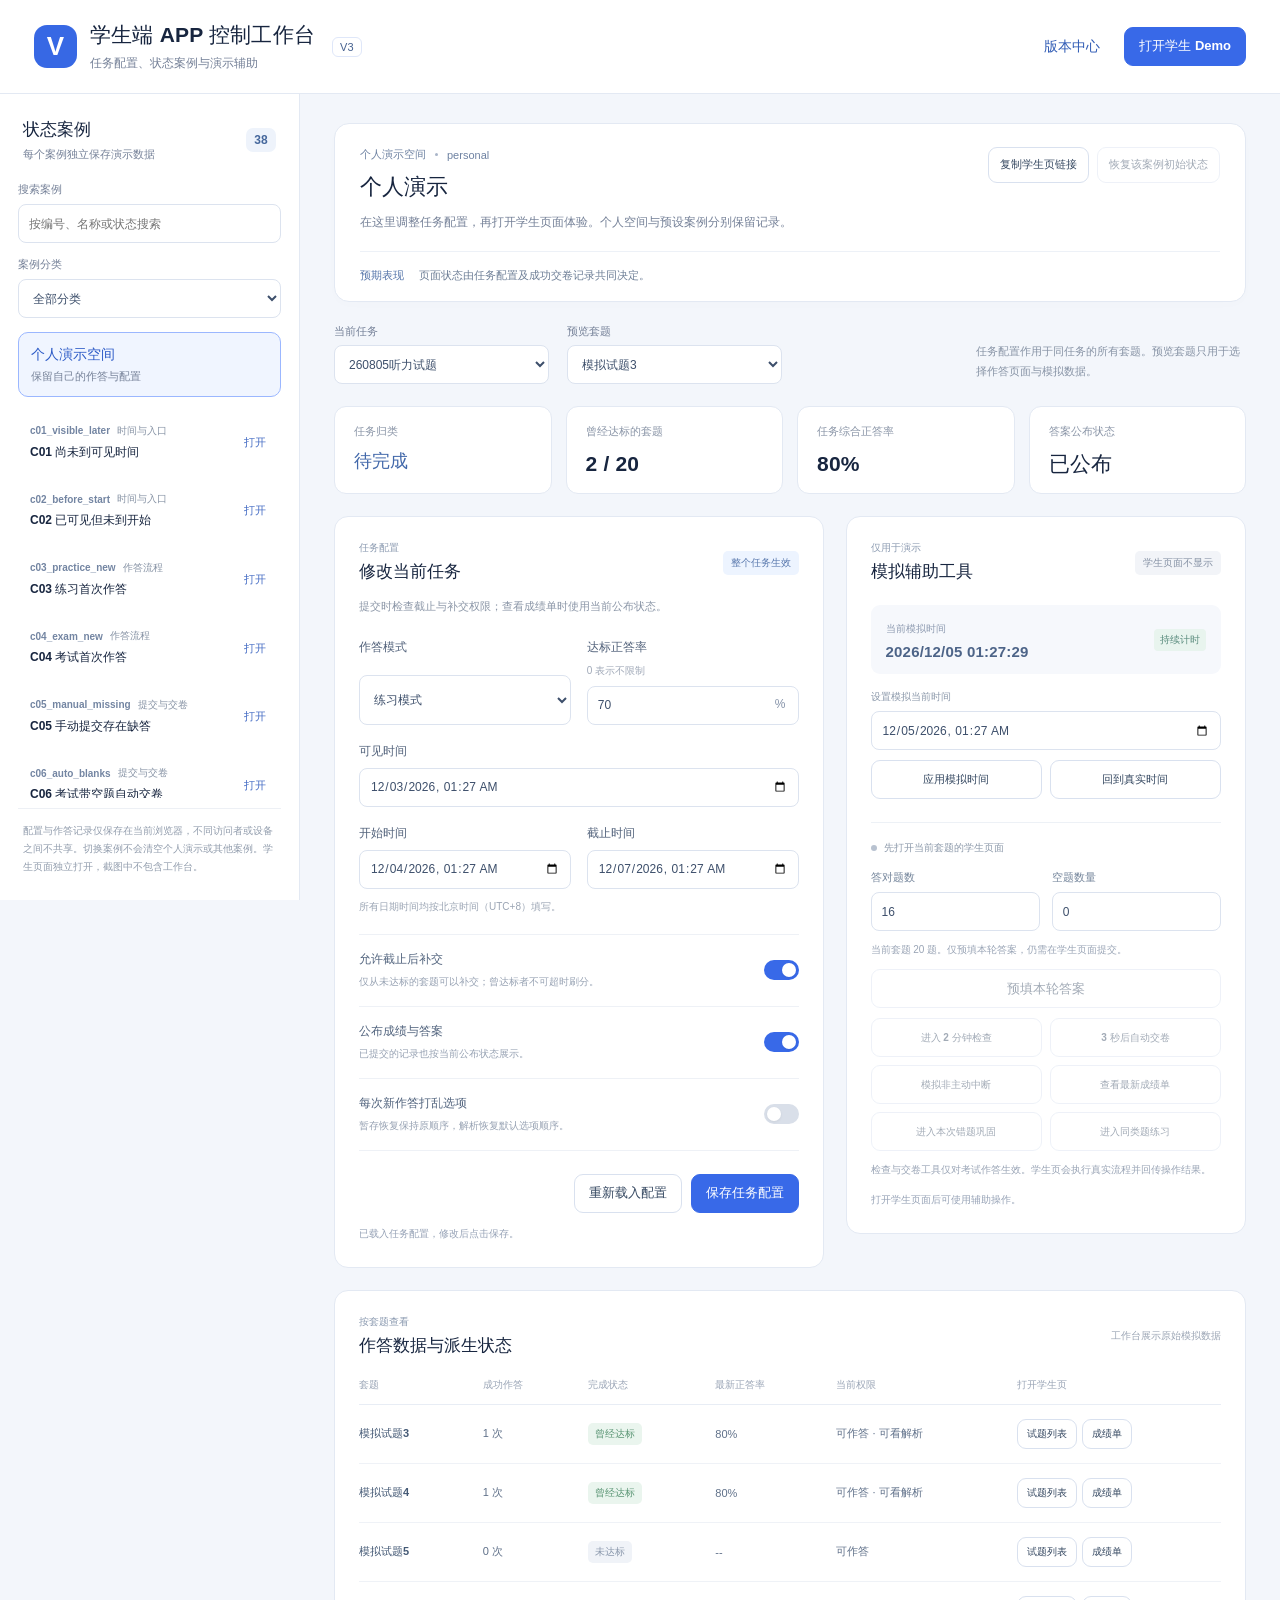
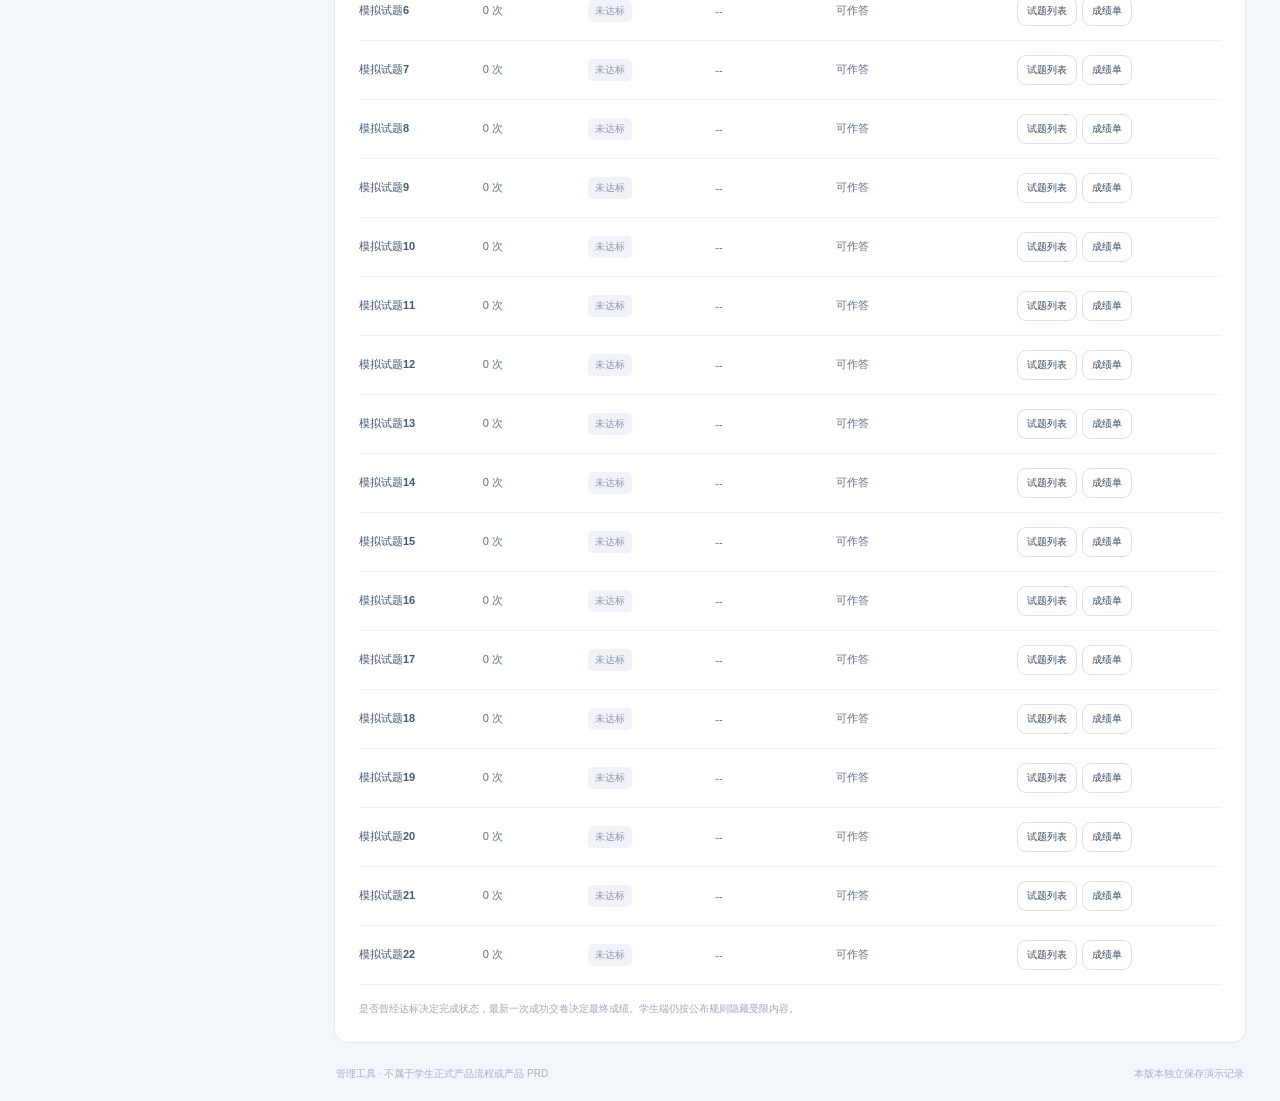
<file: workbench_261126_1035.html>
<!doctype html>
<html lang="zh-CN">
<head>
  <meta charset="utf-8">
  <meta name="viewport" content="width=device-width,initial-scale=1">
  <title>学生端 APP 控制工作台</title>
  <link rel="stylesheet" href="workbench_261126_1035.css">
</head>
<body>
  <header class="topbar">
    <div class="brand"><span class="brand-mark" aria-hidden="true">V</span><div><h1>学生端 APP 控制工作台</h1><p>任务配置、状态案例与演示辅助</p></div><span class="version">V3</span></div>
    <nav aria-label="管理工具导航"><a href="versions/index.html" data-version-center>版本中心</a><button class="button primary" type="button" data-open-student>打开学生 Demo</button></nav>
  </header>
  <p id="file-mode-note" class="file-mode-note" hidden>当前为本地文件模式。不同文件之间的数据同步取决于浏览器；完整的任务配置联动请通过项目根目录的双击启动入口打开。</p>
  <div class="workspace">
    <aside class="sidebar" aria-label="状态案例">
      <div class="sidebar-heading"><div><h2>状态案例</h2><p>每个案例独立保存演示数据</p></div><span class="count" id="case-count">0</span></div>
      <label class="search-label" for="case-search">搜索案例</label>
      <input id="case-search" type="search" placeholder="按编号、名称或状态搜索" autocomplete="off">
      <label class="search-label" for="case-category">案例分类</label>
      <select id="case-category"><option value="">全部分类</option></select>
      <button class="personal-button" type="button" id="personal-session">个人演示空间<span>保留自己的作答与配置</span></button>
      <div class="case-list" id="case-list" aria-live="polite"></div>
      <p class="sidebar-note">配置与作答记录仅保存在当前浏览器，不同访问者或设备之间不共享。切换案例不会清空个人演示或其他案例。学生页面独立打开，截图中不包含工作台。</p>
    </aside>
    <main>
      <div id="fatal-error" class="fatal" role="alert" hidden></div>
      <section class="case-banner" aria-labelledby="case-title">
        <div><div class="eyebrow"><span id="session-label">个人演示空间</span><span class="session-indicator"></span><span id="case-id-label">personal</span></div><h2 id="case-title">个人演示</h2><p id="case-description">在这里调整任务配置，再打开学生页面体验。</p></div>
        <div class="banner-actions"><button class="button" type="button" id="copy-case-link">复制学生页链接</button><button class="button" type="button" id="reset-case" disabled>恢复该案例初始状态</button></div>
        <div class="expected"><span>预期表现</span><p id="case-expected">按当前任务配置与作答记录派生页面状态。</p></div>
      </section>
      <section class="object-bar" aria-label="当前演示对象">
        <label>当前任务<select id="task-select"></select></label>
        <label>预览套题<select id="paper-select"></select></label>
        <p>任务配置作用于同任务的所有套题。预览套题只用于选择作答页面与模拟数据。</p>
      </section>
      <section class="stats" aria-label="当前状态摘要">
        <article><span>任务归类</span><strong id="stat-status">--</strong></article>
        <article><span>曾经达标的套题</span><strong id="stat-completed">--</strong></article>
        <article><span>任务综合正答率</span><strong id="stat-accuracy">--</strong></article>
        <article><span>答案公布状态</span><strong id="stat-published">--</strong></article>
      </section>
      <div class="main-grid">
        <section class="panel config-panel" aria-labelledby="config-title">
          <div class="section-heading"><div><span class="section-kicker">任务配置</span><h2 id="config-title">修改当前任务</h2></div><span class="scope-tag">整个任务生效</span></div>
          <p class="section-description">提交时检查截止与补交权限；查看成绩单时使用当前公布状态。</p>
          <form id="task-form">
            <div class="form-grid">
              <label>作答模式<select name="mode" required><option value="practice">练习模式</option><option value="exam">考试模式</option></select></label>
              <label>达标正答率 <span class="muted">0 表示不限制</span><div class="input-suffix"><input type="number" name="passRate" min="0" max="100" step="1" required><span>%</span></div></label>
              <label class="full">可见时间<input type="datetime-local" name="visibleAt" required></label>
              <label>开始时间<input type="datetime-local" name="startAt" required></label>
              <label>截止时间<input type="datetime-local" name="endAt" required></label>
            </div>
            <p class="time-note">所有日期时间均按北京时间（UTC+8）填写。</p>
            <div class="switch-list">
              <label class="switch-row"><div><strong>允许截止后补交</strong><span>仅从未达标的套题可以补交；曾达标者不可超时刷分。</span></div><input type="checkbox" name="allowLate" role="switch"></label>
              <label class="switch-row"><div><strong>公布成绩与答案</strong><span>已提交的记录也按当前公布状态展示。</span></div><input type="checkbox" name="published" role="switch"></label>
              <label class="switch-row"><div><strong>每次新作答打乱选项</strong><span>暂存恢复保持原顺序，解析恢复默认选项顺序。</span></div><input type="checkbox" name="randomOptions" role="switch"></label>
            </div>
            <div class="form-footer"><button class="button" type="button" id="reload-config">重新载入配置</button><button class="button primary" type="submit">保存任务配置</button></div>
            <p class="inline-status" id="config-status" role="status">配置读取中</p>
          </form>
        </section>
        <section class="panel tools-panel" aria-labelledby="tools-title">
          <div class="section-heading"><div><span class="section-kicker">仅用于演示</span><h2 id="tools-title">模拟辅助工具</h2></div><span class="scope-tag neutral">学生页面不显示</span></div>
          <div class="clock-card"><div><span>当前模拟时间</span><strong id="clock-now">--</strong></div><span class="live-badge" id="clock-mode">流动</span></div>
          <label class="clock-label" for="clock-input">设置模拟当前时间<input id="clock-input" type="datetime-local"></label>
          <div class="button-row"><button class="button" type="button" id="set-clock">应用模拟时间</button><button class="button" type="button" id="real-clock">回到真实时间</button></div>
          <div class="tool-divider"></div>
          <div class="student-connection"><span class="connection-dot" id="connection-dot"></span><span id="connection-status">先打开当前套题的学生页面</span></div>
          <div class="answer-preset"><label>答对题数<input id="correct-count" type="number" value="16" min="0" max="20"></label><label>空题数量<input id="blank-count" type="number" value="0" min="0" max="20"></label></div>
          <p class="tool-help" id="answer-preset-help">仅预填当前轮答案，仍需在学生页面提交。</p>
          <button class="button full-width" type="button" data-command="fill" disabled>预填本轮答案</button>
          <div class="tool-buttons">
            <button class="button" type="button" data-command="check" disabled>进入 2 分钟检查</button>
            <button class="button" type="button" data-command="autoSoon" disabled>3 秒后自动交卷</button>
            <button class="button" type="button" data-command="interrupt" disabled>模拟非主动中断</button>
            <button class="button" type="button" data-command="report" disabled>查看最新成绩单</button>
            <button class="button" type="button" data-command="wrong" disabled>进入本次错题巩固</button>
            <button class="button" type="button" data-command="similar" disabled>进入同类题练习</button>
          </div>
          <p class="tool-help">检查与交卷工具仅对考试作答生效。学生页会执行真实流程并回传操作结果。</p>
          <p class="inline-status" id="tool-status" role="status">打开学生页面后可使用辅助操作。</p>
        </section>
      </div>
      <section class="panel papers-panel" aria-labelledby="papers-title">
        <div class="section-heading"><div><span class="section-kicker">按套题查看</span><h2 id="papers-title">作答数据与派生状态</h2></div><span class="raw-data-note">工作台展示原始模拟数据</span></div>
        <div class="table-wrap"><table><thead><tr><th scope="col">套题</th><th scope="col">成功作答</th><th scope="col">完成状态</th><th scope="col">最新正答率</th><th scope="col">当前权限</th><th scope="col">打开学生页</th></tr></thead><tbody id="paper-table"></tbody></table></div>
        <p class="table-note">是否曾经达标决定完成状态，最新一次成功交卷决定最终成绩。学生端仍按公布规则隐藏受限内容。</p>
      </section>
      <footer class="page-footer"><span>管理工具 · 不属于学生正式产品流程或产品 PRD</span><span id="save-indicator">本版本独立保存演示记录</span></footer>
    </main>
  </div>
  <div id="toast" class="toast" role="status" hidden></div>
  <div id="copy-fallback" class="copy-fallback" hidden><label for="copy-value">复制未自动完成，请选择以下链接手动复制</label><input id="copy-value" readonly><button class="button" type="button" id="close-copy">关闭</button></div>
  <script src="state_261126_1035.js"></script>
  <script src="workbench_261126_1035.js"></script>
</body>
</html>
</file>
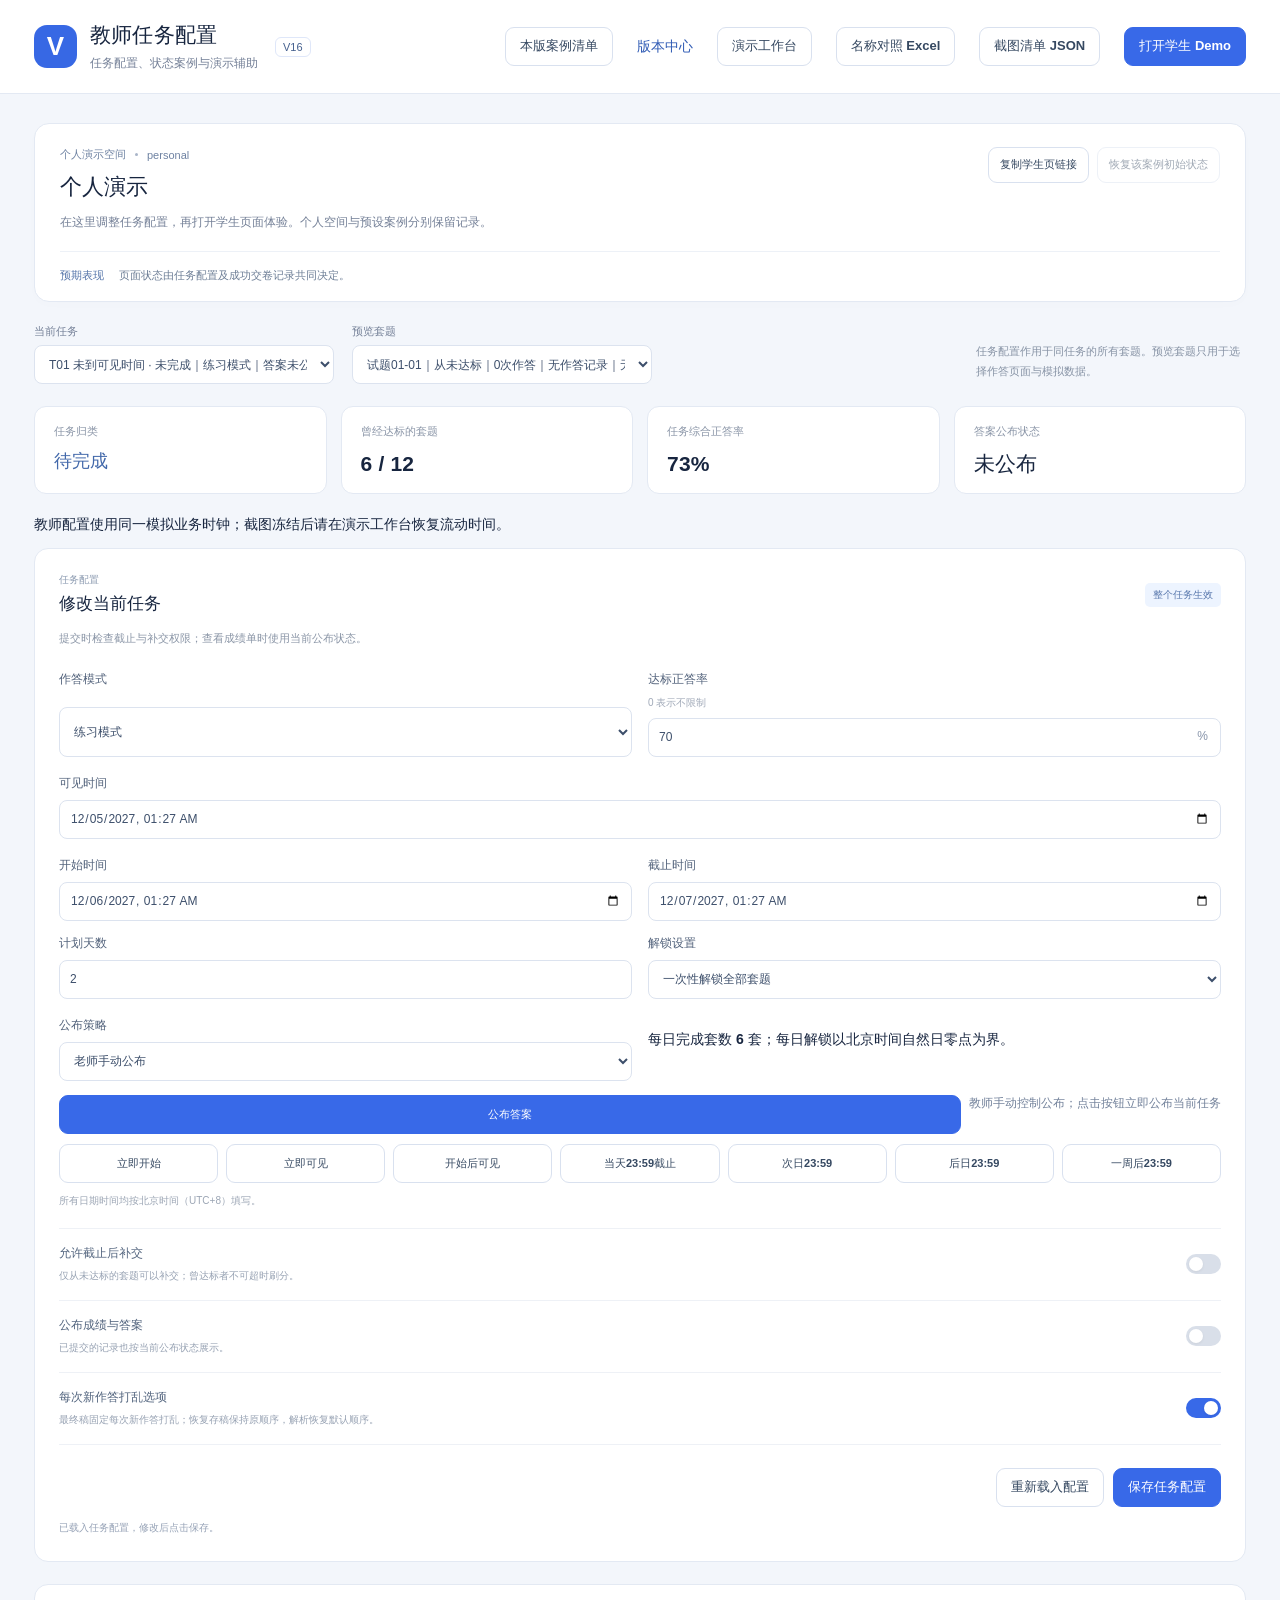
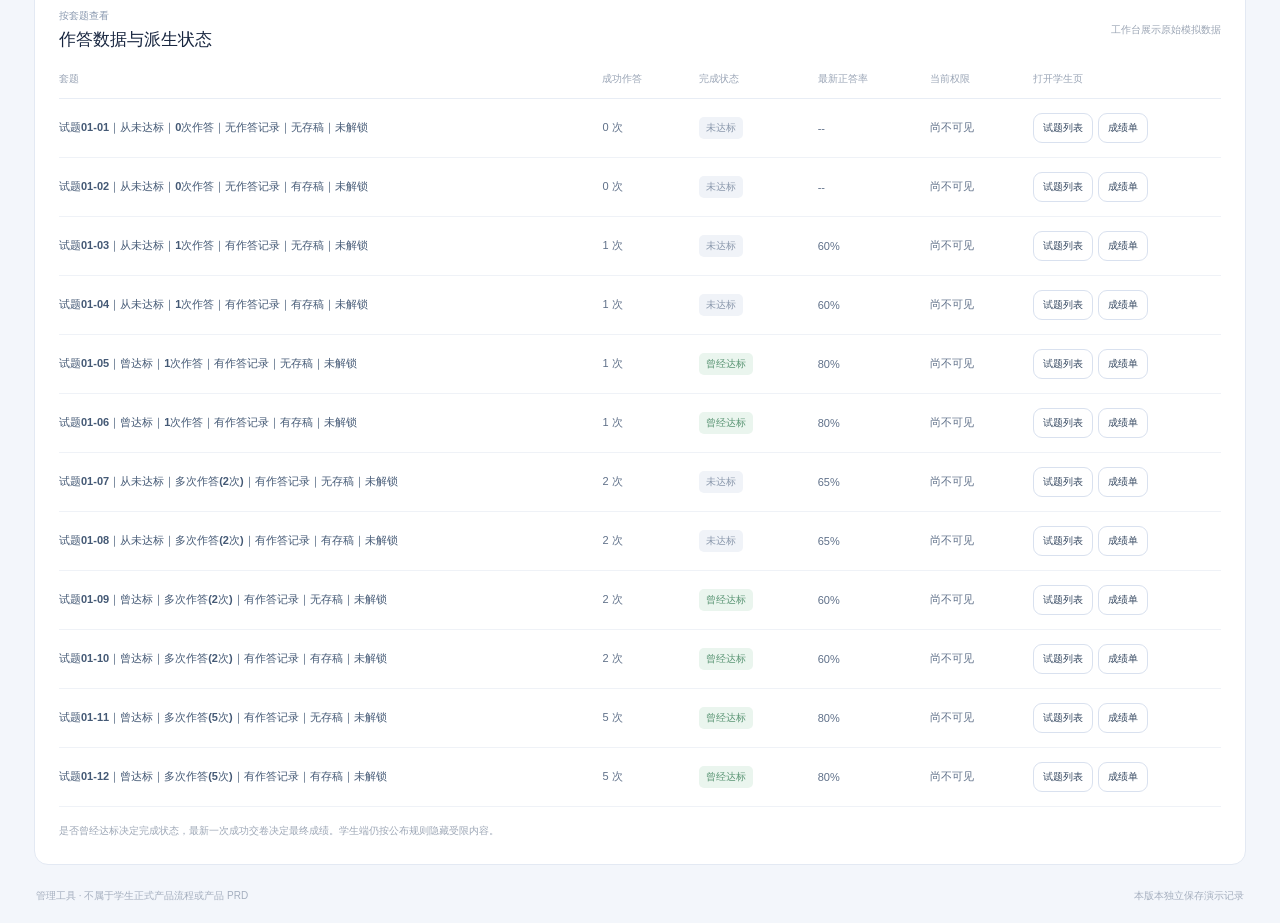
<file: versions/v16_261127_1612/teacher_config_261127_1612.html>
<!doctype html>
<html lang="zh-CN">
<head>
  <meta charset="utf-8">
  <meta name="viewport" content="width=device-width,initial-scale=1">
  <title>教师任务配置</title>
  <link rel="stylesheet" href="workbench_261126_1035.css">
</head>
<body class="teacher-config-view">
  <header class="topbar">
    <div class="brand"><span class="brand-mark" aria-hidden="true">V</span><div><h1>教师任务配置</h1><p>任务配置、状态案例与演示辅助</p></div><span class="version">V16</span></div>
    <nav aria-label="管理工具导航"><a class="button" href="案例清单_261127_1612.html" target="_blank">本版案例清单</a><a href="../index.html" data-version-center>版本中心</a><a class="button" href="workbench_261126_1035.html" data-control-peer="workbench_261126_1035.html">演示工作台</a><a class="button" href="任务与试题名称对照_261127_1612.xlsx" download>名称对照 Excel</a><a class="button" href="screenshot_manifest_261127_1612.json" target="_blank">截图清单 JSON</a><button class="button primary" type="button" data-open-student>打开学生 Demo</button></nav>
  </header>
  <p id="file-mode-note" class="file-mode-note" hidden>当前为本地文件模式。不同文件之间的数据同步取决于浏览器；完整的任务配置联动请通过项目根目录的双击启动入口打开。</p>
  <div class="workspace">
    <aside class="sidebar" aria-label="截图与案例">
<section class="capture-catalog"><h2>PRD 截图导航</h2><p>任务按业务归类，新增存稿全状态对照；过程案例单独定位。学生界面不显示本导航。</p><label for="capture-search">编号或状态</label><input id="capture-search" type="search" placeholder="如 LIST-A02、补交、错题"><label for="capture-group">截图分组</label><select id="capture-group"></select><label for="capture-kind">页面类型</label><select id="capture-kind"><option value="">全部类型</option><option value="stable">稳定页面</option><option value="process">过程场景</option></select><p id="capture-count"></p><div id="capture-list"></div></section>
<details class="advanced-cases"><summary>高级配置与独立演练</summary>
      <div class="sidebar-heading"><div><h2>状态案例</h2><p>每个案例独立保存演示数据</p></div><span class="count" id="case-count">0</span></div>
      <label class="search-label" for="case-search">搜索案例</label>
      <input id="case-search" type="search" placeholder="按编号、名称或状态搜索" autocomplete="off">
      <label class="search-label" for="case-category">案例分类</label>
      <select id="case-category"><option value="">全部分类</option></select>
      <button class="personal-button" type="button" id="personal-session">个人演示空间<span>保留自己的作答与配置</span></button>
      <div class="case-list" id="case-list" aria-live="polite"></div>
      <p class="sidebar-note">配置与作答记录仅保存在当前浏览器，不同访问者或设备之间不共享。切换案例不会清空个人演示或其他案例。学生页面独立打开，截图中不包含工作台。</p>
    </details></aside>
    <main>
      <div id="fatal-error" class="fatal" role="alert" hidden></div>
      <section class="case-banner" aria-labelledby="case-title">
        <div><div class="eyebrow"><span id="session-label">个人演示空间</span><span class="session-indicator"></span><span id="case-id-label">personal</span></div><h2 id="case-title">个人演示</h2><p id="case-description">在这里调整任务配置，再打开学生页面体验。</p></div>
        <div class="banner-actions"><button class="button" type="button" id="copy-case-link">复制学生页链接</button><button class="button" type="button" id="reset-case" disabled>恢复该案例初始状态</button></div>
        <div class="expected"><span>预期表现</span><p id="case-expected">按当前任务配置与作答记录派生页面状态。</p></div>
      </section>
      <section class="object-bar" aria-label="当前演示对象">
        <label>当前任务<select id="task-select"></select></label>
        <label>预览套题<select id="paper-select"></select></label>
        <p>任务配置作用于同任务的所有套题。预览套题只用于选择作答页面与模拟数据。</p>
      </section>
      <section class="stats" aria-label="当前状态摘要">
        <article><span>任务归类</span><strong id="stat-status">--</strong></article>
        <article><span>曾经达标的套题</span><strong id="stat-completed">--</strong></article>
        <article><span>任务综合正答率</span><strong id="stat-accuracy">--</strong></article>
        <article><span>答案公布状态</span><strong id="stat-published">--</strong></article>
      </section>
      <p class="teacher-clock-note" id="teacher-clock-state">教师配置使用同一模拟业务时钟；截图冻结后请在演示工作台恢复流动时间。</p><div class="main-grid">
        <section class="panel config-panel" aria-labelledby="config-title">
          <div class="section-heading"><div><span class="section-kicker">任务配置</span><h2 id="config-title">修改当前任务</h2></div><span class="scope-tag">整个任务生效</span></div>
          <p class="section-description">提交时检查截止与补交权限；查看成绩单时使用当前公布状态。</p>
          <form id="task-form">
            <div class="form-grid">
              <label>作答模式<select name="mode" required><option value="practice">练习模式</option><option value="exam">考试模式</option></select></label>
              <label>达标正答率 <span class="muted">0 表示不限制</span><div class="input-suffix"><input type="number" name="passRate" min="0" max="100" step="1" required><span>%</span></div></label>
              <label class="full">可见时间<input type="datetime-local" name="visibleAt" required></label>
              <label>开始时间<input type="datetime-local" name="startAt" required></label>
              <label>截止时间<input type="datetime-local" name="endAt" required></label>
            </div>
            <div class="form-grid teacher-policy-fields"><label>计划天数<input name="planDays" type="number" min="1" max="365" required></label><label>解锁设置<select name="unlockMode"><option value="all">一次性解锁全部套题</option><option value="daily">每日解锁</option></select></label><label>公布策略<select name="publishPolicy"><option value="manual">老师手动公布</option><option value="afterDeadline">作业结束后公布（截止时间到达）</option></select></label><p>每日完成套数 <strong id="daily-paper-count">--</strong> 套；每日解锁以北京时间自然日零点为界。</p></div><div class="button-row"><button class="button primary" id="publish-answers" type="button">公布答案</button><span id="publication-policy-hint"></span></div><div class="button-row teacher-time-presets"><button type="button" class="button" data-time-preset="start-now">立即开始</button><button type="button" class="button" data-time-preset="visible-now">立即可见</button><button type="button" class="button" data-time-preset="visible-start">开始后可见</button><button type="button" class="button" data-time-preset="end-today">当天23:59截止</button><button type="button" class="button" data-time-preset="end-tomorrow">次日23:59</button><button type="button" class="button" data-time-preset="end-after">后日23:59</button><button type="button" class="button" data-time-preset="end-week">一周后23:59</button></div><p class="time-note">所有日期时间均按北京时间（UTC+8）填写。</p>
            <div class="switch-list">
              <label class="switch-row"><div><strong>允许截止后补交</strong><span>仅从未达标的套题可以补交；曾达标者不可超时刷分。</span></div><input type="checkbox" name="allowLate" role="switch"></label>
              <label class="switch-row"><div><strong>公布成绩与答案</strong><span>已提交的记录也按当前公布状态展示。</span></div><input type="checkbox" name="published" role="switch"></label>
              <label class="switch-row"><div><strong>每次新作答打乱选项</strong><span>最终稿固定每次新作答打乱；恢复存稿保持原顺序，解析恢复默认顺序。</span></div><input type="checkbox" name="randomOptions" role="switch" checked disabled></label>
            </div>
            <div class="form-footer"><button class="button" type="button" id="reload-config">重新载入配置</button><button class="button primary" type="submit">保存任务配置</button></div>
            <p class="inline-status" id="config-status" role="status">配置读取中</p>
          </form>
        </section>
        <section class="panel tools-panel" aria-labelledby="tools-title">
          <div class="section-heading"><div><span class="section-kicker">仅用于演示</span><h2 id="tools-title">模拟辅助工具</h2></div><span class="scope-tag neutral">学生页面不显示</span></div>
          <div class="clock-card"><div><span>当前模拟时间</span><strong id="clock-now">--</strong></div><span class="live-badge" id="clock-mode">流动</span></div>
          <label class="clock-label" for="clock-input">设置模拟当前时间<input id="clock-input" type="datetime-local"></label>
          <div class="button-row"><button class="button" type="button" id="set-clock">应用模拟时间</button><button class="button" type="button" id="real-clock">回到真实时间</button><button class="button" type="button" id="freeze-clock">冻结截图时间</button></div>
          <div class="tool-divider"></div>
          <div class="student-connection"><span class="connection-dot" id="connection-dot"></span><span id="connection-status">先打开当前套题的学生页面</span></div>
          <div class="answer-preset"><label>答对题数<input id="correct-count" type="number" value="16" min="0" max="20"></label><label>空题数量<input id="blank-count" type="number" value="0" min="0" max="20"></label></div>
          <p class="tool-help" id="answer-preset-help">仅预填当前轮答案，仍需在学生页面提交。</p>
          <button class="button full-width" type="button" data-command="fill" disabled>预填本轮答案</button>
          <div class="tool-buttons">
            <button class="button" type="button" data-command="check" disabled>进入 2 分钟检查</button>
            <button class="button" type="button" data-command="autoSoon" disabled>3 秒后自动交卷</button>
            <button class="button" type="button" data-command="interrupt" disabled>模拟非主动中断</button>
            <button class="button" type="button" data-command="report" disabled>查看最新成绩单</button>
            <button class="button" type="button" data-command="wrong" disabled>进入本次错题巩固</button>
            <button class="button" type="button" data-command="similar" disabled>进入同类题练习</button>
          </div>
          <p class="tool-help">检查与交卷工具仅对考试作答生效。学生页会执行真实流程并回传操作结果。</p>
          <p class="inline-status" id="tool-status" role="status">打开学生页面后可使用辅助操作。</p>
        </section>
      </div>
      <section class="panel papers-panel" aria-labelledby="papers-title">
        <div class="section-heading"><div><span class="section-kicker">按套题查看</span><h2 id="papers-title">作答数据与派生状态</h2></div><span class="raw-data-note">工作台展示原始模拟数据</span></div>
        <div class="table-wrap"><table><thead><tr><th scope="col">套题</th><th scope="col">成功作答</th><th scope="col">完成状态</th><th scope="col">最新正答率</th><th scope="col">当前权限</th><th scope="col">打开学生页</th></tr></thead><tbody id="paper-table"></tbody></table></div>
        <p class="table-note">是否曾经达标决定完成状态，最新一次成功交卷决定最终成绩。学生端仍按公布规则隐藏受限内容。</p>
      </section>
      <footer class="page-footer"><span>管理工具 · 不属于学生正式产品流程或产品 PRD</span><span id="save-indicator">本版本独立保存演示记录</span></footer>
    </main>
  </div>
  <div id="toast" class="toast" role="status" hidden></div>
  <div id="copy-fallback" class="copy-fallback" hidden><label for="copy-value">复制未自动完成，请选择以下链接手动复制</label><input id="copy-value" readonly><button class="button" type="button" id="close-copy">关闭</button></div>
  <script src="state_261126_1035.js"></script>
  <script src="capture_catalog_261127_1612.js"></script>
  <script src="workbench_261126_1035.js"></script>
</body>
</html>
</file>
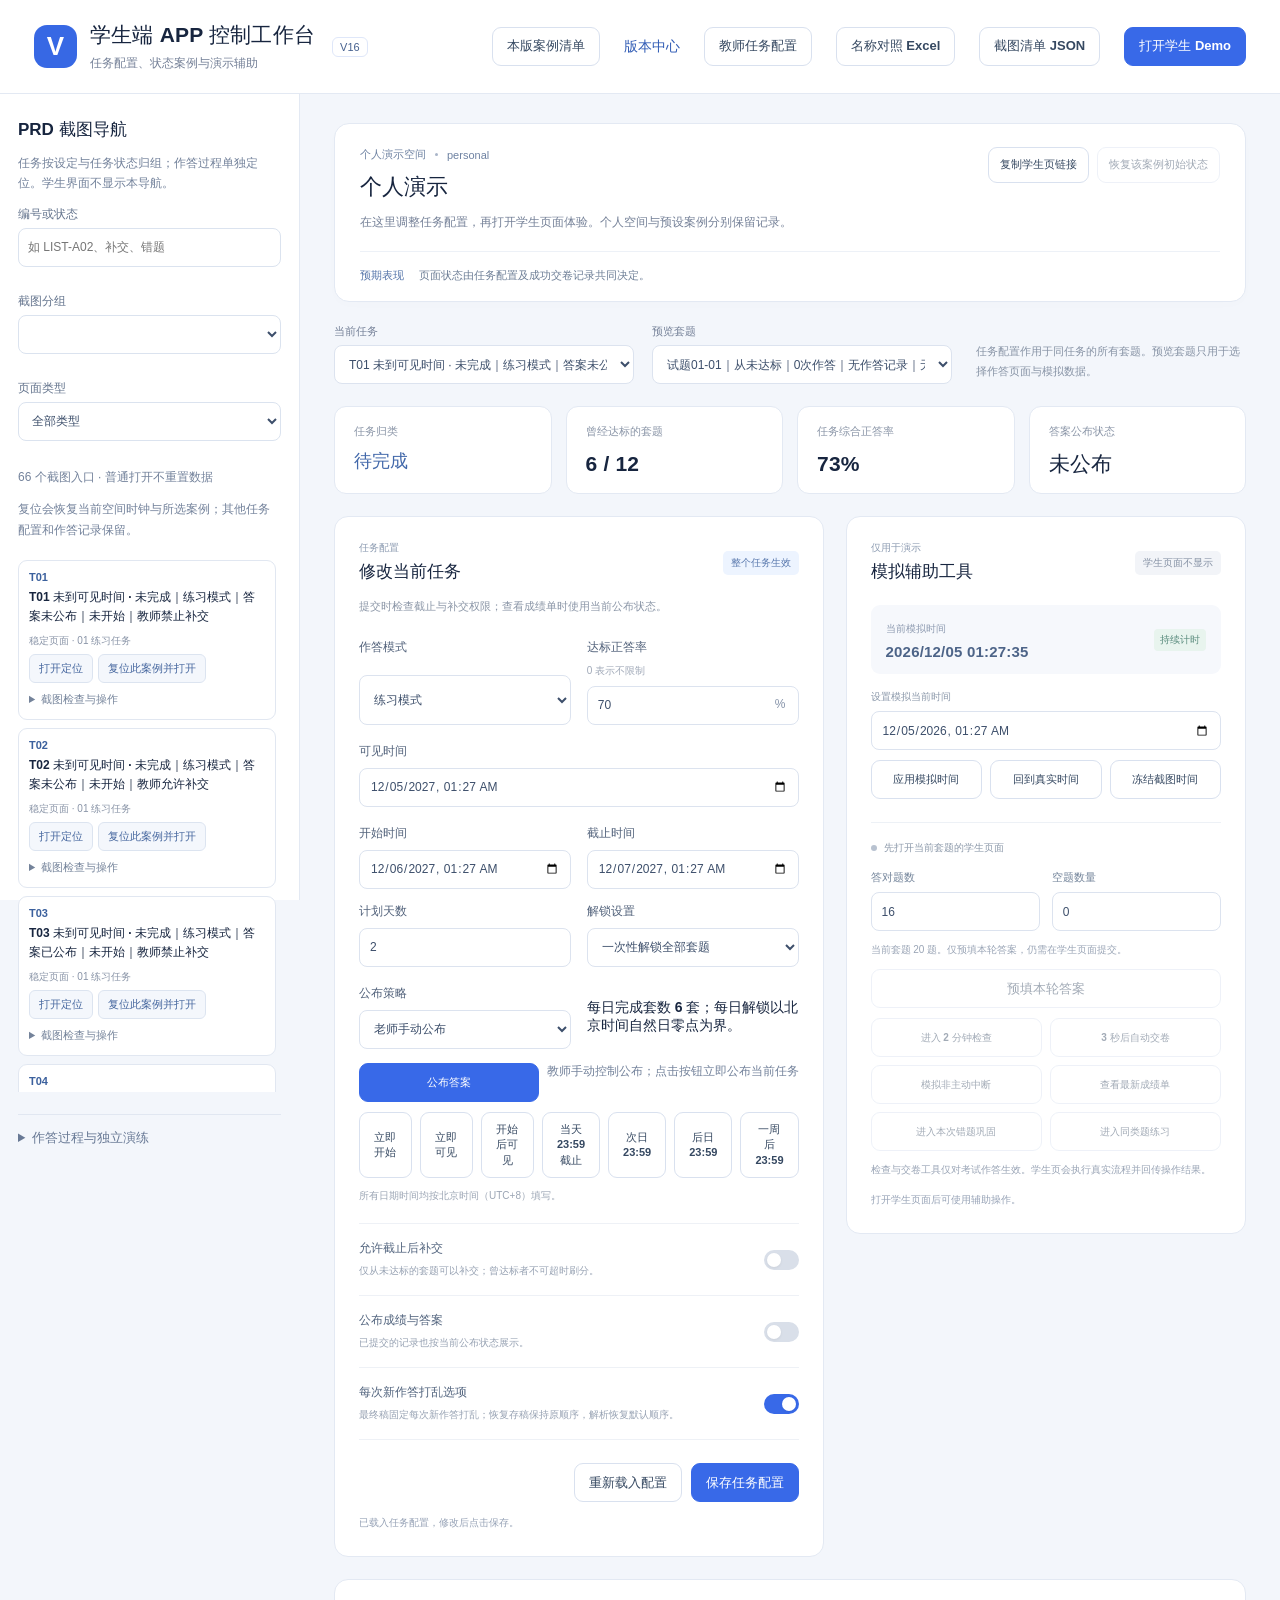
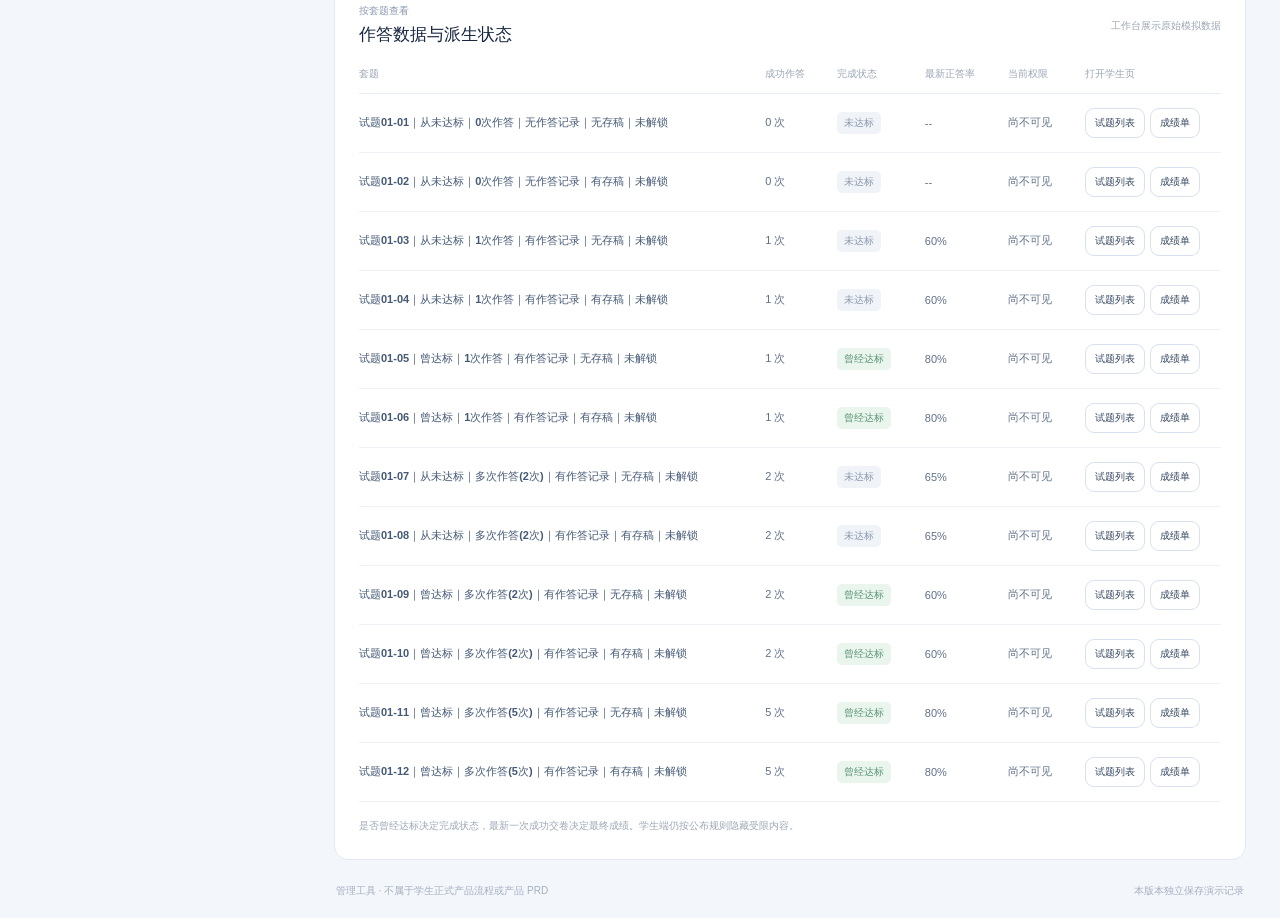
<file: versions/v16_261127_1612/workbench_261126_1035.html>
<!doctype html>
<html lang="zh-CN">
<head>
  <meta charset="utf-8">
  <meta name="viewport" content="width=device-width,initial-scale=1">
  <title>学生端 APP 控制工作台</title>
  <link rel="stylesheet" href="workbench_261126_1035.css">
</head>
<body>
  <header class="topbar">
    <div class="brand"><span class="brand-mark" aria-hidden="true">V</span><div><h1>学生端 APP 控制工作台</h1><p>任务配置、状态案例与演示辅助</p></div><span class="version">V16</span></div>
    <nav aria-label="管理工具导航"><a class="button" href="案例清单_261127_1612.html" target="_blank">本版案例清单</a><a href="../index.html" data-version-center>版本中心</a><a class="button" href="teacher_config_261127_1612.html" data-control-peer="teacher_config_261127_1612.html">教师任务配置</a><a class="button" href="任务与试题名称对照_261127_1612.xlsx" download>名称对照 Excel</a><a class="button" href="screenshot_manifest_261127_1612.json" target="_blank">截图清单 JSON</a><button class="button primary" type="button" data-open-student>打开学生 Demo</button></nav>
  </header>
  <p id="file-mode-note" class="file-mode-note" hidden>当前为本地文件模式。不同文件之间的数据同步取决于浏览器；完整的任务配置联动请通过项目根目录的双击启动入口打开。</p>
  <div class="workspace">
    <aside class="sidebar" aria-label="截图与案例">
<section class="capture-catalog"><h2>PRD 截图导航</h2><p>任务按设定与任务状态归组；作答过程单独定位。学生界面不显示本导航。</p><label for="capture-search">编号或状态</label><input id="capture-search" type="search" placeholder="如 LIST-A02、补交、错题"><label for="capture-group">截图分组</label><select id="capture-group"></select><label for="capture-kind">页面类型</label><select id="capture-kind"><option value="">全部类型</option><option value="stable">稳定页面</option><option value="process">过程场景</option></select><p id="capture-count"></p><p>复位会恢复当前空间时钟与所选案例；其他任务配置和作答记录保留。</p><div id="capture-list"></div></section>
<details class="advanced-cases"><summary>作答过程与独立演练</summary>
      <div class="sidebar-heading"><div><h2>状态案例</h2><p>每个案例独立保存演示数据</p></div><span class="count" id="case-count">0</span></div>
      <label class="search-label" for="case-search">搜索案例</label>
      <input id="case-search" type="search" placeholder="按编号、名称或状态搜索" autocomplete="off">
      <label class="search-label" for="case-category">案例分类</label>
      <select id="case-category"><option value="">全部分类</option></select>
      <button class="personal-button" type="button" id="personal-session">个人演示空间<span>保留自己的作答与配置</span></button>
      <div class="case-list" id="case-list" aria-live="polite"></div>
      <p class="sidebar-note">配置与作答记录仅保存在当前浏览器，不同访问者或设备之间不共享。切换案例不会清空个人演示或其他案例。学生页面独立打开，截图中不包含工作台。</p>
    </details></aside>
    <main>
      <div id="fatal-error" class="fatal" role="alert" hidden></div>
      <section class="case-banner" aria-labelledby="case-title">
        <div><div class="eyebrow"><span id="session-label">个人演示空间</span><span class="session-indicator"></span><span id="case-id-label">personal</span></div><h2 id="case-title">个人演示</h2><p id="case-description">在这里调整任务配置，再打开学生页面体验。</p></div>
        <div class="banner-actions"><button class="button" type="button" id="copy-case-link">复制学生页链接</button><button class="button" type="button" id="reset-case" disabled>恢复该案例初始状态</button></div>
        <div class="expected"><span>预期表现</span><p id="case-expected">按当前任务配置与作答记录派生页面状态。</p></div>
      </section>
      <section class="object-bar" aria-label="当前演示对象">
        <label>当前任务<select id="task-select"></select></label>
        <label>预览套题<select id="paper-select"></select></label>
        <p>任务配置作用于同任务的所有套题。预览套题只用于选择作答页面与模拟数据。</p>
      </section>
      <section class="stats" aria-label="当前状态摘要">
        <article><span>任务归类</span><strong id="stat-status">--</strong></article>
        <article><span>曾经达标的套题</span><strong id="stat-completed">--</strong></article>
        <article><span>任务综合正答率</span><strong id="stat-accuracy">--</strong></article>
        <article><span>答案公布状态</span><strong id="stat-published">--</strong></article>
      </section>
      <div class="main-grid">
        <section class="panel config-panel" aria-labelledby="config-title">
          <div class="section-heading"><div><span class="section-kicker">任务配置</span><h2 id="config-title">修改当前任务</h2></div><span class="scope-tag">整个任务生效</span></div>
          <p class="section-description">提交时检查截止与补交权限；查看成绩单时使用当前公布状态。</p>
          <form id="task-form">
            <div class="form-grid">
              <label>作答模式<select name="mode" required><option value="practice">练习模式</option><option value="exam">考试模式</option></select></label>
              <label>达标正答率 <span class="muted">0 表示不限制</span><div class="input-suffix"><input type="number" name="passRate" min="0" max="100" step="1" required><span>%</span></div></label>
              <label class="full">可见时间<input type="datetime-local" name="visibleAt" required></label>
              <label>开始时间<input type="datetime-local" name="startAt" required></label>
              <label>截止时间<input type="datetime-local" name="endAt" required></label>
            </div>
            <div class="form-grid teacher-policy-fields"><label>计划天数<input name="planDays" type="number" min="1" max="365" required></label><label>解锁设置<select name="unlockMode"><option value="all">一次性解锁全部套题</option><option value="daily">每日解锁</option></select></label><label>公布策略<select name="publishPolicy"><option value="manual">老师手动公布</option><option value="afterComplete">学生完成后公布（全部套题曾达标）</option><option value="afterDeadline">作业结束后公布（截止时间到达）</option></select></label><p>每日完成套数 <strong id="daily-paper-count">--</strong> 套；每日解锁以北京时间自然日零点为界。</p></div><div class="button-row"><button class="button primary" id="publish-answers" type="button">公布答案</button><span id="publication-policy-hint"></span></div><div class="button-row teacher-time-presets"><button type="button" class="button" data-time-preset="start-now">立即开始</button><button type="button" class="button" data-time-preset="visible-now">立即可见</button><button type="button" class="button" data-time-preset="visible-start">开始后可见</button><button type="button" class="button" data-time-preset="end-today">当天23:59截止</button><button type="button" class="button" data-time-preset="end-tomorrow">次日23:59</button><button type="button" class="button" data-time-preset="end-after">后日23:59</button><button type="button" class="button" data-time-preset="end-week">一周后23:59</button></div><p class="time-note">所有日期时间均按北京时间（UTC+8）填写。</p>
            <div class="switch-list">
              <label class="switch-row"><div><strong>允许截止后补交</strong><span>仅从未达标的套题可以补交；曾达标者不可超时刷分。</span></div><input type="checkbox" name="allowLate" role="switch"></label>
              <label class="switch-row"><div><strong>公布成绩与答案</strong><span>已提交的记录也按当前公布状态展示。</span></div><input type="checkbox" name="published" role="switch"></label>
              <label class="switch-row"><div><strong>每次新作答打乱选项</strong><span>最终稿固定每次新作答打乱；恢复存稿保持原顺序，解析恢复默认顺序。</span></div><input type="checkbox" name="randomOptions" role="switch" checked disabled></label>
            </div>
            <div class="form-footer"><button class="button" type="button" id="reload-config">重新载入配置</button><button class="button primary" type="submit">保存任务配置</button></div>
            <p class="inline-status" id="config-status" role="status">配置读取中</p>
          </form>
        </section>
        <section class="panel tools-panel" aria-labelledby="tools-title">
          <div class="section-heading"><div><span class="section-kicker">仅用于演示</span><h2 id="tools-title">模拟辅助工具</h2></div><span class="scope-tag neutral">学生页面不显示</span></div>
          <div class="clock-card"><div><span>当前模拟时间</span><strong id="clock-now">--</strong></div><span class="live-badge" id="clock-mode">流动</span></div>
          <label class="clock-label" for="clock-input">设置模拟当前时间<input id="clock-input" type="datetime-local"></label>
          <div class="button-row"><button class="button" type="button" id="set-clock">应用模拟时间</button><button class="button" type="button" id="real-clock">回到真实时间</button><button class="button" type="button" id="freeze-clock">冻结截图时间</button></div>
          <div class="tool-divider"></div>
          <div class="student-connection"><span class="connection-dot" id="connection-dot"></span><span id="connection-status">先打开当前套题的学生页面</span></div>
          <div class="answer-preset"><label>答对题数<input id="correct-count" type="number" value="16" min="0" max="20"></label><label>空题数量<input id="blank-count" type="number" value="0" min="0" max="20"></label></div>
          <p class="tool-help" id="answer-preset-help">仅预填当前轮答案，仍需在学生页面提交。</p>
          <button class="button full-width" type="button" data-command="fill" disabled>预填本轮答案</button>
          <div class="tool-buttons">
            <button class="button" type="button" data-command="check" disabled>进入 2 分钟检查</button>
            <button class="button" type="button" data-command="autoSoon" disabled>3 秒后自动交卷</button>
            <button class="button" type="button" data-command="interrupt" disabled>模拟非主动中断</button>
            <button class="button" type="button" data-command="report" disabled>查看最新成绩单</button>
            <button class="button" type="button" data-command="wrong" disabled>进入本次错题巩固</button>
            <button class="button" type="button" data-command="similar" disabled>进入同类题练习</button>
          </div>
          <p class="tool-help">检查与交卷工具仅对考试作答生效。学生页会执行真实流程并回传操作结果。</p>
          <p class="inline-status" id="tool-status" role="status">打开学生页面后可使用辅助操作。</p>
        </section>
      </div>
      <section class="panel papers-panel" aria-labelledby="papers-title">
        <div class="section-heading"><div><span class="section-kicker">按套题查看</span><h2 id="papers-title">作答数据与派生状态</h2></div><span class="raw-data-note">工作台展示原始模拟数据</span></div>
        <div class="table-wrap"><table><thead><tr><th scope="col">套题</th><th scope="col">成功作答</th><th scope="col">完成状态</th><th scope="col">最新正答率</th><th scope="col">当前权限</th><th scope="col">打开学生页</th></tr></thead><tbody id="paper-table"></tbody></table></div>
        <p class="table-note">是否曾经达标决定完成状态，最新一次成功交卷决定最终成绩。学生端仍按公布规则隐藏受限内容。</p>
      </section>
      <footer class="page-footer"><span>管理工具 · 不属于学生正式产品流程或产品 PRD</span><span id="save-indicator">本版本独立保存演示记录</span></footer>
    </main>
  </div>
  <div id="toast" class="toast" role="status" hidden></div>
  <div id="copy-fallback" class="copy-fallback" hidden><label for="copy-value">复制未自动完成，请选择以下链接手动复制</label><input id="copy-value" readonly><button class="button" type="button" id="close-copy">关闭</button></div>
  <script src="state_261126_1035.js"></script>
  <script src="capture_catalog_261127_1612.js"></script>
  <script src="workbench_261126_1035.js"></script>
</body>
</html>
</file>
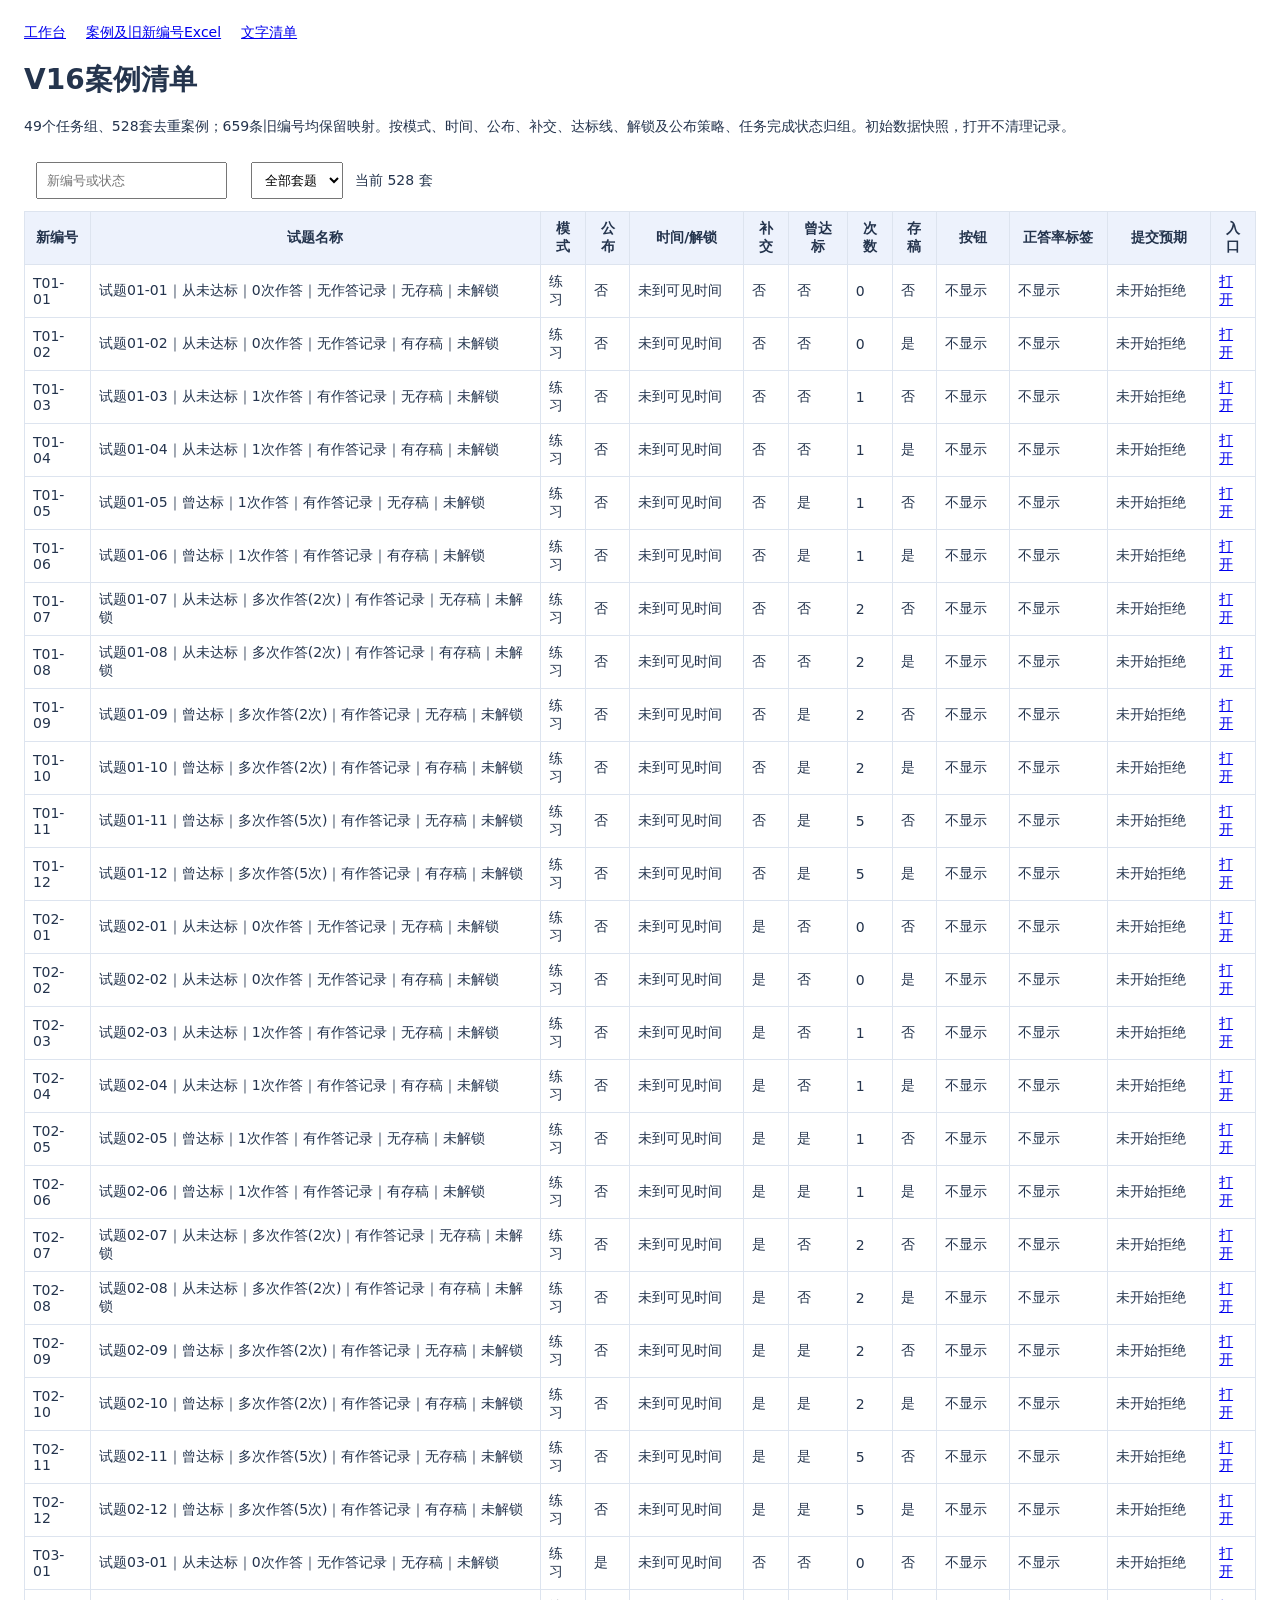
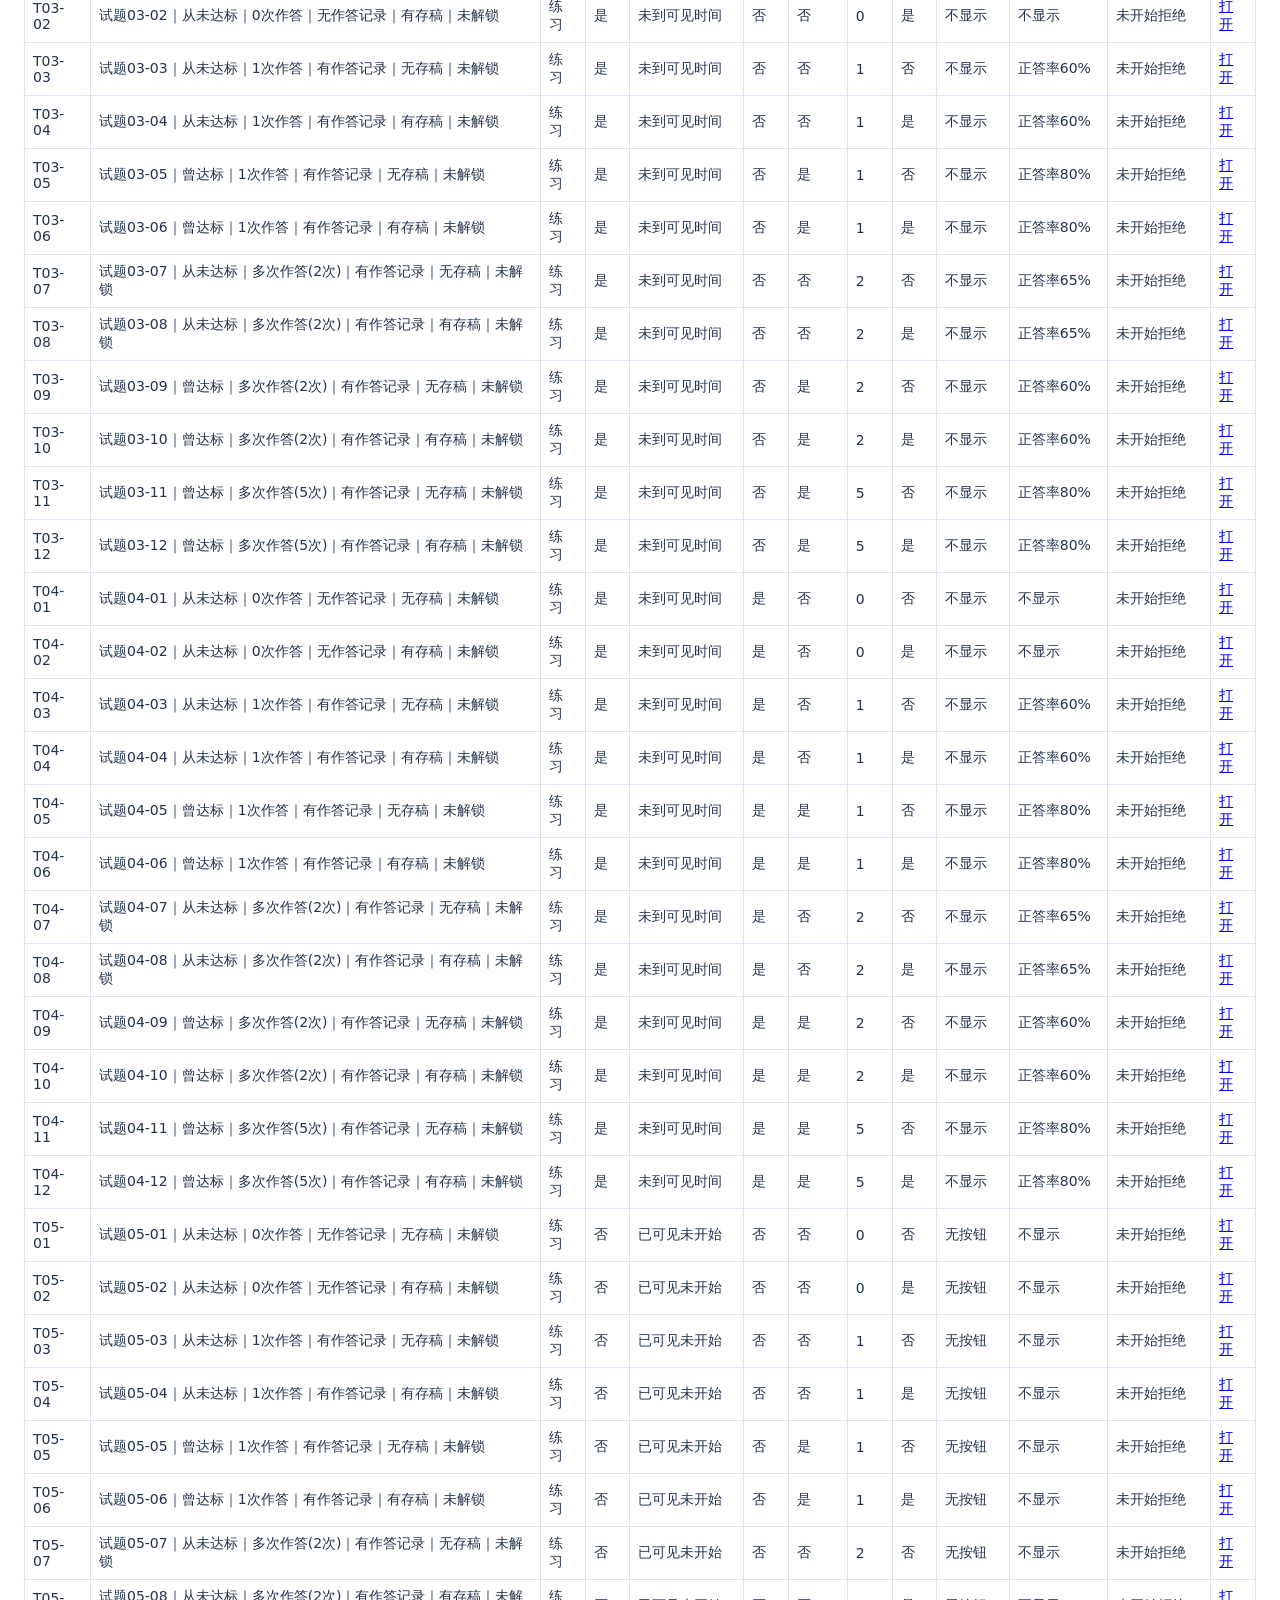
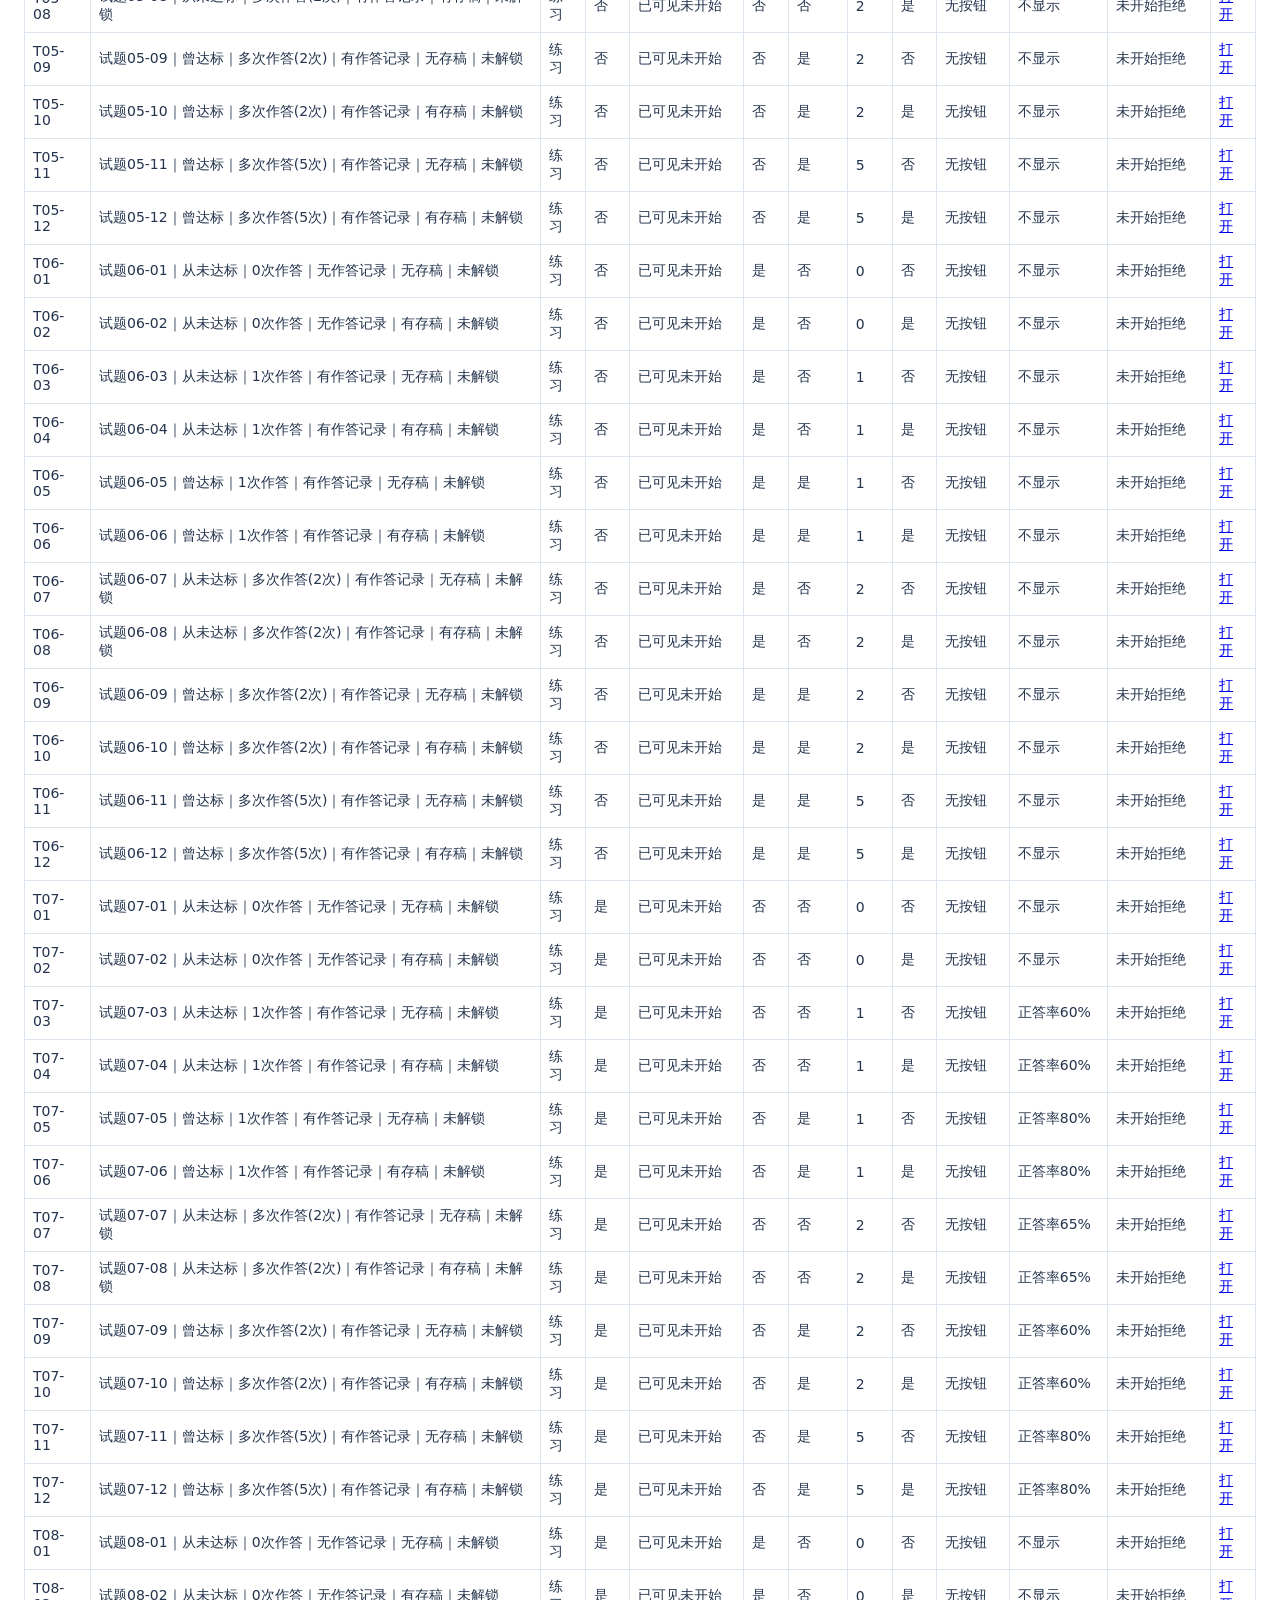
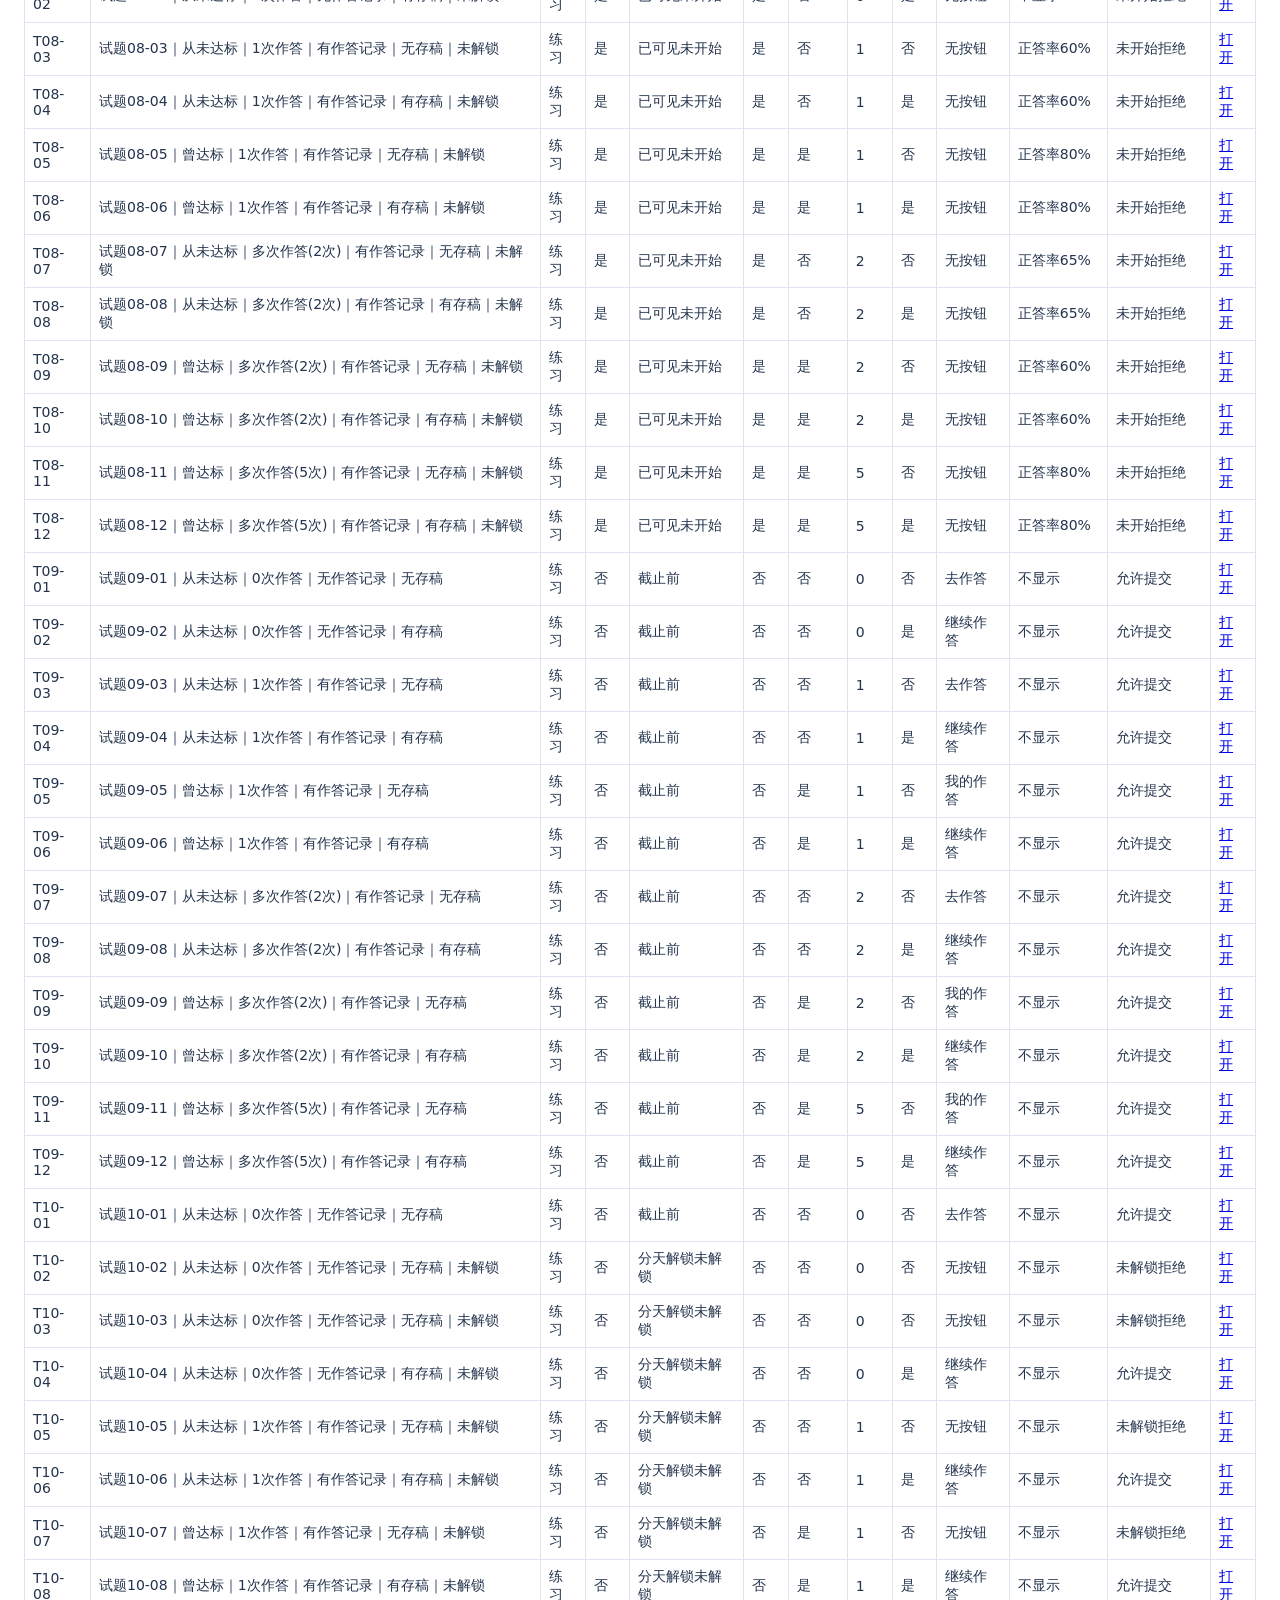
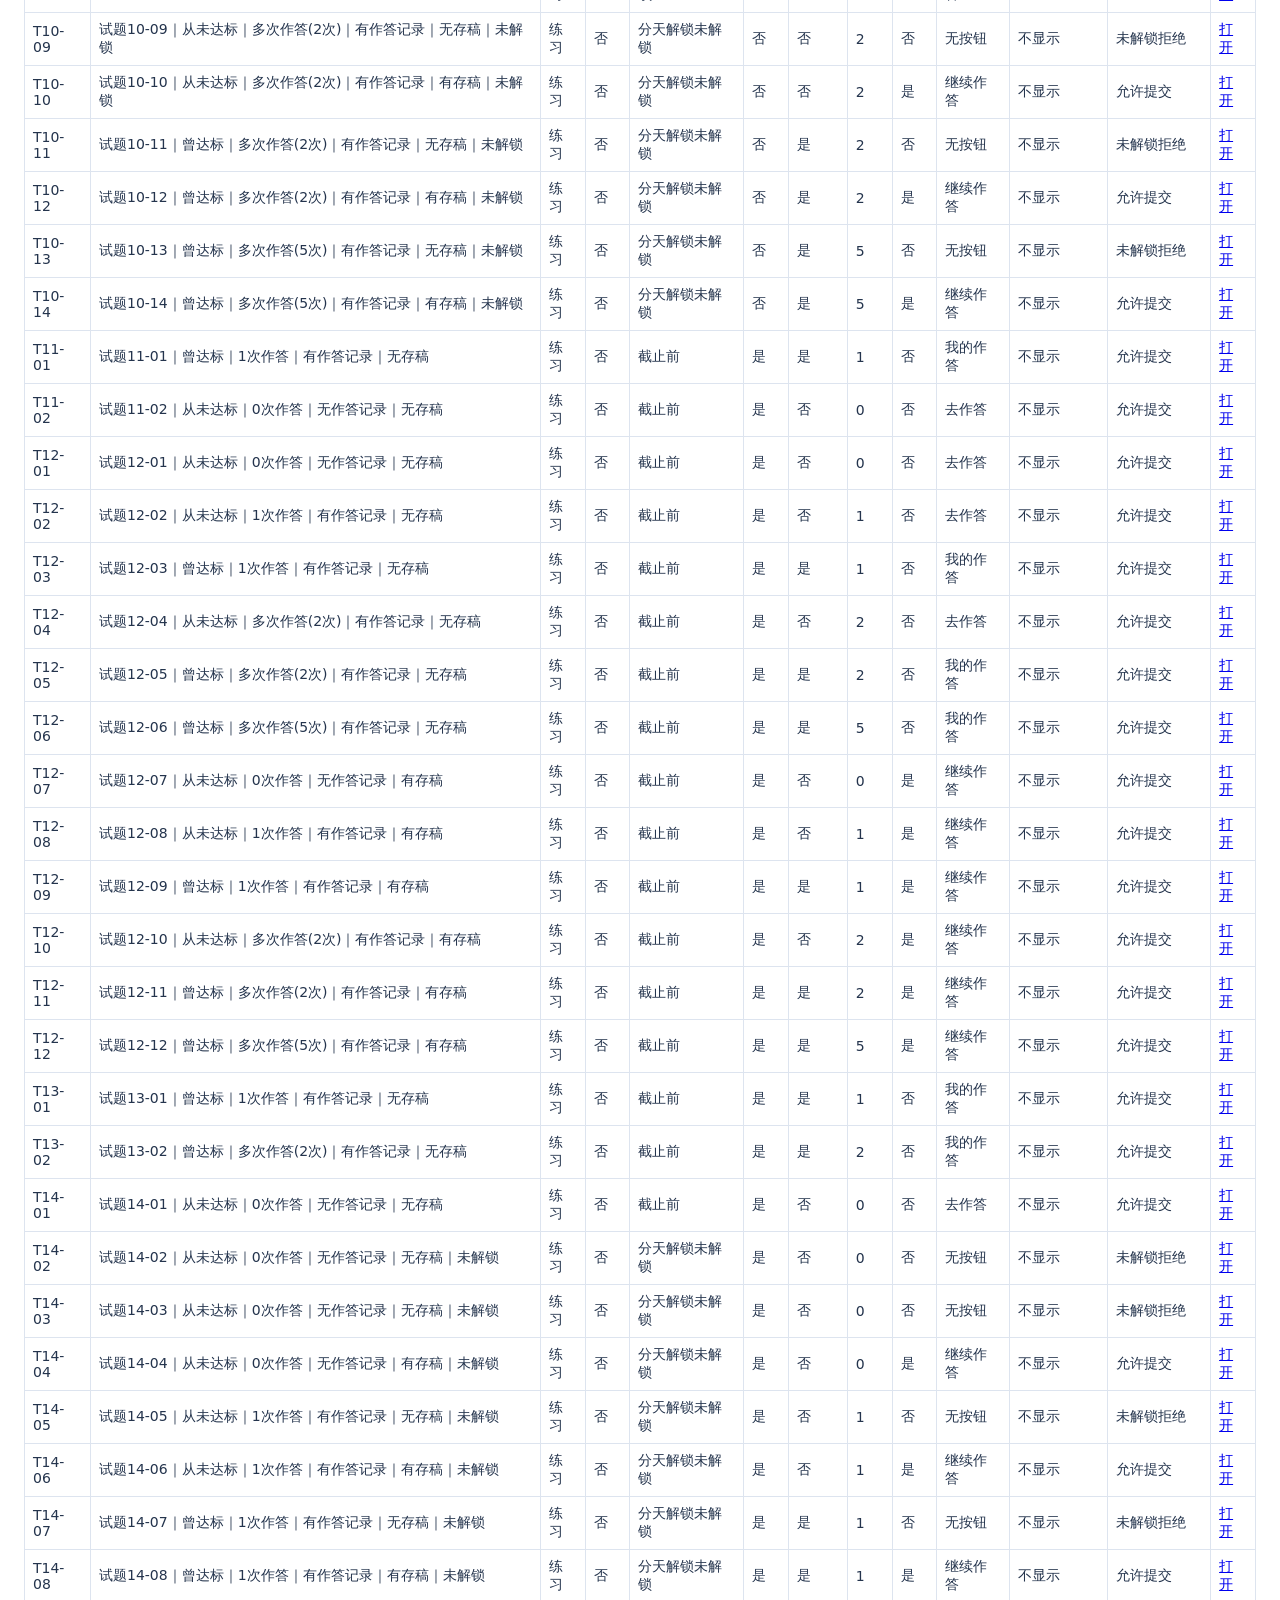
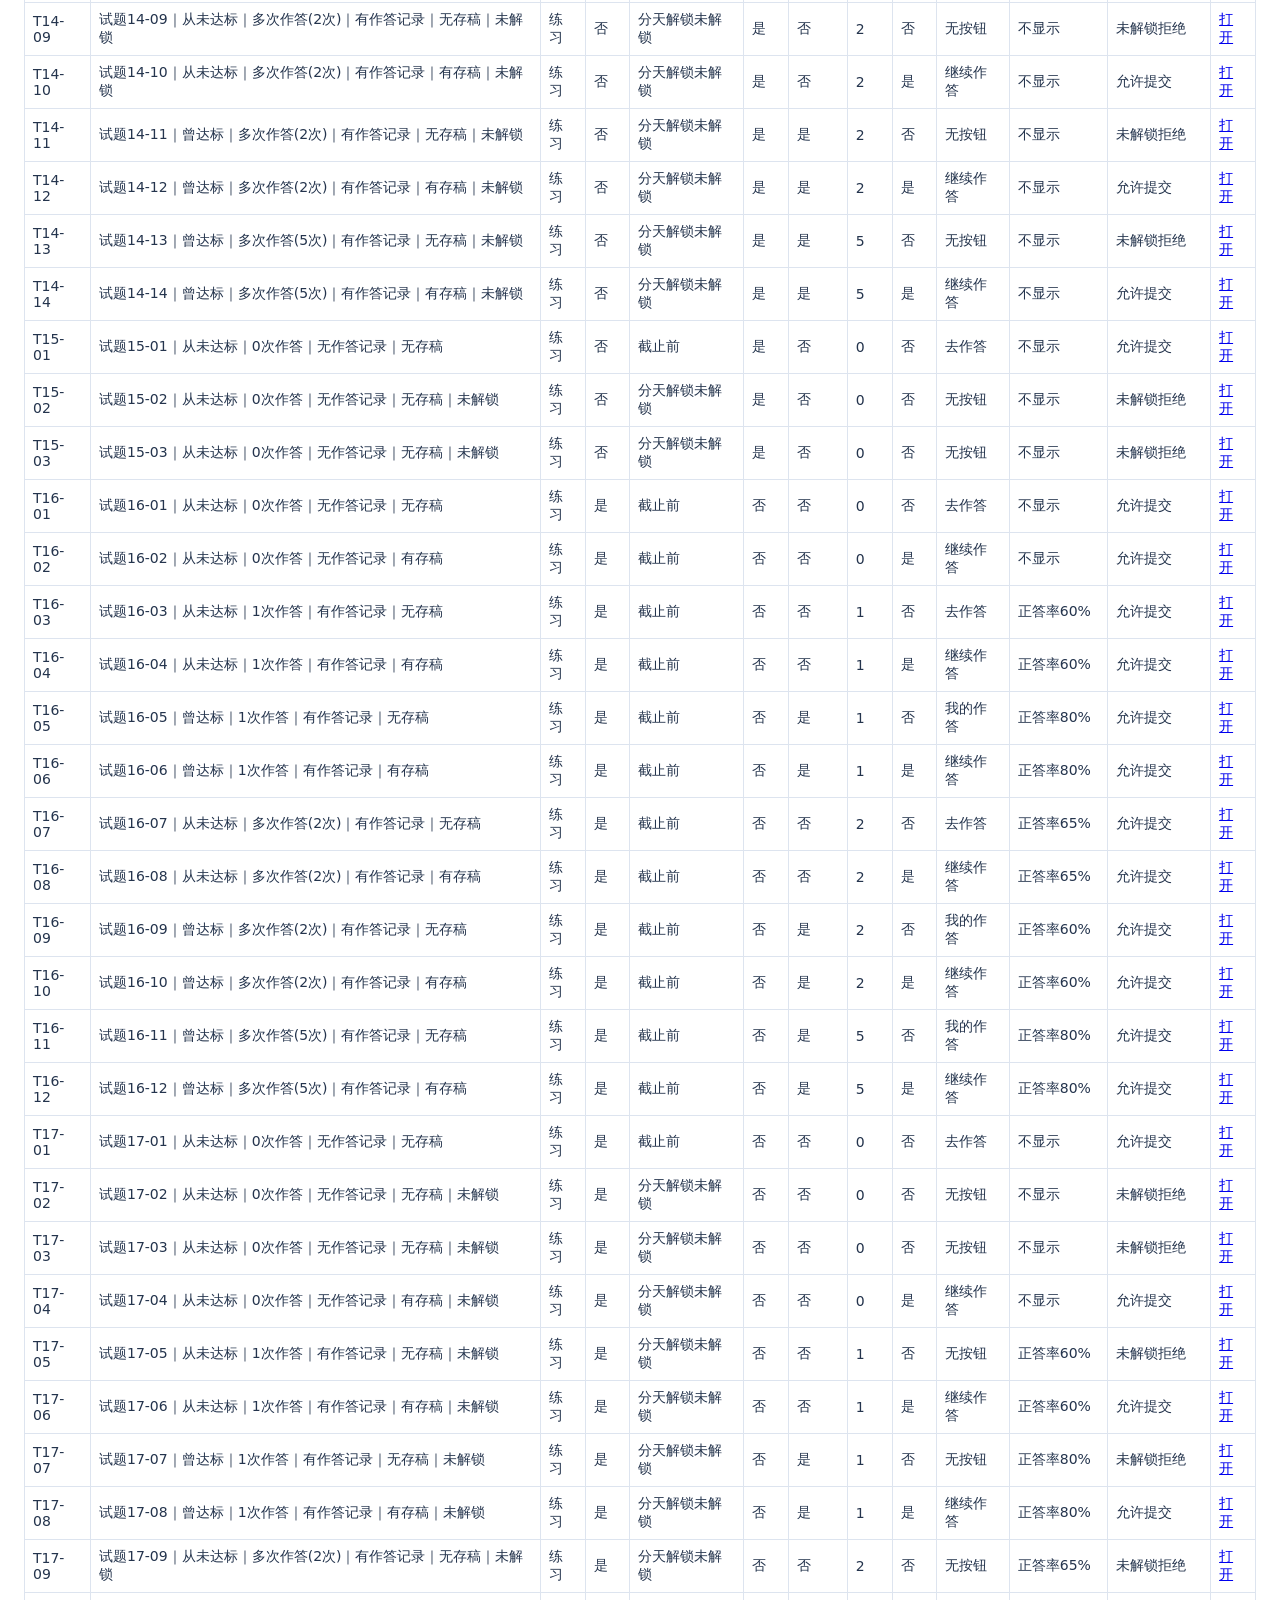
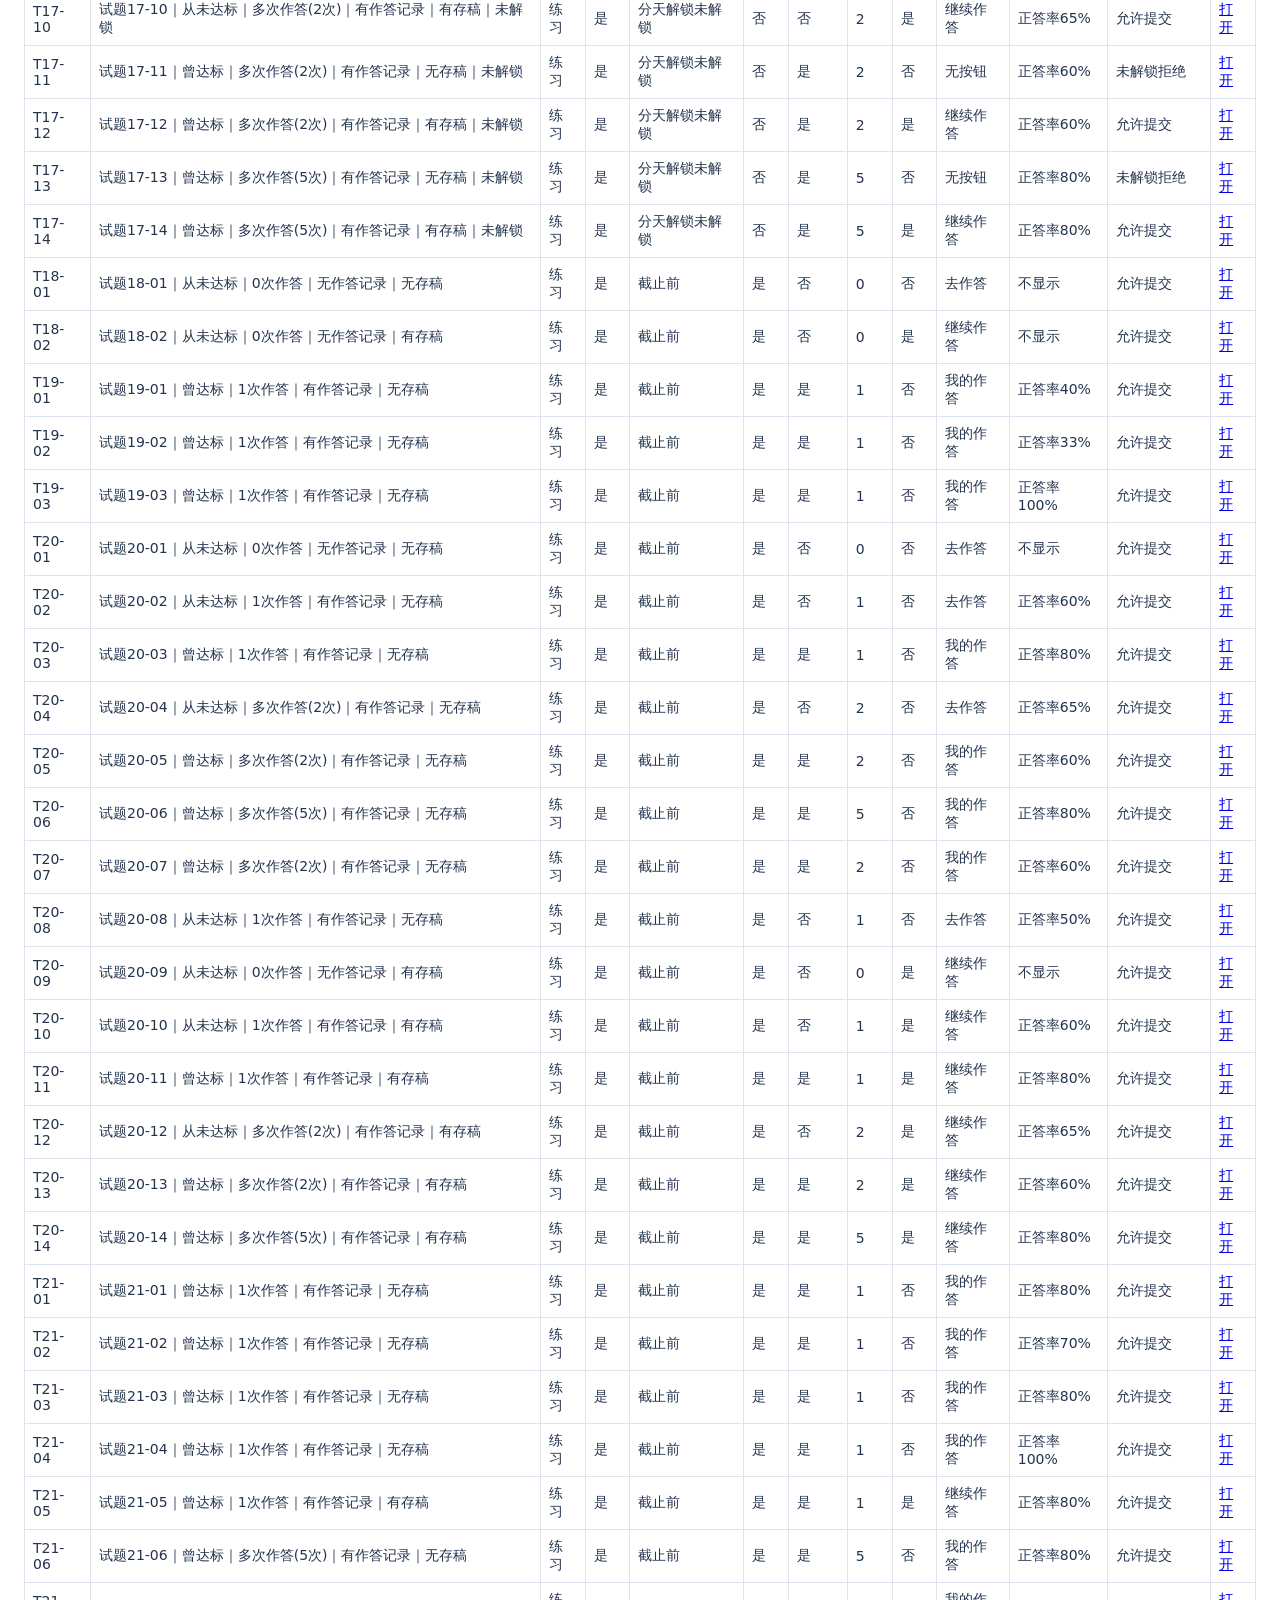
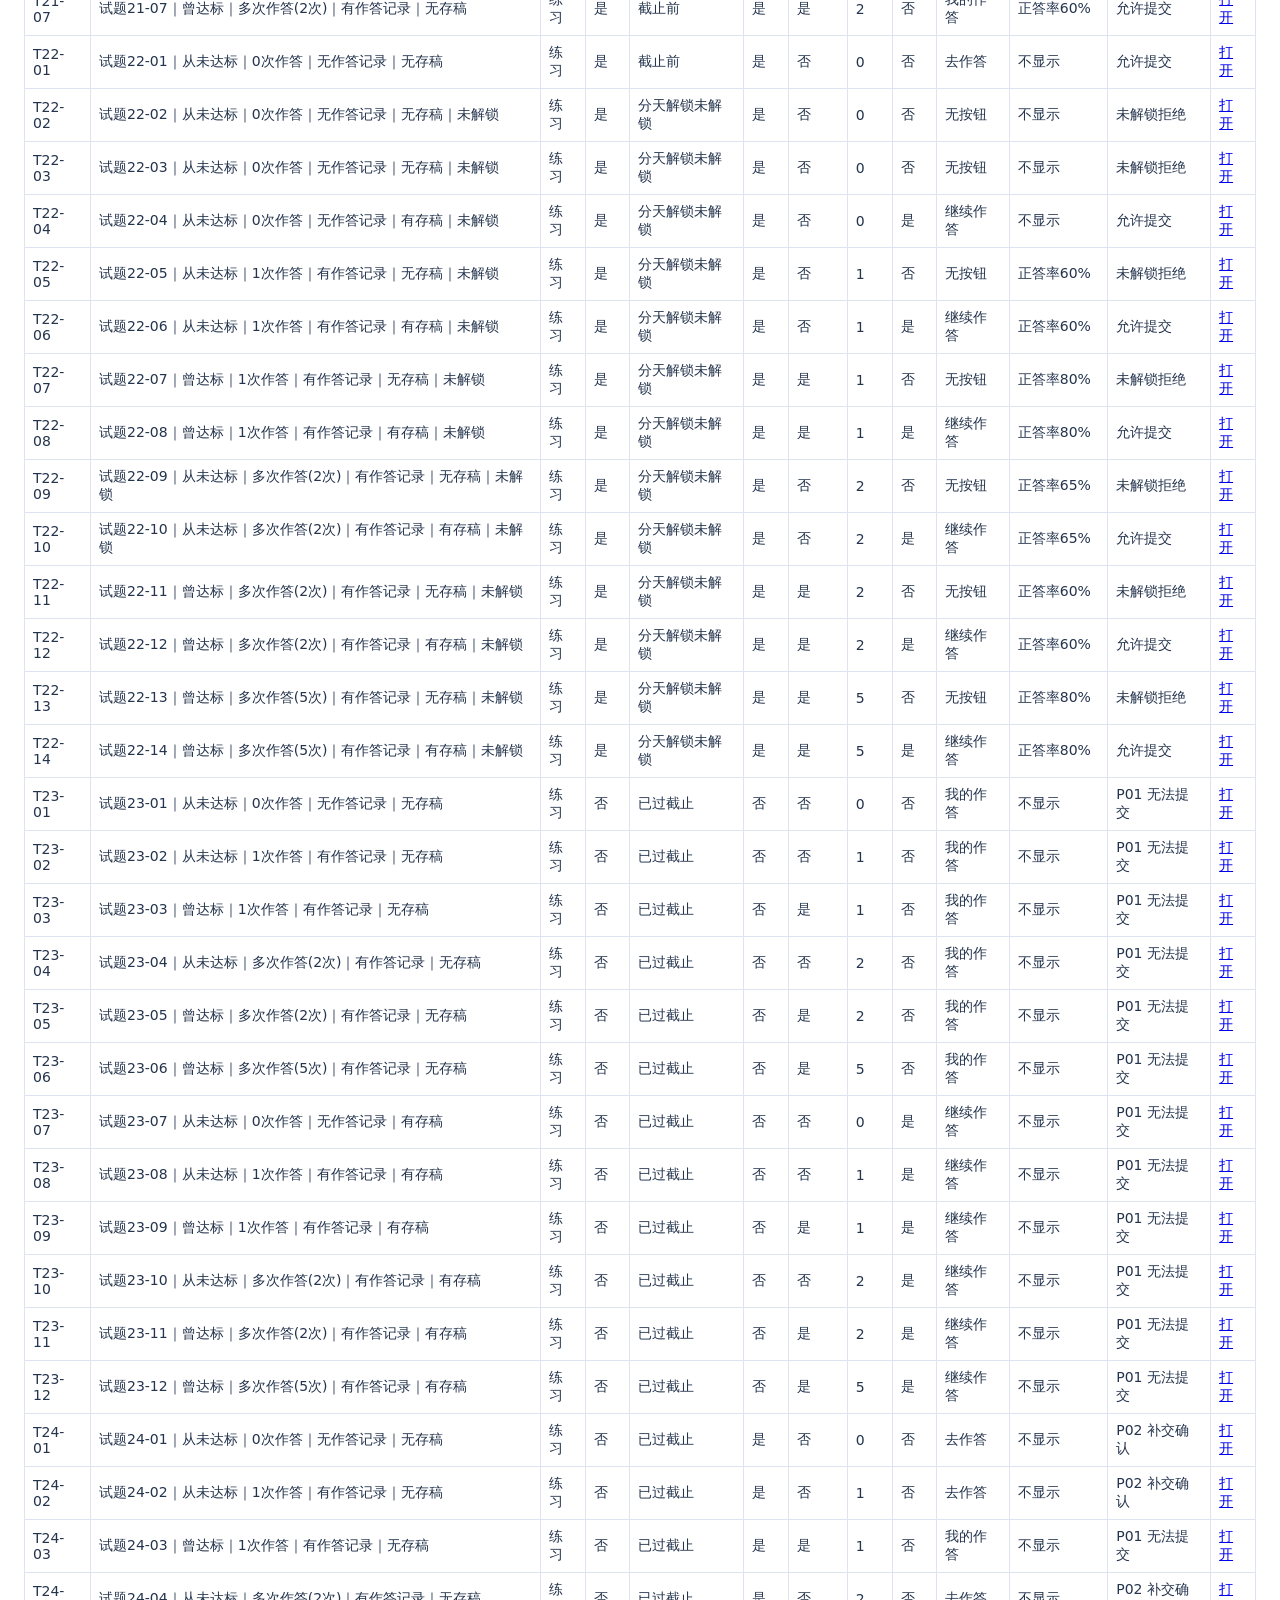
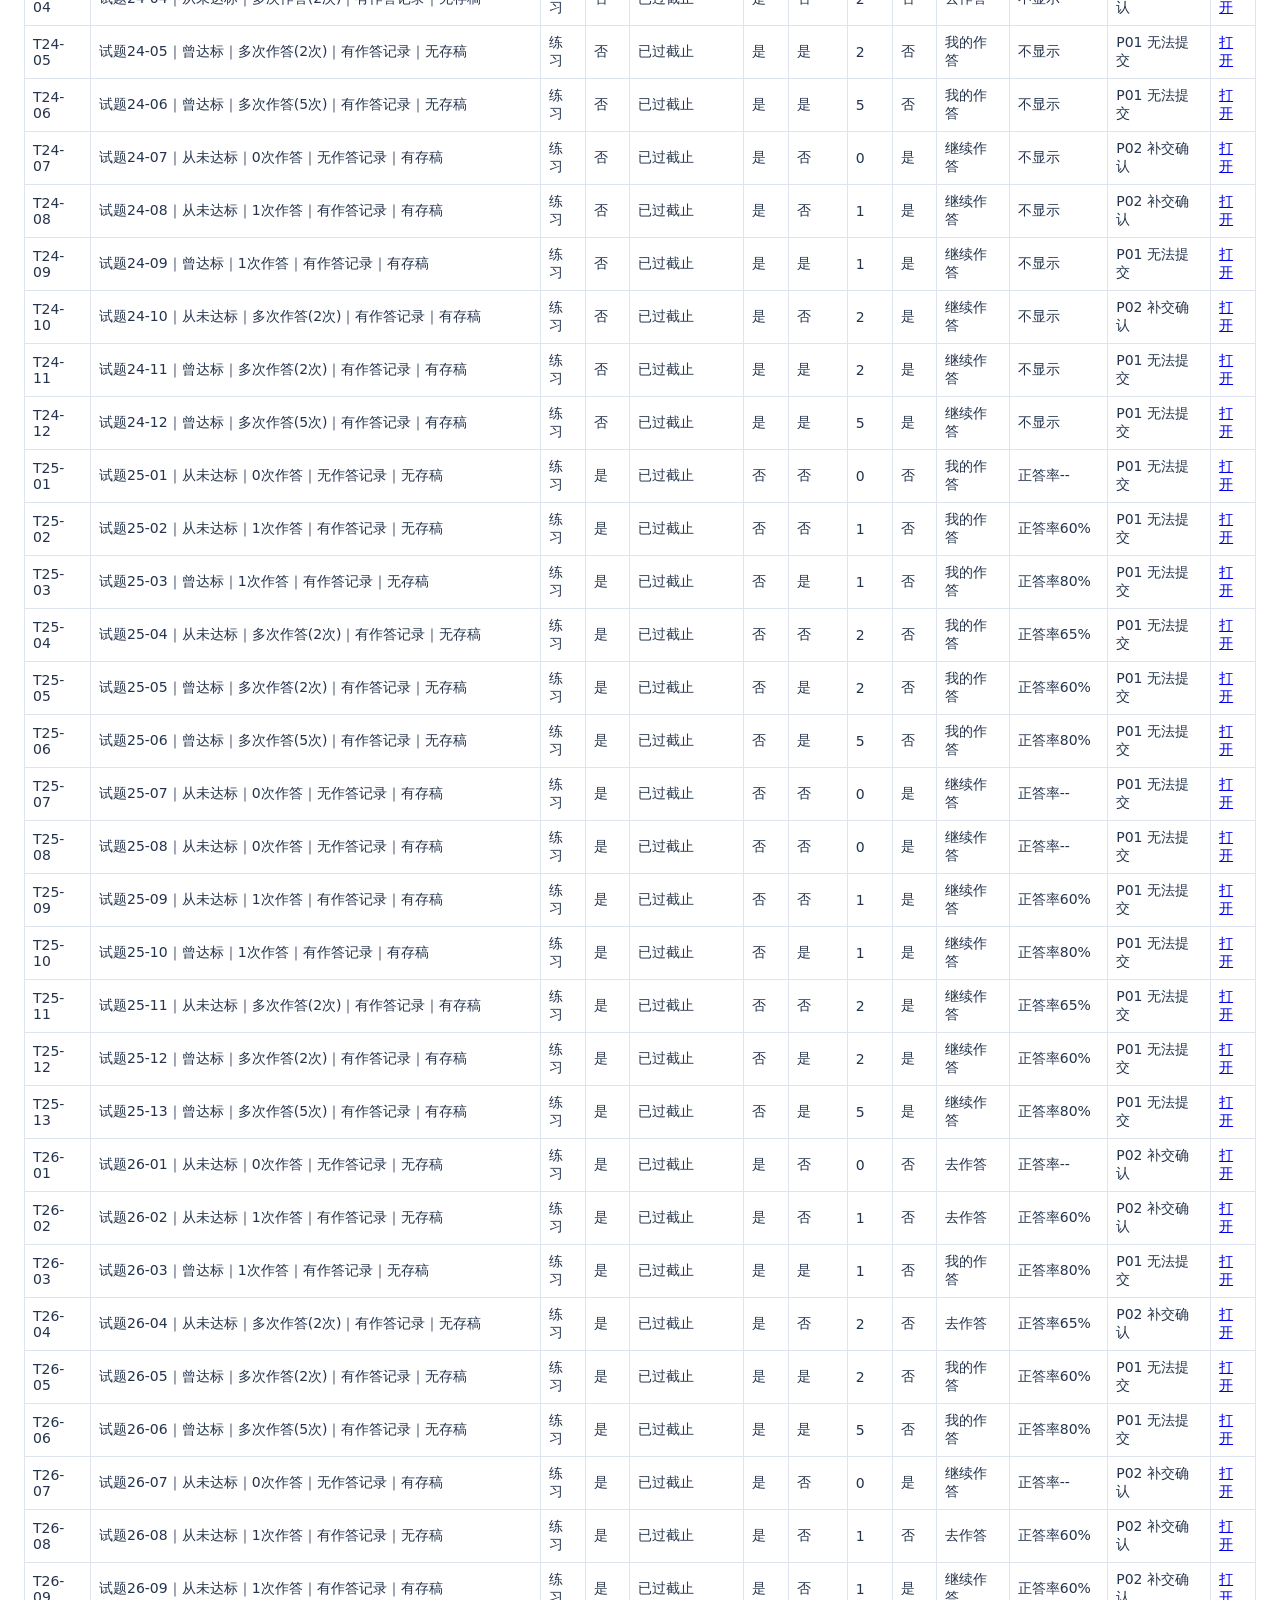
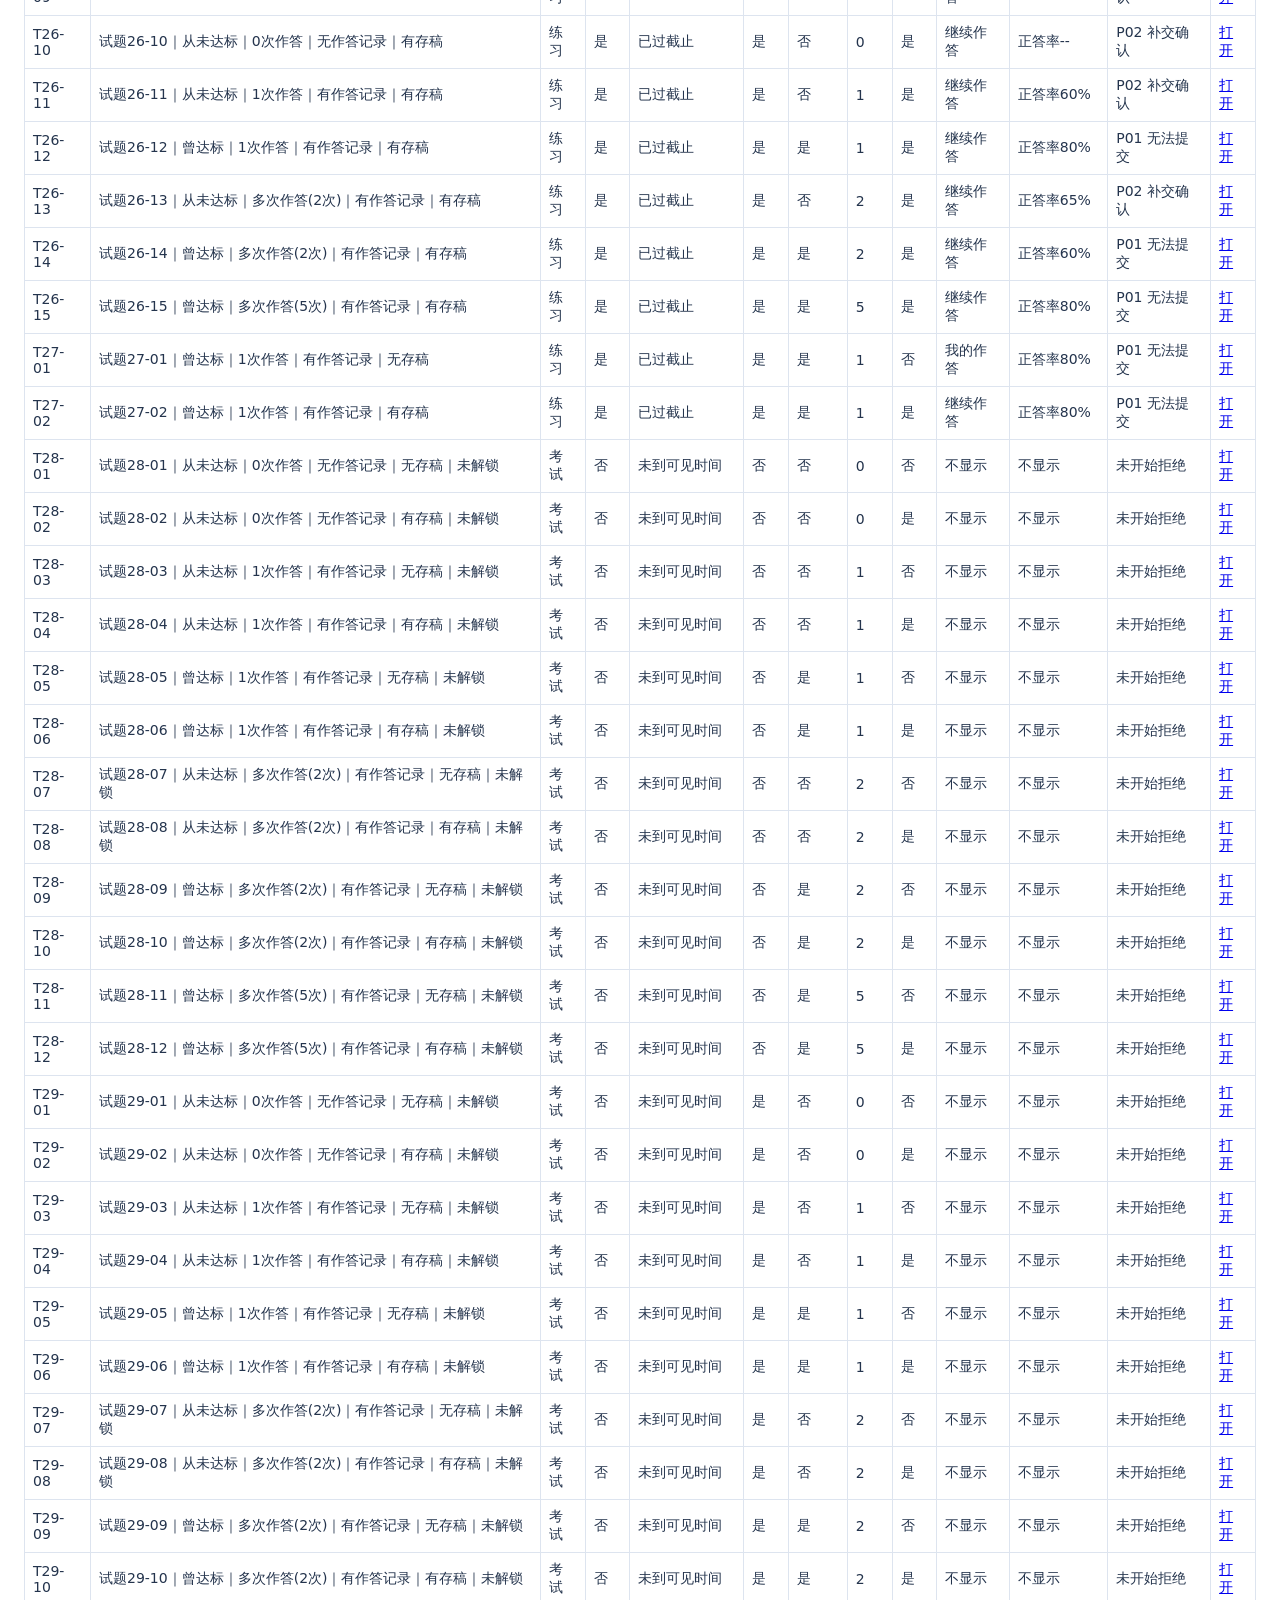
<file: versions/v16_261127_1612/案例清单_261127_1612.html>
<!doctype html><html lang="zh-CN"><meta charset="utf-8"><title>V16案例清单</title><style>body{font:14px system-ui;margin:24px;color:#24344d}table{border-collapse:collapse;width:100%}th,td{border:1px solid #dde4ef;padding:8px}th{position:sticky;top:0;background:#edf2fc}input,select{padding:9px;margin:12px}tr[hidden]{display:none!important}nav{display:flex;gap:20px}</style><nav><a href="workbench_261126_1035.html">工作台</a><a href="案例清单_261127_1612.xlsx" download>案例及旧新编号Excel</a><a href="案例清单_261127_1612.md">文字清单</a></nav><h1>V16案例清单</h1><p>49个任务组、528套去重案例；659条旧编号均保留映射。按模式、时间、公布、补交、达标线、解锁及公布策略、任务完成状态归组。初始数据快照，打开不清理记录。</p><input id="search" placeholder="新编号或状态"><select id="draft"><option value="">全部套题</option><option value="1">有存稿</option><option value="0">无存稿</option></select><span id="count"></span><table><thead><tr><th>新编号</th><th>试题名称</th><th>模式</th><th>公布</th><th>时间/解锁</th><th>补交</th><th>曾达标</th><th>次数</th><th>存稿</th><th>按钮</th><th>正答率标签</th><th>提交预期</th><th>入口</th></tr></thead><tbody><tr data-draft="0"><td>T01-01</td><td>试题01-01｜从未达标｜0次作答｜无作答记录｜无存稿｜未解锁</td><td>练习</td><td>否</td><td>未到可见时间</td><td>否</td><td>否</td><td>0</td><td>否</td><td>不显示</td><td>不显示</td><td>未开始拒绝</td><td><a target="_blank" href="index.html?entry=detail&amp;task=showcase-draft-matrix-practice-0-0-hidden&amp;paper=showcase-draft-matrix-practice-0-0-hidden-paper-01">打开</a></td></tr><tr data-draft="1"><td>T01-02</td><td>试题01-02｜从未达标｜0次作答｜无作答记录｜有存稿｜未解锁</td><td>练习</td><td>否</td><td>未到可见时间</td><td>否</td><td>否</td><td>0</td><td>是</td><td>不显示</td><td>不显示</td><td>未开始拒绝</td><td><a target="_blank" href="index.html?entry=detail&amp;task=showcase-draft-matrix-practice-0-0-hidden&amp;paper=showcase-draft-matrix-practice-0-0-hidden-paper-02">打开</a></td></tr><tr data-draft="0"><td>T01-03</td><td>试题01-03｜从未达标｜1次作答｜有作答记录｜无存稿｜未解锁</td><td>练习</td><td>否</td><td>未到可见时间</td><td>否</td><td>否</td><td>1</td><td>否</td><td>不显示</td><td>不显示</td><td>未开始拒绝</td><td><a target="_blank" href="index.html?entry=detail&amp;task=showcase-draft-matrix-practice-0-0-hidden&amp;paper=showcase-draft-matrix-practice-0-0-hidden-paper-03">打开</a></td></tr><tr data-draft="1"><td>T01-04</td><td>试题01-04｜从未达标｜1次作答｜有作答记录｜有存稿｜未解锁</td><td>练习</td><td>否</td><td>未到可见时间</td><td>否</td><td>否</td><td>1</td><td>是</td><td>不显示</td><td>不显示</td><td>未开始拒绝</td><td><a target="_blank" href="index.html?entry=detail&amp;task=showcase-draft-matrix-practice-0-0-hidden&amp;paper=showcase-draft-matrix-practice-0-0-hidden-paper-04">打开</a></td></tr><tr data-draft="0"><td>T01-05</td><td>试题01-05｜曾达标｜1次作答｜有作答记录｜无存稿｜未解锁</td><td>练习</td><td>否</td><td>未到可见时间</td><td>否</td><td>是</td><td>1</td><td>否</td><td>不显示</td><td>不显示</td><td>未开始拒绝</td><td><a target="_blank" href="index.html?entry=detail&amp;task=showcase-draft-matrix-practice-0-0-hidden&amp;paper=showcase-draft-matrix-practice-0-0-hidden-paper-05">打开</a></td></tr><tr data-draft="1"><td>T01-06</td><td>试题01-06｜曾达标｜1次作答｜有作答记录｜有存稿｜未解锁</td><td>练习</td><td>否</td><td>未到可见时间</td><td>否</td><td>是</td><td>1</td><td>是</td><td>不显示</td><td>不显示</td><td>未开始拒绝</td><td><a target="_blank" href="index.html?entry=detail&amp;task=showcase-draft-matrix-practice-0-0-hidden&amp;paper=showcase-draft-matrix-practice-0-0-hidden-paper-06">打开</a></td></tr><tr data-draft="0"><td>T01-07</td><td>试题01-07｜从未达标｜多次作答(2次)｜有作答记录｜无存稿｜未解锁</td><td>练习</td><td>否</td><td>未到可见时间</td><td>否</td><td>否</td><td>2</td><td>否</td><td>不显示</td><td>不显示</td><td>未开始拒绝</td><td><a target="_blank" href="index.html?entry=detail&amp;task=showcase-draft-matrix-practice-0-0-hidden&amp;paper=showcase-draft-matrix-practice-0-0-hidden-paper-07">打开</a></td></tr><tr data-draft="1"><td>T01-08</td><td>试题01-08｜从未达标｜多次作答(2次)｜有作答记录｜有存稿｜未解锁</td><td>练习</td><td>否</td><td>未到可见时间</td><td>否</td><td>否</td><td>2</td><td>是</td><td>不显示</td><td>不显示</td><td>未开始拒绝</td><td><a target="_blank" href="index.html?entry=detail&amp;task=showcase-draft-matrix-practice-0-0-hidden&amp;paper=showcase-draft-matrix-practice-0-0-hidden-paper-08">打开</a></td></tr><tr data-draft="0"><td>T01-09</td><td>试题01-09｜曾达标｜多次作答(2次)｜有作答记录｜无存稿｜未解锁</td><td>练习</td><td>否</td><td>未到可见时间</td><td>否</td><td>是</td><td>2</td><td>否</td><td>不显示</td><td>不显示</td><td>未开始拒绝</td><td><a target="_blank" href="index.html?entry=detail&amp;task=showcase-draft-matrix-practice-0-0-hidden&amp;paper=showcase-draft-matrix-practice-0-0-hidden-paper-09">打开</a></td></tr><tr data-draft="1"><td>T01-10</td><td>试题01-10｜曾达标｜多次作答(2次)｜有作答记录｜有存稿｜未解锁</td><td>练习</td><td>否</td><td>未到可见时间</td><td>否</td><td>是</td><td>2</td><td>是</td><td>不显示</td><td>不显示</td><td>未开始拒绝</td><td><a target="_blank" href="index.html?entry=detail&amp;task=showcase-draft-matrix-practice-0-0-hidden&amp;paper=showcase-draft-matrix-practice-0-0-hidden-paper-10">打开</a></td></tr><tr data-draft="0"><td>T01-11</td><td>试题01-11｜曾达标｜多次作答(5次)｜有作答记录｜无存稿｜未解锁</td><td>练习</td><td>否</td><td>未到可见时间</td><td>否</td><td>是</td><td>5</td><td>否</td><td>不显示</td><td>不显示</td><td>未开始拒绝</td><td><a target="_blank" href="index.html?entry=detail&amp;task=showcase-draft-matrix-practice-0-0-hidden&amp;paper=showcase-draft-matrix-practice-0-0-hidden-paper-11">打开</a></td></tr><tr data-draft="1"><td>T01-12</td><td>试题01-12｜曾达标｜多次作答(5次)｜有作答记录｜有存稿｜未解锁</td><td>练习</td><td>否</td><td>未到可见时间</td><td>否</td><td>是</td><td>5</td><td>是</td><td>不显示</td><td>不显示</td><td>未开始拒绝</td><td><a target="_blank" href="index.html?entry=detail&amp;task=showcase-draft-matrix-practice-0-0-hidden&amp;paper=showcase-draft-matrix-practice-0-0-hidden-paper-12">打开</a></td></tr><tr data-draft="0"><td>T02-01</td><td>试题02-01｜从未达标｜0次作答｜无作答记录｜无存稿｜未解锁</td><td>练习</td><td>否</td><td>未到可见时间</td><td>是</td><td>否</td><td>0</td><td>否</td><td>不显示</td><td>不显示</td><td>未开始拒绝</td><td><a target="_blank" href="index.html?entry=detail&amp;task=showcase-draft-matrix-practice-0-1-hidden&amp;paper=showcase-draft-matrix-practice-0-1-hidden-paper-01">打开</a></td></tr><tr data-draft="1"><td>T02-02</td><td>试题02-02｜从未达标｜0次作答｜无作答记录｜有存稿｜未解锁</td><td>练习</td><td>否</td><td>未到可见时间</td><td>是</td><td>否</td><td>0</td><td>是</td><td>不显示</td><td>不显示</td><td>未开始拒绝</td><td><a target="_blank" href="index.html?entry=detail&amp;task=showcase-draft-matrix-practice-0-1-hidden&amp;paper=showcase-draft-matrix-practice-0-1-hidden-paper-02">打开</a></td></tr><tr data-draft="0"><td>T02-03</td><td>试题02-03｜从未达标｜1次作答｜有作答记录｜无存稿｜未解锁</td><td>练习</td><td>否</td><td>未到可见时间</td><td>是</td><td>否</td><td>1</td><td>否</td><td>不显示</td><td>不显示</td><td>未开始拒绝</td><td><a target="_blank" href="index.html?entry=detail&amp;task=showcase-draft-matrix-practice-0-1-hidden&amp;paper=showcase-draft-matrix-practice-0-1-hidden-paper-03">打开</a></td></tr><tr data-draft="1"><td>T02-04</td><td>试题02-04｜从未达标｜1次作答｜有作答记录｜有存稿｜未解锁</td><td>练习</td><td>否</td><td>未到可见时间</td><td>是</td><td>否</td><td>1</td><td>是</td><td>不显示</td><td>不显示</td><td>未开始拒绝</td><td><a target="_blank" href="index.html?entry=detail&amp;task=showcase-draft-matrix-practice-0-1-hidden&amp;paper=showcase-draft-matrix-practice-0-1-hidden-paper-04">打开</a></td></tr><tr data-draft="0"><td>T02-05</td><td>试题02-05｜曾达标｜1次作答｜有作答记录｜无存稿｜未解锁</td><td>练习</td><td>否</td><td>未到可见时间</td><td>是</td><td>是</td><td>1</td><td>否</td><td>不显示</td><td>不显示</td><td>未开始拒绝</td><td><a target="_blank" href="index.html?entry=detail&amp;task=showcase-draft-matrix-practice-0-1-hidden&amp;paper=showcase-draft-matrix-practice-0-1-hidden-paper-05">打开</a></td></tr><tr data-draft="1"><td>T02-06</td><td>试题02-06｜曾达标｜1次作答｜有作答记录｜有存稿｜未解锁</td><td>练习</td><td>否</td><td>未到可见时间</td><td>是</td><td>是</td><td>1</td><td>是</td><td>不显示</td><td>不显示</td><td>未开始拒绝</td><td><a target="_blank" href="index.html?entry=detail&amp;task=showcase-draft-matrix-practice-0-1-hidden&amp;paper=showcase-draft-matrix-practice-0-1-hidden-paper-06">打开</a></td></tr><tr data-draft="0"><td>T02-07</td><td>试题02-07｜从未达标｜多次作答(2次)｜有作答记录｜无存稿｜未解锁</td><td>练习</td><td>否</td><td>未到可见时间</td><td>是</td><td>否</td><td>2</td><td>否</td><td>不显示</td><td>不显示</td><td>未开始拒绝</td><td><a target="_blank" href="index.html?entry=detail&amp;task=showcase-draft-matrix-practice-0-1-hidden&amp;paper=showcase-draft-matrix-practice-0-1-hidden-paper-07">打开</a></td></tr><tr data-draft="1"><td>T02-08</td><td>试题02-08｜从未达标｜多次作答(2次)｜有作答记录｜有存稿｜未解锁</td><td>练习</td><td>否</td><td>未到可见时间</td><td>是</td><td>否</td><td>2</td><td>是</td><td>不显示</td><td>不显示</td><td>未开始拒绝</td><td><a target="_blank" href="index.html?entry=detail&amp;task=showcase-draft-matrix-practice-0-1-hidden&amp;paper=showcase-draft-matrix-practice-0-1-hidden-paper-08">打开</a></td></tr><tr data-draft="0"><td>T02-09</td><td>试题02-09｜曾达标｜多次作答(2次)｜有作答记录｜无存稿｜未解锁</td><td>练习</td><td>否</td><td>未到可见时间</td><td>是</td><td>是</td><td>2</td><td>否</td><td>不显示</td><td>不显示</td><td>未开始拒绝</td><td><a target="_blank" href="index.html?entry=detail&amp;task=showcase-draft-matrix-practice-0-1-hidden&amp;paper=showcase-draft-matrix-practice-0-1-hidden-paper-09">打开</a></td></tr><tr data-draft="1"><td>T02-10</td><td>试题02-10｜曾达标｜多次作答(2次)｜有作答记录｜有存稿｜未解锁</td><td>练习</td><td>否</td><td>未到可见时间</td><td>是</td><td>是</td><td>2</td><td>是</td><td>不显示</td><td>不显示</td><td>未开始拒绝</td><td><a target="_blank" href="index.html?entry=detail&amp;task=showcase-draft-matrix-practice-0-1-hidden&amp;paper=showcase-draft-matrix-practice-0-1-hidden-paper-10">打开</a></td></tr><tr data-draft="0"><td>T02-11</td><td>试题02-11｜曾达标｜多次作答(5次)｜有作答记录｜无存稿｜未解锁</td><td>练习</td><td>否</td><td>未到可见时间</td><td>是</td><td>是</td><td>5</td><td>否</td><td>不显示</td><td>不显示</td><td>未开始拒绝</td><td><a target="_blank" href="index.html?entry=detail&amp;task=showcase-draft-matrix-practice-0-1-hidden&amp;paper=showcase-draft-matrix-practice-0-1-hidden-paper-11">打开</a></td></tr><tr data-draft="1"><td>T02-12</td><td>试题02-12｜曾达标｜多次作答(5次)｜有作答记录｜有存稿｜未解锁</td><td>练习</td><td>否</td><td>未到可见时间</td><td>是</td><td>是</td><td>5</td><td>是</td><td>不显示</td><td>不显示</td><td>未开始拒绝</td><td><a target="_blank" href="index.html?entry=detail&amp;task=showcase-draft-matrix-practice-0-1-hidden&amp;paper=showcase-draft-matrix-practice-0-1-hidden-paper-12">打开</a></td></tr><tr data-draft="0"><td>T03-01</td><td>试题03-01｜从未达标｜0次作答｜无作答记录｜无存稿｜未解锁</td><td>练习</td><td>是</td><td>未到可见时间</td><td>否</td><td>否</td><td>0</td><td>否</td><td>不显示</td><td>不显示</td><td>未开始拒绝</td><td><a target="_blank" href="index.html?entry=detail&amp;task=showcase-draft-matrix-practice-1-0-hidden&amp;paper=showcase-draft-matrix-practice-1-0-hidden-paper-01">打开</a></td></tr><tr data-draft="1"><td>T03-02</td><td>试题03-02｜从未达标｜0次作答｜无作答记录｜有存稿｜未解锁</td><td>练习</td><td>是</td><td>未到可见时间</td><td>否</td><td>否</td><td>0</td><td>是</td><td>不显示</td><td>不显示</td><td>未开始拒绝</td><td><a target="_blank" href="index.html?entry=detail&amp;task=showcase-draft-matrix-practice-1-0-hidden&amp;paper=showcase-draft-matrix-practice-1-0-hidden-paper-02">打开</a></td></tr><tr data-draft="0"><td>T03-03</td><td>试题03-03｜从未达标｜1次作答｜有作答记录｜无存稿｜未解锁</td><td>练习</td><td>是</td><td>未到可见时间</td><td>否</td><td>否</td><td>1</td><td>否</td><td>不显示</td><td>正答率60%</td><td>未开始拒绝</td><td><a target="_blank" href="index.html?entry=detail&amp;task=showcase-draft-matrix-practice-1-0-hidden&amp;paper=showcase-draft-matrix-practice-1-0-hidden-paper-03">打开</a></td></tr><tr data-draft="1"><td>T03-04</td><td>试题03-04｜从未达标｜1次作答｜有作答记录｜有存稿｜未解锁</td><td>练习</td><td>是</td><td>未到可见时间</td><td>否</td><td>否</td><td>1</td><td>是</td><td>不显示</td><td>正答率60%</td><td>未开始拒绝</td><td><a target="_blank" href="index.html?entry=detail&amp;task=showcase-draft-matrix-practice-1-0-hidden&amp;paper=showcase-draft-matrix-practice-1-0-hidden-paper-04">打开</a></td></tr><tr data-draft="0"><td>T03-05</td><td>试题03-05｜曾达标｜1次作答｜有作答记录｜无存稿｜未解锁</td><td>练习</td><td>是</td><td>未到可见时间</td><td>否</td><td>是</td><td>1</td><td>否</td><td>不显示</td><td>正答率80%</td><td>未开始拒绝</td><td><a target="_blank" href="index.html?entry=detail&amp;task=showcase-draft-matrix-practice-1-0-hidden&amp;paper=showcase-draft-matrix-practice-1-0-hidden-paper-05">打开</a></td></tr><tr data-draft="1"><td>T03-06</td><td>试题03-06｜曾达标｜1次作答｜有作答记录｜有存稿｜未解锁</td><td>练习</td><td>是</td><td>未到可见时间</td><td>否</td><td>是</td><td>1</td><td>是</td><td>不显示</td><td>正答率80%</td><td>未开始拒绝</td><td><a target="_blank" href="index.html?entry=detail&amp;task=showcase-draft-matrix-practice-1-0-hidden&amp;paper=showcase-draft-matrix-practice-1-0-hidden-paper-06">打开</a></td></tr><tr data-draft="0"><td>T03-07</td><td>试题03-07｜从未达标｜多次作答(2次)｜有作答记录｜无存稿｜未解锁</td><td>练习</td><td>是</td><td>未到可见时间</td><td>否</td><td>否</td><td>2</td><td>否</td><td>不显示</td><td>正答率65%</td><td>未开始拒绝</td><td><a target="_blank" href="index.html?entry=detail&amp;task=showcase-draft-matrix-practice-1-0-hidden&amp;paper=showcase-draft-matrix-practice-1-0-hidden-paper-07">打开</a></td></tr><tr data-draft="1"><td>T03-08</td><td>试题03-08｜从未达标｜多次作答(2次)｜有作答记录｜有存稿｜未解锁</td><td>练习</td><td>是</td><td>未到可见时间</td><td>否</td><td>否</td><td>2</td><td>是</td><td>不显示</td><td>正答率65%</td><td>未开始拒绝</td><td><a target="_blank" href="index.html?entry=detail&amp;task=showcase-draft-matrix-practice-1-0-hidden&amp;paper=showcase-draft-matrix-practice-1-0-hidden-paper-08">打开</a></td></tr><tr data-draft="0"><td>T03-09</td><td>试题03-09｜曾达标｜多次作答(2次)｜有作答记录｜无存稿｜未解锁</td><td>练习</td><td>是</td><td>未到可见时间</td><td>否</td><td>是</td><td>2</td><td>否</td><td>不显示</td><td>正答率60%</td><td>未开始拒绝</td><td><a target="_blank" href="index.html?entry=detail&amp;task=showcase-draft-matrix-practice-1-0-hidden&amp;paper=showcase-draft-matrix-practice-1-0-hidden-paper-09">打开</a></td></tr><tr data-draft="1"><td>T03-10</td><td>试题03-10｜曾达标｜多次作答(2次)｜有作答记录｜有存稿｜未解锁</td><td>练习</td><td>是</td><td>未到可见时间</td><td>否</td><td>是</td><td>2</td><td>是</td><td>不显示</td><td>正答率60%</td><td>未开始拒绝</td><td><a target="_blank" href="index.html?entry=detail&amp;task=showcase-draft-matrix-practice-1-0-hidden&amp;paper=showcase-draft-matrix-practice-1-0-hidden-paper-10">打开</a></td></tr><tr data-draft="0"><td>T03-11</td><td>试题03-11｜曾达标｜多次作答(5次)｜有作答记录｜无存稿｜未解锁</td><td>练习</td><td>是</td><td>未到可见时间</td><td>否</td><td>是</td><td>5</td><td>否</td><td>不显示</td><td>正答率80%</td><td>未开始拒绝</td><td><a target="_blank" href="index.html?entry=detail&amp;task=showcase-draft-matrix-practice-1-0-hidden&amp;paper=showcase-draft-matrix-practice-1-0-hidden-paper-11">打开</a></td></tr><tr data-draft="1"><td>T03-12</td><td>试题03-12｜曾达标｜多次作答(5次)｜有作答记录｜有存稿｜未解锁</td><td>练习</td><td>是</td><td>未到可见时间</td><td>否</td><td>是</td><td>5</td><td>是</td><td>不显示</td><td>正答率80%</td><td>未开始拒绝</td><td><a target="_blank" href="index.html?entry=detail&amp;task=showcase-draft-matrix-practice-1-0-hidden&amp;paper=showcase-draft-matrix-practice-1-0-hidden-paper-12">打开</a></td></tr><tr data-draft="0"><td>T04-01</td><td>试题04-01｜从未达标｜0次作答｜无作答记录｜无存稿｜未解锁</td><td>练习</td><td>是</td><td>未到可见时间</td><td>是</td><td>否</td><td>0</td><td>否</td><td>不显示</td><td>不显示</td><td>未开始拒绝</td><td><a target="_blank" href="index.html?entry=detail&amp;task=showcase-c01_visible_later&amp;paper=showcase-c01_visible_later-paper-01">打开</a></td></tr><tr data-draft="1"><td>T04-02</td><td>试题04-02｜从未达标｜0次作答｜无作答记录｜有存稿｜未解锁</td><td>练习</td><td>是</td><td>未到可见时间</td><td>是</td><td>否</td><td>0</td><td>是</td><td>不显示</td><td>不显示</td><td>未开始拒绝</td><td><a target="_blank" href="index.html?entry=detail&amp;task=showcase-c01_visible_later&amp;paper=showcase-draft-matrix-practice-1-1-hidden-paper-02">打开</a></td></tr><tr data-draft="0"><td>T04-03</td><td>试题04-03｜从未达标｜1次作答｜有作答记录｜无存稿｜未解锁</td><td>练习</td><td>是</td><td>未到可见时间</td><td>是</td><td>否</td><td>1</td><td>否</td><td>不显示</td><td>正答率60%</td><td>未开始拒绝</td><td><a target="_blank" href="index.html?entry=detail&amp;task=showcase-c01_visible_later&amp;paper=showcase-draft-matrix-practice-1-1-hidden-paper-03">打开</a></td></tr><tr data-draft="1"><td>T04-04</td><td>试题04-04｜从未达标｜1次作答｜有作答记录｜有存稿｜未解锁</td><td>练习</td><td>是</td><td>未到可见时间</td><td>是</td><td>否</td><td>1</td><td>是</td><td>不显示</td><td>正答率60%</td><td>未开始拒绝</td><td><a target="_blank" href="index.html?entry=detail&amp;task=showcase-c01_visible_later&amp;paper=showcase-draft-matrix-practice-1-1-hidden-paper-04">打开</a></td></tr><tr data-draft="0"><td>T04-05</td><td>试题04-05｜曾达标｜1次作答｜有作答记录｜无存稿｜未解锁</td><td>练习</td><td>是</td><td>未到可见时间</td><td>是</td><td>是</td><td>1</td><td>否</td><td>不显示</td><td>正答率80%</td><td>未开始拒绝</td><td><a target="_blank" href="index.html?entry=detail&amp;task=showcase-c01_visible_later&amp;paper=showcase-draft-matrix-practice-1-1-hidden-paper-05">打开</a></td></tr><tr data-draft="1"><td>T04-06</td><td>试题04-06｜曾达标｜1次作答｜有作答记录｜有存稿｜未解锁</td><td>练习</td><td>是</td><td>未到可见时间</td><td>是</td><td>是</td><td>1</td><td>是</td><td>不显示</td><td>正答率80%</td><td>未开始拒绝</td><td><a target="_blank" href="index.html?entry=detail&amp;task=showcase-c01_visible_later&amp;paper=showcase-draft-matrix-practice-1-1-hidden-paper-06">打开</a></td></tr><tr data-draft="0"><td>T04-07</td><td>试题04-07｜从未达标｜多次作答(2次)｜有作答记录｜无存稿｜未解锁</td><td>练习</td><td>是</td><td>未到可见时间</td><td>是</td><td>否</td><td>2</td><td>否</td><td>不显示</td><td>正答率65%</td><td>未开始拒绝</td><td><a target="_blank" href="index.html?entry=detail&amp;task=showcase-c01_visible_later&amp;paper=showcase-draft-matrix-practice-1-1-hidden-paper-07">打开</a></td></tr><tr data-draft="1"><td>T04-08</td><td>试题04-08｜从未达标｜多次作答(2次)｜有作答记录｜有存稿｜未解锁</td><td>练习</td><td>是</td><td>未到可见时间</td><td>是</td><td>否</td><td>2</td><td>是</td><td>不显示</td><td>正答率65%</td><td>未开始拒绝</td><td><a target="_blank" href="index.html?entry=detail&amp;task=showcase-c01_visible_later&amp;paper=showcase-draft-matrix-practice-1-1-hidden-paper-08">打开</a></td></tr><tr data-draft="0"><td>T04-09</td><td>试题04-09｜曾达标｜多次作答(2次)｜有作答记录｜无存稿｜未解锁</td><td>练习</td><td>是</td><td>未到可见时间</td><td>是</td><td>是</td><td>2</td><td>否</td><td>不显示</td><td>正答率60%</td><td>未开始拒绝</td><td><a target="_blank" href="index.html?entry=detail&amp;task=showcase-c01_visible_later&amp;paper=showcase-draft-matrix-practice-1-1-hidden-paper-09">打开</a></td></tr><tr data-draft="1"><td>T04-10</td><td>试题04-10｜曾达标｜多次作答(2次)｜有作答记录｜有存稿｜未解锁</td><td>练习</td><td>是</td><td>未到可见时间</td><td>是</td><td>是</td><td>2</td><td>是</td><td>不显示</td><td>正答率60%</td><td>未开始拒绝</td><td><a target="_blank" href="index.html?entry=detail&amp;task=showcase-c01_visible_later&amp;paper=showcase-draft-matrix-practice-1-1-hidden-paper-10">打开</a></td></tr><tr data-draft="0"><td>T04-11</td><td>试题04-11｜曾达标｜多次作答(5次)｜有作答记录｜无存稿｜未解锁</td><td>练习</td><td>是</td><td>未到可见时间</td><td>是</td><td>是</td><td>5</td><td>否</td><td>不显示</td><td>正答率80%</td><td>未开始拒绝</td><td><a target="_blank" href="index.html?entry=detail&amp;task=showcase-c01_visible_later&amp;paper=showcase-draft-matrix-practice-1-1-hidden-paper-11">打开</a></td></tr><tr data-draft="1"><td>T04-12</td><td>试题04-12｜曾达标｜多次作答(5次)｜有作答记录｜有存稿｜未解锁</td><td>练习</td><td>是</td><td>未到可见时间</td><td>是</td><td>是</td><td>5</td><td>是</td><td>不显示</td><td>正答率80%</td><td>未开始拒绝</td><td><a target="_blank" href="index.html?entry=detail&amp;task=showcase-c01_visible_later&amp;paper=showcase-draft-matrix-practice-1-1-hidden-paper-12">打开</a></td></tr><tr data-draft="0"><td>T05-01</td><td>试题05-01｜从未达标｜0次作答｜无作答记录｜无存稿｜未解锁</td><td>练习</td><td>否</td><td>已可见未开始</td><td>否</td><td>否</td><td>0</td><td>否</td><td>无按钮</td><td>不显示</td><td>未开始拒绝</td><td><a target="_blank" href="index.html?entry=detail&amp;task=showcase-draft-matrix-practice-0-0-before-start&amp;paper=showcase-draft-matrix-practice-0-0-before-start-paper-01">打开</a></td></tr><tr data-draft="1"><td>T05-02</td><td>试题05-02｜从未达标｜0次作答｜无作答记录｜有存稿｜未解锁</td><td>练习</td><td>否</td><td>已可见未开始</td><td>否</td><td>否</td><td>0</td><td>是</td><td>无按钮</td><td>不显示</td><td>未开始拒绝</td><td><a target="_blank" href="index.html?entry=detail&amp;task=showcase-draft-matrix-practice-0-0-before-start&amp;paper=showcase-draft-matrix-practice-0-0-before-start-paper-02">打开</a></td></tr><tr data-draft="0"><td>T05-03</td><td>试题05-03｜从未达标｜1次作答｜有作答记录｜无存稿｜未解锁</td><td>练习</td><td>否</td><td>已可见未开始</td><td>否</td><td>否</td><td>1</td><td>否</td><td>无按钮</td><td>不显示</td><td>未开始拒绝</td><td><a target="_blank" href="index.html?entry=detail&amp;task=showcase-draft-matrix-practice-0-0-before-start&amp;paper=showcase-draft-matrix-practice-0-0-before-start-paper-03">打开</a></td></tr><tr data-draft="1"><td>T05-04</td><td>试题05-04｜从未达标｜1次作答｜有作答记录｜有存稿｜未解锁</td><td>练习</td><td>否</td><td>已可见未开始</td><td>否</td><td>否</td><td>1</td><td>是</td><td>无按钮</td><td>不显示</td><td>未开始拒绝</td><td><a target="_blank" href="index.html?entry=detail&amp;task=showcase-draft-matrix-practice-0-0-before-start&amp;paper=showcase-draft-matrix-practice-0-0-before-start-paper-04">打开</a></td></tr><tr data-draft="0"><td>T05-05</td><td>试题05-05｜曾达标｜1次作答｜有作答记录｜无存稿｜未解锁</td><td>练习</td><td>否</td><td>已可见未开始</td><td>否</td><td>是</td><td>1</td><td>否</td><td>无按钮</td><td>不显示</td><td>未开始拒绝</td><td><a target="_blank" href="index.html?entry=detail&amp;task=showcase-draft-matrix-practice-0-0-before-start&amp;paper=showcase-draft-matrix-practice-0-0-before-start-paper-05">打开</a></td></tr><tr data-draft="1"><td>T05-06</td><td>试题05-06｜曾达标｜1次作答｜有作答记录｜有存稿｜未解锁</td><td>练习</td><td>否</td><td>已可见未开始</td><td>否</td><td>是</td><td>1</td><td>是</td><td>无按钮</td><td>不显示</td><td>未开始拒绝</td><td><a target="_blank" href="index.html?entry=detail&amp;task=showcase-draft-matrix-practice-0-0-before-start&amp;paper=showcase-draft-matrix-practice-0-0-before-start-paper-06">打开</a></td></tr><tr data-draft="0"><td>T05-07</td><td>试题05-07｜从未达标｜多次作答(2次)｜有作答记录｜无存稿｜未解锁</td><td>练习</td><td>否</td><td>已可见未开始</td><td>否</td><td>否</td><td>2</td><td>否</td><td>无按钮</td><td>不显示</td><td>未开始拒绝</td><td><a target="_blank" href="index.html?entry=detail&amp;task=showcase-draft-matrix-practice-0-0-before-start&amp;paper=showcase-draft-matrix-practice-0-0-before-start-paper-07">打开</a></td></tr><tr data-draft="1"><td>T05-08</td><td>试题05-08｜从未达标｜多次作答(2次)｜有作答记录｜有存稿｜未解锁</td><td>练习</td><td>否</td><td>已可见未开始</td><td>否</td><td>否</td><td>2</td><td>是</td><td>无按钮</td><td>不显示</td><td>未开始拒绝</td><td><a target="_blank" href="index.html?entry=detail&amp;task=showcase-draft-matrix-practice-0-0-before-start&amp;paper=showcase-draft-matrix-practice-0-0-before-start-paper-08">打开</a></td></tr><tr data-draft="0"><td>T05-09</td><td>试题05-09｜曾达标｜多次作答(2次)｜有作答记录｜无存稿｜未解锁</td><td>练习</td><td>否</td><td>已可见未开始</td><td>否</td><td>是</td><td>2</td><td>否</td><td>无按钮</td><td>不显示</td><td>未开始拒绝</td><td><a target="_blank" href="index.html?entry=detail&amp;task=showcase-draft-matrix-practice-0-0-before-start&amp;paper=showcase-draft-matrix-practice-0-0-before-start-paper-09">打开</a></td></tr><tr data-draft="1"><td>T05-10</td><td>试题05-10｜曾达标｜多次作答(2次)｜有作答记录｜有存稿｜未解锁</td><td>练习</td><td>否</td><td>已可见未开始</td><td>否</td><td>是</td><td>2</td><td>是</td><td>无按钮</td><td>不显示</td><td>未开始拒绝</td><td><a target="_blank" href="index.html?entry=detail&amp;task=showcase-draft-matrix-practice-0-0-before-start&amp;paper=showcase-draft-matrix-practice-0-0-before-start-paper-10">打开</a></td></tr><tr data-draft="0"><td>T05-11</td><td>试题05-11｜曾达标｜多次作答(5次)｜有作答记录｜无存稿｜未解锁</td><td>练习</td><td>否</td><td>已可见未开始</td><td>否</td><td>是</td><td>5</td><td>否</td><td>无按钮</td><td>不显示</td><td>未开始拒绝</td><td><a target="_blank" href="index.html?entry=detail&amp;task=showcase-draft-matrix-practice-0-0-before-start&amp;paper=showcase-draft-matrix-practice-0-0-before-start-paper-11">打开</a></td></tr><tr data-draft="1"><td>T05-12</td><td>试题05-12｜曾达标｜多次作答(5次)｜有作答记录｜有存稿｜未解锁</td><td>练习</td><td>否</td><td>已可见未开始</td><td>否</td><td>是</td><td>5</td><td>是</td><td>无按钮</td><td>不显示</td><td>未开始拒绝</td><td><a target="_blank" href="index.html?entry=detail&amp;task=showcase-draft-matrix-practice-0-0-before-start&amp;paper=showcase-draft-matrix-practice-0-0-before-start-paper-12">打开</a></td></tr><tr data-draft="0"><td>T06-01</td><td>试题06-01｜从未达标｜0次作答｜无作答记录｜无存稿｜未解锁</td><td>练习</td><td>否</td><td>已可见未开始</td><td>是</td><td>否</td><td>0</td><td>否</td><td>无按钮</td><td>不显示</td><td>未开始拒绝</td><td><a target="_blank" href="index.html?entry=detail&amp;task=showcase-catalog-before-start-0&amp;paper=showcase-catalog-before-start-0-paper-01">打开</a></td></tr><tr data-draft="1"><td>T06-02</td><td>试题06-02｜从未达标｜0次作答｜无作答记录｜有存稿｜未解锁</td><td>练习</td><td>否</td><td>已可见未开始</td><td>是</td><td>否</td><td>0</td><td>是</td><td>无按钮</td><td>不显示</td><td>未开始拒绝</td><td><a target="_blank" href="index.html?entry=detail&amp;task=showcase-catalog-before-start-0&amp;paper=showcase-draft-matrix-practice-0-1-before-start-paper-02">打开</a></td></tr><tr data-draft="0"><td>T06-03</td><td>试题06-03｜从未达标｜1次作答｜有作答记录｜无存稿｜未解锁</td><td>练习</td><td>否</td><td>已可见未开始</td><td>是</td><td>否</td><td>1</td><td>否</td><td>无按钮</td><td>不显示</td><td>未开始拒绝</td><td><a target="_blank" href="index.html?entry=detail&amp;task=showcase-catalog-before-start-0&amp;paper=showcase-draft-matrix-practice-0-1-before-start-paper-03">打开</a></td></tr><tr data-draft="1"><td>T06-04</td><td>试题06-04｜从未达标｜1次作答｜有作答记录｜有存稿｜未解锁</td><td>练习</td><td>否</td><td>已可见未开始</td><td>是</td><td>否</td><td>1</td><td>是</td><td>无按钮</td><td>不显示</td><td>未开始拒绝</td><td><a target="_blank" href="index.html?entry=detail&amp;task=showcase-catalog-before-start-0&amp;paper=showcase-draft-matrix-practice-0-1-before-start-paper-04">打开</a></td></tr><tr data-draft="0"><td>T06-05</td><td>试题06-05｜曾达标｜1次作答｜有作答记录｜无存稿｜未解锁</td><td>练习</td><td>否</td><td>已可见未开始</td><td>是</td><td>是</td><td>1</td><td>否</td><td>无按钮</td><td>不显示</td><td>未开始拒绝</td><td><a target="_blank" href="index.html?entry=detail&amp;task=showcase-catalog-before-start-0&amp;paper=showcase-draft-matrix-practice-0-1-before-start-paper-05">打开</a></td></tr><tr data-draft="1"><td>T06-06</td><td>试题06-06｜曾达标｜1次作答｜有作答记录｜有存稿｜未解锁</td><td>练习</td><td>否</td><td>已可见未开始</td><td>是</td><td>是</td><td>1</td><td>是</td><td>无按钮</td><td>不显示</td><td>未开始拒绝</td><td><a target="_blank" href="index.html?entry=detail&amp;task=showcase-catalog-before-start-0&amp;paper=showcase-draft-matrix-practice-0-1-before-start-paper-06">打开</a></td></tr><tr data-draft="0"><td>T06-07</td><td>试题06-07｜从未达标｜多次作答(2次)｜有作答记录｜无存稿｜未解锁</td><td>练习</td><td>否</td><td>已可见未开始</td><td>是</td><td>否</td><td>2</td><td>否</td><td>无按钮</td><td>不显示</td><td>未开始拒绝</td><td><a target="_blank" href="index.html?entry=detail&amp;task=showcase-catalog-before-start-0&amp;paper=showcase-draft-matrix-practice-0-1-before-start-paper-07">打开</a></td></tr><tr data-draft="1"><td>T06-08</td><td>试题06-08｜从未达标｜多次作答(2次)｜有作答记录｜有存稿｜未解锁</td><td>练习</td><td>否</td><td>已可见未开始</td><td>是</td><td>否</td><td>2</td><td>是</td><td>无按钮</td><td>不显示</td><td>未开始拒绝</td><td><a target="_blank" href="index.html?entry=detail&amp;task=showcase-catalog-before-start-0&amp;paper=showcase-draft-matrix-practice-0-1-before-start-paper-08">打开</a></td></tr><tr data-draft="0"><td>T06-09</td><td>试题06-09｜曾达标｜多次作答(2次)｜有作答记录｜无存稿｜未解锁</td><td>练习</td><td>否</td><td>已可见未开始</td><td>是</td><td>是</td><td>2</td><td>否</td><td>无按钮</td><td>不显示</td><td>未开始拒绝</td><td><a target="_blank" href="index.html?entry=detail&amp;task=showcase-catalog-before-start-0&amp;paper=showcase-draft-matrix-practice-0-1-before-start-paper-09">打开</a></td></tr><tr data-draft="1"><td>T06-10</td><td>试题06-10｜曾达标｜多次作答(2次)｜有作答记录｜有存稿｜未解锁</td><td>练习</td><td>否</td><td>已可见未开始</td><td>是</td><td>是</td><td>2</td><td>是</td><td>无按钮</td><td>不显示</td><td>未开始拒绝</td><td><a target="_blank" href="index.html?entry=detail&amp;task=showcase-catalog-before-start-0&amp;paper=showcase-draft-matrix-practice-0-1-before-start-paper-10">打开</a></td></tr><tr data-draft="0"><td>T06-11</td><td>试题06-11｜曾达标｜多次作答(5次)｜有作答记录｜无存稿｜未解锁</td><td>练习</td><td>否</td><td>已可见未开始</td><td>是</td><td>是</td><td>5</td><td>否</td><td>无按钮</td><td>不显示</td><td>未开始拒绝</td><td><a target="_blank" href="index.html?entry=detail&amp;task=showcase-catalog-before-start-0&amp;paper=showcase-draft-matrix-practice-0-1-before-start-paper-11">打开</a></td></tr><tr data-draft="1"><td>T06-12</td><td>试题06-12｜曾达标｜多次作答(5次)｜有作答记录｜有存稿｜未解锁</td><td>练习</td><td>否</td><td>已可见未开始</td><td>是</td><td>是</td><td>5</td><td>是</td><td>无按钮</td><td>不显示</td><td>未开始拒绝</td><td><a target="_blank" href="index.html?entry=detail&amp;task=showcase-catalog-before-start-0&amp;paper=showcase-draft-matrix-practice-0-1-before-start-paper-12">打开</a></td></tr><tr data-draft="0"><td>T07-01</td><td>试题07-01｜从未达标｜0次作答｜无作答记录｜无存稿｜未解锁</td><td>练习</td><td>是</td><td>已可见未开始</td><td>否</td><td>否</td><td>0</td><td>否</td><td>无按钮</td><td>不显示</td><td>未开始拒绝</td><td><a target="_blank" href="index.html?entry=detail&amp;task=showcase-draft-matrix-practice-1-0-before-start&amp;paper=showcase-draft-matrix-practice-1-0-before-start-paper-01">打开</a></td></tr><tr data-draft="1"><td>T07-02</td><td>试题07-02｜从未达标｜0次作答｜无作答记录｜有存稿｜未解锁</td><td>练习</td><td>是</td><td>已可见未开始</td><td>否</td><td>否</td><td>0</td><td>是</td><td>无按钮</td><td>不显示</td><td>未开始拒绝</td><td><a target="_blank" href="index.html?entry=detail&amp;task=showcase-draft-matrix-practice-1-0-before-start&amp;paper=showcase-draft-matrix-practice-1-0-before-start-paper-02">打开</a></td></tr><tr data-draft="0"><td>T07-03</td><td>试题07-03｜从未达标｜1次作答｜有作答记录｜无存稿｜未解锁</td><td>练习</td><td>是</td><td>已可见未开始</td><td>否</td><td>否</td><td>1</td><td>否</td><td>无按钮</td><td>正答率60%</td><td>未开始拒绝</td><td><a target="_blank" href="index.html?entry=detail&amp;task=showcase-draft-matrix-practice-1-0-before-start&amp;paper=showcase-draft-matrix-practice-1-0-before-start-paper-03">打开</a></td></tr><tr data-draft="1"><td>T07-04</td><td>试题07-04｜从未达标｜1次作答｜有作答记录｜有存稿｜未解锁</td><td>练习</td><td>是</td><td>已可见未开始</td><td>否</td><td>否</td><td>1</td><td>是</td><td>无按钮</td><td>正答率60%</td><td>未开始拒绝</td><td><a target="_blank" href="index.html?entry=detail&amp;task=showcase-draft-matrix-practice-1-0-before-start&amp;paper=showcase-draft-matrix-practice-1-0-before-start-paper-04">打开</a></td></tr><tr data-draft="0"><td>T07-05</td><td>试题07-05｜曾达标｜1次作答｜有作答记录｜无存稿｜未解锁</td><td>练习</td><td>是</td><td>已可见未开始</td><td>否</td><td>是</td><td>1</td><td>否</td><td>无按钮</td><td>正答率80%</td><td>未开始拒绝</td><td><a target="_blank" href="index.html?entry=detail&amp;task=showcase-draft-matrix-practice-1-0-before-start&amp;paper=showcase-draft-matrix-practice-1-0-before-start-paper-05">打开</a></td></tr><tr data-draft="1"><td>T07-06</td><td>试题07-06｜曾达标｜1次作答｜有作答记录｜有存稿｜未解锁</td><td>练习</td><td>是</td><td>已可见未开始</td><td>否</td><td>是</td><td>1</td><td>是</td><td>无按钮</td><td>正答率80%</td><td>未开始拒绝</td><td><a target="_blank" href="index.html?entry=detail&amp;task=showcase-draft-matrix-practice-1-0-before-start&amp;paper=showcase-draft-matrix-practice-1-0-before-start-paper-06">打开</a></td></tr><tr data-draft="0"><td>T07-07</td><td>试题07-07｜从未达标｜多次作答(2次)｜有作答记录｜无存稿｜未解锁</td><td>练习</td><td>是</td><td>已可见未开始</td><td>否</td><td>否</td><td>2</td><td>否</td><td>无按钮</td><td>正答率65%</td><td>未开始拒绝</td><td><a target="_blank" href="index.html?entry=detail&amp;task=showcase-draft-matrix-practice-1-0-before-start&amp;paper=showcase-draft-matrix-practice-1-0-before-start-paper-07">打开</a></td></tr><tr data-draft="1"><td>T07-08</td><td>试题07-08｜从未达标｜多次作答(2次)｜有作答记录｜有存稿｜未解锁</td><td>练习</td><td>是</td><td>已可见未开始</td><td>否</td><td>否</td><td>2</td><td>是</td><td>无按钮</td><td>正答率65%</td><td>未开始拒绝</td><td><a target="_blank" href="index.html?entry=detail&amp;task=showcase-draft-matrix-practice-1-0-before-start&amp;paper=showcase-draft-matrix-practice-1-0-before-start-paper-08">打开</a></td></tr><tr data-draft="0"><td>T07-09</td><td>试题07-09｜曾达标｜多次作答(2次)｜有作答记录｜无存稿｜未解锁</td><td>练习</td><td>是</td><td>已可见未开始</td><td>否</td><td>是</td><td>2</td><td>否</td><td>无按钮</td><td>正答率60%</td><td>未开始拒绝</td><td><a target="_blank" href="index.html?entry=detail&amp;task=showcase-draft-matrix-practice-1-0-before-start&amp;paper=showcase-draft-matrix-practice-1-0-before-start-paper-09">打开</a></td></tr><tr data-draft="1"><td>T07-10</td><td>试题07-10｜曾达标｜多次作答(2次)｜有作答记录｜有存稿｜未解锁</td><td>练习</td><td>是</td><td>已可见未开始</td><td>否</td><td>是</td><td>2</td><td>是</td><td>无按钮</td><td>正答率60%</td><td>未开始拒绝</td><td><a target="_blank" href="index.html?entry=detail&amp;task=showcase-draft-matrix-practice-1-0-before-start&amp;paper=showcase-draft-matrix-practice-1-0-before-start-paper-10">打开</a></td></tr><tr data-draft="0"><td>T07-11</td><td>试题07-11｜曾达标｜多次作答(5次)｜有作答记录｜无存稿｜未解锁</td><td>练习</td><td>是</td><td>已可见未开始</td><td>否</td><td>是</td><td>5</td><td>否</td><td>无按钮</td><td>正答率80%</td><td>未开始拒绝</td><td><a target="_blank" href="index.html?entry=detail&amp;task=showcase-draft-matrix-practice-1-0-before-start&amp;paper=showcase-draft-matrix-practice-1-0-before-start-paper-11">打开</a></td></tr><tr data-draft="1"><td>T07-12</td><td>试题07-12｜曾达标｜多次作答(5次)｜有作答记录｜有存稿｜未解锁</td><td>练习</td><td>是</td><td>已可见未开始</td><td>否</td><td>是</td><td>5</td><td>是</td><td>无按钮</td><td>正答率80%</td><td>未开始拒绝</td><td><a target="_blank" href="index.html?entry=detail&amp;task=showcase-draft-matrix-practice-1-0-before-start&amp;paper=showcase-draft-matrix-practice-1-0-before-start-paper-12">打开</a></td></tr><tr data-draft="0"><td>T08-01</td><td>试题08-01｜从未达标｜0次作答｜无作答记录｜无存稿｜未解锁</td><td>练习</td><td>是</td><td>已可见未开始</td><td>是</td><td>否</td><td>0</td><td>否</td><td>无按钮</td><td>不显示</td><td>未开始拒绝</td><td><a target="_blank" href="index.html?entry=detail&amp;task=showcase-catalog-before-start-1&amp;paper=showcase-catalog-before-start-1-paper-01">打开</a></td></tr><tr data-draft="1"><td>T08-02</td><td>试题08-02｜从未达标｜0次作答｜无作答记录｜有存稿｜未解锁</td><td>练习</td><td>是</td><td>已可见未开始</td><td>是</td><td>否</td><td>0</td><td>是</td><td>无按钮</td><td>不显示</td><td>未开始拒绝</td><td><a target="_blank" href="index.html?entry=detail&amp;task=showcase-catalog-before-start-1&amp;paper=showcase-draft-matrix-practice-1-1-before-start-paper-02">打开</a></td></tr><tr data-draft="0"><td>T08-03</td><td>试题08-03｜从未达标｜1次作答｜有作答记录｜无存稿｜未解锁</td><td>练习</td><td>是</td><td>已可见未开始</td><td>是</td><td>否</td><td>1</td><td>否</td><td>无按钮</td><td>正答率60%</td><td>未开始拒绝</td><td><a target="_blank" href="index.html?entry=detail&amp;task=showcase-catalog-before-start-1&amp;paper=showcase-draft-matrix-practice-1-1-before-start-paper-03">打开</a></td></tr><tr data-draft="1"><td>T08-04</td><td>试题08-04｜从未达标｜1次作答｜有作答记录｜有存稿｜未解锁</td><td>练习</td><td>是</td><td>已可见未开始</td><td>是</td><td>否</td><td>1</td><td>是</td><td>无按钮</td><td>正答率60%</td><td>未开始拒绝</td><td><a target="_blank" href="index.html?entry=detail&amp;task=showcase-catalog-before-start-1&amp;paper=showcase-draft-matrix-practice-1-1-before-start-paper-04">打开</a></td></tr><tr data-draft="0"><td>T08-05</td><td>试题08-05｜曾达标｜1次作答｜有作答记录｜无存稿｜未解锁</td><td>练习</td><td>是</td><td>已可见未开始</td><td>是</td><td>是</td><td>1</td><td>否</td><td>无按钮</td><td>正答率80%</td><td>未开始拒绝</td><td><a target="_blank" href="index.html?entry=detail&amp;task=showcase-catalog-before-start-1&amp;paper=showcase-draft-matrix-practice-1-1-before-start-paper-05">打开</a></td></tr><tr data-draft="1"><td>T08-06</td><td>试题08-06｜曾达标｜1次作答｜有作答记录｜有存稿｜未解锁</td><td>练习</td><td>是</td><td>已可见未开始</td><td>是</td><td>是</td><td>1</td><td>是</td><td>无按钮</td><td>正答率80%</td><td>未开始拒绝</td><td><a target="_blank" href="index.html?entry=detail&amp;task=showcase-catalog-before-start-1&amp;paper=showcase-draft-matrix-practice-1-1-before-start-paper-06">打开</a></td></tr><tr data-draft="0"><td>T08-07</td><td>试题08-07｜从未达标｜多次作答(2次)｜有作答记录｜无存稿｜未解锁</td><td>练习</td><td>是</td><td>已可见未开始</td><td>是</td><td>否</td><td>2</td><td>否</td><td>无按钮</td><td>正答率65%</td><td>未开始拒绝</td><td><a target="_blank" href="index.html?entry=detail&amp;task=showcase-catalog-before-start-1&amp;paper=showcase-draft-matrix-practice-1-1-before-start-paper-07">打开</a></td></tr><tr data-draft="1"><td>T08-08</td><td>试题08-08｜从未达标｜多次作答(2次)｜有作答记录｜有存稿｜未解锁</td><td>练习</td><td>是</td><td>已可见未开始</td><td>是</td><td>否</td><td>2</td><td>是</td><td>无按钮</td><td>正答率65%</td><td>未开始拒绝</td><td><a target="_blank" href="index.html?entry=detail&amp;task=showcase-catalog-before-start-1&amp;paper=showcase-draft-matrix-practice-1-1-before-start-paper-08">打开</a></td></tr><tr data-draft="0"><td>T08-09</td><td>试题08-09｜曾达标｜多次作答(2次)｜有作答记录｜无存稿｜未解锁</td><td>练习</td><td>是</td><td>已可见未开始</td><td>是</td><td>是</td><td>2</td><td>否</td><td>无按钮</td><td>正答率60%</td><td>未开始拒绝</td><td><a target="_blank" href="index.html?entry=detail&amp;task=showcase-catalog-before-start-1&amp;paper=showcase-draft-matrix-practice-1-1-before-start-paper-09">打开</a></td></tr><tr data-draft="1"><td>T08-10</td><td>试题08-10｜曾达标｜多次作答(2次)｜有作答记录｜有存稿｜未解锁</td><td>练习</td><td>是</td><td>已可见未开始</td><td>是</td><td>是</td><td>2</td><td>是</td><td>无按钮</td><td>正答率60%</td><td>未开始拒绝</td><td><a target="_blank" href="index.html?entry=detail&amp;task=showcase-catalog-before-start-1&amp;paper=showcase-draft-matrix-practice-1-1-before-start-paper-10">打开</a></td></tr><tr data-draft="0"><td>T08-11</td><td>试题08-11｜曾达标｜多次作答(5次)｜有作答记录｜无存稿｜未解锁</td><td>练习</td><td>是</td><td>已可见未开始</td><td>是</td><td>是</td><td>5</td><td>否</td><td>无按钮</td><td>正答率80%</td><td>未开始拒绝</td><td><a target="_blank" href="index.html?entry=detail&amp;task=showcase-catalog-before-start-1&amp;paper=showcase-draft-matrix-practice-1-1-before-start-paper-11">打开</a></td></tr><tr data-draft="1"><td>T08-12</td><td>试题08-12｜曾达标｜多次作答(5次)｜有作答记录｜有存稿｜未解锁</td><td>练习</td><td>是</td><td>已可见未开始</td><td>是</td><td>是</td><td>5</td><td>是</td><td>无按钮</td><td>正答率80%</td><td>未开始拒绝</td><td><a target="_blank" href="index.html?entry=detail&amp;task=showcase-catalog-before-start-1&amp;paper=showcase-draft-matrix-practice-1-1-before-start-paper-12">打开</a></td></tr><tr data-draft="0"><td>T09-01</td><td>试题09-01｜从未达标｜0次作答｜无作答记录｜无存稿</td><td>练习</td><td>否</td><td>截止前</td><td>否</td><td>否</td><td>0</td><td>否</td><td>去作答</td><td>不显示</td><td>允许提交</td><td><a target="_blank" href="index.html?entry=detail&amp;task=showcase-draft-matrix-practice-0-0-open&amp;paper=showcase-draft-matrix-practice-0-0-open-paper-01">打开</a></td></tr><tr data-draft="1"><td>T09-02</td><td>试题09-02｜从未达标｜0次作答｜无作答记录｜有存稿</td><td>练习</td><td>否</td><td>截止前</td><td>否</td><td>否</td><td>0</td><td>是</td><td>继续作答</td><td>不显示</td><td>允许提交</td><td><a target="_blank" href="index.html?entry=detail&amp;task=showcase-draft-matrix-practice-0-0-open&amp;paper=showcase-draft-matrix-practice-0-0-open-paper-02">打开</a></td></tr><tr data-draft="0"><td>T09-03</td><td>试题09-03｜从未达标｜1次作答｜有作答记录｜无存稿</td><td>练习</td><td>否</td><td>截止前</td><td>否</td><td>否</td><td>1</td><td>否</td><td>去作答</td><td>不显示</td><td>允许提交</td><td><a target="_blank" href="index.html?entry=detail&amp;task=showcase-draft-matrix-practice-0-0-open&amp;paper=showcase-draft-matrix-practice-0-0-open-paper-03">打开</a></td></tr><tr data-draft="1"><td>T09-04</td><td>试题09-04｜从未达标｜1次作答｜有作答记录｜有存稿</td><td>练习</td><td>否</td><td>截止前</td><td>否</td><td>否</td><td>1</td><td>是</td><td>继续作答</td><td>不显示</td><td>允许提交</td><td><a target="_blank" href="index.html?entry=detail&amp;task=showcase-draft-matrix-practice-0-0-open&amp;paper=showcase-draft-matrix-practice-0-0-open-paper-04">打开</a></td></tr><tr data-draft="0"><td>T09-05</td><td>试题09-05｜曾达标｜1次作答｜有作答记录｜无存稿</td><td>练习</td><td>否</td><td>截止前</td><td>否</td><td>是</td><td>1</td><td>否</td><td>我的作答</td><td>不显示</td><td>允许提交</td><td><a target="_blank" href="index.html?entry=detail&amp;task=showcase-draft-matrix-practice-0-0-open&amp;paper=showcase-draft-matrix-practice-0-0-open-paper-05">打开</a></td></tr><tr data-draft="1"><td>T09-06</td><td>试题09-06｜曾达标｜1次作答｜有作答记录｜有存稿</td><td>练习</td><td>否</td><td>截止前</td><td>否</td><td>是</td><td>1</td><td>是</td><td>继续作答</td><td>不显示</td><td>允许提交</td><td><a target="_blank" href="index.html?entry=detail&amp;task=showcase-draft-matrix-practice-0-0-open&amp;paper=showcase-draft-matrix-practice-0-0-open-paper-06">打开</a></td></tr><tr data-draft="0"><td>T09-07</td><td>试题09-07｜从未达标｜多次作答(2次)｜有作答记录｜无存稿</td><td>练习</td><td>否</td><td>截止前</td><td>否</td><td>否</td><td>2</td><td>否</td><td>去作答</td><td>不显示</td><td>允许提交</td><td><a target="_blank" href="index.html?entry=detail&amp;task=showcase-draft-matrix-practice-0-0-open&amp;paper=showcase-draft-matrix-practice-0-0-open-paper-07">打开</a></td></tr><tr data-draft="1"><td>T09-08</td><td>试题09-08｜从未达标｜多次作答(2次)｜有作答记录｜有存稿</td><td>练习</td><td>否</td><td>截止前</td><td>否</td><td>否</td><td>2</td><td>是</td><td>继续作答</td><td>不显示</td><td>允许提交</td><td><a target="_blank" href="index.html?entry=detail&amp;task=showcase-draft-matrix-practice-0-0-open&amp;paper=showcase-draft-matrix-practice-0-0-open-paper-08">打开</a></td></tr><tr data-draft="0"><td>T09-09</td><td>试题09-09｜曾达标｜多次作答(2次)｜有作答记录｜无存稿</td><td>练习</td><td>否</td><td>截止前</td><td>否</td><td>是</td><td>2</td><td>否</td><td>我的作答</td><td>不显示</td><td>允许提交</td><td><a target="_blank" href="index.html?entry=detail&amp;task=showcase-draft-matrix-practice-0-0-open&amp;paper=showcase-draft-matrix-practice-0-0-open-paper-09">打开</a></td></tr><tr data-draft="1"><td>T09-10</td><td>试题09-10｜曾达标｜多次作答(2次)｜有作答记录｜有存稿</td><td>练习</td><td>否</td><td>截止前</td><td>否</td><td>是</td><td>2</td><td>是</td><td>继续作答</td><td>不显示</td><td>允许提交</td><td><a target="_blank" href="index.html?entry=detail&amp;task=showcase-draft-matrix-practice-0-0-open&amp;paper=showcase-draft-matrix-practice-0-0-open-paper-10">打开</a></td></tr><tr data-draft="0"><td>T09-11</td><td>试题09-11｜曾达标｜多次作答(5次)｜有作答记录｜无存稿</td><td>练习</td><td>否</td><td>截止前</td><td>否</td><td>是</td><td>5</td><td>否</td><td>我的作答</td><td>不显示</td><td>允许提交</td><td><a target="_blank" href="index.html?entry=detail&amp;task=showcase-draft-matrix-practice-0-0-open&amp;paper=showcase-draft-matrix-practice-0-0-open-paper-11">打开</a></td></tr><tr data-draft="1"><td>T09-12</td><td>试题09-12｜曾达标｜多次作答(5次)｜有作答记录｜有存稿</td><td>练习</td><td>否</td><td>截止前</td><td>否</td><td>是</td><td>5</td><td>是</td><td>继续作答</td><td>不显示</td><td>允许提交</td><td><a target="_blank" href="index.html?entry=detail&amp;task=showcase-draft-matrix-practice-0-0-open&amp;paper=showcase-draft-matrix-practice-0-0-open-paper-12">打开</a></td></tr><tr data-draft="0"><td>T10-01</td><td>试题10-01｜从未达标｜0次作答｜无作答记录｜无存稿</td><td>练习</td><td>否</td><td>截止前</td><td>否</td><td>否</td><td>0</td><td>否</td><td>去作答</td><td>不显示</td><td>允许提交</td><td><a target="_blank" href="index.html?entry=detail&amp;task=showcase-draft-matrix-practice-0-0-locked&amp;paper=showcase-draft-matrix-practice-0-0-locked-paper-01">打开</a></td></tr><tr data-draft="0"><td>T10-02</td><td>试题10-02｜从未达标｜0次作答｜无作答记录｜无存稿｜未解锁</td><td>练习</td><td>否</td><td>分天解锁未解锁</td><td>否</td><td>否</td><td>0</td><td>否</td><td>无按钮</td><td>不显示</td><td>未解锁拒绝</td><td><a target="_blank" href="index.html?entry=detail&amp;task=showcase-draft-matrix-practice-0-0-locked&amp;paper=showcase-draft-matrix-practice-0-0-locked-paper-02">打开</a></td></tr><tr data-draft="0"><td>T10-03</td><td>试题10-03｜从未达标｜0次作答｜无作答记录｜无存稿｜未解锁</td><td>练习</td><td>否</td><td>分天解锁未解锁</td><td>否</td><td>否</td><td>0</td><td>否</td><td>无按钮</td><td>不显示</td><td>未解锁拒绝</td><td><a target="_blank" href="index.html?entry=detail&amp;task=showcase-draft-matrix-practice-0-0-locked&amp;paper=showcase-draft-matrix-practice-0-0-locked-paper-03">打开</a></td></tr><tr data-draft="1"><td>T10-04</td><td>试题10-04｜从未达标｜0次作答｜无作答记录｜有存稿｜未解锁</td><td>练习</td><td>否</td><td>分天解锁未解锁</td><td>否</td><td>否</td><td>0</td><td>是</td><td>继续作答</td><td>不显示</td><td>允许提交</td><td><a target="_blank" href="index.html?entry=detail&amp;task=showcase-draft-matrix-practice-0-0-locked&amp;paper=showcase-draft-matrix-practice-0-0-locked-paper-04">打开</a></td></tr><tr data-draft="0"><td>T10-05</td><td>试题10-05｜从未达标｜1次作答｜有作答记录｜无存稿｜未解锁</td><td>练习</td><td>否</td><td>分天解锁未解锁</td><td>否</td><td>否</td><td>1</td><td>否</td><td>无按钮</td><td>不显示</td><td>未解锁拒绝</td><td><a target="_blank" href="index.html?entry=detail&amp;task=showcase-draft-matrix-practice-0-0-locked&amp;paper=showcase-draft-matrix-practice-0-0-locked-paper-05">打开</a></td></tr><tr data-draft="1"><td>T10-06</td><td>试题10-06｜从未达标｜1次作答｜有作答记录｜有存稿｜未解锁</td><td>练习</td><td>否</td><td>分天解锁未解锁</td><td>否</td><td>否</td><td>1</td><td>是</td><td>继续作答</td><td>不显示</td><td>允许提交</td><td><a target="_blank" href="index.html?entry=detail&amp;task=showcase-draft-matrix-practice-0-0-locked&amp;paper=showcase-draft-matrix-practice-0-0-locked-paper-06">打开</a></td></tr><tr data-draft="0"><td>T10-07</td><td>试题10-07｜曾达标｜1次作答｜有作答记录｜无存稿｜未解锁</td><td>练习</td><td>否</td><td>分天解锁未解锁</td><td>否</td><td>是</td><td>1</td><td>否</td><td>无按钮</td><td>不显示</td><td>未解锁拒绝</td><td><a target="_blank" href="index.html?entry=detail&amp;task=showcase-draft-matrix-practice-0-0-locked&amp;paper=showcase-draft-matrix-practice-0-0-locked-paper-07">打开</a></td></tr><tr data-draft="1"><td>T10-08</td><td>试题10-08｜曾达标｜1次作答｜有作答记录｜有存稿｜未解锁</td><td>练习</td><td>否</td><td>分天解锁未解锁</td><td>否</td><td>是</td><td>1</td><td>是</td><td>继续作答</td><td>不显示</td><td>允许提交</td><td><a target="_blank" href="index.html?entry=detail&amp;task=showcase-draft-matrix-practice-0-0-locked&amp;paper=showcase-draft-matrix-practice-0-0-locked-paper-08">打开</a></td></tr><tr data-draft="0"><td>T10-09</td><td>试题10-09｜从未达标｜多次作答(2次)｜有作答记录｜无存稿｜未解锁</td><td>练习</td><td>否</td><td>分天解锁未解锁</td><td>否</td><td>否</td><td>2</td><td>否</td><td>无按钮</td><td>不显示</td><td>未解锁拒绝</td><td><a target="_blank" href="index.html?entry=detail&amp;task=showcase-draft-matrix-practice-0-0-locked&amp;paper=showcase-draft-matrix-practice-0-0-locked-paper-09">打开</a></td></tr><tr data-draft="1"><td>T10-10</td><td>试题10-10｜从未达标｜多次作答(2次)｜有作答记录｜有存稿｜未解锁</td><td>练习</td><td>否</td><td>分天解锁未解锁</td><td>否</td><td>否</td><td>2</td><td>是</td><td>继续作答</td><td>不显示</td><td>允许提交</td><td><a target="_blank" href="index.html?entry=detail&amp;task=showcase-draft-matrix-practice-0-0-locked&amp;paper=showcase-draft-matrix-practice-0-0-locked-paper-10">打开</a></td></tr><tr data-draft="0"><td>T10-11</td><td>试题10-11｜曾达标｜多次作答(2次)｜有作答记录｜无存稿｜未解锁</td><td>练习</td><td>否</td><td>分天解锁未解锁</td><td>否</td><td>是</td><td>2</td><td>否</td><td>无按钮</td><td>不显示</td><td>未解锁拒绝</td><td><a target="_blank" href="index.html?entry=detail&amp;task=showcase-draft-matrix-practice-0-0-locked&amp;paper=showcase-draft-matrix-practice-0-0-locked-paper-11">打开</a></td></tr><tr data-draft="1"><td>T10-12</td><td>试题10-12｜曾达标｜多次作答(2次)｜有作答记录｜有存稿｜未解锁</td><td>练习</td><td>否</td><td>分天解锁未解锁</td><td>否</td><td>是</td><td>2</td><td>是</td><td>继续作答</td><td>不显示</td><td>允许提交</td><td><a target="_blank" href="index.html?entry=detail&amp;task=showcase-draft-matrix-practice-0-0-locked&amp;paper=showcase-draft-matrix-practice-0-0-locked-paper-12">打开</a></td></tr><tr data-draft="0"><td>T10-13</td><td>试题10-13｜曾达标｜多次作答(5次)｜有作答记录｜无存稿｜未解锁</td><td>练习</td><td>否</td><td>分天解锁未解锁</td><td>否</td><td>是</td><td>5</td><td>否</td><td>无按钮</td><td>不显示</td><td>未解锁拒绝</td><td><a target="_blank" href="index.html?entry=detail&amp;task=showcase-draft-matrix-practice-0-0-locked&amp;paper=showcase-draft-matrix-practice-0-0-locked-paper-13">打开</a></td></tr><tr data-draft="1"><td>T10-14</td><td>试题10-14｜曾达标｜多次作答(5次)｜有作答记录｜有存稿｜未解锁</td><td>练习</td><td>否</td><td>分天解锁未解锁</td><td>否</td><td>是</td><td>5</td><td>是</td><td>继续作答</td><td>不显示</td><td>允许提交</td><td><a target="_blank" href="index.html?entry=detail&amp;task=showcase-draft-matrix-practice-0-0-locked&amp;paper=showcase-draft-matrix-practice-0-0-locked-paper-14">打开</a></td></tr><tr data-draft="0"><td>T11-01</td><td>试题11-01｜曾达标｜1次作答｜有作答记录｜无存稿</td><td>练习</td><td>否</td><td>截止前</td><td>是</td><td>是</td><td>1</td><td>否</td><td>我的作答</td><td>不显示</td><td>允许提交</td><td><a target="_blank" href="index.html?entry=detail&amp;task=showcase-teacher-deadline&amp;paper=showcase-teacher-deadline-paper-01">打开</a></td></tr><tr data-draft="0"><td>T11-02</td><td>试题11-02｜从未达标｜0次作答｜无作答记录｜无存稿</td><td>练习</td><td>否</td><td>截止前</td><td>是</td><td>否</td><td>0</td><td>否</td><td>去作答</td><td>不显示</td><td>允许提交</td><td><a target="_blank" href="index.html?entry=detail&amp;task=showcase-teacher-deadline&amp;paper=showcase-teacher-deadline-paper-02">打开</a></td></tr><tr data-draft="0"><td>T12-01</td><td>试题12-01｜从未达标｜0次作答｜无作答记录｜无存稿</td><td>练习</td><td>否</td><td>截止前</td><td>是</td><td>否</td><td>0</td><td>否</td><td>去作答</td><td>不显示</td><td>允许提交</td><td><a target="_blank" href="index.html?entry=detail&amp;task=showcase-catalog-open-0&amp;paper=showcase-catalog-open-0-paper-01">打开</a></td></tr><tr data-draft="0"><td>T12-02</td><td>试题12-02｜从未达标｜1次作答｜有作答记录｜无存稿</td><td>练习</td><td>否</td><td>截止前</td><td>是</td><td>否</td><td>1</td><td>否</td><td>去作答</td><td>不显示</td><td>允许提交</td><td><a target="_blank" href="index.html?entry=detail&amp;task=showcase-catalog-open-0&amp;paper=showcase-catalog-open-0-paper-02">打开</a></td></tr><tr data-draft="0"><td>T12-03</td><td>试题12-03｜曾达标｜1次作答｜有作答记录｜无存稿</td><td>练习</td><td>否</td><td>截止前</td><td>是</td><td>是</td><td>1</td><td>否</td><td>我的作答</td><td>不显示</td><td>允许提交</td><td><a target="_blank" href="index.html?entry=detail&amp;task=showcase-catalog-open-0&amp;paper=showcase-catalog-open-0-paper-03">打开</a></td></tr><tr data-draft="0"><td>T12-04</td><td>试题12-04｜从未达标｜多次作答(2次)｜有作答记录｜无存稿</td><td>练习</td><td>否</td><td>截止前</td><td>是</td><td>否</td><td>2</td><td>否</td><td>去作答</td><td>不显示</td><td>允许提交</td><td><a target="_blank" href="index.html?entry=detail&amp;task=showcase-catalog-open-0&amp;paper=showcase-catalog-open-0-paper-04">打开</a></td></tr><tr data-draft="0"><td>T12-05</td><td>试题12-05｜曾达标｜多次作答(2次)｜有作答记录｜无存稿</td><td>练习</td><td>否</td><td>截止前</td><td>是</td><td>是</td><td>2</td><td>否</td><td>我的作答</td><td>不显示</td><td>允许提交</td><td><a target="_blank" href="index.html?entry=detail&amp;task=showcase-catalog-open-0&amp;paper=showcase-catalog-open-0-paper-05">打开</a></td></tr><tr data-draft="0"><td>T12-06</td><td>试题12-06｜曾达标｜多次作答(5次)｜有作答记录｜无存稿</td><td>练习</td><td>否</td><td>截止前</td><td>是</td><td>是</td><td>5</td><td>否</td><td>我的作答</td><td>不显示</td><td>允许提交</td><td><a target="_blank" href="index.html?entry=detail&amp;task=showcase-catalog-open-0&amp;paper=showcase-catalog-open-0-paper-06">打开</a></td></tr><tr data-draft="1"><td>T12-07</td><td>试题12-07｜从未达标｜0次作答｜无作答记录｜有存稿</td><td>练习</td><td>否</td><td>截止前</td><td>是</td><td>否</td><td>0</td><td>是</td><td>继续作答</td><td>不显示</td><td>允许提交</td><td><a target="_blank" href="index.html?entry=detail&amp;task=showcase-catalog-open-0&amp;paper=showcase-draft-matrix-practice-0-1-open-paper-02">打开</a></td></tr><tr data-draft="1"><td>T12-08</td><td>试题12-08｜从未达标｜1次作答｜有作答记录｜有存稿</td><td>练习</td><td>否</td><td>截止前</td><td>是</td><td>否</td><td>1</td><td>是</td><td>继续作答</td><td>不显示</td><td>允许提交</td><td><a target="_blank" href="index.html?entry=detail&amp;task=showcase-catalog-open-0&amp;paper=showcase-draft-matrix-practice-0-1-open-paper-04">打开</a></td></tr><tr data-draft="1"><td>T12-09</td><td>试题12-09｜曾达标｜1次作答｜有作答记录｜有存稿</td><td>练习</td><td>否</td><td>截止前</td><td>是</td><td>是</td><td>1</td><td>是</td><td>继续作答</td><td>不显示</td><td>允许提交</td><td><a target="_blank" href="index.html?entry=detail&amp;task=showcase-catalog-open-0&amp;paper=showcase-draft-matrix-practice-0-1-open-paper-06">打开</a></td></tr><tr data-draft="1"><td>T12-10</td><td>试题12-10｜从未达标｜多次作答(2次)｜有作答记录｜有存稿</td><td>练习</td><td>否</td><td>截止前</td><td>是</td><td>否</td><td>2</td><td>是</td><td>继续作答</td><td>不显示</td><td>允许提交</td><td><a target="_blank" href="index.html?entry=detail&amp;task=showcase-catalog-open-0&amp;paper=showcase-draft-matrix-practice-0-1-open-paper-08">打开</a></td></tr><tr data-draft="1"><td>T12-11</td><td>试题12-11｜曾达标｜多次作答(2次)｜有作答记录｜有存稿</td><td>练习</td><td>否</td><td>截止前</td><td>是</td><td>是</td><td>2</td><td>是</td><td>继续作答</td><td>不显示</td><td>允许提交</td><td><a target="_blank" href="index.html?entry=detail&amp;task=showcase-catalog-open-0&amp;paper=showcase-draft-matrix-practice-0-1-open-paper-10">打开</a></td></tr><tr data-draft="1"><td>T12-12</td><td>试题12-12｜曾达标｜多次作答(5次)｜有作答记录｜有存稿</td><td>练习</td><td>否</td><td>截止前</td><td>是</td><td>是</td><td>5</td><td>是</td><td>继续作答</td><td>不显示</td><td>允许提交</td><td><a target="_blank" href="index.html?entry=detail&amp;task=showcase-catalog-open-0&amp;paper=showcase-draft-matrix-practice-0-1-open-paper-12">打开</a></td></tr><tr data-draft="0"><td>T13-01</td><td>试题13-01｜曾达标｜1次作答｜有作答记录｜无存稿</td><td>练习</td><td>否</td><td>截止前</td><td>是</td><td>是</td><td>1</td><td>否</td><td>我的作答</td><td>不显示</td><td>允许提交</td><td><a target="_blank" href="index.html?entry=detail&amp;task=showcase-catalog-complete-hidden&amp;paper=showcase-catalog-complete-hidden-paper-01">打开</a></td></tr><tr data-draft="0"><td>T13-02</td><td>试题13-02｜曾达标｜多次作答(2次)｜有作答记录｜无存稿</td><td>练习</td><td>否</td><td>截止前</td><td>是</td><td>是</td><td>2</td><td>否</td><td>我的作答</td><td>不显示</td><td>允许提交</td><td><a target="_blank" href="index.html?entry=detail&amp;task=showcase-catalog-complete-hidden&amp;paper=showcase-catalog-complete-hidden-paper-02">打开</a></td></tr><tr data-draft="0"><td>T14-01</td><td>试题14-01｜从未达标｜0次作答｜无作答记录｜无存稿</td><td>练习</td><td>否</td><td>截止前</td><td>是</td><td>否</td><td>0</td><td>否</td><td>去作答</td><td>不显示</td><td>允许提交</td><td><a target="_blank" href="index.html?entry=detail&amp;task=showcase-draft-matrix-practice-0-1-locked&amp;paper=showcase-draft-matrix-practice-0-1-locked-paper-01">打开</a></td></tr><tr data-draft="0"><td>T14-02</td><td>试题14-02｜从未达标｜0次作答｜无作答记录｜无存稿｜未解锁</td><td>练习</td><td>否</td><td>分天解锁未解锁</td><td>是</td><td>否</td><td>0</td><td>否</td><td>无按钮</td><td>不显示</td><td>未解锁拒绝</td><td><a target="_blank" href="index.html?entry=detail&amp;task=showcase-draft-matrix-practice-0-1-locked&amp;paper=showcase-draft-matrix-practice-0-1-locked-paper-02">打开</a></td></tr><tr data-draft="0"><td>T14-03</td><td>试题14-03｜从未达标｜0次作答｜无作答记录｜无存稿｜未解锁</td><td>练习</td><td>否</td><td>分天解锁未解锁</td><td>是</td><td>否</td><td>0</td><td>否</td><td>无按钮</td><td>不显示</td><td>未解锁拒绝</td><td><a target="_blank" href="index.html?entry=detail&amp;task=showcase-draft-matrix-practice-0-1-locked&amp;paper=showcase-draft-matrix-practice-0-1-locked-paper-03">打开</a></td></tr><tr data-draft="1"><td>T14-04</td><td>试题14-04｜从未达标｜0次作答｜无作答记录｜有存稿｜未解锁</td><td>练习</td><td>否</td><td>分天解锁未解锁</td><td>是</td><td>否</td><td>0</td><td>是</td><td>继续作答</td><td>不显示</td><td>允许提交</td><td><a target="_blank" href="index.html?entry=detail&amp;task=showcase-draft-matrix-practice-0-1-locked&amp;paper=showcase-draft-matrix-practice-0-1-locked-paper-04">打开</a></td></tr><tr data-draft="0"><td>T14-05</td><td>试题14-05｜从未达标｜1次作答｜有作答记录｜无存稿｜未解锁</td><td>练习</td><td>否</td><td>分天解锁未解锁</td><td>是</td><td>否</td><td>1</td><td>否</td><td>无按钮</td><td>不显示</td><td>未解锁拒绝</td><td><a target="_blank" href="index.html?entry=detail&amp;task=showcase-draft-matrix-practice-0-1-locked&amp;paper=showcase-draft-matrix-practice-0-1-locked-paper-05">打开</a></td></tr><tr data-draft="1"><td>T14-06</td><td>试题14-06｜从未达标｜1次作答｜有作答记录｜有存稿｜未解锁</td><td>练习</td><td>否</td><td>分天解锁未解锁</td><td>是</td><td>否</td><td>1</td><td>是</td><td>继续作答</td><td>不显示</td><td>允许提交</td><td><a target="_blank" href="index.html?entry=detail&amp;task=showcase-draft-matrix-practice-0-1-locked&amp;paper=showcase-draft-matrix-practice-0-1-locked-paper-06">打开</a></td></tr><tr data-draft="0"><td>T14-07</td><td>试题14-07｜曾达标｜1次作答｜有作答记录｜无存稿｜未解锁</td><td>练习</td><td>否</td><td>分天解锁未解锁</td><td>是</td><td>是</td><td>1</td><td>否</td><td>无按钮</td><td>不显示</td><td>未解锁拒绝</td><td><a target="_blank" href="index.html?entry=detail&amp;task=showcase-draft-matrix-practice-0-1-locked&amp;paper=showcase-draft-matrix-practice-0-1-locked-paper-07">打开</a></td></tr><tr data-draft="1"><td>T14-08</td><td>试题14-08｜曾达标｜1次作答｜有作答记录｜有存稿｜未解锁</td><td>练习</td><td>否</td><td>分天解锁未解锁</td><td>是</td><td>是</td><td>1</td><td>是</td><td>继续作答</td><td>不显示</td><td>允许提交</td><td><a target="_blank" href="index.html?entry=detail&amp;task=showcase-draft-matrix-practice-0-1-locked&amp;paper=showcase-draft-matrix-practice-0-1-locked-paper-08">打开</a></td></tr><tr data-draft="0"><td>T14-09</td><td>试题14-09｜从未达标｜多次作答(2次)｜有作答记录｜无存稿｜未解锁</td><td>练习</td><td>否</td><td>分天解锁未解锁</td><td>是</td><td>否</td><td>2</td><td>否</td><td>无按钮</td><td>不显示</td><td>未解锁拒绝</td><td><a target="_blank" href="index.html?entry=detail&amp;task=showcase-draft-matrix-practice-0-1-locked&amp;paper=showcase-draft-matrix-practice-0-1-locked-paper-09">打开</a></td></tr><tr data-draft="1"><td>T14-10</td><td>试题14-10｜从未达标｜多次作答(2次)｜有作答记录｜有存稿｜未解锁</td><td>练习</td><td>否</td><td>分天解锁未解锁</td><td>是</td><td>否</td><td>2</td><td>是</td><td>继续作答</td><td>不显示</td><td>允许提交</td><td><a target="_blank" href="index.html?entry=detail&amp;task=showcase-draft-matrix-practice-0-1-locked&amp;paper=showcase-draft-matrix-practice-0-1-locked-paper-10">打开</a></td></tr><tr data-draft="0"><td>T14-11</td><td>试题14-11｜曾达标｜多次作答(2次)｜有作答记录｜无存稿｜未解锁</td><td>练习</td><td>否</td><td>分天解锁未解锁</td><td>是</td><td>是</td><td>2</td><td>否</td><td>无按钮</td><td>不显示</td><td>未解锁拒绝</td><td><a target="_blank" href="index.html?entry=detail&amp;task=showcase-draft-matrix-practice-0-1-locked&amp;paper=showcase-draft-matrix-practice-0-1-locked-paper-11">打开</a></td></tr><tr data-draft="1"><td>T14-12</td><td>试题14-12｜曾达标｜多次作答(2次)｜有作答记录｜有存稿｜未解锁</td><td>练习</td><td>否</td><td>分天解锁未解锁</td><td>是</td><td>是</td><td>2</td><td>是</td><td>继续作答</td><td>不显示</td><td>允许提交</td><td><a target="_blank" href="index.html?entry=detail&amp;task=showcase-draft-matrix-practice-0-1-locked&amp;paper=showcase-draft-matrix-practice-0-1-locked-paper-12">打开</a></td></tr><tr data-draft="0"><td>T14-13</td><td>试题14-13｜曾达标｜多次作答(5次)｜有作答记录｜无存稿｜未解锁</td><td>练习</td><td>否</td><td>分天解锁未解锁</td><td>是</td><td>是</td><td>5</td><td>否</td><td>无按钮</td><td>不显示</td><td>未解锁拒绝</td><td><a target="_blank" href="index.html?entry=detail&amp;task=showcase-draft-matrix-practice-0-1-locked&amp;paper=showcase-draft-matrix-practice-0-1-locked-paper-13">打开</a></td></tr><tr data-draft="1"><td>T14-14</td><td>试题14-14｜曾达标｜多次作答(5次)｜有作答记录｜有存稿｜未解锁</td><td>练习</td><td>否</td><td>分天解锁未解锁</td><td>是</td><td>是</td><td>5</td><td>是</td><td>继续作答</td><td>不显示</td><td>允许提交</td><td><a target="_blank" href="index.html?entry=detail&amp;task=showcase-draft-matrix-practice-0-1-locked&amp;paper=showcase-draft-matrix-practice-0-1-locked-paper-14">打开</a></td></tr><tr data-draft="0"><td>T15-01</td><td>试题15-01｜从未达标｜0次作答｜无作答记录｜无存稿</td><td>练习</td><td>否</td><td>截止前</td><td>是</td><td>否</td><td>0</td><td>否</td><td>去作答</td><td>不显示</td><td>允许提交</td><td><a target="_blank" href="index.html?entry=detail&amp;task=showcase-teacher-daily&amp;paper=showcase-teacher-daily-paper-01">打开</a></td></tr><tr data-draft="0"><td>T15-02</td><td>试题15-02｜从未达标｜0次作答｜无作答记录｜无存稿｜未解锁</td><td>练习</td><td>否</td><td>分天解锁未解锁</td><td>是</td><td>否</td><td>0</td><td>否</td><td>无按钮</td><td>不显示</td><td>未解锁拒绝</td><td><a target="_blank" href="index.html?entry=detail&amp;task=showcase-teacher-daily&amp;paper=showcase-teacher-daily-paper-03">打开</a></td></tr><tr data-draft="0"><td>T15-03</td><td>试题15-03｜从未达标｜0次作答｜无作答记录｜无存稿｜未解锁</td><td>练习</td><td>否</td><td>分天解锁未解锁</td><td>是</td><td>否</td><td>0</td><td>否</td><td>无按钮</td><td>不显示</td><td>未解锁拒绝</td><td><a target="_blank" href="index.html?entry=detail&amp;task=showcase-teacher-daily&amp;paper=showcase-teacher-daily-paper-05">打开</a></td></tr><tr data-draft="0"><td>T16-01</td><td>试题16-01｜从未达标｜0次作答｜无作答记录｜无存稿</td><td>练习</td><td>是</td><td>截止前</td><td>否</td><td>否</td><td>0</td><td>否</td><td>去作答</td><td>不显示</td><td>允许提交</td><td><a target="_blank" href="index.html?entry=detail&amp;task=showcase-final-12&amp;paper=showcase-final-12-paper-01">打开</a></td></tr><tr data-draft="1"><td>T16-02</td><td>试题16-02｜从未达标｜0次作答｜无作答记录｜有存稿</td><td>练习</td><td>是</td><td>截止前</td><td>否</td><td>否</td><td>0</td><td>是</td><td>继续作答</td><td>不显示</td><td>允许提交</td><td><a target="_blank" href="index.html?entry=detail&amp;task=showcase-final-12&amp;paper=showcase-draft-matrix-practice-1-0-open-paper-02">打开</a></td></tr><tr data-draft="0"><td>T16-03</td><td>试题16-03｜从未达标｜1次作答｜有作答记录｜无存稿</td><td>练习</td><td>是</td><td>截止前</td><td>否</td><td>否</td><td>1</td><td>否</td><td>去作答</td><td>正答率60%</td><td>允许提交</td><td><a target="_blank" href="index.html?entry=detail&amp;task=showcase-final-12&amp;paper=showcase-draft-matrix-practice-1-0-open-paper-03">打开</a></td></tr><tr data-draft="1"><td>T16-04</td><td>试题16-04｜从未达标｜1次作答｜有作答记录｜有存稿</td><td>练习</td><td>是</td><td>截止前</td><td>否</td><td>否</td><td>1</td><td>是</td><td>继续作答</td><td>正答率60%</td><td>允许提交</td><td><a target="_blank" href="index.html?entry=detail&amp;task=showcase-final-12&amp;paper=showcase-draft-matrix-practice-1-0-open-paper-04">打开</a></td></tr><tr data-draft="0"><td>T16-05</td><td>试题16-05｜曾达标｜1次作答｜有作答记录｜无存稿</td><td>练习</td><td>是</td><td>截止前</td><td>否</td><td>是</td><td>1</td><td>否</td><td>我的作答</td><td>正答率80%</td><td>允许提交</td><td><a target="_blank" href="index.html?entry=detail&amp;task=showcase-final-12&amp;paper=showcase-draft-matrix-practice-1-0-open-paper-05">打开</a></td></tr><tr data-draft="1"><td>T16-06</td><td>试题16-06｜曾达标｜1次作答｜有作答记录｜有存稿</td><td>练习</td><td>是</td><td>截止前</td><td>否</td><td>是</td><td>1</td><td>是</td><td>继续作答</td><td>正答率80%</td><td>允许提交</td><td><a target="_blank" href="index.html?entry=detail&amp;task=showcase-final-12&amp;paper=showcase-draft-matrix-practice-1-0-open-paper-06">打开</a></td></tr><tr data-draft="0"><td>T16-07</td><td>试题16-07｜从未达标｜多次作答(2次)｜有作答记录｜无存稿</td><td>练习</td><td>是</td><td>截止前</td><td>否</td><td>否</td><td>2</td><td>否</td><td>去作答</td><td>正答率65%</td><td>允许提交</td><td><a target="_blank" href="index.html?entry=detail&amp;task=showcase-final-12&amp;paper=showcase-draft-matrix-practice-1-0-open-paper-07">打开</a></td></tr><tr data-draft="1"><td>T16-08</td><td>试题16-08｜从未达标｜多次作答(2次)｜有作答记录｜有存稿</td><td>练习</td><td>是</td><td>截止前</td><td>否</td><td>否</td><td>2</td><td>是</td><td>继续作答</td><td>正答率65%</td><td>允许提交</td><td><a target="_blank" href="index.html?entry=detail&amp;task=showcase-final-12&amp;paper=showcase-draft-matrix-practice-1-0-open-paper-08">打开</a></td></tr><tr data-draft="0"><td>T16-09</td><td>试题16-09｜曾达标｜多次作答(2次)｜有作答记录｜无存稿</td><td>练习</td><td>是</td><td>截止前</td><td>否</td><td>是</td><td>2</td><td>否</td><td>我的作答</td><td>正答率60%</td><td>允许提交</td><td><a target="_blank" href="index.html?entry=detail&amp;task=showcase-final-12&amp;paper=showcase-draft-matrix-practice-1-0-open-paper-09">打开</a></td></tr><tr data-draft="1"><td>T16-10</td><td>试题16-10｜曾达标｜多次作答(2次)｜有作答记录｜有存稿</td><td>练习</td><td>是</td><td>截止前</td><td>否</td><td>是</td><td>2</td><td>是</td><td>继续作答</td><td>正答率60%</td><td>允许提交</td><td><a target="_blank" href="index.html?entry=detail&amp;task=showcase-final-12&amp;paper=showcase-draft-matrix-practice-1-0-open-paper-10">打开</a></td></tr><tr data-draft="0"><td>T16-11</td><td>试题16-11｜曾达标｜多次作答(5次)｜有作答记录｜无存稿</td><td>练习</td><td>是</td><td>截止前</td><td>否</td><td>是</td><td>5</td><td>否</td><td>我的作答</td><td>正答率80%</td><td>允许提交</td><td><a target="_blank" href="index.html?entry=detail&amp;task=showcase-final-12&amp;paper=showcase-draft-matrix-practice-1-0-open-paper-11">打开</a></td></tr><tr data-draft="1"><td>T16-12</td><td>试题16-12｜曾达标｜多次作答(5次)｜有作答记录｜有存稿</td><td>练习</td><td>是</td><td>截止前</td><td>否</td><td>是</td><td>5</td><td>是</td><td>继续作答</td><td>正答率80%</td><td>允许提交</td><td><a target="_blank" href="index.html?entry=detail&amp;task=showcase-final-12&amp;paper=showcase-draft-matrix-practice-1-0-open-paper-12">打开</a></td></tr><tr data-draft="0"><td>T17-01</td><td>试题17-01｜从未达标｜0次作答｜无作答记录｜无存稿</td><td>练习</td><td>是</td><td>截止前</td><td>否</td><td>否</td><td>0</td><td>否</td><td>去作答</td><td>不显示</td><td>允许提交</td><td><a target="_blank" href="index.html?entry=detail&amp;task=showcase-draft-matrix-practice-1-0-locked&amp;paper=showcase-draft-matrix-practice-1-0-locked-paper-01">打开</a></td></tr><tr data-draft="0"><td>T17-02</td><td>试题17-02｜从未达标｜0次作答｜无作答记录｜无存稿｜未解锁</td><td>练习</td><td>是</td><td>分天解锁未解锁</td><td>否</td><td>否</td><td>0</td><td>否</td><td>无按钮</td><td>不显示</td><td>未解锁拒绝</td><td><a target="_blank" href="index.html?entry=detail&amp;task=showcase-draft-matrix-practice-1-0-locked&amp;paper=showcase-draft-matrix-practice-1-0-locked-paper-02">打开</a></td></tr><tr data-draft="0"><td>T17-03</td><td>试题17-03｜从未达标｜0次作答｜无作答记录｜无存稿｜未解锁</td><td>练习</td><td>是</td><td>分天解锁未解锁</td><td>否</td><td>否</td><td>0</td><td>否</td><td>无按钮</td><td>不显示</td><td>未解锁拒绝</td><td><a target="_blank" href="index.html?entry=detail&amp;task=showcase-draft-matrix-practice-1-0-locked&amp;paper=showcase-draft-matrix-practice-1-0-locked-paper-03">打开</a></td></tr><tr data-draft="1"><td>T17-04</td><td>试题17-04｜从未达标｜0次作答｜无作答记录｜有存稿｜未解锁</td><td>练习</td><td>是</td><td>分天解锁未解锁</td><td>否</td><td>否</td><td>0</td><td>是</td><td>继续作答</td><td>不显示</td><td>允许提交</td><td><a target="_blank" href="index.html?entry=detail&amp;task=showcase-draft-matrix-practice-1-0-locked&amp;paper=showcase-draft-matrix-practice-1-0-locked-paper-04">打开</a></td></tr><tr data-draft="0"><td>T17-05</td><td>试题17-05｜从未达标｜1次作答｜有作答记录｜无存稿｜未解锁</td><td>练习</td><td>是</td><td>分天解锁未解锁</td><td>否</td><td>否</td><td>1</td><td>否</td><td>无按钮</td><td>正答率60%</td><td>未解锁拒绝</td><td><a target="_blank" href="index.html?entry=detail&amp;task=showcase-draft-matrix-practice-1-0-locked&amp;paper=showcase-draft-matrix-practice-1-0-locked-paper-05">打开</a></td></tr><tr data-draft="1"><td>T17-06</td><td>试题17-06｜从未达标｜1次作答｜有作答记录｜有存稿｜未解锁</td><td>练习</td><td>是</td><td>分天解锁未解锁</td><td>否</td><td>否</td><td>1</td><td>是</td><td>继续作答</td><td>正答率60%</td><td>允许提交</td><td><a target="_blank" href="index.html?entry=detail&amp;task=showcase-draft-matrix-practice-1-0-locked&amp;paper=showcase-draft-matrix-practice-1-0-locked-paper-06">打开</a></td></tr><tr data-draft="0"><td>T17-07</td><td>试题17-07｜曾达标｜1次作答｜有作答记录｜无存稿｜未解锁</td><td>练习</td><td>是</td><td>分天解锁未解锁</td><td>否</td><td>是</td><td>1</td><td>否</td><td>无按钮</td><td>正答率80%</td><td>未解锁拒绝</td><td><a target="_blank" href="index.html?entry=detail&amp;task=showcase-draft-matrix-practice-1-0-locked&amp;paper=showcase-draft-matrix-practice-1-0-locked-paper-07">打开</a></td></tr><tr data-draft="1"><td>T17-08</td><td>试题17-08｜曾达标｜1次作答｜有作答记录｜有存稿｜未解锁</td><td>练习</td><td>是</td><td>分天解锁未解锁</td><td>否</td><td>是</td><td>1</td><td>是</td><td>继续作答</td><td>正答率80%</td><td>允许提交</td><td><a target="_blank" href="index.html?entry=detail&amp;task=showcase-draft-matrix-practice-1-0-locked&amp;paper=showcase-draft-matrix-practice-1-0-locked-paper-08">打开</a></td></tr><tr data-draft="0"><td>T17-09</td><td>试题17-09｜从未达标｜多次作答(2次)｜有作答记录｜无存稿｜未解锁</td><td>练习</td><td>是</td><td>分天解锁未解锁</td><td>否</td><td>否</td><td>2</td><td>否</td><td>无按钮</td><td>正答率65%</td><td>未解锁拒绝</td><td><a target="_blank" href="index.html?entry=detail&amp;task=showcase-draft-matrix-practice-1-0-locked&amp;paper=showcase-draft-matrix-practice-1-0-locked-paper-09">打开</a></td></tr><tr data-draft="1"><td>T17-10</td><td>试题17-10｜从未达标｜多次作答(2次)｜有作答记录｜有存稿｜未解锁</td><td>练习</td><td>是</td><td>分天解锁未解锁</td><td>否</td><td>否</td><td>2</td><td>是</td><td>继续作答</td><td>正答率65%</td><td>允许提交</td><td><a target="_blank" href="index.html?entry=detail&amp;task=showcase-draft-matrix-practice-1-0-locked&amp;paper=showcase-draft-matrix-practice-1-0-locked-paper-10">打开</a></td></tr><tr data-draft="0"><td>T17-11</td><td>试题17-11｜曾达标｜多次作答(2次)｜有作答记录｜无存稿｜未解锁</td><td>练习</td><td>是</td><td>分天解锁未解锁</td><td>否</td><td>是</td><td>2</td><td>否</td><td>无按钮</td><td>正答率60%</td><td>未解锁拒绝</td><td><a target="_blank" href="index.html?entry=detail&amp;task=showcase-draft-matrix-practice-1-0-locked&amp;paper=showcase-draft-matrix-practice-1-0-locked-paper-11">打开</a></td></tr><tr data-draft="1"><td>T17-12</td><td>试题17-12｜曾达标｜多次作答(2次)｜有作答记录｜有存稿｜未解锁</td><td>练习</td><td>是</td><td>分天解锁未解锁</td><td>否</td><td>是</td><td>2</td><td>是</td><td>继续作答</td><td>正答率60%</td><td>允许提交</td><td><a target="_blank" href="index.html?entry=detail&amp;task=showcase-draft-matrix-practice-1-0-locked&amp;paper=showcase-draft-matrix-practice-1-0-locked-paper-12">打开</a></td></tr><tr data-draft="0"><td>T17-13</td><td>试题17-13｜曾达标｜多次作答(5次)｜有作答记录｜无存稿｜未解锁</td><td>练习</td><td>是</td><td>分天解锁未解锁</td><td>否</td><td>是</td><td>5</td><td>否</td><td>无按钮</td><td>正答率80%</td><td>未解锁拒绝</td><td><a target="_blank" href="index.html?entry=detail&amp;task=showcase-draft-matrix-practice-1-0-locked&amp;paper=showcase-draft-matrix-practice-1-0-locked-paper-13">打开</a></td></tr><tr data-draft="1"><td>T17-14</td><td>试题17-14｜曾达标｜多次作答(5次)｜有作答记录｜有存稿｜未解锁</td><td>练习</td><td>是</td><td>分天解锁未解锁</td><td>否</td><td>是</td><td>5</td><td>是</td><td>继续作答</td><td>正答率80%</td><td>允许提交</td><td><a target="_blank" href="index.html?entry=detail&amp;task=showcase-draft-matrix-practice-1-0-locked&amp;paper=showcase-draft-matrix-practice-1-0-locked-paper-14">打开</a></td></tr><tr data-draft="0"><td>T18-01</td><td>试题18-01｜从未达标｜0次作答｜无作答记录｜无存稿</td><td>练习</td><td>是</td><td>截止前</td><td>是</td><td>否</td><td>0</td><td>否</td><td>去作答</td><td>不显示</td><td>允许提交</td><td><a target="_blank" href="index.html?entry=detail&amp;task=showcase-final-18&amp;paper=showcase-final-18-paper-01">打开</a></td></tr><tr data-draft="1"><td>T18-02</td><td>试题18-02｜从未达标｜0次作答｜无作答记录｜有存稿</td><td>练习</td><td>是</td><td>截止前</td><td>是</td><td>否</td><td>0</td><td>是</td><td>继续作答</td><td>不显示</td><td>允许提交</td><td><a target="_blank" href="index.html?entry=detail&amp;task=showcase-final-18&amp;paper=showcase-final-18-paired-draft">打开</a></td></tr><tr data-draft="0"><td>T19-01</td><td>试题19-01｜曾达标｜1次作答｜有作答记录｜无存稿</td><td>练习</td><td>是</td><td>截止前</td><td>是</td><td>是</td><td>1</td><td>否</td><td>我的作答</td><td>正答率40%</td><td>允许提交</td><td><a target="_blank" href="index.html?entry=detail&amp;task=showcase-c38_no_threshold&amp;paper=showcase-c38_no_threshold-paper-01">打开</a></td></tr><tr data-draft="0"><td>T19-02</td><td>试题19-02｜曾达标｜1次作答｜有作答记录｜无存稿</td><td>练习</td><td>是</td><td>截止前</td><td>是</td><td>是</td><td>1</td><td>否</td><td>我的作答</td><td>正答率33%</td><td>允许提交</td><td><a target="_blank" href="index.html?entry=detail&amp;task=showcase-c38_no_threshold&amp;paper=showcase-final-20-paper-01">打开</a></td></tr><tr data-draft="0"><td>T19-03</td><td>试题19-03｜曾达标｜1次作答｜有作答记录｜无存稿</td><td>练习</td><td>是</td><td>截止前</td><td>是</td><td>是</td><td>1</td><td>否</td><td>我的作答</td><td>正答率100%</td><td>允许提交</td><td><a target="_blank" href="index.html?entry=detail&amp;task=showcase-c38_no_threshold&amp;paper=showcase-final-20-paper-02">打开</a></td></tr><tr data-draft="0"><td>T20-01</td><td>试题20-01｜从未达标｜0次作答｜无作答记录｜无存稿</td><td>练习</td><td>是</td><td>截止前</td><td>是</td><td>否</td><td>0</td><td>否</td><td>去作答</td><td>不显示</td><td>允许提交</td><td><a target="_blank" href="index.html?entry=detail&amp;task=pending-260805&amp;paper=paper-01">打开</a></td></tr><tr data-draft="0"><td>T20-02</td><td>试题20-02｜从未达标｜1次作答｜有作答记录｜无存稿</td><td>练习</td><td>是</td><td>截止前</td><td>是</td><td>否</td><td>1</td><td>否</td><td>去作答</td><td>正答率60%</td><td>允许提交</td><td><a target="_blank" href="index.html?entry=detail&amp;task=pending-260805&amp;paper=paper-02">打开</a></td></tr><tr data-draft="0"><td>T20-03</td><td>试题20-03｜曾达标｜1次作答｜有作答记录｜无存稿</td><td>练习</td><td>是</td><td>截止前</td><td>是</td><td>是</td><td>1</td><td>否</td><td>我的作答</td><td>正答率80%</td><td>允许提交</td><td><a target="_blank" href="index.html?entry=detail&amp;task=pending-260805&amp;paper=paper-03">打开</a></td></tr><tr data-draft="0"><td>T20-04</td><td>试题20-04｜从未达标｜多次作答(2次)｜有作答记录｜无存稿</td><td>练习</td><td>是</td><td>截止前</td><td>是</td><td>否</td><td>2</td><td>否</td><td>去作答</td><td>正答率65%</td><td>允许提交</td><td><a target="_blank" href="index.html?entry=detail&amp;task=pending-260805&amp;paper=paper-04">打开</a></td></tr><tr data-draft="0"><td>T20-05</td><td>试题20-05｜曾达标｜多次作答(2次)｜有作答记录｜无存稿</td><td>练习</td><td>是</td><td>截止前</td><td>是</td><td>是</td><td>2</td><td>否</td><td>我的作答</td><td>正答率60%</td><td>允许提交</td><td><a target="_blank" href="index.html?entry=detail&amp;task=pending-260805&amp;paper=paper-05">打开</a></td></tr><tr data-draft="0"><td>T20-06</td><td>试题20-06｜曾达标｜多次作答(5次)｜有作答记录｜无存稿</td><td>练习</td><td>是</td><td>截止前</td><td>是</td><td>是</td><td>5</td><td>否</td><td>我的作答</td><td>正答率80%</td><td>允许提交</td><td><a target="_blank" href="index.html?entry=detail&amp;task=pending-260805&amp;paper=paper-06">打开</a></td></tr><tr data-draft="0"><td>T20-07</td><td>试题20-07｜曾达标｜多次作答(2次)｜有作答记录｜无存稿</td><td>练习</td><td>是</td><td>截止前</td><td>是</td><td>是</td><td>2</td><td>否</td><td>我的作答</td><td>正答率60%</td><td>允许提交</td><td><a target="_blank" href="index.html?entry=detail&amp;task=pending-260805&amp;paper=showcase-c32_weighted_latest-paper-01">打开</a></td></tr><tr data-draft="0"><td>T20-08</td><td>试题20-08｜从未达标｜1次作答｜有作答记录｜无存稿</td><td>练习</td><td>是</td><td>截止前</td><td>是</td><td>否</td><td>1</td><td>否</td><td>去作答</td><td>正答率50%</td><td>允许提交</td><td><a target="_blank" href="index.html?entry=detail&amp;task=pending-260805&amp;paper=showcase-c32_weighted_latest-paper-03">打开</a></td></tr><tr data-draft="1"><td>T20-09</td><td>试题20-09｜从未达标｜0次作答｜无作答记录｜有存稿</td><td>练习</td><td>是</td><td>截止前</td><td>是</td><td>否</td><td>0</td><td>是</td><td>继续作答</td><td>不显示</td><td>允许提交</td><td><a target="_blank" href="index.html?entry=detail&amp;task=pending-260805&amp;paper=showcase-c24_practice_draft-paper-01">打开</a></td></tr><tr data-draft="1"><td>T20-10</td><td>试题20-10｜从未达标｜1次作答｜有作答记录｜有存稿</td><td>练习</td><td>是</td><td>截止前</td><td>是</td><td>否</td><td>1</td><td>是</td><td>继续作答</td><td>正答率60%</td><td>允许提交</td><td><a target="_blank" href="index.html?entry=detail&amp;task=pending-260805&amp;paper=showcase-draft-matrix-practice-1-1-open-paper-04">打开</a></td></tr><tr data-draft="1"><td>T20-11</td><td>试题20-11｜曾达标｜1次作答｜有作答记录｜有存稿</td><td>练习</td><td>是</td><td>截止前</td><td>是</td><td>是</td><td>1</td><td>是</td><td>继续作答</td><td>正答率80%</td><td>允许提交</td><td><a target="_blank" href="index.html?entry=detail&amp;task=pending-260805&amp;paper=showcase-draft-matrix-practice-1-1-open-paper-06">打开</a></td></tr><tr data-draft="1"><td>T20-12</td><td>试题20-12｜从未达标｜多次作答(2次)｜有作答记录｜有存稿</td><td>练习</td><td>是</td><td>截止前</td><td>是</td><td>否</td><td>2</td><td>是</td><td>继续作答</td><td>正答率65%</td><td>允许提交</td><td><a target="_blank" href="index.html?entry=detail&amp;task=pending-260805&amp;paper=showcase-draft-matrix-practice-1-1-open-paper-08">打开</a></td></tr><tr data-draft="1"><td>T20-13</td><td>试题20-13｜曾达标｜多次作答(2次)｜有作答记录｜有存稿</td><td>练习</td><td>是</td><td>截止前</td><td>是</td><td>是</td><td>2</td><td>是</td><td>继续作答</td><td>正答率60%</td><td>允许提交</td><td><a target="_blank" href="index.html?entry=detail&amp;task=pending-260805&amp;paper=showcase-draft-matrix-practice-1-1-open-paper-10">打开</a></td></tr><tr data-draft="1"><td>T20-14</td><td>试题20-14｜曾达标｜多次作答(5次)｜有作答记录｜有存稿</td><td>练习</td><td>是</td><td>截止前</td><td>是</td><td>是</td><td>5</td><td>是</td><td>继续作答</td><td>正答率80%</td><td>允许提交</td><td><a target="_blank" href="index.html?entry=detail&amp;task=pending-260805&amp;paper=showcase-draft-matrix-practice-1-1-open-paper-12">打开</a></td></tr><tr data-draft="0"><td>T21-01</td><td>试题21-01｜曾达标｜1次作答｜有作答记录｜无存稿</td><td>练习</td><td>是</td><td>截止前</td><td>是</td><td>是</td><td>1</td><td>否</td><td>我的作答</td><td>正答率80%</td><td>允许提交</td><td><a target="_blank" href="index.html?entry=detail&amp;task=showcase-c31_task_complete&amp;paper=showcase-c31_task_complete-paper-01">打开</a></td></tr><tr data-draft="0"><td>T21-02</td><td>试题21-02｜曾达标｜1次作答｜有作答记录｜无存稿</td><td>练习</td><td>是</td><td>截止前</td><td>是</td><td>是</td><td>1</td><td>否</td><td>我的作答</td><td>正答率70%</td><td>允许提交</td><td><a target="_blank" href="index.html?entry=detail&amp;task=showcase-c31_task_complete&amp;paper=showcase-c31_task_complete-paper-02">打开</a></td></tr><tr data-draft="0"><td>T21-03</td><td>试题21-03｜曾达标｜1次作答｜有作答记录｜无存稿</td><td>练习</td><td>是</td><td>截止前</td><td>是</td><td>是</td><td>1</td><td>否</td><td>我的作答</td><td>正答率80%</td><td>允许提交</td><td><a target="_blank" href="index.html?entry=detail&amp;task=showcase-c31_task_complete&amp;paper=showcase-c27_same_material_wrong-paper-01">打开</a></td></tr><tr data-draft="0"><td>T21-04</td><td>试题21-04｜曾达标｜1次作答｜有作答记录｜无存稿</td><td>练习</td><td>是</td><td>截止前</td><td>是</td><td>是</td><td>1</td><td>否</td><td>我的作答</td><td>正答率100%</td><td>允许提交</td><td><a target="_blank" href="index.html?entry=detail&amp;task=showcase-c31_task_complete&amp;paper=showcase-c27_same_material_wrong-paper-02">打开</a></td></tr><tr data-draft="1"><td>T21-05</td><td>试题21-05｜曾达标｜1次作答｜有作答记录｜有存稿</td><td>练习</td><td>是</td><td>截止前</td><td>是</td><td>是</td><td>1</td><td>是</td><td>继续作答</td><td>正答率80%</td><td>允许提交</td><td><a target="_blank" href="index.html?entry=detail&amp;task=showcase-c31_task_complete&amp;paper=showcase-final-05-paper-01">打开</a></td></tr><tr data-draft="0"><td>T21-06</td><td>试题21-06｜曾达标｜多次作答(5次)｜有作答记录｜无存稿</td><td>练习</td><td>是</td><td>截止前</td><td>是</td><td>是</td><td>5</td><td>否</td><td>我的作答</td><td>正答率80%</td><td>允许提交</td><td><a target="_blank" href="index.html?entry=detail&amp;task=showcase-c31_task_complete&amp;paper=showcase-final-16-paper-01">打开</a></td></tr><tr data-draft="0"><td>T21-07</td><td>试题21-07｜曾达标｜多次作答(2次)｜有作答记录｜无存稿</td><td>练习</td><td>是</td><td>截止前</td><td>是</td><td>是</td><td>2</td><td>否</td><td>我的作答</td><td>正答率60%</td><td>允许提交</td><td><a target="_blank" href="index.html?entry=detail&amp;task=showcase-c31_task_complete&amp;paper=showcase-final-17-paper-01">打开</a></td></tr><tr data-draft="0"><td>T22-01</td><td>试题22-01｜从未达标｜0次作答｜无作答记录｜无存稿</td><td>练习</td><td>是</td><td>截止前</td><td>是</td><td>否</td><td>0</td><td>否</td><td>去作答</td><td>不显示</td><td>允许提交</td><td><a target="_blank" href="index.html?entry=detail&amp;task=showcase-draft-matrix-practice-1-1-locked&amp;paper=showcase-draft-matrix-practice-1-1-locked-paper-01">打开</a></td></tr><tr data-draft="0"><td>T22-02</td><td>试题22-02｜从未达标｜0次作答｜无作答记录｜无存稿｜未解锁</td><td>练习</td><td>是</td><td>分天解锁未解锁</td><td>是</td><td>否</td><td>0</td><td>否</td><td>无按钮</td><td>不显示</td><td>未解锁拒绝</td><td><a target="_blank" href="index.html?entry=detail&amp;task=showcase-draft-matrix-practice-1-1-locked&amp;paper=showcase-draft-matrix-practice-1-1-locked-paper-02">打开</a></td></tr><tr data-draft="0"><td>T22-03</td><td>试题22-03｜从未达标｜0次作答｜无作答记录｜无存稿｜未解锁</td><td>练习</td><td>是</td><td>分天解锁未解锁</td><td>是</td><td>否</td><td>0</td><td>否</td><td>无按钮</td><td>不显示</td><td>未解锁拒绝</td><td><a target="_blank" href="index.html?entry=detail&amp;task=showcase-draft-matrix-practice-1-1-locked&amp;paper=showcase-draft-matrix-practice-1-1-locked-paper-03">打开</a></td></tr><tr data-draft="1"><td>T22-04</td><td>试题22-04｜从未达标｜0次作答｜无作答记录｜有存稿｜未解锁</td><td>练习</td><td>是</td><td>分天解锁未解锁</td><td>是</td><td>否</td><td>0</td><td>是</td><td>继续作答</td><td>不显示</td><td>允许提交</td><td><a target="_blank" href="index.html?entry=detail&amp;task=showcase-draft-matrix-practice-1-1-locked&amp;paper=showcase-draft-matrix-practice-1-1-locked-paper-04">打开</a></td></tr><tr data-draft="0"><td>T22-05</td><td>试题22-05｜从未达标｜1次作答｜有作答记录｜无存稿｜未解锁</td><td>练习</td><td>是</td><td>分天解锁未解锁</td><td>是</td><td>否</td><td>1</td><td>否</td><td>无按钮</td><td>正答率60%</td><td>未解锁拒绝</td><td><a target="_blank" href="index.html?entry=detail&amp;task=showcase-draft-matrix-practice-1-1-locked&amp;paper=showcase-draft-matrix-practice-1-1-locked-paper-05">打开</a></td></tr><tr data-draft="1"><td>T22-06</td><td>试题22-06｜从未达标｜1次作答｜有作答记录｜有存稿｜未解锁</td><td>练习</td><td>是</td><td>分天解锁未解锁</td><td>是</td><td>否</td><td>1</td><td>是</td><td>继续作答</td><td>正答率60%</td><td>允许提交</td><td><a target="_blank" href="index.html?entry=detail&amp;task=showcase-draft-matrix-practice-1-1-locked&amp;paper=showcase-draft-matrix-practice-1-1-locked-paper-06">打开</a></td></tr><tr data-draft="0"><td>T22-07</td><td>试题22-07｜曾达标｜1次作答｜有作答记录｜无存稿｜未解锁</td><td>练习</td><td>是</td><td>分天解锁未解锁</td><td>是</td><td>是</td><td>1</td><td>否</td><td>无按钮</td><td>正答率80%</td><td>未解锁拒绝</td><td><a target="_blank" href="index.html?entry=detail&amp;task=showcase-draft-matrix-practice-1-1-locked&amp;paper=showcase-draft-matrix-practice-1-1-locked-paper-07">打开</a></td></tr><tr data-draft="1"><td>T22-08</td><td>试题22-08｜曾达标｜1次作答｜有作答记录｜有存稿｜未解锁</td><td>练习</td><td>是</td><td>分天解锁未解锁</td><td>是</td><td>是</td><td>1</td><td>是</td><td>继续作答</td><td>正答率80%</td><td>允许提交</td><td><a target="_blank" href="index.html?entry=detail&amp;task=showcase-draft-matrix-practice-1-1-locked&amp;paper=showcase-draft-matrix-practice-1-1-locked-paper-08">打开</a></td></tr><tr data-draft="0"><td>T22-09</td><td>试题22-09｜从未达标｜多次作答(2次)｜有作答记录｜无存稿｜未解锁</td><td>练习</td><td>是</td><td>分天解锁未解锁</td><td>是</td><td>否</td><td>2</td><td>否</td><td>无按钮</td><td>正答率65%</td><td>未解锁拒绝</td><td><a target="_blank" href="index.html?entry=detail&amp;task=showcase-draft-matrix-practice-1-1-locked&amp;paper=showcase-draft-matrix-practice-1-1-locked-paper-09">打开</a></td></tr><tr data-draft="1"><td>T22-10</td><td>试题22-10｜从未达标｜多次作答(2次)｜有作答记录｜有存稿｜未解锁</td><td>练习</td><td>是</td><td>分天解锁未解锁</td><td>是</td><td>否</td><td>2</td><td>是</td><td>继续作答</td><td>正答率65%</td><td>允许提交</td><td><a target="_blank" href="index.html?entry=detail&amp;task=showcase-draft-matrix-practice-1-1-locked&amp;paper=showcase-draft-matrix-practice-1-1-locked-paper-10">打开</a></td></tr><tr data-draft="0"><td>T22-11</td><td>试题22-11｜曾达标｜多次作答(2次)｜有作答记录｜无存稿｜未解锁</td><td>练习</td><td>是</td><td>分天解锁未解锁</td><td>是</td><td>是</td><td>2</td><td>否</td><td>无按钮</td><td>正答率60%</td><td>未解锁拒绝</td><td><a target="_blank" href="index.html?entry=detail&amp;task=showcase-draft-matrix-practice-1-1-locked&amp;paper=showcase-draft-matrix-practice-1-1-locked-paper-11">打开</a></td></tr><tr data-draft="1"><td>T22-12</td><td>试题22-12｜曾达标｜多次作答(2次)｜有作答记录｜有存稿｜未解锁</td><td>练习</td><td>是</td><td>分天解锁未解锁</td><td>是</td><td>是</td><td>2</td><td>是</td><td>继续作答</td><td>正答率60%</td><td>允许提交</td><td><a target="_blank" href="index.html?entry=detail&amp;task=showcase-draft-matrix-practice-1-1-locked&amp;paper=showcase-draft-matrix-practice-1-1-locked-paper-12">打开</a></td></tr><tr data-draft="0"><td>T22-13</td><td>试题22-13｜曾达标｜多次作答(5次)｜有作答记录｜无存稿｜未解锁</td><td>练习</td><td>是</td><td>分天解锁未解锁</td><td>是</td><td>是</td><td>5</td><td>否</td><td>无按钮</td><td>正答率80%</td><td>未解锁拒绝</td><td><a target="_blank" href="index.html?entry=detail&amp;task=showcase-draft-matrix-practice-1-1-locked&amp;paper=showcase-draft-matrix-practice-1-1-locked-paper-13">打开</a></td></tr><tr data-draft="1"><td>T22-14</td><td>试题22-14｜曾达标｜多次作答(5次)｜有作答记录｜有存稿｜未解锁</td><td>练习</td><td>是</td><td>分天解锁未解锁</td><td>是</td><td>是</td><td>5</td><td>是</td><td>继续作答</td><td>正答率80%</td><td>允许提交</td><td><a target="_blank" href="index.html?entry=detail&amp;task=showcase-draft-matrix-practice-1-1-locked&amp;paper=showcase-draft-matrix-practice-1-1-locked-paper-14">打开</a></td></tr><tr data-draft="0"><td>T23-01</td><td>试题23-01｜从未达标｜0次作答｜无作答记录｜无存稿</td><td>练习</td><td>否</td><td>已过截止</td><td>否</td><td>否</td><td>0</td><td>否</td><td>我的作答</td><td>不显示</td><td>P01 无法提交</td><td><a target="_blank" href="index.html?entry=detail&amp;task=showcase-catalog-late-no-0&amp;paper=showcase-catalog-late-no-0-paper-01">打开</a></td></tr><tr data-draft="0"><td>T23-02</td><td>试题23-02｜从未达标｜1次作答｜有作答记录｜无存稿</td><td>练习</td><td>否</td><td>已过截止</td><td>否</td><td>否</td><td>1</td><td>否</td><td>我的作答</td><td>不显示</td><td>P01 无法提交</td><td><a target="_blank" href="index.html?entry=detail&amp;task=showcase-catalog-late-no-0&amp;paper=showcase-catalog-late-no-0-paper-02">打开</a></td></tr><tr data-draft="0"><td>T23-03</td><td>试题23-03｜曾达标｜1次作答｜有作答记录｜无存稿</td><td>练习</td><td>否</td><td>已过截止</td><td>否</td><td>是</td><td>1</td><td>否</td><td>我的作答</td><td>不显示</td><td>P01 无法提交</td><td><a target="_blank" href="index.html?entry=detail&amp;task=showcase-catalog-late-no-0&amp;paper=showcase-catalog-late-no-0-paper-03">打开</a></td></tr><tr data-draft="0"><td>T23-04</td><td>试题23-04｜从未达标｜多次作答(2次)｜有作答记录｜无存稿</td><td>练习</td><td>否</td><td>已过截止</td><td>否</td><td>否</td><td>2</td><td>否</td><td>我的作答</td><td>不显示</td><td>P01 无法提交</td><td><a target="_blank" href="index.html?entry=detail&amp;task=showcase-catalog-late-no-0&amp;paper=showcase-catalog-late-no-0-paper-04">打开</a></td></tr><tr data-draft="0"><td>T23-05</td><td>试题23-05｜曾达标｜多次作答(2次)｜有作答记录｜无存稿</td><td>练习</td><td>否</td><td>已过截止</td><td>否</td><td>是</td><td>2</td><td>否</td><td>我的作答</td><td>不显示</td><td>P01 无法提交</td><td><a target="_blank" href="index.html?entry=detail&amp;task=showcase-catalog-late-no-0&amp;paper=showcase-catalog-late-no-0-paper-05">打开</a></td></tr><tr data-draft="0"><td>T23-06</td><td>试题23-06｜曾达标｜多次作答(5次)｜有作答记录｜无存稿</td><td>练习</td><td>否</td><td>已过截止</td><td>否</td><td>是</td><td>5</td><td>否</td><td>我的作答</td><td>不显示</td><td>P01 无法提交</td><td><a target="_blank" href="index.html?entry=detail&amp;task=showcase-catalog-late-no-0&amp;paper=showcase-catalog-late-no-0-paper-06">打开</a></td></tr><tr data-draft="1"><td>T23-07</td><td>试题23-07｜从未达标｜0次作答｜无作答记录｜有存稿</td><td>练习</td><td>否</td><td>已过截止</td><td>否</td><td>否</td><td>0</td><td>是</td><td>继续作答</td><td>不显示</td><td>P01 无法提交</td><td><a target="_blank" href="index.html?entry=detail&amp;task=showcase-catalog-late-no-0&amp;paper=showcase-draft-matrix-practice-0-0-late-paper-02">打开</a></td></tr><tr data-draft="1"><td>T23-08</td><td>试题23-08｜从未达标｜1次作答｜有作答记录｜有存稿</td><td>练习</td><td>否</td><td>已过截止</td><td>否</td><td>否</td><td>1</td><td>是</td><td>继续作答</td><td>不显示</td><td>P01 无法提交</td><td><a target="_blank" href="index.html?entry=detail&amp;task=showcase-catalog-late-no-0&amp;paper=showcase-draft-matrix-practice-0-0-late-paper-04">打开</a></td></tr><tr data-draft="1"><td>T23-09</td><td>试题23-09｜曾达标｜1次作答｜有作答记录｜有存稿</td><td>练习</td><td>否</td><td>已过截止</td><td>否</td><td>是</td><td>1</td><td>是</td><td>继续作答</td><td>不显示</td><td>P01 无法提交</td><td><a target="_blank" href="index.html?entry=detail&amp;task=showcase-catalog-late-no-0&amp;paper=showcase-draft-matrix-practice-0-0-late-paper-06">打开</a></td></tr><tr data-draft="1"><td>T23-10</td><td>试题23-10｜从未达标｜多次作答(2次)｜有作答记录｜有存稿</td><td>练习</td><td>否</td><td>已过截止</td><td>否</td><td>否</td><td>2</td><td>是</td><td>继续作答</td><td>不显示</td><td>P01 无法提交</td><td><a target="_blank" href="index.html?entry=detail&amp;task=showcase-catalog-late-no-0&amp;paper=showcase-draft-matrix-practice-0-0-late-paper-08">打开</a></td></tr><tr data-draft="1"><td>T23-11</td><td>试题23-11｜曾达标｜多次作答(2次)｜有作答记录｜有存稿</td><td>练习</td><td>否</td><td>已过截止</td><td>否</td><td>是</td><td>2</td><td>是</td><td>继续作答</td><td>不显示</td><td>P01 无法提交</td><td><a target="_blank" href="index.html?entry=detail&amp;task=showcase-catalog-late-no-0&amp;paper=showcase-draft-matrix-practice-0-0-late-paper-10">打开</a></td></tr><tr data-draft="1"><td>T23-12</td><td>试题23-12｜曾达标｜多次作答(5次)｜有作答记录｜有存稿</td><td>练习</td><td>否</td><td>已过截止</td><td>否</td><td>是</td><td>5</td><td>是</td><td>继续作答</td><td>不显示</td><td>P01 无法提交</td><td><a target="_blank" href="index.html?entry=detail&amp;task=showcase-catalog-late-no-0&amp;paper=showcase-draft-matrix-practice-0-0-late-paper-12">打开</a></td></tr><tr data-draft="0"><td>T24-01</td><td>试题24-01｜从未达标｜0次作答｜无作答记录｜无存稿</td><td>练习</td><td>否</td><td>已过截止</td><td>是</td><td>否</td><td>0</td><td>否</td><td>去作答</td><td>不显示</td><td>P02 补交确认</td><td><a target="_blank" href="index.html?entry=detail&amp;task=showcase-catalog-late-yes-0&amp;paper=showcase-catalog-late-yes-0-paper-01">打开</a></td></tr><tr data-draft="0"><td>T24-02</td><td>试题24-02｜从未达标｜1次作答｜有作答记录｜无存稿</td><td>练习</td><td>否</td><td>已过截止</td><td>是</td><td>否</td><td>1</td><td>否</td><td>去作答</td><td>不显示</td><td>P02 补交确认</td><td><a target="_blank" href="index.html?entry=detail&amp;task=showcase-catalog-late-yes-0&amp;paper=showcase-catalog-late-yes-0-paper-02">打开</a></td></tr><tr data-draft="0"><td>T24-03</td><td>试题24-03｜曾达标｜1次作答｜有作答记录｜无存稿</td><td>练习</td><td>否</td><td>已过截止</td><td>是</td><td>是</td><td>1</td><td>否</td><td>我的作答</td><td>不显示</td><td>P01 无法提交</td><td><a target="_blank" href="index.html?entry=detail&amp;task=showcase-catalog-late-yes-0&amp;paper=showcase-catalog-late-yes-0-paper-03">打开</a></td></tr><tr data-draft="0"><td>T24-04</td><td>试题24-04｜从未达标｜多次作答(2次)｜有作答记录｜无存稿</td><td>练习</td><td>否</td><td>已过截止</td><td>是</td><td>否</td><td>2</td><td>否</td><td>去作答</td><td>不显示</td><td>P02 补交确认</td><td><a target="_blank" href="index.html?entry=detail&amp;task=showcase-catalog-late-yes-0&amp;paper=showcase-catalog-late-yes-0-paper-04">打开</a></td></tr><tr data-draft="0"><td>T24-05</td><td>试题24-05｜曾达标｜多次作答(2次)｜有作答记录｜无存稿</td><td>练习</td><td>否</td><td>已过截止</td><td>是</td><td>是</td><td>2</td><td>否</td><td>我的作答</td><td>不显示</td><td>P01 无法提交</td><td><a target="_blank" href="index.html?entry=detail&amp;task=showcase-catalog-late-yes-0&amp;paper=showcase-catalog-late-yes-0-paper-05">打开</a></td></tr><tr data-draft="0"><td>T24-06</td><td>试题24-06｜曾达标｜多次作答(5次)｜有作答记录｜无存稿</td><td>练习</td><td>否</td><td>已过截止</td><td>是</td><td>是</td><td>5</td><td>否</td><td>我的作答</td><td>不显示</td><td>P01 无法提交</td><td><a target="_blank" href="index.html?entry=detail&amp;task=showcase-catalog-late-yes-0&amp;paper=showcase-catalog-late-yes-0-paper-06">打开</a></td></tr><tr data-draft="1"><td>T24-07</td><td>试题24-07｜从未达标｜0次作答｜无作答记录｜有存稿</td><td>练习</td><td>否</td><td>已过截止</td><td>是</td><td>否</td><td>0</td><td>是</td><td>继续作答</td><td>不显示</td><td>P02 补交确认</td><td><a target="_blank" href="index.html?entry=detail&amp;task=showcase-catalog-late-yes-0&amp;paper=showcase-draft-matrix-practice-0-1-late-paper-02">打开</a></td></tr><tr data-draft="1"><td>T24-08</td><td>试题24-08｜从未达标｜1次作答｜有作答记录｜有存稿</td><td>练习</td><td>否</td><td>已过截止</td><td>是</td><td>否</td><td>1</td><td>是</td><td>继续作答</td><td>不显示</td><td>P02 补交确认</td><td><a target="_blank" href="index.html?entry=detail&amp;task=showcase-catalog-late-yes-0&amp;paper=showcase-draft-matrix-practice-0-1-late-paper-04">打开</a></td></tr><tr data-draft="1"><td>T24-09</td><td>试题24-09｜曾达标｜1次作答｜有作答记录｜有存稿</td><td>练习</td><td>否</td><td>已过截止</td><td>是</td><td>是</td><td>1</td><td>是</td><td>继续作答</td><td>不显示</td><td>P01 无法提交</td><td><a target="_blank" href="index.html?entry=detail&amp;task=showcase-catalog-late-yes-0&amp;paper=showcase-draft-matrix-practice-0-1-late-paper-06">打开</a></td></tr><tr data-draft="1"><td>T24-10</td><td>试题24-10｜从未达标｜多次作答(2次)｜有作答记录｜有存稿</td><td>练习</td><td>否</td><td>已过截止</td><td>是</td><td>否</td><td>2</td><td>是</td><td>继续作答</td><td>不显示</td><td>P02 补交确认</td><td><a target="_blank" href="index.html?entry=detail&amp;task=showcase-catalog-late-yes-0&amp;paper=showcase-draft-matrix-practice-0-1-late-paper-08">打开</a></td></tr><tr data-draft="1"><td>T24-11</td><td>试题24-11｜曾达标｜多次作答(2次)｜有作答记录｜有存稿</td><td>练习</td><td>否</td><td>已过截止</td><td>是</td><td>是</td><td>2</td><td>是</td><td>继续作答</td><td>不显示</td><td>P01 无法提交</td><td><a target="_blank" href="index.html?entry=detail&amp;task=showcase-catalog-late-yes-0&amp;paper=showcase-draft-matrix-practice-0-1-late-paper-10">打开</a></td></tr><tr data-draft="1"><td>T24-12</td><td>试题24-12｜曾达标｜多次作答(5次)｜有作答记录｜有存稿</td><td>练习</td><td>否</td><td>已过截止</td><td>是</td><td>是</td><td>5</td><td>是</td><td>继续作答</td><td>不显示</td><td>P01 无法提交</td><td><a target="_blank" href="index.html?entry=detail&amp;task=showcase-catalog-late-yes-0&amp;paper=showcase-draft-matrix-practice-0-1-late-paper-12">打开</a></td></tr><tr data-draft="0"><td>T25-01</td><td>试题25-01｜从未达标｜0次作答｜无作答记录｜无存稿</td><td>练习</td><td>是</td><td>已过截止</td><td>否</td><td>否</td><td>0</td><td>否</td><td>我的作答</td><td>正答率--</td><td>P01 无法提交</td><td><a target="_blank" href="index.html?entry=detail&amp;task=showcase-catalog-late-no-1&amp;paper=showcase-catalog-late-no-1-paper-01">打开</a></td></tr><tr data-draft="0"><td>T25-02</td><td>试题25-02｜从未达标｜1次作答｜有作答记录｜无存稿</td><td>练习</td><td>是</td><td>已过截止</td><td>否</td><td>否</td><td>1</td><td>否</td><td>我的作答</td><td>正答率60%</td><td>P01 无法提交</td><td><a target="_blank" href="index.html?entry=detail&amp;task=showcase-catalog-late-no-1&amp;paper=showcase-catalog-late-no-1-paper-02">打开</a></td></tr><tr data-draft="0"><td>T25-03</td><td>试题25-03｜曾达标｜1次作答｜有作答记录｜无存稿</td><td>练习</td><td>是</td><td>已过截止</td><td>否</td><td>是</td><td>1</td><td>否</td><td>我的作答</td><td>正答率80%</td><td>P01 无法提交</td><td><a target="_blank" href="index.html?entry=detail&amp;task=showcase-catalog-late-no-1&amp;paper=showcase-catalog-late-no-1-paper-03">打开</a></td></tr><tr data-draft="0"><td>T25-04</td><td>试题25-04｜从未达标｜多次作答(2次)｜有作答记录｜无存稿</td><td>练习</td><td>是</td><td>已过截止</td><td>否</td><td>否</td><td>2</td><td>否</td><td>我的作答</td><td>正答率65%</td><td>P01 无法提交</td><td><a target="_blank" href="index.html?entry=detail&amp;task=showcase-catalog-late-no-1&amp;paper=showcase-catalog-late-no-1-paper-04">打开</a></td></tr><tr data-draft="0"><td>T25-05</td><td>试题25-05｜曾达标｜多次作答(2次)｜有作答记录｜无存稿</td><td>练习</td><td>是</td><td>已过截止</td><td>否</td><td>是</td><td>2</td><td>否</td><td>我的作答</td><td>正答率60%</td><td>P01 无法提交</td><td><a target="_blank" href="index.html?entry=detail&amp;task=showcase-catalog-late-no-1&amp;paper=showcase-catalog-late-no-1-paper-05">打开</a></td></tr><tr data-draft="0"><td>T25-06</td><td>试题25-06｜曾达标｜多次作答(5次)｜有作答记录｜无存稿</td><td>练习</td><td>是</td><td>已过截止</td><td>否</td><td>是</td><td>5</td><td>否</td><td>我的作答</td><td>正答率80%</td><td>P01 无法提交</td><td><a target="_blank" href="index.html?entry=detail&amp;task=showcase-catalog-late-no-1&amp;paper=showcase-catalog-late-no-1-paper-06">打开</a></td></tr><tr data-draft="1"><td>T25-07</td><td>试题25-07｜从未达标｜0次作答｜无作答记录｜有存稿</td><td>练习</td><td>是</td><td>已过截止</td><td>否</td><td>否</td><td>0</td><td>是</td><td>继续作答</td><td>正答率--</td><td>P01 无法提交</td><td><a target="_blank" href="index.html?entry=detail&amp;task=showcase-catalog-late-no-1&amp;paper=showcase-final-06-paper-01">打开</a></td></tr><tr data-draft="1"><td>T25-08</td><td>试题25-08｜从未达标｜0次作答｜无作答记录｜有存稿</td><td>练习</td><td>是</td><td>已过截止</td><td>否</td><td>否</td><td>0</td><td>是</td><td>继续作答</td><td>正答率--</td><td>P01 无法提交</td><td><a target="_blank" href="index.html?entry=detail&amp;task=showcase-catalog-late-no-1&amp;paper=showcase-draft-matrix-practice-1-0-late-paper-02">打开</a></td></tr><tr data-draft="1"><td>T25-09</td><td>试题25-09｜从未达标｜1次作答｜有作答记录｜有存稿</td><td>练习</td><td>是</td><td>已过截止</td><td>否</td><td>否</td><td>1</td><td>是</td><td>继续作答</td><td>正答率60%</td><td>P01 无法提交</td><td><a target="_blank" href="index.html?entry=detail&amp;task=showcase-catalog-late-no-1&amp;paper=showcase-draft-matrix-practice-1-0-late-paper-04">打开</a></td></tr><tr data-draft="1"><td>T25-10</td><td>试题25-10｜曾达标｜1次作答｜有作答记录｜有存稿</td><td>练习</td><td>是</td><td>已过截止</td><td>否</td><td>是</td><td>1</td><td>是</td><td>继续作答</td><td>正答率80%</td><td>P01 无法提交</td><td><a target="_blank" href="index.html?entry=detail&amp;task=showcase-catalog-late-no-1&amp;paper=showcase-draft-matrix-practice-1-0-late-paper-06">打开</a></td></tr><tr data-draft="1"><td>T25-11</td><td>试题25-11｜从未达标｜多次作答(2次)｜有作答记录｜有存稿</td><td>练习</td><td>是</td><td>已过截止</td><td>否</td><td>否</td><td>2</td><td>是</td><td>继续作答</td><td>正答率65%</td><td>P01 无法提交</td><td><a target="_blank" href="index.html?entry=detail&amp;task=showcase-catalog-late-no-1&amp;paper=showcase-draft-matrix-practice-1-0-late-paper-08">打开</a></td></tr><tr data-draft="1"><td>T25-12</td><td>试题25-12｜曾达标｜多次作答(2次)｜有作答记录｜有存稿</td><td>练习</td><td>是</td><td>已过截止</td><td>否</td><td>是</td><td>2</td><td>是</td><td>继续作答</td><td>正答率60%</td><td>P01 无法提交</td><td><a target="_blank" href="index.html?entry=detail&amp;task=showcase-catalog-late-no-1&amp;paper=showcase-draft-matrix-practice-1-0-late-paper-10">打开</a></td></tr><tr data-draft="1"><td>T25-13</td><td>试题25-13｜曾达标｜多次作答(5次)｜有作答记录｜有存稿</td><td>练习</td><td>是</td><td>已过截止</td><td>否</td><td>是</td><td>5</td><td>是</td><td>继续作答</td><td>正答率80%</td><td>P01 无法提交</td><td><a target="_blank" href="index.html?entry=detail&amp;task=showcase-catalog-late-no-1&amp;paper=showcase-draft-matrix-practice-1-0-late-paper-12">打开</a></td></tr><tr data-draft="0"><td>T26-01</td><td>试题26-01｜从未达标｜0次作答｜无作答记录｜无存稿</td><td>练习</td><td>是</td><td>已过截止</td><td>是</td><td>否</td><td>0</td><td>否</td><td>去作答</td><td>正答率--</td><td>P02 补交确认</td><td><a target="_blank" href="index.html?entry=detail&amp;task=showcase-catalog-late-yes-1&amp;paper=showcase-catalog-late-yes-1-paper-01">打开</a></td></tr><tr data-draft="0"><td>T26-02</td><td>试题26-02｜从未达标｜1次作答｜有作答记录｜无存稿</td><td>练习</td><td>是</td><td>已过截止</td><td>是</td><td>否</td><td>1</td><td>否</td><td>去作答</td><td>正答率60%</td><td>P02 补交确认</td><td><a target="_blank" href="index.html?entry=detail&amp;task=showcase-catalog-late-yes-1&amp;paper=showcase-catalog-late-yes-1-paper-02">打开</a></td></tr><tr data-draft="0"><td>T26-03</td><td>试题26-03｜曾达标｜1次作答｜有作答记录｜无存稿</td><td>练习</td><td>是</td><td>已过截止</td><td>是</td><td>是</td><td>1</td><td>否</td><td>我的作答</td><td>正答率80%</td><td>P01 无法提交</td><td><a target="_blank" href="index.html?entry=detail&amp;task=showcase-catalog-late-yes-1&amp;paper=showcase-catalog-late-yes-1-paper-03">打开</a></td></tr><tr data-draft="0"><td>T26-04</td><td>试题26-04｜从未达标｜多次作答(2次)｜有作答记录｜无存稿</td><td>练习</td><td>是</td><td>已过截止</td><td>是</td><td>否</td><td>2</td><td>否</td><td>去作答</td><td>正答率65%</td><td>P02 补交确认</td><td><a target="_blank" href="index.html?entry=detail&amp;task=showcase-catalog-late-yes-1&amp;paper=showcase-catalog-late-yes-1-paper-04">打开</a></td></tr><tr data-draft="0"><td>T26-05</td><td>试题26-05｜曾达标｜多次作答(2次)｜有作答记录｜无存稿</td><td>练习</td><td>是</td><td>已过截止</td><td>是</td><td>是</td><td>2</td><td>否</td><td>我的作答</td><td>正答率60%</td><td>P01 无法提交</td><td><a target="_blank" href="index.html?entry=detail&amp;task=showcase-catalog-late-yes-1&amp;paper=showcase-catalog-late-yes-1-paper-05">打开</a></td></tr><tr data-draft="0"><td>T26-06</td><td>试题26-06｜曾达标｜多次作答(5次)｜有作答记录｜无存稿</td><td>练习</td><td>是</td><td>已过截止</td><td>是</td><td>是</td><td>5</td><td>否</td><td>我的作答</td><td>正答率80%</td><td>P01 无法提交</td><td><a target="_blank" href="index.html?entry=detail&amp;task=showcase-catalog-late-yes-1&amp;paper=showcase-catalog-late-yes-1-paper-06">打开</a></td></tr><tr data-draft="1"><td>T26-07</td><td>试题26-07｜从未达标｜0次作答｜无作答记录｜有存稿</td><td>练习</td><td>是</td><td>已过截止</td><td>是</td><td>否</td><td>0</td><td>是</td><td>继续作答</td><td>正答率--</td><td>P02 补交确认</td><td><a target="_blank" href="index.html?entry=detail&amp;task=showcase-catalog-late-yes-1&amp;paper=showcase-final-09-paper-01">打开</a></td></tr><tr data-draft="0"><td>T26-08</td><td>试题26-08｜从未达标｜1次作答｜有作答记录｜无存稿</td><td>练习</td><td>是</td><td>已过截止</td><td>是</td><td>否</td><td>1</td><td>否</td><td>去作答</td><td>正答率60%</td><td>P02 补交确认</td><td><a target="_blank" href="index.html?entry=detail&amp;task=showcase-catalog-late-yes-1&amp;paper=showcase-final-10-paper-01">打开</a></td></tr><tr data-draft="1"><td>T26-09</td><td>试题26-09｜从未达标｜1次作答｜有作答记录｜有存稿</td><td>练习</td><td>是</td><td>已过截止</td><td>是</td><td>否</td><td>1</td><td>是</td><td>继续作答</td><td>正答率60%</td><td>P02 补交确认</td><td><a target="_blank" href="index.html?entry=detail&amp;task=showcase-catalog-late-yes-1&amp;paper=showcase-final-10-paper-02">打开</a></td></tr><tr data-draft="1"><td>T26-10</td><td>试题26-10｜从未达标｜0次作答｜无作答记录｜有存稿</td><td>练习</td><td>是</td><td>已过截止</td><td>是</td><td>否</td><td>0</td><td>是</td><td>继续作答</td><td>正答率--</td><td>P02 补交确认</td><td><a target="_blank" href="index.html?entry=detail&amp;task=showcase-catalog-late-yes-1&amp;paper=showcase-draft-matrix-practice-1-1-late-paper-02">打开</a></td></tr><tr data-draft="1"><td>T26-11</td><td>试题26-11｜从未达标｜1次作答｜有作答记录｜有存稿</td><td>练习</td><td>是</td><td>已过截止</td><td>是</td><td>否</td><td>1</td><td>是</td><td>继续作答</td><td>正答率60%</td><td>P02 补交确认</td><td><a target="_blank" href="index.html?entry=detail&amp;task=showcase-catalog-late-yes-1&amp;paper=showcase-draft-matrix-practice-1-1-late-paper-04">打开</a></td></tr><tr data-draft="1"><td>T26-12</td><td>试题26-12｜曾达标｜1次作答｜有作答记录｜有存稿</td><td>练习</td><td>是</td><td>已过截止</td><td>是</td><td>是</td><td>1</td><td>是</td><td>继续作答</td><td>正答率80%</td><td>P01 无法提交</td><td><a target="_blank" href="index.html?entry=detail&amp;task=showcase-catalog-late-yes-1&amp;paper=showcase-draft-matrix-practice-1-1-late-paper-06">打开</a></td></tr><tr data-draft="1"><td>T26-13</td><td>试题26-13｜从未达标｜多次作答(2次)｜有作答记录｜有存稿</td><td>练习</td><td>是</td><td>已过截止</td><td>是</td><td>否</td><td>2</td><td>是</td><td>继续作答</td><td>正答率65%</td><td>P02 补交确认</td><td><a target="_blank" href="index.html?entry=detail&amp;task=showcase-catalog-late-yes-1&amp;paper=showcase-draft-matrix-practice-1-1-late-paper-08">打开</a></td></tr><tr data-draft="1"><td>T26-14</td><td>试题26-14｜曾达标｜多次作答(2次)｜有作答记录｜有存稿</td><td>练习</td><td>是</td><td>已过截止</td><td>是</td><td>是</td><td>2</td><td>是</td><td>继续作答</td><td>正答率60%</td><td>P01 无法提交</td><td><a target="_blank" href="index.html?entry=detail&amp;task=showcase-catalog-late-yes-1&amp;paper=showcase-draft-matrix-practice-1-1-late-paper-10">打开</a></td></tr><tr data-draft="1"><td>T26-15</td><td>试题26-15｜曾达标｜多次作答(5次)｜有作答记录｜有存稿</td><td>练习</td><td>是</td><td>已过截止</td><td>是</td><td>是</td><td>5</td><td>是</td><td>继续作答</td><td>正答率80%</td><td>P01 无法提交</td><td><a target="_blank" href="index.html?entry=detail&amp;task=showcase-catalog-late-yes-1&amp;paper=showcase-draft-matrix-practice-1-1-late-paper-12">打开</a></td></tr><tr data-draft="0"><td>T27-01</td><td>试题27-01｜曾达标｜1次作答｜有作答记录｜无存稿</td><td>练习</td><td>是</td><td>已过截止</td><td>是</td><td>是</td><td>1</td><td>否</td><td>我的作答</td><td>正答率80%</td><td>P01 无法提交</td><td><a target="_blank" href="index.html?entry=detail&amp;task=showcase-final-11&amp;paper=showcase-final-11-paper-01">打开</a></td></tr><tr data-draft="1"><td>T27-02</td><td>试题27-02｜曾达标｜1次作答｜有作答记录｜有存稿</td><td>练习</td><td>是</td><td>已过截止</td><td>是</td><td>是</td><td>1</td><td>是</td><td>继续作答</td><td>正答率80%</td><td>P01 无法提交</td><td><a target="_blank" href="index.html?entry=detail&amp;task=showcase-final-11&amp;paper=showcase-final-11-paired-draft">打开</a></td></tr><tr data-draft="0"><td>T28-01</td><td>试题28-01｜从未达标｜0次作答｜无作答记录｜无存稿｜未解锁</td><td>考试</td><td>否</td><td>未到可见时间</td><td>否</td><td>否</td><td>0</td><td>否</td><td>不显示</td><td>不显示</td><td>未开始拒绝</td><td><a target="_blank" href="index.html?entry=detail&amp;task=showcase-draft-matrix-exam-0-0-hidden&amp;paper=showcase-draft-matrix-exam-0-0-hidden-paper-01">打开</a></td></tr><tr data-draft="1"><td>T28-02</td><td>试题28-02｜从未达标｜0次作答｜无作答记录｜有存稿｜未解锁</td><td>考试</td><td>否</td><td>未到可见时间</td><td>否</td><td>否</td><td>0</td><td>是</td><td>不显示</td><td>不显示</td><td>未开始拒绝</td><td><a target="_blank" href="index.html?entry=detail&amp;task=showcase-draft-matrix-exam-0-0-hidden&amp;paper=showcase-draft-matrix-exam-0-0-hidden-paper-02">打开</a></td></tr><tr data-draft="0"><td>T28-03</td><td>试题28-03｜从未达标｜1次作答｜有作答记录｜无存稿｜未解锁</td><td>考试</td><td>否</td><td>未到可见时间</td><td>否</td><td>否</td><td>1</td><td>否</td><td>不显示</td><td>不显示</td><td>未开始拒绝</td><td><a target="_blank" href="index.html?entry=detail&amp;task=showcase-draft-matrix-exam-0-0-hidden&amp;paper=showcase-draft-matrix-exam-0-0-hidden-paper-03">打开</a></td></tr><tr data-draft="1"><td>T28-04</td><td>试题28-04｜从未达标｜1次作答｜有作答记录｜有存稿｜未解锁</td><td>考试</td><td>否</td><td>未到可见时间</td><td>否</td><td>否</td><td>1</td><td>是</td><td>不显示</td><td>不显示</td><td>未开始拒绝</td><td><a target="_blank" href="index.html?entry=detail&amp;task=showcase-draft-matrix-exam-0-0-hidden&amp;paper=showcase-draft-matrix-exam-0-0-hidden-paper-04">打开</a></td></tr><tr data-draft="0"><td>T28-05</td><td>试题28-05｜曾达标｜1次作答｜有作答记录｜无存稿｜未解锁</td><td>考试</td><td>否</td><td>未到可见时间</td><td>否</td><td>是</td><td>1</td><td>否</td><td>不显示</td><td>不显示</td><td>未开始拒绝</td><td><a target="_blank" href="index.html?entry=detail&amp;task=showcase-draft-matrix-exam-0-0-hidden&amp;paper=showcase-draft-matrix-exam-0-0-hidden-paper-05">打开</a></td></tr><tr data-draft="1"><td>T28-06</td><td>试题28-06｜曾达标｜1次作答｜有作答记录｜有存稿｜未解锁</td><td>考试</td><td>否</td><td>未到可见时间</td><td>否</td><td>是</td><td>1</td><td>是</td><td>不显示</td><td>不显示</td><td>未开始拒绝</td><td><a target="_blank" href="index.html?entry=detail&amp;task=showcase-draft-matrix-exam-0-0-hidden&amp;paper=showcase-draft-matrix-exam-0-0-hidden-paper-06">打开</a></td></tr><tr data-draft="0"><td>T28-07</td><td>试题28-07｜从未达标｜多次作答(2次)｜有作答记录｜无存稿｜未解锁</td><td>考试</td><td>否</td><td>未到可见时间</td><td>否</td><td>否</td><td>2</td><td>否</td><td>不显示</td><td>不显示</td><td>未开始拒绝</td><td><a target="_blank" href="index.html?entry=detail&amp;task=showcase-draft-matrix-exam-0-0-hidden&amp;paper=showcase-draft-matrix-exam-0-0-hidden-paper-07">打开</a></td></tr><tr data-draft="1"><td>T28-08</td><td>试题28-08｜从未达标｜多次作答(2次)｜有作答记录｜有存稿｜未解锁</td><td>考试</td><td>否</td><td>未到可见时间</td><td>否</td><td>否</td><td>2</td><td>是</td><td>不显示</td><td>不显示</td><td>未开始拒绝</td><td><a target="_blank" href="index.html?entry=detail&amp;task=showcase-draft-matrix-exam-0-0-hidden&amp;paper=showcase-draft-matrix-exam-0-0-hidden-paper-08">打开</a></td></tr><tr data-draft="0"><td>T28-09</td><td>试题28-09｜曾达标｜多次作答(2次)｜有作答记录｜无存稿｜未解锁</td><td>考试</td><td>否</td><td>未到可见时间</td><td>否</td><td>是</td><td>2</td><td>否</td><td>不显示</td><td>不显示</td><td>未开始拒绝</td><td><a target="_blank" href="index.html?entry=detail&amp;task=showcase-draft-matrix-exam-0-0-hidden&amp;paper=showcase-draft-matrix-exam-0-0-hidden-paper-09">打开</a></td></tr><tr data-draft="1"><td>T28-10</td><td>试题28-10｜曾达标｜多次作答(2次)｜有作答记录｜有存稿｜未解锁</td><td>考试</td><td>否</td><td>未到可见时间</td><td>否</td><td>是</td><td>2</td><td>是</td><td>不显示</td><td>不显示</td><td>未开始拒绝</td><td><a target="_blank" href="index.html?entry=detail&amp;task=showcase-draft-matrix-exam-0-0-hidden&amp;paper=showcase-draft-matrix-exam-0-0-hidden-paper-10">打开</a></td></tr><tr data-draft="0"><td>T28-11</td><td>试题28-11｜曾达标｜多次作答(5次)｜有作答记录｜无存稿｜未解锁</td><td>考试</td><td>否</td><td>未到可见时间</td><td>否</td><td>是</td><td>5</td><td>否</td><td>不显示</td><td>不显示</td><td>未开始拒绝</td><td><a target="_blank" href="index.html?entry=detail&amp;task=showcase-draft-matrix-exam-0-0-hidden&amp;paper=showcase-draft-matrix-exam-0-0-hidden-paper-11">打开</a></td></tr><tr data-draft="1"><td>T28-12</td><td>试题28-12｜曾达标｜多次作答(5次)｜有作答记录｜有存稿｜未解锁</td><td>考试</td><td>否</td><td>未到可见时间</td><td>否</td><td>是</td><td>5</td><td>是</td><td>不显示</td><td>不显示</td><td>未开始拒绝</td><td><a target="_blank" href="index.html?entry=detail&amp;task=showcase-draft-matrix-exam-0-0-hidden&amp;paper=showcase-draft-matrix-exam-0-0-hidden-paper-12">打开</a></td></tr><tr data-draft="0"><td>T29-01</td><td>试题29-01｜从未达标｜0次作答｜无作答记录｜无存稿｜未解锁</td><td>考试</td><td>否</td><td>未到可见时间</td><td>是</td><td>否</td><td>0</td><td>否</td><td>不显示</td><td>不显示</td><td>未开始拒绝</td><td><a target="_blank" href="index.html?entry=detail&amp;task=showcase-draft-matrix-exam-0-1-hidden&amp;paper=showcase-draft-matrix-exam-0-1-hidden-paper-01">打开</a></td></tr><tr data-draft="1"><td>T29-02</td><td>试题29-02｜从未达标｜0次作答｜无作答记录｜有存稿｜未解锁</td><td>考试</td><td>否</td><td>未到可见时间</td><td>是</td><td>否</td><td>0</td><td>是</td><td>不显示</td><td>不显示</td><td>未开始拒绝</td><td><a target="_blank" href="index.html?entry=detail&amp;task=showcase-draft-matrix-exam-0-1-hidden&amp;paper=showcase-draft-matrix-exam-0-1-hidden-paper-02">打开</a></td></tr><tr data-draft="0"><td>T29-03</td><td>试题29-03｜从未达标｜1次作答｜有作答记录｜无存稿｜未解锁</td><td>考试</td><td>否</td><td>未到可见时间</td><td>是</td><td>否</td><td>1</td><td>否</td><td>不显示</td><td>不显示</td><td>未开始拒绝</td><td><a target="_blank" href="index.html?entry=detail&amp;task=showcase-draft-matrix-exam-0-1-hidden&amp;paper=showcase-draft-matrix-exam-0-1-hidden-paper-03">打开</a></td></tr><tr data-draft="1"><td>T29-04</td><td>试题29-04｜从未达标｜1次作答｜有作答记录｜有存稿｜未解锁</td><td>考试</td><td>否</td><td>未到可见时间</td><td>是</td><td>否</td><td>1</td><td>是</td><td>不显示</td><td>不显示</td><td>未开始拒绝</td><td><a target="_blank" href="index.html?entry=detail&amp;task=showcase-draft-matrix-exam-0-1-hidden&amp;paper=showcase-draft-matrix-exam-0-1-hidden-paper-04">打开</a></td></tr><tr data-draft="0"><td>T29-05</td><td>试题29-05｜曾达标｜1次作答｜有作答记录｜无存稿｜未解锁</td><td>考试</td><td>否</td><td>未到可见时间</td><td>是</td><td>是</td><td>1</td><td>否</td><td>不显示</td><td>不显示</td><td>未开始拒绝</td><td><a target="_blank" href="index.html?entry=detail&amp;task=showcase-draft-matrix-exam-0-1-hidden&amp;paper=showcase-draft-matrix-exam-0-1-hidden-paper-05">打开</a></td></tr><tr data-draft="1"><td>T29-06</td><td>试题29-06｜曾达标｜1次作答｜有作答记录｜有存稿｜未解锁</td><td>考试</td><td>否</td><td>未到可见时间</td><td>是</td><td>是</td><td>1</td><td>是</td><td>不显示</td><td>不显示</td><td>未开始拒绝</td><td><a target="_blank" href="index.html?entry=detail&amp;task=showcase-draft-matrix-exam-0-1-hidden&amp;paper=showcase-draft-matrix-exam-0-1-hidden-paper-06">打开</a></td></tr><tr data-draft="0"><td>T29-07</td><td>试题29-07｜从未达标｜多次作答(2次)｜有作答记录｜无存稿｜未解锁</td><td>考试</td><td>否</td><td>未到可见时间</td><td>是</td><td>否</td><td>2</td><td>否</td><td>不显示</td><td>不显示</td><td>未开始拒绝</td><td><a target="_blank" href="index.html?entry=detail&amp;task=showcase-draft-matrix-exam-0-1-hidden&amp;paper=showcase-draft-matrix-exam-0-1-hidden-paper-07">打开</a></td></tr><tr data-draft="1"><td>T29-08</td><td>试题29-08｜从未达标｜多次作答(2次)｜有作答记录｜有存稿｜未解锁</td><td>考试</td><td>否</td><td>未到可见时间</td><td>是</td><td>否</td><td>2</td><td>是</td><td>不显示</td><td>不显示</td><td>未开始拒绝</td><td><a target="_blank" href="index.html?entry=detail&amp;task=showcase-draft-matrix-exam-0-1-hidden&amp;paper=showcase-draft-matrix-exam-0-1-hidden-paper-08">打开</a></td></tr><tr data-draft="0"><td>T29-09</td><td>试题29-09｜曾达标｜多次作答(2次)｜有作答记录｜无存稿｜未解锁</td><td>考试</td><td>否</td><td>未到可见时间</td><td>是</td><td>是</td><td>2</td><td>否</td><td>不显示</td><td>不显示</td><td>未开始拒绝</td><td><a target="_blank" href="index.html?entry=detail&amp;task=showcase-draft-matrix-exam-0-1-hidden&amp;paper=showcase-draft-matrix-exam-0-1-hidden-paper-09">打开</a></td></tr><tr data-draft="1"><td>T29-10</td><td>试题29-10｜曾达标｜多次作答(2次)｜有作答记录｜有存稿｜未解锁</td><td>考试</td><td>否</td><td>未到可见时间</td><td>是</td><td>是</td><td>2</td><td>是</td><td>不显示</td><td>不显示</td><td>未开始拒绝</td><td><a target="_blank" href="index.html?entry=detail&amp;task=showcase-draft-matrix-exam-0-1-hidden&amp;paper=showcase-draft-matrix-exam-0-1-hidden-paper-10">打开</a></td></tr><tr data-draft="0"><td>T29-11</td><td>试题29-11｜曾达标｜多次作答(5次)｜有作答记录｜无存稿｜未解锁</td><td>考试</td><td>否</td><td>未到可见时间</td><td>是</td><td>是</td><td>5</td><td>否</td><td>不显示</td><td>不显示</td><td>未开始拒绝</td><td><a target="_blank" href="index.html?entry=detail&amp;task=showcase-draft-matrix-exam-0-1-hidden&amp;paper=showcase-draft-matrix-exam-0-1-hidden-paper-11">打开</a></td></tr><tr data-draft="1"><td>T29-12</td><td>试题29-12｜曾达标｜多次作答(5次)｜有作答记录｜有存稿｜未解锁</td><td>考试</td><td>否</td><td>未到可见时间</td><td>是</td><td>是</td><td>5</td><td>是</td><td>不显示</td><td>不显示</td><td>未开始拒绝</td><td><a target="_blank" href="index.html?entry=detail&amp;task=showcase-draft-matrix-exam-0-1-hidden&amp;paper=showcase-draft-matrix-exam-0-1-hidden-paper-12">打开</a></td></tr><tr data-draft="0"><td>T30-01</td><td>试题30-01｜从未达标｜0次作答｜无作答记录｜无存稿｜未解锁</td><td>考试</td><td>是</td><td>未到可见时间</td><td>否</td><td>否</td><td>0</td><td>否</td><td>不显示</td><td>不显示</td><td>未开始拒绝</td><td><a target="_blank" href="index.html?entry=detail&amp;task=showcase-draft-matrix-exam-1-0-hidden&amp;paper=showcase-draft-matrix-exam-1-0-hidden-paper-01">打开</a></td></tr><tr data-draft="1"><td>T30-02</td><td>试题30-02｜从未达标｜0次作答｜无作答记录｜有存稿｜未解锁</td><td>考试</td><td>是</td><td>未到可见时间</td><td>否</td><td>否</td><td>0</td><td>是</td><td>不显示</td><td>不显示</td><td>未开始拒绝</td><td><a target="_blank" href="index.html?entry=detail&amp;task=showcase-draft-matrix-exam-1-0-hidden&amp;paper=showcase-draft-matrix-exam-1-0-hidden-paper-02">打开</a></td></tr><tr data-draft="0"><td>T30-03</td><td>试题30-03｜从未达标｜1次作答｜有作答记录｜无存稿｜未解锁</td><td>考试</td><td>是</td><td>未到可见时间</td><td>否</td><td>否</td><td>1</td><td>否</td><td>不显示</td><td>正答率60%</td><td>未开始拒绝</td><td><a target="_blank" href="index.html?entry=detail&amp;task=showcase-draft-matrix-exam-1-0-hidden&amp;paper=showcase-draft-matrix-exam-1-0-hidden-paper-03">打开</a></td></tr><tr data-draft="1"><td>T30-04</td><td>试题30-04｜从未达标｜1次作答｜有作答记录｜有存稿｜未解锁</td><td>考试</td><td>是</td><td>未到可见时间</td><td>否</td><td>否</td><td>1</td><td>是</td><td>不显示</td><td>正答率60%</td><td>未开始拒绝</td><td><a target="_blank" href="index.html?entry=detail&amp;task=showcase-draft-matrix-exam-1-0-hidden&amp;paper=showcase-draft-matrix-exam-1-0-hidden-paper-04">打开</a></td></tr><tr data-draft="0"><td>T30-05</td><td>试题30-05｜曾达标｜1次作答｜有作答记录｜无存稿｜未解锁</td><td>考试</td><td>是</td><td>未到可见时间</td><td>否</td><td>是</td><td>1</td><td>否</td><td>不显示</td><td>正答率80%</td><td>未开始拒绝</td><td><a target="_blank" href="index.html?entry=detail&amp;task=showcase-draft-matrix-exam-1-0-hidden&amp;paper=showcase-draft-matrix-exam-1-0-hidden-paper-05">打开</a></td></tr><tr data-draft="1"><td>T30-06</td><td>试题30-06｜曾达标｜1次作答｜有作答记录｜有存稿｜未解锁</td><td>考试</td><td>是</td><td>未到可见时间</td><td>否</td><td>是</td><td>1</td><td>是</td><td>不显示</td><td>正答率80%</td><td>未开始拒绝</td><td><a target="_blank" href="index.html?entry=detail&amp;task=showcase-draft-matrix-exam-1-0-hidden&amp;paper=showcase-draft-matrix-exam-1-0-hidden-paper-06">打开</a></td></tr><tr data-draft="0"><td>T30-07</td><td>试题30-07｜从未达标｜多次作答(2次)｜有作答记录｜无存稿｜未解锁</td><td>考试</td><td>是</td><td>未到可见时间</td><td>否</td><td>否</td><td>2</td><td>否</td><td>不显示</td><td>正答率65%</td><td>未开始拒绝</td><td><a target="_blank" href="index.html?entry=detail&amp;task=showcase-draft-matrix-exam-1-0-hidden&amp;paper=showcase-draft-matrix-exam-1-0-hidden-paper-07">打开</a></td></tr><tr data-draft="1"><td>T30-08</td><td>试题30-08｜从未达标｜多次作答(2次)｜有作答记录｜有存稿｜未解锁</td><td>考试</td><td>是</td><td>未到可见时间</td><td>否</td><td>否</td><td>2</td><td>是</td><td>不显示</td><td>正答率65%</td><td>未开始拒绝</td><td><a target="_blank" href="index.html?entry=detail&amp;task=showcase-draft-matrix-exam-1-0-hidden&amp;paper=showcase-draft-matrix-exam-1-0-hidden-paper-08">打开</a></td></tr><tr data-draft="0"><td>T30-09</td><td>试题30-09｜曾达标｜多次作答(2次)｜有作答记录｜无存稿｜未解锁</td><td>考试</td><td>是</td><td>未到可见时间</td><td>否</td><td>是</td><td>2</td><td>否</td><td>不显示</td><td>正答率60%</td><td>未开始拒绝</td><td><a target="_blank" href="index.html?entry=detail&amp;task=showcase-draft-matrix-exam-1-0-hidden&amp;paper=showcase-draft-matrix-exam-1-0-hidden-paper-09">打开</a></td></tr><tr data-draft="1"><td>T30-10</td><td>试题30-10｜曾达标｜多次作答(2次)｜有作答记录｜有存稿｜未解锁</td><td>考试</td><td>是</td><td>未到可见时间</td><td>否</td><td>是</td><td>2</td><td>是</td><td>不显示</td><td>正答率60%</td><td>未开始拒绝</td><td><a target="_blank" href="index.html?entry=detail&amp;task=showcase-draft-matrix-exam-1-0-hidden&amp;paper=showcase-draft-matrix-exam-1-0-hidden-paper-10">打开</a></td></tr><tr data-draft="0"><td>T30-11</td><td>试题30-11｜曾达标｜多次作答(5次)｜有作答记录｜无存稿｜未解锁</td><td>考试</td><td>是</td><td>未到可见时间</td><td>否</td><td>是</td><td>5</td><td>否</td><td>不显示</td><td>正答率80%</td><td>未开始拒绝</td><td><a target="_blank" href="index.html?entry=detail&amp;task=showcase-draft-matrix-exam-1-0-hidden&amp;paper=showcase-draft-matrix-exam-1-0-hidden-paper-11">打开</a></td></tr><tr data-draft="1"><td>T30-12</td><td>试题30-12｜曾达标｜多次作答(5次)｜有作答记录｜有存稿｜未解锁</td><td>考试</td><td>是</td><td>未到可见时间</td><td>否</td><td>是</td><td>5</td><td>是</td><td>不显示</td><td>正答率80%</td><td>未开始拒绝</td><td><a target="_blank" href="index.html?entry=detail&amp;task=showcase-draft-matrix-exam-1-0-hidden&amp;paper=showcase-draft-matrix-exam-1-0-hidden-paper-12">打开</a></td></tr><tr data-draft="0"><td>T31-01</td><td>试题31-01｜从未达标｜0次作答｜无作答记录｜无存稿｜未解锁</td><td>考试</td><td>是</td><td>未到可见时间</td><td>是</td><td>否</td><td>0</td><td>否</td><td>不显示</td><td>不显示</td><td>未开始拒绝</td><td><a target="_blank" href="index.html?entry=detail&amp;task=showcase-catalog-exam-hidden&amp;paper=showcase-catalog-exam-hidden-paper-01">打开</a></td></tr><tr data-draft="1"><td>T31-02</td><td>试题31-02｜从未达标｜0次作答｜无作答记录｜有存稿｜未解锁</td><td>考试</td><td>是</td><td>未到可见时间</td><td>是</td><td>否</td><td>0</td><td>是</td><td>不显示</td><td>不显示</td><td>未开始拒绝</td><td><a target="_blank" href="index.html?entry=detail&amp;task=showcase-catalog-exam-hidden&amp;paper=showcase-draft-matrix-exam-1-1-hidden-paper-02">打开</a></td></tr><tr data-draft="0"><td>T31-03</td><td>试题31-03｜从未达标｜1次作答｜有作答记录｜无存稿｜未解锁</td><td>考试</td><td>是</td><td>未到可见时间</td><td>是</td><td>否</td><td>1</td><td>否</td><td>不显示</td><td>正答率60%</td><td>未开始拒绝</td><td><a target="_blank" href="index.html?entry=detail&amp;task=showcase-catalog-exam-hidden&amp;paper=showcase-draft-matrix-exam-1-1-hidden-paper-03">打开</a></td></tr><tr data-draft="1"><td>T31-04</td><td>试题31-04｜从未达标｜1次作答｜有作答记录｜有存稿｜未解锁</td><td>考试</td><td>是</td><td>未到可见时间</td><td>是</td><td>否</td><td>1</td><td>是</td><td>不显示</td><td>正答率60%</td><td>未开始拒绝</td><td><a target="_blank" href="index.html?entry=detail&amp;task=showcase-catalog-exam-hidden&amp;paper=showcase-draft-matrix-exam-1-1-hidden-paper-04">打开</a></td></tr><tr data-draft="0"><td>T31-05</td><td>试题31-05｜曾达标｜1次作答｜有作答记录｜无存稿｜未解锁</td><td>考试</td><td>是</td><td>未到可见时间</td><td>是</td><td>是</td><td>1</td><td>否</td><td>不显示</td><td>正答率80%</td><td>未开始拒绝</td><td><a target="_blank" href="index.html?entry=detail&amp;task=showcase-catalog-exam-hidden&amp;paper=showcase-draft-matrix-exam-1-1-hidden-paper-05">打开</a></td></tr><tr data-draft="1"><td>T31-06</td><td>试题31-06｜曾达标｜1次作答｜有作答记录｜有存稿｜未解锁</td><td>考试</td><td>是</td><td>未到可见时间</td><td>是</td><td>是</td><td>1</td><td>是</td><td>不显示</td><td>正答率80%</td><td>未开始拒绝</td><td><a target="_blank" href="index.html?entry=detail&amp;task=showcase-catalog-exam-hidden&amp;paper=showcase-draft-matrix-exam-1-1-hidden-paper-06">打开</a></td></tr><tr data-draft="0"><td>T31-07</td><td>试题31-07｜从未达标｜多次作答(2次)｜有作答记录｜无存稿｜未解锁</td><td>考试</td><td>是</td><td>未到可见时间</td><td>是</td><td>否</td><td>2</td><td>否</td><td>不显示</td><td>正答率65%</td><td>未开始拒绝</td><td><a target="_blank" href="index.html?entry=detail&amp;task=showcase-catalog-exam-hidden&amp;paper=showcase-draft-matrix-exam-1-1-hidden-paper-07">打开</a></td></tr><tr data-draft="1"><td>T31-08</td><td>试题31-08｜从未达标｜多次作答(2次)｜有作答记录｜有存稿｜未解锁</td><td>考试</td><td>是</td><td>未到可见时间</td><td>是</td><td>否</td><td>2</td><td>是</td><td>不显示</td><td>正答率65%</td><td>未开始拒绝</td><td><a target="_blank" href="index.html?entry=detail&amp;task=showcase-catalog-exam-hidden&amp;paper=showcase-draft-matrix-exam-1-1-hidden-paper-08">打开</a></td></tr><tr data-draft="0"><td>T31-09</td><td>试题31-09｜曾达标｜多次作答(2次)｜有作答记录｜无存稿｜未解锁</td><td>考试</td><td>是</td><td>未到可见时间</td><td>是</td><td>是</td><td>2</td><td>否</td><td>不显示</td><td>正答率60%</td><td>未开始拒绝</td><td><a target="_blank" href="index.html?entry=detail&amp;task=showcase-catalog-exam-hidden&amp;paper=showcase-draft-matrix-exam-1-1-hidden-paper-09">打开</a></td></tr><tr data-draft="1"><td>T31-10</td><td>试题31-10｜曾达标｜多次作答(2次)｜有作答记录｜有存稿｜未解锁</td><td>考试</td><td>是</td><td>未到可见时间</td><td>是</td><td>是</td><td>2</td><td>是</td><td>不显示</td><td>正答率60%</td><td>未开始拒绝</td><td><a target="_blank" href="index.html?entry=detail&amp;task=showcase-catalog-exam-hidden&amp;paper=showcase-draft-matrix-exam-1-1-hidden-paper-10">打开</a></td></tr><tr data-draft="0"><td>T31-11</td><td>试题31-11｜曾达标｜多次作答(5次)｜有作答记录｜无存稿｜未解锁</td><td>考试</td><td>是</td><td>未到可见时间</td><td>是</td><td>是</td><td>5</td><td>否</td><td>不显示</td><td>正答率80%</td><td>未开始拒绝</td><td><a target="_blank" href="index.html?entry=detail&amp;task=showcase-catalog-exam-hidden&amp;paper=showcase-draft-matrix-exam-1-1-hidden-paper-11">打开</a></td></tr><tr data-draft="1"><td>T31-12</td><td>试题31-12｜曾达标｜多次作答(5次)｜有作答记录｜有存稿｜未解锁</td><td>考试</td><td>是</td><td>未到可见时间</td><td>是</td><td>是</td><td>5</td><td>是</td><td>不显示</td><td>正答率80%</td><td>未开始拒绝</td><td><a target="_blank" href="index.html?entry=detail&amp;task=showcase-catalog-exam-hidden&amp;paper=showcase-draft-matrix-exam-1-1-hidden-paper-12">打开</a></td></tr><tr data-draft="0"><td>T32-01</td><td>试题32-01｜从未达标｜0次作答｜无作答记录｜无存稿｜未解锁</td><td>考试</td><td>否</td><td>已可见未开始</td><td>否</td><td>否</td><td>0</td><td>否</td><td>无按钮</td><td>不显示</td><td>未开始拒绝</td><td><a target="_blank" href="index.html?entry=detail&amp;task=showcase-draft-matrix-exam-0-0-before-start&amp;paper=showcase-draft-matrix-exam-0-0-before-start-paper-01">打开</a></td></tr><tr data-draft="1"><td>T32-02</td><td>试题32-02｜从未达标｜0次作答｜无作答记录｜有存稿｜未解锁</td><td>考试</td><td>否</td><td>已可见未开始</td><td>否</td><td>否</td><td>0</td><td>是</td><td>无按钮</td><td>不显示</td><td>未开始拒绝</td><td><a target="_blank" href="index.html?entry=detail&amp;task=showcase-draft-matrix-exam-0-0-before-start&amp;paper=showcase-draft-matrix-exam-0-0-before-start-paper-02">打开</a></td></tr><tr data-draft="0"><td>T32-03</td><td>试题32-03｜从未达标｜1次作答｜有作答记录｜无存稿｜未解锁</td><td>考试</td><td>否</td><td>已可见未开始</td><td>否</td><td>否</td><td>1</td><td>否</td><td>无按钮</td><td>不显示</td><td>未开始拒绝</td><td><a target="_blank" href="index.html?entry=detail&amp;task=showcase-draft-matrix-exam-0-0-before-start&amp;paper=showcase-draft-matrix-exam-0-0-before-start-paper-03">打开</a></td></tr><tr data-draft="1"><td>T32-04</td><td>试题32-04｜从未达标｜1次作答｜有作答记录｜有存稿｜未解锁</td><td>考试</td><td>否</td><td>已可见未开始</td><td>否</td><td>否</td><td>1</td><td>是</td><td>无按钮</td><td>不显示</td><td>未开始拒绝</td><td><a target="_blank" href="index.html?entry=detail&amp;task=showcase-draft-matrix-exam-0-0-before-start&amp;paper=showcase-draft-matrix-exam-0-0-before-start-paper-04">打开</a></td></tr><tr data-draft="0"><td>T32-05</td><td>试题32-05｜曾达标｜1次作答｜有作答记录｜无存稿｜未解锁</td><td>考试</td><td>否</td><td>已可见未开始</td><td>否</td><td>是</td><td>1</td><td>否</td><td>无按钮</td><td>不显示</td><td>未开始拒绝</td><td><a target="_blank" href="index.html?entry=detail&amp;task=showcase-draft-matrix-exam-0-0-before-start&amp;paper=showcase-draft-matrix-exam-0-0-before-start-paper-05">打开</a></td></tr><tr data-draft="1"><td>T32-06</td><td>试题32-06｜曾达标｜1次作答｜有作答记录｜有存稿｜未解锁</td><td>考试</td><td>否</td><td>已可见未开始</td><td>否</td><td>是</td><td>1</td><td>是</td><td>无按钮</td><td>不显示</td><td>未开始拒绝</td><td><a target="_blank" href="index.html?entry=detail&amp;task=showcase-draft-matrix-exam-0-0-before-start&amp;paper=showcase-draft-matrix-exam-0-0-before-start-paper-06">打开</a></td></tr><tr data-draft="0"><td>T32-07</td><td>试题32-07｜从未达标｜多次作答(2次)｜有作答记录｜无存稿｜未解锁</td><td>考试</td><td>否</td><td>已可见未开始</td><td>否</td><td>否</td><td>2</td><td>否</td><td>无按钮</td><td>不显示</td><td>未开始拒绝</td><td><a target="_blank" href="index.html?entry=detail&amp;task=showcase-draft-matrix-exam-0-0-before-start&amp;paper=showcase-draft-matrix-exam-0-0-before-start-paper-07">打开</a></td></tr><tr data-draft="1"><td>T32-08</td><td>试题32-08｜从未达标｜多次作答(2次)｜有作答记录｜有存稿｜未解锁</td><td>考试</td><td>否</td><td>已可见未开始</td><td>否</td><td>否</td><td>2</td><td>是</td><td>无按钮</td><td>不显示</td><td>未开始拒绝</td><td><a target="_blank" href="index.html?entry=detail&amp;task=showcase-draft-matrix-exam-0-0-before-start&amp;paper=showcase-draft-matrix-exam-0-0-before-start-paper-08">打开</a></td></tr><tr data-draft="0"><td>T32-09</td><td>试题32-09｜曾达标｜多次作答(2次)｜有作答记录｜无存稿｜未解锁</td><td>考试</td><td>否</td><td>已可见未开始</td><td>否</td><td>是</td><td>2</td><td>否</td><td>无按钮</td><td>不显示</td><td>未开始拒绝</td><td><a target="_blank" href="index.html?entry=detail&amp;task=showcase-draft-matrix-exam-0-0-before-start&amp;paper=showcase-draft-matrix-exam-0-0-before-start-paper-09">打开</a></td></tr><tr data-draft="1"><td>T32-10</td><td>试题32-10｜曾达标｜多次作答(2次)｜有作答记录｜有存稿｜未解锁</td><td>考试</td><td>否</td><td>已可见未开始</td><td>否</td><td>是</td><td>2</td><td>是</td><td>无按钮</td><td>不显示</td><td>未开始拒绝</td><td><a target="_blank" href="index.html?entry=detail&amp;task=showcase-draft-matrix-exam-0-0-before-start&amp;paper=showcase-draft-matrix-exam-0-0-before-start-paper-10">打开</a></td></tr><tr data-draft="0"><td>T32-11</td><td>试题32-11｜曾达标｜多次作答(5次)｜有作答记录｜无存稿｜未解锁</td><td>考试</td><td>否</td><td>已可见未开始</td><td>否</td><td>是</td><td>5</td><td>否</td><td>无按钮</td><td>不显示</td><td>未开始拒绝</td><td><a target="_blank" href="index.html?entry=detail&amp;task=showcase-draft-matrix-exam-0-0-before-start&amp;paper=showcase-draft-matrix-exam-0-0-before-start-paper-11">打开</a></td></tr><tr data-draft="1"><td>T32-12</td><td>试题32-12｜曾达标｜多次作答(5次)｜有作答记录｜有存稿｜未解锁</td><td>考试</td><td>否</td><td>已可见未开始</td><td>否</td><td>是</td><td>5</td><td>是</td><td>无按钮</td><td>不显示</td><td>未开始拒绝</td><td><a target="_blank" href="index.html?entry=detail&amp;task=showcase-draft-matrix-exam-0-0-before-start&amp;paper=showcase-draft-matrix-exam-0-0-before-start-paper-12">打开</a></td></tr><tr data-draft="0"><td>T33-01</td><td>试题33-01｜从未达标｜0次作答｜无作答记录｜无存稿｜未解锁</td><td>考试</td><td>否</td><td>已可见未开始</td><td>是</td><td>否</td><td>0</td><td>否</td><td>无按钮</td><td>不显示</td><td>未开始拒绝</td><td><a target="_blank" href="index.html?entry=detail&amp;task=showcase-catalog-exam-before-start-0&amp;paper=showcase-catalog-exam-before-start-0-paper-01">打开</a></td></tr><tr data-draft="1"><td>T33-02</td><td>试题33-02｜从未达标｜0次作答｜无作答记录｜有存稿｜未解锁</td><td>考试</td><td>否</td><td>已可见未开始</td><td>是</td><td>否</td><td>0</td><td>是</td><td>无按钮</td><td>不显示</td><td>未开始拒绝</td><td><a target="_blank" href="index.html?entry=detail&amp;task=showcase-catalog-exam-before-start-0&amp;paper=showcase-draft-matrix-exam-0-1-before-start-paper-02">打开</a></td></tr><tr data-draft="0"><td>T33-03</td><td>试题33-03｜从未达标｜1次作答｜有作答记录｜无存稿｜未解锁</td><td>考试</td><td>否</td><td>已可见未开始</td><td>是</td><td>否</td><td>1</td><td>否</td><td>无按钮</td><td>不显示</td><td>未开始拒绝</td><td><a target="_blank" href="index.html?entry=detail&amp;task=showcase-catalog-exam-before-start-0&amp;paper=showcase-draft-matrix-exam-0-1-before-start-paper-03">打开</a></td></tr><tr data-draft="1"><td>T33-04</td><td>试题33-04｜从未达标｜1次作答｜有作答记录｜有存稿｜未解锁</td><td>考试</td><td>否</td><td>已可见未开始</td><td>是</td><td>否</td><td>1</td><td>是</td><td>无按钮</td><td>不显示</td><td>未开始拒绝</td><td><a target="_blank" href="index.html?entry=detail&amp;task=showcase-catalog-exam-before-start-0&amp;paper=showcase-draft-matrix-exam-0-1-before-start-paper-04">打开</a></td></tr><tr data-draft="0"><td>T33-05</td><td>试题33-05｜曾达标｜1次作答｜有作答记录｜无存稿｜未解锁</td><td>考试</td><td>否</td><td>已可见未开始</td><td>是</td><td>是</td><td>1</td><td>否</td><td>无按钮</td><td>不显示</td><td>未开始拒绝</td><td><a target="_blank" href="index.html?entry=detail&amp;task=showcase-catalog-exam-before-start-0&amp;paper=showcase-draft-matrix-exam-0-1-before-start-paper-05">打开</a></td></tr><tr data-draft="1"><td>T33-06</td><td>试题33-06｜曾达标｜1次作答｜有作答记录｜有存稿｜未解锁</td><td>考试</td><td>否</td><td>已可见未开始</td><td>是</td><td>是</td><td>1</td><td>是</td><td>无按钮</td><td>不显示</td><td>未开始拒绝</td><td><a target="_blank" href="index.html?entry=detail&amp;task=showcase-catalog-exam-before-start-0&amp;paper=showcase-draft-matrix-exam-0-1-before-start-paper-06">打开</a></td></tr><tr data-draft="0"><td>T33-07</td><td>试题33-07｜从未达标｜多次作答(2次)｜有作答记录｜无存稿｜未解锁</td><td>考试</td><td>否</td><td>已可见未开始</td><td>是</td><td>否</td><td>2</td><td>否</td><td>无按钮</td><td>不显示</td><td>未开始拒绝</td><td><a target="_blank" href="index.html?entry=detail&amp;task=showcase-catalog-exam-before-start-0&amp;paper=showcase-draft-matrix-exam-0-1-before-start-paper-07">打开</a></td></tr><tr data-draft="1"><td>T33-08</td><td>试题33-08｜从未达标｜多次作答(2次)｜有作答记录｜有存稿｜未解锁</td><td>考试</td><td>否</td><td>已可见未开始</td><td>是</td><td>否</td><td>2</td><td>是</td><td>无按钮</td><td>不显示</td><td>未开始拒绝</td><td><a target="_blank" href="index.html?entry=detail&amp;task=showcase-catalog-exam-before-start-0&amp;paper=showcase-draft-matrix-exam-0-1-before-start-paper-08">打开</a></td></tr><tr data-draft="0"><td>T33-09</td><td>试题33-09｜曾达标｜多次作答(2次)｜有作答记录｜无存稿｜未解锁</td><td>考试</td><td>否</td><td>已可见未开始</td><td>是</td><td>是</td><td>2</td><td>否</td><td>无按钮</td><td>不显示</td><td>未开始拒绝</td><td><a target="_blank" href="index.html?entry=detail&amp;task=showcase-catalog-exam-before-start-0&amp;paper=showcase-draft-matrix-exam-0-1-before-start-paper-09">打开</a></td></tr><tr data-draft="1"><td>T33-10</td><td>试题33-10｜曾达标｜多次作答(2次)｜有作答记录｜有存稿｜未解锁</td><td>考试</td><td>否</td><td>已可见未开始</td><td>是</td><td>是</td><td>2</td><td>是</td><td>无按钮</td><td>不显示</td><td>未开始拒绝</td><td><a target="_blank" href="index.html?entry=detail&amp;task=showcase-catalog-exam-before-start-0&amp;paper=showcase-draft-matrix-exam-0-1-before-start-paper-10">打开</a></td></tr><tr data-draft="0"><td>T33-11</td><td>试题33-11｜曾达标｜多次作答(5次)｜有作答记录｜无存稿｜未解锁</td><td>考试</td><td>否</td><td>已可见未开始</td><td>是</td><td>是</td><td>5</td><td>否</td><td>无按钮</td><td>不显示</td><td>未开始拒绝</td><td><a target="_blank" href="index.html?entry=detail&amp;task=showcase-catalog-exam-before-start-0&amp;paper=showcase-draft-matrix-exam-0-1-before-start-paper-11">打开</a></td></tr><tr data-draft="1"><td>T33-12</td><td>试题33-12｜曾达标｜多次作答(5次)｜有作答记录｜有存稿｜未解锁</td><td>考试</td><td>否</td><td>已可见未开始</td><td>是</td><td>是</td><td>5</td><td>是</td><td>无按钮</td><td>不显示</td><td>未开始拒绝</td><td><a target="_blank" href="index.html?entry=detail&amp;task=showcase-catalog-exam-before-start-0&amp;paper=showcase-draft-matrix-exam-0-1-before-start-paper-12">打开</a></td></tr><tr data-draft="0"><td>T34-01</td><td>试题34-01｜从未达标｜0次作答｜无作答记录｜无存稿｜未解锁</td><td>考试</td><td>是</td><td>已可见未开始</td><td>否</td><td>否</td><td>0</td><td>否</td><td>无按钮</td><td>不显示</td><td>未开始拒绝</td><td><a target="_blank" href="index.html?entry=detail&amp;task=showcase-draft-matrix-exam-1-0-before-start&amp;paper=showcase-draft-matrix-exam-1-0-before-start-paper-01">打开</a></td></tr><tr data-draft="1"><td>T34-02</td><td>试题34-02｜从未达标｜0次作答｜无作答记录｜有存稿｜未解锁</td><td>考试</td><td>是</td><td>已可见未开始</td><td>否</td><td>否</td><td>0</td><td>是</td><td>无按钮</td><td>不显示</td><td>未开始拒绝</td><td><a target="_blank" href="index.html?entry=detail&amp;task=showcase-draft-matrix-exam-1-0-before-start&amp;paper=showcase-draft-matrix-exam-1-0-before-start-paper-02">打开</a></td></tr><tr data-draft="0"><td>T34-03</td><td>试题34-03｜从未达标｜1次作答｜有作答记录｜无存稿｜未解锁</td><td>考试</td><td>是</td><td>已可见未开始</td><td>否</td><td>否</td><td>1</td><td>否</td><td>无按钮</td><td>正答率60%</td><td>未开始拒绝</td><td><a target="_blank" href="index.html?entry=detail&amp;task=showcase-draft-matrix-exam-1-0-before-start&amp;paper=showcase-draft-matrix-exam-1-0-before-start-paper-03">打开</a></td></tr><tr data-draft="1"><td>T34-04</td><td>试题34-04｜从未达标｜1次作答｜有作答记录｜有存稿｜未解锁</td><td>考试</td><td>是</td><td>已可见未开始</td><td>否</td><td>否</td><td>1</td><td>是</td><td>无按钮</td><td>正答率60%</td><td>未开始拒绝</td><td><a target="_blank" href="index.html?entry=detail&amp;task=showcase-draft-matrix-exam-1-0-before-start&amp;paper=showcase-draft-matrix-exam-1-0-before-start-paper-04">打开</a></td></tr><tr data-draft="0"><td>T34-05</td><td>试题34-05｜曾达标｜1次作答｜有作答记录｜无存稿｜未解锁</td><td>考试</td><td>是</td><td>已可见未开始</td><td>否</td><td>是</td><td>1</td><td>否</td><td>无按钮</td><td>正答率80%</td><td>未开始拒绝</td><td><a target="_blank" href="index.html?entry=detail&amp;task=showcase-draft-matrix-exam-1-0-before-start&amp;paper=showcase-draft-matrix-exam-1-0-before-start-paper-05">打开</a></td></tr><tr data-draft="1"><td>T34-06</td><td>试题34-06｜曾达标｜1次作答｜有作答记录｜有存稿｜未解锁</td><td>考试</td><td>是</td><td>已可见未开始</td><td>否</td><td>是</td><td>1</td><td>是</td><td>无按钮</td><td>正答率80%</td><td>未开始拒绝</td><td><a target="_blank" href="index.html?entry=detail&amp;task=showcase-draft-matrix-exam-1-0-before-start&amp;paper=showcase-draft-matrix-exam-1-0-before-start-paper-06">打开</a></td></tr><tr data-draft="0"><td>T34-07</td><td>试题34-07｜从未达标｜多次作答(2次)｜有作答记录｜无存稿｜未解锁</td><td>考试</td><td>是</td><td>已可见未开始</td><td>否</td><td>否</td><td>2</td><td>否</td><td>无按钮</td><td>正答率65%</td><td>未开始拒绝</td><td><a target="_blank" href="index.html?entry=detail&amp;task=showcase-draft-matrix-exam-1-0-before-start&amp;paper=showcase-draft-matrix-exam-1-0-before-start-paper-07">打开</a></td></tr><tr data-draft="1"><td>T34-08</td><td>试题34-08｜从未达标｜多次作答(2次)｜有作答记录｜有存稿｜未解锁</td><td>考试</td><td>是</td><td>已可见未开始</td><td>否</td><td>否</td><td>2</td><td>是</td><td>无按钮</td><td>正答率65%</td><td>未开始拒绝</td><td><a target="_blank" href="index.html?entry=detail&amp;task=showcase-draft-matrix-exam-1-0-before-start&amp;paper=showcase-draft-matrix-exam-1-0-before-start-paper-08">打开</a></td></tr><tr data-draft="0"><td>T34-09</td><td>试题34-09｜曾达标｜多次作答(2次)｜有作答记录｜无存稿｜未解锁</td><td>考试</td><td>是</td><td>已可见未开始</td><td>否</td><td>是</td><td>2</td><td>否</td><td>无按钮</td><td>正答率60%</td><td>未开始拒绝</td><td><a target="_blank" href="index.html?entry=detail&amp;task=showcase-draft-matrix-exam-1-0-before-start&amp;paper=showcase-draft-matrix-exam-1-0-before-start-paper-09">打开</a></td></tr><tr data-draft="1"><td>T34-10</td><td>试题34-10｜曾达标｜多次作答(2次)｜有作答记录｜有存稿｜未解锁</td><td>考试</td><td>是</td><td>已可见未开始</td><td>否</td><td>是</td><td>2</td><td>是</td><td>无按钮</td><td>正答率60%</td><td>未开始拒绝</td><td><a target="_blank" href="index.html?entry=detail&amp;task=showcase-draft-matrix-exam-1-0-before-start&amp;paper=showcase-draft-matrix-exam-1-0-before-start-paper-10">打开</a></td></tr><tr data-draft="0"><td>T34-11</td><td>试题34-11｜曾达标｜多次作答(5次)｜有作答记录｜无存稿｜未解锁</td><td>考试</td><td>是</td><td>已可见未开始</td><td>否</td><td>是</td><td>5</td><td>否</td><td>无按钮</td><td>正答率80%</td><td>未开始拒绝</td><td><a target="_blank" href="index.html?entry=detail&amp;task=showcase-draft-matrix-exam-1-0-before-start&amp;paper=showcase-draft-matrix-exam-1-0-before-start-paper-11">打开</a></td></tr><tr data-draft="1"><td>T34-12</td><td>试题34-12｜曾达标｜多次作答(5次)｜有作答记录｜有存稿｜未解锁</td><td>考试</td><td>是</td><td>已可见未开始</td><td>否</td><td>是</td><td>5</td><td>是</td><td>无按钮</td><td>正答率80%</td><td>未开始拒绝</td><td><a target="_blank" href="index.html?entry=detail&amp;task=showcase-draft-matrix-exam-1-0-before-start&amp;paper=showcase-draft-matrix-exam-1-0-before-start-paper-12">打开</a></td></tr><tr data-draft="0"><td>T35-01</td><td>试题35-01｜从未达标｜0次作答｜无作答记录｜无存稿｜未解锁</td><td>考试</td><td>是</td><td>已可见未开始</td><td>是</td><td>否</td><td>0</td><td>否</td><td>无按钮</td><td>不显示</td><td>未开始拒绝</td><td><a target="_blank" href="index.html?entry=detail&amp;task=showcase-catalog-exam-before-start-1&amp;paper=showcase-catalog-exam-before-start-1-paper-01">打开</a></td></tr><tr data-draft="1"><td>T35-02</td><td>试题35-02｜从未达标｜0次作答｜无作答记录｜有存稿｜未解锁</td><td>考试</td><td>是</td><td>已可见未开始</td><td>是</td><td>否</td><td>0</td><td>是</td><td>无按钮</td><td>不显示</td><td>未开始拒绝</td><td><a target="_blank" href="index.html?entry=detail&amp;task=showcase-catalog-exam-before-start-1&amp;paper=showcase-draft-matrix-exam-1-1-before-start-paper-02">打开</a></td></tr><tr data-draft="0"><td>T35-03</td><td>试题35-03｜从未达标｜1次作答｜有作答记录｜无存稿｜未解锁</td><td>考试</td><td>是</td><td>已可见未开始</td><td>是</td><td>否</td><td>1</td><td>否</td><td>无按钮</td><td>正答率60%</td><td>未开始拒绝</td><td><a target="_blank" href="index.html?entry=detail&amp;task=showcase-catalog-exam-before-start-1&amp;paper=showcase-draft-matrix-exam-1-1-before-start-paper-03">打开</a></td></tr><tr data-draft="1"><td>T35-04</td><td>试题35-04｜从未达标｜1次作答｜有作答记录｜有存稿｜未解锁</td><td>考试</td><td>是</td><td>已可见未开始</td><td>是</td><td>否</td><td>1</td><td>是</td><td>无按钮</td><td>正答率60%</td><td>未开始拒绝</td><td><a target="_blank" href="index.html?entry=detail&amp;task=showcase-catalog-exam-before-start-1&amp;paper=showcase-draft-matrix-exam-1-1-before-start-paper-04">打开</a></td></tr><tr data-draft="0"><td>T35-05</td><td>试题35-05｜曾达标｜1次作答｜有作答记录｜无存稿｜未解锁</td><td>考试</td><td>是</td><td>已可见未开始</td><td>是</td><td>是</td><td>1</td><td>否</td><td>无按钮</td><td>正答率80%</td><td>未开始拒绝</td><td><a target="_blank" href="index.html?entry=detail&amp;task=showcase-catalog-exam-before-start-1&amp;paper=showcase-draft-matrix-exam-1-1-before-start-paper-05">打开</a></td></tr><tr data-draft="1"><td>T35-06</td><td>试题35-06｜曾达标｜1次作答｜有作答记录｜有存稿｜未解锁</td><td>考试</td><td>是</td><td>已可见未开始</td><td>是</td><td>是</td><td>1</td><td>是</td><td>无按钮</td><td>正答率80%</td><td>未开始拒绝</td><td><a target="_blank" href="index.html?entry=detail&amp;task=showcase-catalog-exam-before-start-1&amp;paper=showcase-draft-matrix-exam-1-1-before-start-paper-06">打开</a></td></tr><tr data-draft="0"><td>T35-07</td><td>试题35-07｜从未达标｜多次作答(2次)｜有作答记录｜无存稿｜未解锁</td><td>考试</td><td>是</td><td>已可见未开始</td><td>是</td><td>否</td><td>2</td><td>否</td><td>无按钮</td><td>正答率65%</td><td>未开始拒绝</td><td><a target="_blank" href="index.html?entry=detail&amp;task=showcase-catalog-exam-before-start-1&amp;paper=showcase-draft-matrix-exam-1-1-before-start-paper-07">打开</a></td></tr><tr data-draft="1"><td>T35-08</td><td>试题35-08｜从未达标｜多次作答(2次)｜有作答记录｜有存稿｜未解锁</td><td>考试</td><td>是</td><td>已可见未开始</td><td>是</td><td>否</td><td>2</td><td>是</td><td>无按钮</td><td>正答率65%</td><td>未开始拒绝</td><td><a target="_blank" href="index.html?entry=detail&amp;task=showcase-catalog-exam-before-start-1&amp;paper=showcase-draft-matrix-exam-1-1-before-start-paper-08">打开</a></td></tr><tr data-draft="0"><td>T35-09</td><td>试题35-09｜曾达标｜多次作答(2次)｜有作答记录｜无存稿｜未解锁</td><td>考试</td><td>是</td><td>已可见未开始</td><td>是</td><td>是</td><td>2</td><td>否</td><td>无按钮</td><td>正答率60%</td><td>未开始拒绝</td><td><a target="_blank" href="index.html?entry=detail&amp;task=showcase-catalog-exam-before-start-1&amp;paper=showcase-draft-matrix-exam-1-1-before-start-paper-09">打开</a></td></tr><tr data-draft="1"><td>T35-10</td><td>试题35-10｜曾达标｜多次作答(2次)｜有作答记录｜有存稿｜未解锁</td><td>考试</td><td>是</td><td>已可见未开始</td><td>是</td><td>是</td><td>2</td><td>是</td><td>无按钮</td><td>正答率60%</td><td>未开始拒绝</td><td><a target="_blank" href="index.html?entry=detail&amp;task=showcase-catalog-exam-before-start-1&amp;paper=showcase-draft-matrix-exam-1-1-before-start-paper-10">打开</a></td></tr><tr data-draft="0"><td>T35-11</td><td>试题35-11｜曾达标｜多次作答(5次)｜有作答记录｜无存稿｜未解锁</td><td>考试</td><td>是</td><td>已可见未开始</td><td>是</td><td>是</td><td>5</td><td>否</td><td>无按钮</td><td>正答率80%</td><td>未开始拒绝</td><td><a target="_blank" href="index.html?entry=detail&amp;task=showcase-catalog-exam-before-start-1&amp;paper=showcase-draft-matrix-exam-1-1-before-start-paper-11">打开</a></td></tr><tr data-draft="1"><td>T35-12</td><td>试题35-12｜曾达标｜多次作答(5次)｜有作答记录｜有存稿｜未解锁</td><td>考试</td><td>是</td><td>已可见未开始</td><td>是</td><td>是</td><td>5</td><td>是</td><td>无按钮</td><td>正答率80%</td><td>未开始拒绝</td><td><a target="_blank" href="index.html?entry=detail&amp;task=showcase-catalog-exam-before-start-1&amp;paper=showcase-draft-matrix-exam-1-1-before-start-paper-12">打开</a></td></tr><tr data-draft="0"><td>T36-01</td><td>试题36-01｜从未达标｜0次作答｜无作答记录｜无存稿</td><td>考试</td><td>否</td><td>截止前</td><td>否</td><td>否</td><td>0</td><td>否</td><td>去作答</td><td>不显示</td><td>允许提交</td><td><a target="_blank" href="index.html?entry=detail&amp;task=showcase-draft-matrix-exam-0-0-open&amp;paper=showcase-draft-matrix-exam-0-0-open-paper-01">打开</a></td></tr><tr data-draft="1"><td>T36-02</td><td>试题36-02｜从未达标｜0次作答｜无作答记录｜有存稿</td><td>考试</td><td>否</td><td>截止前</td><td>否</td><td>否</td><td>0</td><td>是</td><td>继续作答</td><td>不显示</td><td>允许提交</td><td><a target="_blank" href="index.html?entry=detail&amp;task=showcase-draft-matrix-exam-0-0-open&amp;paper=showcase-draft-matrix-exam-0-0-open-paper-02">打开</a></td></tr><tr data-draft="0"><td>T36-03</td><td>试题36-03｜从未达标｜1次作答｜有作答记录｜无存稿</td><td>考试</td><td>否</td><td>截止前</td><td>否</td><td>否</td><td>1</td><td>否</td><td>去作答</td><td>不显示</td><td>允许提交</td><td><a target="_blank" href="index.html?entry=detail&amp;task=showcase-draft-matrix-exam-0-0-open&amp;paper=showcase-draft-matrix-exam-0-0-open-paper-03">打开</a></td></tr><tr data-draft="1"><td>T36-04</td><td>试题36-04｜从未达标｜1次作答｜有作答记录｜有存稿</td><td>考试</td><td>否</td><td>截止前</td><td>否</td><td>否</td><td>1</td><td>是</td><td>继续作答</td><td>不显示</td><td>允许提交</td><td><a target="_blank" href="index.html?entry=detail&amp;task=showcase-draft-matrix-exam-0-0-open&amp;paper=showcase-draft-matrix-exam-0-0-open-paper-04">打开</a></td></tr><tr data-draft="0"><td>T36-05</td><td>试题36-05｜曾达标｜1次作答｜有作答记录｜无存稿</td><td>考试</td><td>否</td><td>截止前</td><td>否</td><td>是</td><td>1</td><td>否</td><td>我的作答</td><td>不显示</td><td>允许提交</td><td><a target="_blank" href="index.html?entry=detail&amp;task=showcase-draft-matrix-exam-0-0-open&amp;paper=showcase-draft-matrix-exam-0-0-open-paper-05">打开</a></td></tr><tr data-draft="1"><td>T36-06</td><td>试题36-06｜曾达标｜1次作答｜有作答记录｜有存稿</td><td>考试</td><td>否</td><td>截止前</td><td>否</td><td>是</td><td>1</td><td>是</td><td>继续作答</td><td>不显示</td><td>允许提交</td><td><a target="_blank" href="index.html?entry=detail&amp;task=showcase-draft-matrix-exam-0-0-open&amp;paper=showcase-draft-matrix-exam-0-0-open-paper-06">打开</a></td></tr><tr data-draft="0"><td>T36-07</td><td>试题36-07｜从未达标｜多次作答(2次)｜有作答记录｜无存稿</td><td>考试</td><td>否</td><td>截止前</td><td>否</td><td>否</td><td>2</td><td>否</td><td>去作答</td><td>不显示</td><td>允许提交</td><td><a target="_blank" href="index.html?entry=detail&amp;task=showcase-draft-matrix-exam-0-0-open&amp;paper=showcase-draft-matrix-exam-0-0-open-paper-07">打开</a></td></tr><tr data-draft="1"><td>T36-08</td><td>试题36-08｜从未达标｜多次作答(2次)｜有作答记录｜有存稿</td><td>考试</td><td>否</td><td>截止前</td><td>否</td><td>否</td><td>2</td><td>是</td><td>继续作答</td><td>不显示</td><td>允许提交</td><td><a target="_blank" href="index.html?entry=detail&amp;task=showcase-draft-matrix-exam-0-0-open&amp;paper=showcase-draft-matrix-exam-0-0-open-paper-08">打开</a></td></tr><tr data-draft="0"><td>T36-09</td><td>试题36-09｜曾达标｜多次作答(2次)｜有作答记录｜无存稿</td><td>考试</td><td>否</td><td>截止前</td><td>否</td><td>是</td><td>2</td><td>否</td><td>我的作答</td><td>不显示</td><td>允许提交</td><td><a target="_blank" href="index.html?entry=detail&amp;task=showcase-draft-matrix-exam-0-0-open&amp;paper=showcase-draft-matrix-exam-0-0-open-paper-09">打开</a></td></tr><tr data-draft="1"><td>T36-10</td><td>试题36-10｜曾达标｜多次作答(2次)｜有作答记录｜有存稿</td><td>考试</td><td>否</td><td>截止前</td><td>否</td><td>是</td><td>2</td><td>是</td><td>继续作答</td><td>不显示</td><td>允许提交</td><td><a target="_blank" href="index.html?entry=detail&amp;task=showcase-draft-matrix-exam-0-0-open&amp;paper=showcase-draft-matrix-exam-0-0-open-paper-10">打开</a></td></tr><tr data-draft="0"><td>T36-11</td><td>试题36-11｜曾达标｜多次作答(5次)｜有作答记录｜无存稿</td><td>考试</td><td>否</td><td>截止前</td><td>否</td><td>是</td><td>5</td><td>否</td><td>我的作答</td><td>不显示</td><td>允许提交</td><td><a target="_blank" href="index.html?entry=detail&amp;task=showcase-draft-matrix-exam-0-0-open&amp;paper=showcase-draft-matrix-exam-0-0-open-paper-11">打开</a></td></tr><tr data-draft="1"><td>T36-12</td><td>试题36-12｜曾达标｜多次作答(5次)｜有作答记录｜有存稿</td><td>考试</td><td>否</td><td>截止前</td><td>否</td><td>是</td><td>5</td><td>是</td><td>继续作答</td><td>不显示</td><td>允许提交</td><td><a target="_blank" href="index.html?entry=detail&amp;task=showcase-draft-matrix-exam-0-0-open&amp;paper=showcase-draft-matrix-exam-0-0-open-paper-12">打开</a></td></tr><tr data-draft="0"><td>T37-01</td><td>试题37-01｜从未达标｜0次作答｜无作答记录｜无存稿</td><td>考试</td><td>否</td><td>截止前</td><td>否</td><td>否</td><td>0</td><td>否</td><td>去作答</td><td>不显示</td><td>允许提交</td><td><a target="_blank" href="index.html?entry=detail&amp;task=showcase-draft-matrix-exam-0-0-locked&amp;paper=showcase-draft-matrix-exam-0-0-locked-paper-01">打开</a></td></tr><tr data-draft="0"><td>T37-02</td><td>试题37-02｜从未达标｜0次作答｜无作答记录｜无存稿｜未解锁</td><td>考试</td><td>否</td><td>分天解锁未解锁</td><td>否</td><td>否</td><td>0</td><td>否</td><td>无按钮</td><td>不显示</td><td>未解锁拒绝</td><td><a target="_blank" href="index.html?entry=detail&amp;task=showcase-draft-matrix-exam-0-0-locked&amp;paper=showcase-draft-matrix-exam-0-0-locked-paper-02">打开</a></td></tr><tr data-draft="0"><td>T37-03</td><td>试题37-03｜从未达标｜0次作答｜无作答记录｜无存稿｜未解锁</td><td>考试</td><td>否</td><td>分天解锁未解锁</td><td>否</td><td>否</td><td>0</td><td>否</td><td>无按钮</td><td>不显示</td><td>未解锁拒绝</td><td><a target="_blank" href="index.html?entry=detail&amp;task=showcase-draft-matrix-exam-0-0-locked&amp;paper=showcase-draft-matrix-exam-0-0-locked-paper-03">打开</a></td></tr><tr data-draft="1"><td>T37-04</td><td>试题37-04｜从未达标｜0次作答｜无作答记录｜有存稿｜未解锁</td><td>考试</td><td>否</td><td>分天解锁未解锁</td><td>否</td><td>否</td><td>0</td><td>是</td><td>继续作答</td><td>不显示</td><td>允许提交</td><td><a target="_blank" href="index.html?entry=detail&amp;task=showcase-draft-matrix-exam-0-0-locked&amp;paper=showcase-draft-matrix-exam-0-0-locked-paper-04">打开</a></td></tr><tr data-draft="0"><td>T37-05</td><td>试题37-05｜从未达标｜1次作答｜有作答记录｜无存稿｜未解锁</td><td>考试</td><td>否</td><td>分天解锁未解锁</td><td>否</td><td>否</td><td>1</td><td>否</td><td>无按钮</td><td>不显示</td><td>未解锁拒绝</td><td><a target="_blank" href="index.html?entry=detail&amp;task=showcase-draft-matrix-exam-0-0-locked&amp;paper=showcase-draft-matrix-exam-0-0-locked-paper-05">打开</a></td></tr><tr data-draft="1"><td>T37-06</td><td>试题37-06｜从未达标｜1次作答｜有作答记录｜有存稿｜未解锁</td><td>考试</td><td>否</td><td>分天解锁未解锁</td><td>否</td><td>否</td><td>1</td><td>是</td><td>继续作答</td><td>不显示</td><td>允许提交</td><td><a target="_blank" href="index.html?entry=detail&amp;task=showcase-draft-matrix-exam-0-0-locked&amp;paper=showcase-draft-matrix-exam-0-0-locked-paper-06">打开</a></td></tr><tr data-draft="0"><td>T37-07</td><td>试题37-07｜曾达标｜1次作答｜有作答记录｜无存稿｜未解锁</td><td>考试</td><td>否</td><td>分天解锁未解锁</td><td>否</td><td>是</td><td>1</td><td>否</td><td>无按钮</td><td>不显示</td><td>未解锁拒绝</td><td><a target="_blank" href="index.html?entry=detail&amp;task=showcase-draft-matrix-exam-0-0-locked&amp;paper=showcase-draft-matrix-exam-0-0-locked-paper-07">打开</a></td></tr><tr data-draft="1"><td>T37-08</td><td>试题37-08｜曾达标｜1次作答｜有作答记录｜有存稿｜未解锁</td><td>考试</td><td>否</td><td>分天解锁未解锁</td><td>否</td><td>是</td><td>1</td><td>是</td><td>继续作答</td><td>不显示</td><td>允许提交</td><td><a target="_blank" href="index.html?entry=detail&amp;task=showcase-draft-matrix-exam-0-0-locked&amp;paper=showcase-draft-matrix-exam-0-0-locked-paper-08">打开</a></td></tr><tr data-draft="0"><td>T37-09</td><td>试题37-09｜从未达标｜多次作答(2次)｜有作答记录｜无存稿｜未解锁</td><td>考试</td><td>否</td><td>分天解锁未解锁</td><td>否</td><td>否</td><td>2</td><td>否</td><td>无按钮</td><td>不显示</td><td>未解锁拒绝</td><td><a target="_blank" href="index.html?entry=detail&amp;task=showcase-draft-matrix-exam-0-0-locked&amp;paper=showcase-draft-matrix-exam-0-0-locked-paper-09">打开</a></td></tr><tr data-draft="1"><td>T37-10</td><td>试题37-10｜从未达标｜多次作答(2次)｜有作答记录｜有存稿｜未解锁</td><td>考试</td><td>否</td><td>分天解锁未解锁</td><td>否</td><td>否</td><td>2</td><td>是</td><td>继续作答</td><td>不显示</td><td>允许提交</td><td><a target="_blank" href="index.html?entry=detail&amp;task=showcase-draft-matrix-exam-0-0-locked&amp;paper=showcase-draft-matrix-exam-0-0-locked-paper-10">打开</a></td></tr><tr data-draft="0"><td>T37-11</td><td>试题37-11｜曾达标｜多次作答(2次)｜有作答记录｜无存稿｜未解锁</td><td>考试</td><td>否</td><td>分天解锁未解锁</td><td>否</td><td>是</td><td>2</td><td>否</td><td>无按钮</td><td>不显示</td><td>未解锁拒绝</td><td><a target="_blank" href="index.html?entry=detail&amp;task=showcase-draft-matrix-exam-0-0-locked&amp;paper=showcase-draft-matrix-exam-0-0-locked-paper-11">打开</a></td></tr><tr data-draft="1"><td>T37-12</td><td>试题37-12｜曾达标｜多次作答(2次)｜有作答记录｜有存稿｜未解锁</td><td>考试</td><td>否</td><td>分天解锁未解锁</td><td>否</td><td>是</td><td>2</td><td>是</td><td>继续作答</td><td>不显示</td><td>允许提交</td><td><a target="_blank" href="index.html?entry=detail&amp;task=showcase-draft-matrix-exam-0-0-locked&amp;paper=showcase-draft-matrix-exam-0-0-locked-paper-12">打开</a></td></tr><tr data-draft="0"><td>T37-13</td><td>试题37-13｜曾达标｜多次作答(5次)｜有作答记录｜无存稿｜未解锁</td><td>考试</td><td>否</td><td>分天解锁未解锁</td><td>否</td><td>是</td><td>5</td><td>否</td><td>无按钮</td><td>不显示</td><td>未解锁拒绝</td><td><a target="_blank" href="index.html?entry=detail&amp;task=showcase-draft-matrix-exam-0-0-locked&amp;paper=showcase-draft-matrix-exam-0-0-locked-paper-13">打开</a></td></tr><tr data-draft="1"><td>T37-14</td><td>试题37-14｜曾达标｜多次作答(5次)｜有作答记录｜有存稿｜未解锁</td><td>考试</td><td>否</td><td>分天解锁未解锁</td><td>否</td><td>是</td><td>5</td><td>是</td><td>继续作答</td><td>不显示</td><td>允许提交</td><td><a target="_blank" href="index.html?entry=detail&amp;task=showcase-draft-matrix-exam-0-0-locked&amp;paper=showcase-draft-matrix-exam-0-0-locked-paper-14">打开</a></td></tr><tr data-draft="0"><td>T38-01</td><td>试题38-01｜从未达标｜0次作答｜无作答记录｜无存稿</td><td>考试</td><td>否</td><td>截止前</td><td>是</td><td>否</td><td>0</td><td>否</td><td>去作答</td><td>不显示</td><td>允许提交</td><td><a target="_blank" href="index.html?entry=detail&amp;task=showcase-catalog-exam-open-0&amp;paper=showcase-catalog-exam-open-0-paper-01">打开</a></td></tr><tr data-draft="0"><td>T38-02</td><td>试题38-02｜从未达标｜1次作答｜有作答记录｜无存稿</td><td>考试</td><td>否</td><td>截止前</td><td>是</td><td>否</td><td>1</td><td>否</td><td>去作答</td><td>不显示</td><td>允许提交</td><td><a target="_blank" href="index.html?entry=detail&amp;task=showcase-catalog-exam-open-0&amp;paper=showcase-catalog-exam-open-0-paper-02">打开</a></td></tr><tr data-draft="0"><td>T38-03</td><td>试题38-03｜曾达标｜1次作答｜有作答记录｜无存稿</td><td>考试</td><td>否</td><td>截止前</td><td>是</td><td>是</td><td>1</td><td>否</td><td>我的作答</td><td>不显示</td><td>允许提交</td><td><a target="_blank" href="index.html?entry=detail&amp;task=showcase-catalog-exam-open-0&amp;paper=showcase-catalog-exam-open-0-paper-03">打开</a></td></tr><tr data-draft="0"><td>T38-04</td><td>试题38-04｜从未达标｜多次作答(2次)｜有作答记录｜无存稿</td><td>考试</td><td>否</td><td>截止前</td><td>是</td><td>否</td><td>2</td><td>否</td><td>去作答</td><td>不显示</td><td>允许提交</td><td><a target="_blank" href="index.html?entry=detail&amp;task=showcase-catalog-exam-open-0&amp;paper=showcase-catalog-exam-open-0-paper-04">打开</a></td></tr><tr data-draft="0"><td>T38-05</td><td>试题38-05｜曾达标｜多次作答(2次)｜有作答记录｜无存稿</td><td>考试</td><td>否</td><td>截止前</td><td>是</td><td>是</td><td>2</td><td>否</td><td>我的作答</td><td>不显示</td><td>允许提交</td><td><a target="_blank" href="index.html?entry=detail&amp;task=showcase-catalog-exam-open-0&amp;paper=showcase-catalog-exam-open-0-paper-05">打开</a></td></tr><tr data-draft="0"><td>T38-06</td><td>试题38-06｜曾达标｜多次作答(5次)｜有作答记录｜无存稿</td><td>考试</td><td>否</td><td>截止前</td><td>是</td><td>是</td><td>5</td><td>否</td><td>我的作答</td><td>不显示</td><td>允许提交</td><td><a target="_blank" href="index.html?entry=detail&amp;task=showcase-catalog-exam-open-0&amp;paper=showcase-catalog-exam-open-0-paper-06">打开</a></td></tr><tr data-draft="1"><td>T38-07</td><td>试题38-07｜从未达标｜0次作答｜无作答记录｜有存稿</td><td>考试</td><td>否</td><td>截止前</td><td>是</td><td>否</td><td>0</td><td>是</td><td>继续作答</td><td>不显示</td><td>允许提交</td><td><a target="_blank" href="index.html?entry=detail&amp;task=showcase-catalog-exam-open-0&amp;paper=showcase-draft-matrix-exam-0-1-open-paper-02">打开</a></td></tr><tr data-draft="1"><td>T38-08</td><td>试题38-08｜从未达标｜1次作答｜有作答记录｜有存稿</td><td>考试</td><td>否</td><td>截止前</td><td>是</td><td>否</td><td>1</td><td>是</td><td>继续作答</td><td>不显示</td><td>允许提交</td><td><a target="_blank" href="index.html?entry=detail&amp;task=showcase-catalog-exam-open-0&amp;paper=showcase-draft-matrix-exam-0-1-open-paper-04">打开</a></td></tr><tr data-draft="1"><td>T38-09</td><td>试题38-09｜曾达标｜1次作答｜有作答记录｜有存稿</td><td>考试</td><td>否</td><td>截止前</td><td>是</td><td>是</td><td>1</td><td>是</td><td>继续作答</td><td>不显示</td><td>允许提交</td><td><a target="_blank" href="index.html?entry=detail&amp;task=showcase-catalog-exam-open-0&amp;paper=showcase-draft-matrix-exam-0-1-open-paper-06">打开</a></td></tr><tr data-draft="1"><td>T38-10</td><td>试题38-10｜从未达标｜多次作答(2次)｜有作答记录｜有存稿</td><td>考试</td><td>否</td><td>截止前</td><td>是</td><td>否</td><td>2</td><td>是</td><td>继续作答</td><td>不显示</td><td>允许提交</td><td><a target="_blank" href="index.html?entry=detail&amp;task=showcase-catalog-exam-open-0&amp;paper=showcase-draft-matrix-exam-0-1-open-paper-08">打开</a></td></tr><tr data-draft="1"><td>T38-11</td><td>试题38-11｜曾达标｜多次作答(2次)｜有作答记录｜有存稿</td><td>考试</td><td>否</td><td>截止前</td><td>是</td><td>是</td><td>2</td><td>是</td><td>继续作答</td><td>不显示</td><td>允许提交</td><td><a target="_blank" href="index.html?entry=detail&amp;task=showcase-catalog-exam-open-0&amp;paper=showcase-draft-matrix-exam-0-1-open-paper-10">打开</a></td></tr><tr data-draft="1"><td>T38-12</td><td>试题38-12｜曾达标｜多次作答(5次)｜有作答记录｜有存稿</td><td>考试</td><td>否</td><td>截止前</td><td>是</td><td>是</td><td>5</td><td>是</td><td>继续作答</td><td>不显示</td><td>允许提交</td><td><a target="_blank" href="index.html?entry=detail&amp;task=showcase-catalog-exam-open-0&amp;paper=showcase-draft-matrix-exam-0-1-open-paper-12">打开</a></td></tr><tr data-draft="0"><td>T39-01</td><td>试题39-01｜从未达标｜0次作答｜无作答记录｜无存稿</td><td>考试</td><td>否</td><td>截止前</td><td>是</td><td>否</td><td>0</td><td>否</td><td>去作答</td><td>不显示</td><td>允许提交</td><td><a target="_blank" href="index.html?entry=detail&amp;task=showcase-draft-matrix-exam-0-1-locked&amp;paper=showcase-draft-matrix-exam-0-1-locked-paper-01">打开</a></td></tr><tr data-draft="0"><td>T39-02</td><td>试题39-02｜从未达标｜0次作答｜无作答记录｜无存稿｜未解锁</td><td>考试</td><td>否</td><td>分天解锁未解锁</td><td>是</td><td>否</td><td>0</td><td>否</td><td>无按钮</td><td>不显示</td><td>未解锁拒绝</td><td><a target="_blank" href="index.html?entry=detail&amp;task=showcase-draft-matrix-exam-0-1-locked&amp;paper=showcase-draft-matrix-exam-0-1-locked-paper-02">打开</a></td></tr><tr data-draft="0"><td>T39-03</td><td>试题39-03｜从未达标｜0次作答｜无作答记录｜无存稿｜未解锁</td><td>考试</td><td>否</td><td>分天解锁未解锁</td><td>是</td><td>否</td><td>0</td><td>否</td><td>无按钮</td><td>不显示</td><td>未解锁拒绝</td><td><a target="_blank" href="index.html?entry=detail&amp;task=showcase-draft-matrix-exam-0-1-locked&amp;paper=showcase-draft-matrix-exam-0-1-locked-paper-03">打开</a></td></tr><tr data-draft="1"><td>T39-04</td><td>试题39-04｜从未达标｜0次作答｜无作答记录｜有存稿｜未解锁</td><td>考试</td><td>否</td><td>分天解锁未解锁</td><td>是</td><td>否</td><td>0</td><td>是</td><td>继续作答</td><td>不显示</td><td>允许提交</td><td><a target="_blank" href="index.html?entry=detail&amp;task=showcase-draft-matrix-exam-0-1-locked&amp;paper=showcase-draft-matrix-exam-0-1-locked-paper-04">打开</a></td></tr><tr data-draft="0"><td>T39-05</td><td>试题39-05｜从未达标｜1次作答｜有作答记录｜无存稿｜未解锁</td><td>考试</td><td>否</td><td>分天解锁未解锁</td><td>是</td><td>否</td><td>1</td><td>否</td><td>无按钮</td><td>不显示</td><td>未解锁拒绝</td><td><a target="_blank" href="index.html?entry=detail&amp;task=showcase-draft-matrix-exam-0-1-locked&amp;paper=showcase-draft-matrix-exam-0-1-locked-paper-05">打开</a></td></tr><tr data-draft="1"><td>T39-06</td><td>试题39-06｜从未达标｜1次作答｜有作答记录｜有存稿｜未解锁</td><td>考试</td><td>否</td><td>分天解锁未解锁</td><td>是</td><td>否</td><td>1</td><td>是</td><td>继续作答</td><td>不显示</td><td>允许提交</td><td><a target="_blank" href="index.html?entry=detail&amp;task=showcase-draft-matrix-exam-0-1-locked&amp;paper=showcase-draft-matrix-exam-0-1-locked-paper-06">打开</a></td></tr><tr data-draft="0"><td>T39-07</td><td>试题39-07｜曾达标｜1次作答｜有作答记录｜无存稿｜未解锁</td><td>考试</td><td>否</td><td>分天解锁未解锁</td><td>是</td><td>是</td><td>1</td><td>否</td><td>无按钮</td><td>不显示</td><td>未解锁拒绝</td><td><a target="_blank" href="index.html?entry=detail&amp;task=showcase-draft-matrix-exam-0-1-locked&amp;paper=showcase-draft-matrix-exam-0-1-locked-paper-07">打开</a></td></tr><tr data-draft="1"><td>T39-08</td><td>试题39-08｜曾达标｜1次作答｜有作答记录｜有存稿｜未解锁</td><td>考试</td><td>否</td><td>分天解锁未解锁</td><td>是</td><td>是</td><td>1</td><td>是</td><td>继续作答</td><td>不显示</td><td>允许提交</td><td><a target="_blank" href="index.html?entry=detail&amp;task=showcase-draft-matrix-exam-0-1-locked&amp;paper=showcase-draft-matrix-exam-0-1-locked-paper-08">打开</a></td></tr><tr data-draft="0"><td>T39-09</td><td>试题39-09｜从未达标｜多次作答(2次)｜有作答记录｜无存稿｜未解锁</td><td>考试</td><td>否</td><td>分天解锁未解锁</td><td>是</td><td>否</td><td>2</td><td>否</td><td>无按钮</td><td>不显示</td><td>未解锁拒绝</td><td><a target="_blank" href="index.html?entry=detail&amp;task=showcase-draft-matrix-exam-0-1-locked&amp;paper=showcase-draft-matrix-exam-0-1-locked-paper-09">打开</a></td></tr><tr data-draft="1"><td>T39-10</td><td>试题39-10｜从未达标｜多次作答(2次)｜有作答记录｜有存稿｜未解锁</td><td>考试</td><td>否</td><td>分天解锁未解锁</td><td>是</td><td>否</td><td>2</td><td>是</td><td>继续作答</td><td>不显示</td><td>允许提交</td><td><a target="_blank" href="index.html?entry=detail&amp;task=showcase-draft-matrix-exam-0-1-locked&amp;paper=showcase-draft-matrix-exam-0-1-locked-paper-10">打开</a></td></tr><tr data-draft="0"><td>T39-11</td><td>试题39-11｜曾达标｜多次作答(2次)｜有作答记录｜无存稿｜未解锁</td><td>考试</td><td>否</td><td>分天解锁未解锁</td><td>是</td><td>是</td><td>2</td><td>否</td><td>无按钮</td><td>不显示</td><td>未解锁拒绝</td><td><a target="_blank" href="index.html?entry=detail&amp;task=showcase-draft-matrix-exam-0-1-locked&amp;paper=showcase-draft-matrix-exam-0-1-locked-paper-11">打开</a></td></tr><tr data-draft="1"><td>T39-12</td><td>试题39-12｜曾达标｜多次作答(2次)｜有作答记录｜有存稿｜未解锁</td><td>考试</td><td>否</td><td>分天解锁未解锁</td><td>是</td><td>是</td><td>2</td><td>是</td><td>继续作答</td><td>不显示</td><td>允许提交</td><td><a target="_blank" href="index.html?entry=detail&amp;task=showcase-draft-matrix-exam-0-1-locked&amp;paper=showcase-draft-matrix-exam-0-1-locked-paper-12">打开</a></td></tr><tr data-draft="0"><td>T39-13</td><td>试题39-13｜曾达标｜多次作答(5次)｜有作答记录｜无存稿｜未解锁</td><td>考试</td><td>否</td><td>分天解锁未解锁</td><td>是</td><td>是</td><td>5</td><td>否</td><td>无按钮</td><td>不显示</td><td>未解锁拒绝</td><td><a target="_blank" href="index.html?entry=detail&amp;task=showcase-draft-matrix-exam-0-1-locked&amp;paper=showcase-draft-matrix-exam-0-1-locked-paper-13">打开</a></td></tr><tr data-draft="1"><td>T39-14</td><td>试题39-14｜曾达标｜多次作答(5次)｜有作答记录｜有存稿｜未解锁</td><td>考试</td><td>否</td><td>分天解锁未解锁</td><td>是</td><td>是</td><td>5</td><td>是</td><td>继续作答</td><td>不显示</td><td>允许提交</td><td><a target="_blank" href="index.html?entry=detail&amp;task=showcase-draft-matrix-exam-0-1-locked&amp;paper=showcase-draft-matrix-exam-0-1-locked-paper-14">打开</a></td></tr><tr data-draft="1"><td>T40-01</td><td>试题40-01｜从未达标｜0次作答｜无作答记录｜有存稿</td><td>考试</td><td>否</td><td>截止前</td><td>是</td><td>否</td><td>0</td><td>是</td><td>继续作答</td><td>不显示</td><td>允许提交</td><td><a target="_blank" href="index.html?entry=detail&amp;task=showcase-teacher-complete&amp;paper=showcase-teacher-complete-paper-01">打开</a></td></tr><tr data-draft="0"><td>T40-02</td><td>试题40-02｜曾达标｜1次作答｜有作答记录｜无存稿</td><td>考试</td><td>否</td><td>截止前</td><td>是</td><td>是</td><td>1</td><td>否</td><td>我的作答</td><td>不显示</td><td>允许提交</td><td><a target="_blank" href="index.html?entry=detail&amp;task=showcase-teacher-complete&amp;paper=showcase-teacher-complete-paper-02">打开</a></td></tr><tr data-draft="0"><td>T40-03</td><td>试题40-03｜曾达标｜1次作答｜有作答记录｜无存稿</td><td>考试</td><td>否</td><td>截止前</td><td>是</td><td>是</td><td>1</td><td>否</td><td>我的作答</td><td>不显示</td><td>允许提交</td><td><a target="_blank" href="index.html?entry=detail&amp;task=showcase-teacher-complete&amp;paper=showcase-teacher-complete-paper-04">打开</a></td></tr><tr data-draft="0"><td>T41-01</td><td>试题41-01｜从未达标｜0次作答｜无作答记录｜无存稿</td><td>考试</td><td>是</td><td>截止前</td><td>否</td><td>否</td><td>0</td><td>否</td><td>去作答</td><td>不显示</td><td>允许提交</td><td><a target="_blank" href="index.html?entry=detail&amp;task=showcase-draft-matrix-exam-1-0-open&amp;paper=showcase-draft-matrix-exam-1-0-open-paper-01">打开</a></td></tr><tr data-draft="1"><td>T41-02</td><td>试题41-02｜从未达标｜0次作答｜无作答记录｜有存稿</td><td>考试</td><td>是</td><td>截止前</td><td>否</td><td>否</td><td>0</td><td>是</td><td>继续作答</td><td>不显示</td><td>允许提交</td><td><a target="_blank" href="index.html?entry=detail&amp;task=showcase-draft-matrix-exam-1-0-open&amp;paper=showcase-draft-matrix-exam-1-0-open-paper-02">打开</a></td></tr><tr data-draft="0"><td>T41-03</td><td>试题41-03｜从未达标｜1次作答｜有作答记录｜无存稿</td><td>考试</td><td>是</td><td>截止前</td><td>否</td><td>否</td><td>1</td><td>否</td><td>去作答</td><td>正答率60%</td><td>允许提交</td><td><a target="_blank" href="index.html?entry=detail&amp;task=showcase-draft-matrix-exam-1-0-open&amp;paper=showcase-draft-matrix-exam-1-0-open-paper-03">打开</a></td></tr><tr data-draft="1"><td>T41-04</td><td>试题41-04｜从未达标｜1次作答｜有作答记录｜有存稿</td><td>考试</td><td>是</td><td>截止前</td><td>否</td><td>否</td><td>1</td><td>是</td><td>继续作答</td><td>正答率60%</td><td>允许提交</td><td><a target="_blank" href="index.html?entry=detail&amp;task=showcase-draft-matrix-exam-1-0-open&amp;paper=showcase-draft-matrix-exam-1-0-open-paper-04">打开</a></td></tr><tr data-draft="0"><td>T41-05</td><td>试题41-05｜曾达标｜1次作答｜有作答记录｜无存稿</td><td>考试</td><td>是</td><td>截止前</td><td>否</td><td>是</td><td>1</td><td>否</td><td>我的作答</td><td>正答率80%</td><td>允许提交</td><td><a target="_blank" href="index.html?entry=detail&amp;task=showcase-draft-matrix-exam-1-0-open&amp;paper=showcase-draft-matrix-exam-1-0-open-paper-05">打开</a></td></tr><tr data-draft="1"><td>T41-06</td><td>试题41-06｜曾达标｜1次作答｜有作答记录｜有存稿</td><td>考试</td><td>是</td><td>截止前</td><td>否</td><td>是</td><td>1</td><td>是</td><td>继续作答</td><td>正答率80%</td><td>允许提交</td><td><a target="_blank" href="index.html?entry=detail&amp;task=showcase-draft-matrix-exam-1-0-open&amp;paper=showcase-draft-matrix-exam-1-0-open-paper-06">打开</a></td></tr><tr data-draft="0"><td>T41-07</td><td>试题41-07｜从未达标｜多次作答(2次)｜有作答记录｜无存稿</td><td>考试</td><td>是</td><td>截止前</td><td>否</td><td>否</td><td>2</td><td>否</td><td>去作答</td><td>正答率65%</td><td>允许提交</td><td><a target="_blank" href="index.html?entry=detail&amp;task=showcase-draft-matrix-exam-1-0-open&amp;paper=showcase-draft-matrix-exam-1-0-open-paper-07">打开</a></td></tr><tr data-draft="1"><td>T41-08</td><td>试题41-08｜从未达标｜多次作答(2次)｜有作答记录｜有存稿</td><td>考试</td><td>是</td><td>截止前</td><td>否</td><td>否</td><td>2</td><td>是</td><td>继续作答</td><td>正答率65%</td><td>允许提交</td><td><a target="_blank" href="index.html?entry=detail&amp;task=showcase-draft-matrix-exam-1-0-open&amp;paper=showcase-draft-matrix-exam-1-0-open-paper-08">打开</a></td></tr><tr data-draft="0"><td>T41-09</td><td>试题41-09｜曾达标｜多次作答(2次)｜有作答记录｜无存稿</td><td>考试</td><td>是</td><td>截止前</td><td>否</td><td>是</td><td>2</td><td>否</td><td>我的作答</td><td>正答率60%</td><td>允许提交</td><td><a target="_blank" href="index.html?entry=detail&amp;task=showcase-draft-matrix-exam-1-0-open&amp;paper=showcase-draft-matrix-exam-1-0-open-paper-09">打开</a></td></tr><tr data-draft="1"><td>T41-10</td><td>试题41-10｜曾达标｜多次作答(2次)｜有作答记录｜有存稿</td><td>考试</td><td>是</td><td>截止前</td><td>否</td><td>是</td><td>2</td><td>是</td><td>继续作答</td><td>正答率60%</td><td>允许提交</td><td><a target="_blank" href="index.html?entry=detail&amp;task=showcase-draft-matrix-exam-1-0-open&amp;paper=showcase-draft-matrix-exam-1-0-open-paper-10">打开</a></td></tr><tr data-draft="0"><td>T41-11</td><td>试题41-11｜曾达标｜多次作答(5次)｜有作答记录｜无存稿</td><td>考试</td><td>是</td><td>截止前</td><td>否</td><td>是</td><td>5</td><td>否</td><td>我的作答</td><td>正答率80%</td><td>允许提交</td><td><a target="_blank" href="index.html?entry=detail&amp;task=showcase-draft-matrix-exam-1-0-open&amp;paper=showcase-draft-matrix-exam-1-0-open-paper-11">打开</a></td></tr><tr data-draft="1"><td>T41-12</td><td>试题41-12｜曾达标｜多次作答(5次)｜有作答记录｜有存稿</td><td>考试</td><td>是</td><td>截止前</td><td>否</td><td>是</td><td>5</td><td>是</td><td>继续作答</td><td>正答率80%</td><td>允许提交</td><td><a target="_blank" href="index.html?entry=detail&amp;task=showcase-draft-matrix-exam-1-0-open&amp;paper=showcase-draft-matrix-exam-1-0-open-paper-12">打开</a></td></tr><tr data-draft="0"><td>T42-01</td><td>试题42-01｜从未达标｜0次作答｜无作答记录｜无存稿</td><td>考试</td><td>是</td><td>截止前</td><td>否</td><td>否</td><td>0</td><td>否</td><td>去作答</td><td>不显示</td><td>允许提交</td><td><a target="_blank" href="index.html?entry=detail&amp;task=showcase-draft-matrix-exam-1-0-locked&amp;paper=showcase-draft-matrix-exam-1-0-locked-paper-01">打开</a></td></tr><tr data-draft="0"><td>T42-02</td><td>试题42-02｜从未达标｜0次作答｜无作答记录｜无存稿｜未解锁</td><td>考试</td><td>是</td><td>分天解锁未解锁</td><td>否</td><td>否</td><td>0</td><td>否</td><td>无按钮</td><td>不显示</td><td>未解锁拒绝</td><td><a target="_blank" href="index.html?entry=detail&amp;task=showcase-draft-matrix-exam-1-0-locked&amp;paper=showcase-draft-matrix-exam-1-0-locked-paper-02">打开</a></td></tr><tr data-draft="0"><td>T42-03</td><td>试题42-03｜从未达标｜0次作答｜无作答记录｜无存稿｜未解锁</td><td>考试</td><td>是</td><td>分天解锁未解锁</td><td>否</td><td>否</td><td>0</td><td>否</td><td>无按钮</td><td>不显示</td><td>未解锁拒绝</td><td><a target="_blank" href="index.html?entry=detail&amp;task=showcase-draft-matrix-exam-1-0-locked&amp;paper=showcase-draft-matrix-exam-1-0-locked-paper-03">打开</a></td></tr><tr data-draft="1"><td>T42-04</td><td>试题42-04｜从未达标｜0次作答｜无作答记录｜有存稿｜未解锁</td><td>考试</td><td>是</td><td>分天解锁未解锁</td><td>否</td><td>否</td><td>0</td><td>是</td><td>继续作答</td><td>不显示</td><td>允许提交</td><td><a target="_blank" href="index.html?entry=detail&amp;task=showcase-draft-matrix-exam-1-0-locked&amp;paper=showcase-draft-matrix-exam-1-0-locked-paper-04">打开</a></td></tr><tr data-draft="0"><td>T42-05</td><td>试题42-05｜从未达标｜1次作答｜有作答记录｜无存稿｜未解锁</td><td>考试</td><td>是</td><td>分天解锁未解锁</td><td>否</td><td>否</td><td>1</td><td>否</td><td>无按钮</td><td>正答率60%</td><td>未解锁拒绝</td><td><a target="_blank" href="index.html?entry=detail&amp;task=showcase-draft-matrix-exam-1-0-locked&amp;paper=showcase-draft-matrix-exam-1-0-locked-paper-05">打开</a></td></tr><tr data-draft="1"><td>T42-06</td><td>试题42-06｜从未达标｜1次作答｜有作答记录｜有存稿｜未解锁</td><td>考试</td><td>是</td><td>分天解锁未解锁</td><td>否</td><td>否</td><td>1</td><td>是</td><td>继续作答</td><td>正答率60%</td><td>允许提交</td><td><a target="_blank" href="index.html?entry=detail&amp;task=showcase-draft-matrix-exam-1-0-locked&amp;paper=showcase-draft-matrix-exam-1-0-locked-paper-06">打开</a></td></tr><tr data-draft="0"><td>T42-07</td><td>试题42-07｜曾达标｜1次作答｜有作答记录｜无存稿｜未解锁</td><td>考试</td><td>是</td><td>分天解锁未解锁</td><td>否</td><td>是</td><td>1</td><td>否</td><td>无按钮</td><td>正答率80%</td><td>未解锁拒绝</td><td><a target="_blank" href="index.html?entry=detail&amp;task=showcase-draft-matrix-exam-1-0-locked&amp;paper=showcase-draft-matrix-exam-1-0-locked-paper-07">打开</a></td></tr><tr data-draft="1"><td>T42-08</td><td>试题42-08｜曾达标｜1次作答｜有作答记录｜有存稿｜未解锁</td><td>考试</td><td>是</td><td>分天解锁未解锁</td><td>否</td><td>是</td><td>1</td><td>是</td><td>继续作答</td><td>正答率80%</td><td>允许提交</td><td><a target="_blank" href="index.html?entry=detail&amp;task=showcase-draft-matrix-exam-1-0-locked&amp;paper=showcase-draft-matrix-exam-1-0-locked-paper-08">打开</a></td></tr><tr data-draft="0"><td>T42-09</td><td>试题42-09｜从未达标｜多次作答(2次)｜有作答记录｜无存稿｜未解锁</td><td>考试</td><td>是</td><td>分天解锁未解锁</td><td>否</td><td>否</td><td>2</td><td>否</td><td>无按钮</td><td>正答率65%</td><td>未解锁拒绝</td><td><a target="_blank" href="index.html?entry=detail&amp;task=showcase-draft-matrix-exam-1-0-locked&amp;paper=showcase-draft-matrix-exam-1-0-locked-paper-09">打开</a></td></tr><tr data-draft="1"><td>T42-10</td><td>试题42-10｜从未达标｜多次作答(2次)｜有作答记录｜有存稿｜未解锁</td><td>考试</td><td>是</td><td>分天解锁未解锁</td><td>否</td><td>否</td><td>2</td><td>是</td><td>继续作答</td><td>正答率65%</td><td>允许提交</td><td><a target="_blank" href="index.html?entry=detail&amp;task=showcase-draft-matrix-exam-1-0-locked&amp;paper=showcase-draft-matrix-exam-1-0-locked-paper-10">打开</a></td></tr><tr data-draft="0"><td>T42-11</td><td>试题42-11｜曾达标｜多次作答(2次)｜有作答记录｜无存稿｜未解锁</td><td>考试</td><td>是</td><td>分天解锁未解锁</td><td>否</td><td>是</td><td>2</td><td>否</td><td>无按钮</td><td>正答率60%</td><td>未解锁拒绝</td><td><a target="_blank" href="index.html?entry=detail&amp;task=showcase-draft-matrix-exam-1-0-locked&amp;paper=showcase-draft-matrix-exam-1-0-locked-paper-11">打开</a></td></tr><tr data-draft="1"><td>T42-12</td><td>试题42-12｜曾达标｜多次作答(2次)｜有作答记录｜有存稿｜未解锁</td><td>考试</td><td>是</td><td>分天解锁未解锁</td><td>否</td><td>是</td><td>2</td><td>是</td><td>继续作答</td><td>正答率60%</td><td>允许提交</td><td><a target="_blank" href="index.html?entry=detail&amp;task=showcase-draft-matrix-exam-1-0-locked&amp;paper=showcase-draft-matrix-exam-1-0-locked-paper-12">打开</a></td></tr><tr data-draft="0"><td>T42-13</td><td>试题42-13｜曾达标｜多次作答(5次)｜有作答记录｜无存稿｜未解锁</td><td>考试</td><td>是</td><td>分天解锁未解锁</td><td>否</td><td>是</td><td>5</td><td>否</td><td>无按钮</td><td>正答率80%</td><td>未解锁拒绝</td><td><a target="_blank" href="index.html?entry=detail&amp;task=showcase-draft-matrix-exam-1-0-locked&amp;paper=showcase-draft-matrix-exam-1-0-locked-paper-13">打开</a></td></tr><tr data-draft="1"><td>T42-14</td><td>试题42-14｜曾达标｜多次作答(5次)｜有作答记录｜有存稿｜未解锁</td><td>考试</td><td>是</td><td>分天解锁未解锁</td><td>否</td><td>是</td><td>5</td><td>是</td><td>继续作答</td><td>正答率80%</td><td>允许提交</td><td><a target="_blank" href="index.html?entry=detail&amp;task=showcase-draft-matrix-exam-1-0-locked&amp;paper=showcase-draft-matrix-exam-1-0-locked-paper-14">打开</a></td></tr><tr data-draft="0"><td>T43-01</td><td>试题43-01｜从未达标｜0次作答｜无作答记录｜无存稿</td><td>考试</td><td>是</td><td>截止前</td><td>是</td><td>否</td><td>0</td><td>否</td><td>去作答</td><td>不显示</td><td>允许提交</td><td><a target="_blank" href="index.html?entry=detail&amp;task=showcase-catalog-exam-open-1&amp;paper=showcase-catalog-exam-open-1-paper-01">打开</a></td></tr><tr data-draft="0"><td>T43-02</td><td>试题43-02｜从未达标｜1次作答｜有作答记录｜无存稿</td><td>考试</td><td>是</td><td>截止前</td><td>是</td><td>否</td><td>1</td><td>否</td><td>去作答</td><td>正答率60%</td><td>允许提交</td><td><a target="_blank" href="index.html?entry=detail&amp;task=showcase-catalog-exam-open-1&amp;paper=showcase-catalog-exam-open-1-paper-02">打开</a></td></tr><tr data-draft="0"><td>T43-03</td><td>试题43-03｜曾达标｜1次作答｜有作答记录｜无存稿</td><td>考试</td><td>是</td><td>截止前</td><td>是</td><td>是</td><td>1</td><td>否</td><td>我的作答</td><td>正答率80%</td><td>允许提交</td><td><a target="_blank" href="index.html?entry=detail&amp;task=showcase-catalog-exam-open-1&amp;paper=showcase-catalog-exam-open-1-paper-03">打开</a></td></tr><tr data-draft="0"><td>T43-04</td><td>试题43-04｜从未达标｜多次作答(2次)｜有作答记录｜无存稿</td><td>考试</td><td>是</td><td>截止前</td><td>是</td><td>否</td><td>2</td><td>否</td><td>去作答</td><td>正答率65%</td><td>允许提交</td><td><a target="_blank" href="index.html?entry=detail&amp;task=showcase-catalog-exam-open-1&amp;paper=showcase-catalog-exam-open-1-paper-04">打开</a></td></tr><tr data-draft="0"><td>T43-05</td><td>试题43-05｜曾达标｜多次作答(2次)｜有作答记录｜无存稿</td><td>考试</td><td>是</td><td>截止前</td><td>是</td><td>是</td><td>2</td><td>否</td><td>我的作答</td><td>正答率60%</td><td>允许提交</td><td><a target="_blank" href="index.html?entry=detail&amp;task=showcase-catalog-exam-open-1&amp;paper=showcase-catalog-exam-open-1-paper-05">打开</a></td></tr><tr data-draft="0"><td>T43-06</td><td>试题43-06｜曾达标｜多次作答(5次)｜有作答记录｜无存稿</td><td>考试</td><td>是</td><td>截止前</td><td>是</td><td>是</td><td>5</td><td>否</td><td>我的作答</td><td>正答率80%</td><td>允许提交</td><td><a target="_blank" href="index.html?entry=detail&amp;task=showcase-catalog-exam-open-1&amp;paper=showcase-catalog-exam-open-1-paper-06">打开</a></td></tr><tr data-draft="1"><td>T43-07</td><td>试题43-07｜从未达标｜0次作答｜无作答记录｜有存稿</td><td>考试</td><td>是</td><td>截止前</td><td>是</td><td>否</td><td>0</td><td>是</td><td>继续作答</td><td>不显示</td><td>允许提交</td><td><a target="_blank" href="index.html?entry=detail&amp;task=showcase-catalog-exam-open-1&amp;paper=showcase-c25_exam_resume-paper-01">打开</a></td></tr><tr data-draft="1"><td>T43-08</td><td>试题43-08｜从未达标｜1次作答｜有作答记录｜有存稿</td><td>考试</td><td>是</td><td>截止前</td><td>是</td><td>否</td><td>1</td><td>是</td><td>继续作答</td><td>正答率60%</td><td>允许提交</td><td><a target="_blank" href="index.html?entry=detail&amp;task=showcase-catalog-exam-open-1&amp;paper=showcase-draft-matrix-exam-1-1-open-paper-04">打开</a></td></tr><tr data-draft="1"><td>T43-09</td><td>试题43-09｜曾达标｜1次作答｜有作答记录｜有存稿</td><td>考试</td><td>是</td><td>截止前</td><td>是</td><td>是</td><td>1</td><td>是</td><td>继续作答</td><td>正答率80%</td><td>允许提交</td><td><a target="_blank" href="index.html?entry=detail&amp;task=showcase-catalog-exam-open-1&amp;paper=showcase-draft-matrix-exam-1-1-open-paper-06">打开</a></td></tr><tr data-draft="1"><td>T43-10</td><td>试题43-10｜从未达标｜多次作答(2次)｜有作答记录｜有存稿</td><td>考试</td><td>是</td><td>截止前</td><td>是</td><td>否</td><td>2</td><td>是</td><td>继续作答</td><td>正答率65%</td><td>允许提交</td><td><a target="_blank" href="index.html?entry=detail&amp;task=showcase-catalog-exam-open-1&amp;paper=showcase-draft-matrix-exam-1-1-open-paper-08">打开</a></td></tr><tr data-draft="1"><td>T43-11</td><td>试题43-11｜曾达标｜多次作答(2次)｜有作答记录｜有存稿</td><td>考试</td><td>是</td><td>截止前</td><td>是</td><td>是</td><td>2</td><td>是</td><td>继续作答</td><td>正答率60%</td><td>允许提交</td><td><a target="_blank" href="index.html?entry=detail&amp;task=showcase-catalog-exam-open-1&amp;paper=showcase-draft-matrix-exam-1-1-open-paper-10">打开</a></td></tr><tr data-draft="1"><td>T43-12</td><td>试题43-12｜曾达标｜多次作答(5次)｜有作答记录｜有存稿</td><td>考试</td><td>是</td><td>截止前</td><td>是</td><td>是</td><td>5</td><td>是</td><td>继续作答</td><td>正答率80%</td><td>允许提交</td><td><a target="_blank" href="index.html?entry=detail&amp;task=showcase-catalog-exam-open-1&amp;paper=showcase-draft-matrix-exam-1-1-open-paper-12">打开</a></td></tr><tr data-draft="0"><td>T44-01</td><td>试题44-01｜从未达标｜0次作答｜无作答记录｜无存稿</td><td>考试</td><td>是</td><td>截止前</td><td>是</td><td>否</td><td>0</td><td>否</td><td>去作答</td><td>不显示</td><td>允许提交</td><td><a target="_blank" href="index.html?entry=detail&amp;task=showcase-draft-matrix-exam-1-1-locked&amp;paper=showcase-draft-matrix-exam-1-1-locked-paper-01">打开</a></td></tr><tr data-draft="0"><td>T44-02</td><td>试题44-02｜从未达标｜0次作答｜无作答记录｜无存稿｜未解锁</td><td>考试</td><td>是</td><td>分天解锁未解锁</td><td>是</td><td>否</td><td>0</td><td>否</td><td>无按钮</td><td>不显示</td><td>未解锁拒绝</td><td><a target="_blank" href="index.html?entry=detail&amp;task=showcase-draft-matrix-exam-1-1-locked&amp;paper=showcase-draft-matrix-exam-1-1-locked-paper-02">打开</a></td></tr><tr data-draft="0"><td>T44-03</td><td>试题44-03｜从未达标｜0次作答｜无作答记录｜无存稿｜未解锁</td><td>考试</td><td>是</td><td>分天解锁未解锁</td><td>是</td><td>否</td><td>0</td><td>否</td><td>无按钮</td><td>不显示</td><td>未解锁拒绝</td><td><a target="_blank" href="index.html?entry=detail&amp;task=showcase-draft-matrix-exam-1-1-locked&amp;paper=showcase-draft-matrix-exam-1-1-locked-paper-03">打开</a></td></tr><tr data-draft="1"><td>T44-04</td><td>试题44-04｜从未达标｜0次作答｜无作答记录｜有存稿｜未解锁</td><td>考试</td><td>是</td><td>分天解锁未解锁</td><td>是</td><td>否</td><td>0</td><td>是</td><td>继续作答</td><td>不显示</td><td>允许提交</td><td><a target="_blank" href="index.html?entry=detail&amp;task=showcase-draft-matrix-exam-1-1-locked&amp;paper=showcase-draft-matrix-exam-1-1-locked-paper-04">打开</a></td></tr><tr data-draft="0"><td>T44-05</td><td>试题44-05｜从未达标｜1次作答｜有作答记录｜无存稿｜未解锁</td><td>考试</td><td>是</td><td>分天解锁未解锁</td><td>是</td><td>否</td><td>1</td><td>否</td><td>无按钮</td><td>正答率60%</td><td>未解锁拒绝</td><td><a target="_blank" href="index.html?entry=detail&amp;task=showcase-draft-matrix-exam-1-1-locked&amp;paper=showcase-draft-matrix-exam-1-1-locked-paper-05">打开</a></td></tr><tr data-draft="1"><td>T44-06</td><td>试题44-06｜从未达标｜1次作答｜有作答记录｜有存稿｜未解锁</td><td>考试</td><td>是</td><td>分天解锁未解锁</td><td>是</td><td>否</td><td>1</td><td>是</td><td>继续作答</td><td>正答率60%</td><td>允许提交</td><td><a target="_blank" href="index.html?entry=detail&amp;task=showcase-draft-matrix-exam-1-1-locked&amp;paper=showcase-draft-matrix-exam-1-1-locked-paper-06">打开</a></td></tr><tr data-draft="0"><td>T44-07</td><td>试题44-07｜曾达标｜1次作答｜有作答记录｜无存稿｜未解锁</td><td>考试</td><td>是</td><td>分天解锁未解锁</td><td>是</td><td>是</td><td>1</td><td>否</td><td>无按钮</td><td>正答率80%</td><td>未解锁拒绝</td><td><a target="_blank" href="index.html?entry=detail&amp;task=showcase-draft-matrix-exam-1-1-locked&amp;paper=showcase-draft-matrix-exam-1-1-locked-paper-07">打开</a></td></tr><tr data-draft="1"><td>T44-08</td><td>试题44-08｜曾达标｜1次作答｜有作答记录｜有存稿｜未解锁</td><td>考试</td><td>是</td><td>分天解锁未解锁</td><td>是</td><td>是</td><td>1</td><td>是</td><td>继续作答</td><td>正答率80%</td><td>允许提交</td><td><a target="_blank" href="index.html?entry=detail&amp;task=showcase-draft-matrix-exam-1-1-locked&amp;paper=showcase-draft-matrix-exam-1-1-locked-paper-08">打开</a></td></tr><tr data-draft="0"><td>T44-09</td><td>试题44-09｜从未达标｜多次作答(2次)｜有作答记录｜无存稿｜未解锁</td><td>考试</td><td>是</td><td>分天解锁未解锁</td><td>是</td><td>否</td><td>2</td><td>否</td><td>无按钮</td><td>正答率65%</td><td>未解锁拒绝</td><td><a target="_blank" href="index.html?entry=detail&amp;task=showcase-draft-matrix-exam-1-1-locked&amp;paper=showcase-draft-matrix-exam-1-1-locked-paper-09">打开</a></td></tr><tr data-draft="1"><td>T44-10</td><td>试题44-10｜从未达标｜多次作答(2次)｜有作答记录｜有存稿｜未解锁</td><td>考试</td><td>是</td><td>分天解锁未解锁</td><td>是</td><td>否</td><td>2</td><td>是</td><td>继续作答</td><td>正答率65%</td><td>允许提交</td><td><a target="_blank" href="index.html?entry=detail&amp;task=showcase-draft-matrix-exam-1-1-locked&amp;paper=showcase-draft-matrix-exam-1-1-locked-paper-10">打开</a></td></tr><tr data-draft="0"><td>T44-11</td><td>试题44-11｜曾达标｜多次作答(2次)｜有作答记录｜无存稿｜未解锁</td><td>考试</td><td>是</td><td>分天解锁未解锁</td><td>是</td><td>是</td><td>2</td><td>否</td><td>无按钮</td><td>正答率60%</td><td>未解锁拒绝</td><td><a target="_blank" href="index.html?entry=detail&amp;task=showcase-draft-matrix-exam-1-1-locked&amp;paper=showcase-draft-matrix-exam-1-1-locked-paper-11">打开</a></td></tr><tr data-draft="1"><td>T44-12</td><td>试题44-12｜曾达标｜多次作答(2次)｜有作答记录｜有存稿｜未解锁</td><td>考试</td><td>是</td><td>分天解锁未解锁</td><td>是</td><td>是</td><td>2</td><td>是</td><td>继续作答</td><td>正答率60%</td><td>允许提交</td><td><a target="_blank" href="index.html?entry=detail&amp;task=showcase-draft-matrix-exam-1-1-locked&amp;paper=showcase-draft-matrix-exam-1-1-locked-paper-12">打开</a></td></tr><tr data-draft="0"><td>T44-13</td><td>试题44-13｜曾达标｜多次作答(5次)｜有作答记录｜无存稿｜未解锁</td><td>考试</td><td>是</td><td>分天解锁未解锁</td><td>是</td><td>是</td><td>5</td><td>否</td><td>无按钮</td><td>正答率80%</td><td>未解锁拒绝</td><td><a target="_blank" href="index.html?entry=detail&amp;task=showcase-draft-matrix-exam-1-1-locked&amp;paper=showcase-draft-matrix-exam-1-1-locked-paper-13">打开</a></td></tr><tr data-draft="1"><td>T44-14</td><td>试题44-14｜曾达标｜多次作答(5次)｜有作答记录｜有存稿｜未解锁</td><td>考试</td><td>是</td><td>分天解锁未解锁</td><td>是</td><td>是</td><td>5</td><td>是</td><td>继续作答</td><td>正答率80%</td><td>允许提交</td><td><a target="_blank" href="index.html?entry=detail&amp;task=showcase-draft-matrix-exam-1-1-locked&amp;paper=showcase-draft-matrix-exam-1-1-locked-paper-14">打开</a></td></tr><tr data-draft="0"><td>T45-01</td><td>试题45-01｜从未达标｜0次作答｜无作答记录｜无存稿</td><td>考试</td><td>否</td><td>已过截止</td><td>否</td><td>否</td><td>0</td><td>否</td><td>我的作答</td><td>不显示</td><td>P01 无法提交</td><td><a target="_blank" href="index.html?entry=detail&amp;task=showcase-catalog-exam-late-no-0&amp;paper=showcase-catalog-exam-late-no-0-paper-01">打开</a></td></tr><tr data-draft="0"><td>T45-02</td><td>试题45-02｜从未达标｜1次作答｜有作答记录｜无存稿</td><td>考试</td><td>否</td><td>已过截止</td><td>否</td><td>否</td><td>1</td><td>否</td><td>我的作答</td><td>不显示</td><td>P01 无法提交</td><td><a target="_blank" href="index.html?entry=detail&amp;task=showcase-catalog-exam-late-no-0&amp;paper=showcase-catalog-exam-late-no-0-paper-02">打开</a></td></tr><tr data-draft="0"><td>T45-03</td><td>试题45-03｜曾达标｜1次作答｜有作答记录｜无存稿</td><td>考试</td><td>否</td><td>已过截止</td><td>否</td><td>是</td><td>1</td><td>否</td><td>我的作答</td><td>不显示</td><td>P01 无法提交</td><td><a target="_blank" href="index.html?entry=detail&amp;task=showcase-catalog-exam-late-no-0&amp;paper=showcase-catalog-exam-late-no-0-paper-03">打开</a></td></tr><tr data-draft="0"><td>T45-04</td><td>试题45-04｜从未达标｜多次作答(2次)｜有作答记录｜无存稿</td><td>考试</td><td>否</td><td>已过截止</td><td>否</td><td>否</td><td>2</td><td>否</td><td>我的作答</td><td>不显示</td><td>P01 无法提交</td><td><a target="_blank" href="index.html?entry=detail&amp;task=showcase-catalog-exam-late-no-0&amp;paper=showcase-catalog-exam-late-no-0-paper-04">打开</a></td></tr><tr data-draft="0"><td>T45-05</td><td>试题45-05｜曾达标｜多次作答(2次)｜有作答记录｜无存稿</td><td>考试</td><td>否</td><td>已过截止</td><td>否</td><td>是</td><td>2</td><td>否</td><td>我的作答</td><td>不显示</td><td>P01 无法提交</td><td><a target="_blank" href="index.html?entry=detail&amp;task=showcase-catalog-exam-late-no-0&amp;paper=showcase-catalog-exam-late-no-0-paper-05">打开</a></td></tr><tr data-draft="0"><td>T45-06</td><td>试题45-06｜曾达标｜多次作答(5次)｜有作答记录｜无存稿</td><td>考试</td><td>否</td><td>已过截止</td><td>否</td><td>是</td><td>5</td><td>否</td><td>我的作答</td><td>不显示</td><td>P01 无法提交</td><td><a target="_blank" href="index.html?entry=detail&amp;task=showcase-catalog-exam-late-no-0&amp;paper=showcase-catalog-exam-late-no-0-paper-06">打开</a></td></tr><tr data-draft="1"><td>T45-07</td><td>试题45-07｜从未达标｜0次作答｜无作答记录｜有存稿</td><td>考试</td><td>否</td><td>已过截止</td><td>否</td><td>否</td><td>0</td><td>是</td><td>继续作答</td><td>不显示</td><td>P01 无法提交</td><td><a target="_blank" href="index.html?entry=detail&amp;task=showcase-catalog-exam-late-no-0&amp;paper=showcase-draft-matrix-exam-0-0-late-paper-02">打开</a></td></tr><tr data-draft="1"><td>T45-08</td><td>试题45-08｜从未达标｜1次作答｜有作答记录｜有存稿</td><td>考试</td><td>否</td><td>已过截止</td><td>否</td><td>否</td><td>1</td><td>是</td><td>继续作答</td><td>不显示</td><td>P01 无法提交</td><td><a target="_blank" href="index.html?entry=detail&amp;task=showcase-catalog-exam-late-no-0&amp;paper=showcase-draft-matrix-exam-0-0-late-paper-04">打开</a></td></tr><tr data-draft="1"><td>T45-09</td><td>试题45-09｜曾达标｜1次作答｜有作答记录｜有存稿</td><td>考试</td><td>否</td><td>已过截止</td><td>否</td><td>是</td><td>1</td><td>是</td><td>继续作答</td><td>不显示</td><td>P01 无法提交</td><td><a target="_blank" href="index.html?entry=detail&amp;task=showcase-catalog-exam-late-no-0&amp;paper=showcase-draft-matrix-exam-0-0-late-paper-06">打开</a></td></tr><tr data-draft="1"><td>T45-10</td><td>试题45-10｜从未达标｜多次作答(2次)｜有作答记录｜有存稿</td><td>考试</td><td>否</td><td>已过截止</td><td>否</td><td>否</td><td>2</td><td>是</td><td>继续作答</td><td>不显示</td><td>P01 无法提交</td><td><a target="_blank" href="index.html?entry=detail&amp;task=showcase-catalog-exam-late-no-0&amp;paper=showcase-draft-matrix-exam-0-0-late-paper-08">打开</a></td></tr><tr data-draft="1"><td>T45-11</td><td>试题45-11｜曾达标｜多次作答(2次)｜有作答记录｜有存稿</td><td>考试</td><td>否</td><td>已过截止</td><td>否</td><td>是</td><td>2</td><td>是</td><td>继续作答</td><td>不显示</td><td>P01 无法提交</td><td><a target="_blank" href="index.html?entry=detail&amp;task=showcase-catalog-exam-late-no-0&amp;paper=showcase-draft-matrix-exam-0-0-late-paper-10">打开</a></td></tr><tr data-draft="1"><td>T45-12</td><td>试题45-12｜曾达标｜多次作答(5次)｜有作答记录｜有存稿</td><td>考试</td><td>否</td><td>已过截止</td><td>否</td><td>是</td><td>5</td><td>是</td><td>继续作答</td><td>不显示</td><td>P01 无法提交</td><td><a target="_blank" href="index.html?entry=detail&amp;task=showcase-catalog-exam-late-no-0&amp;paper=showcase-draft-matrix-exam-0-0-late-paper-12">打开</a></td></tr><tr data-draft="0"><td>T46-01</td><td>试题46-01｜从未达标｜0次作答｜无作答记录｜无存稿</td><td>考试</td><td>否</td><td>已过截止</td><td>是</td><td>否</td><td>0</td><td>否</td><td>去作答</td><td>不显示</td><td>P02 补交确认</td><td><a target="_blank" href="index.html?entry=detail&amp;task=showcase-catalog-exam-late-yes-0&amp;paper=showcase-catalog-exam-late-yes-0-paper-01">打开</a></td></tr><tr data-draft="0"><td>T46-02</td><td>试题46-02｜从未达标｜1次作答｜有作答记录｜无存稿</td><td>考试</td><td>否</td><td>已过截止</td><td>是</td><td>否</td><td>1</td><td>否</td><td>去作答</td><td>不显示</td><td>P02 补交确认</td><td><a target="_blank" href="index.html?entry=detail&amp;task=showcase-catalog-exam-late-yes-0&amp;paper=showcase-catalog-exam-late-yes-0-paper-02">打开</a></td></tr><tr data-draft="0"><td>T46-03</td><td>试题46-03｜曾达标｜1次作答｜有作答记录｜无存稿</td><td>考试</td><td>否</td><td>已过截止</td><td>是</td><td>是</td><td>1</td><td>否</td><td>我的作答</td><td>不显示</td><td>P01 无法提交</td><td><a target="_blank" href="index.html?entry=detail&amp;task=showcase-catalog-exam-late-yes-0&amp;paper=showcase-catalog-exam-late-yes-0-paper-03">打开</a></td></tr><tr data-draft="0"><td>T46-04</td><td>试题46-04｜从未达标｜多次作答(2次)｜有作答记录｜无存稿</td><td>考试</td><td>否</td><td>已过截止</td><td>是</td><td>否</td><td>2</td><td>否</td><td>去作答</td><td>不显示</td><td>P02 补交确认</td><td><a target="_blank" href="index.html?entry=detail&amp;task=showcase-catalog-exam-late-yes-0&amp;paper=showcase-catalog-exam-late-yes-0-paper-04">打开</a></td></tr><tr data-draft="0"><td>T46-05</td><td>试题46-05｜曾达标｜多次作答(2次)｜有作答记录｜无存稿</td><td>考试</td><td>否</td><td>已过截止</td><td>是</td><td>是</td><td>2</td><td>否</td><td>我的作答</td><td>不显示</td><td>P01 无法提交</td><td><a target="_blank" href="index.html?entry=detail&amp;task=showcase-catalog-exam-late-yes-0&amp;paper=showcase-catalog-exam-late-yes-0-paper-05">打开</a></td></tr><tr data-draft="0"><td>T46-06</td><td>试题46-06｜曾达标｜多次作答(5次)｜有作答记录｜无存稿</td><td>考试</td><td>否</td><td>已过截止</td><td>是</td><td>是</td><td>5</td><td>否</td><td>我的作答</td><td>不显示</td><td>P01 无法提交</td><td><a target="_blank" href="index.html?entry=detail&amp;task=showcase-catalog-exam-late-yes-0&amp;paper=showcase-catalog-exam-late-yes-0-paper-06">打开</a></td></tr><tr data-draft="1"><td>T46-07</td><td>试题46-07｜从未达标｜0次作答｜无作答记录｜有存稿</td><td>考试</td><td>否</td><td>已过截止</td><td>是</td><td>否</td><td>0</td><td>是</td><td>继续作答</td><td>不显示</td><td>P02 补交确认</td><td><a target="_blank" href="index.html?entry=detail&amp;task=showcase-catalog-exam-late-yes-0&amp;paper=showcase-draft-matrix-exam-0-1-late-paper-02">打开</a></td></tr><tr data-draft="1"><td>T46-08</td><td>试题46-08｜从未达标｜1次作答｜有作答记录｜有存稿</td><td>考试</td><td>否</td><td>已过截止</td><td>是</td><td>否</td><td>1</td><td>是</td><td>继续作答</td><td>不显示</td><td>P02 补交确认</td><td><a target="_blank" href="index.html?entry=detail&amp;task=showcase-catalog-exam-late-yes-0&amp;paper=showcase-draft-matrix-exam-0-1-late-paper-04">打开</a></td></tr><tr data-draft="1"><td>T46-09</td><td>试题46-09｜曾达标｜1次作答｜有作答记录｜有存稿</td><td>考试</td><td>否</td><td>已过截止</td><td>是</td><td>是</td><td>1</td><td>是</td><td>继续作答</td><td>不显示</td><td>P01 无法提交</td><td><a target="_blank" href="index.html?entry=detail&amp;task=showcase-catalog-exam-late-yes-0&amp;paper=showcase-draft-matrix-exam-0-1-late-paper-06">打开</a></td></tr><tr data-draft="1"><td>T46-10</td><td>试题46-10｜从未达标｜多次作答(2次)｜有作答记录｜有存稿</td><td>考试</td><td>否</td><td>已过截止</td><td>是</td><td>否</td><td>2</td><td>是</td><td>继续作答</td><td>不显示</td><td>P02 补交确认</td><td><a target="_blank" href="index.html?entry=detail&amp;task=showcase-catalog-exam-late-yes-0&amp;paper=showcase-draft-matrix-exam-0-1-late-paper-08">打开</a></td></tr><tr data-draft="1"><td>T46-11</td><td>试题46-11｜曾达标｜多次作答(2次)｜有作答记录｜有存稿</td><td>考试</td><td>否</td><td>已过截止</td><td>是</td><td>是</td><td>2</td><td>是</td><td>继续作答</td><td>不显示</td><td>P01 无法提交</td><td><a target="_blank" href="index.html?entry=detail&amp;task=showcase-catalog-exam-late-yes-0&amp;paper=showcase-draft-matrix-exam-0-1-late-paper-10">打开</a></td></tr><tr data-draft="1"><td>T46-12</td><td>试题46-12｜曾达标｜多次作答(5次)｜有作答记录｜有存稿</td><td>考试</td><td>否</td><td>已过截止</td><td>是</td><td>是</td><td>5</td><td>是</td><td>继续作答</td><td>不显示</td><td>P01 无法提交</td><td><a target="_blank" href="index.html?entry=detail&amp;task=showcase-catalog-exam-late-yes-0&amp;paper=showcase-draft-matrix-exam-0-1-late-paper-12">打开</a></td></tr><tr data-draft="0"><td>T47-01</td><td>试题47-01｜从未达标｜0次作答｜无作答记录｜无存稿</td><td>考试</td><td>是</td><td>已过截止</td><td>否</td><td>否</td><td>0</td><td>否</td><td>我的作答</td><td>正答率--</td><td>P01 无法提交</td><td><a target="_blank" href="index.html?entry=detail&amp;task=showcase-catalog-exam-late-no-1&amp;paper=showcase-catalog-exam-late-no-1-paper-01">打开</a></td></tr><tr data-draft="0"><td>T47-02</td><td>试题47-02｜从未达标｜1次作答｜有作答记录｜无存稿</td><td>考试</td><td>是</td><td>已过截止</td><td>否</td><td>否</td><td>1</td><td>否</td><td>我的作答</td><td>正答率60%</td><td>P01 无法提交</td><td><a target="_blank" href="index.html?entry=detail&amp;task=showcase-catalog-exam-late-no-1&amp;paper=showcase-catalog-exam-late-no-1-paper-02">打开</a></td></tr><tr data-draft="0"><td>T47-03</td><td>试题47-03｜曾达标｜1次作答｜有作答记录｜无存稿</td><td>考试</td><td>是</td><td>已过截止</td><td>否</td><td>是</td><td>1</td><td>否</td><td>我的作答</td><td>正答率80%</td><td>P01 无法提交</td><td><a target="_blank" href="index.html?entry=detail&amp;task=showcase-catalog-exam-late-no-1&amp;paper=showcase-catalog-exam-late-no-1-paper-03">打开</a></td></tr><tr data-draft="0"><td>T47-04</td><td>试题47-04｜从未达标｜多次作答(2次)｜有作答记录｜无存稿</td><td>考试</td><td>是</td><td>已过截止</td><td>否</td><td>否</td><td>2</td><td>否</td><td>我的作答</td><td>正答率65%</td><td>P01 无法提交</td><td><a target="_blank" href="index.html?entry=detail&amp;task=showcase-catalog-exam-late-no-1&amp;paper=showcase-catalog-exam-late-no-1-paper-04">打开</a></td></tr><tr data-draft="0"><td>T47-05</td><td>试题47-05｜曾达标｜多次作答(2次)｜有作答记录｜无存稿</td><td>考试</td><td>是</td><td>已过截止</td><td>否</td><td>是</td><td>2</td><td>否</td><td>我的作答</td><td>正答率60%</td><td>P01 无法提交</td><td><a target="_blank" href="index.html?entry=detail&amp;task=showcase-catalog-exam-late-no-1&amp;paper=showcase-catalog-exam-late-no-1-paper-05">打开</a></td></tr><tr data-draft="0"><td>T47-06</td><td>试题47-06｜曾达标｜多次作答(5次)｜有作答记录｜无存稿</td><td>考试</td><td>是</td><td>已过截止</td><td>否</td><td>是</td><td>5</td><td>否</td><td>我的作答</td><td>正答率80%</td><td>P01 无法提交</td><td><a target="_blank" href="index.html?entry=detail&amp;task=showcase-catalog-exam-late-no-1&amp;paper=showcase-catalog-exam-late-no-1-paper-06">打开</a></td></tr><tr data-draft="1"><td>T47-07</td><td>试题47-07｜从未达标｜0次作答｜无作答记录｜有存稿</td><td>考试</td><td>是</td><td>已过截止</td><td>否</td><td>否</td><td>0</td><td>是</td><td>继续作答</td><td>正答率--</td><td>P01 无法提交</td><td><a target="_blank" href="index.html?entry=detail&amp;task=showcase-catalog-exam-late-no-1&amp;paper=showcase-draft-matrix-exam-1-0-late-paper-02">打开</a></td></tr><tr data-draft="1"><td>T47-08</td><td>试题47-08｜从未达标｜1次作答｜有作答记录｜有存稿</td><td>考试</td><td>是</td><td>已过截止</td><td>否</td><td>否</td><td>1</td><td>是</td><td>继续作答</td><td>正答率60%</td><td>P01 无法提交</td><td><a target="_blank" href="index.html?entry=detail&amp;task=showcase-catalog-exam-late-no-1&amp;paper=showcase-draft-matrix-exam-1-0-late-paper-04">打开</a></td></tr><tr data-draft="1"><td>T47-09</td><td>试题47-09｜曾达标｜1次作答｜有作答记录｜有存稿</td><td>考试</td><td>是</td><td>已过截止</td><td>否</td><td>是</td><td>1</td><td>是</td><td>继续作答</td><td>正答率80%</td><td>P01 无法提交</td><td><a target="_blank" href="index.html?entry=detail&amp;task=showcase-catalog-exam-late-no-1&amp;paper=showcase-draft-matrix-exam-1-0-late-paper-06">打开</a></td></tr><tr data-draft="1"><td>T47-10</td><td>试题47-10｜从未达标｜多次作答(2次)｜有作答记录｜有存稿</td><td>考试</td><td>是</td><td>已过截止</td><td>否</td><td>否</td><td>2</td><td>是</td><td>继续作答</td><td>正答率65%</td><td>P01 无法提交</td><td><a target="_blank" href="index.html?entry=detail&amp;task=showcase-catalog-exam-late-no-1&amp;paper=showcase-draft-matrix-exam-1-0-late-paper-08">打开</a></td></tr><tr data-draft="1"><td>T47-11</td><td>试题47-11｜曾达标｜多次作答(2次)｜有作答记录｜有存稿</td><td>考试</td><td>是</td><td>已过截止</td><td>否</td><td>是</td><td>2</td><td>是</td><td>继续作答</td><td>正答率60%</td><td>P01 无法提交</td><td><a target="_blank" href="index.html?entry=detail&amp;task=showcase-catalog-exam-late-no-1&amp;paper=showcase-draft-matrix-exam-1-0-late-paper-10">打开</a></td></tr><tr data-draft="1"><td>T47-12</td><td>试题47-12｜曾达标｜多次作答(5次)｜有作答记录｜有存稿</td><td>考试</td><td>是</td><td>已过截止</td><td>否</td><td>是</td><td>5</td><td>是</td><td>继续作答</td><td>正答率80%</td><td>P01 无法提交</td><td><a target="_blank" href="index.html?entry=detail&amp;task=showcase-catalog-exam-late-no-1&amp;paper=showcase-draft-matrix-exam-1-0-late-paper-12">打开</a></td></tr><tr data-draft="0"><td>T48-01</td><td>试题48-01｜从未达标｜0次作答｜无作答记录｜无存稿</td><td>考试</td><td>是</td><td>已过截止</td><td>是</td><td>否</td><td>0</td><td>否</td><td>去作答</td><td>正答率--</td><td>P02 补交确认</td><td><a target="_blank" href="index.html?entry=detail&amp;task=showcase-catalog-exam-late-yes-1&amp;paper=showcase-catalog-exam-late-yes-1-paper-01">打开</a></td></tr><tr data-draft="0"><td>T48-02</td><td>试题48-02｜从未达标｜1次作答｜有作答记录｜无存稿</td><td>考试</td><td>是</td><td>已过截止</td><td>是</td><td>否</td><td>1</td><td>否</td><td>去作答</td><td>正答率60%</td><td>P02 补交确认</td><td><a target="_blank" href="index.html?entry=detail&amp;task=showcase-catalog-exam-late-yes-1&amp;paper=showcase-catalog-exam-late-yes-1-paper-02">打开</a></td></tr><tr data-draft="0"><td>T48-03</td><td>试题48-03｜曾达标｜1次作答｜有作答记录｜无存稿</td><td>考试</td><td>是</td><td>已过截止</td><td>是</td><td>是</td><td>1</td><td>否</td><td>我的作答</td><td>正答率80%</td><td>P01 无法提交</td><td><a target="_blank" href="index.html?entry=detail&amp;task=showcase-catalog-exam-late-yes-1&amp;paper=showcase-catalog-exam-late-yes-1-paper-03">打开</a></td></tr><tr data-draft="0"><td>T48-04</td><td>试题48-04｜从未达标｜多次作答(2次)｜有作答记录｜无存稿</td><td>考试</td><td>是</td><td>已过截止</td><td>是</td><td>否</td><td>2</td><td>否</td><td>去作答</td><td>正答率65%</td><td>P02 补交确认</td><td><a target="_blank" href="index.html?entry=detail&amp;task=showcase-catalog-exam-late-yes-1&amp;paper=showcase-catalog-exam-late-yes-1-paper-04">打开</a></td></tr><tr data-draft="0"><td>T48-05</td><td>试题48-05｜曾达标｜多次作答(2次)｜有作答记录｜无存稿</td><td>考试</td><td>是</td><td>已过截止</td><td>是</td><td>是</td><td>2</td><td>否</td><td>我的作答</td><td>正答率60%</td><td>P01 无法提交</td><td><a target="_blank" href="index.html?entry=detail&amp;task=showcase-catalog-exam-late-yes-1&amp;paper=showcase-catalog-exam-late-yes-1-paper-05">打开</a></td></tr><tr data-draft="0"><td>T48-06</td><td>试题48-06｜曾达标｜多次作答(5次)｜有作答记录｜无存稿</td><td>考试</td><td>是</td><td>已过截止</td><td>是</td><td>是</td><td>5</td><td>否</td><td>我的作答</td><td>正答率80%</td><td>P01 无法提交</td><td><a target="_blank" href="index.html?entry=detail&amp;task=showcase-catalog-exam-late-yes-1&amp;paper=showcase-catalog-exam-late-yes-1-paper-06">打开</a></td></tr><tr data-draft="1"><td>T48-07</td><td>试题48-07｜从未达标｜0次作答｜无作答记录｜有存稿</td><td>考试</td><td>是</td><td>已过截止</td><td>是</td><td>否</td><td>0</td><td>是</td><td>继续作答</td><td>正答率--</td><td>P02 补交确认</td><td><a target="_blank" href="index.html?entry=detail&amp;task=showcase-catalog-exam-late-yes-1&amp;paper=showcase-draft-matrix-exam-1-1-late-paper-02">打开</a></td></tr><tr data-draft="1"><td>T48-08</td><td>试题48-08｜从未达标｜1次作答｜有作答记录｜有存稿</td><td>考试</td><td>是</td><td>已过截止</td><td>是</td><td>否</td><td>1</td><td>是</td><td>继续作答</td><td>正答率60%</td><td>P02 补交确认</td><td><a target="_blank" href="index.html?entry=detail&amp;task=showcase-catalog-exam-late-yes-1&amp;paper=showcase-draft-matrix-exam-1-1-late-paper-04">打开</a></td></tr><tr data-draft="1"><td>T48-09</td><td>试题48-09｜曾达标｜1次作答｜有作答记录｜有存稿</td><td>考试</td><td>是</td><td>已过截止</td><td>是</td><td>是</td><td>1</td><td>是</td><td>继续作答</td><td>正答率80%</td><td>P01 无法提交</td><td><a target="_blank" href="index.html?entry=detail&amp;task=showcase-catalog-exam-late-yes-1&amp;paper=showcase-draft-matrix-exam-1-1-late-paper-06">打开</a></td></tr><tr data-draft="1"><td>T48-10</td><td>试题48-10｜从未达标｜多次作答(2次)｜有作答记录｜有存稿</td><td>考试</td><td>是</td><td>已过截止</td><td>是</td><td>否</td><td>2</td><td>是</td><td>继续作答</td><td>正答率65%</td><td>P02 补交确认</td><td><a target="_blank" href="index.html?entry=detail&amp;task=showcase-catalog-exam-late-yes-1&amp;paper=showcase-draft-matrix-exam-1-1-late-paper-08">打开</a></td></tr><tr data-draft="1"><td>T48-11</td><td>试题48-11｜曾达标｜多次作答(2次)｜有作答记录｜有存稿</td><td>考试</td><td>是</td><td>已过截止</td><td>是</td><td>是</td><td>2</td><td>是</td><td>继续作答</td><td>正答率60%</td><td>P01 无法提交</td><td><a target="_blank" href="index.html?entry=detail&amp;task=showcase-catalog-exam-late-yes-1&amp;paper=showcase-draft-matrix-exam-1-1-late-paper-10">打开</a></td></tr><tr data-draft="1"><td>T48-12</td><td>试题48-12｜曾达标｜多次作答(5次)｜有作答记录｜有存稿</td><td>考试</td><td>是</td><td>已过截止</td><td>是</td><td>是</td><td>5</td><td>是</td><td>继续作答</td><td>正答率80%</td><td>P01 无法提交</td><td><a target="_blank" href="index.html?entry=detail&amp;task=showcase-catalog-exam-late-yes-1&amp;paper=showcase-draft-matrix-exam-1-1-late-paper-12">打开</a></td></tr><tr data-draft="1"><td>T49-01</td><td>试题49-01｜曾达标｜1次作答｜有作答记录｜有存稿</td><td>考试</td><td>是</td><td>已过截止</td><td>是</td><td>是</td><td>1</td><td>是</td><td>继续作答</td><td>正答率80%</td><td>P01 无法提交</td><td><a target="_blank" href="index.html?entry=detail&amp;task=showcase-final-07&amp;paper=showcase-final-07-paper-01">打开</a></td></tr><tr data-draft="0"><td>T49-02</td><td>试题49-02｜曾达标｜1次作答｜有作答记录｜无存稿</td><td>考试</td><td>是</td><td>已过截止</td><td>是</td><td>是</td><td>1</td><td>否</td><td>我的作答</td><td>正答率80%</td><td>P01 无法提交</td><td><a target="_blank" href="index.html?entry=detail&amp;task=showcase-final-07&amp;paper=showcase-final-07-paper-02">打开</a></td></tr></tbody></table><script>const rows=[...document.querySelectorAll('tbody tr')],search=document.querySelector('#search'),draft=document.querySelector('#draft');function filter(){let n=0;for(const r of rows){r.hidden=Boolean((draft.value&&r.dataset.draft!==draft.value)||!r.textContent.toLowerCase().includes(search.value.trim().toLowerCase()));if(!r.hidden)n++;}document.querySelector('#count').textContent='当前 '+n+' 套';}search.addEventListener('input',filter);draft.addEventListener('change',filter);filter();</script></html>
</file>
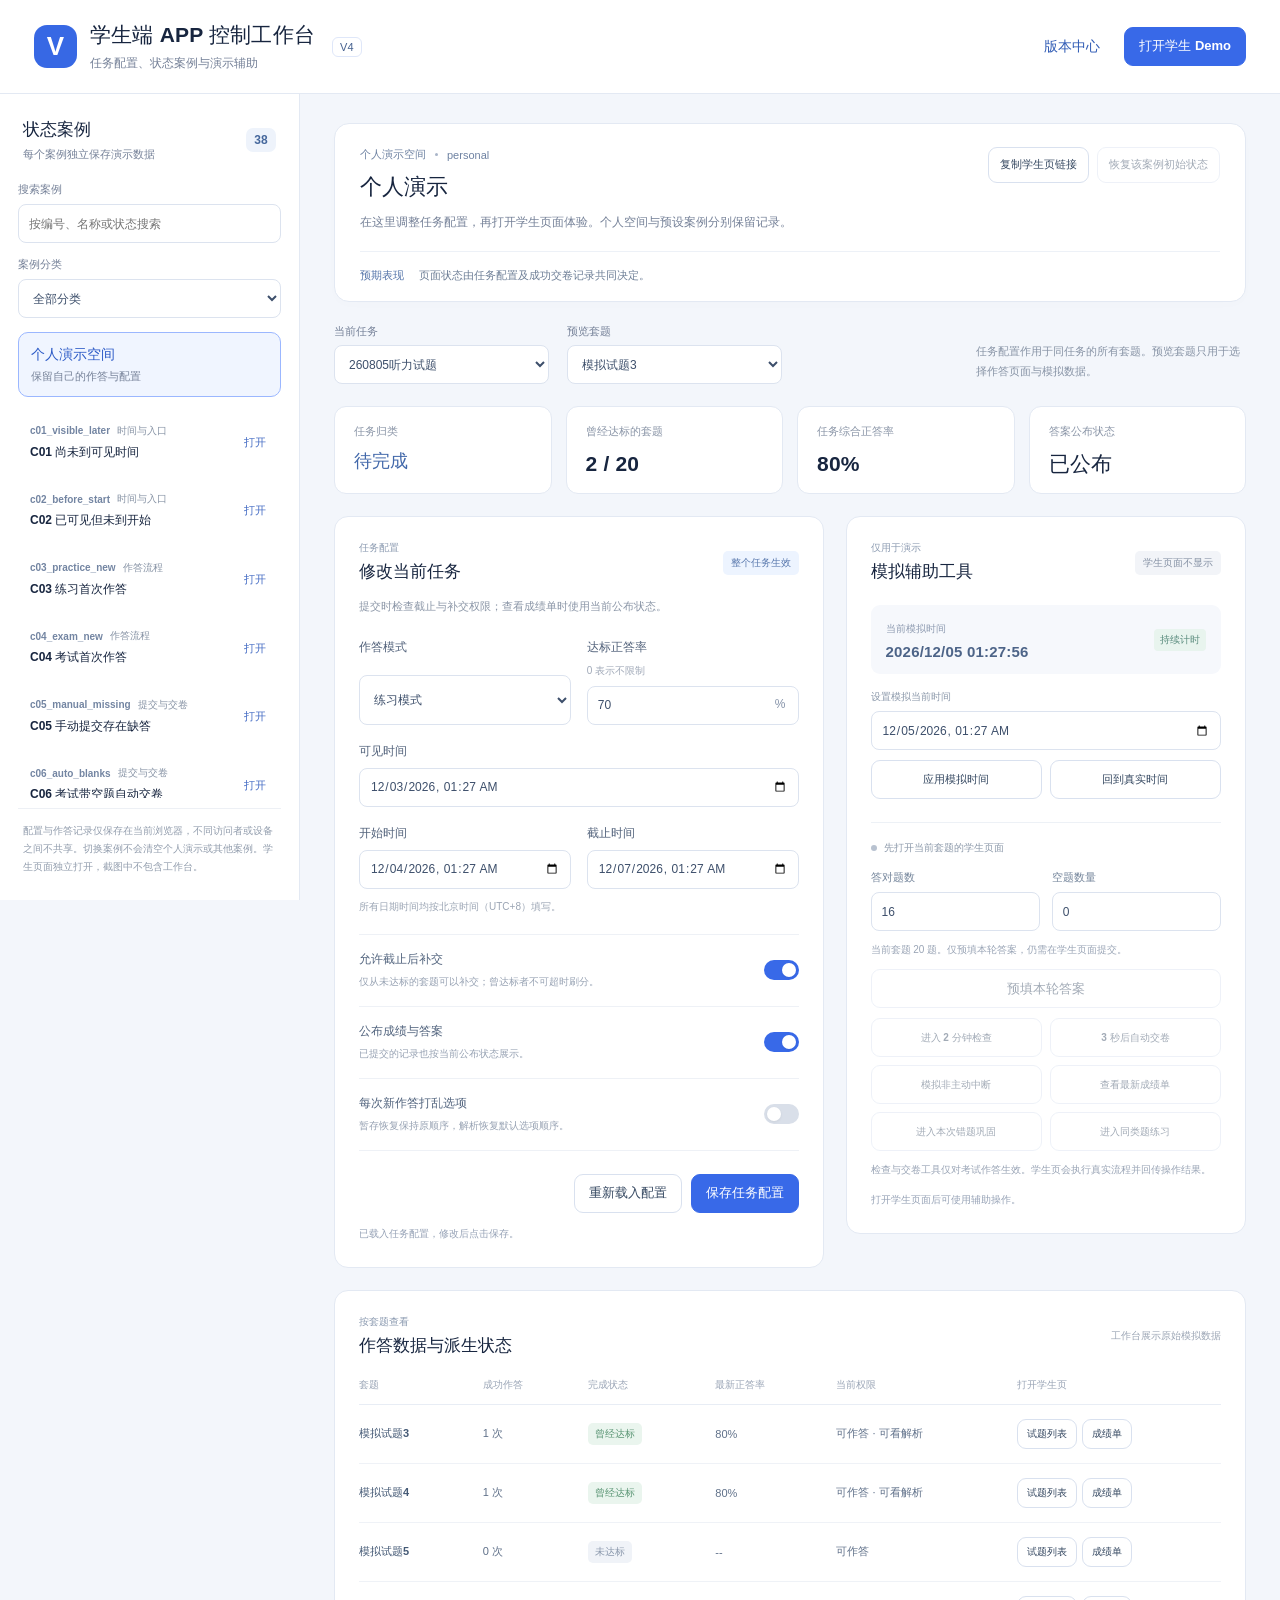
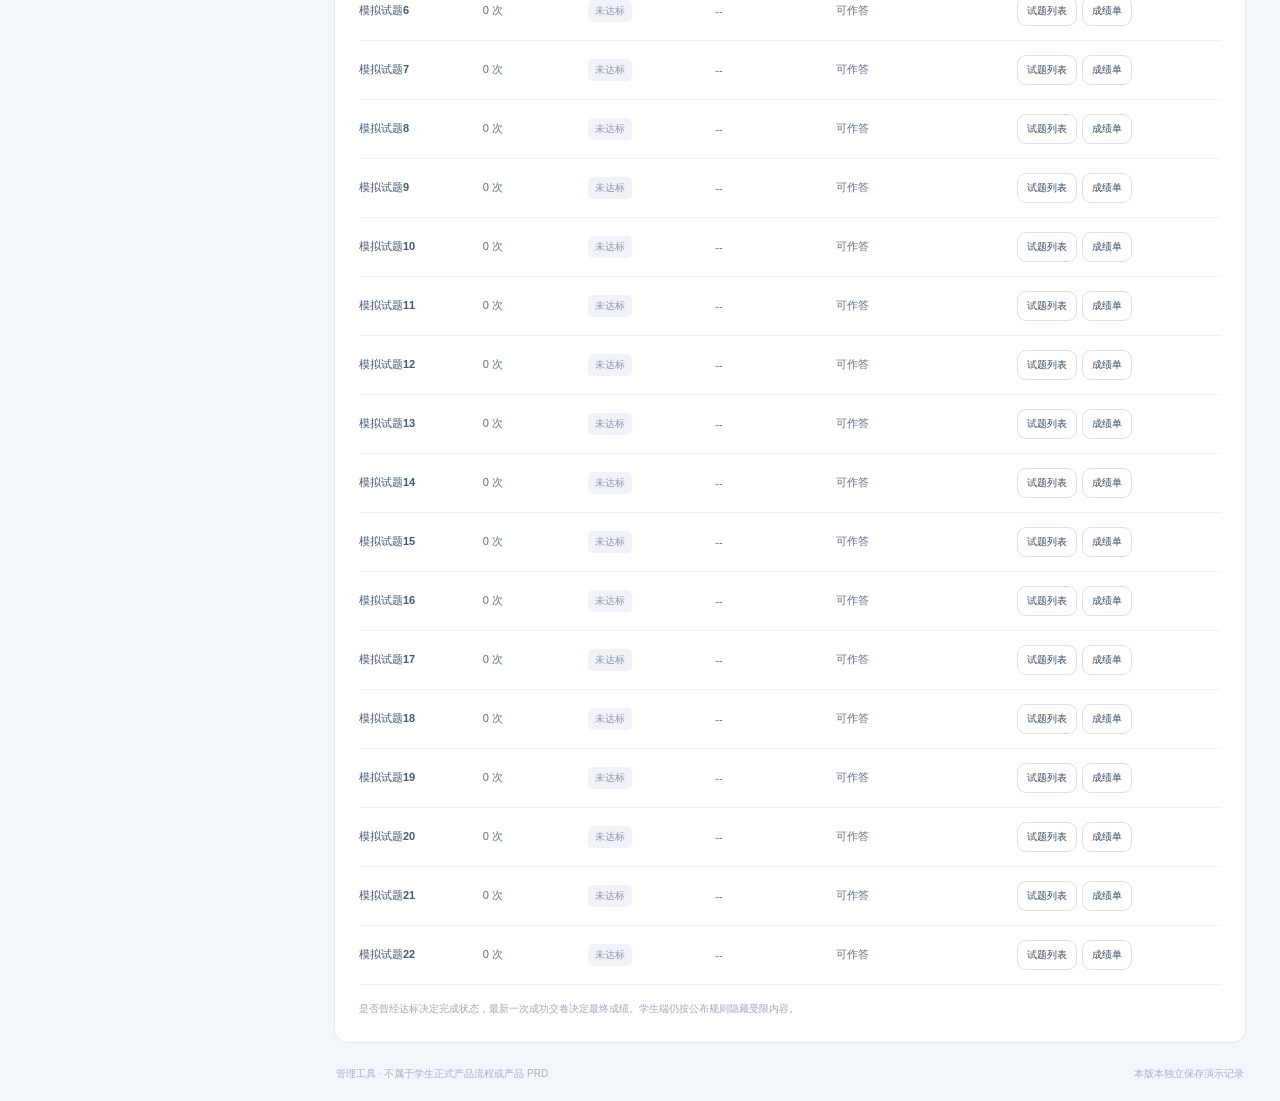
<file: versions/v4_261126_1516/workbench_261126_1035.html>
<!doctype html>
<html lang="zh-CN">
<head>
  <meta charset="utf-8">
  <meta name="viewport" content="width=device-width,initial-scale=1">
  <title>学生端 APP 控制工作台</title>
  <link rel="stylesheet" href="workbench_261126_1035.css">
</head>
<body>
  <header class="topbar">
    <div class="brand"><span class="brand-mark" aria-hidden="true">V</span><div><h1>学生端 APP 控制工作台</h1><p>任务配置、状态案例与演示辅助</p></div><span class="version">V4</span></div>
    <nav aria-label="管理工具导航"><a href="../index.html" data-version-center>版本中心</a><button class="button primary" type="button" data-open-student>打开学生 Demo</button></nav>
  </header>
  <p id="file-mode-note" class="file-mode-note" hidden>当前为本地文件模式。不同文件之间的数据同步取决于浏览器；完整的任务配置联动请通过项目根目录的双击启动入口打开。</p>
  <div class="workspace">
    <aside class="sidebar" aria-label="状态案例">
      <div class="sidebar-heading"><div><h2>状态案例</h2><p>每个案例独立保存演示数据</p></div><span class="count" id="case-count">0</span></div>
      <label class="search-label" for="case-search">搜索案例</label>
      <input id="case-search" type="search" placeholder="按编号、名称或状态搜索" autocomplete="off">
      <label class="search-label" for="case-category">案例分类</label>
      <select id="case-category"><option value="">全部分类</option></select>
      <button class="personal-button" type="button" id="personal-session">个人演示空间<span>保留自己的作答与配置</span></button>
      <div class="case-list" id="case-list" aria-live="polite"></div>
      <p class="sidebar-note">配置与作答记录仅保存在当前浏览器，不同访问者或设备之间不共享。切换案例不会清空个人演示或其他案例。学生页面独立打开，截图中不包含工作台。</p>
    </aside>
    <main>
      <div id="fatal-error" class="fatal" role="alert" hidden></div>
      <section class="case-banner" aria-labelledby="case-title">
        <div><div class="eyebrow"><span id="session-label">个人演示空间</span><span class="session-indicator"></span><span id="case-id-label">personal</span></div><h2 id="case-title">个人演示</h2><p id="case-description">在这里调整任务配置，再打开学生页面体验。</p></div>
        <div class="banner-actions"><button class="button" type="button" id="copy-case-link">复制学生页链接</button><button class="button" type="button" id="reset-case" disabled>恢复该案例初始状态</button></div>
        <div class="expected"><span>预期表现</span><p id="case-expected">按当前任务配置与作答记录派生页面状态。</p></div>
      </section>
      <section class="object-bar" aria-label="当前演示对象">
        <label>当前任务<select id="task-select"></select></label>
        <label>预览套题<select id="paper-select"></select></label>
        <p>任务配置作用于同任务的所有套题。预览套题只用于选择作答页面与模拟数据。</p>
      </section>
      <section class="stats" aria-label="当前状态摘要">
        <article><span>任务归类</span><strong id="stat-status">--</strong></article>
        <article><span>曾经达标的套题</span><strong id="stat-completed">--</strong></article>
        <article><span>任务综合正答率</span><strong id="stat-accuracy">--</strong></article>
        <article><span>答案公布状态</span><strong id="stat-published">--</strong></article>
      </section>
      <div class="main-grid">
        <section class="panel config-panel" aria-labelledby="config-title">
          <div class="section-heading"><div><span class="section-kicker">任务配置</span><h2 id="config-title">修改当前任务</h2></div><span class="scope-tag">整个任务生效</span></div>
          <p class="section-description">提交时检查截止与补交权限；查看成绩单时使用当前公布状态。</p>
          <form id="task-form">
            <div class="form-grid">
              <label>作答模式<select name="mode" required><option value="practice">练习模式</option><option value="exam">考试模式</option></select></label>
              <label>达标正答率 <span class="muted">0 表示不限制</span><div class="input-suffix"><input type="number" name="passRate" min="0" max="100" step="1" required><span>%</span></div></label>
              <label class="full">可见时间<input type="datetime-local" name="visibleAt" required></label>
              <label>开始时间<input type="datetime-local" name="startAt" required></label>
              <label>截止时间<input type="datetime-local" name="endAt" required></label>
            </div>
            <p class="time-note">所有日期时间均按北京时间（UTC+8）填写。</p>
            <div class="switch-list">
              <label class="switch-row"><div><strong>允许截止后补交</strong><span>仅从未达标的套题可以补交；曾达标者不可超时刷分。</span></div><input type="checkbox" name="allowLate" role="switch"></label>
              <label class="switch-row"><div><strong>公布成绩与答案</strong><span>已提交的记录也按当前公布状态展示。</span></div><input type="checkbox" name="published" role="switch"></label>
              <label class="switch-row"><div><strong>每次新作答打乱选项</strong><span>暂存恢复保持原顺序，解析恢复默认选项顺序。</span></div><input type="checkbox" name="randomOptions" role="switch"></label>
            </div>
            <div class="form-footer"><button class="button" type="button" id="reload-config">重新载入配置</button><button class="button primary" type="submit">保存任务配置</button></div>
            <p class="inline-status" id="config-status" role="status">配置读取中</p>
          </form>
        </section>
        <section class="panel tools-panel" aria-labelledby="tools-title">
          <div class="section-heading"><div><span class="section-kicker">仅用于演示</span><h2 id="tools-title">模拟辅助工具</h2></div><span class="scope-tag neutral">学生页面不显示</span></div>
          <div class="clock-card"><div><span>当前模拟时间</span><strong id="clock-now">--</strong></div><span class="live-badge" id="clock-mode">流动</span></div>
          <label class="clock-label" for="clock-input">设置模拟当前时间<input id="clock-input" type="datetime-local"></label>
          <div class="button-row"><button class="button" type="button" id="set-clock">应用模拟时间</button><button class="button" type="button" id="real-clock">回到真实时间</button></div>
          <div class="tool-divider"></div>
          <div class="student-connection"><span class="connection-dot" id="connection-dot"></span><span id="connection-status">先打开当前套题的学生页面</span></div>
          <div class="answer-preset"><label>答对题数<input id="correct-count" type="number" value="16" min="0" max="20"></label><label>空题数量<input id="blank-count" type="number" value="0" min="0" max="20"></label></div>
          <p class="tool-help" id="answer-preset-help">仅预填当前轮答案，仍需在学生页面提交。</p>
          <button class="button full-width" type="button" data-command="fill" disabled>预填本轮答案</button>
          <div class="tool-buttons">
            <button class="button" type="button" data-command="check" disabled>进入 2 分钟检查</button>
            <button class="button" type="button" data-command="autoSoon" disabled>3 秒后自动交卷</button>
            <button class="button" type="button" data-command="interrupt" disabled>模拟非主动中断</button>
            <button class="button" type="button" data-command="report" disabled>查看最新成绩单</button>
            <button class="button" type="button" data-command="wrong" disabled>进入本次错题巩固</button>
            <button class="button" type="button" data-command="similar" disabled>进入同类题练习</button>
          </div>
          <p class="tool-help">检查与交卷工具仅对考试作答生效。学生页会执行真实流程并回传操作结果。</p>
          <p class="inline-status" id="tool-status" role="status">打开学生页面后可使用辅助操作。</p>
        </section>
      </div>
      <section class="panel papers-panel" aria-labelledby="papers-title">
        <div class="section-heading"><div><span class="section-kicker">按套题查看</span><h2 id="papers-title">作答数据与派生状态</h2></div><span class="raw-data-note">工作台展示原始模拟数据</span></div>
        <div class="table-wrap"><table><thead><tr><th scope="col">套题</th><th scope="col">成功作答</th><th scope="col">完成状态</th><th scope="col">最新正答率</th><th scope="col">当前权限</th><th scope="col">打开学生页</th></tr></thead><tbody id="paper-table"></tbody></table></div>
        <p class="table-note">是否曾经达标决定完成状态，最新一次成功交卷决定最终成绩。学生端仍按公布规则隐藏受限内容。</p>
      </section>
      <footer class="page-footer"><span>管理工具 · 不属于学生正式产品流程或产品 PRD</span><span id="save-indicator">本版本独立保存演示记录</span></footer>
    </main>
  </div>
  <div id="toast" class="toast" role="status" hidden></div>
  <div id="copy-fallback" class="copy-fallback" hidden><label for="copy-value">复制未自动完成，请选择以下链接手动复制</label><input id="copy-value" readonly><button class="button" type="button" id="close-copy">关闭</button></div>
  <script src="state_261126_1035.js"></script>
  <script src="workbench_261126_1035.js"></script>
</body>
</html>
</file>
<file: enhancements_261126_1035.css>
/* 学生端 APP v1 局部交互补充，沿用原版字体、色彩及手机布局。 */
.demo-modal-layer {
  position: fixed;
  z-index: 2000;
  inset: 0;
  display: flex;
  align-items: center;
  justify-content: center;
  padding: 24px;
  background: rgba(25, 31, 45, .38);
  overscroll-behavior: contain;
}
.phone .demo-modal-layer {
  position: absolute;
}
.demo-modal-layer[hidden] { display: none !important; }
.demo-modal {
  width: 100%;
  max-width: 328px;
  max-height: calc(100% - 32px);
  overflow: auto;
  padding: 25px 20px 20px;
  border-radius: 18px;
  background: #fff;
  color: var(--ink, #242424);
  box-shadow: 0 16px 45px rgba(24, 40, 70, .18);
  text-align: center;
}
.demo-modal-title {
  margin: 0 0 13px;
  font-size: 17px;
  font-weight: 650;
  line-height: 1.5;
}
.demo-modal-text {
  margin: 0;
  color: #687180;
  font-size: 14px;
  line-height: 1.75;
  overflow-wrap: anywhere;
}
.demo-modal-text p { margin: 0 0 8px; }
.demo-modal-actions {
  display: flex;
  flex-wrap: wrap;
  gap: 10px;
  margin-top: 22px;
}
.demo-btn {
  display: inline-flex;
  flex: 1 1 110px;
  align-items: center;
  justify-content: center;
  min-height: 42px;
  padding: 9px 10px;
  border: 0;
  border-radius: 999px;
  background: #f0f3fc;
  color: #526485;
  font: inherit;
  font-size: 13px;
  font-weight: 600;
  line-height: 1.5;
  cursor: pointer;
}
.demo-btn.primary,
.demo-btn.demo-primary {
  background: var(--action-blue, #496efc);
  color: #fff;
}
.demo-btn.secondary,
.demo-btn.demo-secondary {
  background: #f0f3fc;
  color: #66748a;
}
.demo-btn.danger,
.demo-btn.demo-danger {
  background: #fff0ed;
  color: #db674e;
}
.demo-btn:focus-visible,
.demo-result-history:focus-visible,
.demo-task-card:focus-visible,
.demo-history-row:focus-visible {
  outline: 3px solid rgba(73, 110, 252, .4);
  outline-offset: 3px;
}
.demo-btn:disabled,
.demo-btn[aria-disabled="true"] {
  color: #a0a7b3;
  background: #edf0f5;
  box-shadow: none;
}
.demo-submit-muted {
  background: #e7ebf0 !important;
  color: #97a0ad !important;
  box-shadow: none !important;
}
.demo-history-screen {
  position: relative;
  background: #f9f9f9;
  padding: 0 14px 30px;
  overflow-y: auto;
  min-height: 0;
}
.demo-history-header {
  position: sticky;
  top: 0;
  z-index: 2;
  display: grid;
  grid-template-columns: 40px minmax(0, 1fr) 40px;
  align-items: center;
  min-height: 66px;
  margin: 0 -14px 14px;
  padding: 10px 14px;
  background: linear-gradient(100deg, #d3e0fb, #e8e6f4 62%, #faf0e5);
}
.demo-history-header h1,
.demo-history-header h2 {
  margin: 0;
  font-size: 16px;
  font-weight: 600;
  text-align: center;
}
.demo-history-header button {
  width: 36px;
  height: 36px;
  border: 0;
  border-radius: 8px;
  background: transparent;
  color: #242424;
  font-size: 24px;
  line-height: 1;
}
.demo-history-list {
  display: grid;
  gap: 0;
  overflow: hidden;
  border-radius: 10px;
  background: #fff;
}
.demo-history-row {
  display: flex;
  align-items: center;
  justify-content: space-between;
  gap: 12px;
  width: 100%;
  min-height: 82px;
  padding: 16px 14px;
  border: 0;
  border-bottom: 1px solid rgba(36, 36, 36, .06);
  background: #fff;
  color: #242424;
  font: inherit;
  font-size: 13px;
  text-align: left;
}
.demo-history-row:last-child { border-bottom: 0; }
.demo-history-row strong {
  display: block;
  font-size: 14px;
  font-weight: 550;
  line-height: 1.5;
}
.demo-history-meta {
  display: block;
  margin-top: 7px;
  color: #87909c;
  font-size: 11px;
  line-height: 1.5;
}
.demo-history-row .directory-do,
.demo-history-action {
  flex: 0 0 auto;
  padding: 7px 9px;
  border: 0;
  border-radius: 8px;
  background: #edf8f0;
  color: #2f9e55;
  white-space: nowrap;
  font-size: 12px;
}
.result-nav:has(.demo-result-history) {
  position: relative;
  grid-template-columns: 36px minmax(0, 1fr) 66px;
  gap: 2px;
}
.result-nav:has(.demo-result-history) .result-title {
  font-size: 14px;
  line-height: 1.4;
  overflow-wrap: anywhere;
}
.demo-result-history {
  justify-self: end;
  width: auto;
  min-height: 32px;
  padding: 5px 2px;
  border: 0;
  border-radius: 6px;
  background: transparent;
  color: #496efc;
  font-size: 12px;
  font-weight: 500;
  white-space: nowrap;
}
.demo-result-actions,
.result-actions.demo-result-actions {
  display: flex !important;
  flex-wrap: wrap;
  align-items: stretch;
  gap: 8px !important;
}
.demo-result-actions .result-action,
.demo-result-actions .demo-retake,
.demo-result-actions > button {
  flex: 1 1 88px;
  min-width: 0;
  min-height: 40px;
  padding: 8px 9px;
  font-size: 12px;
  line-height: 1.4;
}
.demo-result-actions [hidden] { display: none !important; }
.demo-result-actions .result-action:not([hidden]),
.app.assignment-retake-result .demo-result-actions .result-action:not([hidden]),
.app.no-review .demo-result-actions .result-action:not([hidden]) {
  display: inline-flex !important;
}
.demo-exam-future,
.demo-hidden { display: none !important; }
.demo-history-screen.active { display: block; }
.demo-retake {
  border: 0;
  border-radius: 999px;
  background: #fff;
  color: #4977e5;
  box-shadow: inset 0 0 0 1px rgba(73, 110, 252, .26);
  font: inherit;
  font-size: 12px;
  font-weight: 600;
}
.demo-result-neutral .result-answer-number,
.result-answer-number.demo-result-neutral {
  border-color: #e4e8ee !important;
  background: #f7f8fb !important;
  color: #718098 !important;
}
.demo-result-neutral .result-answer-number::before,
.demo-result-neutral .result-answer-number::after,
.result-answer-number.demo-result-neutral::before,
.result-answer-number.demo-result-neutral::after {
  display: none !important;
}
.demo-task-card {
  display: flex;
  align-items: flex-start;
  gap: 14px;
  width: 100%;
  margin: 0 0 12px;
  padding: 15px 14px;
  border: 0;
  border-radius: 10px;
  background: #fff;
  color: #242424;
  box-shadow: 0 1px 0 rgba(36, 36, 36, .02);
  font: inherit;
  text-align: left;
  cursor: pointer;
}
.demo-task-cover {
  display: block;
  flex: 0 0 65px;
  width: 65px;
  height: 90px;
  border-radius: 3px;
  object-fit: cover;
  object-position: top center;
  background: #e7edf4;
}
.demo-task-content { flex: 1 1 auto; min-width: 0; }
.demo-task-title {
  display: block;
  margin: 0 0 8px;
  color: #242424;
  font-size: 14px;
  font-weight: 600;
  line-height: 1.5;
  overflow-wrap: anywhere;
}
.demo-task-meta {
  display: block;
  color: #828894;
  font-size: 10px;
  line-height: 1.75;
}
.demo-task-bottom {
  display: flex;
  flex-wrap: wrap;
  align-items: center;
  justify-content: space-between;
  gap: 6px;
  margin-top: 10px;
  color: #9299a6;
  font-size: 10px;
  line-height: 1.5;
}
.demo-task-tag {
  display: inline-flex;
  align-items: center;
  max-width: 100%;
  padding: 4px 7px;
  border-radius: 6px;
  background: #f0f3fd;
  color: #5d7be6;
  font-size: 10px;
  line-height: 1.3;
}
.demo-task-tag.makeup {
  background: #fff2e5;
  color: #db994b;
}
.demo-task-tag.completed {
  background: #edf8f0;
  color: #3a9e5c;
}
.demo-task-tag.history {
  background: #f0f2f5;
  color: #939ba8;
}
.demo-list-empty {
  display: grid;
  place-items: center;
  min-height: 132px;
  padding: 24px 18px;
  border-radius: 10px;
  background: #fff;
  color: #9aa1ab;
  font-size: 13px;
  line-height: 1.7;
  text-align: center;
}
.demo-task-notice {
  padding: 10px 12px;
  margin: 10px 0;
  border-radius: 8px;
  background: #f0f3fc;
  color: #7a88a3;
  font-size: 11px;
  line-height: 1.6;
}
.demo-exam-locked .exercise-bottom-progress {
  pointer-events: none;
}
.demo-exam-locked .exercise-speed-select {
  display: none !important;
}
@media (max-width: 374px) {
  .demo-modal-layer { padding: 18px; }
  .demo-modal { padding: 22px 16px 16px; }
  .demo-result-actions { gap: 6px !important; }
  .demo-result-actions .result-action,
  .demo-result-actions .demo-retake { font-size: 11px; padding: 8px 6px; }
}
/* Examination check stage retains an explicit manual-submit action. */
.app.exam-study-mode.exam-checking .exercise-bottom-next:not([hidden]) { display: inline-flex !important; }
.app.exam-study-mode.exam-checking .exercise-answer-sheet-footer { display: block !important; }
.app.exam-study-mode .exercise-audio-toggle.playing .pause-icon { display: none !important; }
.app.exam-study-mode .exercise-audio-toggle .play-icon { display: block !important; }
.app .exercise-simulate-fab[hidden] { display: none !important; }
.app .demo-exam-future { display: none !important; }

/* Hidden controls remain hidden even where original styles specify display. */
.app .study-settings-group[hidden], .app .exercise-submit-button[hidden] { display: none !important; }
.demo-history-back { border: 0; background: transparent; color: inherit; font-size: 24px; min-width: 32px; min-height: 36px; }
</file>
<file: versions/online_center_261126_1516.css>
:root{font-family:-apple-system,BlinkMacSystemFont,"Segoe UI","PingFang SC","Microsoft YaHei",sans-serif;color:#1d2a41;background:#f4f6fa;font-synthesis:none}*{box-sizing:border-box}body{margin:0}button,input,a{font:inherit}button,a,input{outline-offset:4px}button{cursor:pointer}button:disabled{cursor:default}a{color:inherit}button:focus-visible,a:focus-visible,input:focus-visible{outline:3px solid #b3cef9}[hidden]{display:none!important}.site-header{background:#fff;border-bottom:1px solid #e2e7ef}.header-inner{max-width:1192px;margin:auto;padding:25px 28px;display:flex;align-items:center;gap:14px}.brand-mark{width:43px;height:43px;display:grid;place-items:center;border-radius:13px;background:#316fda;color:#fff;font-size:26px;font-weight:700}.eyebrow{margin:0 0 4px;color:#76849c;font-size:10px;letter-spacing:1.9px;font-weight:700}h1{margin:0;font-size:21px;line-height:1.4}.tool-label{margin-left:auto;padding:7px 11px;background:#eff3f9;border-radius:6px;color:#65738a;font-size:12px}main{max-width:1192px;margin:auto;padding:30px 28px}.intro{display:flex;align-items:center;justify-content:space-between;gap:20px}.intro h2{margin:0 0 9px;font-size:24px}.intro p{margin:0;color:#67758c;font-size:14px;line-height:1.7}.version-count{white-space:nowrap;font-size:12px;color:#5e6c81;border:1px solid #dce2ec;background:#fff;border-radius:20px;padding:7px 13px}.notice{margin:23px 0 22px;padding:13px 16px;background:#eaf1fc;border:1px solid #dbe7fa;border-radius:9px;color:#435e86;font-size:13px;line-height:1.8}.content-grid{display:grid;grid-template-columns:284px 1fr;gap:22px;align-items:start}.version-panel,.detail-panel{background:#fff;border:1px solid #e1e7ef;border-radius:13px}.version-panel{padding:20px 15px}.search-label{display:block;margin:0 5px 10px;font-size:12px;font-weight:600;color:#6a778c}#version-search{width:100%;padding:11px 12px;border:1px solid #d9e1ed;border-radius:8px;background:#fafbfe;font-size:13px;color:#20314c}.version-list{margin-top:16px;display:grid;gap:10px}.version-item{text-align:left;background:#fff;border:1px solid #e2e7f0;border-radius:10px;padding:15px 13px;color:#30415e;width:100%}.version-item:hover{background:#f8faff;border-color:#b6cbed}.version-item[aria-pressed="true"]{background:#eff5ff;border-color:#7ba2e3;box-shadow:inset 3px 0 #3477e4}.version-item-header{display:flex;align-items:center;gap:8px;margin-bottom:8px}.version-number{font-size:18px;font-weight:700;color:#2c5fae}.latest{font-size:10px;font-weight:600;color:#3d70ba;background:#dce9fc;border-radius:4px;padding:3px 5px}.version-item-title{display:block;font-size:13px;font-weight:600;line-height:1.7}.version-item-time{display:block;margin-top:8px;color:#7f8ba0;font-size:11px}.empty{margin:22px 6px 8px;color:#7a879c;font-size:13px;line-height:1.7}.detail-panel{padding:28px}.detail-top{display:flex;align-items:flex-start;justify-content:space-between;gap:16px}.detail-kicker{font-size:12px;font-weight:600;color:#4b78b6;margin:0 0 8px}.detail-panel h2{margin:0;font-size:22px;line-height:1.5}.acceptance{flex:none;border-radius:20px;padding:6px 10px;font-size:11px;background:#fff4df;color:#977026}.meta-list{margin:22px 0;display:grid;grid-template-columns:1fr 1fr;gap:15px 20px}.meta-item{margin:0}.meta-item dt{font-size:11px;color:#8490a3;margin-bottom:7px}.meta-item dd{margin:0;color:#465771;font-size:13px;line-height:1.7;overflow-wrap:anywhere}.summary{font-size:14px;color:#64728a;line-height:1.8;margin:18px 0}.actions{display:flex;gap:10px;flex-wrap:wrap;padding-bottom:25px;border-bottom:1px solid #edf0f5}.action{border:1px solid #dbe3ef;border-radius:7px;display:inline-flex;align-items:center;justify-content:center;min-height:40px;padding:10px 16px;font-size:13px;text-decoration:none;background:#fff;color:#42608c;line-height:1.3}.action.primary{background:#316fda;border-color:#316fda;color:#fff}.action:hover{filter:brightness(.97)}.subsection{margin-top:23px}.subsection h3{font-size:14px;margin:0 0 13px;color:#334862}.changes{margin:0;padding:0;list-style:none;display:grid;gap:12px}.changes li{padding:13px 14px;background:#f8fafc;border-radius:8px;font-size:13px;line-height:1.8;color:#5f6e85}.change-row{display:grid;grid-template-columns:34px 1fr;gap:7px}.change-row+.change-row{margin-top:5px}.change-label{color:#8b97aa;font-size:11px;padding-top:1px}.change-row.after .change-label{color:#537eaf}.check-list{margin:0;padding-left:18px;color:#65748a;font-size:13px;line-height:1.9}.check-note{margin:10px 0 0;color:#8a7251;font-size:12px;line-height:1.8}.path-box{margin-top:12px;padding:12px 14px;background:#f7f9fc;border:1px solid #e8edf4;border-radius:7px;overflow-wrap:anywhere;font-size:12px;color:#647790}.usage-note{margin-top:26px;padding:21px 24px;border:1px solid #e2e7ef;border-radius:11px;background:#fff}.usage-note h2{margin:0 0 9px;font-size:14px}.usage-note p{margin:7px 0;color:#738198;font-size:13px;line-height:1.9}.loading{font-size:14px;color:#7e8aa0}footer{max-width:1192px;margin:0 auto;padding:0 28px 30px;color:#94a0b1;font-size:12px;text-align:center}.copy-message{position:fixed;bottom:30px;left:50%;transform:translateX(-50%);max-width:90vw;background:#203959;color:#fff;border-radius:9px;padding:12px 20px;box-shadow:0 6px 25px #162c4b22;font-size:13px;z-index:20}.copy-fallback{position:fixed;bottom:24px;left:50%;transform:translateX(-50%);max-width:calc(100vw - 32px);width:620px;border:1px solid #b6c6dc;border-radius:10px;padding:18px;background:#fff;box-shadow:0 8px 38px #1a2d4a33;z-index:30;display:grid;grid-template-columns:1fr auto;gap:12px}.copy-fallback label{grid-column:1/-1;font-size:13px;color:#516782}.copy-fallback input{min-width:0;border:1px solid #c8d5e6;border-radius:6px;padding:10px;font-size:12px}.copy-fallback button{border:1px solid #cbd8eb;border-radius:6px;padding:8px 13px;background:#f2f6fc;color:#48688f}@media(max-width:800px){.header-inner{padding:19px 20px}h1{font-size:18px}.tool-label{display:none}main{padding:24px 18px}.content-grid{grid-template-columns:1fr}.version-panel{padding:16px}.version-list{grid-template-columns:repeat(auto-fit,minmax(220px,1fr))}.detail-panel{padding:23px}.intro h2{font-size:22px}.meta-list{gap:14px}.detail-panel h2{font-size:20px}}@media(max-width:480px){.header-inner{padding:18px 16px;gap:10px}.brand-mark{width:37px;height:37px;font-size:23px}.eyebrow{font-size:9px}h1{font-size:16px}.intro{align-items:flex-start}.version-count{padding:6px 9px;font-size:10px;margin-top:4px}.intro h2{font-size:20px}.intro p{font-size:12px}.notice{font-size:12px}.detail-panel{padding:20px 17px}.detail-top{display:block}.acceptance{display:inline-block;margin-top:11px}.meta-list{grid-template-columns:1fr}.actions{gap:8px}.action{padding:10px 12px;font-size:12px}.usage-note{padding:18px}.copy-fallback{grid-template-columns:1fr}.copy-fallback label{grid-column:auto}footer{font-size:11px;padding-left:20px;padding-right:20px}}
</file>
<file: versions/v16_261127_1612/enhancements_261126_1035.css>
/* 学生端 APP v8 局部交互补充，沿用原版字体、色彩及手机布局。 */
.demo-modal-layer {
  position: fixed;
  z-index: 2000;
  inset: 0;
  display: flex;
  align-items: center;
  justify-content: center;
  padding: 24px;
  background: rgba(25, 31, 45, .38);
  overscroll-behavior: contain;
}
.phone .demo-modal-layer {
  position: absolute;
}
.demo-modal-layer[hidden] { display: none !important; }
.demo-modal {
  width: 100%;
  max-width: 328px;
  max-height: calc(100% - 32px);
  overflow: auto;
  padding: 25px 20px 20px;
  border-radius: 18px;
  background: #fff;
  color: var(--ink, #242424);
  box-shadow: 0 16px 45px rgba(24, 40, 70, .18);
  text-align: center;
}
.demo-modal-title {
  margin: 0 0 13px;
  font-size: 17px;
  font-weight: 650;
  line-height: 1.5;
}
.demo-modal-text {
  margin: 0;
  color: #687180;
  font-size: 14px;
  line-height: 1.75;
  overflow-wrap: anywhere;
}
.demo-modal-text p { margin: 0 0 8px; }
.demo-modal-actions {
  display: flex;
  flex-wrap: wrap;
  gap: 10px;
  margin-top: 22px;
}
.demo-btn {
  display: inline-flex;
  flex: 1 1 110px;
  align-items: center;
  justify-content: center;
  min-height: 42px;
  padding: 9px 10px;
  border: 0;
  border-radius: 999px;
  background: #f0f3fc;
  color: #526485;
  font: inherit;
  font-size: 13px;
  font-weight: 600;
  line-height: 1.5;
  cursor: pointer;
}
.demo-btn.primary,
.demo-btn.demo-primary {
  background: var(--action-blue, #496efc);
  color: #fff;
}
.demo-btn.secondary,
.demo-btn.demo-secondary {
  background: #f0f3fc;
  color: #66748a;
}
.demo-btn.danger,
.demo-btn.demo-danger {
  background: #fff0ed;
  color: #db674e;
}
.demo-btn:focus-visible,
.demo-result-history:focus-visible,
.demo-task-card:focus-visible,
.demo-history-row:focus-visible {
  outline: 3px solid rgba(73, 110, 252, .4);
  outline-offset: 3px;
}
.demo-btn:disabled,
.demo-btn[aria-disabled="true"] {
  color: #a0a7b3;
  background: #edf0f5;
  box-shadow: none;
}
.demo-submit-muted {
  background: #e7ebf0 !important;
  color: #97a0ad !important;
  box-shadow: none !important;
}
/* Answer records reuse the same screen, header and book-card components as history practice. */
.demo-history-row .book-name { white-space: normal; overflow-wrap: anywhere; }
.demo-history-row .book-detail { margin-top: 8px; }
.demo-history-row .book-action { pointer-events: none; }
.demo-history-list .demo-list-empty { margin-top: 12px; }
.result-top { z-index: 3; }
.result-hero::before, .result-hero::after { pointer-events: none; }
.exercise-answer-sheet-footer, .exercise-submit-panel { display: none !important; }
.app .exercise-bottom-next[hidden] { display: none !important; }
.result-nav:has(.demo-result-history) {
  position: relative;
  grid-template-columns: 36px minmax(0, 1fr) 66px;
  gap: 2px;
}
.result-nav:has(.demo-result-history) .result-title {
  font-size: 14px;
  line-height: 1.4;
  overflow-wrap: anywhere;
}
.result-nav .assignment-history-link.demo-result-history {
  justify-self: end;
  width: auto;
  height: 32px;
  min-height: 32px;
  padding: 0;
  border: 0;
  background: transparent;
  color: #777;
  font-size: 13px;
  line-height: 1;
  font-weight: 500;
  white-space: nowrap;
  display: flex;
  align-items: center;
  justify-content: flex-end;
}
.demo-result-actions,
.result-actions.demo-result-actions {
  display: flex !important;
  flex-wrap: wrap;
  align-items: stretch;
  gap: 8px !important;
}
.demo-result-actions .result-action,
.demo-result-actions .demo-retake,
.demo-result-actions > button {
  flex: 1 1 88px;
  min-width: 0;
  min-height: 40px;
  padding: 8px 9px;
  font-size: 12px;
  line-height: 1.4;
}
.demo-result-actions [hidden] { display: none !important; }
.demo-result-actions .result-action:not([hidden]),
.app.assignment-retake-result .demo-result-actions .result-action:not([hidden]),
.app.no-review .demo-result-actions .result-action:not([hidden]) {
  display: inline-flex !important;
}
.demo-exam-future,
.demo-hidden { display: none !important; }
.demo-history-screen.active { display: block; }
.demo-retake {
  border: 0;
  border-radius: 999px;
  background: var(--action-blue);
  color: #fff;
  box-shadow: 0 6px 12px rgba(73, 110, 252, .18);
  font-size: 12px;
  font-weight: 600;
}
.demo-result-neutral .result-answer-number,
.result-answer-number.demo-result-neutral {
  border-color: #e4e8ee !important;
  background: #f7f8fb !important;
  color: #718098 !important;
}
.demo-result-neutral .result-answer-number::before,
.demo-result-neutral .result-answer-number::after,
.result-answer-number.demo-result-neutral::before,
.result-answer-number.demo-result-neutral::after {
  display: none !important;
}
.demo-task-card {
  display: flex;
  align-items: flex-start;
  gap: 14px;
  width: 100%;
  margin: 0 0 12px;
  padding: 15px 14px;
  border: 0;
  border-radius: 10px;
  background: #fff;
  color: #242424;
  box-shadow: 0 1px 0 rgba(36, 36, 36, .02);
  font: inherit;
  text-align: left;
  cursor: pointer;
}
.demo-task-cover {
  display: block;
  flex: 0 0 65px;
  width: 65px;
  height: 90px;
  border-radius: 3px;
  object-fit: cover;
  object-position: top center;
  background: #e7edf4;
}
.demo-task-content { flex: 1 1 auto; min-width: 0; }
.demo-task-title {
  display: block;
  margin: 0 0 8px;
  color: #242424;
  font-size: 14px;
  font-weight: 600;
  line-height: 1.5;
  overflow-wrap: anywhere;
}
.demo-task-meta {
  display: block;
  color: #828894;
  font-size: 10px;
  line-height: 1.75;
}
.demo-task-bottom {
  display: flex;
  flex-wrap: wrap;
  align-items: center;
  justify-content: space-between;
  gap: 6px;
  margin-top: 10px;
  color: #9299a6;
  font-size: 10px;
  line-height: 1.5;
}
.demo-task-tag {
  display: inline-flex;
  align-items: center;
  max-width: 100%;
  padding: 4px 7px;
  border-radius: 6px;
  background: #f0f3fd;
  color: #5d7be6;
  font-size: 10px;
  line-height: 1.3;
}
.demo-task-tag.makeup {
  background: #fff2e5;
  color: #db994b;
}
.demo-task-tag.completed {
  background: #edf8f0;
  color: #3a9e5c;
}
.demo-task-tag.history {
  background: #f0f2f5;
  color: #939ba8;
}
.demo-list-empty {
  display: grid;
  place-items: center;
  min-height: 132px;
  padding: 24px 18px;
  border-radius: 10px;
  background: #fff;
  color: #9aa1ab;
  font-size: 13px;
  line-height: 1.7;
  text-align: center;
}
.demo-task-notice {
  padding: 10px 12px;
  margin: 10px 0;
  border-radius: 8px;
  background: #f0f3fc;
  color: #7a88a3;
  font-size: 11px;
  line-height: 1.6;
}
.demo-exam-locked .exercise-bottom-progress {
  pointer-events: none;
}
.demo-exam-locked .exercise-speed-select {
  display: none !important;
}
@media (max-width: 374px) {
  .demo-modal-layer { padding: 18px; }
  .demo-modal { padding: 22px 16px 16px; }
  .demo-result-actions { gap: 6px !important; }
  .demo-result-actions .result-action,
  .demo-result-actions .demo-retake { font-size: 11px; padding: 8px 6px; }
}
/* Examination check stage retains an explicit manual-submit action. */
.app.exam-study-mode.exam-checking .exercise-bottom-next:not([hidden]) { display: inline-flex !important; }
.app.exam-study-mode.exam-checking .exercise-answer-sheet-footer { display: none !important; }
.app.exam-study-mode .exercise-audio-toggle.playing .pause-icon { display: none !important; }
.app.exam-study-mode .exercise-audio-toggle .play-icon { display: block !important; }
.app .exercise-simulate-fab[hidden] { display: none !important; }
.app .demo-exam-future { display: none !important; }

/* Hidden controls remain hidden even where original styles specify display. */
.app .study-settings-group[hidden], .app .exercise-submit-button[hidden] { display: none !important; }

/* State-named task copies reuse the existing cards, with room for longer labels. */
.practice-task-card .book-name,
.practice-detail-card .book-name { overflow-wrap: anywhere; }

.practice-paper-list .directory-child-label { flex-direction: row; align-items: center; flex-wrap: nowrap; gap: 8px; min-width: 0; }
.practice-paper-list .directory-child-name { white-space: nowrap; overflow: hidden; text-overflow: ellipsis; min-width: 0; line-height: 1.45; }
.demo-paper-actions { display: flex; flex-wrap: wrap; justify-content: flex-end; align-items: center; gap: 6px; }
.practice-paper-list .demo-paper-actions .directory-do { flex: 0 0 auto; min-width: 50px; }
.practice-paper-list .demo-paper-review { background: #f0f3fc; color: #526da8; }
.demo-showcase-entry {
  display: block; width: 100%; padding: 10px 12px; margin: 12px 0 0;
  border: 1px solid #e5eaf5; border-radius: 9px; background: #f2f5fc;
  color: #526c9c; font: inherit; font-size: 12px; text-align: left; cursor: pointer;
}
.practice-panel .demo-showcase-entry { margin-top: 10px; font-size: 11px; }
.demo-showcase-entry[hidden], .demo-showcase-layer[hidden] { display: none !important; }
.demo-showcase-layer {
  position: fixed; inset: 0; z-index: 1900; display: flex; align-items: flex-end;
  justify-content: center; padding: 12px; background: rgba(25,31,45,.38);
}
.phone .demo-showcase-layer { position: absolute; }
.demo-showcase-panel {
  width: 100%; max-width: 440px; max-height: calc(100% - 20px); display: flex;
  flex-direction: column; overflow: hidden; padding: 18px 14px 12px;
  border-radius: 18px; background: #f8f9fc; color: #242424;
}
.demo-showcase-header { display: flex; align-items: flex-start; justify-content: space-between; gap: 12px; }
.demo-showcase-header h2 { margin: 0; font-size: 17px; font-weight: 650; }
.demo-showcase-summary { margin: 6px 0 0; color: #7a8494; font-size: 11px; line-height: 1.6; }
.demo-showcase-close { flex: 0 0 32px; width: 32px; height: 32px; border: 0; background: transparent; color: #768196; font: inherit; font-size: 26px; cursor: pointer; }
.demo-showcase-note { margin: 12px 0; color: #6f7d91; font-size: 11px; line-height: 1.7; }
.demo-showcase-search-label { display: grid; gap: 6px; color: #6f7d91; font-size: 11px; }
.demo-showcase-search { width: 100%; padding: 10px; border: 1px solid #dce3ef; border-radius: 8px; background: #fff; color: #26384f; font: inherit; font-size: 12px; box-sizing: border-box; }
.demo-showcase-list { display: grid; gap: 10px; overflow-y: auto; min-height: 0; margin-top: 12px; padding-bottom: 3px; overscroll-behavior: contain; }
.demo-showcase-item { padding: 13px; border: 1px solid #e5eaf2; border-radius: 10px; background: #fff; }
.demo-showcase-item-top { display: flex; flex-wrap: wrap; align-items: center; gap: 7px; }
.demo-showcase-item h3 { flex: 1 1 180px; margin: 0; font-size: 13px; line-height: 1.6; overflow-wrap: anywhere; }
.demo-showcase-state { padding: 3px 6px; border-radius: 5px; background: #eff3fb; color: #62799f; font-size: 10px; line-height: 1.5; }
.demo-showcase-item p { margin: 7px 0 0; color: #7a8494; font-size: 11px; line-height: 1.7; overflow-wrap: anywhere; }
.demo-showcase-item .demo-showcase-paper { color: #4f6180; }
.demo-showcase-item .demo-showcase-expected { color: #65738a; }
.demo-showcase-actions { display: flex; flex-wrap: wrap; align-items: center; gap: 6px; margin-top: 11px; }
.demo-showcase-actions .demo-btn { flex: 1 1 100px; min-height: 32px; padding: 6px 8px; border-radius: 7px; font-size: 11px; }
.demo-showcase-reset { border: 0; background: transparent; color: #8a95a6; padding: 7px 3px; font: inherit; font-size: 10px; cursor: pointer; }
.demo-showcase-footer { flex: 0 0 auto; margin: 10px 0 0; color: #9aa3b0; font-size: 10px; text-align: center; }
.demo-showcase-entry:focus-visible, .demo-showcase-close:focus-visible, .demo-showcase-reset:focus-visible { outline: 3px solid rgba(73,110,252,.35); outline-offset: 2px; }

/* V6: records share the paper list and summary components. */
.demo-history-summary { display: contents; }
.practice-paper-list .directory-accuracy { flex: 0 0 auto; white-space: nowrap; }
.demo-paper-actions { flex-wrap: nowrap; }
.demo-history-list .demo-history-row { width:100%; border:0; border-bottom:1px solid #f0f0f0; border-radius:0; background:#fff; text-align:left; font:inherit; color:inherit; cursor:pointer; }
.demo-history-list .demo-history-row:last-child { border-bottom:0; }
.demo-history-list .directory-do { pointer-events:none; }
.demo-attempt-time { display:block; margin-top:3px; color:#8b93a3; font-size:10px; font-weight:400; }
.demo-showcase-entry { display:none !important; }

[data-practice-accuracy][hidden] { display:none !important; }

.demo-paper-actions .directory-do { min-width:52px; padding-left:6px; padding-right:6px; }
.demo-record-date { display:block; }

.demo-books-list { display:grid; gap:12px; }
.books-screen .books-stack { overflow-y:auto; }
.demo-books-list .books-card { width:100%; }

.book-learning-screen .book-accuracy-tag[hidden] { display:none !important; }

.demo-paper-unlock { display:block; font-size:10px; color:#a1a8b3; margin-top:3px; }

/* V9: 01 soft purple gradient; action order follows the shared result DOM. */
.result-actions.demo-result-actions .result-action.demo-retake {
  background: linear-gradient(100deg, #7d4df1 0%, #a98af3 100%);
  color: #fff;
  box-shadow: 0 6px 14px rgba(130, 83, 233, .18);
}
.demo-history-list .demo-history-row { width:100%; text-align:left; cursor:pointer; }
.demo-history-list .demo-history-row > .directory-child-label { width:100%; }

/* V11: restore V0 paper-list geometry and single-line names. */
.practice-paper-list .directory-child {
  box-sizing:border-box;
  height:48px;
  min-height:48px;
  padding:8px 14px 8px 18px;
  grid-template-columns:14px minmax(0,1fr) auto;
}
.practice-paper-list .directory-child-label {
  min-width:0; display:inline-flex; flex-wrap:nowrap; align-items:center; gap:8px;
}
.practice-paper-list .directory-child-name {
  display:block; flex:0 1 auto; min-width:0; max-width:100%;
  overflow:hidden; text-overflow:ellipsis; white-space:nowrap; overflow-wrap:normal;
  font-size:13px; line-height:1.2; font-weight:500;
}
.practice-paper-list .directory-accuracy { flex:0 0 auto; font-size:10px; padding:3px 6px; }
.practice-task-card .book-name, .practice-detail-card .book-name,
.demo-books-list .book-name, .book-learning-screen .book-name, .demo-history-summary .book-name {
  display:block; min-width:0; max-width:100%; white-space:nowrap; overflow:hidden;
  text-overflow:ellipsis; overflow-wrap:normal; line-height:1.2; -webkit-line-clamp:unset;
}
.assignment-nav .assignment-title, [data-practice-detail-title], .exercise-nav h1, .exercise-title, .result-title {
  min-width:0; white-space:nowrap; overflow:hidden; text-overflow:ellipsis;
}
.demo-history-row .demo-attempt-time { white-space:nowrap; overflow:hidden; text-overflow:ellipsis; }
.app .exercise-settings[hidden], .app.exam-study-mode .exercise-settings { display:none !important; }

.demo-expired-screen.active { display:block; }
.demo-expired-card { margin:16px; padding:16px; background:#fff; border-radius:12px; }
.demo-expired-answer-grid { display:grid; grid-template-columns:repeat(5,1fr); gap:10px; }
.demo-expired-answer { display:grid; gap:4px; text-align:center; padding:8px; background:#f3f4f7; border-radius:8px; color:#737d90; }
.demo-attempt-ordinal { display:block; }

/* V14: result history is detached outside task reports; explicit hidden guard. */
.app .demo-result-history[hidden] { display:none !important; }
</file>
<file: workbench_261126_1035.css>
:root{font-family:-apple-system,BlinkMacSystemFont,"PingFang SC","Microsoft YaHei",sans-serif;color:#17253f;background:#f3f6fb;font-size:14px;font-synthesis:none;--blue:#3869e8;--border:#e3e9f3;--muted:#758198;--ink:#17253f}*{box-sizing:border-box}body{margin:0}button,input,select{font:inherit}button,a,input,select{outline-offset:4px}button{cursor:pointer}button:disabled{cursor:not-allowed;opacity:.46}a{color:#315cb5;text-decoration:none}a:hover{text-decoration:underline}.topbar{height:94px;padding:0 34px;background:#fff;border-bottom:1px solid var(--border);display:flex;align-items:center;justify-content:space-between;gap:24px;position:sticky;top:0;z-index:10}.brand{display:flex;align-items:center;gap:13px}.brand-mark{width:43px;height:43px;border-radius:13px;display:grid;place-items:center;background:#3768e4;color:#fff;font-weight:800;font-size:26px}.brand h1{margin:0;font-size:21px;letter-spacing:.2px}.brand p{margin:6px 0 0;font-size:12px;color:var(--muted)}.version{margin-left:4px;border:1px solid #dfe7f9;border-radius:6px;padding:3px 7px;font-size:11px;color:#46618f}.topbar nav{display:flex;align-items:center;gap:24px}.button{border:1px solid #d9e1ef;background:#fff;color:#354861;border-radius:9px;min-height:39px;padding:9px 14px;font-size:13px;line-height:1.4;font-weight:600;transition:background .15s,border-color .15s}.button:hover:not(:disabled){background:#f4f7fe;border-color:#aebfe8}.button.primary{background:var(--blue);border-color:var(--blue);color:#fff}.button.primary:hover:not(:disabled){background:#2c59ce;border-color:#2c59ce}.button.full-width{width:100%}.workspace{display:grid;grid-template-columns:300px minmax(0,1fr);min-height:calc(100vh - 94px)}.sidebar{padding:24px 18px;background:#fff;border-right:1px solid var(--border);height:calc(100vh - 94px);position:sticky;top:94px;display:flex;flex-direction:column;min-height:400px}.sidebar-heading{display:flex;align-items:center;justify-content:space-between;margin:0 5px 20px}.sidebar h2{font-size:17px;margin:0}.sidebar-heading p{font-size:11px;color:var(--muted);margin:6px 0 0}.count{border-radius:7px;color:#45679c;background:#eef3fb;padding:5px 8px;min-width:30px;text-align:center;font-size:12px;font-weight:700}.search-label{font-size:11px;color:var(--muted);margin-bottom:7px}.sidebar input,.sidebar select{width:100%;margin-bottom:14px}.sidebar input{padding-left:11px}.personal-button{background:#f8faff;border:1px solid #e3e9f3;border-radius:10px;padding:11px 12px;text-align:left;color:#3a506f;font-weight:650;line-height:1.5;margin-bottom:14px}.personal-button span{display:block;font-size:11px;font-weight:400;color:var(--muted);margin-top:3px}.personal-button.active{border-color:#9bb7ff;background:#f0f5ff;color:#2d5bc7}.case-list{flex:1;overflow:auto;padding:0 3px 8px 0;min-height:100px;scrollbar-width:thin}.case-card{position:relative;display:flex;border:1px solid transparent;border-radius:10px;margin-bottom:5px;transition:background .15s}.case-card:hover{background:#f5f7fb}.case-card.selected{background:#eef4ff;border-color:#cbdcff}.case-pick{flex:1;min-width:0;text-align:left;border:0;background:transparent;padding:12px 9px 12px 11px;color:var(--ink)}.case-meta{display:flex;align-items:center;gap:7px;color:#8793a5;font-size:10px;margin-bottom:5px}.case-meta strong{color:#7385a2;font-weight:700}.case-name{font-weight:600;font-size:12px;line-height:1.55;display:block}.case-open{background:transparent;border:0;align-self:center;color:#426ac3;font-size:11px;padding:10px 8px;margin-right:3px}.case-open:hover{background:#e0ebff;border-radius:6px}.sidebar-note{font-size:10px;line-height:1.8;color:#929dad;border-top:1px solid #edf0f5;padding:13px 5px 0;margin:10px 0 0}.empty-cases{padding:30px 10px;text-align:center;color:var(--muted);font-size:12px}main{max-width:1480px;width:100%;margin:0 auto;padding:29px 34px 18px;min-width:0}.case-banner{background:#fff;border:1px solid var(--border);border-radius:15px;padding:23px 25px 0;display:grid;grid-template-columns:minmax(0,1fr) auto;gap:18px 22px;box-shadow:0 3px 12px #17326503}.eyebrow{display:flex;align-items:center;gap:9px;color:#6e82a2;font-size:11px;margin-bottom:10px}.session-indicator{width:3px;height:3px;border-radius:50%;background:#a9b5c8}.case-banner h2{font-size:22px;margin:0 0 9px;line-height:1.4}.case-banner p{font-size:12px;line-height:1.8;color:#758198;margin:0}.banner-actions{display:flex;align-items:flex-start;gap:8px}.banner-actions .button{font-size:11px;padding:9px 11px;min-height:36px}.expected{grid-column:1/-1;display:flex;align-items:baseline;gap:15px;border-top:1px solid #edf1f7;padding:14px 0 15px}.expected>span{font-size:11px;white-space:nowrap;color:#5575aa;font-weight:650}.expected p{color:#6d7e96;font-size:11px}.object-bar{display:flex;align-items:center;gap:18px;padding:22px 0}.object-bar label{font-size:11px;color:var(--muted);display:grid;gap:6px;min-width:215px}.object-bar select{background:#fff;max-width:300px}.object-bar p{margin:15px 0 0 auto;max-width:270px;line-height:1.8;font-size:11px;color:#8793a5}.stats{display:grid;grid-template-columns:repeat(4,minmax(0,1fr));gap:14px;margin-bottom:22px}.stats article{background:#fff;border:1px solid var(--border);border-radius:12px;padding:17px 19px}.stats span{display:block;color:#8a95a7;font-size:11px;margin-bottom:12px}.stats strong{display:block;font-size:21px;line-height:1.2;font-weight:650;letter-spacing:.2px}.stats article:first-child strong{font-size:18px;color:#4268aa}.main-grid{display:grid;grid-template-columns:minmax(0,1.1fr) minmax(330px,.9fr);gap:22px;align-items:start}.panel{background:#fff;border:1px solid var(--border);border-radius:14px;padding:24px}.section-heading{display:flex;align-items:center;justify-content:space-between;gap:12px}.section-kicker{font-size:10px;color:#8c9bb1;display:block;margin-bottom:5px}.section-heading h2{font-size:17px;margin:0;line-height:1.4}.scope-tag{font-size:10px;background:#edf4ff;color:#5a79ae;padding:5px 8px;border-radius:5px;white-space:nowrap}.scope-tag.neutral{background:#f2f4f8;color:#8692a5}.section-description{font-size:11px;line-height:1.8;color:#8b96a7;margin:13px 0 22px}.form-grid{display:grid;grid-template-columns:1fr 1fr;gap:18px 16px}.form-grid label{display:grid;gap:8px;color:#52627b;font-size:12px}.form-grid .full{grid-column:1/-1}input:not([type=checkbox]),select{border:1px solid #dce3ef;border-radius:8px;color:#3d4f6b;background:#fff;min-height:39px;padding:8px 10px;width:100%;min-width:0;font-size:12px}input:focus,select:focus{border-color:#8eacf2;outline:2px solid #edf3ff}.muted{color:#a0a9b8;font-size:10px;font-weight:400}.input-suffix{position:relative}.input-suffix input{padding-right:32px}.input-suffix>span{position:absolute;right:13px;top:11px;color:#8794aa;font-size:12px}.time-note{color:#9ba5b4;font-size:10px;margin:11px 0 20px}.switch-list{border-top:1px solid #eef1f6}.switch-row{display:flex;align-items:center;justify-content:space-between;gap:16px;border-bottom:1px solid #eef1f6;padding:16px 0;cursor:pointer}.switch-row strong{display:block;font-size:12px;color:#52647e;font-weight:600}.switch-row span{display:block;font-size:10px;color:#97a2b3;margin-top:6px;line-height:1.6}.switch-row input{appearance:none;width:35px;height:20px;flex:0 0 35px;border-radius:12px;background:#d9dfe9;position:relative;cursor:pointer;margin:0;transition:background .15s}.switch-row input:before{content:"";position:absolute;width:14px;height:14px;top:3px;left:3px;border-radius:50%;background:#fff;box-shadow:0 1px 3px #0001;transition:transform .15s}.switch-row input:checked{background:var(--blue)}.switch-row input:checked:before{transform:translateX(15px)}.switch-row input:focus-visible{outline:2px solid #90acf1}.form-footer{display:flex;justify-content:flex-end;gap:9px;margin-top:23px}.inline-status{font-size:10px;color:#96a2b6;line-height:1.8;margin:12px 0 0;min-height:18px;overflow-wrap:anywhere}.inline-status.error{color:#c45454}.inline-status.success{color:#3e896e}.clock-card{margin-top:21px;background:#f6f8fc;border-radius:9px;padding:14px 15px;display:flex;align-items:center;justify-content:space-between;gap:12px}.clock-card span:not(.live-badge){font-size:10px;color:#8d9ab0}.clock-card strong{display:block;font-size:15px;color:#4d6488;letter-spacing:.2px;margin-top:7px;font-variant-numeric:tabular-nums}.live-badge{color:#5b8c7e;background:#e8f4ee;border-radius:4px;padding:4px 6px;font-size:10px;white-space:nowrap}.clock-label{display:block;margin-top:16px;font-size:10px;color:#8b98aa}.clock-label input{margin-top:7px}.button-row{display:flex;gap:8px;margin-top:10px}.button-row .button{flex:1;font-size:11px}.tool-divider{height:1px;background:#edf1f6;margin:23px 0 18px}.student-connection{display:flex;align-items:center;gap:7px;font-size:10px;color:#8c99aa;margin-bottom:15px}.connection-dot{width:6px;height:6px;border-radius:50%;background:#b8c2d0}.connection-dot.connected{background:#45a382}.answer-preset{display:grid;grid-template-columns:1fr 1fr;gap:12px}.answer-preset label{display:grid;gap:7px;color:#74859b;font-size:11px}.tool-help{font-size:10px;line-height:1.8;color:#9aa5b6;margin:10px 0}.tool-buttons{display:grid;grid-template-columns:1fr 1fr;gap:8px;margin-top:10px}.tool-buttons .button{font-size:10px;padding:10px 5px;min-height:39px}.papers-panel{margin-top:22px}.raw-data-note{font-size:10px;color:#9ca6b5;white-space:nowrap}.table-wrap{width:100%;overflow-x:auto;margin-top:20px}table{border-collapse:collapse;width:100%;white-space:nowrap}th{text-align:left;color:#9aa5b6;font-size:10px;font-weight:500;border-bottom:1px solid #e8edf5;padding:0 12px 12px}td{border-bottom:1px solid #eff2f7;font-size:11px;color:#5f7089;padding:14px 12px}th:first-child,td:first-child{padding-left:0}td:first-child{color:#445975;font-weight:550}td:last-child,th:last-child{padding-right:0}td .button{padding:6px 9px;min-height:30px;font-size:10px;margin-right:5px}.pill{font-size:10px;display:inline-block;padding:4px 7px;border-radius:5px;background:#f0f3f8;color:#8a98ac}.pill.good{background:#eaf5ee;color:#5a9574}.table-note{font-size:10px;color:#9da7b6;line-height:1.8;margin:15px 0 0}.page-footer{display:flex;align-items:center;justify-content:space-between;gap:20px;color:#a5afbf;font-size:10px;line-height:1.8;padding:22px 2px 0}.fatal{border:1px solid #edb7b7;color:#a44747;background:#fff1f1;padding:15px;border-radius:10px;margin-bottom:20px;line-height:1.8}.toast{position:fixed;bottom:28px;left:50%;transform:translateX(-50%);z-index:100;background:#233758;color:#fff;border-radius:10px;padding:13px 20px;font-size:12px;box-shadow:0 8px 32px #2138542b;max-width:min(90vw,600px);line-height:1.7}.copy-fallback{position:fixed;z-index:110;left:50%;top:35%;transform:translate(-50%,-50%);width:min(650px,90vw);background:#fff;border:1px solid #cfd9ea;padding:24px;box-shadow:0 15px 80px #22365333;border-radius:14px}.copy-fallback label{display:block;margin-bottom:12px;font-size:12px;color:#5c6f8c}.copy-fallback .button{margin-top:12px;float:right}[hidden]{display:none!important}@media(min-width:1800px){main{max-width:1560px;padding-left:42px;padding-right:42px}.workspace{grid-template-columns:320px minmax(0,1fr)}}@media(max-width:1250px){.workspace{grid-template-columns:260px minmax(0,1fr)}main{padding:22px}.sidebar{padding:20px 13px}.banner-actions{flex-direction:column;align-items:stretch}.object-bar{flex-wrap:wrap;gap:12px}.object-bar label{flex:1;min-width:190px}.object-bar p{flex:1 0 100%;max-width:none;margin:0}.main-grid{grid-template-columns:minmax(0,1fr)}.tools-panel{display:grid;grid-template-columns:1fr 1fr;column-gap:25px}.tools-panel>.section-heading,.tools-panel>.tool-divider,.tools-panel>.student-connection,.tools-panel>.tool-buttons,.tools-panel>.inline-status,.tools-panel>.full-width,.tools-panel>.tool-help{grid-column:1/-1}.tools-panel>.clock-card{grid-column:1/-1}.tools-panel>.clock-label{grid-column:1/-1}.tools-panel>.button-row{grid-column:1/-1}.tools-panel>.answer-preset{grid-column:1/-1}.stats article{padding:15px}.stats strong{font-size:18px}.stats article:first-child strong{font-size:16px}}@media(max-width:850px){.topbar{height:auto;min-height:88px;padding:18px 20px;flex-wrap:wrap;gap:15px}.topbar nav{gap:15px}.brand h1{font-size:18px}.brand-mark{width:36px;height:36px;font-size:22px}.workspace{grid-template-columns:220px minmax(0,1fr)}.sidebar{position:relative;top:0;height:calc(100vh - 90px);max-height:1000px}.sidebar-heading{margin-left:0;margin-right:0}.sidebar-heading p{font-size:10px}.sidebar h2{font-size:15px}main{padding:18px 14px}.case-banner{padding:18px 18px 0;grid-template-columns:1fr}.case-banner h2{font-size:19px}.banner-actions{flex-direction:row;flex-wrap:wrap}.expected{display:block}.expected>span{display:block;margin-bottom:5px}.stats{grid-template-columns:1fr 1fr;gap:10px}.panel{padding:19px}.form-grid{grid-template-columns:1fr}.form-grid .full{grid-column:auto}.object-bar label{min-width:160px}.page-footer{display:block}.page-footer span{display:block}.raw-data-note{display:none}}@media(max-width:620px){.workspace{display:block}.sidebar{height:420px;position:relative;border-right:0;border-bottom:1px solid var(--border)}.sidebar-heading{margin-bottom:12px}.sidebar input,.sidebar select{margin-bottom:8px}.sidebar .search-label{display:none}.personal-button{padding:8px 10px;margin-bottom:8px}.personal-button span{display:none}.sidebar-note{display:none}.case-list{display:grid;grid-template-columns:1fr 1fr;gap:5px;align-content:start}.case-card{margin:0}.case-pick{padding:9px}.case-name{font-size:11px}.case-open{padding:8px 4px}.topbar nav{width:100%;justify-content:space-between}.topbar .button{min-height:34px}.brand h1{font-size:17px}.banner-actions .button{flex:1}.object-bar label{min-width:0}.stats strong{font-size:19px}.section-heading h2{font-size:16px}.scope-tag{font-size:9px}.main-grid{gap:16px}.papers-panel{margin-top:16px}}

.file-mode-note { margin: 0; padding: 12px 28px; background: #fff6e7; color: #805b23; font-size: 13px; line-height: 1.7; border-bottom: 1px solid #f0dfbf; }
.file-mode-note[hidden] { display: none !important; }
</file>
<file: versions/v16_261127_1612/workbench_261126_1035.css>
:root{font-family:-apple-system,BlinkMacSystemFont,"PingFang SC","Microsoft YaHei",sans-serif;color:#17253f;background:#f3f6fb;font-size:14px;font-synthesis:none;--blue:#3869e8;--border:#e3e9f3;--muted:#758198;--ink:#17253f}*{box-sizing:border-box}body{margin:0}button,input,select{font:inherit}button,a,input,select{outline-offset:4px}button{cursor:pointer}button:disabled{cursor:not-allowed;opacity:.46}a{color:#315cb5;text-decoration:none}a:hover{text-decoration:underline}.topbar{height:94px;padding:0 34px;background:#fff;border-bottom:1px solid var(--border);display:flex;align-items:center;justify-content:space-between;gap:24px;position:sticky;top:0;z-index:10}.brand{display:flex;align-items:center;gap:13px}.brand-mark{width:43px;height:43px;border-radius:13px;display:grid;place-items:center;background:#3768e4;color:#fff;font-weight:800;font-size:26px}.brand h1{margin:0;font-size:21px;letter-spacing:.2px}.brand p{margin:6px 0 0;font-size:12px;color:var(--muted)}.version{margin-left:4px;border:1px solid #dfe7f9;border-radius:6px;padding:3px 7px;font-size:11px;color:#46618f}.topbar nav{display:flex;align-items:center;gap:24px}.button{border:1px solid #d9e1ef;background:#fff;color:#354861;border-radius:9px;min-height:39px;padding:9px 14px;font-size:13px;line-height:1.4;font-weight:600;transition:background .15s,border-color .15s}.button:hover:not(:disabled){background:#f4f7fe;border-color:#aebfe8}.button.primary{background:var(--blue);border-color:var(--blue);color:#fff}.button.primary:hover:not(:disabled){background:#2c59ce;border-color:#2c59ce}.button.full-width{width:100%}.workspace{display:grid;grid-template-columns:300px minmax(0,1fr);min-height:calc(100vh - 94px)}.sidebar{padding:24px 18px;background:#fff;border-right:1px solid var(--border);height:calc(100vh - 94px);position:sticky;top:94px;display:flex;flex-direction:column;min-height:400px}.sidebar-heading{display:flex;align-items:center;justify-content:space-between;margin:0 5px 20px}.sidebar h2{font-size:17px;margin:0}.sidebar-heading p{font-size:11px;color:var(--muted);margin:6px 0 0}.count{border-radius:7px;color:#45679c;background:#eef3fb;padding:5px 8px;min-width:30px;text-align:center;font-size:12px;font-weight:700}.search-label{font-size:11px;color:var(--muted);margin-bottom:7px}.sidebar input,.sidebar select{width:100%;margin-bottom:14px}.sidebar input{padding-left:11px}.personal-button{background:#f8faff;border:1px solid #e3e9f3;border-radius:10px;padding:11px 12px;text-align:left;color:#3a506f;font-weight:650;line-height:1.5;margin-bottom:14px}.personal-button span{display:block;font-size:11px;font-weight:400;color:var(--muted);margin-top:3px}.personal-button.active{border-color:#9bb7ff;background:#f0f5ff;color:#2d5bc7}.case-list{flex:1;overflow:auto;padding:0 3px 8px 0;min-height:100px;scrollbar-width:thin}.case-card{position:relative;display:flex;border:1px solid transparent;border-radius:10px;margin-bottom:5px;transition:background .15s}.case-card:hover{background:#f5f7fb}.case-card.selected{background:#eef4ff;border-color:#cbdcff}.case-pick{flex:1;min-width:0;text-align:left;border:0;background:transparent;padding:12px 9px 12px 11px;color:var(--ink)}.case-meta{display:flex;align-items:center;gap:7px;color:#8793a5;font-size:10px;margin-bottom:5px}.case-meta strong{color:#7385a2;font-weight:700}.case-name{font-weight:600;font-size:12px;line-height:1.55;display:block}.case-open{background:transparent;border:0;align-self:center;color:#426ac3;font-size:11px;padding:10px 8px;margin-right:3px}.case-open:hover{background:#e0ebff;border-radius:6px}.sidebar-note{font-size:10px;line-height:1.8;color:#929dad;border-top:1px solid #edf0f5;padding:13px 5px 0;margin:10px 0 0}.empty-cases{padding:30px 10px;text-align:center;color:var(--muted);font-size:12px}main{max-width:1480px;width:100%;margin:0 auto;padding:29px 34px 18px;min-width:0}.case-banner{background:#fff;border:1px solid var(--border);border-radius:15px;padding:23px 25px 0;display:grid;grid-template-columns:minmax(0,1fr) auto;gap:18px 22px;box-shadow:0 3px 12px #17326503}.eyebrow{display:flex;align-items:center;gap:9px;color:#6e82a2;font-size:11px;margin-bottom:10px}.session-indicator{width:3px;height:3px;border-radius:50%;background:#a9b5c8}.case-banner h2{font-size:22px;margin:0 0 9px;line-height:1.4}.case-banner p{font-size:12px;line-height:1.8;color:#758198;margin:0}.banner-actions{display:flex;align-items:flex-start;gap:8px}.banner-actions .button{font-size:11px;padding:9px 11px;min-height:36px}.expected{grid-column:1/-1;display:flex;align-items:baseline;gap:15px;border-top:1px solid #edf1f7;padding:14px 0 15px}.expected>span{font-size:11px;white-space:nowrap;color:#5575aa;font-weight:650}.expected p{color:#6d7e96;font-size:11px}.object-bar{display:flex;align-items:center;gap:18px;padding:22px 0}.object-bar label{font-size:11px;color:var(--muted);display:grid;gap:6px;min-width:215px}.object-bar select{background:#fff;max-width:300px}.object-bar p{margin:15px 0 0 auto;max-width:270px;line-height:1.8;font-size:11px;color:#8793a5}.stats{display:grid;grid-template-columns:repeat(4,minmax(0,1fr));gap:14px;margin-bottom:22px}.stats article{background:#fff;border:1px solid var(--border);border-radius:12px;padding:17px 19px}.stats span{display:block;color:#8a95a7;font-size:11px;margin-bottom:12px}.stats strong{display:block;font-size:21px;line-height:1.2;font-weight:650;letter-spacing:.2px}.stats article:first-child strong{font-size:18px;color:#4268aa}.main-grid{display:grid;grid-template-columns:minmax(0,1.1fr) minmax(330px,.9fr);gap:22px;align-items:start}.panel{background:#fff;border:1px solid var(--border);border-radius:14px;padding:24px}.section-heading{display:flex;align-items:center;justify-content:space-between;gap:12px}.section-kicker{font-size:10px;color:#8c9bb1;display:block;margin-bottom:5px}.section-heading h2{font-size:17px;margin:0;line-height:1.4}.scope-tag{font-size:10px;background:#edf4ff;color:#5a79ae;padding:5px 8px;border-radius:5px;white-space:nowrap}.scope-tag.neutral{background:#f2f4f8;color:#8692a5}.section-description{font-size:11px;line-height:1.8;color:#8b96a7;margin:13px 0 22px}.form-grid{display:grid;grid-template-columns:1fr 1fr;gap:18px 16px}.form-grid label{display:grid;gap:8px;color:#52627b;font-size:12px}.form-grid .full{grid-column:1/-1}input:not([type=checkbox]),select{border:1px solid #dce3ef;border-radius:8px;color:#3d4f6b;background:#fff;min-height:39px;padding:8px 10px;width:100%;min-width:0;font-size:12px}input:focus,select:focus{border-color:#8eacf2;outline:2px solid #edf3ff}.muted{color:#a0a9b8;font-size:10px;font-weight:400}.input-suffix{position:relative}.input-suffix input{padding-right:32px}.input-suffix>span{position:absolute;right:13px;top:11px;color:#8794aa;font-size:12px}.time-note{color:#9ba5b4;font-size:10px;margin:11px 0 20px}.switch-list{border-top:1px solid #eef1f6}.switch-row{display:flex;align-items:center;justify-content:space-between;gap:16px;border-bottom:1px solid #eef1f6;padding:16px 0;cursor:pointer}.switch-row strong{display:block;font-size:12px;color:#52647e;font-weight:600}.switch-row span{display:block;font-size:10px;color:#97a2b3;margin-top:6px;line-height:1.6}.switch-row input{appearance:none;width:35px;height:20px;flex:0 0 35px;border-radius:12px;background:#d9dfe9;position:relative;cursor:pointer;margin:0;transition:background .15s}.switch-row input:before{content:"";position:absolute;width:14px;height:14px;top:3px;left:3px;border-radius:50%;background:#fff;box-shadow:0 1px 3px #0001;transition:transform .15s}.switch-row input:checked{background:var(--blue)}.switch-row input:checked:before{transform:translateX(15px)}.switch-row input:focus-visible{outline:2px solid #90acf1}.form-footer{display:flex;justify-content:flex-end;gap:9px;margin-top:23px}.inline-status{font-size:10px;color:#96a2b6;line-height:1.8;margin:12px 0 0;min-height:18px;overflow-wrap:anywhere}.inline-status.error{color:#c45454}.inline-status.success{color:#3e896e}.clock-card{margin-top:21px;background:#f6f8fc;border-radius:9px;padding:14px 15px;display:flex;align-items:center;justify-content:space-between;gap:12px}.clock-card span:not(.live-badge){font-size:10px;color:#8d9ab0}.clock-card strong{display:block;font-size:15px;color:#4d6488;letter-spacing:.2px;margin-top:7px;font-variant-numeric:tabular-nums}.live-badge{color:#5b8c7e;background:#e8f4ee;border-radius:4px;padding:4px 6px;font-size:10px;white-space:nowrap}.clock-label{display:block;margin-top:16px;font-size:10px;color:#8b98aa}.clock-label input{margin-top:7px}.button-row{display:flex;gap:8px;margin-top:10px}.button-row .button{flex:1;font-size:11px}.tool-divider{height:1px;background:#edf1f6;margin:23px 0 18px}.student-connection{display:flex;align-items:center;gap:7px;font-size:10px;color:#8c99aa;margin-bottom:15px}.connection-dot{width:6px;height:6px;border-radius:50%;background:#b8c2d0}.connection-dot.connected{background:#45a382}.answer-preset{display:grid;grid-template-columns:1fr 1fr;gap:12px}.answer-preset label{display:grid;gap:7px;color:#74859b;font-size:11px}.tool-help{font-size:10px;line-height:1.8;color:#9aa5b6;margin:10px 0}.tool-buttons{display:grid;grid-template-columns:1fr 1fr;gap:8px;margin-top:10px}.tool-buttons .button{font-size:10px;padding:10px 5px;min-height:39px}.papers-panel{margin-top:22px}.raw-data-note{font-size:10px;color:#9ca6b5;white-space:nowrap}.table-wrap{width:100%;overflow-x:auto;margin-top:20px}table{border-collapse:collapse;width:100%;white-space:nowrap}th{text-align:left;color:#9aa5b6;font-size:10px;font-weight:500;border-bottom:1px solid #e8edf5;padding:0 12px 12px}td{border-bottom:1px solid #eff2f7;font-size:11px;color:#5f7089;padding:14px 12px}th:first-child,td:first-child{padding-left:0}td:first-child{color:#445975;font-weight:550}td:last-child,th:last-child{padding-right:0}td .button{padding:6px 9px;min-height:30px;font-size:10px;margin-right:5px}.pill{font-size:10px;display:inline-block;padding:4px 7px;border-radius:5px;background:#f0f3f8;color:#8a98ac}.pill.good{background:#eaf5ee;color:#5a9574}.table-note{font-size:10px;color:#9da7b6;line-height:1.8;margin:15px 0 0}.page-footer{display:flex;align-items:center;justify-content:space-between;gap:20px;color:#a5afbf;font-size:10px;line-height:1.8;padding:22px 2px 0}.fatal{border:1px solid #edb7b7;color:#a44747;background:#fff1f1;padding:15px;border-radius:10px;margin-bottom:20px;line-height:1.8}.toast{position:fixed;bottom:28px;left:50%;transform:translateX(-50%);z-index:100;background:#233758;color:#fff;border-radius:10px;padding:13px 20px;font-size:12px;box-shadow:0 8px 32px #2138542b;max-width:min(90vw,600px);line-height:1.7}.copy-fallback{position:fixed;z-index:110;left:50%;top:35%;transform:translate(-50%,-50%);width:min(650px,90vw);background:#fff;border:1px solid #cfd9ea;padding:24px;box-shadow:0 15px 80px #22365333;border-radius:14px}.copy-fallback label{display:block;margin-bottom:12px;font-size:12px;color:#5c6f8c}.copy-fallback .button{margin-top:12px;float:right}[hidden]{display:none!important}@media(min-width:1800px){main{max-width:1560px;padding-left:42px;padding-right:42px}.workspace{grid-template-columns:320px minmax(0,1fr)}}@media(max-width:1250px){.workspace{grid-template-columns:260px minmax(0,1fr)}main{padding:22px}.sidebar{padding:20px 13px}.banner-actions{flex-direction:column;align-items:stretch}.object-bar{flex-wrap:wrap;gap:12px}.object-bar label{flex:1;min-width:190px}.object-bar p{flex:1 0 100%;max-width:none;margin:0}.main-grid{grid-template-columns:minmax(0,1fr)}.tools-panel{display:grid;grid-template-columns:1fr 1fr;column-gap:25px}.tools-panel>.section-heading,.tools-panel>.tool-divider,.tools-panel>.student-connection,.tools-panel>.tool-buttons,.tools-panel>.inline-status,.tools-panel>.full-width,.tools-panel>.tool-help{grid-column:1/-1}.tools-panel>.clock-card{grid-column:1/-1}.tools-panel>.clock-label{grid-column:1/-1}.tools-panel>.button-row{grid-column:1/-1}.tools-panel>.answer-preset{grid-column:1/-1}.stats article{padding:15px}.stats strong{font-size:18px}.stats article:first-child strong{font-size:16px}}@media(max-width:850px){.topbar{height:auto;min-height:88px;padding:18px 20px;flex-wrap:wrap;gap:15px}.topbar nav{gap:15px}.brand h1{font-size:18px}.brand-mark{width:36px;height:36px;font-size:22px}.workspace{grid-template-columns:220px minmax(0,1fr)}.sidebar{position:relative;top:0;height:calc(100vh - 90px);max-height:1000px}.sidebar-heading{margin-left:0;margin-right:0}.sidebar-heading p{font-size:10px}.sidebar h2{font-size:15px}main{padding:18px 14px}.case-banner{padding:18px 18px 0;grid-template-columns:1fr}.case-banner h2{font-size:19px}.banner-actions{flex-direction:row;flex-wrap:wrap}.expected{display:block}.expected>span{display:block;margin-bottom:5px}.stats{grid-template-columns:1fr 1fr;gap:10px}.panel{padding:19px}.form-grid{grid-template-columns:1fr}.form-grid .full{grid-column:auto}.object-bar label{min-width:160px}.page-footer{display:block}.page-footer span{display:block}.raw-data-note{display:none}}@media(max-width:620px){.workspace{display:block}.sidebar{height:420px;position:relative;border-right:0;border-bottom:1px solid var(--border)}.sidebar-heading{margin-bottom:12px}.sidebar input,.sidebar select{margin-bottom:8px}.sidebar .search-label{display:none}.personal-button{padding:8px 10px;margin-bottom:8px}.personal-button span{display:none}.sidebar-note{display:none}.case-list{display:grid;grid-template-columns:1fr 1fr;gap:5px;align-content:start}.case-card{margin:0}.case-pick{padding:9px}.case-name{font-size:11px}.case-open{padding:8px 4px}.topbar nav{width:100%;justify-content:space-between}.topbar .button{min-height:34px}.brand h1{font-size:17px}.banner-actions .button{flex:1}.object-bar label{min-width:0}.stats strong{font-size:19px}.section-heading h2{font-size:16px}.scope-tag{font-size:9px}.main-grid{gap:16px}.papers-panel{margin-top:16px}}

.file-mode-note { margin: 0; padding: 12px 28px; background: #fff6e7; color: #805b23; font-size: 13px; line-height: 1.7; border-bottom: 1px solid #f0dfbf; }
.file-mode-note[hidden] { display: none !important; }

.capture-catalog h2 { margin:0 0 8px; font-size:17px; }
.capture-catalog p { color:#73829b; font-size:12px; line-height:1.7; }
.capture-catalog label { display:block; font-size:12px; margin:12px 0 5px; color:#65758e; }
.capture-catalog input,.capture-catalog select { width:100%; padding:9px; border:1px solid #dbe3ef; border-radius:8px; background:white; font:inherit; font-size:12px; }
.capture-card { margin:8px 0; padding:10px; border:1px solid #e1e7f1; border-radius:9px; background:#fff; }
.capture-card strong { display:block; color:#3b609d; font-size:11px; }
.capture-card h3 { margin:5px 0; font-size:12px; line-height:1.6; }
.capture-card .capture-meta { font-size:10px; color:#8994a7; }
.capture-card a,.capture-card button { display:inline-block; margin:6px 5px 0 0; padding:6px 9px; border:1px solid #dce4f0; border-radius:6px; font:inherit; font-size:11px; color:#45669e; background:#f4f7fc; text-decoration:none; cursor:pointer; }
.capture-card details { font-size:11px; color:#74839a; margin-top:7px; line-height:1.7; }
.advanced-cases { margin-top:22px; border-top:1px solid #e1e7f1; padding-top:14px; }
.advanced-cases > summary { cursor:pointer; color:#687995; font-size:13px; margin-bottom:15px; }

#capture-list { max-height:60vh; overflow-y:auto; padding-right:5px; overscroll-behavior:contain; }

.teacher-policy-fields { margin:14px 0; }
#publication-policy-hint { font-size:12px; color:#73829b; }
.teacher-config-view .capture-catalog,.teacher-config-view .advanced-cases,.teacher-config-view .tools-panel { display:none; }
.teacher-config-view .workspace { grid-template-columns:minmax(0,1fr); }
.teacher-config-view .sidebar { display:none; }
.teacher-config-view .main-grid { grid-template-columns:minmax(0,1fr); }
</file>
<file: versions/v4_261126_1516/workbench_261126_1035.css>
:root{font-family:-apple-system,BlinkMacSystemFont,"PingFang SC","Microsoft YaHei",sans-serif;color:#17253f;background:#f3f6fb;font-size:14px;font-synthesis:none;--blue:#3869e8;--border:#e3e9f3;--muted:#758198;--ink:#17253f}*{box-sizing:border-box}body{margin:0}button,input,select{font:inherit}button,a,input,select{outline-offset:4px}button{cursor:pointer}button:disabled{cursor:not-allowed;opacity:.46}a{color:#315cb5;text-decoration:none}a:hover{text-decoration:underline}.topbar{height:94px;padding:0 34px;background:#fff;border-bottom:1px solid var(--border);display:flex;align-items:center;justify-content:space-between;gap:24px;position:sticky;top:0;z-index:10}.brand{display:flex;align-items:center;gap:13px}.brand-mark{width:43px;height:43px;border-radius:13px;display:grid;place-items:center;background:#3768e4;color:#fff;font-weight:800;font-size:26px}.brand h1{margin:0;font-size:21px;letter-spacing:.2px}.brand p{margin:6px 0 0;font-size:12px;color:var(--muted)}.version{margin-left:4px;border:1px solid #dfe7f9;border-radius:6px;padding:3px 7px;font-size:11px;color:#46618f}.topbar nav{display:flex;align-items:center;gap:24px}.button{border:1px solid #d9e1ef;background:#fff;color:#354861;border-radius:9px;min-height:39px;padding:9px 14px;font-size:13px;line-height:1.4;font-weight:600;transition:background .15s,border-color .15s}.button:hover:not(:disabled){background:#f4f7fe;border-color:#aebfe8}.button.primary{background:var(--blue);border-color:var(--blue);color:#fff}.button.primary:hover:not(:disabled){background:#2c59ce;border-color:#2c59ce}.button.full-width{width:100%}.workspace{display:grid;grid-template-columns:300px minmax(0,1fr);min-height:calc(100vh - 94px)}.sidebar{padding:24px 18px;background:#fff;border-right:1px solid var(--border);height:calc(100vh - 94px);position:sticky;top:94px;display:flex;flex-direction:column;min-height:400px}.sidebar-heading{display:flex;align-items:center;justify-content:space-between;margin:0 5px 20px}.sidebar h2{font-size:17px;margin:0}.sidebar-heading p{font-size:11px;color:var(--muted);margin:6px 0 0}.count{border-radius:7px;color:#45679c;background:#eef3fb;padding:5px 8px;min-width:30px;text-align:center;font-size:12px;font-weight:700}.search-label{font-size:11px;color:var(--muted);margin-bottom:7px}.sidebar input,.sidebar select{width:100%;margin-bottom:14px}.sidebar input{padding-left:11px}.personal-button{background:#f8faff;border:1px solid #e3e9f3;border-radius:10px;padding:11px 12px;text-align:left;color:#3a506f;font-weight:650;line-height:1.5;margin-bottom:14px}.personal-button span{display:block;font-size:11px;font-weight:400;color:var(--muted);margin-top:3px}.personal-button.active{border-color:#9bb7ff;background:#f0f5ff;color:#2d5bc7}.case-list{flex:1;overflow:auto;padding:0 3px 8px 0;min-height:100px;scrollbar-width:thin}.case-card{position:relative;display:flex;border:1px solid transparent;border-radius:10px;margin-bottom:5px;transition:background .15s}.case-card:hover{background:#f5f7fb}.case-card.selected{background:#eef4ff;border-color:#cbdcff}.case-pick{flex:1;min-width:0;text-align:left;border:0;background:transparent;padding:12px 9px 12px 11px;color:var(--ink)}.case-meta{display:flex;align-items:center;gap:7px;color:#8793a5;font-size:10px;margin-bottom:5px}.case-meta strong{color:#7385a2;font-weight:700}.case-name{font-weight:600;font-size:12px;line-height:1.55;display:block}.case-open{background:transparent;border:0;align-self:center;color:#426ac3;font-size:11px;padding:10px 8px;margin-right:3px}.case-open:hover{background:#e0ebff;border-radius:6px}.sidebar-note{font-size:10px;line-height:1.8;color:#929dad;border-top:1px solid #edf0f5;padding:13px 5px 0;margin:10px 0 0}.empty-cases{padding:30px 10px;text-align:center;color:var(--muted);font-size:12px}main{max-width:1480px;width:100%;margin:0 auto;padding:29px 34px 18px;min-width:0}.case-banner{background:#fff;border:1px solid var(--border);border-radius:15px;padding:23px 25px 0;display:grid;grid-template-columns:minmax(0,1fr) auto;gap:18px 22px;box-shadow:0 3px 12px #17326503}.eyebrow{display:flex;align-items:center;gap:9px;color:#6e82a2;font-size:11px;margin-bottom:10px}.session-indicator{width:3px;height:3px;border-radius:50%;background:#a9b5c8}.case-banner h2{font-size:22px;margin:0 0 9px;line-height:1.4}.case-banner p{font-size:12px;line-height:1.8;color:#758198;margin:0}.banner-actions{display:flex;align-items:flex-start;gap:8px}.banner-actions .button{font-size:11px;padding:9px 11px;min-height:36px}.expected{grid-column:1/-1;display:flex;align-items:baseline;gap:15px;border-top:1px solid #edf1f7;padding:14px 0 15px}.expected>span{font-size:11px;white-space:nowrap;color:#5575aa;font-weight:650}.expected p{color:#6d7e96;font-size:11px}.object-bar{display:flex;align-items:center;gap:18px;padding:22px 0}.object-bar label{font-size:11px;color:var(--muted);display:grid;gap:6px;min-width:215px}.object-bar select{background:#fff;max-width:300px}.object-bar p{margin:15px 0 0 auto;max-width:270px;line-height:1.8;font-size:11px;color:#8793a5}.stats{display:grid;grid-template-columns:repeat(4,minmax(0,1fr));gap:14px;margin-bottom:22px}.stats article{background:#fff;border:1px solid var(--border);border-radius:12px;padding:17px 19px}.stats span{display:block;color:#8a95a7;font-size:11px;margin-bottom:12px}.stats strong{display:block;font-size:21px;line-height:1.2;font-weight:650;letter-spacing:.2px}.stats article:first-child strong{font-size:18px;color:#4268aa}.main-grid{display:grid;grid-template-columns:minmax(0,1.1fr) minmax(330px,.9fr);gap:22px;align-items:start}.panel{background:#fff;border:1px solid var(--border);border-radius:14px;padding:24px}.section-heading{display:flex;align-items:center;justify-content:space-between;gap:12px}.section-kicker{font-size:10px;color:#8c9bb1;display:block;margin-bottom:5px}.section-heading h2{font-size:17px;margin:0;line-height:1.4}.scope-tag{font-size:10px;background:#edf4ff;color:#5a79ae;padding:5px 8px;border-radius:5px;white-space:nowrap}.scope-tag.neutral{background:#f2f4f8;color:#8692a5}.section-description{font-size:11px;line-height:1.8;color:#8b96a7;margin:13px 0 22px}.form-grid{display:grid;grid-template-columns:1fr 1fr;gap:18px 16px}.form-grid label{display:grid;gap:8px;color:#52627b;font-size:12px}.form-grid .full{grid-column:1/-1}input:not([type=checkbox]),select{border:1px solid #dce3ef;border-radius:8px;color:#3d4f6b;background:#fff;min-height:39px;padding:8px 10px;width:100%;min-width:0;font-size:12px}input:focus,select:focus{border-color:#8eacf2;outline:2px solid #edf3ff}.muted{color:#a0a9b8;font-size:10px;font-weight:400}.input-suffix{position:relative}.input-suffix input{padding-right:32px}.input-suffix>span{position:absolute;right:13px;top:11px;color:#8794aa;font-size:12px}.time-note{color:#9ba5b4;font-size:10px;margin:11px 0 20px}.switch-list{border-top:1px solid #eef1f6}.switch-row{display:flex;align-items:center;justify-content:space-between;gap:16px;border-bottom:1px solid #eef1f6;padding:16px 0;cursor:pointer}.switch-row strong{display:block;font-size:12px;color:#52647e;font-weight:600}.switch-row span{display:block;font-size:10px;color:#97a2b3;margin-top:6px;line-height:1.6}.switch-row input{appearance:none;width:35px;height:20px;flex:0 0 35px;border-radius:12px;background:#d9dfe9;position:relative;cursor:pointer;margin:0;transition:background .15s}.switch-row input:before{content:"";position:absolute;width:14px;height:14px;top:3px;left:3px;border-radius:50%;background:#fff;box-shadow:0 1px 3px #0001;transition:transform .15s}.switch-row input:checked{background:var(--blue)}.switch-row input:checked:before{transform:translateX(15px)}.switch-row input:focus-visible{outline:2px solid #90acf1}.form-footer{display:flex;justify-content:flex-end;gap:9px;margin-top:23px}.inline-status{font-size:10px;color:#96a2b6;line-height:1.8;margin:12px 0 0;min-height:18px;overflow-wrap:anywhere}.inline-status.error{color:#c45454}.inline-status.success{color:#3e896e}.clock-card{margin-top:21px;background:#f6f8fc;border-radius:9px;padding:14px 15px;display:flex;align-items:center;justify-content:space-between;gap:12px}.clock-card span:not(.live-badge){font-size:10px;color:#8d9ab0}.clock-card strong{display:block;font-size:15px;color:#4d6488;letter-spacing:.2px;margin-top:7px;font-variant-numeric:tabular-nums}.live-badge{color:#5b8c7e;background:#e8f4ee;border-radius:4px;padding:4px 6px;font-size:10px;white-space:nowrap}.clock-label{display:block;margin-top:16px;font-size:10px;color:#8b98aa}.clock-label input{margin-top:7px}.button-row{display:flex;gap:8px;margin-top:10px}.button-row .button{flex:1;font-size:11px}.tool-divider{height:1px;background:#edf1f6;margin:23px 0 18px}.student-connection{display:flex;align-items:center;gap:7px;font-size:10px;color:#8c99aa;margin-bottom:15px}.connection-dot{width:6px;height:6px;border-radius:50%;background:#b8c2d0}.connection-dot.connected{background:#45a382}.answer-preset{display:grid;grid-template-columns:1fr 1fr;gap:12px}.answer-preset label{display:grid;gap:7px;color:#74859b;font-size:11px}.tool-help{font-size:10px;line-height:1.8;color:#9aa5b6;margin:10px 0}.tool-buttons{display:grid;grid-template-columns:1fr 1fr;gap:8px;margin-top:10px}.tool-buttons .button{font-size:10px;padding:10px 5px;min-height:39px}.papers-panel{margin-top:22px}.raw-data-note{font-size:10px;color:#9ca6b5;white-space:nowrap}.table-wrap{width:100%;overflow-x:auto;margin-top:20px}table{border-collapse:collapse;width:100%;white-space:nowrap}th{text-align:left;color:#9aa5b6;font-size:10px;font-weight:500;border-bottom:1px solid #e8edf5;padding:0 12px 12px}td{border-bottom:1px solid #eff2f7;font-size:11px;color:#5f7089;padding:14px 12px}th:first-child,td:first-child{padding-left:0}td:first-child{color:#445975;font-weight:550}td:last-child,th:last-child{padding-right:0}td .button{padding:6px 9px;min-height:30px;font-size:10px;margin-right:5px}.pill{font-size:10px;display:inline-block;padding:4px 7px;border-radius:5px;background:#f0f3f8;color:#8a98ac}.pill.good{background:#eaf5ee;color:#5a9574}.table-note{font-size:10px;color:#9da7b6;line-height:1.8;margin:15px 0 0}.page-footer{display:flex;align-items:center;justify-content:space-between;gap:20px;color:#a5afbf;font-size:10px;line-height:1.8;padding:22px 2px 0}.fatal{border:1px solid #edb7b7;color:#a44747;background:#fff1f1;padding:15px;border-radius:10px;margin-bottom:20px;line-height:1.8}.toast{position:fixed;bottom:28px;left:50%;transform:translateX(-50%);z-index:100;background:#233758;color:#fff;border-radius:10px;padding:13px 20px;font-size:12px;box-shadow:0 8px 32px #2138542b;max-width:min(90vw,600px);line-height:1.7}.copy-fallback{position:fixed;z-index:110;left:50%;top:35%;transform:translate(-50%,-50%);width:min(650px,90vw);background:#fff;border:1px solid #cfd9ea;padding:24px;box-shadow:0 15px 80px #22365333;border-radius:14px}.copy-fallback label{display:block;margin-bottom:12px;font-size:12px;color:#5c6f8c}.copy-fallback .button{margin-top:12px;float:right}[hidden]{display:none!important}@media(min-width:1800px){main{max-width:1560px;padding-left:42px;padding-right:42px}.workspace{grid-template-columns:320px minmax(0,1fr)}}@media(max-width:1250px){.workspace{grid-template-columns:260px minmax(0,1fr)}main{padding:22px}.sidebar{padding:20px 13px}.banner-actions{flex-direction:column;align-items:stretch}.object-bar{flex-wrap:wrap;gap:12px}.object-bar label{flex:1;min-width:190px}.object-bar p{flex:1 0 100%;max-width:none;margin:0}.main-grid{grid-template-columns:minmax(0,1fr)}.tools-panel{display:grid;grid-template-columns:1fr 1fr;column-gap:25px}.tools-panel>.section-heading,.tools-panel>.tool-divider,.tools-panel>.student-connection,.tools-panel>.tool-buttons,.tools-panel>.inline-status,.tools-panel>.full-width,.tools-panel>.tool-help{grid-column:1/-1}.tools-panel>.clock-card{grid-column:1/-1}.tools-panel>.clock-label{grid-column:1/-1}.tools-panel>.button-row{grid-column:1/-1}.tools-panel>.answer-preset{grid-column:1/-1}.stats article{padding:15px}.stats strong{font-size:18px}.stats article:first-child strong{font-size:16px}}@media(max-width:850px){.topbar{height:auto;min-height:88px;padding:18px 20px;flex-wrap:wrap;gap:15px}.topbar nav{gap:15px}.brand h1{font-size:18px}.brand-mark{width:36px;height:36px;font-size:22px}.workspace{grid-template-columns:220px minmax(0,1fr)}.sidebar{position:relative;top:0;height:calc(100vh - 90px);max-height:1000px}.sidebar-heading{margin-left:0;margin-right:0}.sidebar-heading p{font-size:10px}.sidebar h2{font-size:15px}main{padding:18px 14px}.case-banner{padding:18px 18px 0;grid-template-columns:1fr}.case-banner h2{font-size:19px}.banner-actions{flex-direction:row;flex-wrap:wrap}.expected{display:block}.expected>span{display:block;margin-bottom:5px}.stats{grid-template-columns:1fr 1fr;gap:10px}.panel{padding:19px}.form-grid{grid-template-columns:1fr}.form-grid .full{grid-column:auto}.object-bar label{min-width:160px}.page-footer{display:block}.page-footer span{display:block}.raw-data-note{display:none}}@media(max-width:620px){.workspace{display:block}.sidebar{height:420px;position:relative;border-right:0;border-bottom:1px solid var(--border)}.sidebar-heading{margin-bottom:12px}.sidebar input,.sidebar select{margin-bottom:8px}.sidebar .search-label{display:none}.personal-button{padding:8px 10px;margin-bottom:8px}.personal-button span{display:none}.sidebar-note{display:none}.case-list{display:grid;grid-template-columns:1fr 1fr;gap:5px;align-content:start}.case-card{margin:0}.case-pick{padding:9px}.case-name{font-size:11px}.case-open{padding:8px 4px}.topbar nav{width:100%;justify-content:space-between}.topbar .button{min-height:34px}.brand h1{font-size:17px}.banner-actions .button{flex:1}.object-bar label{min-width:0}.stats strong{font-size:19px}.section-heading h2{font-size:16px}.scope-tag{font-size:9px}.main-grid{gap:16px}.papers-panel{margin-top:16px}}

.file-mode-note { margin: 0; padding: 12px 28px; background: #fff6e7; color: #805b23; font-size: 13px; line-height: 1.7; border-bottom: 1px solid #f0dfbf; }
.file-mode-note[hidden] { display: none !important; }
</file>
